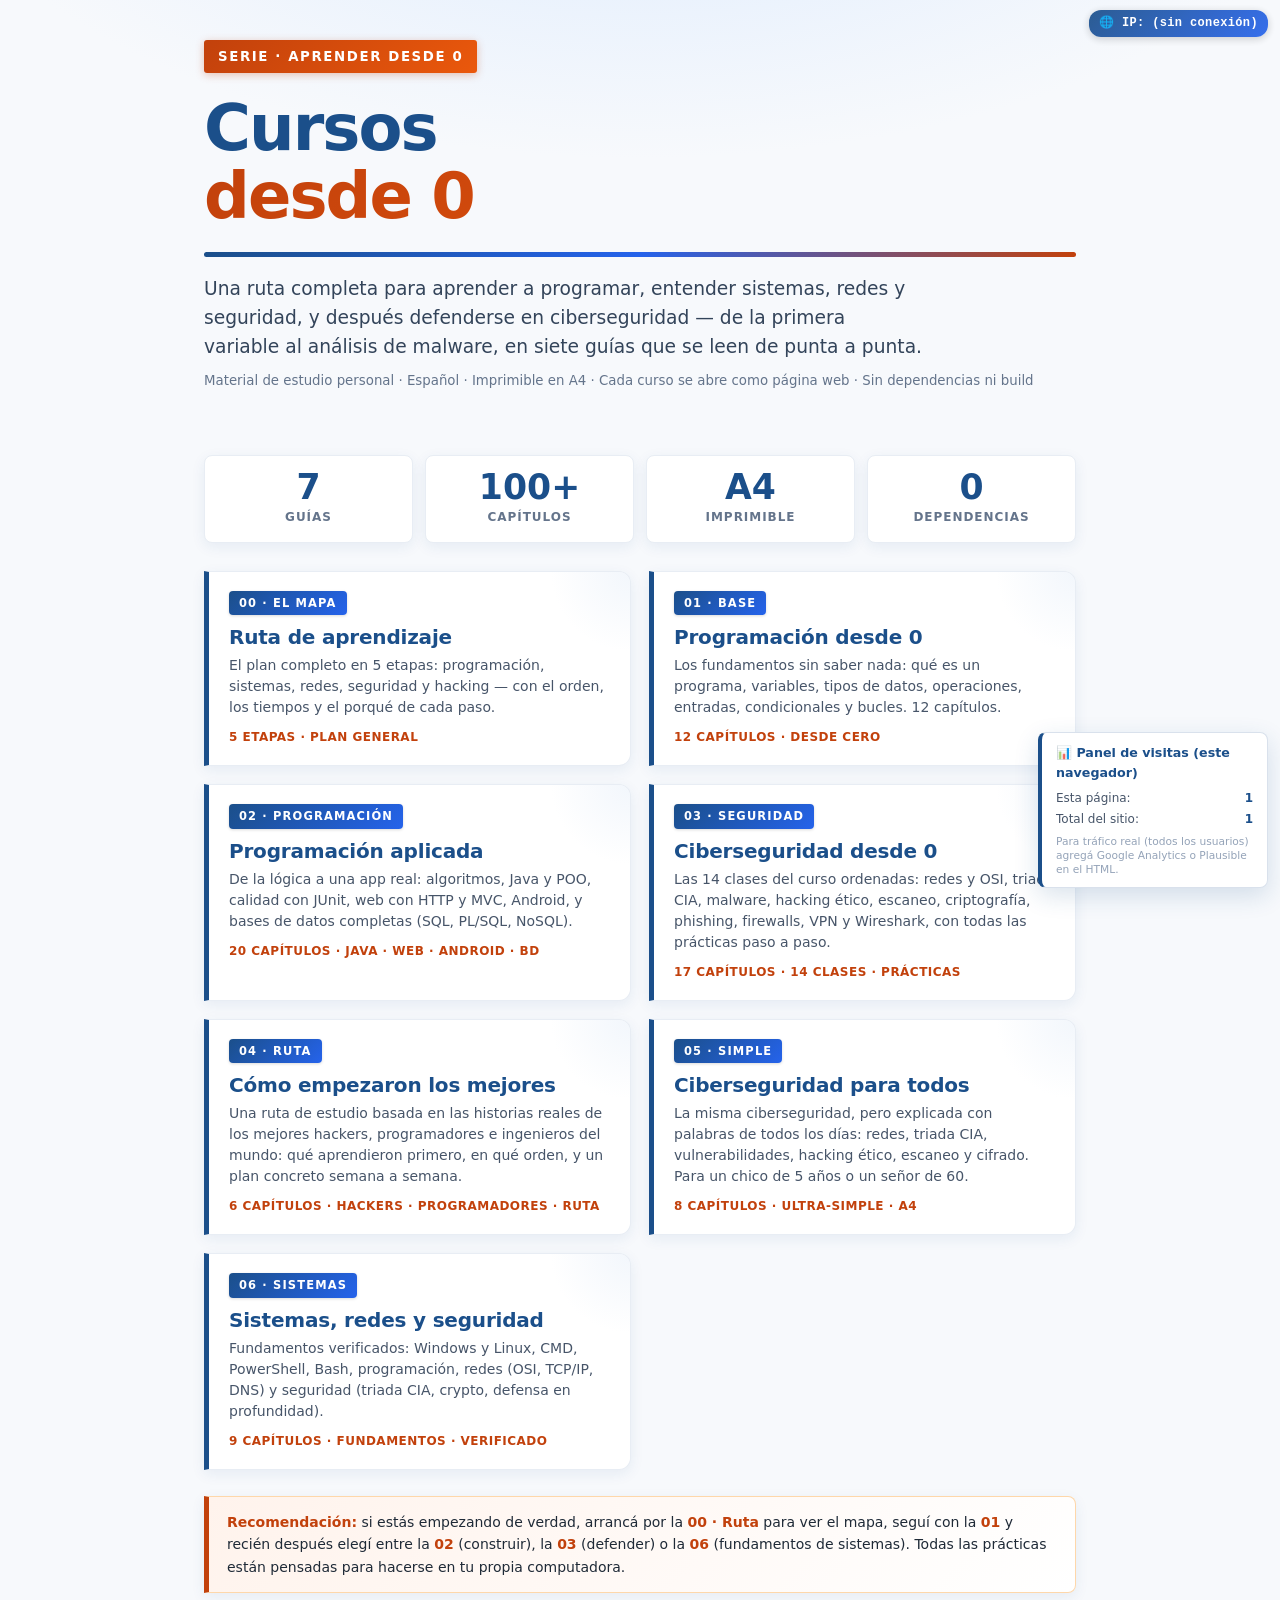
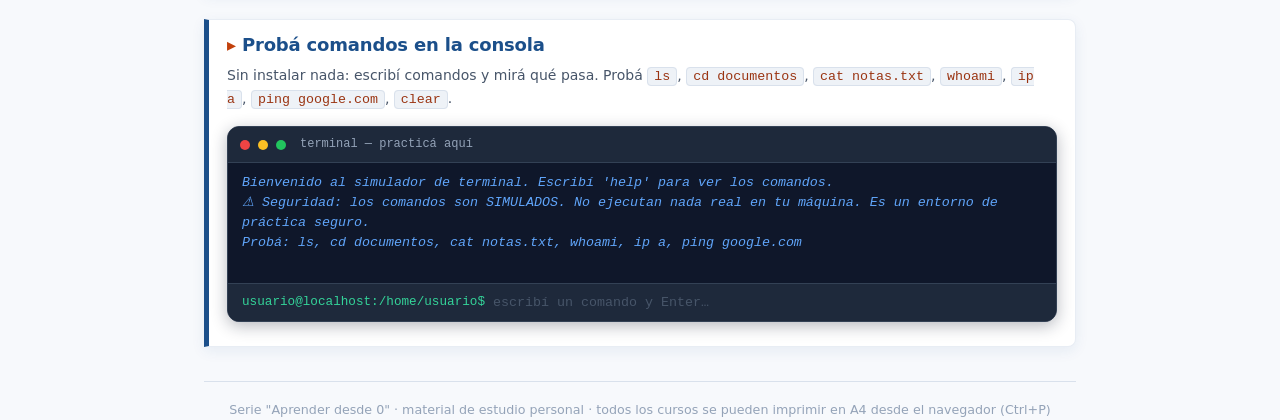
<file: index.html>
<!DOCTYPE html>
<html lang="es">
<head>
<meta charset="utf-8">
<meta http-equiv="Content-Security-Policy" content="default-src 'self'; script-src 'self'; style-src 'self' 'unsafe-inline'; img-src 'self' data:; connect-src 'self' https://api.ipify.org; font-src 'self' data:;">
<meta name="viewport" content="width=device-width, initial-scale=1">
<title>Aprender desde 0 — Cursos</title>
<link rel="stylesheet" href="styles.css">
<style>
  /* ---------- Landing-specific ---------- */
  body { background: radial-gradient(1200px 600px at 50% -10%, #dbeafe 0%, #f7f9fc 60%); }

  .hero {
    text-align: left; padding: 40px 0 20px;
    position: relative;
  }
  .hero .serie {
    display: inline-block; background: linear-gradient(135deg, var(--naranja), var(--naranja-vivo));
    color: #fff; font-size: 10pt; font-weight: 700; letter-spacing: .12em; text-transform: uppercase;
    padding: 6px 14px; border-radius: 3px; box-shadow: 0 2px 8px rgba(194,65,12,.3);
  }
  .hero h1 { font-size: 48pt; letter-spacing: -.03em; margin: 22px 0 0 0; line-height: 1.05; }
  .hero h1 span { color: var(--naranja); display: block; background: linear-gradient(135deg, var(--naranja), var(--naranja-vivo)); -webkit-background-clip: text; background-clip: text; -webkit-text-fill-color: transparent; }
  .hero .regla { height: 5px; background: linear-gradient(90deg, var(--azul), var(--azul-vivo), var(--naranja)); width: 100%; margin: 22px 0 18px 0; border-radius: 3px; }
  .hero .sub { font-size: 14pt; color: #33445a; line-height: 1.55; margin: 0 0 8px 0; max-width: 720px; }
  .hero .meta { font-size: 10pt; color: #64748b; margin: 0 0 26px 0; }

  .stats {
    display: grid; grid-template-columns: repeat(auto-fit, minmax(140px, 1fr));
    gap: 12px; margin: 18px 0 28px;
  }
  .stat {
    background: #fff; border: 1px solid var(--borde-suave); border-radius: var(--radio);
    padding: 14px 16px; text-align: center; box-shadow: var(--sombra);
    transition: transform .15s ease, box-shadow .15s ease;
  }
  .stat:hover { transform: translateY(-3px); box-shadow: var(--sombra-hover); }
  .stat .n { font-size: 26pt; font-weight: 800; color: var(--azul); line-height: 1; }
  .stat .l { font-size: 9pt; color: #64748b; text-transform: uppercase; letter-spacing: .08em; margin-top: 4px; font-weight: 600; }

  .grilla {
    display: grid; grid-template-columns: repeat(auto-fit, minmax(300px, 1fr));
    gap: 18px; margin-top: 10px;
  }
  .curso {
    display: block; text-decoration: none; background: #fff;
    border: 1px solid var(--borde-suave); border-left: 5px solid var(--azul);
    border-radius: 0 var(--radio-lg) var(--radio-lg) 0; padding: 18px 20px;
    box-shadow: var(--sombra);
    transition: transform .15s ease, box-shadow .15s ease, border-left-color .15s ease;
    position: relative; overflow: hidden;
  }
  .curso::before {
    content: ""; position: absolute; top: 0; right: 0; width: 80px; height: 80px;
    background: radial-gradient(circle at top right, var(--azul-humo), transparent 70%);
    opacity: .6; pointer-events: none;
  }
  .curso:hover { transform: translateY(-4px); box-shadow: var(--sombra-hover); border-left-color: var(--naranja); }
  .curso:hover .num { background: linear-gradient(135deg, var(--naranja), var(--naranja-vivo)); }
  .num {
    display: inline-block; font-size: 8.6pt; font-weight: 700; letter-spacing: .1em;
    text-transform: uppercase; color: #fff; background: linear-gradient(135deg, var(--azul), var(--azul-vivo));
    padding: 3px 10px; border-radius: 4px; margin-bottom: 10px; box-shadow: 0 1px 3px rgba(0,0,0,.15);
  }
  .curso h3 { font-size: 15pt; margin-bottom: 6px; color: var(--azul); }
  .curso p { font-size: 10.5pt; color: #475569; margin: 0 0 10px 0; line-height: 1.5; }
  .tags { font-size: 9pt; color: var(--naranja); font-weight: 700; letter-spacing: .04em; }

  .nota {
    background: linear-gradient(135deg, var(--naranja-humo), #fff);
    border: 1px solid #fed7aa; border-left: 5px solid var(--naranja);
    border-radius: 0 var(--radio) var(--radio) 0; padding: 14px 18px; margin-top: 26px;
    font-size: 10.5pt; box-shadow: var(--sombra);
  }
  .nota b { color: var(--naranja); }
  footer { font-size: 9.5pt; color: #94a3b8; text-align: center; margin-top: 34px; padding-top: 18px; border-top: 1px solid var(--borde); }

  @media (max-width: 600px) {
    .hero h1 { font-size: 32pt; }
    .hero .sub { font-size: 12.5pt; }
    .stats { grid-template-columns: repeat(2, 1fr); }
    .grilla { grid-template-columns: 1fr; }
  }
</style>
</head>
<body>
<div class="envoltura">

  <div class="hero">
    <div class="serie">Serie · Aprender desde 0</div>
    <h1>Cursos <span>desde 0</span></h1>
    <div class="regla"></div>
    <p class="sub">Una ruta completa para aprender a programar, entender sistemas, redes y seguridad, y después defenderse en ciberseguridad — de la primera variable al análisis de malware, en siete guías que se leen de punta a punta.</p>
    <p class="meta">Material de estudio personal · Español · Imprimible en A4 · Cada curso se abre como página web · Sin dependencias ni build</p>
  </div>

  <div class="stats">
    <div class="stat"><div class="n">7</div><div class="l">Guías</div></div>
    <div class="stat"><div class="n">100+</div><div class="l">Capítulos</div></div>
    <div class="stat"><div class="n">A4</div><div class="l">Imprimible</div></div>
    <div class="stat"><div class="n">0</div><div class="l">Dependencias</div></div>
  </div>

  <div class="grilla">
    <a class="curso" href="00-ruta-aprendizaje.html">
      <span class="num">00 · El mapa</span>
      <h3>Ruta de aprendizaje</h3>
      <p>El plan completo en 5 etapas: programación, sistemas, redes, seguridad y hacking — con el orden, los tiempos y el porqué de cada paso.</p>
      <div class="tags">5 ETAPAS · PLAN GENERAL</div>
    </a>

    <a class="curso" href="01-programacion-desde-0.html">
      <span class="num">01 · Base</span>
      <h3>Programación desde 0</h3>
      <p>Los fundamentos sin saber nada: qué es un programa, variables, tipos de datos, operaciones, entradas, condicionales y bucles. 12 capítulos.</p>
      <div class="tags">12 CAPÍTULOS · DESDE CERO</div>
    </a>

    <a class="curso" href="02-programacion-teclab.html">
      <span class="num">02 · Programación</span>
      <h3>Programación aplicada</h3>
      <p>De la lógica a una app real: algoritmos, Java y POO, calidad con JUnit, web con HTTP y MVC, Android, y bases de datos completas (SQL, PL/SQL, NoSQL).</p>
      <div class="tags">20 CAPÍTULOS · JAVA · WEB · ANDROID · BD</div>
    </a>

    <a class="curso" href="03-ciberseguridad-desde-0.html">
      <span class="num">03 · Seguridad</span>
      <h3>Ciberseguridad desde 0</h3>
      <p>Las 14 clases del curso ordenadas: redes y OSI, triada CIA, malware, hacking ético, escaneo, criptografía, phishing, firewalls, VPN y Wireshark, con todas las prácticas paso a paso.</p>
      <div class="tags">17 CAPÍTULOS · 14 CLASES · PRÁCTICAS</div>
    </a>

    <a class="curso" href="04-ruta-como-los-mejores.html">
      <span class="num">04 · Ruta</span>
      <h3>Cómo empezaron los mejores</h3>
      <p>Una ruta de estudio basada en las historias reales de los mejores hackers, programadores e ingenieros del mundo: qué aprendieron primero, en qué orden, y un plan concreto semana a semana.</p>
      <div class="tags">6 CAPÍTULOS · HACKERS · PROGRAMADORES · RUTA</div>
    </a>

    <a class="curso" href="05-ciberseguridad-para-todos.html">
      <span class="num">05 · Simple</span>
      <h3>Ciberseguridad para todos</h3>
      <p>La misma ciberseguridad, pero explicada con palabras de todos los días: redes, triada CIA, vulnerabilidades, hacking ético, escaneo y cifrado. Para un chico de 5 años o un señor de 60.</p>
      <div class="tags">8 CAPÍTULOS · ULTRA-SIMPLE · A4</div>
    </a>

    <a class="curso" href="06-sistemas-redes-seguridad.html">
      <span class="num">06 · Sistemas</span>
      <h3>Sistemas, redes y seguridad</h3>
      <p>Fundamentos verificados: Windows y Linux, CMD, PowerShell, Bash, programación, redes (OSI, TCP/IP, DNS) y seguridad (triada CIA, crypto, defensa en profundidad).</p>
      <div class="tags">9 CAPÍTULOS · FUNDAMENTOS · VERIFICADO</div>
    </a>
  </div>

  <div class="nota">
    <b>Recomendación:</b> si estás empezando de verdad, arrancá por la <b>00 · Ruta</b> para ver el mapa, seguí con la <b>01</b> y recién después elegí entre la <b>02</b> (construir), la <b>03</b> (defender) o la <b>06</b> (fundamentos de sistemas). Todas las prácticas están pensadas para hacerse en tu propia computadora.
  </div>

  <div class="bloque" style="margin-top:26px;">
    <h3>Probá comandos en la consola</h3>
    <p style="font-size:10.5pt; color:#475569;">Sin instalar nada: escribí comandos y mirá qué pasa. Probá <code>ls</code>, <code>cd documentos</code>, <code>cat notas.txt</code>, <code>whoami</code>, <code>ip a</code>, <code>ping google.com</code>, <code>clear</code>.</p>
    <div data-console id="console-index"></div>
  </div>

  <footer>Serie "Aprender desde 0" · material de estudio personal · todos los cursos se pueden imprimir en A4 desde el navegador (Ctrl+P)</footer>
</div>
<script src="script.js" defer></script>
</body>
</html>
</file>
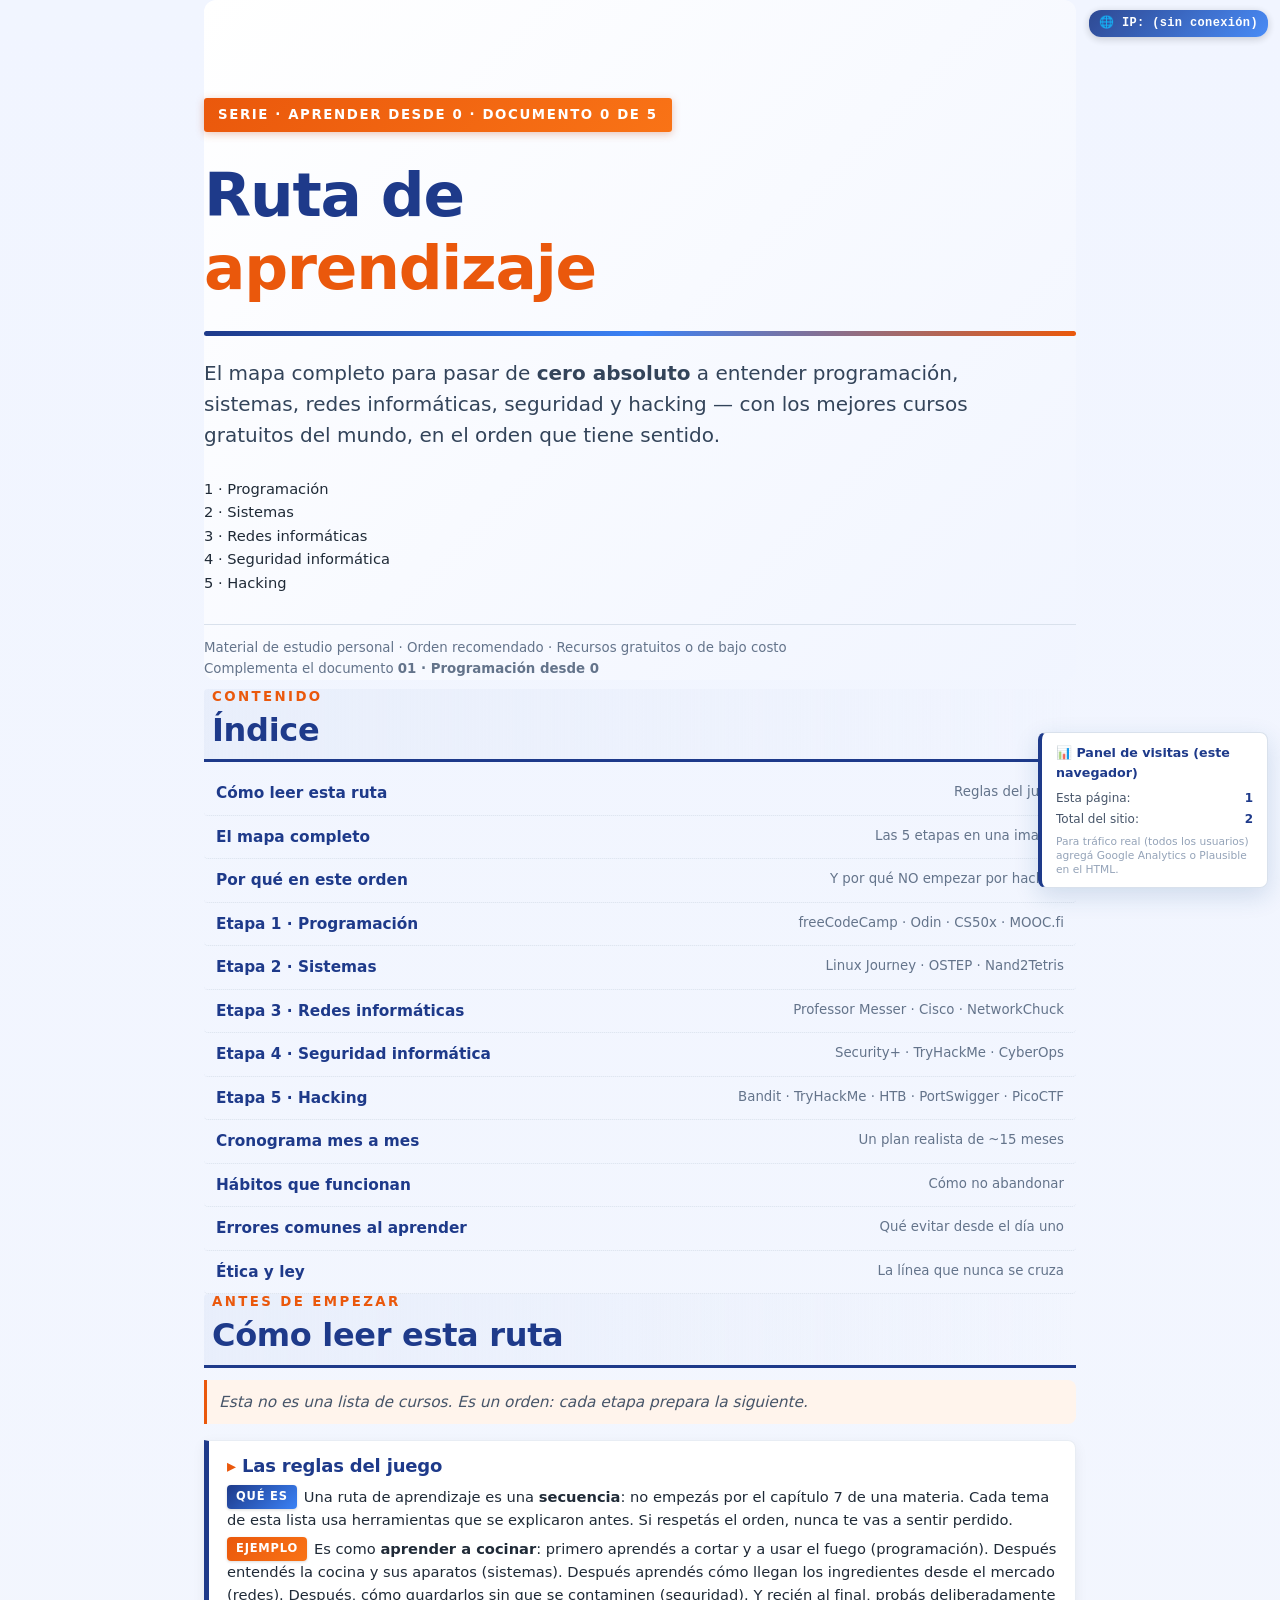
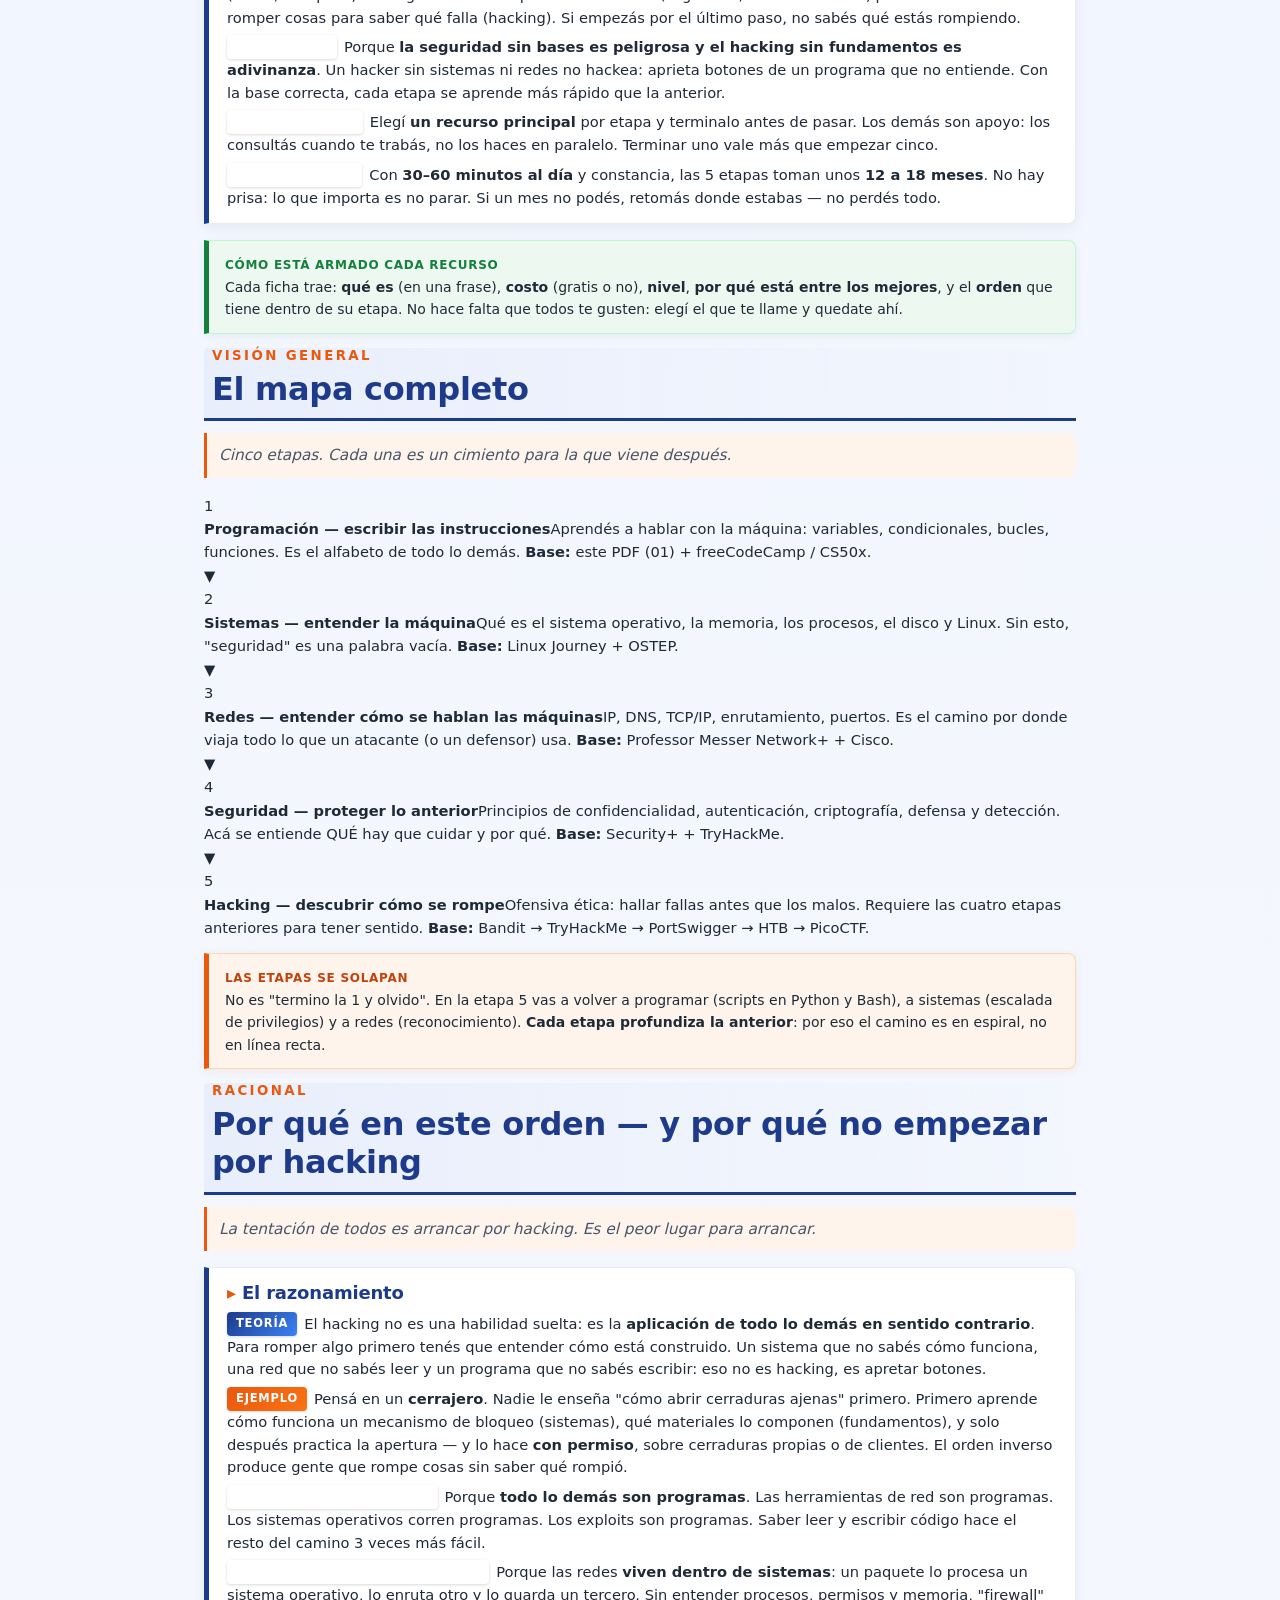
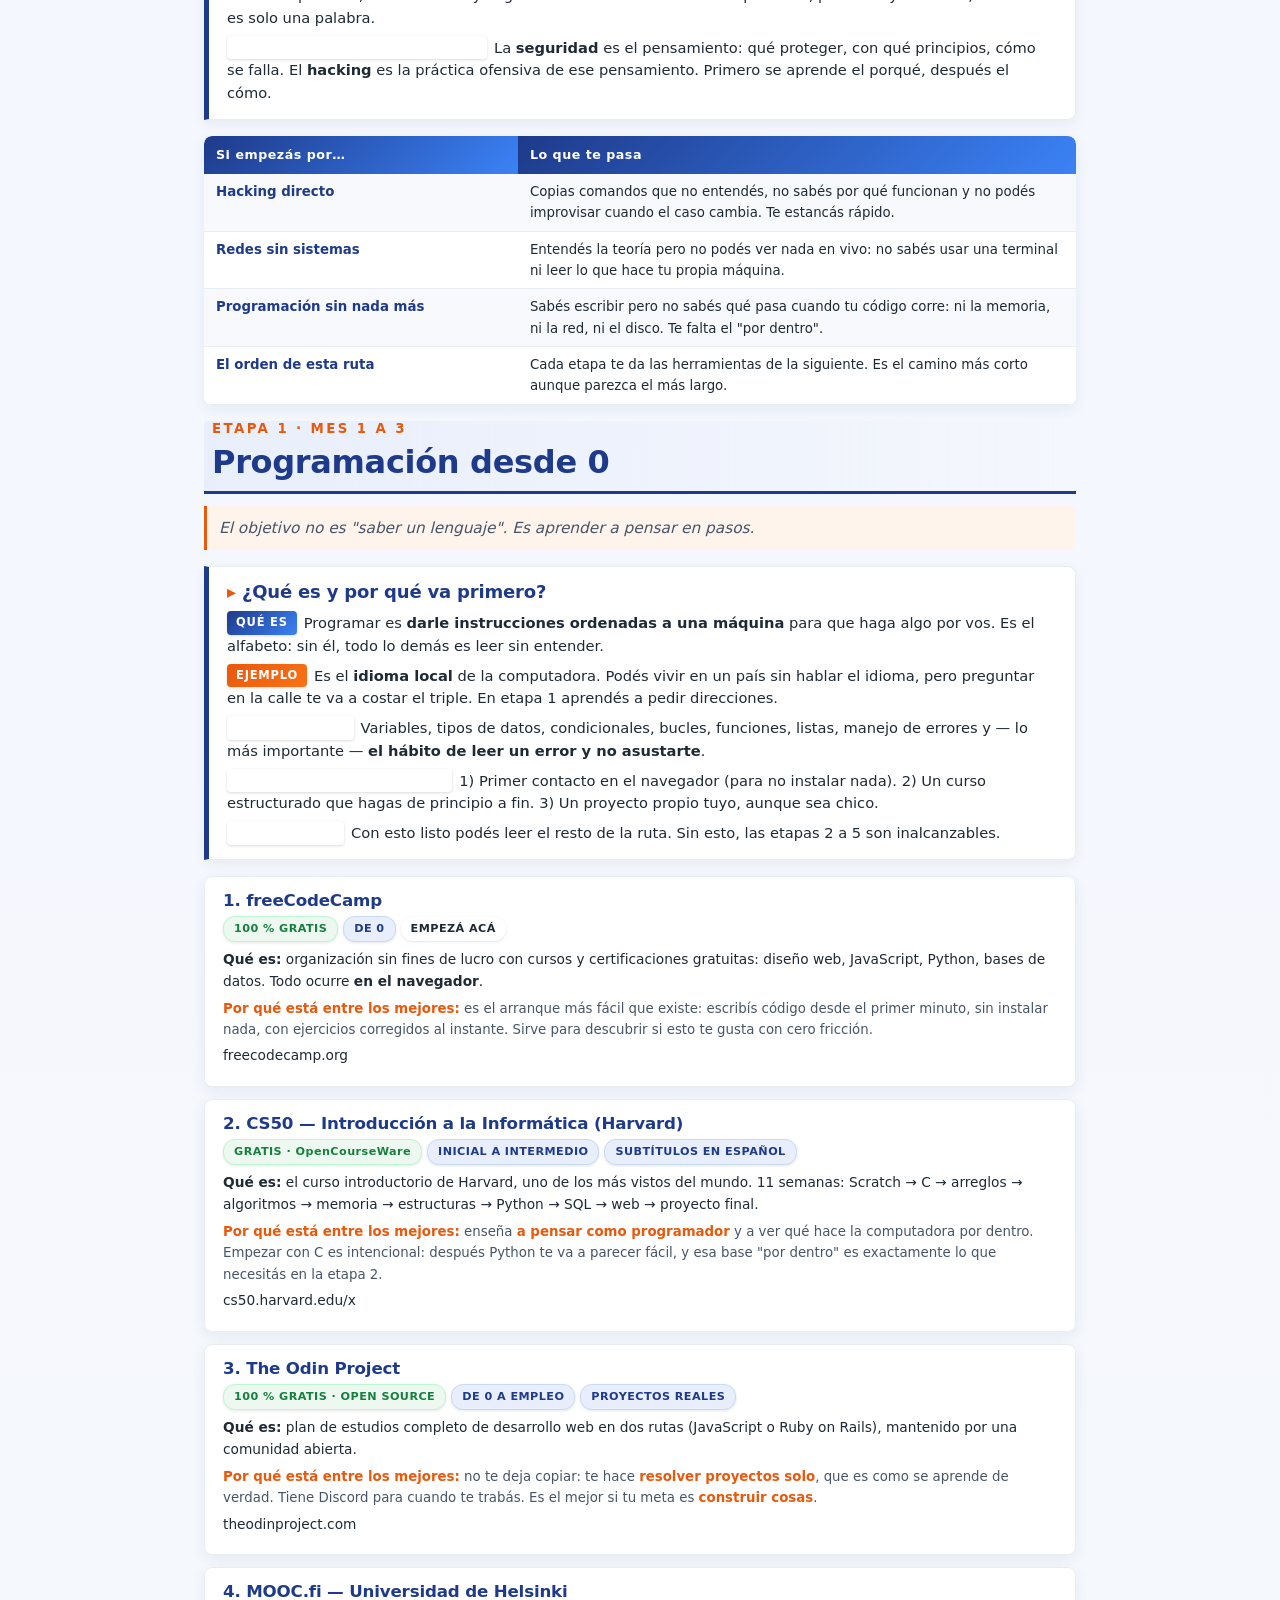
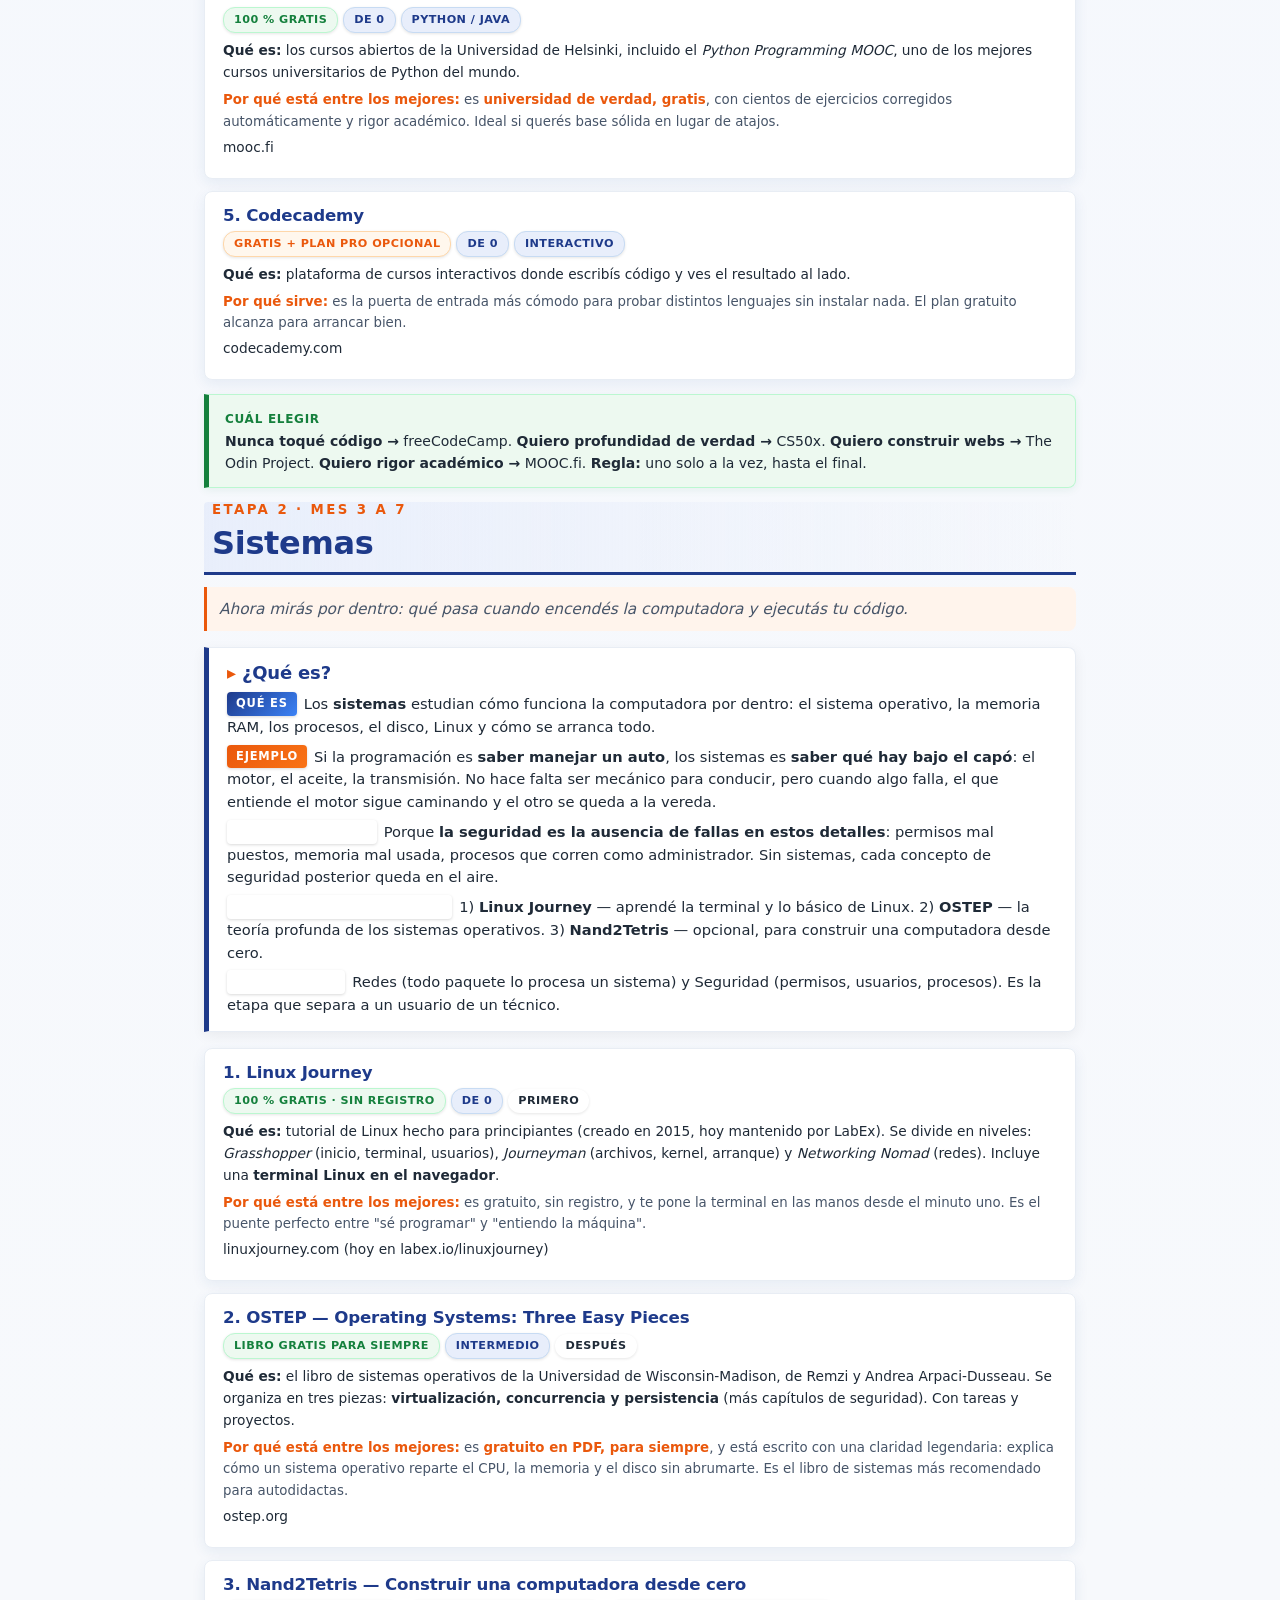
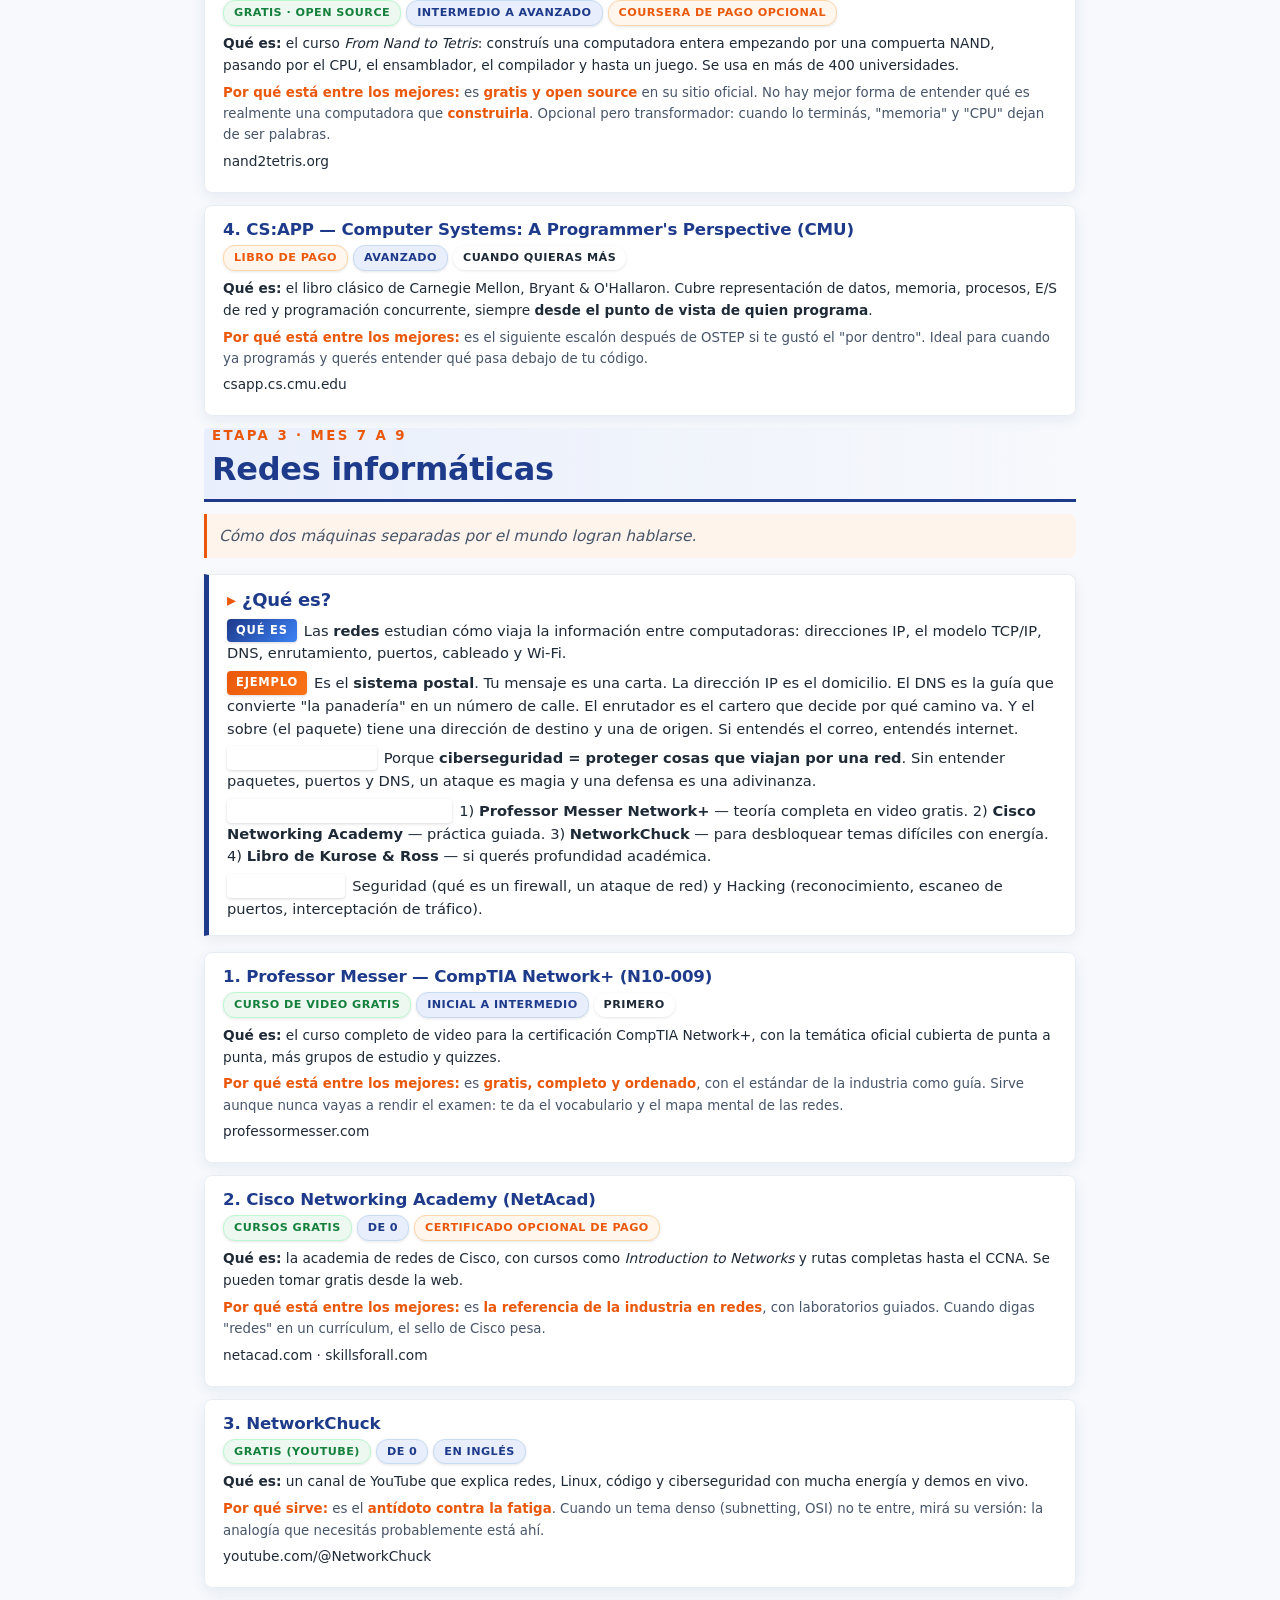
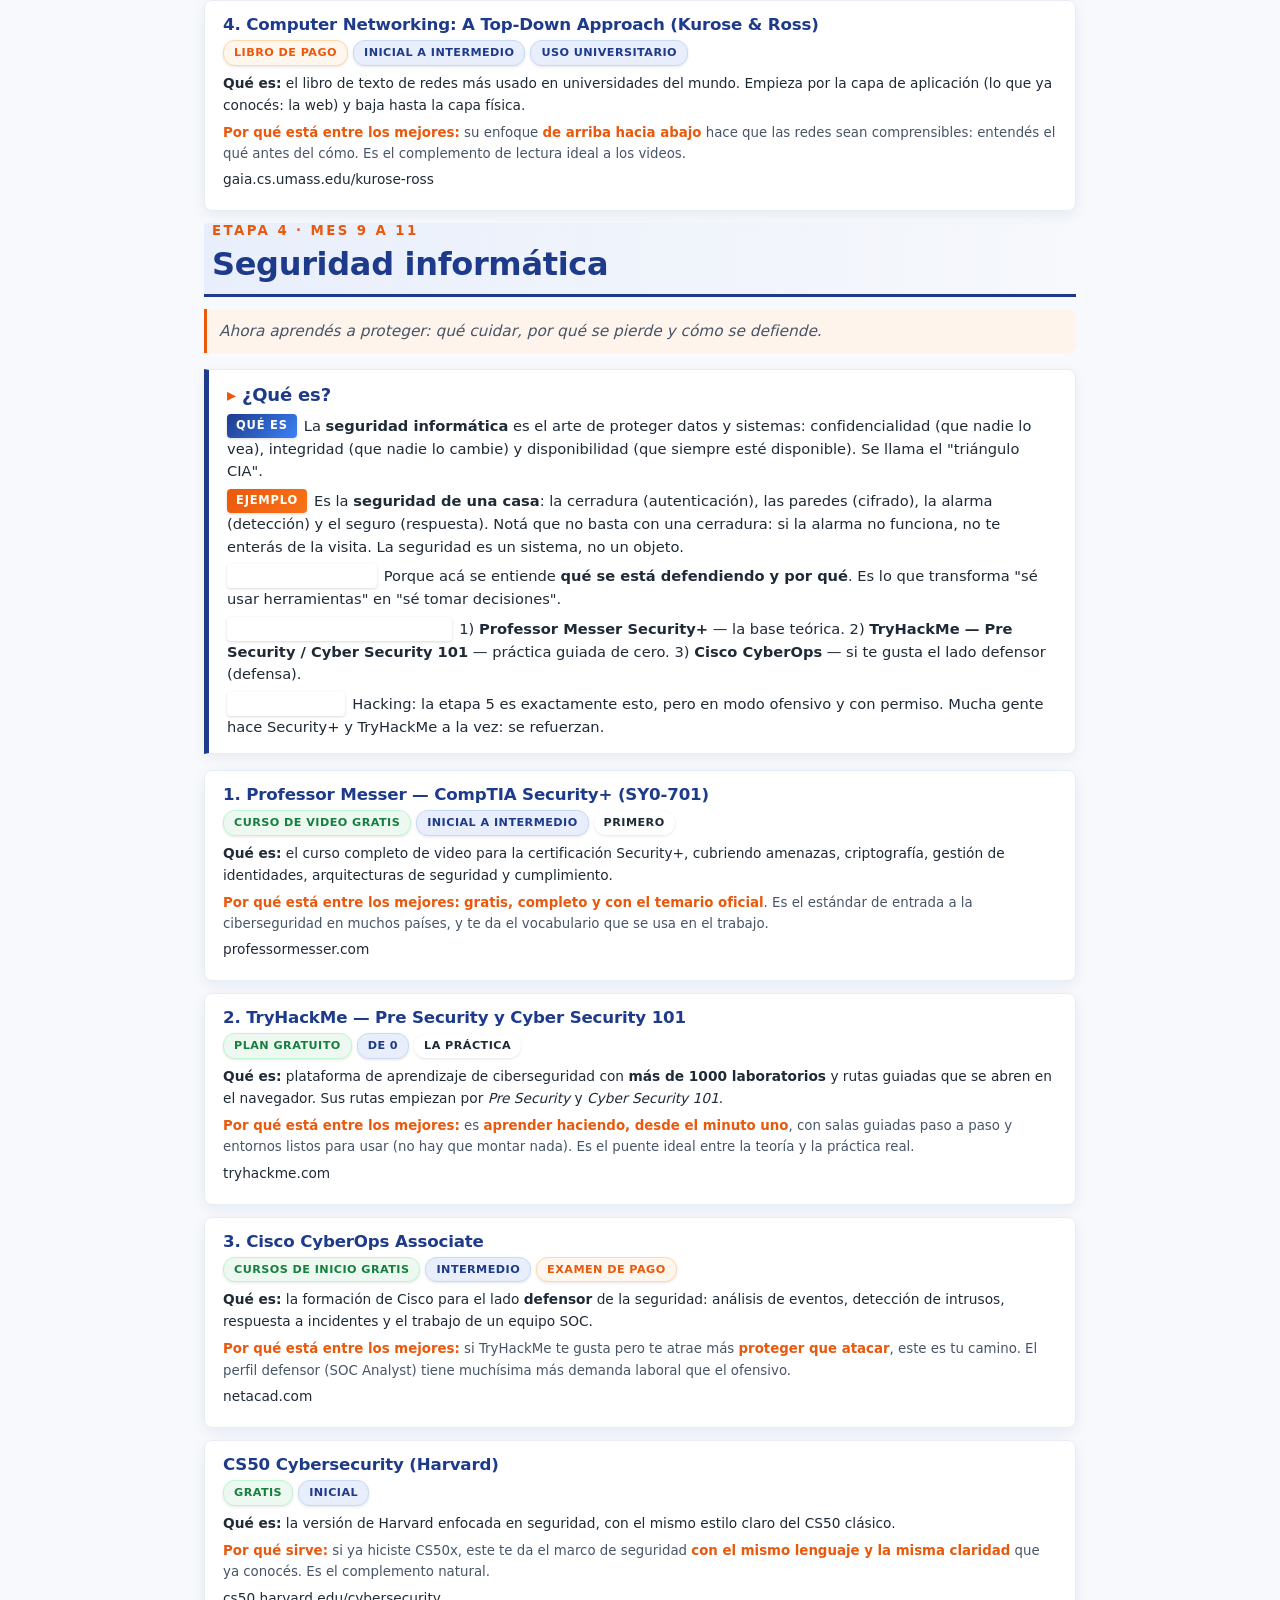
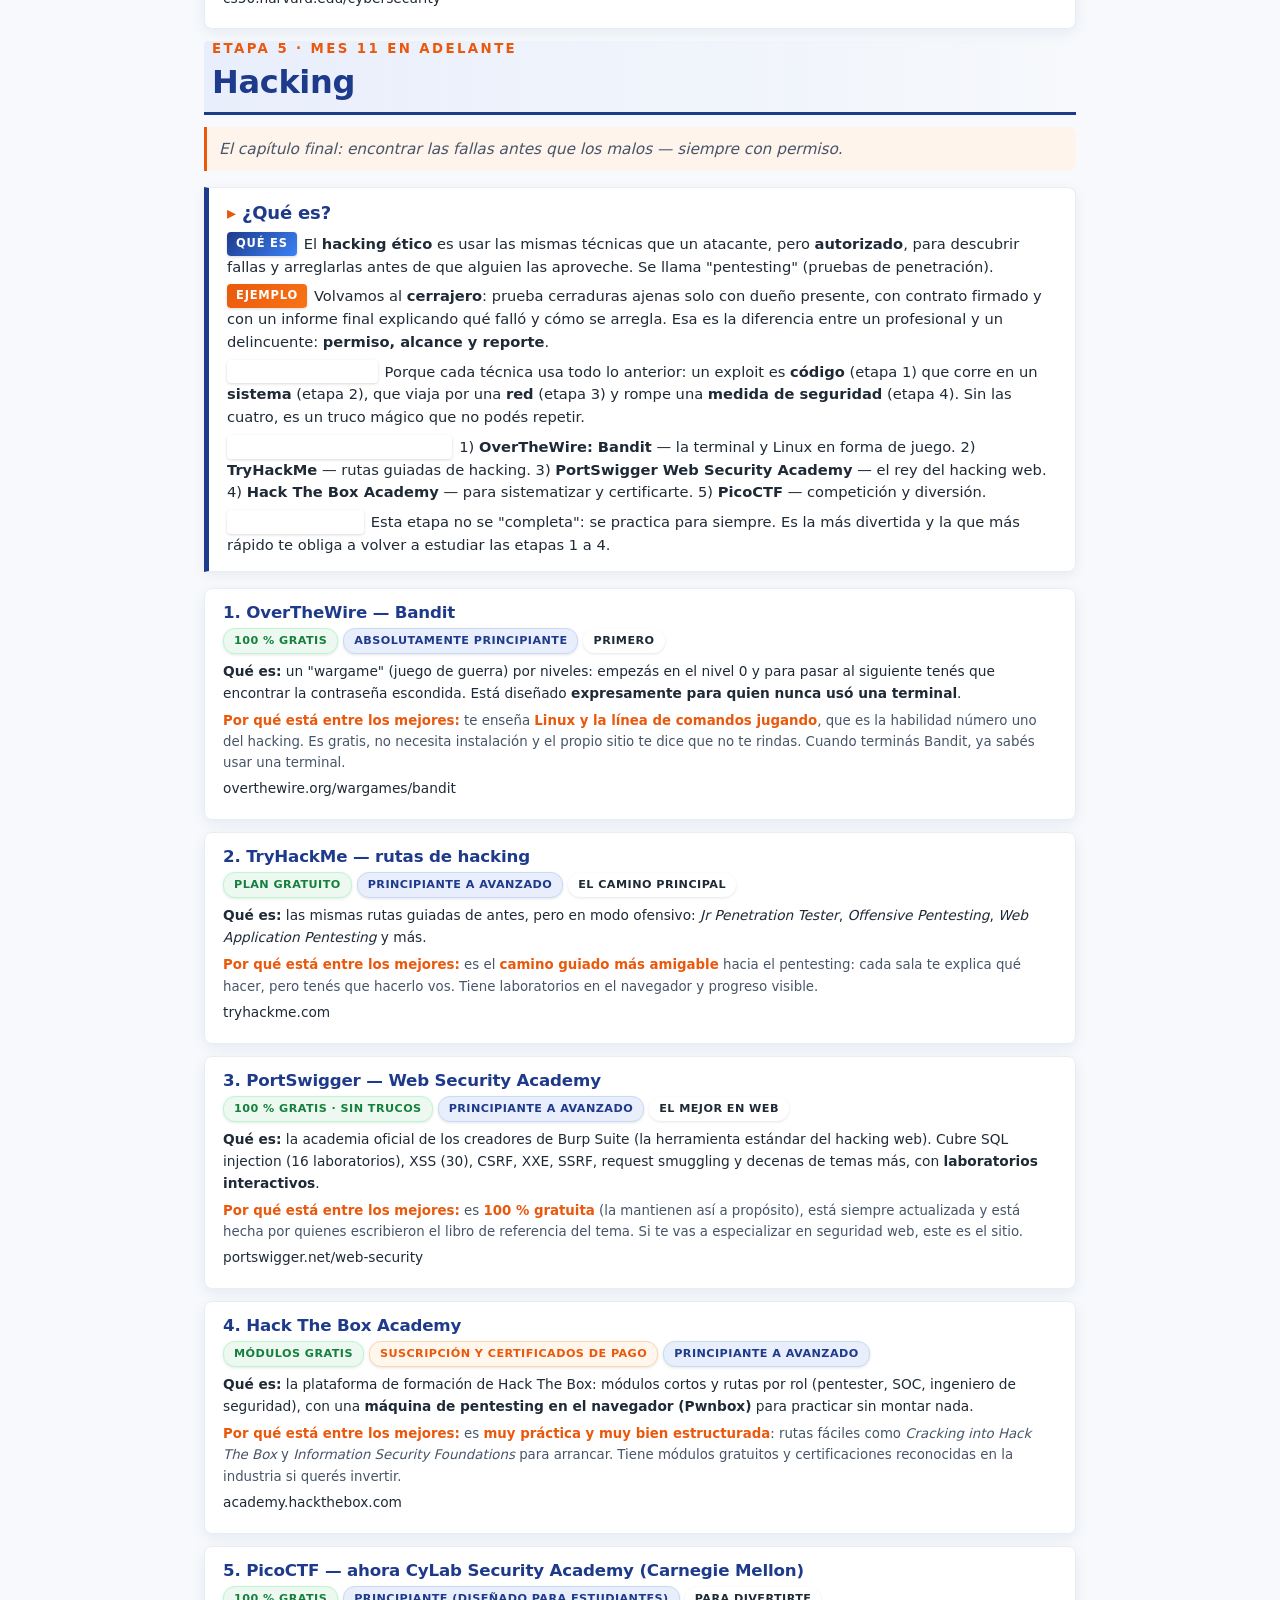
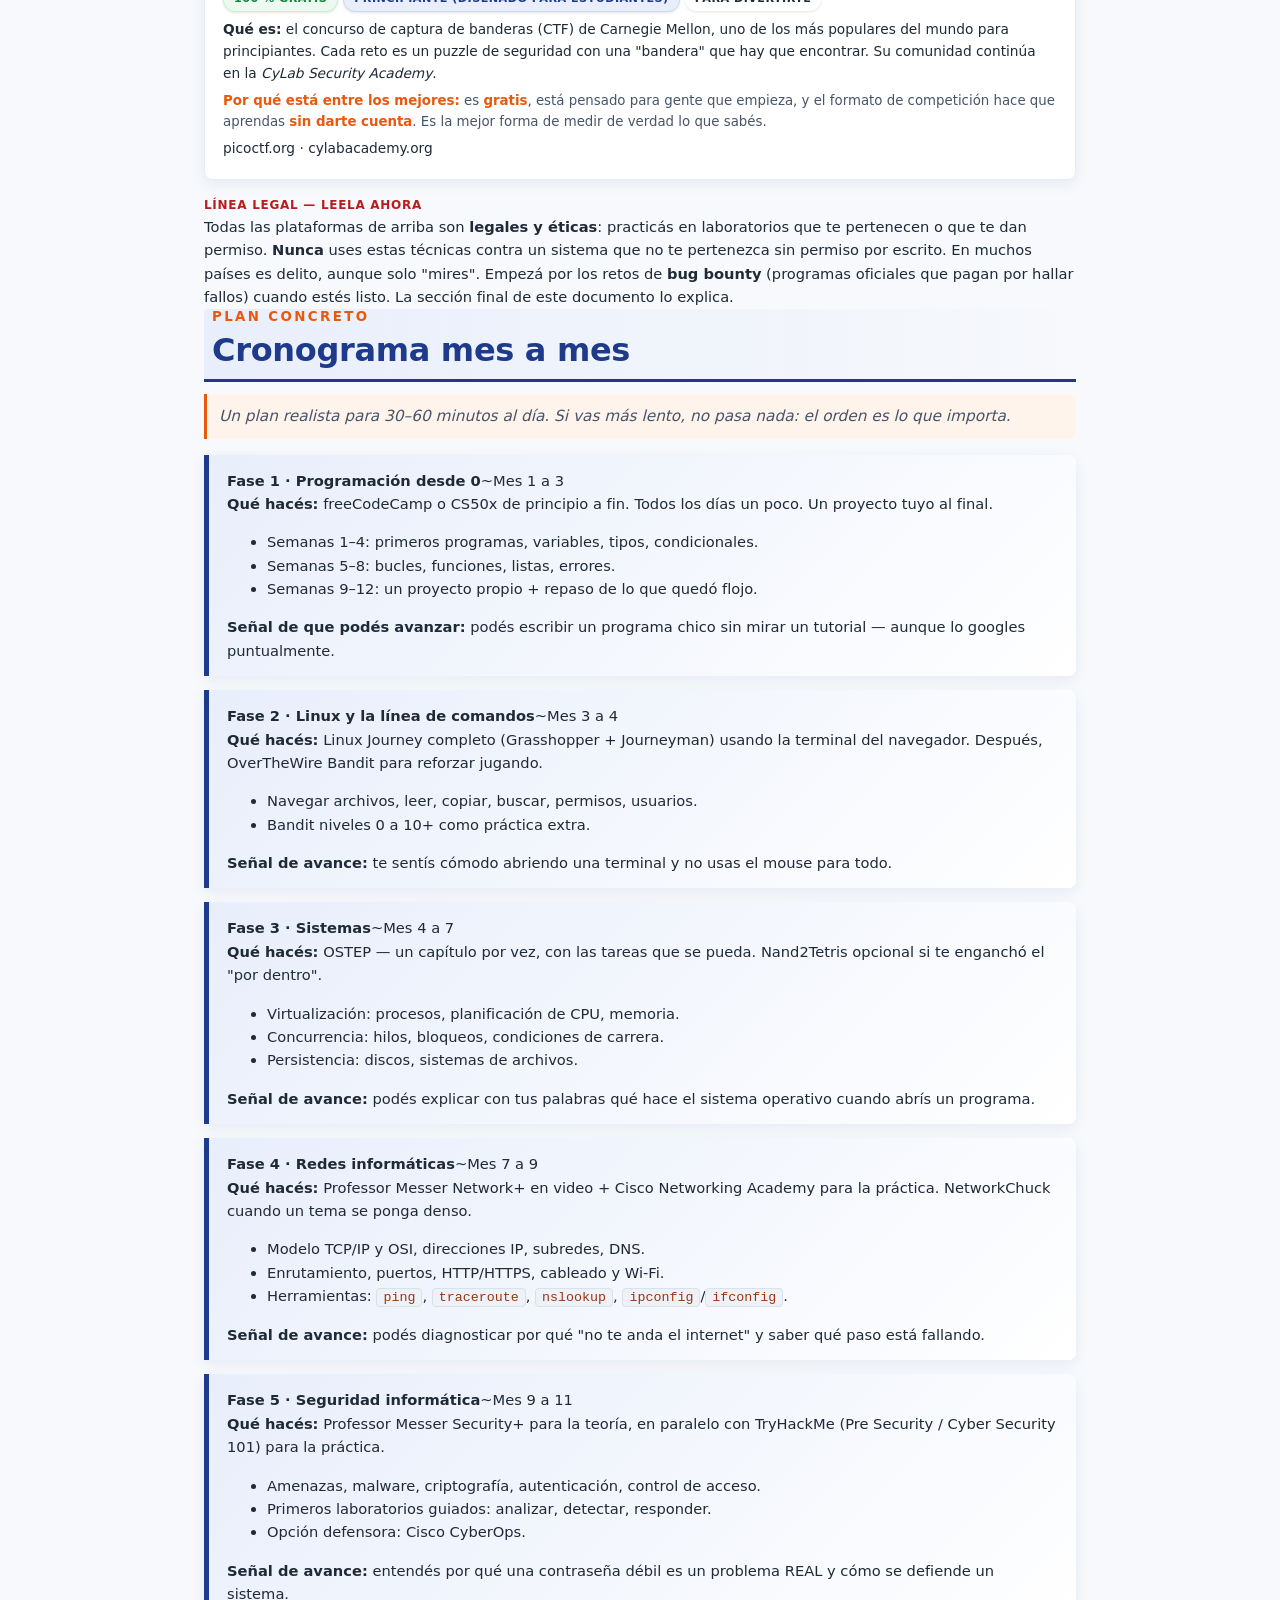
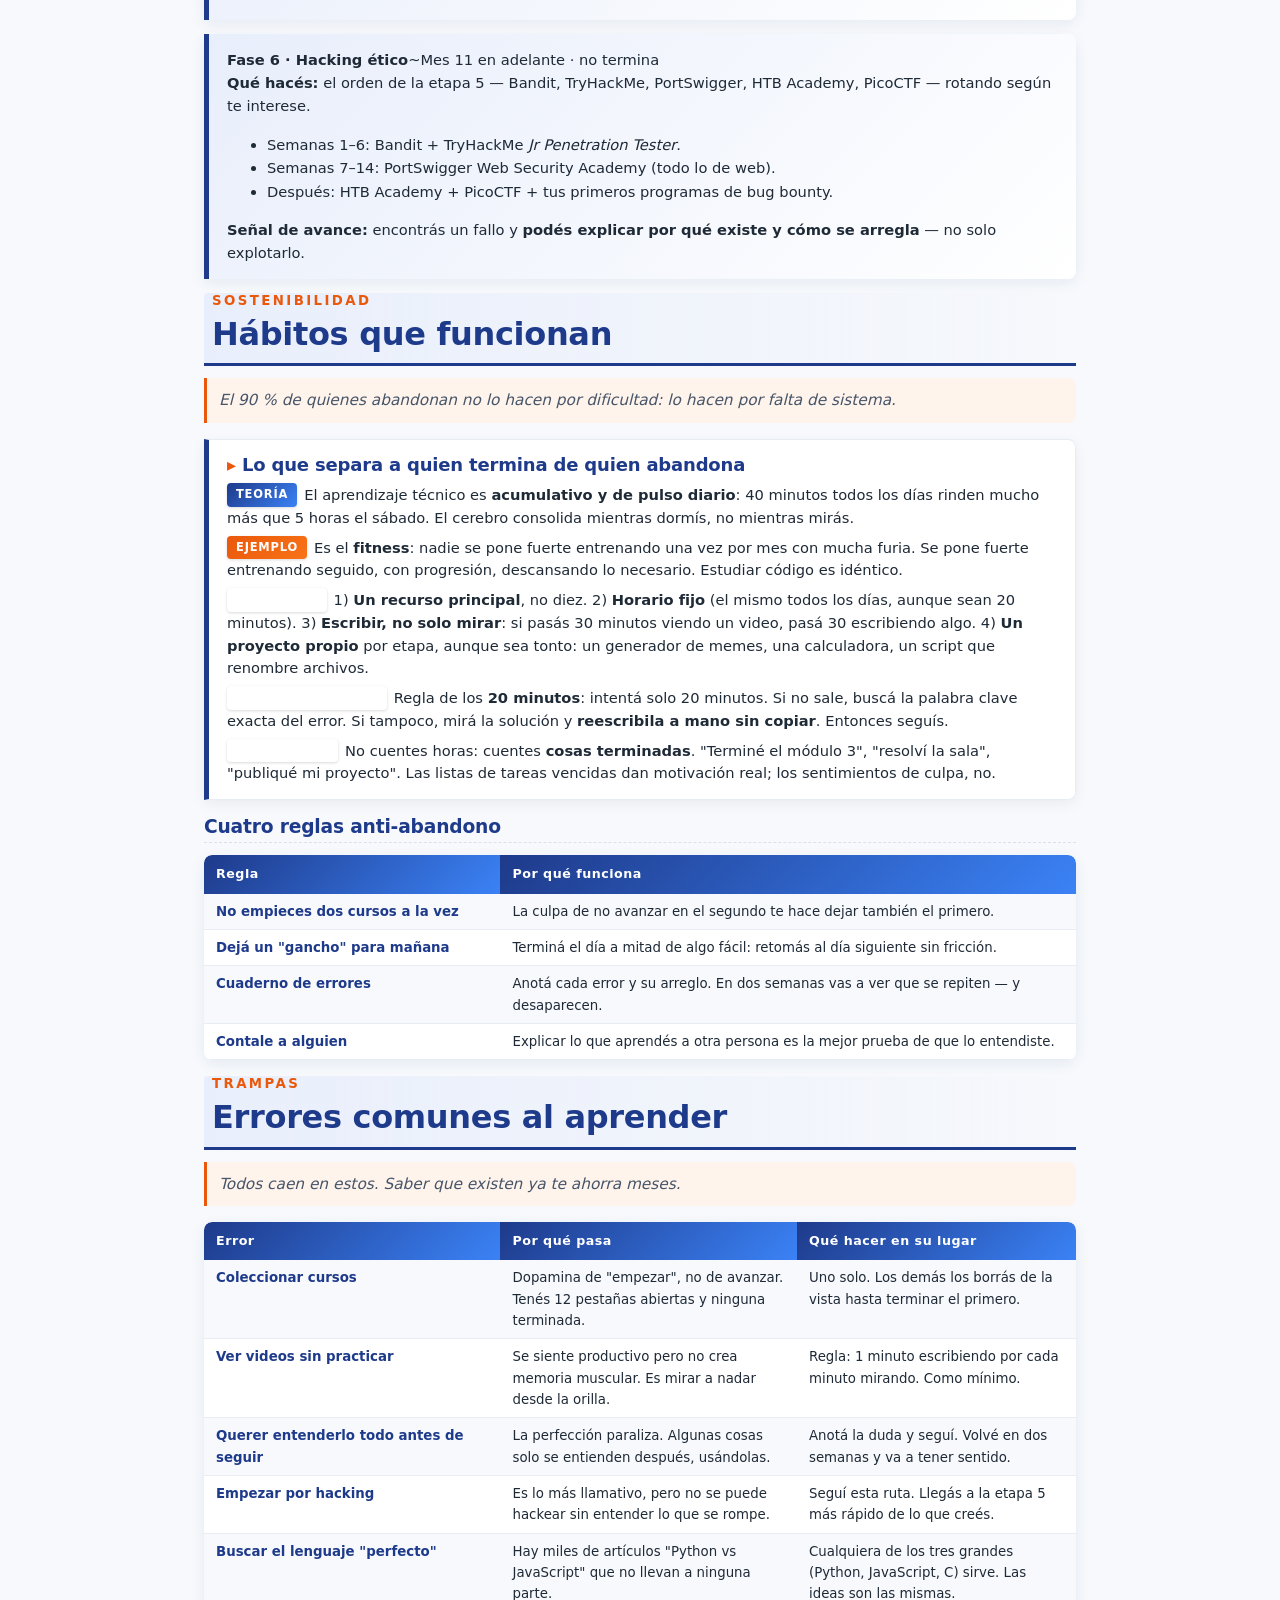
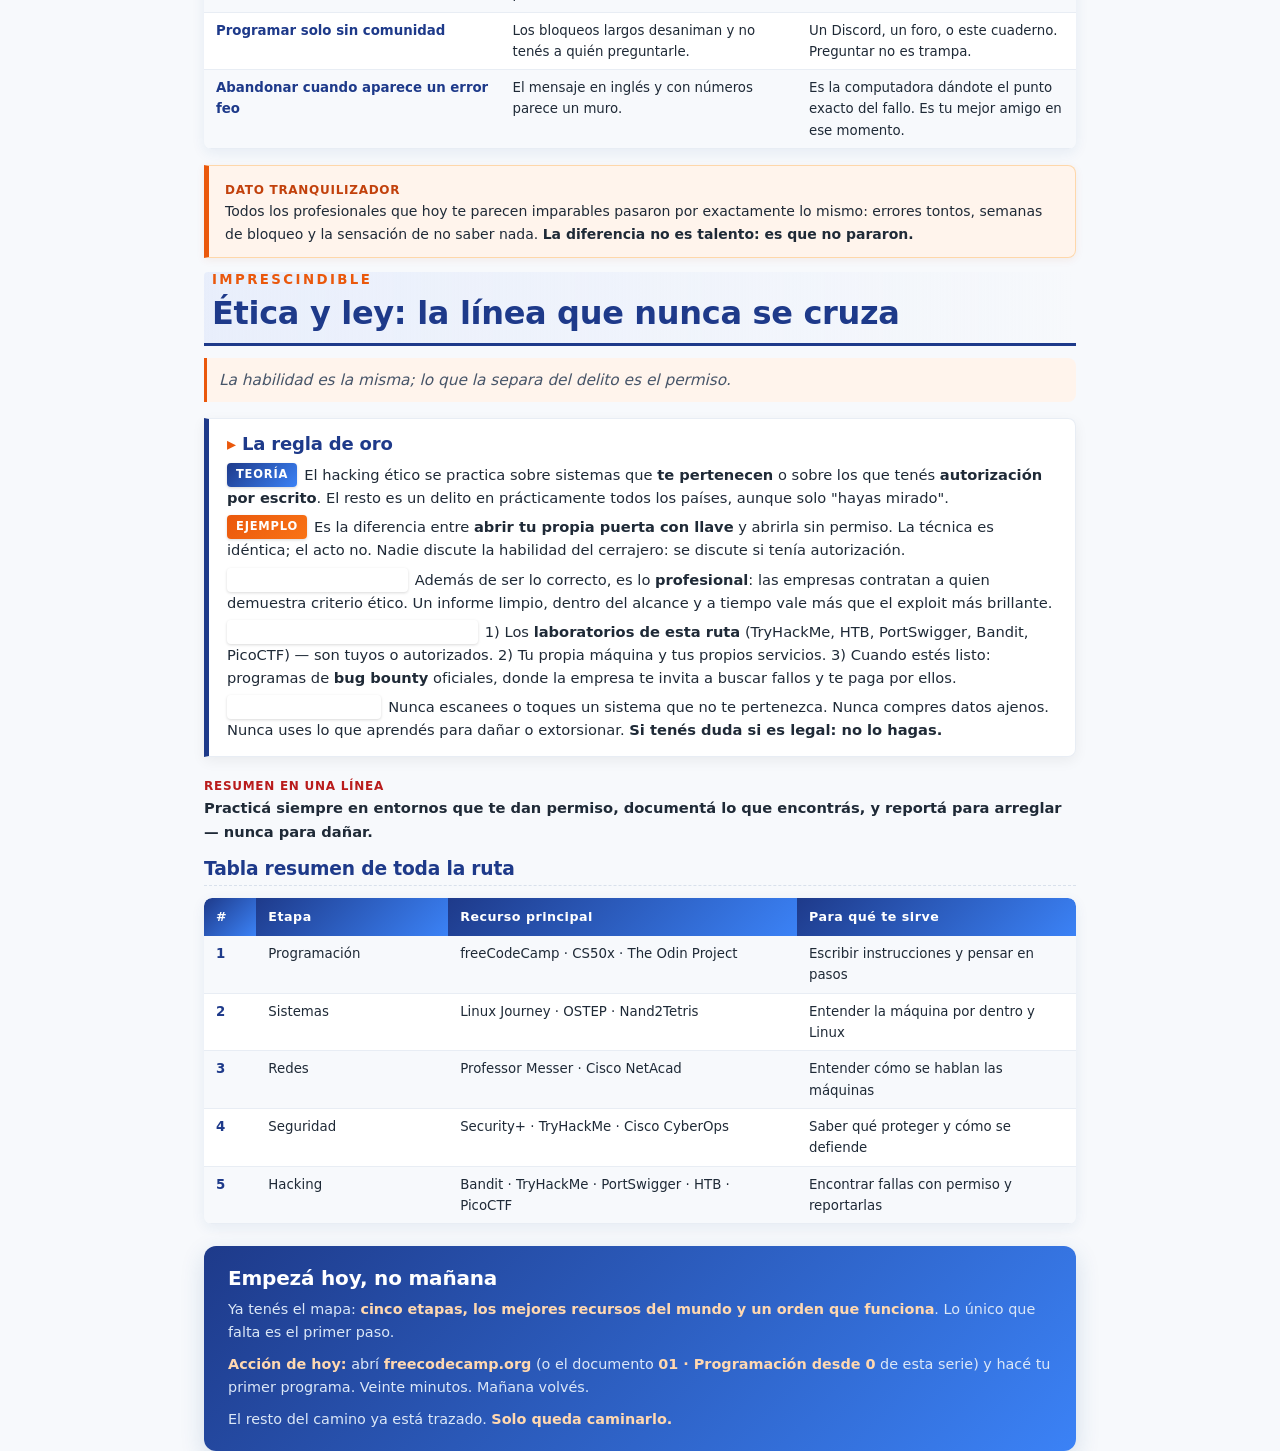
<file: 00-ruta-aprendizaje.html>
<!DOCTYPE html>
<html lang="es">
<head>
<meta charset="utf-8">
<title>Ruta de aprendizaje desde 0</title>
<link rel="stylesheet" href="styles.css">
</head>
<body class="theme-00">

<!-- ==================== PORTADA ==================== -->
<section class="portada">
  <div class="serie">Serie · Aprender desde 0 · Documento 0 de 5</div>
  <h1>Ruta de <span>aprendizaje</span></h1>
  <div class="regla"></div>
  <p class="sub">El mapa completo para pasar de <b>cero absoluto</b> a entender programación, sistemas, redes informáticas, seguridad y hacking — con los mejores cursos gratuitos del mundo, en el orden que tiene sentido.</p>

  <div class="temas">
    <div class="tema">1 · Programación</div>
    <div class="tema">2 · Sistemas</div>
    <div class="tema">3 · Redes informáticas</div>
    <div class="tema">4 · Seguridad informática</div>
    <div class="tema">5 · Hacking</div>
  </div>

  <p class="meta">Material de estudio personal · Orden recomendado · Recursos gratuitos o de bajo costo<br>Complementa el documento <b>01 · Programación desde 0</b></p>
</section>

<!-- ==================== ÍNDICE ==================== -->
<section class="cap indice">
  <h2><span class="num">Contenido</span>Índice</h2>
  <ul>
    <li><span class="t">Cómo leer esta ruta</span><span class="d">Reglas del juego</span></li>
    <li><span class="t">El mapa completo</span><span class="d">Las 5 etapas en una imagen</span></li>
    <li><span class="t">Por qué en este orden</span><span class="d">Y por qué NO empezar por hacking</span></li>
    <li><span class="t">Etapa 1 · Programación</span><span class="d">freeCodeCamp · Odin · CS50x · MOOC.fi</span></li>
    <li><span class="t">Etapa 2 · Sistemas</span><span class="d">Linux Journey · OSTEP · Nand2Tetris</span></li>
    <li><span class="t">Etapa 3 · Redes informáticas</span><span class="d">Professor Messer · Cisco · NetworkChuck</span></li>
    <li><span class="t">Etapa 4 · Seguridad informática</span><span class="d">Security+ · TryHackMe · CyberOps</span></li>
    <li><span class="t">Etapa 5 · Hacking</span><span class="d">Bandit · TryHackMe · HTB · PortSwigger · PicoCTF</span></li>
    <li><span class="t">Cronograma mes a mes</span><span class="d">Un plan realista de ~15 meses</span></li>
    <li><span class="t">Hábitos que funcionan</span><span class="d">Cómo no abandonar</span></li>
    <li><span class="t">Errores comunes al aprender</span><span class="d">Qué evitar desde el día uno</span></li>
    <li><span class="t">Ética y ley</span><span class="d">La línea que nunca se cruza</span></li>
  </ul>
</section>

<!-- ==================== CÓMO LEER ==================== -->
<section class="cap">
  <h2><span class="num">Antes de empezar</span>Cómo leer esta ruta</h2>
  <p class="promesa">Esta no es una lista de cursos. Es un orden: cada etapa prepara la siguiente.</p>

  <div class="bloque">
    <h3>Las reglas del juego</h3>
    <div class="fila"><span class="lbl teoria">Qué es</span>Una ruta de aprendizaje es una <b>secuencia</b>: no empezás por el capítulo 7 de una materia. Cada tema de esta lista usa herramientas que se explicaron antes. Si respetás el orden, nunca te vas a sentir perdido.</div>
    <div class="fila"><span class="lbl ejemplo">Ejemplo</span>Es como <b>aprender a cocinar</b>: primero aprendés a cortar y a usar el fuego (programación). Después entendés la cocina y sus aparatos (sistemas). Después aprendés cómo llegan los ingredientes desde el mercado (redes). Después, cómo guardarlos sin que se contaminen (seguridad). Y recién al final, probás deliberadamente romper cosas para saber qué falla (hacking). Si empezás por el último paso, no sabés qué estás rompiendo.</div>
    <div class="fila"><span class="lbl porque">Por qué así</span>Porque <b>la seguridad sin bases es peligrosa y el hacking sin fundamentos es adivinanza</b>. Un hacker sin sistemas ni redes no hackea: aprieta botones de un programa que no entiende. Con la base correcta, cada etapa se aprende más rápido que la anterior.</div>
    <div class="fila"><span class="lbl orden">Cómo seguirla</span>Elegí <b>un recurso principal</b> por etapa y terminalo antes de pasar. Los demás son apoyo: los consultás cuando te trabás, no los haces en paralelo. Terminar uno vale más que empezar cinco.</div>
    <div class="fila"><span class="lbl conecta">Cuánto tiempo</span>Con <b>30–60 minutos al día</b> y constancia, las 5 etapas toman unos <b>12 a 18 meses</b>. No hay prisa: lo que importa es no parar. Si un mes no podés, retomás donde estabas — no perdés todo.</div>
  </div>

  <div class="aviso">
    <span class="b t" style="color:#15803d;font-weight:700;text-transform:uppercase;letter-spacing:.06em;font-size:9pt;">Cómo está armado cada recurso</span><br>
    Cada ficha trae: <b>qué es</b> (en una frase), <b>costo</b> (gratis o no), <b>nivel</b>, <b>por qué está entre los mejores</b>, y el <b>orden</b> que tiene dentro de su etapa. No hace falta que todos te gusten: elegí el que te llame y quedate ahí.
  </div>
</section>

<!-- ==================== MAPA ==================== -->
<section class="cap">
  <h2><span class="num">Visión general</span>El mapa completo</h2>
  <p class="promesa">Cinco etapas. Cada una es un cimiento para la que viene después.</p>

  <div class="mapa">
    <div class="paso">
      <div class="nro">1</div>
      <div class="txt"><b>Programación — escribir las instrucciones</b><span>Aprendés a hablar con la máquina: variables, condicionales, bucles, funciones. Es el alfabeto de todo lo demás. <b>Base:</b> este PDF (01) + freeCodeCamp / CS50x.</span></div>
    </div>
    <div class="flecha">▼</div>
    <div class="paso">
      <div class="nro">2</div>
      <div class="txt"><b>Sistemas — entender la máquina</b><span>Qué es el sistema operativo, la memoria, los procesos, el disco y Linux. Sin esto, "seguridad" es una palabra vacía. <b>Base:</b> Linux Journey + OSTEP.</span></div>
    </div>
    <div class="flecha">▼</div>
    <div class="paso">
      <div class="nro">3</div>
      <div class="txt"><b>Redes — entender cómo se hablan las máquinas</b><span>IP, DNS, TCP/IP, enrutamiento, puertos. Es el camino por donde viaja todo lo que un atacante (o un defensor) usa. <b>Base:</b> Professor Messer Network+ + Cisco.</span></div>
    </div>
    <div class="flecha">▼</div>
    <div class="paso">
      <div class="nro">4</div>
      <div class="txt"><b>Seguridad — proteger lo anterior</b><span>Principios de confidencialidad, autenticación, criptografía, defensa y detección. Acá se entiende QUÉ hay que cuidar y por qué. <b>Base:</b> Security+ + TryHackMe.</span></div>
    </div>
    <div class="flecha">▼</div>
    <div class="paso">
      <div class="nro">5</div>
      <div class="txt"><b>Hacking — descubrir cómo se rompe</b><span>Ofensiva ética: hallar fallas antes que los malos. Requiere las cuatro etapas anteriores para tener sentido. <b>Base:</b> Bandit → TryHackMe → PortSwigger → HTB → PicoCTF.</span></div>
    </div>
  </div>

  <div class="nota">
    <span class="b t" style="color:#c2410c;font-weight:700;text-transform:uppercase;letter-spacing:.06em;font-size:9pt;">Las etapas se solapan</span><br>
    No es "termino la 1 y olvido". En la etapa 5 vas a volver a programar (scripts en Python y Bash), a sistemas (escalada de privilegios) y a redes (reconocimiento). <b>Cada etapa profundiza la anterior</b>: por eso el camino es en espiral, no en línea recta.
  </div>
</section>

<!-- ==================== POR QUÉ ESTE ORDEN ==================== -->
<section class="cap">
  <h2><span class="num">Racional</span>Por qué en este orden — y por qué no empezar por hacking</h2>
  <p class="promesa">La tentación de todos es arrancar por hacking. Es el peor lugar para arrancar.</p>

  <div class="bloque">
    <h3>El razonamiento</h3>
    <div class="fila"><span class="lbl teoria">Teoría</span>El hacking no es una habilidad suelta: es la <b>aplicación de todo lo demás en sentido contrario</b>. Para romper algo primero tenés que entender cómo está construido. Un sistema que no sabés cómo funciona, una red que no sabés leer y un programa que no sabés escribir: eso no es hacking, es apretar botones.</div>
    <div class="fila"><span class="lbl ejemplo">Ejemplo</span>Pensá en un <b>cerrajero</b>. Nadie le enseña "cómo abrir cerraduras ajenas" primero. Primero aprende cómo funciona un mecanismo de bloqueo (sistemas), qué materiales lo componen (fundamentos), y solo después practica la apertura — y lo hace <b>con permiso</b>, sobre cerraduras propias o de clientes. El orden inverso produce gente que rompe cosas sin saber qué rompió.</div>
    <div class="fila"><span class="lbl porque">Por qué la 1 va primero</span>Porque <b>todo lo demás son programas</b>. Las herramientas de red son programas. Los sistemas operativos corren programas. Los exploits son programas. Saber leer y escribir código hace el resto del camino 3 veces más fácil.</div>
    <div class="fila"><span class="lbl orden">Por qué la 2 va antes que la 3</span>Porque las redes <b>viven dentro de sistemas</b>: un paquete lo procesa un sistema operativo, lo enruta otro y lo guarda un tercero. Sin entender procesos, permisos y memoria, "firewall" es solo una palabra.</div>
    <div class="fila"><span class="lbl conecta">Por qué la 4 y la 5 se separan</span>La <b>seguridad</b> es el pensamiento: qué proteger, con qué principios, cómo se falla. El <b>hacking</b> es la práctica ofensiva de ese pensamiento. Primero se aprende el porqué, después el cómo.</div>
  </div>

  <table>
    <tr><th style="width:36%">Si empezás por…</th><th>Lo que te pasa</th></tr>
    <tr><td><b>Hacking directo</b></td><td>Copias comandos que no entendés, no sabés por qué funcionan y no podés improvisar cuando el caso cambia. Te estancás rápido.</td></tr>
    <tr><td><b>Redes sin sistemas</b></td><td>Entendés la teoría pero no podés ver nada en vivo: no sabés usar una terminal ni leer lo que hace tu propia máquina.</td></tr>
    <tr><td><b>Programación sin nada más</b></td><td>Sabés escribir pero no sabés qué pasa cuando tu código corre: ni la memoria, ni la red, ni el disco. Te falta el "por dentro".</td></tr>
    <tr><td><b>El orden de esta ruta</b></td><td>Cada etapa te da las herramientas de la siguiente. Es el camino más corto aunque parezca el más largo.</td></tr>
  </table>
</section>

<!-- ==================== ETAPA 1 ==================== -->
<section class="cap">
  <h2><span class="num">Etapa 1 · Mes 1 a 3</span>Programación desde 0</h2>
  <p class="promesa">El objetivo no es "saber un lenguaje". Es aprender a pensar en pasos.</p>

  <div class="bloque">
    <h3>¿Qué es y por qué va primero?</h3>
    <div class="fila"><span class="lbl teoria">Qué es</span>Programar es <b>darle instrucciones ordenadas a una máquina</b> para que haga algo por vos. Es el alfabeto: sin él, todo lo demás es leer sin entender.</div>
    <div class="fila"><span class="lbl ejemplo">Ejemplo</span>Es el <b>idioma local</b> de la computadora. Podés vivir en un país sin hablar el idioma, pero preguntar en la calle te va a costar el triple. En etapa 1 aprendés a pedir direcciones.</div>
    <div class="fila"><span class="lbl porque">Qué te llevás</span>Variables, tipos de datos, condicionales, bucles, funciones, listas, manejo de errores y — lo más importante — <b>el hábito de leer un error y no asustarte</b>.</div>
    <div class="fila"><span class="lbl orden">Orden dentro de la etapa</span>1) Primer contacto en el navegador (para no instalar nada). 2) Un curso estructurado que hagas de principio a fin. 3) Un proyecto propio tuyo, aunque sea chico.</div>
    <div class="fila"><span class="lbl conecta">Después qué</span>Con esto listo podés leer el resto de la ruta. Sin esto, las etapas 2 a 5 son inalcanzables.</div>
  </div>

  <div class="recurso">
    <h4>1. freeCodeCamp</h4>
    <div class="pills"><span class="pill gratis">100 % GRATIS</span><span class="pill nivel">DE 0</span><span class="pill orden">EMPEZÁ ACÁ</span></div>
    <p><b>Qué es:</b> organización sin fines de lucro con cursos y certificaciones gratuitas: diseño web, JavaScript, Python, bases de datos. Todo ocurre <b>en el navegador</b>.</p>
    <p class="porque"><b>Por qué está entre los mejores:</b> es el arranque más fácil que existe: escribís código desde el primer minuto, sin instalar nada, con ejercicios corregidos al instante. Sirve para descubrir si esto te gusta con cero fricción.</p>
    <p class="url">freecodecamp.org</p>
  </div>

  <div class="recurso">
    <h4>2. CS50 — Introducción a la Informática (Harvard)</h4>
    <div class="pills"><span class="pill gratis">GRATIS · OpenCourseWare</span><span class="pill nivel">INICIAL A INTERMEDIO</span><span class="pill nivel">SUBTÍTULOS EN ESPAÑOL</span></div>
    <p><b>Qué es:</b> el curso introductorio de Harvard, uno de los más vistos del mundo. 11 semanas: Scratch → C → arreglos → algoritmos → memoria → estructuras → Python → SQL → web → proyecto final.</p>
    <p class="porque"><b>Por qué está entre los mejores:</b> enseña <b>a pensar como programador</b> y a ver qué hace la computadora por dentro. Empezar con C es intencional: después Python te va a parecer fácil, y esa base "por dentro" es exactamente lo que necesitás en la etapa 2.</p>
    <p class="url">cs50.harvard.edu/x</p>
  </div>

  <div class="recurso">
    <h4>3. The Odin Project</h4>
    <div class="pills"><span class="pill gratis">100 % GRATIS · OPEN SOURCE</span><span class="pill nivel">DE 0 A EMPLEO</span><span class="pill nivel">PROYECTOS REALES</span></div>
    <p><b>Qué es:</b> plan de estudios completo de desarrollo web en dos rutas (JavaScript o Ruby on Rails), mantenido por una comunidad abierta.</p>
    <p class="porque"><b>Por qué está entre los mejores:</b> no te deja copiar: te hace <b>resolver proyectos solo</b>, que es como se aprende de verdad. Tiene Discord para cuando te trabás. Es el mejor si tu meta es <b>construir cosas</b>.</p>
    <p class="url">theodinproject.com</p>
  </div>

  <div class="recurso">
    <h4>4. MOOC.fi — Universidad de Helsinki</h4>
    <div class="pills"><span class="pill gratis">100 % GRATIS</span><span class="pill nivel">DE 0</span><span class="pill nivel">PYTHON / JAVA</span></div>
    <p><b>Qué es:</b> los cursos abiertos de la Universidad de Helsinki, incluido el <em>Python Programming MOOC</em>, uno de los mejores cursos universitarios de Python del mundo.</p>
    <p class="porque"><b>Por qué está entre los mejores:</b> es <b>universidad de verdad, gratis</b>, con cientos de ejercicios corregidos automáticamente y rigor académico. Ideal si querés base sólida en lugar de atajos.</p>
    <p class="url">mooc.fi</p>
  </div>

  <div class="recurso">
    <h4>5. Codecademy</h4>
    <div class="pills"><span class="pill mixto">GRATIS + PLAN PRO OPCIONAL</span><span class="pill nivel">DE 0</span><span class="pill nivel">INTERACTIVO</span></div>
    <p><b>Qué es:</b> plataforma de cursos interactivos donde escribís código y ves el resultado al lado.</p>
    <p class="porque"><b>Por qué sirve:</b> es la puerta de entrada más cómodo para probar distintos lenguajes sin instalar nada. El plan gratuito alcanza para arrancar bien.</p>
    <p class="url">codecademy.com</p>
  </div>

  <div class="aviso">
    <span class="b t" style="color:#15803d;font-weight:700;text-transform:uppercase;letter-spacing:.06em;font-size:9pt;">Cuál elegir</span><br>
    <b>Nunca toqué código →</b> freeCodeCamp. <b>Quiero profundidad de verdad →</b> CS50x. <b>Quiero construir webs →</b> The Odin Project. <b>Quiero rigor académico →</b> MOOC.fi. <b>Regla:</b> uno solo a la vez, hasta el final.
  </div>
</section>

<!-- ==================== ETAPA 2 ==================== -->
<section class="cap">
  <h2><span class="num">Etapa 2 · Mes 3 a 7</span>Sistemas</h2>
  <p class="promesa">Ahora mirás por dentro: qué pasa cuando encendés la computadora y ejecutás tu código.</p>

  <div class="bloque">
    <h3>¿Qué es?</h3>
    <div class="fila"><span class="lbl teoria">Qué es</span>Los <b>sistemas</b> estudian cómo funciona la computadora por dentro: el sistema operativo, la memoria RAM, los procesos, el disco, Linux y cómo se arranca todo.</div>
    <div class="fila"><span class="lbl ejemplo">Ejemplo</span>Si la programación es <b>saber manejar un auto</b>, los sistemas es <b>saber qué hay bajo el capó</b>: el motor, el aceite, la transmisión. No hace falta ser mecánico para conducir, pero cuando algo falla, el que entiende el motor sigue caminando y el otro se queda a la vereda.</div>
    <div class="fila"><span class="lbl porque">Por qué importa</span>Porque <b>la seguridad es la ausencia de fallas en estos detalles</b>: permisos mal puestos, memoria mal usada, procesos que corren como administrador. Sin sistemas, cada concepto de seguridad posterior queda en el aire.</div>
    <div class="fila"><span class="lbl orden">Orden dentro de la etapa</span>1) <b>Linux Journey</b> — aprendé la terminal y lo básico de Linux. 2) <b>OSTEP</b> — la teoría profunda de los sistemas operativos. 3) <b>Nand2Tetris</b> — opcional, para construir una computadora desde cero.</div>
    <div class="fila"><span class="lbl conecta">Conecta con</span>Redes (todo paquete lo procesa un sistema) y Seguridad (permisos, usuarios, procesos). Es la etapa que separa a un usuario de un técnico.</div>
  </div>

  <div class="recurso">
    <h4>1. Linux Journey</h4>
    <div class="pills"><span class="pill gratis">100 % GRATIS · SIN REGISTRO</span><span class="pill nivel">DE 0</span><span class="pill orden">PRIMERO</span></div>
    <p><b>Qué es:</b> tutorial de Linux hecho para principiantes (creado en 2015, hoy mantenido por LabEx). Se divide en niveles: <em>Grasshopper</em> (inicio, terminal, usuarios), <em>Journeyman</em> (archivos, kernel, arranque) y <em>Networking Nomad</em> (redes). Incluye una <b>terminal Linux en el navegador</b>.</p>
    <p class="porque"><b>Por qué está entre los mejores:</b> es gratuito, sin registro, y te pone la terminal en las manos desde el minuto uno. Es el puente perfecto entre "sé programar" y "entiendo la máquina".</p>
    <p class="url">linuxjourney.com (hoy en labex.io/linuxjourney)</p>
  </div>

  <div class="recurso">
    <h4>2. OSTEP — Operating Systems: Three Easy Pieces</h4>
    <div class="pills"><span class="pill gratis">LIBRO GRATIS PARA SIEMPRE</span><span class="pill nivel">INTERMEDIO</span><span class="pill orden">DESPUÉS</span></div>
    <p><b>Qué es:</b> el libro de sistemas operativos de la Universidad de Wisconsin-Madison, de Remzi y Andrea Arpaci-Dusseau. Se organiza en tres piezas: <b>virtualización, concurrencia y persistencia</b> (más capítulos de seguridad). Con tareas y proyectos.</p>
    <p class="porque"><b>Por qué está entre los mejores:</b> es <b>gratuito en PDF, para siempre</b>, y está escrito con una claridad legendaria: explica cómo un sistema operativo reparte el CPU, la memoria y el disco sin abrumarte. Es el libro de sistemas más recomendado para autodidactas.</p>
    <p class="url">ostep.org</p>
  </div>

  <div class="recurso">
    <h4>3. Nand2Tetris — Construir una computadora desde cero</h4>
    <div class="pills"><span class="pill gratis">GRATIS · OPEN SOURCE</span><span class="pill nivel">INTERMEDIO A AVANZADO</span><span class="pill mixto">COURSERA DE PAGO OPCIONAL</span></div>
    <p><b>Qué es:</b> el curso <em>From Nand to Tetris</em>: construís una computadora entera empezando por una compuerta NAND, pasando por el CPU, el ensamblador, el compilador y hasta un juego. Se usa en más de 400 universidades.</p>
    <p class="porque"><b>Por qué está entre los mejores:</b> es <b>gratis y open source</b> en su sitio oficial. No hay mejor forma de entender qué es realmente una computadora que <b>construirla</b>. Opcional pero transformador: cuando lo terminás, "memoria" y "CPU" dejan de ser palabras.</p>
    <p class="url">nand2tetris.org</p>
  </div>

  <div class="recurso">
    <h4>4. CS:APP — Computer Systems: A Programmer's Perspective (CMU)</h4>
    <div class="pills"><span class="pill mixto">LIBRO DE PAGO</span><span class="pill nivel">AVANZADO</span><span class="pill orden">CUANDO QUIERAS MÁS</span></div>
    <p><b>Qué es:</b> el libro clásico de Carnegie Mellon, Bryant &amp; O'Hallaron. Cubre representación de datos, memoria, procesos, E/S de red y programación concurrente, siempre <b>desde el punto de vista de quien programa</b>.</p>
    <p class="porque"><b>Por qué está entre los mejores:</b> es el siguiente escalón después de OSTEP si te gustó el "por dentro". Ideal para cuando ya programás y querés entender qué pasa debajo de tu código.</p>
    <p class="url">csapp.cs.cmu.edu</p>
  </div>
</section>

<!-- ==================== ETAPA 3 ==================== -->
<section class="cap">
  <h2><span class="num">Etapa 3 · Mes 7 a 9</span>Redes informáticas</h2>
  <p class="promesa">Cómo dos máquinas separadas por el mundo logran hablarse.</p>

  <div class="bloque">
    <h3>¿Qué es?</h3>
    <div class="fila"><span class="lbl teoria">Qué es</span>Las <b>redes</b> estudian cómo viaja la información entre computadoras: direcciones IP, el modelo TCP/IP, DNS, enrutamiento, puertos, cableado y Wi-Fi.</div>
    <div class="fila"><span class="lbl ejemplo">Ejemplo</span>Es el <b>sistema postal</b>. Tu mensaje es una carta. La dirección IP es el domicilio. El DNS es la guía que convierte "la panadería" en un número de calle. El enrutador es el cartero que decide por qué camino va. Y el sobre (el paquete) tiene una dirección de destino y una de origen. Si entendés el correo, entendés internet.</div>
    <div class="fila"><span class="lbl porque">Por qué importa</span>Porque <b>ciberseguridad = proteger cosas que viajan por una red</b>. Sin entender paquetes, puertos y DNS, un ataque es magia y una defensa es una adivinanza.</div>
    <div class="fila"><span class="lbl orden">Orden dentro de la etapa</span>1) <b>Professor Messer Network+</b> — teoría completa en video gratis. 2) <b>Cisco Networking Academy</b> — práctica guiada. 3) <b>NetworkChuck</b> — para desbloquear temas difíciles con energía. 4) <b>Libro de Kurose &amp; Ross</b> — si querés profundidad académica.</div>
    <div class="fila"><span class="lbl conecta">Conecta con</span>Seguridad (qué es un firewall, un ataque de red) y Hacking (reconocimiento, escaneo de puertos, interceptación de tráfico).</div>
  </div>

  <div class="recurso">
    <h4>1. Professor Messer — CompTIA Network+ (N10-009)</h4>
    <div class="pills"><span class="pill gratis">CURSO DE VIDEO GRATIS</span><span class="pill nivel">INICIAL A INTERMEDIO</span><span class="pill orden">PRIMERO</span></div>
    <p><b>Qué es:</b> el curso completo de video para la certificación CompTIA Network+, con la temática oficial cubierta de punta a punta, más grupos de estudio y quizzes.</p>
    <p class="porque"><b>Por qué está entre los mejores:</b> es <b>gratis, completo y ordenado</b>, con el estándar de la industria como guía. Sirve aunque nunca vayas a rendir el examen: te da el vocabulario y el mapa mental de las redes.</p>
    <p class="url">professormesser.com</p>
  </div>

  <div class="recurso">
    <h4>2. Cisco Networking Academy (NetAcad)</h4>
    <div class="pills"><span class="pill gratis">CURSOS GRATIS</span><span class="pill nivel">DE 0</span><span class="pill mixto">CERTIFICADO OPCIONAL DE PAGO</span></div>
    <p><b>Qué es:</b> la academia de redes de Cisco, con cursos como <em>Introduction to Networks</em> y rutas completas hasta el CCNA. Se pueden tomar gratis desde la web.</p>
    <p class="porque"><b>Por qué está entre los mejores:</b> es <b>la referencia de la industria en redes</b>, con laboratorios guiados. Cuando digas "redes" en un currículum, el sello de Cisco pesa.</p>
    <p class="url">netacad.com · skillsforall.com</p>
  </div>

  <div class="recurso">
    <h4>3. NetworkChuck</h4>
    <div class="pills"><span class="pill gratis">GRATIS (YOUTUBE)</span><span class="pill nivel">DE 0</span><span class="pill nivel">EN INGLÉS</span></div>
    <p><b>Qué es:</b> un canal de YouTube que explica redes, Linux, código y ciberseguridad con mucha energía y demos en vivo.</p>
    <p class="porque"><b>Por qué sirve:</b> es el <b>antídoto contra la fatiga</b>. Cuando un tema denso (subnetting, OSI) no te entre, mirá su versión: la analogía que necesitás probablemente está ahí.</p>
    <p class="url">youtube.com/@NetworkChuck</p>
  </div>

  <div class="recurso">
    <h4>4. Computer Networking: A Top-Down Approach (Kurose &amp; Ross)</h4>
    <div class="pills"><span class="pill mixto">LIBRO DE PAGO</span><span class="pill nivel">INICIAL A INTERMEDIO</span><span class="pill nivel">USO UNIVERSITARIO</span></div>
    <p><b>Qué es:</b> el libro de texto de redes más usado en universidades del mundo. Empieza por la capa de aplicación (lo que ya conocés: la web) y baja hasta la capa física.</p>
    <p class="porque"><b>Por qué está entre los mejores:</b> su enfoque <b>de arriba hacia abajo</b> hace que las redes sean comprensibles: entendés el qué antes del cómo. Es el complemento de lectura ideal a los videos.</p>
    <p class="url">gaia.cs.umass.edu/kurose-ross</p>
  </div>
</section>

<!-- ==================== ETAPA 4 ==================== -->
<section class="cap">
  <h2><span class="num">Etapa 4 · Mes 9 a 11</span>Seguridad informática</h2>
  <p class="promesa">Ahora aprendés a proteger: qué cuidar, por qué se pierde y cómo se defiende.</p>

  <div class="bloque">
    <h3>¿Qué es?</h3>
    <div class="fila"><span class="lbl teoria">Qué es</span>La <b>seguridad informática</b> es el arte de proteger datos y sistemas: confidencialidad (que nadie lo vea), integridad (que nadie lo cambie) y disponibilidad (que siempre esté disponible). Se llama el "triángulo CIA".</div>
    <div class="fila"><span class="lbl ejemplo">Ejemplo</span>Es la <b>seguridad de una casa</b>: la cerradura (autenticación), las paredes (cifrado), la alarma (detección) y el seguro (respuesta). Notá que no basta con una cerradura: si la alarma no funciona, no te enterás de la visita. La seguridad es un sistema, no un objeto.</div>
    <div class="fila"><span class="lbl porque">Por qué importa</span>Porque acá se entiende <b>qué se está defendiendo y por qué</b>. Es lo que transforma "sé usar herramientas" en "sé tomar decisiones".</div>
    <div class="fila"><span class="lbl orden">Orden dentro de la etapa</span>1) <b>Professor Messer Security+</b> — la base teórica. 2) <b>TryHackMe — Pre Security / Cyber Security 101</b> — práctica guiada de cero. 3) <b>Cisco CyberOps</b> — si te gusta el lado defensor (defensa).</div>
    <div class="fila"><span class="lbl conecta">Conecta con</span>Hacking: la etapa 5 es exactamente esto, pero en modo ofensivo y con permiso. Mucha gente hace Security+ y TryHackMe a la vez: se refuerzan.</div>
  </div>

  <div class="recurso">
    <h4>1. Professor Messer — CompTIA Security+ (SY0-701)</h4>
    <div class="pills"><span class="pill gratis">CURSO DE VIDEO GRATIS</span><span class="pill nivel">INICIAL A INTERMEDIO</span><span class="pill orden">PRIMERO</span></div>
    <p><b>Qué es:</b> el curso completo de video para la certificación Security+, cubriendo amenazas, criptografía, gestión de identidades, arquitecturas de seguridad y cumplimiento.</p>
    <p class="porque"><b>Por qué está entre los mejores:</b> <b>gratis, completo y con el temario oficial</b>. Es el estándar de entrada a la ciberseguridad en muchos países, y te da el vocabulario que se usa en el trabajo.</p>
    <p class="url">professormesser.com</p>
  </div>

  <div class="recurso">
    <h4>2. TryHackMe — Pre Security y Cyber Security 101</h4>
    <div class="pills"><span class="pill gratis">PLAN GRATUITO</span><span class="pill nivel">DE 0</span><span class="pill orden">LA PRÁCTICA</span></div>
    <p><b>Qué es:</b> plataforma de aprendizaje de ciberseguridad con <b>más de 1000 laboratorios</b> y rutas guiadas que se abren en el navegador. Sus rutas empiezan por <em>Pre Security</em> y <em>Cyber Security 101</em>.</p>
    <p class="porque"><b>Por qué está entre los mejores:</b> es <b>aprender haciendo, desde el minuto uno</b>, con salas guiadas paso a paso y entornos listos para usar (no hay que montar nada). Es el puente ideal entre la teoría y la práctica real.</p>
    <p class="url">tryhackme.com</p>
  </div>

  <div class="recurso">
    <h4>3. Cisco CyberOps Associate</h4>
    <div class="pills"><span class="pill gratis">CURSOS DE INICIO GRATIS</span><span class="pill nivel">INTERMEDIO</span><span class="pill mixto">EXAMEN DE PAGO</span></div>
    <p><b>Qué es:</b> la formación de Cisco para el lado <b>defensor</b> de la seguridad: análisis de eventos, detección de intrusos, respuesta a incidentes y el trabajo de un equipo SOC.</p>
    <p class="porque"><b>Por qué está entre los mejores:</b> si TryHackMe te gusta pero te atrae más <b>proteger que atacar</b>, este es tu camino. El perfil defensor (SOC Analyst) tiene muchísima más demanda laboral que el ofensivo.</p>
    <p class="url">netacad.com</p>
  </div>

  <div class="recurso">
    <h4>CS50 Cybersecurity (Harvard)</h4>
    <div class="pills"><span class="pill gratis">GRATIS</span><span class="pill nivel">INICIAL</span></div>
    <p><b>Qué es:</b> la versión de Harvard enfocada en seguridad, con el mismo estilo claro del CS50 clásico.</p>
    <p class="porque"><b>Por qué sirve:</b> si ya hiciste CS50x, este te da el marco de seguridad <b>con el mismo lenguaje y la misma claridad</b> que ya conocés. Es el complemento natural.</p>
    <p class="url">cs50.harvard.edu/cybersecurity</p>
  </div>
</section>

<!-- ==================== ETAPA 5 ==================== -->
<section class="cap">
  <h2><span class="num">Etapa 5 · Mes 11 en adelante</span>Hacking</h2>
  <p class="promesa">El capítulo final: encontrar las fallas antes que los malos — siempre con permiso.</p>

  <div class="bloque">
    <h3>¿Qué es?</h3>
    <div class="fila"><span class="lbl teoria">Qué es</span>El <b>hacking ético</b> es usar las mismas técnicas que un atacante, pero <b>autorizado</b>, para descubrir fallas y arreglarlas antes de que alguien las aproveche. Se llama "pentesting" (pruebas de penetración).</div>
    <div class="fila"><span class="lbl ejemplo">Ejemplo</span>Volvamos al <b>cerrajero</b>: prueba cerraduras ajenas solo con dueño presente, con contrato firmado y con un informe final explicando qué falló y cómo se arregla. Esa es la diferencia entre un profesional y un delincuente: <b>permiso, alcance y reporte</b>.</div>
    <div class="fila"><span class="lbl porque">Por qué al final</span>Porque cada técnica usa todo lo anterior: un exploit es <b>código</b> (etapa 1) que corre en un <b>sistema</b> (etapa 2), que viaja por una <b>red</b> (etapa 3) y rompe una <b>medida de seguridad</b> (etapa 4). Sin las cuatro, es un truco mágico que no podés repetir.</div>
    <div class="fila"><span class="lbl orden">Orden dentro de la etapa</span>1) <b>OverTheWire: Bandit</b> — la terminal y Linux en forma de juego. 2) <b>TryHackMe</b> — rutas guiadas de hacking. 3) <b>PortSwigger Web Security Academy</b> — el rey del hacking web. 4) <b>Hack The Box Academy</b> — para sistematizar y certificarte. 5) <b>PicoCTF</b> — competición y diversión.</div>
    <div class="fila"><span class="lbl conecta">Nunca termina</span>Esta etapa no se "completa": se practica para siempre. Es la más divertida y la que más rápido te obliga a volver a estudiar las etapas 1 a 4.</div>
  </div>

  <div class="recurso">
    <h4>1. OverTheWire — Bandit</h4>
    <div class="pills"><span class="pill gratis">100 % GRATIS</span><span class="pill nivel">ABSOLUTAMENTE PRINCIPIANTE</span><span class="pill orden">PRIMERO</span></div>
    <p><b>Qué es:</b> un "wargame" (juego de guerra) por niveles: empezás en el nivel 0 y para pasar al siguiente tenés que encontrar la contraseña escondida. Está diseñado <b>expresamente para quien nunca usó una terminal</b>.</p>
    <p class="porque"><b>Por qué está entre los mejores:</b> te enseña <b>Linux y la línea de comandos jugando</b>, que es la habilidad número uno del hacking. Es gratis, no necesita instalación y el propio sitio te dice que no te rindas. Cuando terminás Bandit, ya sabés usar una terminal.</p>
    <p class="url">overthewire.org/wargames/bandit</p>
  </div>

  <div class="recurso">
    <h4>2. TryHackMe — rutas de hacking</h4>
    <div class="pills"><span class="pill gratis">PLAN GRATUITO</span><span class="pill nivel">PRINCIPIANTE A AVANZADO</span><span class="pill orden">EL CAMINO PRINCIPAL</span></div>
    <p><b>Qué es:</b> las mismas rutas guiadas de antes, pero en modo ofensivo: <em>Jr Penetration Tester</em>, <em>Offensive Pentesting</em>, <em>Web Application Pentesting</em> y más.</p>
    <p class="porque"><b>Por qué está entre los mejores:</b> es el <b>camino guiado más amigable</b> hacia el pentesting: cada sala te explica qué hacer, pero tenés que hacerlo vos. Tiene laboratorios en el navegador y progreso visible.</p>
    <p class="url">tryhackme.com</p>
  </div>

  <div class="recurso">
    <h4>3. PortSwigger — Web Security Academy</h4>
    <div class="pills"><span class="pill gratis">100 % GRATIS · SIN TRUCOS</span><span class="pill nivel">PRINCIPIANTE A AVANZADO</span><span class="pill orden">EL MEJOR EN WEB</span></div>
    <p><b>Qué es:</b> la academia oficial de los creadores de Burp Suite (la herramienta estándar del hacking web). Cubre SQL injection (16 laboratorios), XSS (30), CSRF, XXE, SSRF, request smuggling y decenas de temas más, con <b>laboratorios interactivos</b>.</p>
    <p class="porque"><b>Por qué está entre los mejores:</b> es <b>100 % gratuita</b> (la mantienen así a propósito), está siempre actualizada y está hecha por quienes escribieron el libro de referencia del tema. Si te vas a especializar en seguridad web, este es el sitio.</p>
    <p class="url">portswigger.net/web-security</p>
  </div>

  <div class="recurso">
    <h4>4. Hack The Box Academy</h4>
    <div class="pills"><span class="pill gratis">MÓDULOS GRATIS</span><span class="pill mixto">SUSCRIPCIÓN Y CERTIFICADOS DE PAGO</span><span class="pill nivel">PRINCIPIANTE A AVANZADO</span></div>
    <p><b>Qué es:</b> la plataforma de formación de Hack The Box: módulos cortos y rutas por rol (pentester, SOC, ingeniero de seguridad), con una <b>máquina de pentesting en el navegador (Pwnbox)</b> para practicar sin montar nada.</p>
    <p class="porque"><b>Por qué está entre los mejores:</b> es <b>muy práctica y muy bien estructurada</b>: rutas fáciles como <em>Cracking into Hack The Box</em> y <em>Information Security Foundations</em> para arrancar. Tiene módulos gratuitos y certificaciones reconocidas en la industria si querés invertir.</p>
    <p class="url">academy.hackthebox.com</p>
  </div>

  <div class="grupo">
  <div class="recurso">
    <h4>5. PicoCTF — ahora CyLab Security Academy (Carnegie Mellon)</h4>
    <div class="pills"><span class="pill gratis">100 % GRATIS</span><span class="pill nivel">PRINCIPIANTE (DISEÑADO PARA ESTUDIANTES)</span><span class="pill orden">PARA DIVERTIRTE</span></div>
    <p><b>Qué es:</b> el concurso de captura de banderas (CTF) de Carnegie Mellon, uno de los más populares del mundo para principiantes. Cada reto es un puzzle de seguridad con una "bandera" que hay que encontrar. Su comunidad continúa en la <em>CyLab Security Academy</em>.</p>
    <p class="porque"><b>Por qué está entre los mejores:</b> es <b>gratis</b>, está pensado para gente que empieza, y el formato de competición hace que aprendas <b>sin darte cuenta</b>. Es la mejor forma de medir de verdad lo que sabés.</p>
    <p class="url">picoctf.org · cylabacademy.org</p>
  </div>

  <div class="peligro">
    <span class="b t" style="color:#b91c1c;font-weight:700;text-transform:uppercase;letter-spacing:.06em;font-size:9pt;">Línea legal — leela ahora</span><br>
    Todas las plataformas de arriba son <b>legales y éticas</b>: practicás en laboratorios que te pertenecen o que te dan permiso. <b>Nunca</b> uses estas técnicas contra un sistema que no te pertenezca sin permiso por escrito. En muchos países es delito, aunque solo "mires". Empezá por los retos de <b>bug bounty</b> (programas oficiales que pagan por hallar fallos) cuando estés listo. La sección final de este documento lo explica.
  </div>
  </div>
</section>

<!-- ==================== CRONOGRAMA ==================== -->
<section class="cap">
  <h2><span class="num">Plan concreto</span>Cronograma mes a mes</h2>
  <p class="promesa">Un plan realista para 30–60 minutos al día. Si vas más lento, no pasa nada: el orden es lo que importa.</p>

  <div class="fase">
    <div class="cab"><b>Fase 1 · Programación desde 0</b><span>~Mes 1 a 3</span></div>
    <div class="cuerpo">
      <p><b>Qué hacés:</b> freeCodeCamp o CS50x de principio a fin. Todos los días un poco. Un proyecto tuyo al final.</p>
      <ul>
        <li>Semanas 1–4: primeros programas, variables, tipos, condicionales.</li>
        <li>Semanas 5–8: bucles, funciones, listas, errores.</li>
        <li>Semanas 9–12: un proyecto propio + repaso de lo que quedó flojo.</li>
      </ul>
      <div class="hito"><b>Señal de que podés avanzar:</b> podés escribir un programa chico sin mirar un tutorial — aunque lo googles puntualmente.</div>
    </div>
  </div>

  <div class="fase">
    <div class="cab"><b>Fase 2 · Linux y la línea de comandos</b><span>~Mes 3 a 4</span></div>
    <div class="cuerpo">
      <p><b>Qué hacés:</b> Linux Journey completo (Grasshopper + Journeyman) usando la terminal del navegador. Después, OverTheWire Bandit para reforzar jugando.</p>
      <ul>
        <li>Navegar archivos, leer, copiar, buscar, permisos, usuarios.</li>
        <li>Bandit niveles 0 a 10+ como práctica extra.</li>
      </ul>
      <div class="hito"><b>Señal de avance:</b> te sentís cómodo abriendo una terminal y no usas el mouse para todo.</div>
    </div>
  </div>

  <div class="fase">
    <div class="cab"><b>Fase 3 · Sistemas</b><span>~Mes 4 a 7</span></div>
    <div class="cuerpo">
      <p><b>Qué hacés:</b> OSTEP — un capítulo por vez, con las tareas que se pueda. Nand2Tetris opcional si te enganchó el "por dentro".</p>
      <ul>
        <li>Virtualización: procesos, planificación de CPU, memoria.</li>
        <li>Concurrencia: hilos, bloqueos, condiciones de carrera.</li>
        <li>Persistencia: discos, sistemas de archivos.</li>
      </ul>
      <div class="hito"><b>Señal de avance:</b> podés explicar con tus palabras qué hace el sistema operativo cuando abrís un programa.</div>
    </div>
  </div>

  <div class="fase">
    <div class="cab"><b>Fase 4 · Redes informáticas</b><span>~Mes 7 a 9</span></div>
    <div class="cuerpo">
      <p><b>Qué hacés:</b> Professor Messer Network+ en video + Cisco Networking Academy para la práctica. NetworkChuck cuando un tema se ponga denso.</p>
      <ul>
        <li>Modelo TCP/IP y OSI, direcciones IP, subredes, DNS.</li>
        <li>Enrutamiento, puertos, HTTP/HTTPS, cableado y Wi-Fi.</li>
        <li>Herramientas: <code>ping</code>, <code>traceroute</code>, <code>nslookup</code>, <code>ipconfig</code>/<code>ifconfig</code>.</li>
      </ul>
      <div class="hito"><b>Señal de avance:</b> podés diagnosticar por qué "no te anda el internet" y saber qué paso está fallando.</div>
    </div>
  </div>

  <div class="fase">
    <div class="cab"><b>Fase 5 · Seguridad informática</b><span>~Mes 9 a 11</span></div>
    <div class="cuerpo">
      <p><b>Qué hacés:</b> Professor Messer Security+ para la teoría, en paralelo con TryHackMe (Pre Security / Cyber Security 101) para la práctica.</p>
      <ul>
        <li>Amenazas, malware, criptografía, autenticación, control de acceso.</li>
        <li>Primeros laboratorios guiados: analizar, detectar, responder.</li>
        <li>Opción defensora: Cisco CyberOps.</li>
      </ul>
      <div class="hito"><b>Señal de avance:</b> entendés por qué una contraseña débil es un problema REAL y cómo se defiende un sistema.</div>
    </div>
  </div>

  <div class="fase">
    <div class="cab"><b>Fase 6 · Hacking ético</b><span>~Mes 11 en adelante · no termina</span></div>
    <div class="cuerpo">
      <p><b>Qué hacés:</b> el orden de la etapa 5 — Bandit, TryHackMe, PortSwigger, HTB Academy, PicoCTF — rotando según te interese.</p>
      <ul>
        <li>Semanas 1–6: Bandit + TryHackMe <em>Jr Penetration Tester</em>.</li>
        <li>Semanas 7–14: PortSwigger Web Security Academy (todo lo de web).</li>
        <li>Después: HTB Academy + PicoCTF + tus primeros programas de bug bounty.</li>
      </ul>
      <div class="hito"><b>Señal de avance:</b> encontrás un fallo y <b>podés explicar por qué existe y cómo se arregla</b> — no solo explotarlo.</div>
    </div>
  </div>
</section>

<!-- ==================== HÁBITOS ==================== -->
<section class="cap">
  <h2><span class="num">Sostenibilidad</span>Hábitos que funcionan</h2>
  <p class="promesa">El 90 % de quienes abandonan no lo hacen por dificultad: lo hacen por falta de sistema.</p>

  <div class="bloque">
    <h3>Lo que separa a quien termina de quien abandona</h3>
    <div class="fila"><span class="lbl teoria">Teoría</span>El aprendizaje técnico es <b>acumulativo y de pulso diario</b>: 40 minutos todos los días rinden mucho más que 5 horas el sábado. El cerebro consolida mientras dormís, no mientras mirás.</div>
    <div class="fila"><span class="lbl ejemplo">Ejemplo</span>Es el <b>fitness</b>: nadie se pone fuerte entrenando una vez por mes con mucha furia. Se pone fuerte entrenando seguido, con progresión, descansando lo necesario. Estudiar código es idéntico.</div>
    <div class="fila"><span class="lbl porque">Qué hacer</span>1) <b>Un recurso principal</b>, no diez. 2) <b>Horario fijo</b> (el mismo todos los días, aunque sean 20 minutos). 3) <b>Escribir, no solo mirar</b>: si pasás 30 minutos viendo un video, pasá 30 escribiendo algo. 4) <b>Un proyecto propio</b> por etapa, aunque sea tonto: un generador de memes, una calculadora, un script que renombre archivos.</div>
    <div class="fila"><span class="lbl orden">Cuando te trabés</span>Regla de los <b>20 minutos</b>: intentá solo 20 minutos. Si no sale, buscá la palabra clave exacta del error. Si tampoco, mirá la solución y <b>reescribila a mano sin copiar</b>. Entonces seguís.</div>
    <div class="fila"><span class="lbl conecta">Cómo medir</span>No cuentes horas: cuentes <b>cosas terminadas</b>. "Terminé el módulo 3", "resolví la sala", "publiqué mi proyecto". Las listas de tareas vencidas dan motivación real; los sentimientos de culpa, no.</div>
  </div>

  <h3 class="sub">Cuatro reglas anti-abandono</h3>
  <table>
    <tr><th style="width:34%">Regla</th><th>Por qué funciona</th></tr>
    <tr><td><b>No empieces dos cursos a la vez</b></td><td>La culpa de no avanzar en el segundo te hace dejar también el primero.</td></tr>
    <tr><td><b>Dejá un "gancho" para mañana</b></td><td>Terminá el día a mitad de algo fácil: retomás al día siguiente sin fricción.</td></tr>
    <tr><td><b>Cuaderno de errores</b></td><td>Anotá cada error y su arreglo. En dos semanas vas a ver que se repiten — y desaparecen.</td></tr>
    <tr><td><b>Contale a alguien</b></td><td>Explicar lo que aprendés a otra persona es la mejor prueba de que lo entendiste.</td></tr>
  </table>
</section>

<!-- ==================== ERRORES COMUNES ==================== -->
<section class="cap">
  <h2><span class="num">Trampas</span>Errores comunes al aprender</h2>
  <p class="promesa">Todos caen en estos. Saber que existen ya te ahorra meses.</p>

  <table>
    <tr><th style="width:34%">Error</th><th>Por qué pasa</th><th style="width:32%">Qué hacer en su lugar</th></tr>
    <tr><td><b>Coleccionar cursos</b></td><td>Dopamina de "empezar", no de avanzar. Tenés 12 pestañas abiertas y ninguna terminada.</td><td>Uno solo. Los demás los borrás de la vista hasta terminar el primero.</td></tr>
    <tr><td><b>Ver videos sin practicar</b></td><td>Se siente productivo pero no crea memoria muscular. Es mirar a nadar desde la orilla.</td><td>Regla: 1 minuto escribiendo por cada minuto mirando. Como mínimo.</td></tr>
    <tr><td><b>Querer entenderlo todo antes de seguir</b></td><td>La perfección paraliza. Algunas cosas solo se entienden después, usándolas.</td><td>Anotá la duda y seguí. Volvé en dos semanas y va a tener sentido.</td></tr>
    <tr><td><b>Empezar por hacking</b></td><td>Es lo más llamativo, pero no se puede hackear sin entender lo que se rompe.</td><td>Seguí esta ruta. Llegás a la etapa 5 más rápido de lo que creés.</td></tr>
    <tr><td><b>Buscar el lenguaje "perfecto"</b></td><td>Hay miles de artículos "Python vs JavaScript" que no llevan a ninguna parte.</td><td>Cualquiera de los tres grandes (Python, JavaScript, C) sirve. Las ideas son las mismas.</td></tr>
    <tr><td><b>Programar solo sin comunidad</b></td><td>Los bloqueos largos desaniman y no tenés a quién preguntarle.</td><td>Un Discord, un foro, o este cuaderno. Preguntar no es trampa.</td></tr>
    <tr><td><b>Abandonar cuando aparece un error feo</b></td><td>El mensaje en inglés y con números parece un muro.</td><td>Es la computadora dándote el punto exacto del fallo. Es tu mejor amigo en ese momento.</td></tr>
  </table>

  <div class="nota">
    <span class="b t" style="color:#c2410c;font-weight:700;text-transform:uppercase;letter-spacing:.06em;font-size:9pt;">Dato tranquilizador</span><br>
    Todos los profesionales que hoy te parecen imparables pasaron por exactamente lo mismo: errores tontos, semanas de bloqueo y la sensación de no saber nada. <b>La diferencia no es talento: es que no pararon.</b>
  </div>
</section>

<!-- ==================== ÉTICA ==================== -->
<section class="cap">
  <h2><span class="num">Imprescindible</span>Ética y ley: la línea que nunca se cruza</h2>
  <p class="promesa">La habilidad es la misma; lo que la separa del delito es el permiso.</p>

  <div class="bloque">
    <h3>La regla de oro</h3>
    <div class="fila"><span class="lbl teoria">Teoría</span>El hacking ético se practica sobre sistemas que <b>te pertenecen</b> o sobre los que tenés <b>autorización por escrito</b>. El resto es un delito en prácticamente todos los países, aunque solo "hayas mirado".</div>
    <div class="fila"><span class="lbl ejemplo">Ejemplo</span>Es la diferencia entre <b>abrir tu propia puerta con llave</b> y abrirla sin permiso. La técnica es idéntica; el acto no. Nadie discute la habilidad del cerrajero: se discute si tenía autorización.</div>
    <div class="fila"><span class="lbl porque">Por qué te conviene</span>Además de ser lo correcto, es lo <b>profesional</b>: las empresas contratan a quien demuestra criterio ético. Un informe limpio, dentro del alcance y a tiempo vale más que el exploit más brillante.</div>
    <div class="fila"><span class="lbl orden">Dónde practicar legalmente</span>1) Los <b>laboratorios de esta ruta</b> (TryHackMe, HTB, PortSwigger, Bandit, PicoCTF) — son tuyos o autorizados. 2) Tu propia máquina y tus propios servicios. 3) Cuando estés listo: programas de <b>bug bounty</b> oficiales, donde la empresa te invita a buscar fallos y te paga por ellos.</div>
    <div class="fila"><span class="lbl conecta">Qué nunca hacer</span>Nunca escanees o toques un sistema que no te pertenezca. Nunca compres datos ajenos. Nunca uses lo que aprendés para dañar o extorsionar. <b>Si tenés duda si es legal: no lo hagas.</b></div>
  </div>

  <div class="peligro">
    <span class="b t" style="color:#b91c1c;font-weight:700;text-transform:uppercase;letter-spacing:.06em;font-size:9pt;">Resumen en una línea</span><br>
    <b>Practicá siempre en entornos que te dan permiso, documentá lo que encontrás, y reportá para arreglar — nunca para dañar.</b>
  </div>

  <h3 class="sub">Tabla resumen de toda la ruta</h3>
  <table>
    <tr><th style="width:6%">#</th><th style="width:22%">Etapa</th><th style="width:40%">Recurso principal</th><th>Para qué te sirve</th></tr>
    <tr><td><b>1</b></td><td>Programación</td><td>freeCodeCamp · CS50x · The Odin Project</td><td>Escribir instrucciones y pensar en pasos</td></tr>
    <tr><td><b>2</b></td><td>Sistemas</td><td>Linux Journey · OSTEP · Nand2Tetris</td><td>Entender la máquina por dentro y Linux</td></tr>
    <tr><td><b>3</b></td><td>Redes</td><td>Professor Messer · Cisco NetAcad</td><td>Entender cómo se hablan las máquinas</td></tr>
    <tr><td><b>4</b></td><td>Seguridad</td><td>Security+ · TryHackMe · Cisco CyberOps</td><td>Saber qué proteger y cómo se defiende</td></tr>
    <tr><td><b>5</b></td><td>Hacking</td><td>Bandit · TryHackMe · PortSwigger · HTB · PicoCTF</td><td>Encontrar fallas con permiso y reportarlas</td></tr>
  </table>

  <div class="cierre">
    <h3>Empezá hoy, no mañana</h3>
    <p>Ya tenés el mapa: <b>cinco etapas, los mejores recursos del mundo y un orden que funciona</b>. Lo único que falta es el primer paso.</p>
    <p><b>Acción de hoy:</b> abrí <b>freecodecamp.org</b> (o el documento <b>01 · Programación desde 0</b> de esta serie) y hacé tu primer programa. Veinte minutos. Mañana volvés.</p>
    <p style="margin-bottom:0">El resto del camino ya está trazado. <b>Solo queda caminarlo.</b></p>
  </div>
</section>

<script src="script.js" defer></script>
</body>
</html>
</file>
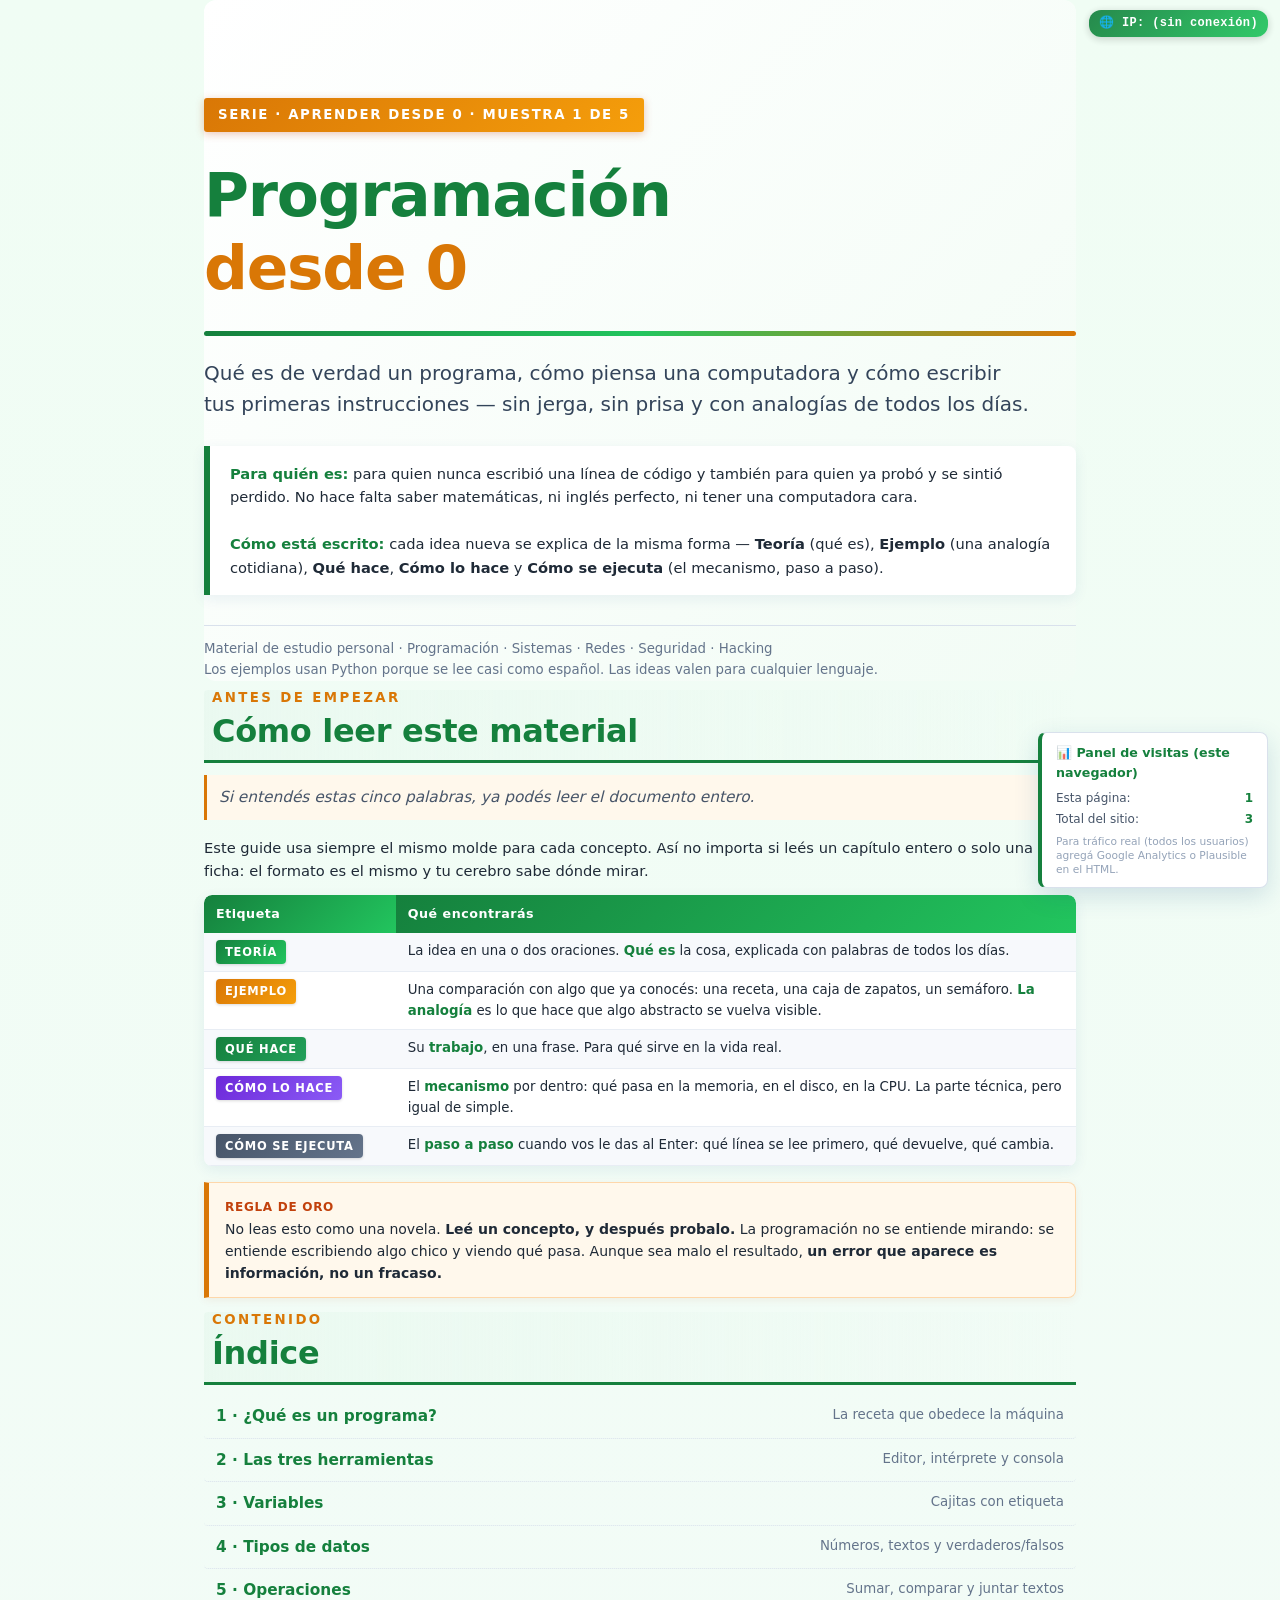
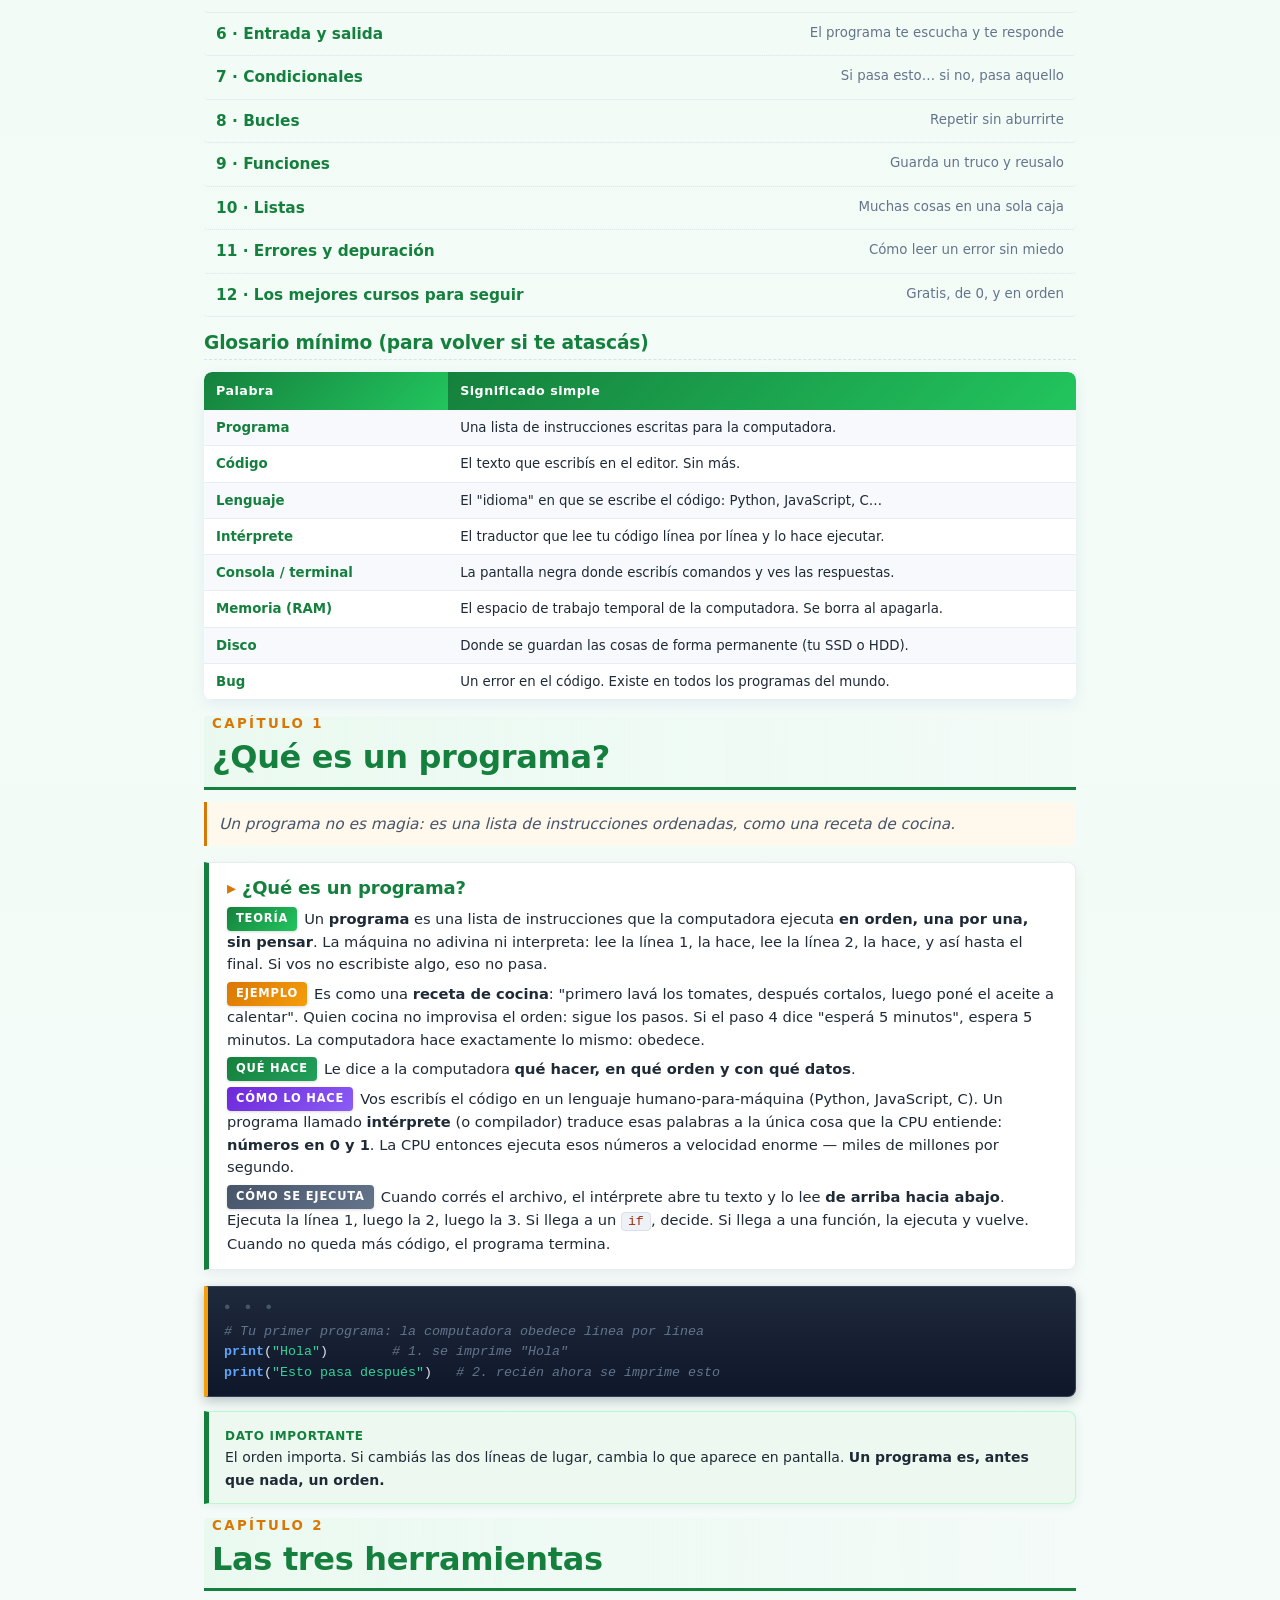
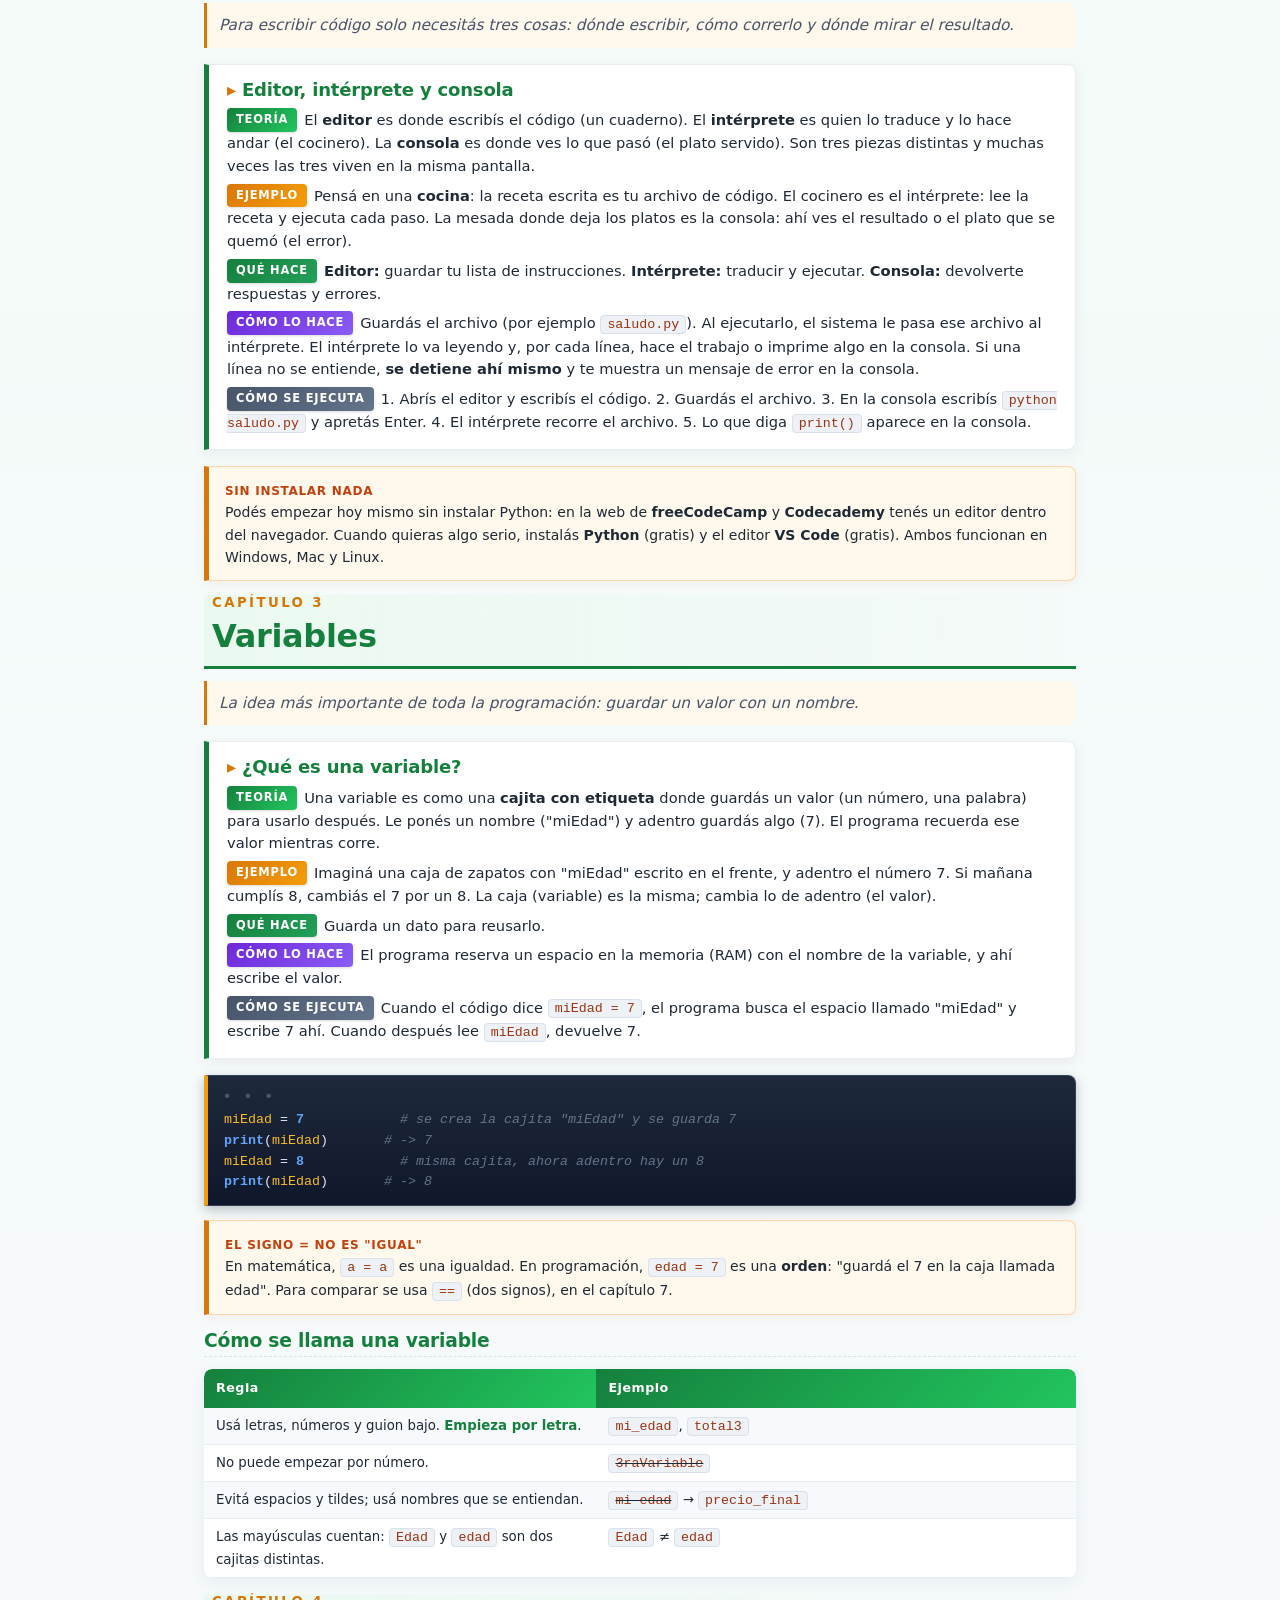
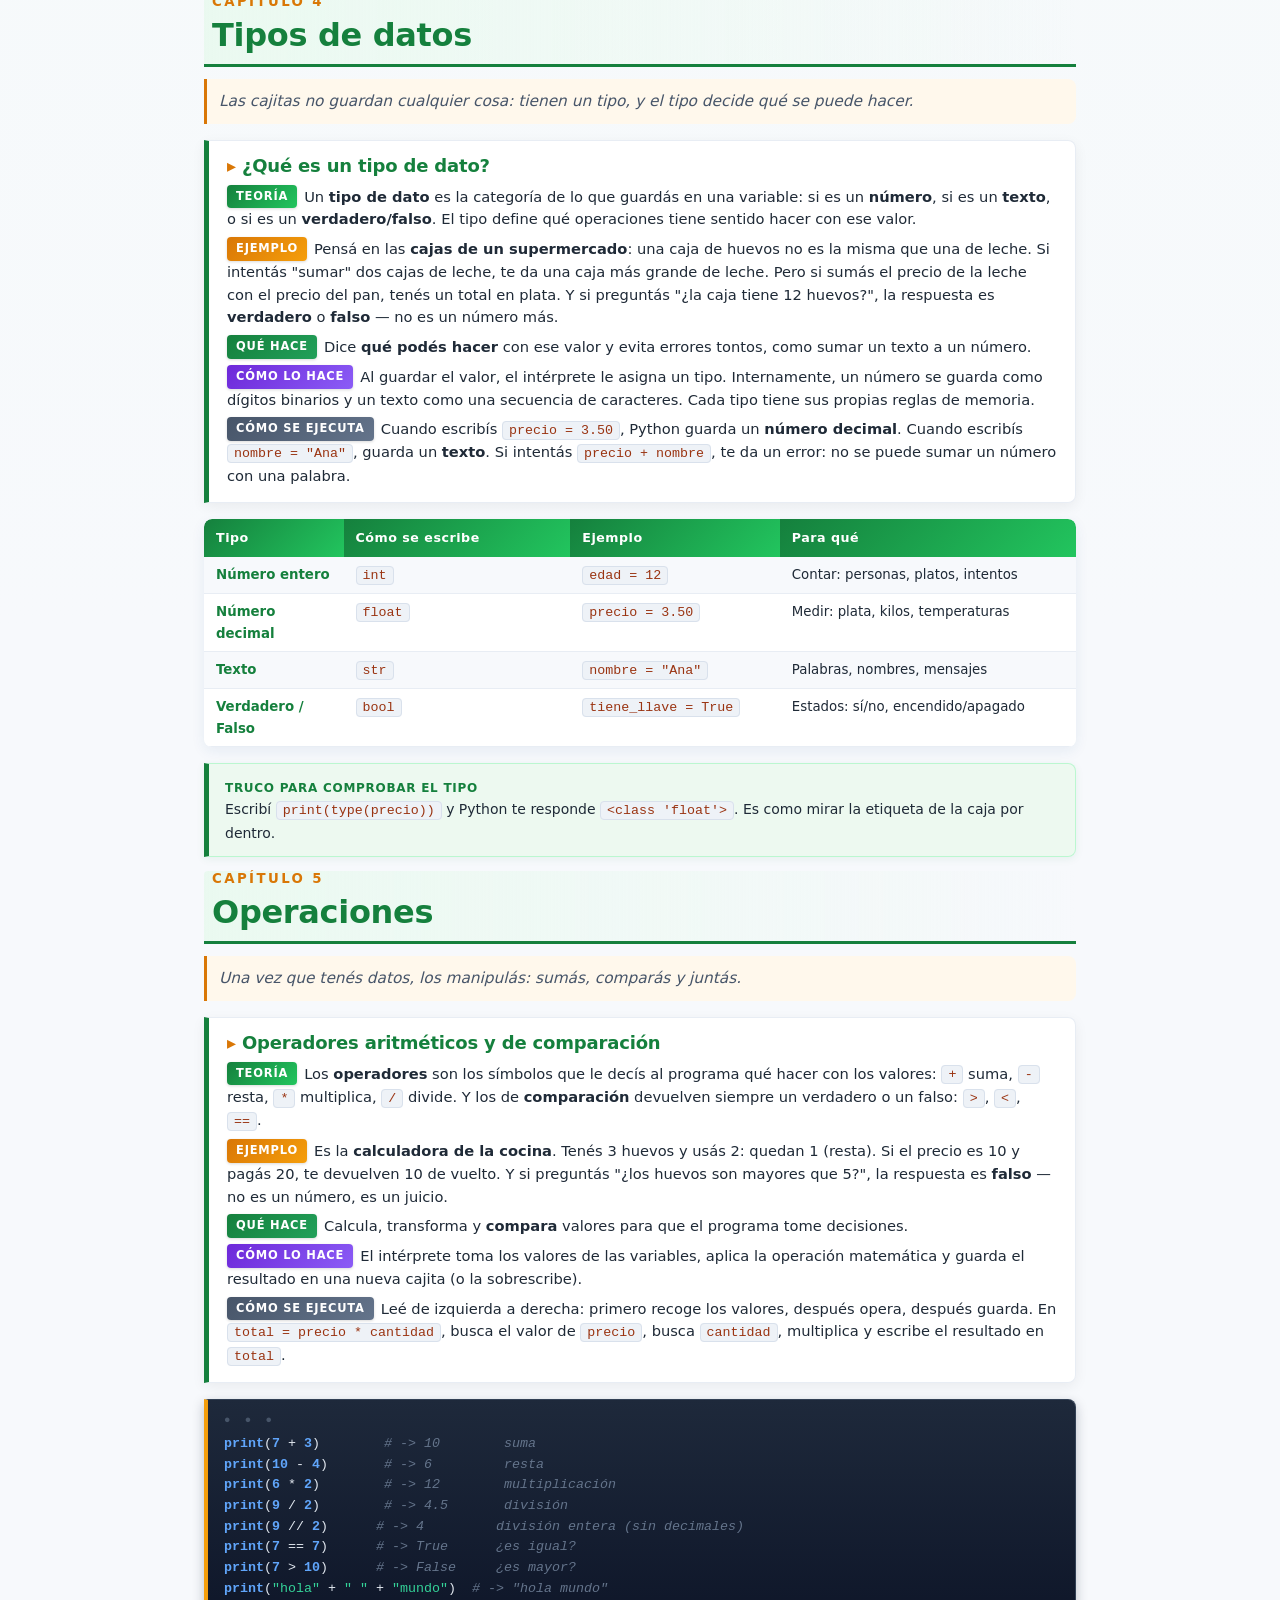
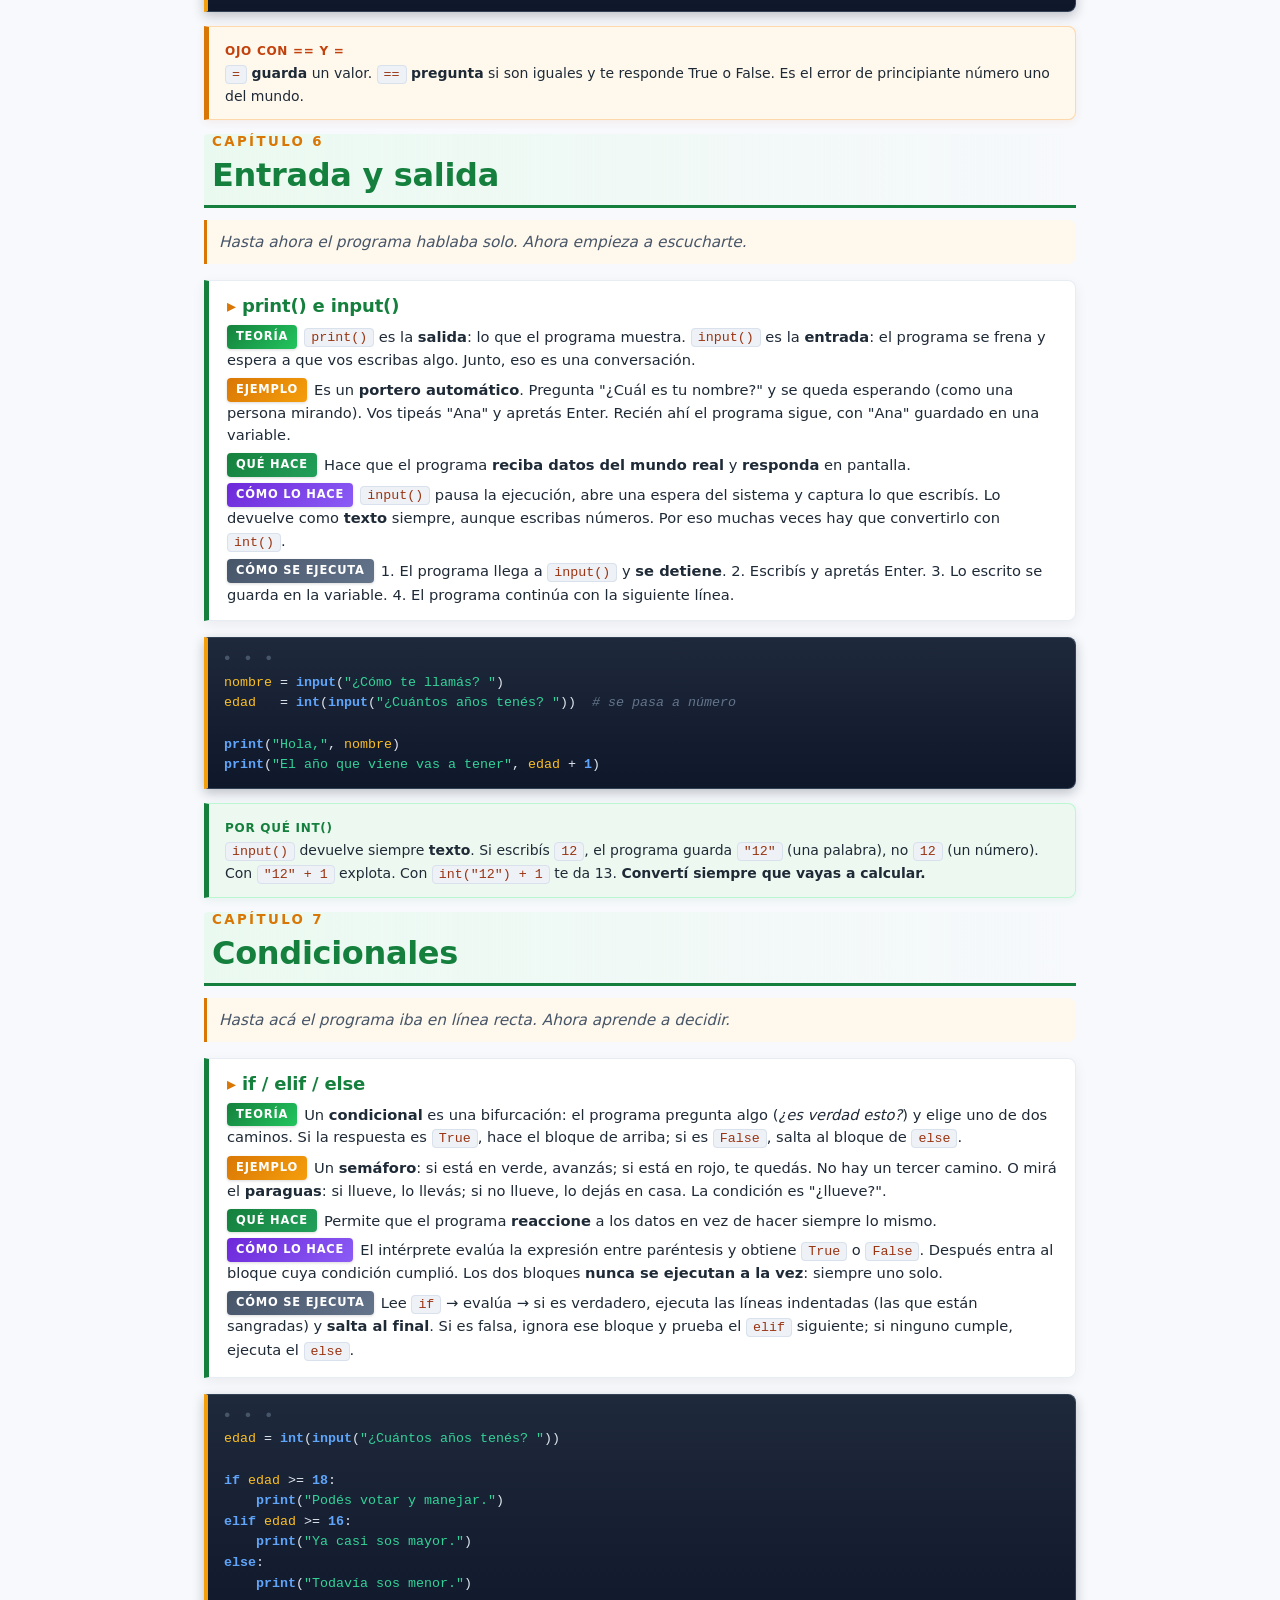
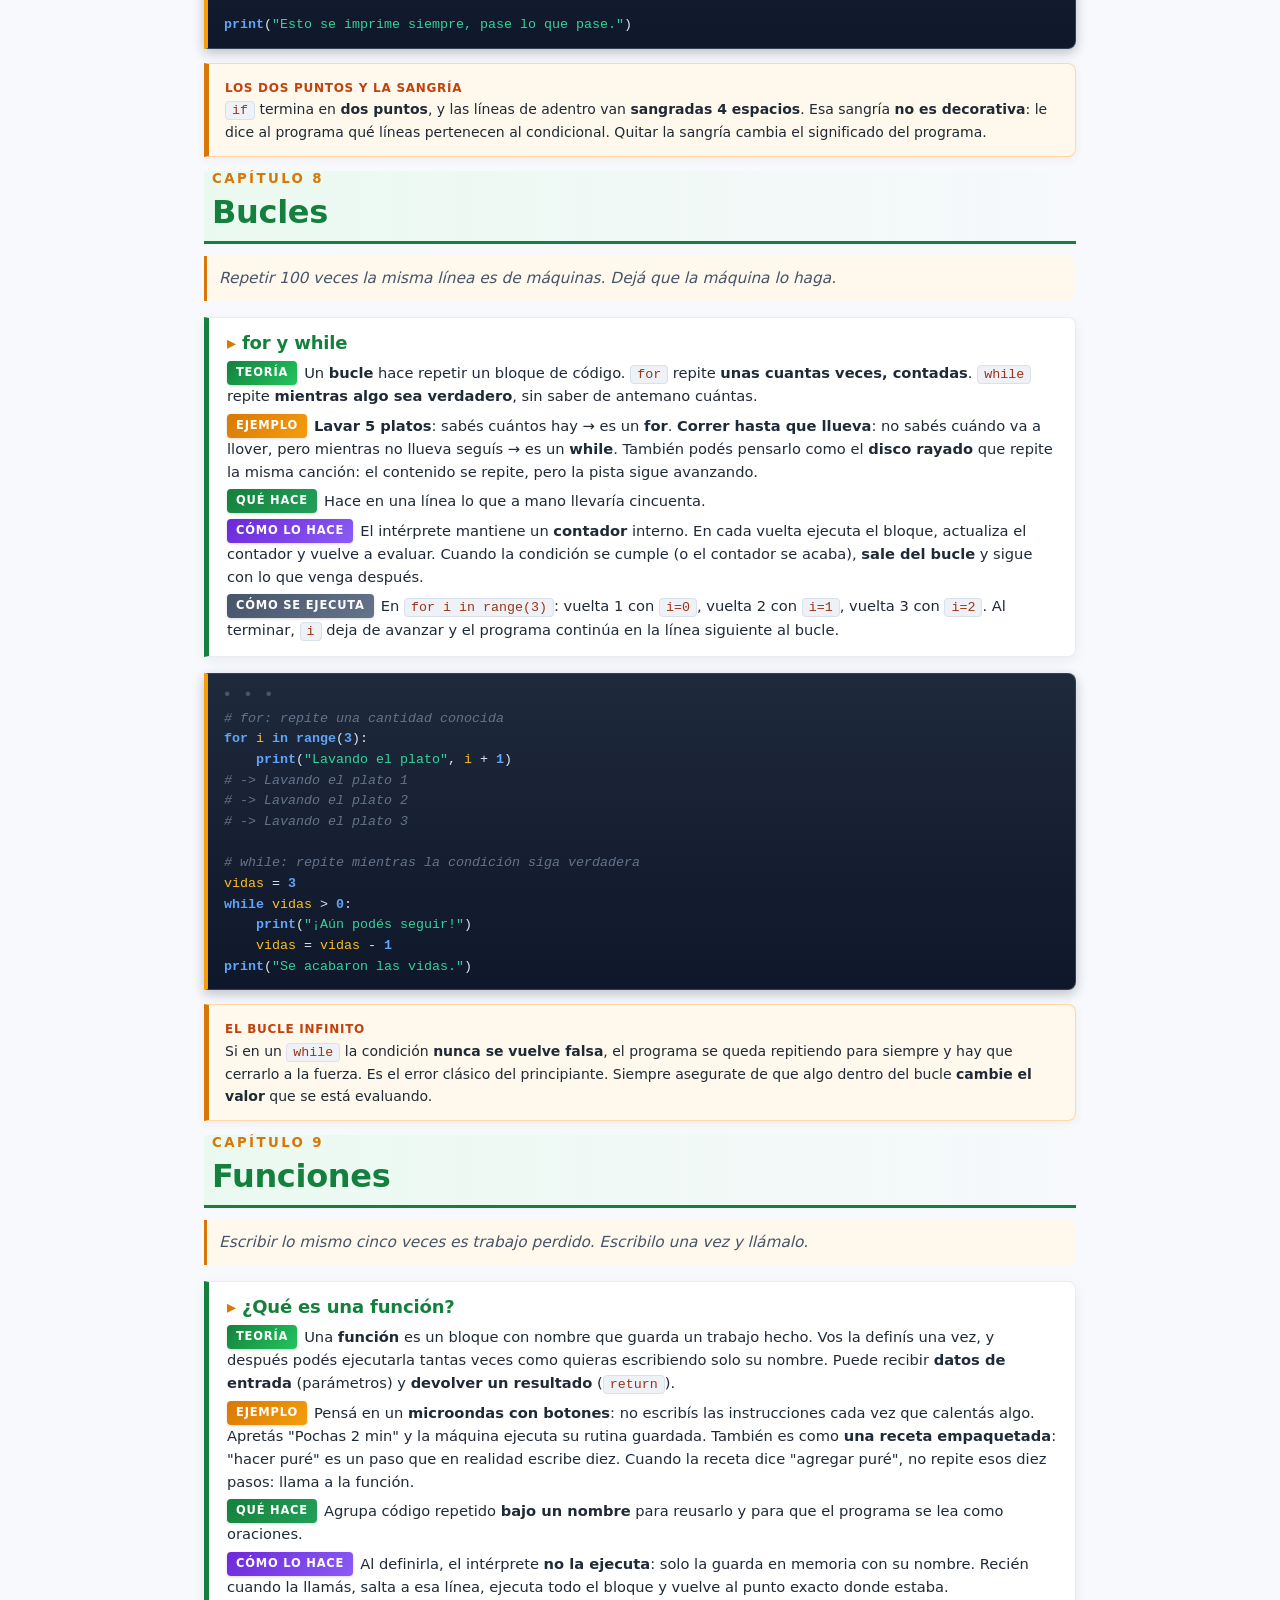
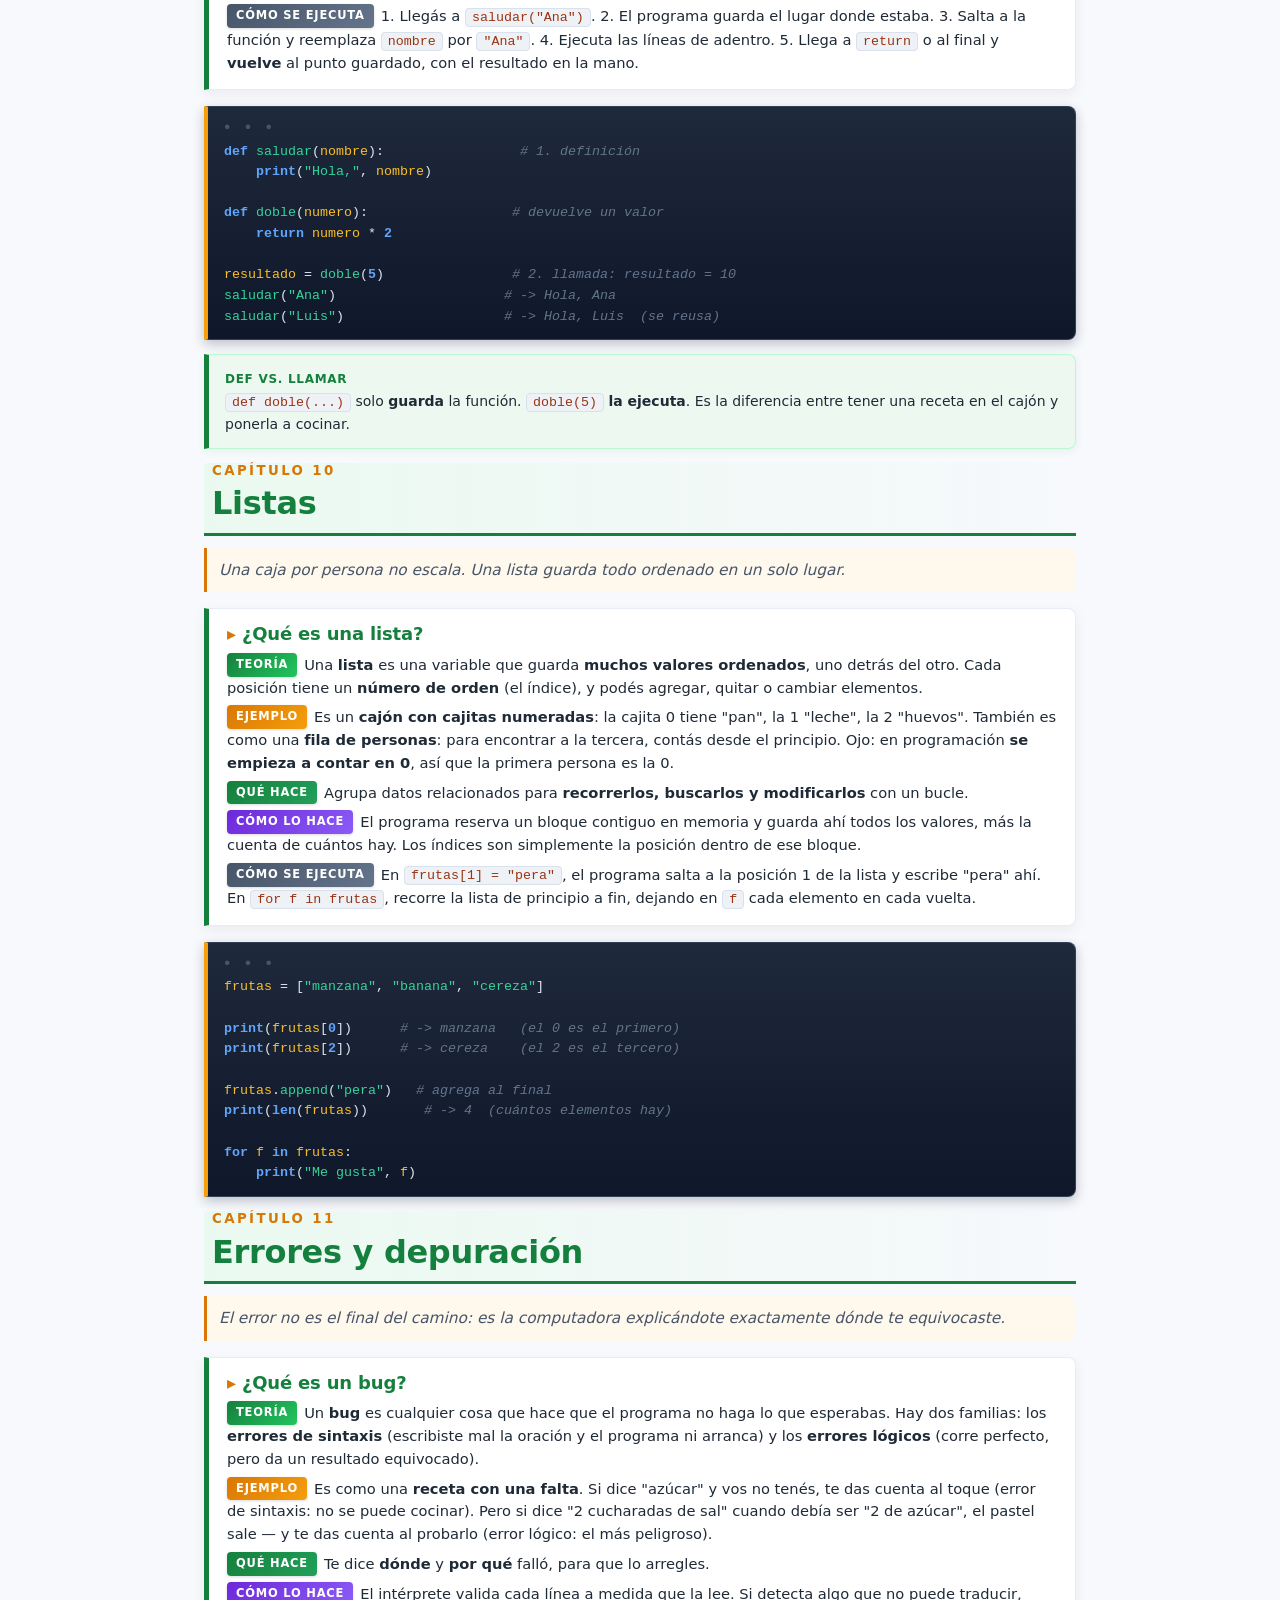
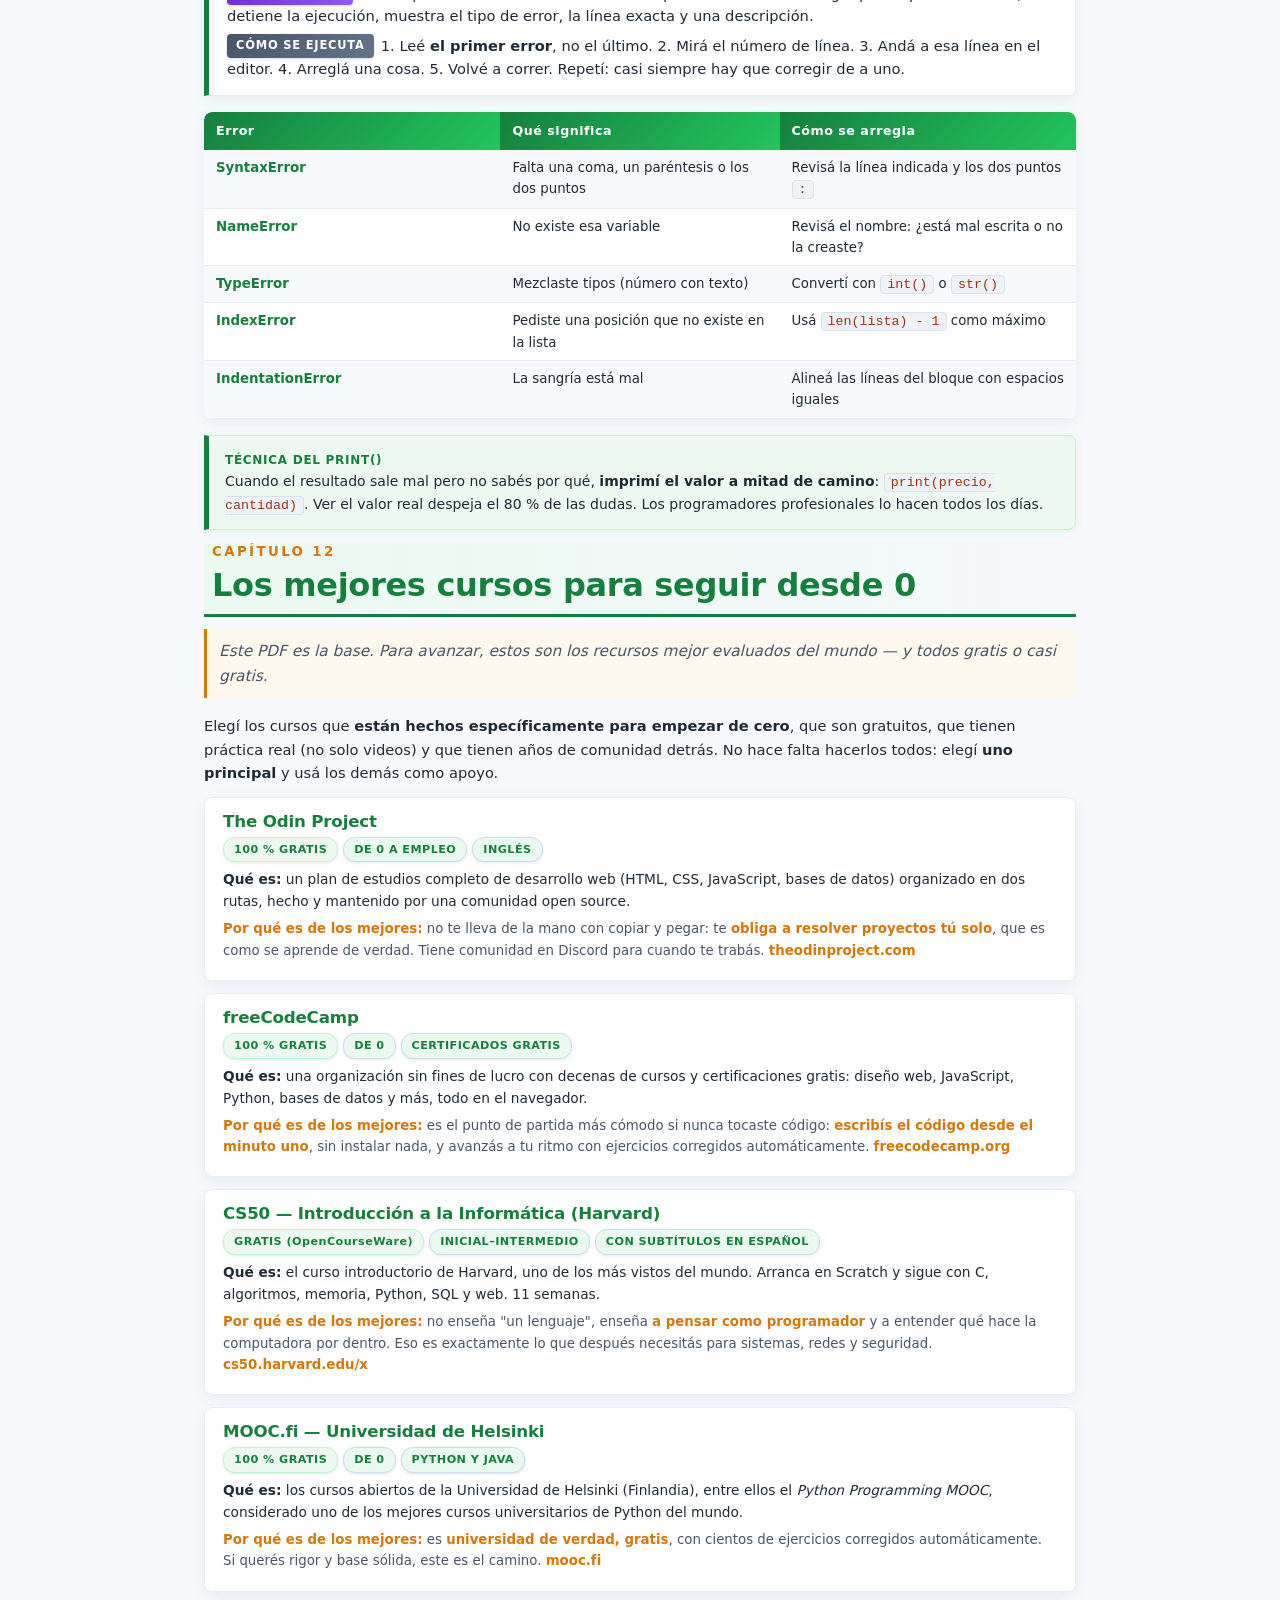
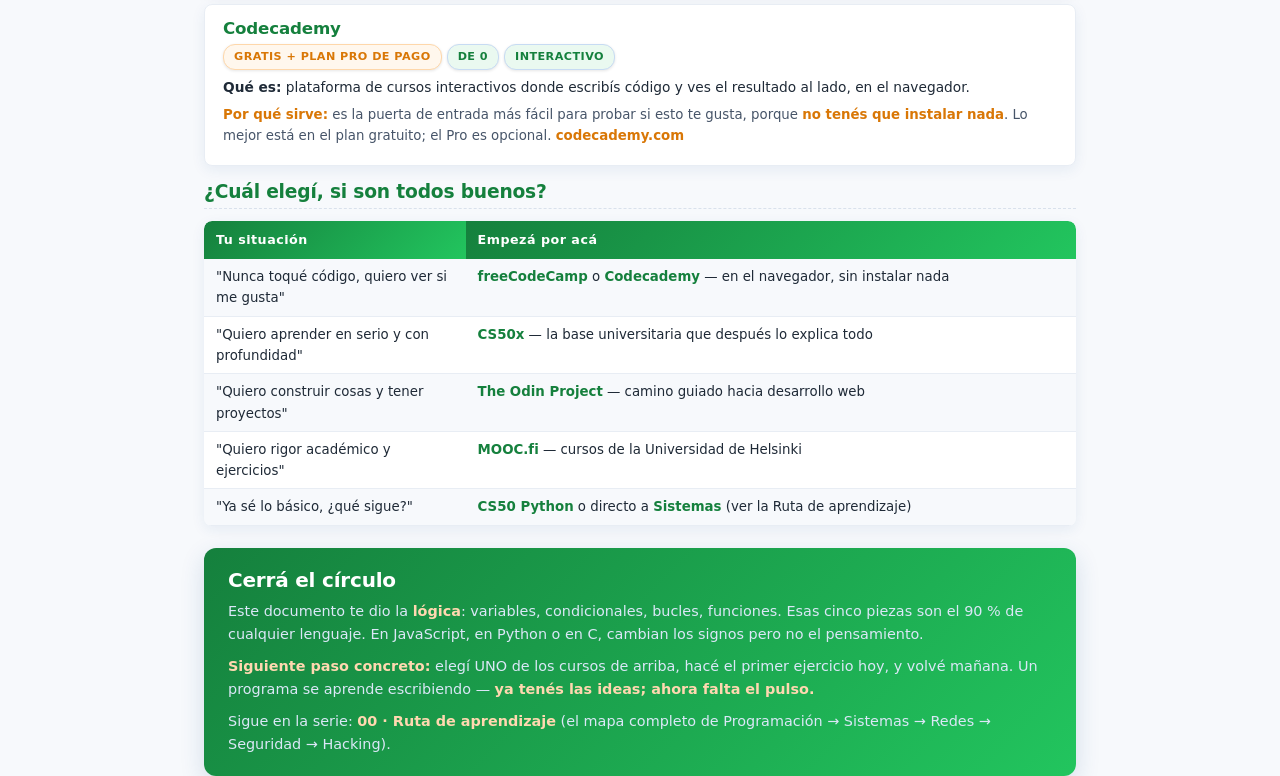
<file: 01-programacion-desde-0.html>
<!DOCTYPE html>
<html lang="es">
<head>
<meta charset="utf-8">
<title>Programación desde 0</title>
<link rel="stylesheet" href="styles.css">
</head>
<body class="theme-01">

<!-- ==================== PORTADA ==================== -->
<section class="portada">
  <div class="serie">Serie · Aprender desde 0 · Muestra 1 de 5</div>
  <h1>Programación <span>desde 0</span></h1>
  <div class="regla"></div>
  <p class="sub">Qué es de verdad un programa, cómo piensa una computadora y cómo escribir tus primeras instrucciones — sin jerga, sin prisa y con analogías de todos los días.</p>

  <div class="caja-que">
    <strong>Para quién es:</strong> para quien nunca escribió una línea de código y también para quien ya probó y se sintió perdido. No hace falta saber matemáticas, ni inglés perfecto, ni tener una computadora cara.<br><br>
    <strong>Cómo está escrito:</strong> cada idea nueva se explica de la misma forma — <b>Teoría</b> (qué es), <b>Ejemplo</b> (una analogía cotidiana), <b>Qué hace</b>, <b>Cómo lo hace</b> y <b>Cómo se ejecuta</b> (el mecanismo, paso a paso).
  </div>

  <p class="meta">Material de estudio personal · Programación · Sistemas · Redes · Seguridad · Hacking<br>Los ejemplos usan Python porque se lee casi como español. Las ideas valen para cualquier lenguaje.</p>
</section>

<!-- ==================== CÓMO LEER ==================== -->
<section class="cap">
  <h2><span class="num">Antes de empezar</span>Cómo leer este material</h2>
  <p class="promesa">Si entendés estas cinco palabras, ya podés leer el documento entero.</p>

  <p>Este guide usa siempre el mismo molde para cada concepto. Así no importa si leés un capítulo entero o solo una ficha: el formato es el mismo y tu cerebro sabe dónde mirar.</p>

  <table>
    <tr><th style="width:22%">Etiqueta</th><th>Qué encontrarás</th></tr>
    <tr><td><span class="lbl teoria">Teoría</span></td><td>La idea en una o dos oraciones. <b>Qué es</b> la cosa, explicada con palabras de todos los días.</td></tr>
    <tr><td><span class="lbl ejemplo">Ejemplo</span></td><td>Una comparación con algo que ya conocés: una receta, una caja de zapatos, un semáforo. <b>La analogía</b> es lo que hace que algo abstracto se vuelva visible.</td></tr>
    <tr><td><span class="lbl quehace">Qué hace</span></td><td>Su <b>trabajo</b>, en una frase. Para qué sirve en la vida real.</td></tr>
    <tr><td><span class="lbl como">Cómo lo hace</span></td><td>El <b>mecanismo</b> por dentro: qué pasa en la memoria, en el disco, en la CPU. La parte técnica, pero igual de simple.</td></tr>
    <tr><td><span class="lbl ejecuta">Cómo se ejecuta</span></td><td>El <b>paso a paso</b> cuando vos le das al Enter: qué línea se lee primero, qué devuelve, qué cambia.</td></tr>
  </table>

  <div class="nota">
    <span class="b t" style="color:#c2410c;font-weight:700;text-transform:uppercase;letter-spacing:.06em;font-size:9pt;">Regla de oro</span><br>
    No leas esto como una novela. <b>Leé un concepto, y después probalo.</b> La programación no se entiende mirando: se entiende escribiendo algo chico y viendo qué pasa. Aunque sea malo el resultado, <b>un error que aparece es información, no un fracaso.</b>
  </div>
</section>

<section class="cap indice">
  <h2><span class="num">Contenido</span>Índice</h2>
  <ul>
    <li><span class="t">1 · ¿Qué es un programa?</span><span class="d">La receta que obedece la máquina</span></li>
    <li><span class="t">2 · Las tres herramientas</span><span class="d">Editor, intérprete y consola</span></li>
    <li><span class="t">3 · Variables</span><span class="d">Cajitas con etiqueta</span></li>
    <li><span class="t">4 · Tipos de datos</span><span class="d">Números, textos y verdaderos/falsos</span></li>
    <li><span class="t">5 · Operaciones</span><span class="d">Sumar, comparar y juntar textos</span></li>
    <li><span class="t">6 · Entrada y salida</span><span class="d">El programa te escucha y te responde</span></li>
    <li><span class="t">7 · Condicionales</span><span class="d">Si pasa esto… si no, pasa aquello</span></li>
    <li><span class="t">8 · Bucles</span><span class="d">Repetir sin aburrirte</span></li>
    <li><span class="t">9 · Funciones</span><span class="d">Guarda un truco y reusalo</span></li>
    <li><span class="t">10 · Listas</span><span class="d">Muchas cosas en una sola caja</span></li>
    <li><span class="t">11 · Errores y depuración</span><span class="d">Cómo leer un error sin miedo</span></li>
    <li><span class="t">12 · Los mejores cursos para seguir</span><span class="d">Gratis, de 0, y en orden</span></li>
  </ul>

  <h3 class="sub">Glosario mínimo (para volver si te atascás)</h3>
  <table>
    <tr><th style="width:28%">Palabra</th><th>Significado simple</th></tr>
    <tr><td><b>Programa</b></td><td>Una lista de instrucciones escritas para la computadora.</td></tr>
    <tr><td><b>Código</b></td><td>El texto que escribís en el editor. Sin más.</td></tr>
    <tr><td><b>Lenguaje</b></td><td>El "idioma" en que se escribe el código: Python, JavaScript, C…</td></tr>
    <tr><td><b>Intérprete</b></td><td>El traductor que lee tu código línea por línea y lo hace ejecutar.</td></tr>
    <tr><td><b>Consola / terminal</b></td><td>La pantalla negra donde escribís comandos y ves las respuestas.</td></tr>
    <tr><td><b>Memoria (RAM)</b></td><td>El espacio de trabajo temporal de la computadora. Se borra al apagarla.</td></tr>
    <tr><td><b>Disco</b></td><td>Donde se guardan las cosas de forma permanente (tu SSD o HDD).</td></tr>
    <tr><td><b>Bug</b></td><td>Un error en el código. Existe en todos los programas del mundo.</td></tr>
  </table>
</section>

<!-- ==================== CAP 1 ==================== -->
<section class="cap">
  <h2><span class="num">Capítulo 1</span>¿Qué es un programa?</h2>
  <p class="promesa">Un programa no es magia: es una lista de instrucciones ordenadas, como una receta de cocina.</p>

  <div class="bloque">
    <h3>¿Qué es un programa?</h3>
    <div class="fila"><span class="lbl teoria">Teoría</span>Un <b>programa</b> es una lista de instrucciones que la computadora ejecuta <b>en orden, una por una, sin pensar</b>. La máquina no adivina ni interpreta: lee la línea 1, la hace, lee la línea 2, la hace, y así hasta el final. Si vos no escribiste algo, eso no pasa.</div>
    <div class="fila"><span class="lbl ejemplo">Ejemplo</span>Es como una <b>receta de cocina</b>: "primero lavá los tomates, después cortalos, luego poné el aceite a calentar". Quien cocina no improvisa el orden: sigue los pasos. Si el paso 4 dice "esperá 5 minutos", espera 5 minutos. La computadora hace exactamente lo mismo: obedece.</div>
    <div class="fila"><span class="lbl quehace">Qué hace</span>Le dice a la computadora <b>qué hacer, en qué orden y con qué datos</b>.</div>
    <div class="fila"><span class="lbl como">Cómo lo hace</span>Vos escribís el código en un lenguaje humano-para-máquina (Python, JavaScript, C). Un programa llamado <b>intérprete</b> (o compilador) traduce esas palabras a la única cosa que la CPU entiende: <b>números en 0 y 1</b>. La CPU entonces ejecuta esos números a velocidad enorme — miles de millones por segundo.</div>
    <div class="fila"><span class="lbl ejecuta">Cómo se ejecuta</span>Cuando corrés el archivo, el intérprete abre tu texto y lo lee <b>de arriba hacia abajo</b>. Ejecuta la línea 1, luego la 2, luego la 3. Si llega a un <code>if</code>, decide. Si llega a una función, la ejecuta y vuelve. Cuando no queda más código, el programa termina.</div>
  </div>

  <pre><span class="c"># Tu primer programa: la computadora obedece línea por línea</span>
<span class="k">print</span>(<span class="s">"Hola"</span>)        <span class="c"># 1. se imprime "Hola"</span>
<span class="k">print</span>(<span class="s">"Esto pasa después"</span>)   <span class="c"># 2. recién ahora se imprime esto</span></pre>

  <div class="aviso">
    <span class="b t" style="color:#15803d;font-weight:700;text-transform:uppercase;letter-spacing:.06em;font-size:9pt;">Dato importante</span><br>
    El orden importa. Si cambiás las dos líneas de lugar, cambia lo que aparece en pantalla. <b>Un programa es, antes que nada, un orden.</b>
  </div>
</section>

<!-- ==================== CAP 2 ==================== -->
<section class="cap">
  <h2><span class="num">Capítulo 2</span>Las tres herramientas</h2>
  <p class="promesa">Para escribir código solo necesitás tres cosas: dónde escribir, cómo correrlo y dónde mirar el resultado.</p>

  <div class="bloque">
    <h3>Editor, intérprete y consola</h3>
    <div class="fila"><span class="lbl teoria">Teoría</span>El <b>editor</b> es donde escribís el código (un cuaderno). El <b>intérprete</b> es quien lo traduce y lo hace andar (el cocinero). La <b>consola</b> es donde ves lo que pasó (el plato servido). Son tres piezas distintas y muchas veces las tres viven en la misma pantalla.</div>
    <div class="fila"><span class="lbl ejemplo">Ejemplo</span>Pensá en una <b>cocina</b>: la receta escrita es tu archivo de código. El cocinero es el intérprete: lee la receta y ejecuta cada paso. La mesada donde deja los platos es la consola: ahí ves el resultado o el plato que se quemó (el error).</div>
    <div class="fila"><span class="lbl quehace">Qué hace</span><b>Editor:</b> guardar tu lista de instrucciones. <b>Intérprete:</b> traducir y ejecutar. <b>Consola:</b> devolverte respuestas y errores.</div>
    <div class="fila"><span class="lbl como">Cómo lo hace</span>Guardás el archivo (por ejemplo <code>saludo.py</code>). Al ejecutarlo, el sistema le pasa ese archivo al intérprete. El intérprete lo va leyendo y, por cada línea, hace el trabajo o imprime algo en la consola. Si una línea no se entiende, <b>se detiene ahí mismo</b> y te muestra un mensaje de error en la consola.</div>
    <div class="fila"><span class="lbl ejecuta">Cómo se ejecuta</span>1. Abrís el editor y escribís el código. 2. Guardás el archivo. 3. En la consola escribís <code>python saludo.py</code> y apretás Enter. 4. El intérprete recorre el archivo. 5. Lo que diga <code>print()</code> aparece en la consola.</div>
  </div>

  <div class="nota">
    <span class="b t" style="color:#c2410c;font-weight:700;text-transform:uppercase;letter-spacing:.06em;font-size:9pt;">Sin instalar nada</span><br>
    Podés empezar hoy mismo sin instalar Python: en la web de <b>freeCodeCamp</b> y <b>Codecademy</b> tenés un editor dentro del navegador. Cuando quieras algo serio, instalás <b>Python</b> (gratis) y el editor <b>VS Code</b> (gratis). Ambos funcionan en Windows, Mac y Linux.
  </div>
</section>

<!-- ==================== CAP 3 ==================== -->
<section class="cap">
  <h2><span class="num">Capítulo 3</span>Variables</h2>
  <p class="promesa">La idea más importante de toda la programación: guardar un valor con un nombre.</p>

  <div class="bloque">
    <h3>¿Qué es una variable?</h3>
    <div class="fila"><span class="lbl teoria">Teoría</span>Una variable es como una <b>cajita con etiqueta</b> donde guardás un valor (un número, una palabra) para usarlo después. Le ponés un nombre ("miEdad") y adentro guardás algo (7). El programa recuerda ese valor mientras corre.</div>
    <div class="fila"><span class="lbl ejemplo">Ejemplo</span>Imaginá una caja de zapatos con "miEdad" escrito en el frente, y adentro el número 7. Si mañana cumplís 8, cambiás el 7 por un 8. La caja (variable) es la misma; cambia lo de adentro (el valor).</div>
    <div class="fila"><span class="lbl quehace">Qué hace</span>Guarda un dato para reusarlo.</div>
    <div class="fila"><span class="lbl como">Cómo lo hace</span>El programa reserva un espacio en la memoria (RAM) con el nombre de la variable, y ahí escribe el valor.</div>
    <div class="fila"><span class="lbl ejecuta">Cómo se ejecuta</span>Cuando el código dice <code>miEdad = 7</code>, el programa busca el espacio llamado "miEdad" y escribe 7 ahí. Cuando después lee <code>miEdad</code>, devuelve 7.</div>
  </div>

  <pre><span class="n">miEdad</span> = <span class="k">7</span>            <span class="c"># se crea la cajita "miEdad" y se guarda 7</span>
<span class="k">print</span>(<span class="n">miEdad</span>)       <span class="c"># -> 7</span>
<span class="n">miEdad</span> = <span class="k">8</span>            <span class="c"># misma cajita, ahora adentro hay un 8</span>
<span class="k">print</span>(<span class="n">miEdad</span>)       <span class="c"># -> 8</span></pre>

  <div class="nota">
    <span class="b t" style="color:#c2410c;font-weight:700;text-transform:uppercase;letter-spacing:.06em;font-size:9pt;">El signo = no es "igual"</span><br>
    En matemática, <code>a = a</code> es una igualdad. En programación, <code>edad = 7</code> es una <b>orden</b>: "guardá el 7 en la caja llamada edad". Para comparar se usa <code>==</code> (dos signos), en el capítulo 7.
  </div>

  <div class="grupo">
  <h3 class="sub">Cómo se llama una variable</h3>
  <table>
    <tr><th style="width:45%">Regla</th><th>Ejemplo</th></tr>
    <tr><td>Usá letras, números y guion bajo. <b>Empieza por letra</b>.</td><td><code>mi_edad</code>, <code>total3</code></td></tr>
    <tr><td>No puede empezar por número.</td><td><del><code>3raVariable</code></del></td></tr>
    <tr><td>Evitá espacios y tildes; usá nombres que se entiendan.</td><td><del><code>mi edad</code></del> → <code>precio_final</code></td></tr>
    <tr><td>Las mayúsculas cuentan: <code>Edad</code> y <code>edad</code> son dos cajitas distintas.</td><td><code>Edad</code> ≠ <code>edad</code></td></tr>
  </table>
  </div>
</section>

<!-- ==================== CAP 4 ==================== -->
<section class="cap">
  <h2><span class="num">Capítulo 4</span>Tipos de datos</h2>
  <p class="promesa">Las cajitas no guardan cualquier cosa: tienen un tipo, y el tipo decide qué se puede hacer.</p>

  <div class="bloque">
    <h3>¿Qué es un tipo de dato?</h3>
    <div class="fila"><span class="lbl teoria">Teoría</span>Un <b>tipo de dato</b> es la categoría de lo que guardás en una variable: si es un <b>número</b>, si es un <b>texto</b>, o si es un <b>verdadero/falso</b>. El tipo define qué operaciones tiene sentido hacer con ese valor.</div>
    <div class="fila"><span class="lbl ejemplo">Ejemplo</span>Pensá en las <b>cajas de un supermercado</b>: una caja de huevos no es la misma que una de leche. Si intentás "sumar" dos cajas de leche, te da una caja más grande de leche. Pero si sumás el precio de la leche con el precio del pan, tenés un total en plata. Y si preguntás "¿la caja tiene 12 huevos?", la respuesta es <b>verdadero</b> o <b>falso</b> — no es un número más.</div>
    <div class="fila"><span class="lbl quehace">Qué hace</span>Dice <b>qué podés hacer</b> con ese valor y evita errores tontos, como sumar un texto a un número.</div>
    <div class="fila"><span class="lbl como">Cómo lo hace</span>Al guardar el valor, el intérprete le asigna un tipo. Internamente, un número se guarda como dígitos binarios y un texto como una secuencia de caracteres. Cada tipo tiene sus propias reglas de memoria.</div>
    <div class="fila"><span class="lbl ejecuta">Cómo se ejecuta</span>Cuando escribís <code>precio = 3.50</code>, Python guarda un <b>número decimal</b>. Cuando escribís <code>nombre = "Ana"</code>, guarda un <b>texto</b>. Si intentás <code>precio + nombre</code>, te da un error: no se puede sumar un número con una palabra.</div>
  </div>

  <table>
    <tr><th style="width:16%">Tipo</th><th style="width:26%">Cómo se escribe</th><th>Ejemplo</th><th>Para qué</th></tr>
    <tr><td><b>Número entero</b></td><td><code>int</code></td><td><code>edad = 12</code></td><td>Contar: personas, platos, intentos</td></tr>
    <tr><td><b>Número decimal</b></td><td><code>float</code></td><td><code>precio = 3.50</code></td><td>Medir: plata, kilos, temperaturas</td></tr>
    <tr><td><b>Texto</b></td><td><code>str</code></td><td><code>nombre = "Ana"</code></td><td>Palabras, nombres, mensajes</td></tr>
    <tr><td><b>Verdadero / Falso</b></td><td><code>bool</code></td><td><code>tiene_llave = True</code></td><td>Estados: sí/no, encendido/apagado</td></tr>
  </table>

  <div class="aviso">
    <span class="b t" style="color:#15803d;font-weight:700;text-transform:uppercase;letter-spacing:.06em;font-size:9pt;">Truco para comprobar el tipo</span><br>
    Escribí <code>print(type(precio))</code> y Python te responde <code>&lt;class 'float'&gt;</code>. Es como mirar la etiqueta de la caja por dentro.
  </div>
</section>

<!-- ==================== CAP 5 ==================== -->
<section class="cap">
  <h2><span class="num">Capítulo 5</span>Operaciones</h2>
  <p class="promesa">Una vez que tenés datos, los manipulás: sumás, comparás y juntás.</p>

  <div class="bloque">
    <h3>Operadores aritméticos y de comparación</h3>
    <div class="fila"><span class="lbl teoria">Teoría</span>Los <b>operadores</b> son los símbolos que le decís al programa qué hacer con los valores: <code>+</code> suma, <code>-</code> resta, <code>*</code> multiplica, <code>/</code> divide. Y los de <b>comparación</b> devuelven siempre un verdadero o un falso: <code>&gt;</code>, <code>&lt;</code>, <code>==</code>.</div>
    <div class="fila"><span class="lbl ejemplo">Ejemplo</span>Es la <b>calculadora de la cocina</b>. Tenés 3 huevos y usás 2: quedan 1 (resta). Si el precio es 10 y pagás 20, te devuelven 10 de vuelto. Y si preguntás "¿los huevos son mayores que 5?", la respuesta es <b>falso</b> — no es un número, es un juicio.</div>
    <div class="fila"><span class="lbl quehace">Qué hace</span>Calcula, transforma y <b>compara</b> valores para que el programa tome decisiones.</div>
    <div class="fila"><span class="lbl como">Cómo lo hace</span>El intérprete toma los valores de las variables, aplica la operación matemática y guarda el resultado en una nueva cajita (o la sobrescribe).</div>
    <div class="fila"><span class="lbl ejecuta">Cómo se ejecuta</span>Leé de izquierda a derecha: primero recoge los valores, después opera, después guarda. En <code>total = precio * cantidad</code>, busca el valor de <code>precio</code>, busca <code>cantidad</code>, multiplica y escribe el resultado en <code>total</code>.</div>
  </div>

  <pre><span class="k">print</span>(<span class="k">7</span> + <span class="k">3</span>)        <span class="c"># -> 10        suma</span>
<span class="k">print</span>(<span class="k">10</span> - <span class="k">4</span>)       <span class="c"># -> 6         resta</span>
<span class="k">print</span>(<span class="k">6</span> * <span class="k">2</span>)        <span class="c"># -> 12        multiplicación</span>
<span class="k">print</span>(<span class="k">9</span> / <span class="k">2</span>)        <span class="c"># -> 4.5       división</span>
<span class="k">print</span>(<span class="k">9</span> // <span class="k">2</span>)      <span class="c"># -> 4         división entera (sin decimales)</span>
<span class="k">print</span>(<span class="k">7</span> == <span class="k">7</span>)      <span class="c"># -> True      ¿es igual?</span>
<span class="k">print</span>(<span class="k">7</span> &gt; <span class="k">10</span>)      <span class="c"># -> False     ¿es mayor?</span>
<span class="k">print</span>(<span class="s">"hola"</span> + <span class="s">" "</span> + <span class="s">"mundo"</span>)  <span class="c"># -> "hola mundo"</span></pre>

  <div class="nota">
    <span class="b t" style="color:#c2410c;font-weight:700;text-transform:uppercase;letter-spacing:.06em;font-size:9pt;">Ojo con == y =</span><br>
    <code>=</code> <b>guarda</b> un valor. <code>==</code> <b>pregunta</b> si son iguales y te responde True o False. Es el error de principiante número uno del mundo.
  </div>
</section>

<!-- ==================== CAP 6 ==================== -->
<section class="cap">
  <h2><span class="num">Capítulo 6</span>Entrada y salida</h2>
  <p class="promesa">Hasta ahora el programa hablaba solo. Ahora empieza a escucharte.</p>

  <div class="bloque">
    <h3>print() e input()</h3>
    <div class="fila"><span class="lbl teoria">Teoría</span><code>print()</code> es la <b>salida</b>: lo que el programa muestra. <code>input()</code> es la <b>entrada</b>: el programa se frena y espera a que vos escribas algo. Junto, eso es una conversación.</div>
    <div class="fila"><span class="lbl ejemplo">Ejemplo</span>Es un <b>portero automático</b>. Pregunta "¿Cuál es tu nombre?" y se queda esperando (como una persona mirando). Vos tipeás "Ana" y apretás Enter. Recién ahí el programa sigue, con "Ana" guardado en una variable.</div>
    <div class="fila"><span class="lbl quehace">Qué hace</span>Hace que el programa <b>reciba datos del mundo real</b> y <b>responda</b> en pantalla.</div>
    <div class="fila"><span class="lbl como">Cómo lo hace</span><code>input()</code> pausa la ejecución, abre una espera del sistema y captura lo que escribís. Lo devuelve como <b>texto</b> siempre, aunque escribas números. Por eso muchas veces hay que convertirlo con <code>int()</code>.</div>
    <div class="fila"><span class="lbl ejecuta">Cómo se ejecuta</span>1. El programa llega a <code>input()</code> y <b>se detiene</b>. 2. Escribís y apretás Enter. 3. Lo escrito se guarda en la variable. 4. El programa continúa con la siguiente línea.</div>
  </div>

  <pre><span class="n">nombre</span> = <span class="k">input</span>(<span class="s">"¿Cómo te llamás? "</span>)
<span class="n">edad</span>   = <span class="k">int</span>(<span class="k">input</span>(<span class="s">"¿Cuántos años tenés? "</span>))  <span class="c"># se pasa a número</span>

<span class="k">print</span>(<span class="s">"Hola,"</span>, <span class="n">nombre</span>)
<span class="k">print</span>(<span class="s">"El año que viene vas a tener"</span>, <span class="n">edad</span> + <span class="k">1</span>)</pre>

  <div class="aviso">
    <span class="b t" style="color:#15803d;font-weight:700;text-transform:uppercase;letter-spacing:.06em;font-size:9pt;">Por qué int()</span><br>
    <code>input()</code> devuelve siempre <b>texto</b>. Si escribís <code>12</code>, el programa guarda <code>"12"</code> (una palabra), no <code>12</code> (un número). Con <code>"12" + 1</code> explota. Con <code>int("12") + 1</code> te da 13. <b>Convertí siempre que vayas a calcular.</b>
  </div>
</section>

<!-- ==================== CAP 7 ==================== -->
<section class="cap">
  <h2><span class="num">Capítulo 7</span>Condicionales</h2>
  <p class="promesa">Hasta acá el programa iba en línea recta. Ahora aprende a decidir.</p>

  <div class="bloque">
    <h3>if / elif / else</h3>
    <div class="fila"><span class="lbl teoria">Teoría</span>Un <b>condicional</b> es una bifurcación: el programa pregunta algo (<em>¿es verdad esto?</em>) y elige uno de dos caminos. Si la respuesta es <code>True</code>, hace el bloque de arriba; si es <code>False</code>, salta al bloque de <code>else</code>.</div>
    <div class="fila"><span class="lbl ejemplo">Ejemplo</span>Un <b>semáforo</b>: si está en verde, avanzás; si está en rojo, te quedás. No hay un tercer camino. O mirá el <b>paraguas</b>: si llueve, lo llevás; si no llueve, lo dejás en casa. La condición es "¿llueve?".</div>
    <div class="fila"><span class="lbl quehace">Qué hace</span>Permite que el programa <b>reaccione</b> a los datos en vez de hacer siempre lo mismo.</div>
    <div class="fila"><span class="lbl como">Cómo lo hace</span>El intérprete evalúa la expresión entre paréntesis y obtiene <code>True</code> o <code>False</code>. Después entra al bloque cuya condición cumplió. Los dos bloques <b>nunca se ejecutan a la vez</b>: siempre uno solo.</div>
    <div class="fila"><span class="lbl ejecuta">Cómo se ejecuta</span>Lee <code>if</code> → evalúa → si es verdadero, ejecuta las líneas indentadas (las que están sangradas) y <b>salta al final</b>. Si es falsa, ignora ese bloque y prueba el <code>elif</code> siguiente; si ninguno cumple, ejecuta el <code>else</code>.</div>
  </div>

  <pre><span class="n">edad</span> = <span class="k">int</span>(<span class="k">input</span>(<span class="s">"¿Cuántos años tenés? "</span>))

<span class="k">if</span> <span class="n">edad</span> &gt;= <span class="k">18</span>:
    <span class="k">print</span>(<span class="s">"Podés votar y manejar."</span>)
<span class="k">elif</span> <span class="n">edad</span> &gt;= <span class="k">16</span>:
    <span class="k">print</span>(<span class="s">"Ya casi sos mayor."</span>)
<span class="k">else</span>:
    <span class="k">print</span>(<span class="s">"Todavía sos menor."</span>)

<span class="k">print</span>(<span class="s">"Esto se imprime siempre, pase lo que pase."</span>)</pre>

  <div class="nota">
    <span class="b t" style="color:#c2410c;font-weight:700;text-transform:uppercase;letter-spacing:.06em;font-size:9pt;">Los dos puntos y la sangría</span><br>
    <code>if</code> termina en <b>dos puntos</b>, y las líneas de adentro van <b>sangradas 4 espacios</b>. Esa sangría <b>no es decorativa</b>: le dice al programa qué líneas pertenecen al condicional. Quitar la sangría cambia el significado del programa.
  </div>
</section>

<!-- ==================== CAP 8 ==================== -->
<section class="cap">
  <h2><span class="num">Capítulo 8</span>Bucles</h2>
  <p class="promesa">Repetir 100 veces la misma línea es de máquinas. Dejá que la máquina lo haga.</p>

  <div class="bloque">
    <h3>for y while</h3>
    <div class="fila"><span class="lbl teoria">Teoría</span>Un <b>bucle</b> hace repetir un bloque de código. <code>for</code> repite <b>unas cuantas veces, contadas</b>. <code>while</code> repite <b>mientras algo sea verdadero</b>, sin saber de antemano cuántas.</div>
    <div class="fila"><span class="lbl ejemplo">Ejemplo</span><b>Lavar 5 platos</b>: sabés cuántos hay → es un <b>for</b>. <b>Correr hasta que llueva</b>: no sabés cuándo va a llover, pero mientras no llueva seguís → es un <b>while</b>. También podés pensarlo como el <b>disco rayado</b> que repite la misma canción: el contenido se repite, pero la pista sigue avanzando.</div>
    <div class="fila"><span class="lbl quehace">Qué hace</span>Hace en una línea lo que a mano llevaría cincuenta.</div>
    <div class="fila"><span class="lbl como">Cómo lo hace</span>El intérprete mantiene un <b>contador</b> interno. En cada vuelta ejecuta el bloque, actualiza el contador y vuelve a evaluar. Cuando la condición se cumple (o el contador se acaba), <b>sale del bucle</b> y sigue con lo que venga después.</div>
    <div class="fila"><span class="lbl ejecuta">Cómo se ejecuta</span>En <code>for i in range(3)</code>: vuelta 1 con <code>i=0</code>, vuelta 2 con <code>i=1</code>, vuelta 3 con <code>i=2</code>. Al terminar, <code>i</code> deja de avanzar y el programa continúa en la línea siguiente al bucle.</div>
  </div>

  <pre><span class="c"># for: repite una cantidad conocida</span>
<span class="k">for</span> <span class="n">i</span> <span class="k">in</span> <span class="k">range</span>(<span class="k">3</span>):
    <span class="k">print</span>(<span class="s">"Lavando el plato"</span>, <span class="n">i</span> + <span class="k">1</span>)
<span class="c"># -> Lavando el plato 1</span>
<span class="c"># -> Lavando el plato 2</span>
<span class="c"># -> Lavando el plato 3</span>

<span class="c"># while: repite mientras la condición siga verdadera</span>
<span class="n">vidas</span> = <span class="k">3</span>
<span class="k">while</span> <span class="n">vidas</span> &gt; <span class="k">0</span>:
    <span class="k">print</span>(<span class="s">"¡Aún podés seguir!"</span>)
    <span class="n">vidas</span> = <span class="n">vidas</span> - <span class="k">1</span>
<span class="k">print</span>(<span class="s">"Se acabaron las vidas."</span>)</pre>

  <div class="nota">
    <span class="b t" style="color:#c2410c;font-weight:700;text-transform:uppercase;letter-spacing:.06em;font-size:9pt;">El bucle infinito</span><br>
    Si en un <code>while</code> la condición <b>nunca se vuelve falsa</b>, el programa se queda repitiendo para siempre y hay que cerrarlo a la fuerza. Es el error clásico del principiante. Siempre asegurate de que algo dentro del bucle <b>cambie el valor</b> que se está evaluando.
  </div>
</section>

<!-- ==================== CAP 9 ==================== -->
<section class="cap">
  <h2><span class="num">Capítulo 9</span>Funciones</h2>
  <p class="promesa">Escribir lo mismo cinco veces es trabajo perdido. Escribilo una vez y llámalo.</p>

  <div class="bloque">
    <h3>¿Qué es una función?</h3>
    <div class="fila"><span class="lbl teoria">Teoría</span>Una <b>función</b> es un bloque con nombre que guarda un trabajo hecho. Vos la definís una vez, y después podés ejecutarla tantas veces como quieras escribiendo solo su nombre. Puede recibir <b>datos de entrada</b> (parámetros) y <b>devolver un resultado</b> (<code>return</code>).</div>
    <div class="fila"><span class="lbl ejemplo">Ejemplo</span>Pensá en un <b>microondas con botones</b>: no escribís las instrucciones cada vez que calentás algo. Apretás "Pochas 2 min" y la máquina ejecuta su rutina guardada. También es como <b>una receta empaquetada</b>: "hacer puré" es un paso que en realidad escribe diez. Cuando la receta dice "agregar puré", no repite esos diez pasos: llama a la función.</div>
    <div class="fila"><span class="lbl quehace">Qué hace</span>Agrupa código repetido <b>bajo un nombre</b> para reusarlo y para que el programa se lea como oraciones.</div>
    <div class="fila"><span class="lbl como">Cómo lo hace</span>Al definirla, el intérprete <b>no la ejecuta</b>: solo la guarda en memoria con su nombre. Recién cuando la llamás, salta a esa línea, ejecuta todo el bloque y vuelve al punto exacto donde estaba.</div>
    <div class="fila"><span class="lbl ejecuta">Cómo se ejecuta</span>1. Llegás a <code>saludar("Ana")</code>. 2. El programa guarda el lugar donde estaba. 3. Salta a la función y reemplaza <code>nombre</code> por <code>"Ana"</code>. 4. Ejecuta las líneas de adentro. 5. Llega a <code>return</code> o al final y <b>vuelve</b> al punto guardado, con el resultado en la mano.</div>
  </div>

  <pre><span class="k">def</span> <span class="s">saludar</span>(<span class="n">nombre</span>):                 <span class="c"># 1. definición</span>
    <span class="k">print</span>(<span class="s">"Hola,"</span>, <span class="n">nombre</span>)

<span class="k">def</span> <span class="s">doble</span>(<span class="n">numero</span>):                  <span class="c"># devuelve un valor</span>
    <span class="k">return</span> <span class="n">numero</span> * <span class="k">2</span>

<span class="n">resultado</span> = <span class="s">doble</span>(<span class="k">5</span>)                <span class="c"># 2. llamada: resultado = 10</span>
<span class="s">saludar</span>(<span class="s">"Ana"</span>)                     <span class="c"># -> Hola, Ana</span>
<span class="s">saludar</span>(<span class="s">"Luis"</span>)                    <span class="c"># -> Hola, Luis  (se reusa)</span></pre>

  <div class="aviso">
    <span class="b t" style="color:#15803d;font-weight:700;text-transform:uppercase;letter-spacing:.06em;font-size:9pt;">def vs. llamar</span><br>
    <code>def doble(...)</code> solo <b>guarda</b> la función. <code>doble(5)</code> <b>la ejecuta</b>. Es la diferencia entre tener una receta en el cajón y ponerla a cocinar.
  </div>
</section>

<!-- ==================== CAP 10 ==================== -->
<section class="cap">
  <h2><span class="num">Capítulo 10</span>Listas</h2>
  <p class="promesa">Una caja por persona no escala. Una lista guarda todo ordenado en un solo lugar.</p>

  <div class="bloque">
    <h3>¿Qué es una lista?</h3>
    <div class="fila"><span class="lbl teoria">Teoría</span>Una <b>lista</b> es una variable que guarda <b>muchos valores ordenados</b>, uno detrás del otro. Cada posición tiene un <b>número de orden</b> (el índice), y podés agregar, quitar o cambiar elementos.</div>
    <div class="fila"><span class="lbl ejemplo">Ejemplo</span>Es un <b>cajón con cajitas numeradas</b>: la cajita 0 tiene "pan", la 1 "leche", la 2 "huevos". También es como una <b>fila de personas</b>: para encontrar a la tercera, contás desde el principio. Ojo: en programación <b>se empieza a contar en 0</b>, así que la primera persona es la 0.</div>
    <div class="fila"><span class="lbl quehace">Qué hace</span>Agrupa datos relacionados para <b>recorrerlos, buscarlos y modificarlos</b> con un bucle.</div>
    <div class="fila"><span class="lbl como">Cómo lo hace</span>El programa reserva un bloque contiguo en memoria y guarda ahí todos los valores, más la cuenta de cuántos hay. Los índices son simplemente la posición dentro de ese bloque.</div>
    <div class="fila"><span class="lbl ejecuta">Cómo se ejecuta</span>En <code>frutas[1] = "pera"</code>, el programa salta a la posición 1 de la lista y escribe "pera" ahí. En <code>for f in frutas</code>, recorre la lista de principio a fin, dejando en <code>f</code> cada elemento en cada vuelta.</div>
  </div>

  <pre><span class="n">frutas</span> = [<span class="s">"manzana"</span>, <span class="s">"banana"</span>, <span class="s">"cereza"</span>]

<span class="k">print</span>(<span class="n">frutas</span>[<span class="k">0</span>])      <span class="c"># -> manzana   (el 0 es el primero)</span>
<span class="k">print</span>(<span class="n">frutas</span>[<span class="k">2</span>])      <span class="c"># -> cereza    (el 2 es el tercero)</span>

<span class="n">frutas</span>.<span class="s">append</span>(<span class="s">"pera"</span>)   <span class="c"># agrega al final</span>
<span class="k">print</span>(<span class="k">len</span>(<span class="n">frutas</span>))       <span class="c"># -> 4  (cuántos elementos hay)</span>

<span class="k">for</span> <span class="n">f</span> <span class="k">in</span> <span class="n">frutas</span>:
    <span class="k">print</span>(<span class="s">"Me gusta"</span>, <span class="n">f</span>)</pre>
</section>

<!-- ==================== CAP 11 ==================== -->
<section class="cap">
  <h2><span class="num">Capítulo 11</span>Errores y depuración</h2>
  <p class="promesa">El error no es el final del camino: es la computadora explicándote exactamente dónde te equivocaste.</p>

  <div class="bloque">
    <h3>¿Qué es un bug?</h3>
    <div class="fila"><span class="lbl teoria">Teoría</span>Un <b>bug</b> es cualquier cosa que hace que el programa no haga lo que esperabas. Hay dos familias: los <b>errores de sintaxis</b> (escribiste mal la oración y el programa ni arranca) y los <b>errores lógicos</b> (corre perfecto, pero da un resultado equivocado).</div>
    <div class="fila"><span class="lbl ejemplo">Ejemplo</span>Es como una <b>receta con una falta</b>. Si dice "azúcar" y vos no tenés, te das cuenta al toque (error de sintaxis: no se puede cocinar). Pero si dice "2 cucharadas de sal" cuando debía ser "2 de azúcar", el pastel sale — y te das cuenta al probarlo (error lógico: el más peligroso).</div>
    <div class="fila"><span class="lbl quehace">Qué hace</span>Te dice <b>dónde</b> y <b>por qué</b> falló, para que lo arregles.</div>
    <div class="fila"><span class="lbl como">Cómo lo hace</span>El intérprete valida cada línea a medida que la lee. Si detecta algo que no puede traducir, detiene la ejecución, muestra el tipo de error, la línea exacta y una descripción.</div>
    <div class="fila"><span class="lbl ejecuta">Cómo se ejecuta</span>1. Leé <b>el primer error</b>, no el último. 2. Mirá el número de línea. 3. Andá a esa línea en el editor. 4. Arreglá una cosa. 5. Volvé a correr. Repetí: casi siempre hay que corregir de a uno.</div>
  </div>

  <div class="grupo">
  <table>
    <tr><th style="width:34%">Error</th><th style="width:32%">Qué significa</th><th>Cómo se arregla</th></tr>
    <tr><td><b>SyntaxError</b></td><td>Falta una coma, un paréntesis o los dos puntos</td><td>Revisá la línea indicada y los dos puntos <code>:</code></td></tr>
    <tr><td><b>NameError</b></td><td>No existe esa variable</td><td>Revisá el nombre: ¿está mal escrita o no la creaste?</td></tr>
    <tr><td><b>TypeError</b></td><td>Mezclaste tipos (número con texto)</td><td>Convertí con <code>int()</code> o <code>str()</code></td></tr>
    <tr><td><b>IndexError</b></td><td>Pediste una posición que no existe en la lista</td><td>Usá <code>len(lista) - 1</code> como máximo</td></tr>
    <tr><td><b>IndentationError</b></td><td>La sangría está mal</td><td>Alineá las líneas del bloque con espacios iguales</td></tr>
  </table>

  <div class="aviso">
    <span class="b t" style="color:#15803d;font-weight:700;text-transform:uppercase;letter-spacing:.06em;font-size:9pt;">Técnica del print()</span><br>
    Cuando el resultado sale mal pero no sabés por qué, <b>imprimí el valor a mitad de camino</b>: <code>print(precio, cantidad)</code>. Ver el valor real despeja el 80 % de las dudas. Los programadores profesionales lo hacen todos los días.
  </div>
  </div>
</section>

<!-- ==================== CAP 12 ==================== -->
<section class="cap">
  <h2><span class="num">Capítulo 12</span>Los mejores cursos para seguir desde 0</h2>
  <p class="promesa">Este PDF es la base. Para avanzar, estos son los recursos mejor evaluados del mundo — y todos gratis o casi gratis.</p>

  <p>Elegí los cursos que <b>están hechos específicamente para empezar de cero</b>, que son gratuitos, que tienen práctica real (no solo videos) y que tienen años de comunidad detrás. No hace falta hacerlos todos: elegí <b>uno principal</b> y usá los demás como apoyo.</p>

  <div class="recurso">
    <h4>The Odin Project</h4>
    <div class="pills"><span class="pill gratis">100 % GRATIS</span><span class="pill nivel">DE 0 A EMPLEO</span><span class="pill nivel">INGLÉS</span></div>
    <p><b>Qué es:</b> un plan de estudios completo de desarrollo web (HTML, CSS, JavaScript, bases de datos) organizado en dos rutas, hecho y mantenido por una comunidad open source.</p>
    <p class="porque"><b>Por qué es de los mejores:</b> no te lleva de la mano con copiar y pegar: te <b>obliga a resolver proyectos tú solo</b>, que es como se aprende de verdad. Tiene comunidad en Discord para cuando te trabás. <b>theodinproject.com</b></p>
  </div>

  <div class="recurso">
    <h4>freeCodeCamp</h4>
    <div class="pills"><span class="pill gratis">100 % GRATIS</span><span class="pill nivel">DE 0</span><span class="pill nivel">CERTIFICADOS GRATIS</span></div>
    <p><b>Qué es:</b> una organización sin fines de lucro con decenas de cursos y certificaciones gratis: diseño web, JavaScript, Python, bases de datos y más, todo en el navegador.</p>
    <p class="porque"><b>Por qué es de los mejores:</b> es el punto de partida más cómodo si nunca tocaste código: <b>escribís el código desde el minuto uno</b>, sin instalar nada, y avanzás a tu ritmo con ejercicios corregidos automáticamente. <b>freecodecamp.org</b></p>
  </div>

  <div class="recurso">
    <h4>CS50 — Introducción a la Informática (Harvard)</h4>
    <div class="pills"><span class="pill gratis">GRATIS (OpenCourseWare)</span><span class="pill nivel">INICIAL–INTERMEDIO</span><span class="pill nivel">CON SUBTÍTULOS EN ESPAÑOL</span></div>
    <p><b>Qué es:</b> el curso introductorio de Harvard, uno de los más vistos del mundo. Arranca en Scratch y sigue con C, algoritmos, memoria, Python, SQL y web. 11 semanas.</p>
    <p class="porque"><b>Por qué es de los mejores:</b> no enseña "un lenguaje", enseña <b>a pensar como programador</b> y a entender qué hace la computadora por dentro. Eso es exactamente lo que después necesitás para sistemas, redes y seguridad. <b>cs50.harvard.edu/x</b></p>
  </div>

  <div class="recurso">
    <h4>MOOC.fi — Universidad de Helsinki</h4>
    <div class="pills"><span class="pill gratis">100 % GRATIS</span><span class="pill nivel">DE 0</span><span class="pill nivel">PYTHON Y JAVA</span></div>
    <p><b>Qué es:</b> los cursos abiertos de la Universidad de Helsinki (Finlandia), entre ellos el <em>Python Programming MOOC</em>, considerado uno de los mejores cursos universitarios de Python del mundo.</p>
    <p class="porque"><b>Por qué es de los mejores:</b> es <b>universidad de verdad, gratis</b>, con cientos de ejercicios corregidos automáticamente. Si querés rigor y base sólida, este es el camino. <b>mooc.fi</b></p>
  </div>

  <div class="recurso">
    <h4>Codecademy</h4>
    <div class="pills"><span class="pill mixto">GRATIS + PLAN PRO DE PAGO</span><span class="pill nivel">DE 0</span><span class="pill nivel">INTERACTIVO</span></div>
    <p><b>Qué es:</b> plataforma de cursos interactivos donde escribís código y ves el resultado al lado, en el navegador.</p>
    <p class="porque"><b>Por qué sirve:</b> es la puerta de entrada más fácil para probar si esto te gusta, porque <b>no tenés que instalar nada</b>. Lo mejor está en el plan gratuito; el Pro es opcional. <b>codecademy.com</b></p>
  </div>

  <h3 class="sub">¿Cuál elegí, si son todos buenos?</h3>
  <table>
    <tr><th style="width:30%">Tu situación</th><th>Empezá por acá</th></tr>
    <tr><td>"Nunca toqué código, quiero ver si me gusta"</td><td><b>freeCodeCamp</b> o <b>Codecademy</b> — en el navegador, sin instalar nada</td></tr>
    <tr><td>"Quiero aprender en serio y con profundidad"</td><td><b>CS50x</b> — la base universitaria que después lo explica todo</td></tr>
    <tr><td>"Quiero construir cosas y tener proyectos"</td><td><b>The Odin Project</b> — camino guiado hacia desarrollo web</td></tr>
    <tr><td>"Quiero rigor académico y ejercicios"</td><td><b>MOOC.fi</b> — cursos de la Universidad de Helsinki</td></tr>
    <tr><td>"Ya sé lo básico, ¿qué sigue?"</td><td><b>CS50 Python</b> o directo a <b>Sistemas</b> (ver la Ruta de aprendizaje)</td></tr>
  </table>

  <div class="cierre">
    <h3>Cerrá el círculo</h3>
    <p>Este documento te dio la <b>lógica</b>: variables, condicionales, bucles, funciones. Esas cinco piezas son el 90 % de cualquier lenguaje. En JavaScript, en Python o en C, cambian los signos pero no el pensamiento.</p>
    <p><b>Siguiente paso concreto:</b> elegí UNO de los cursos de arriba, hacé el primer ejercicio hoy, y volvé mañana. Un programa se aprende escribiendo — <b>ya tenés las ideas; ahora falta el pulso.</b></p>
    <p style="margin-bottom:0">Sigue en la serie: <b>00 · Ruta de aprendizaje</b> (el mapa completo de Programación → Sistemas → Redes → Seguridad → Hacking).</p>
  </div>
</section>

<script src="script.js" defer></script>
</body>
</html>
</file>
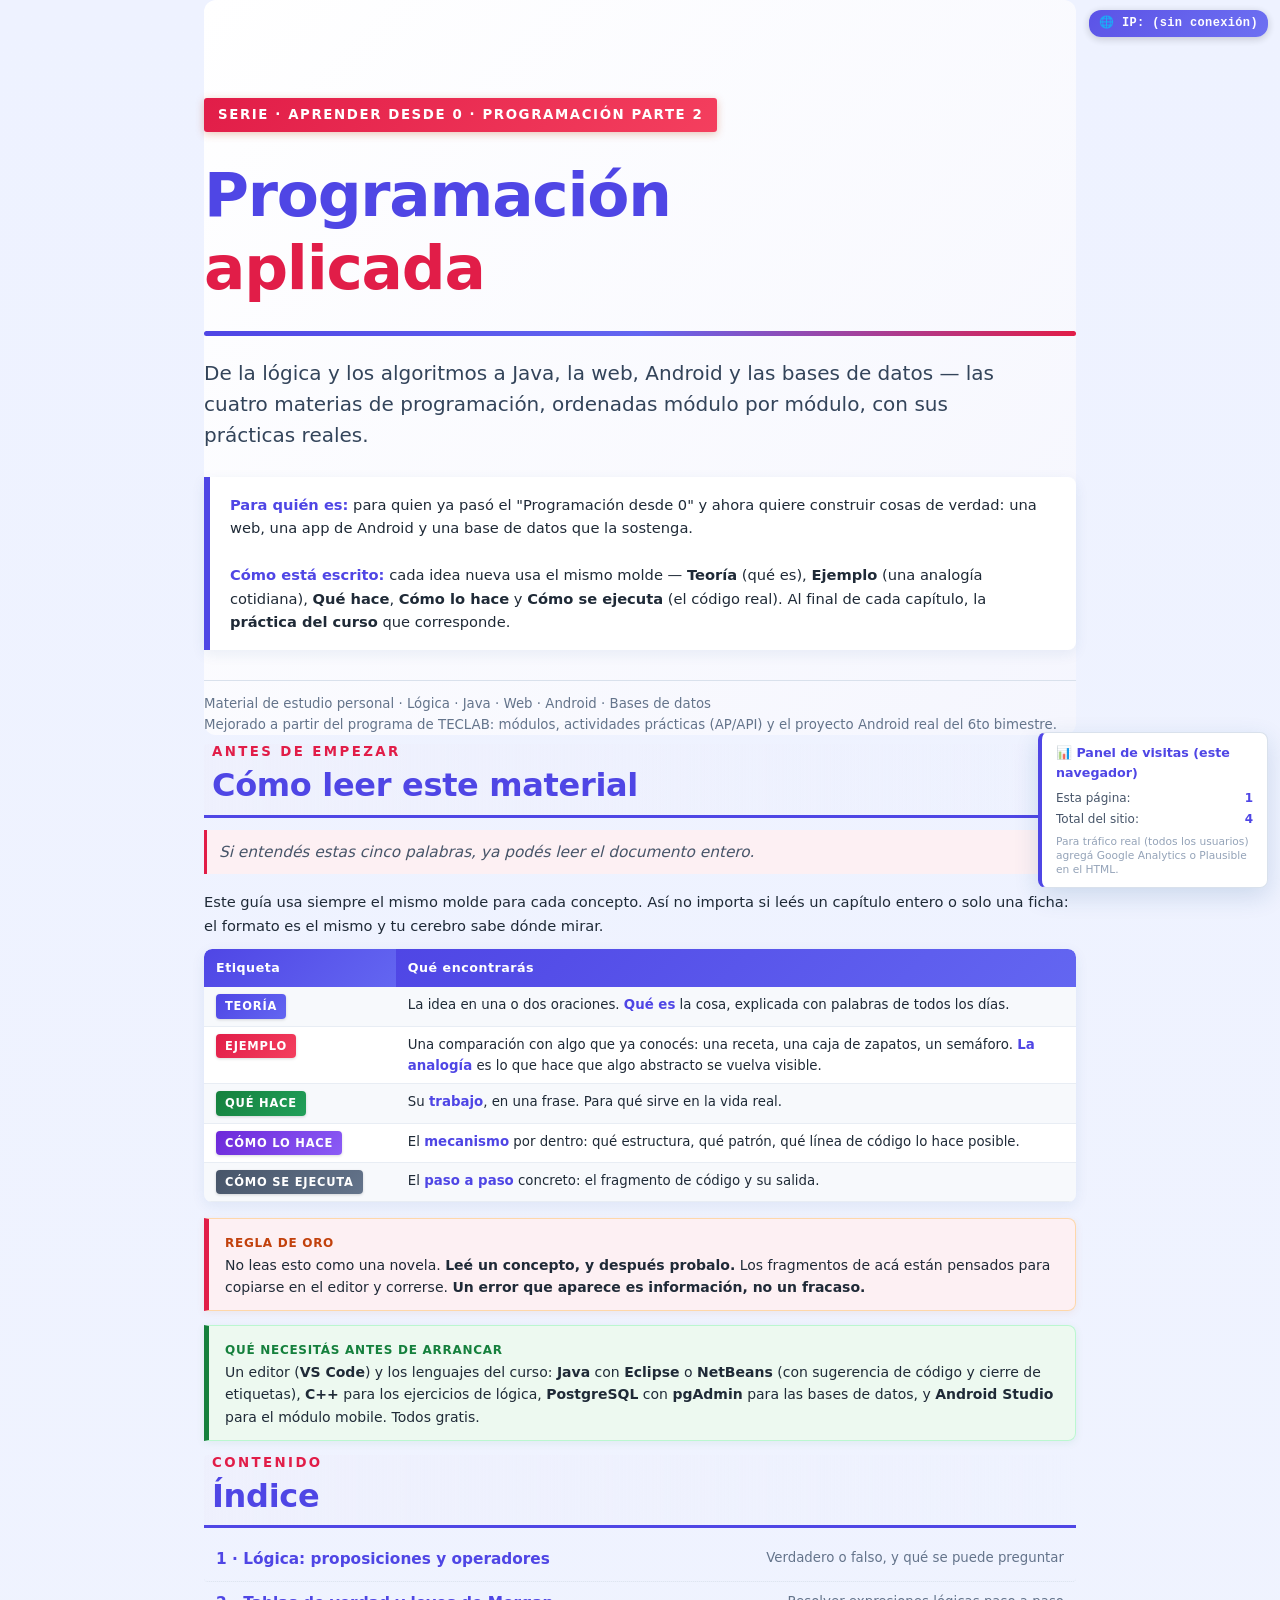
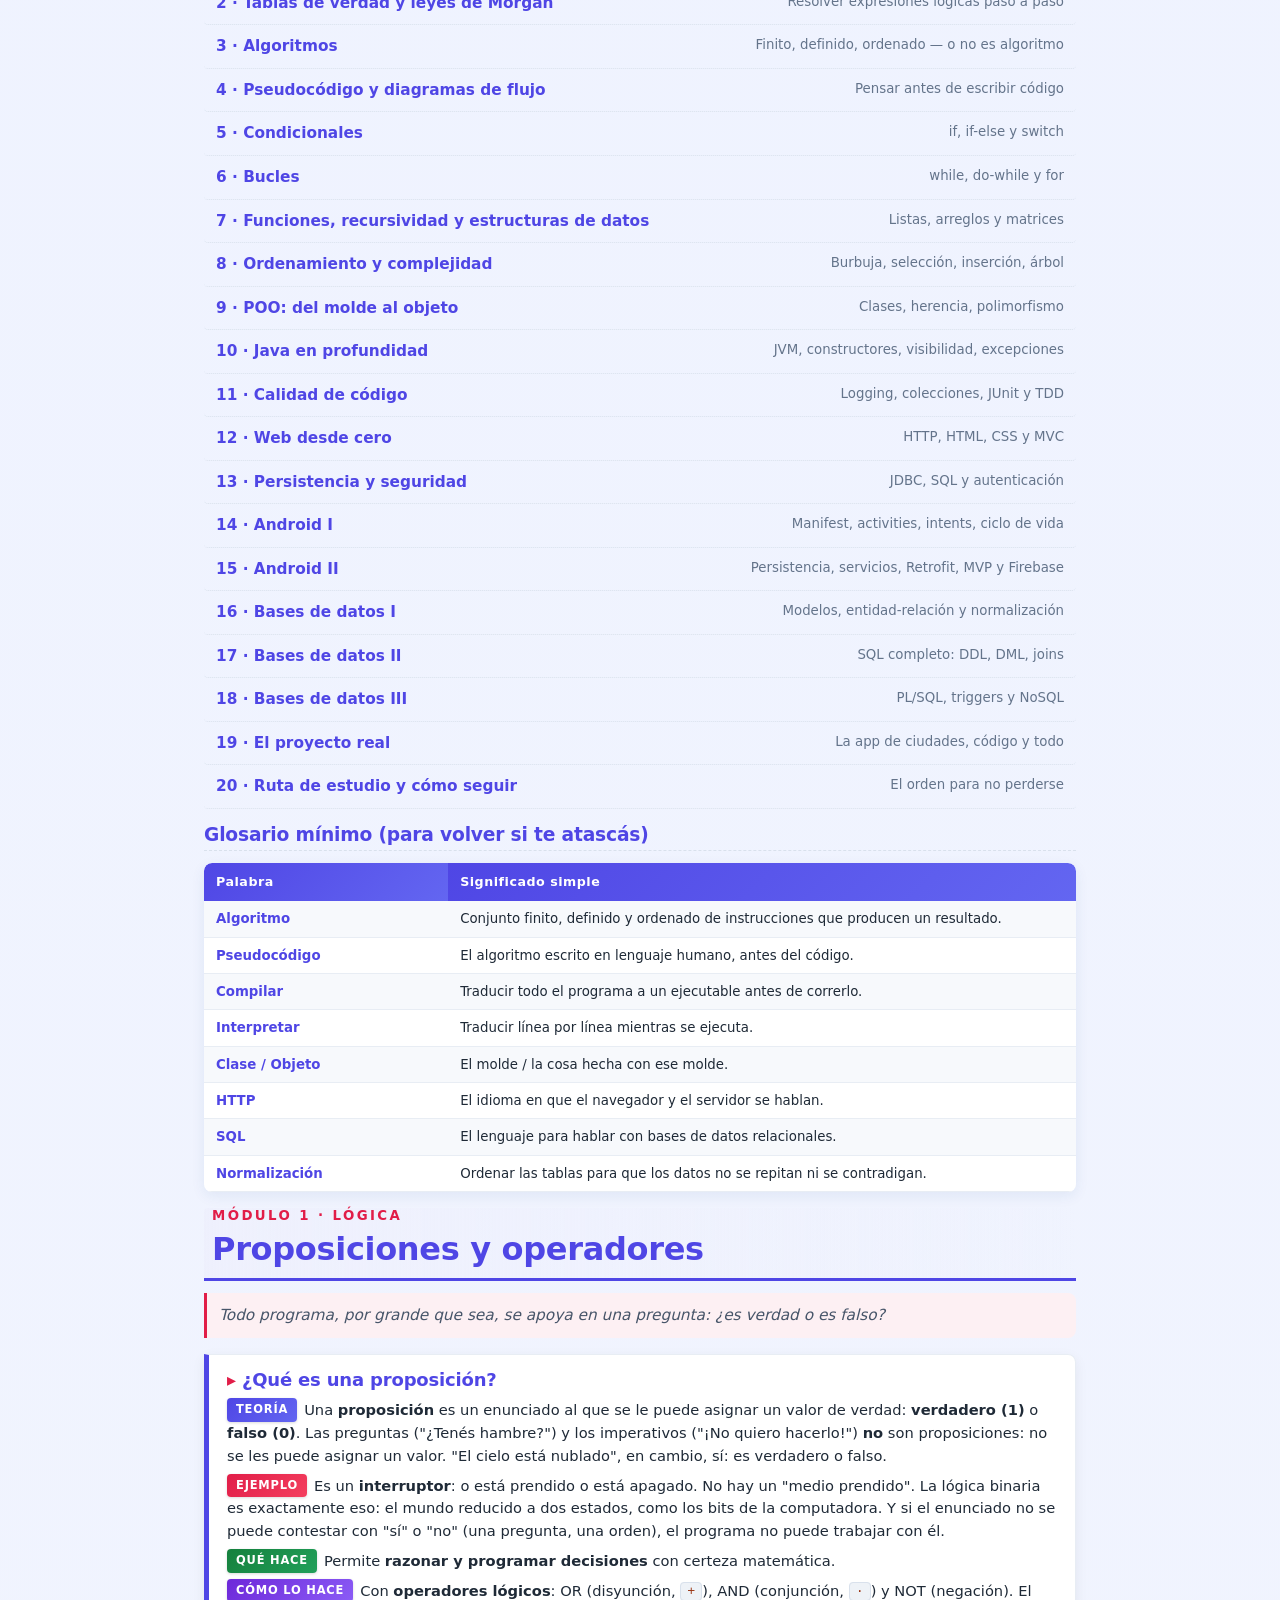
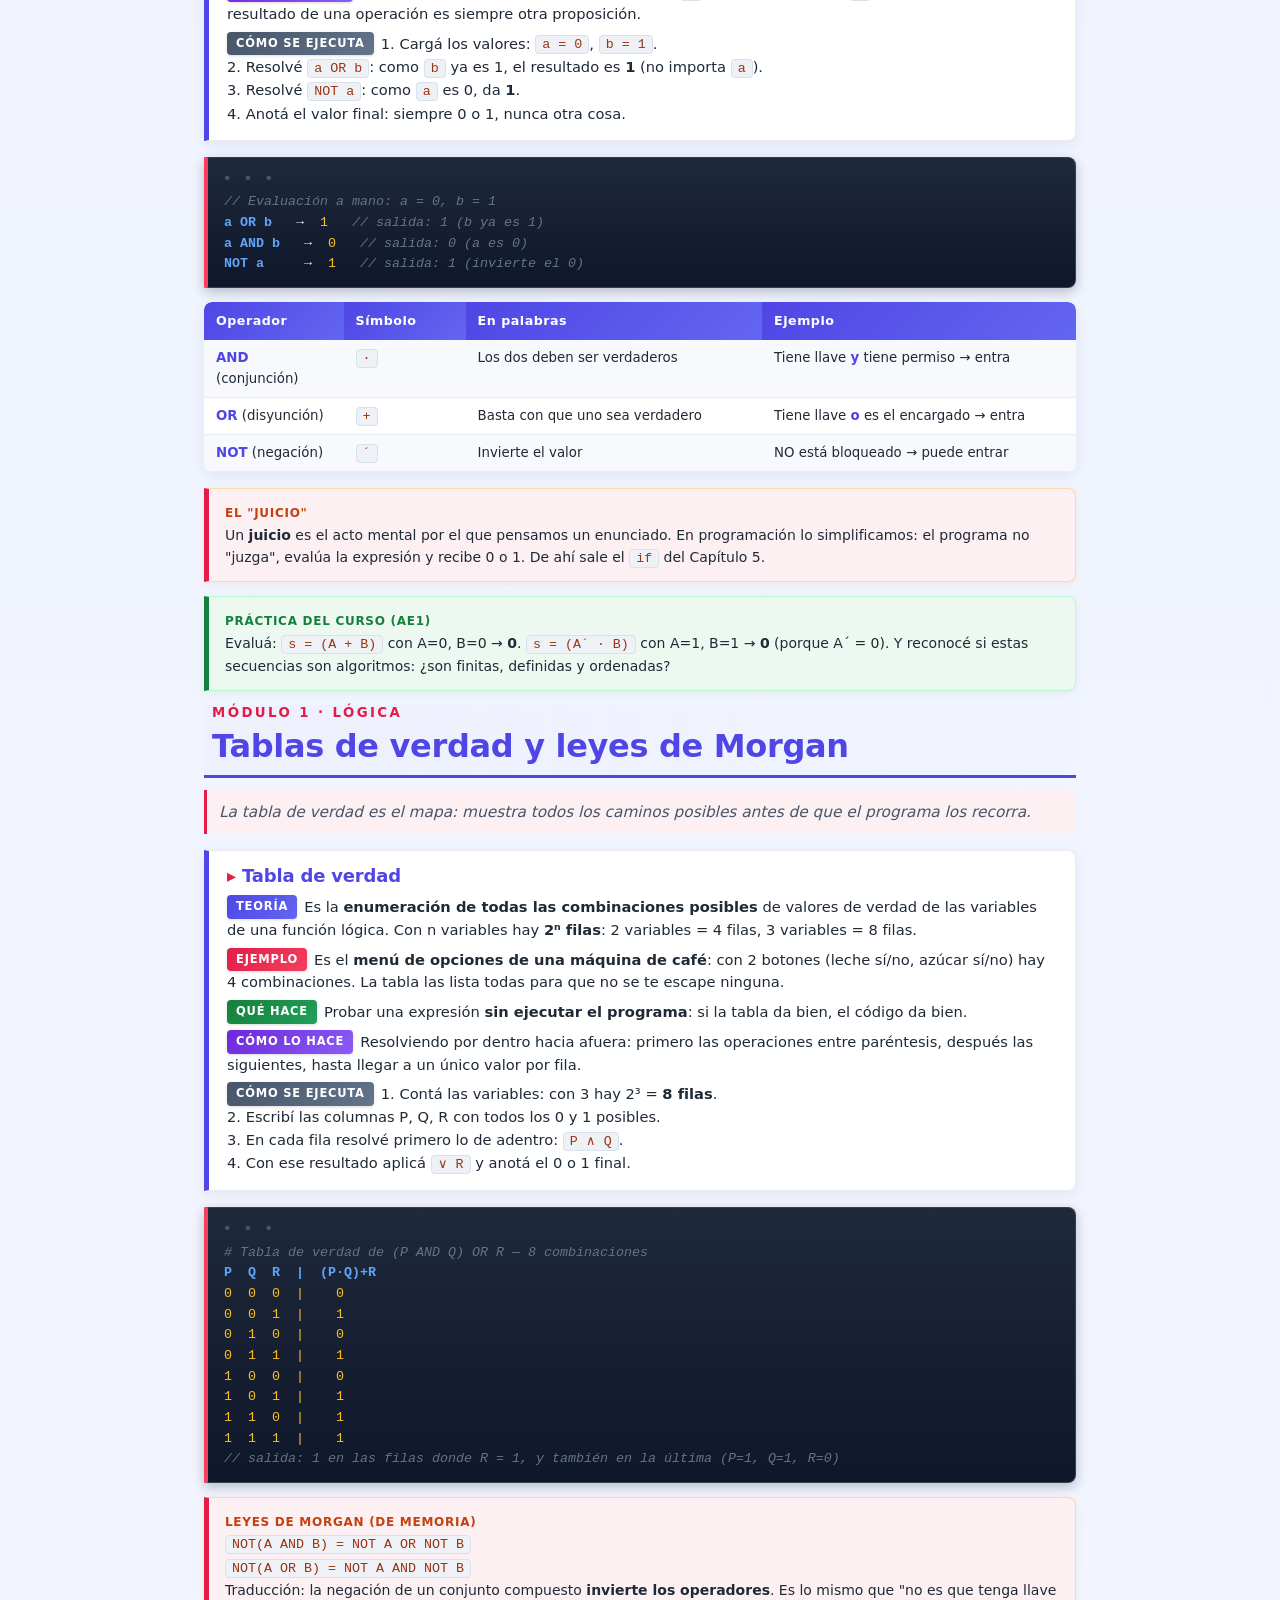
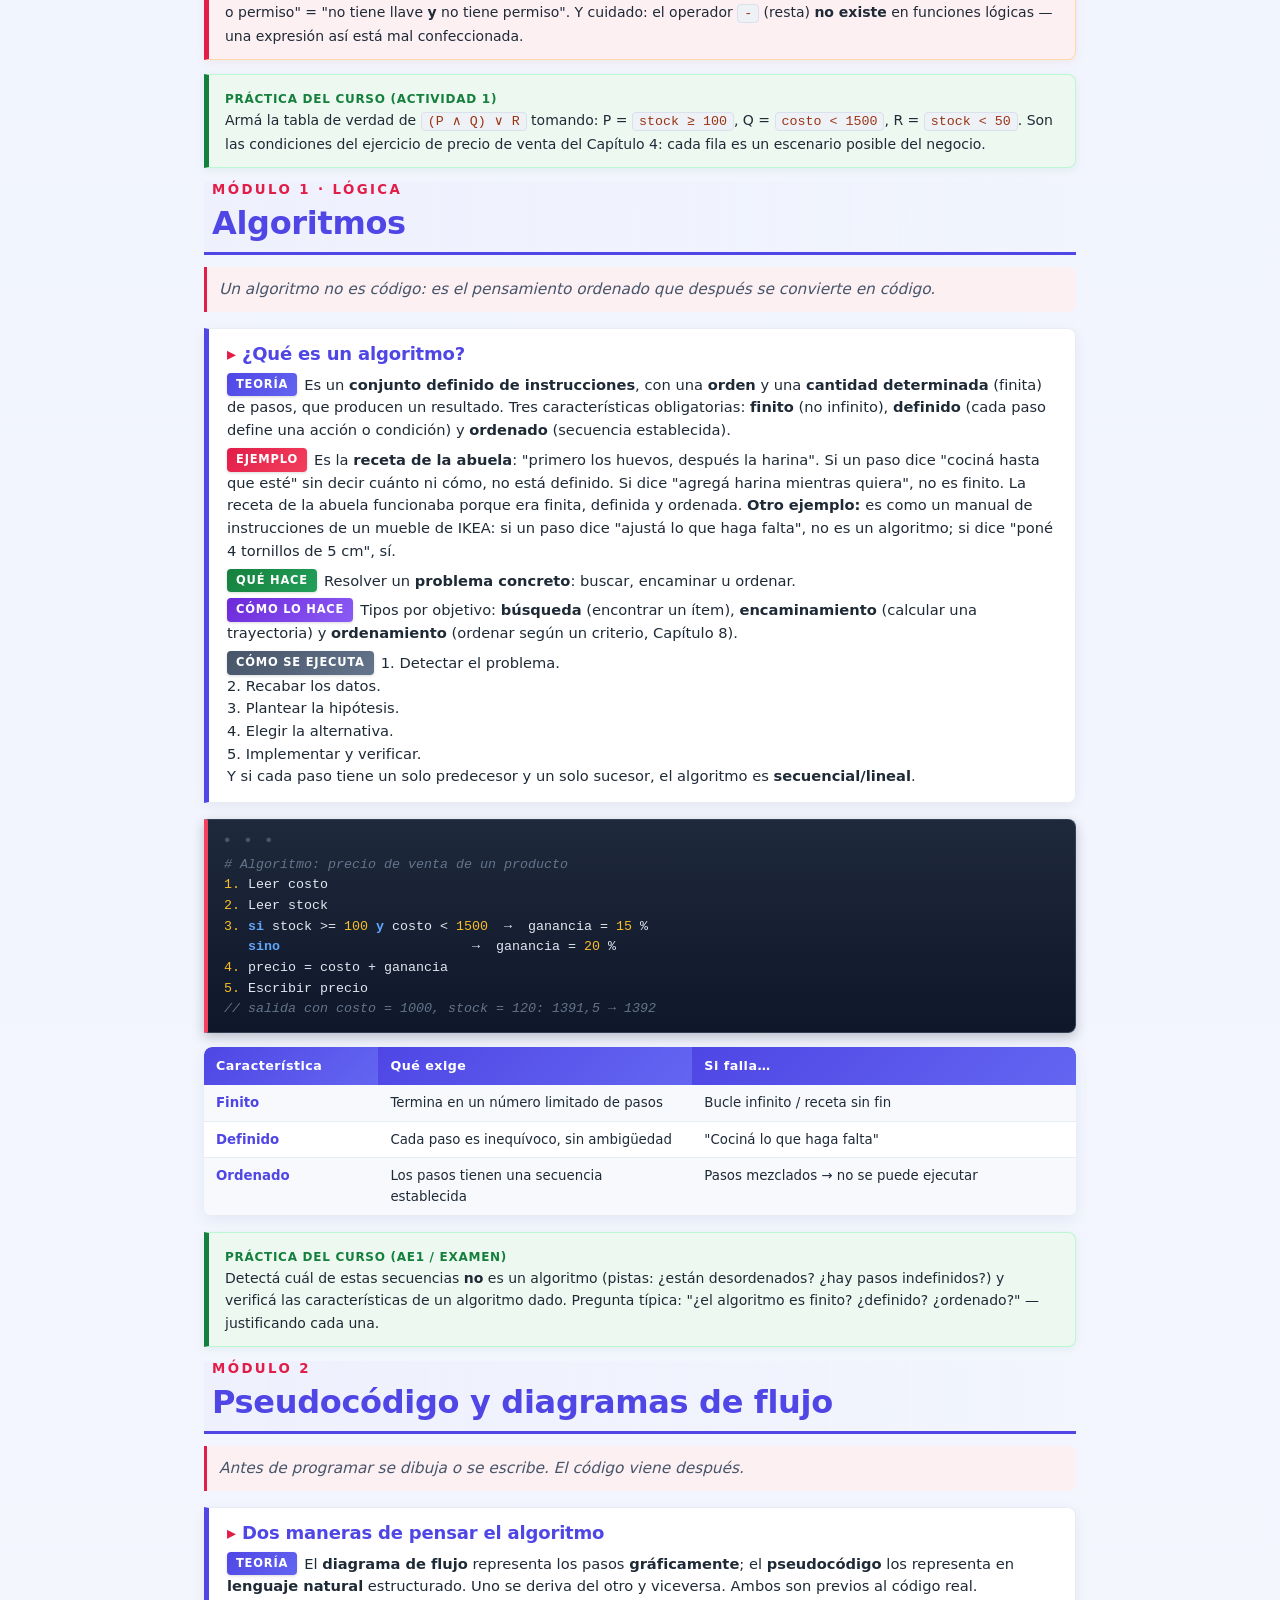
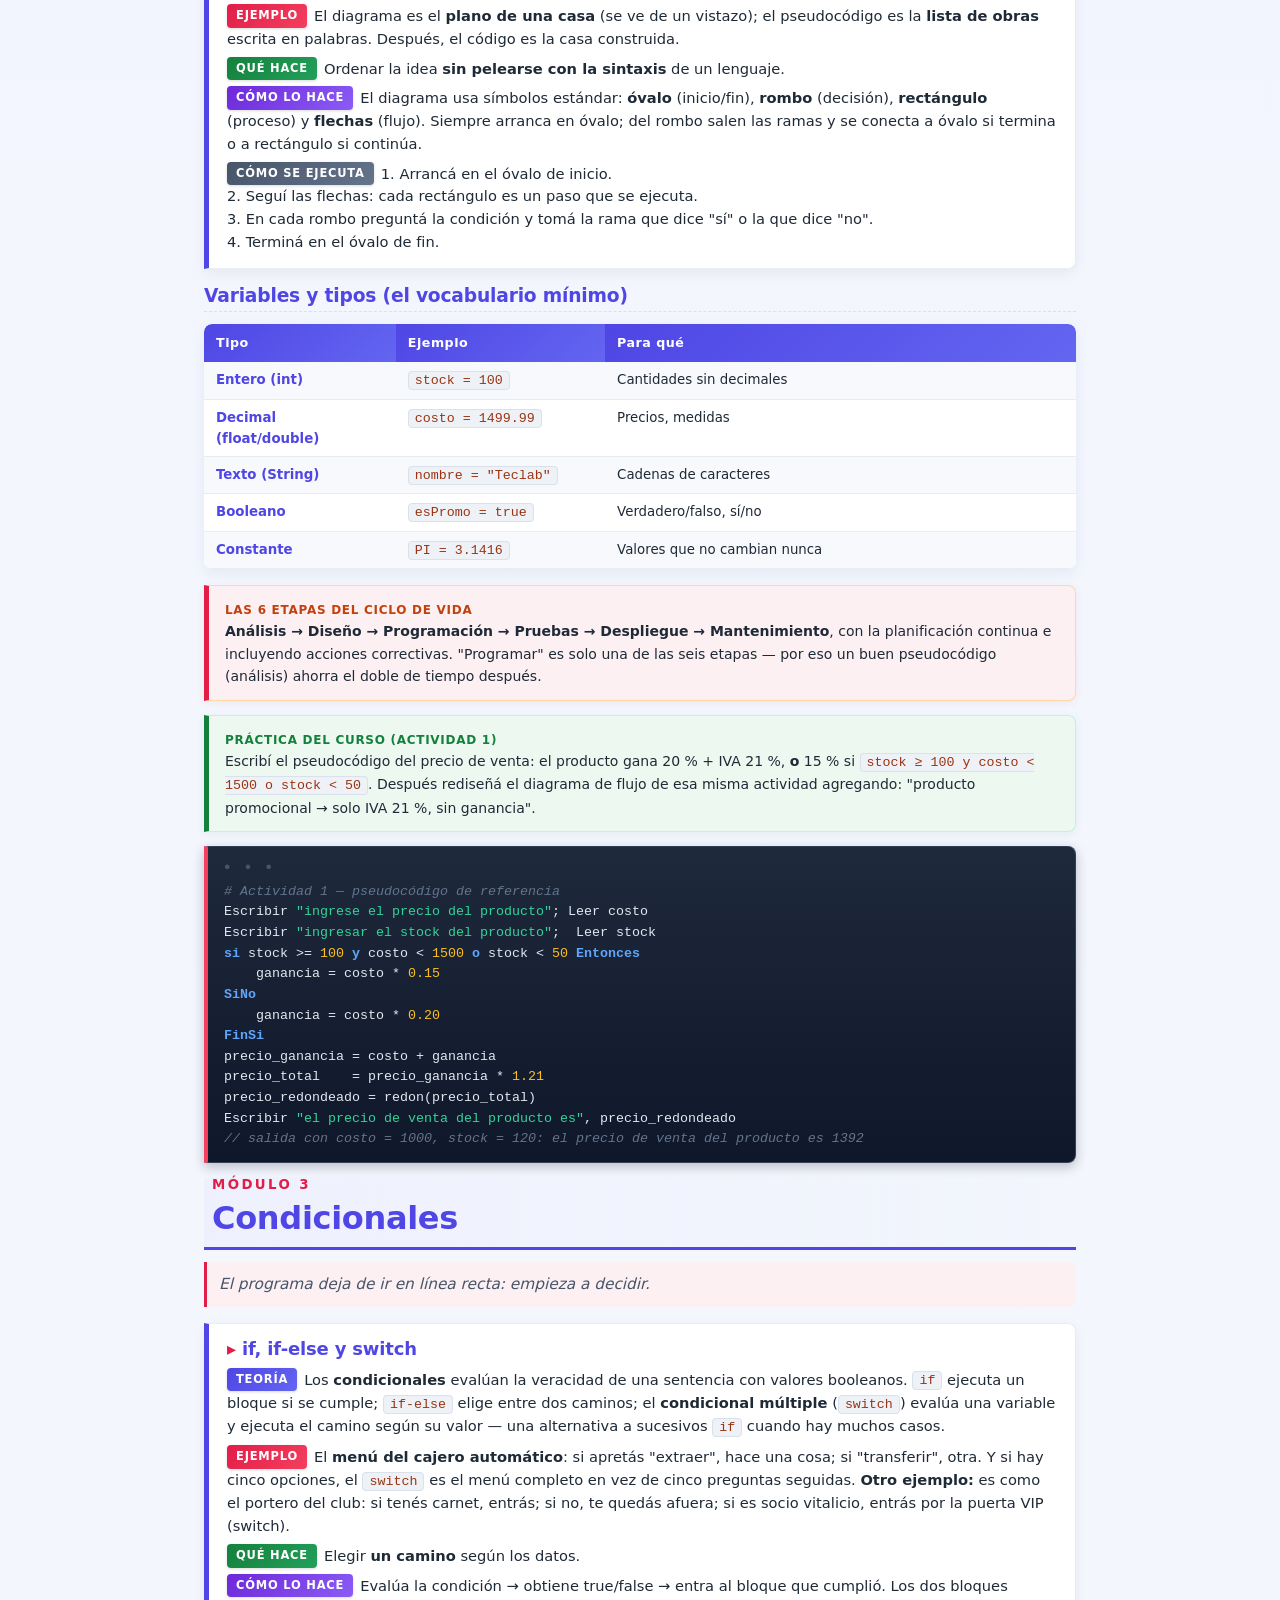
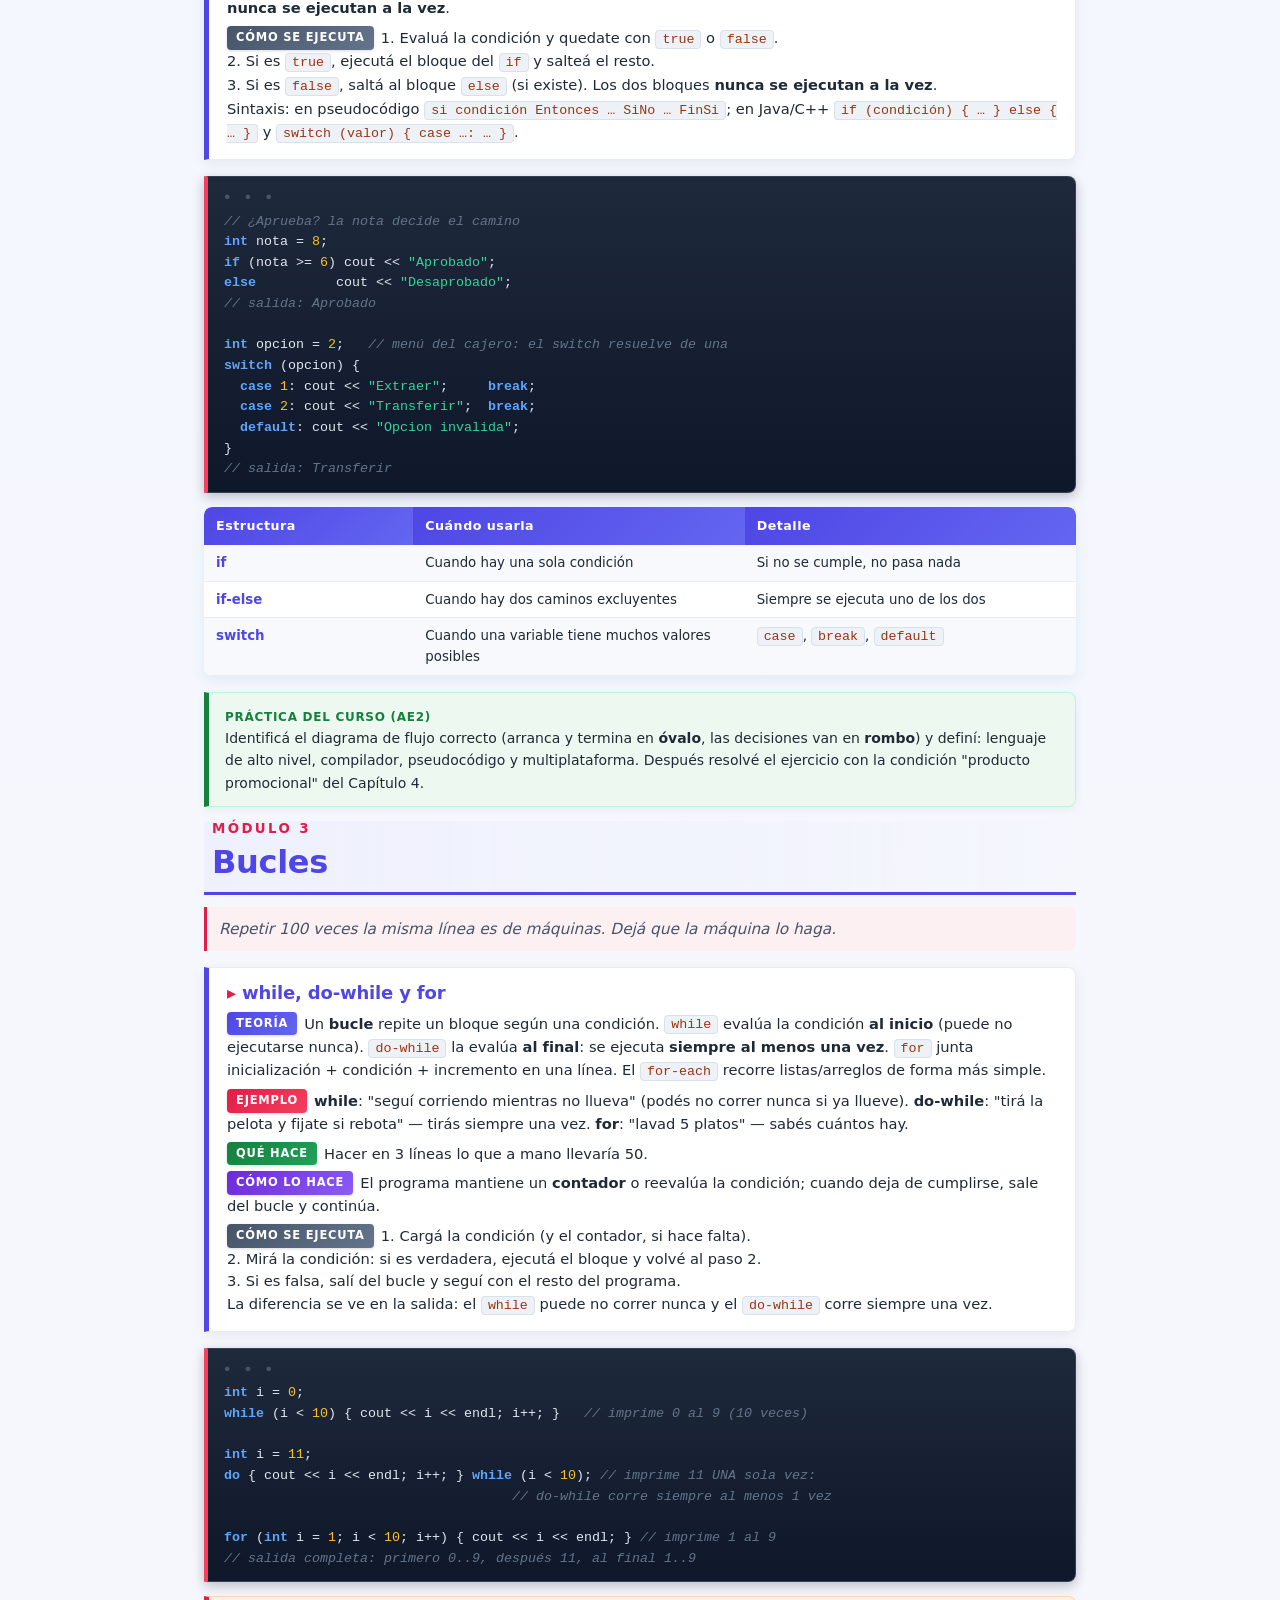
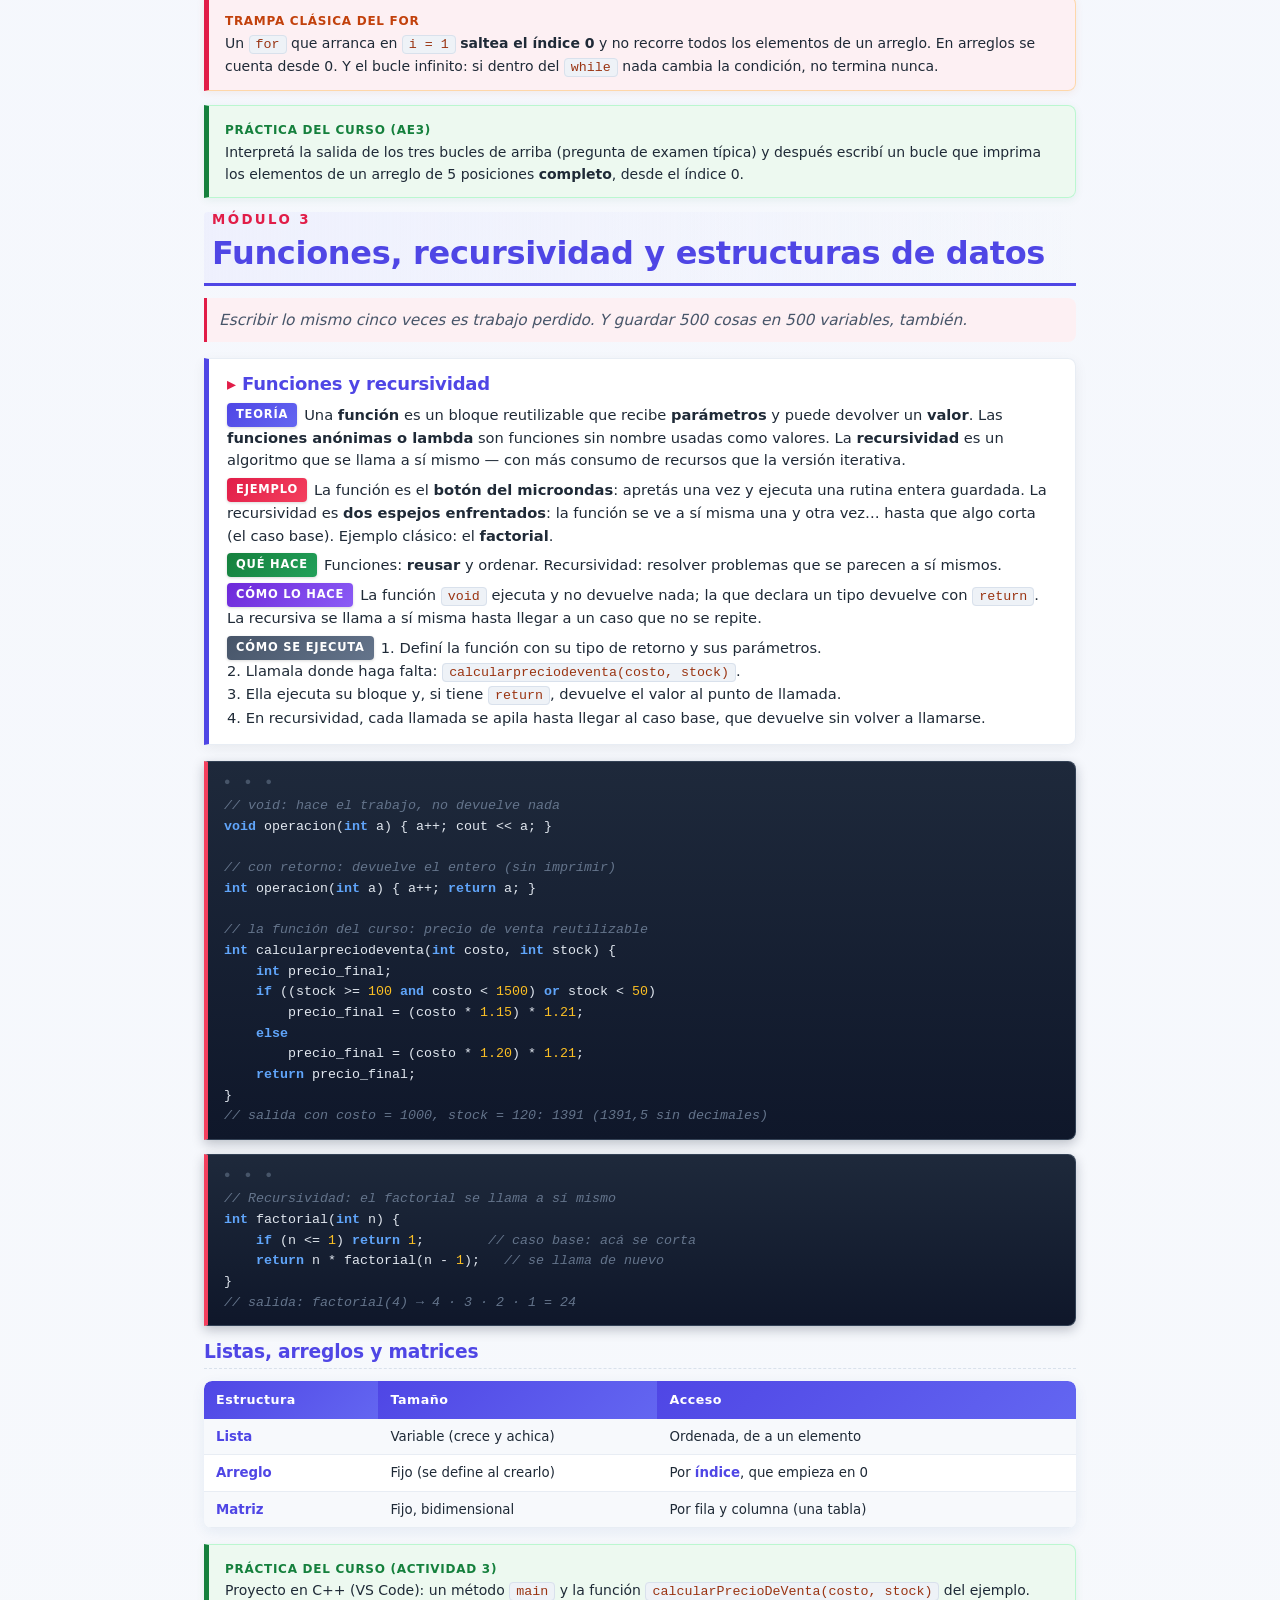
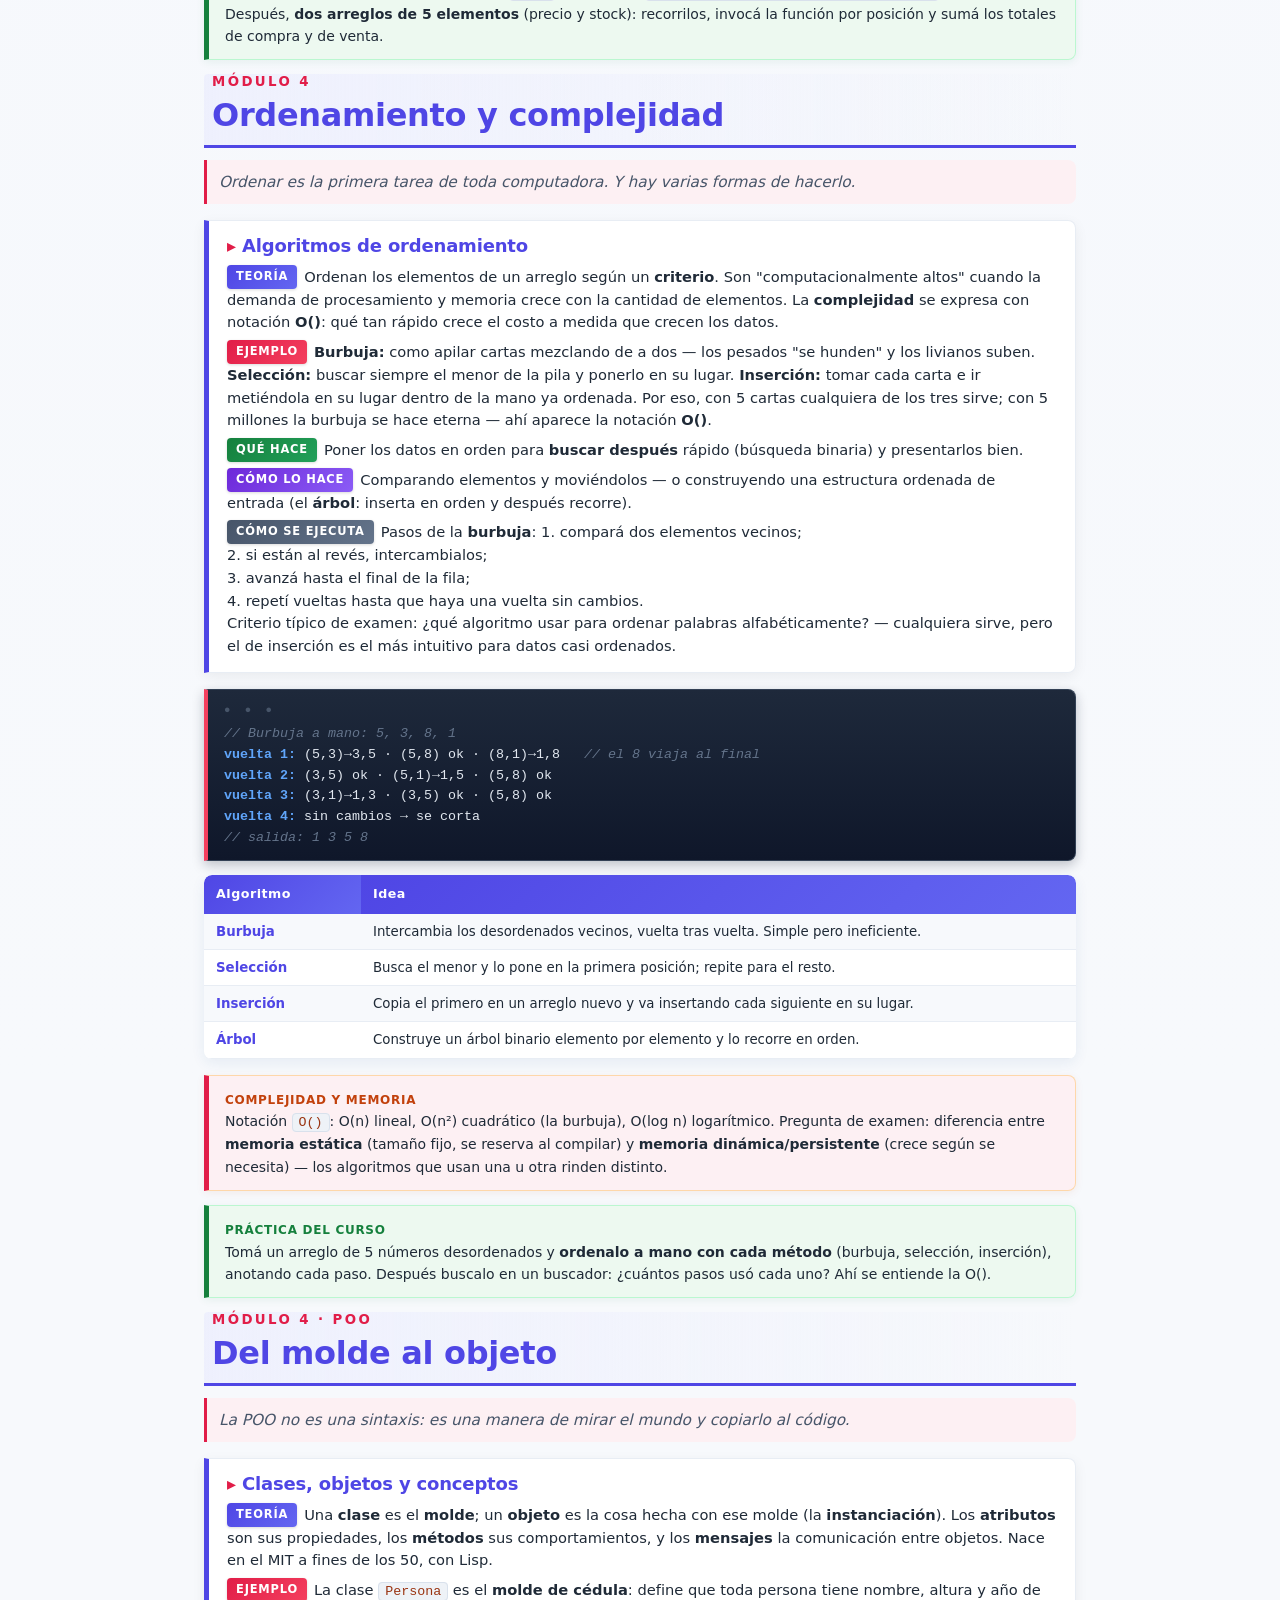
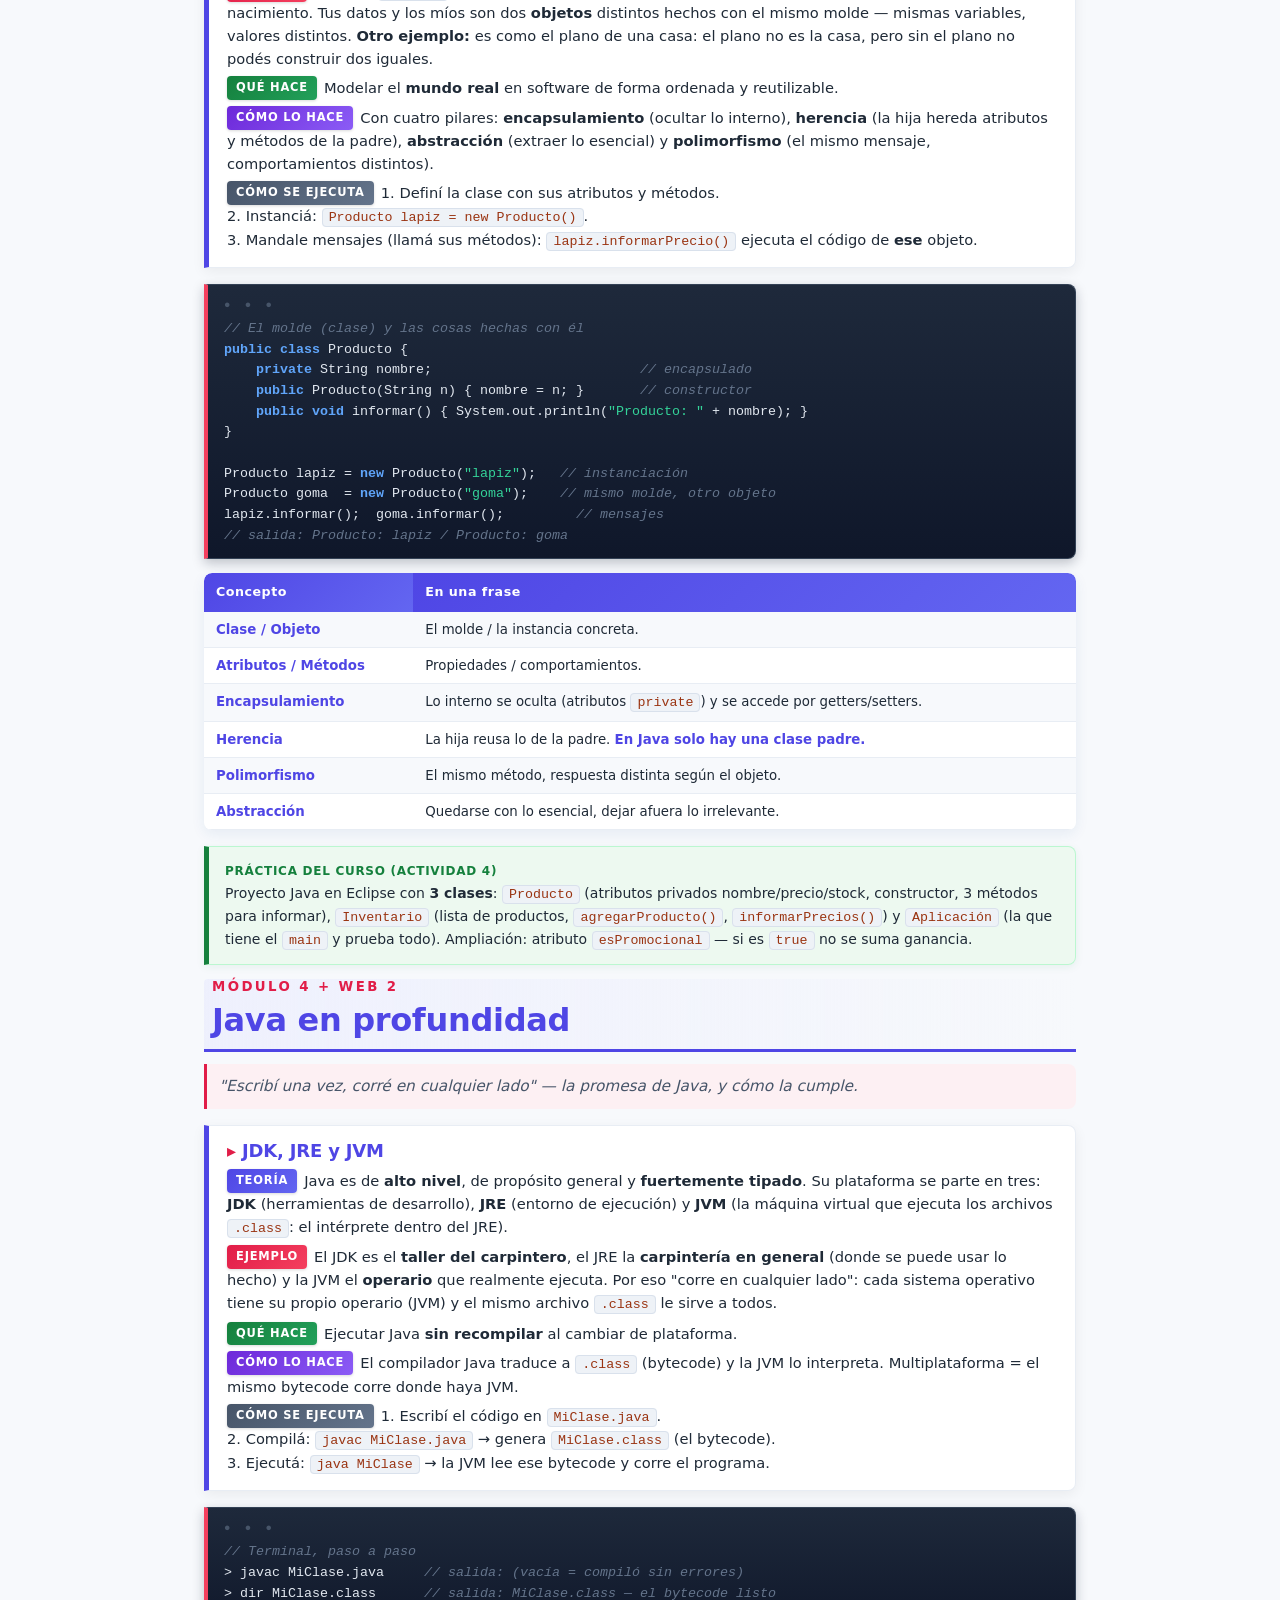
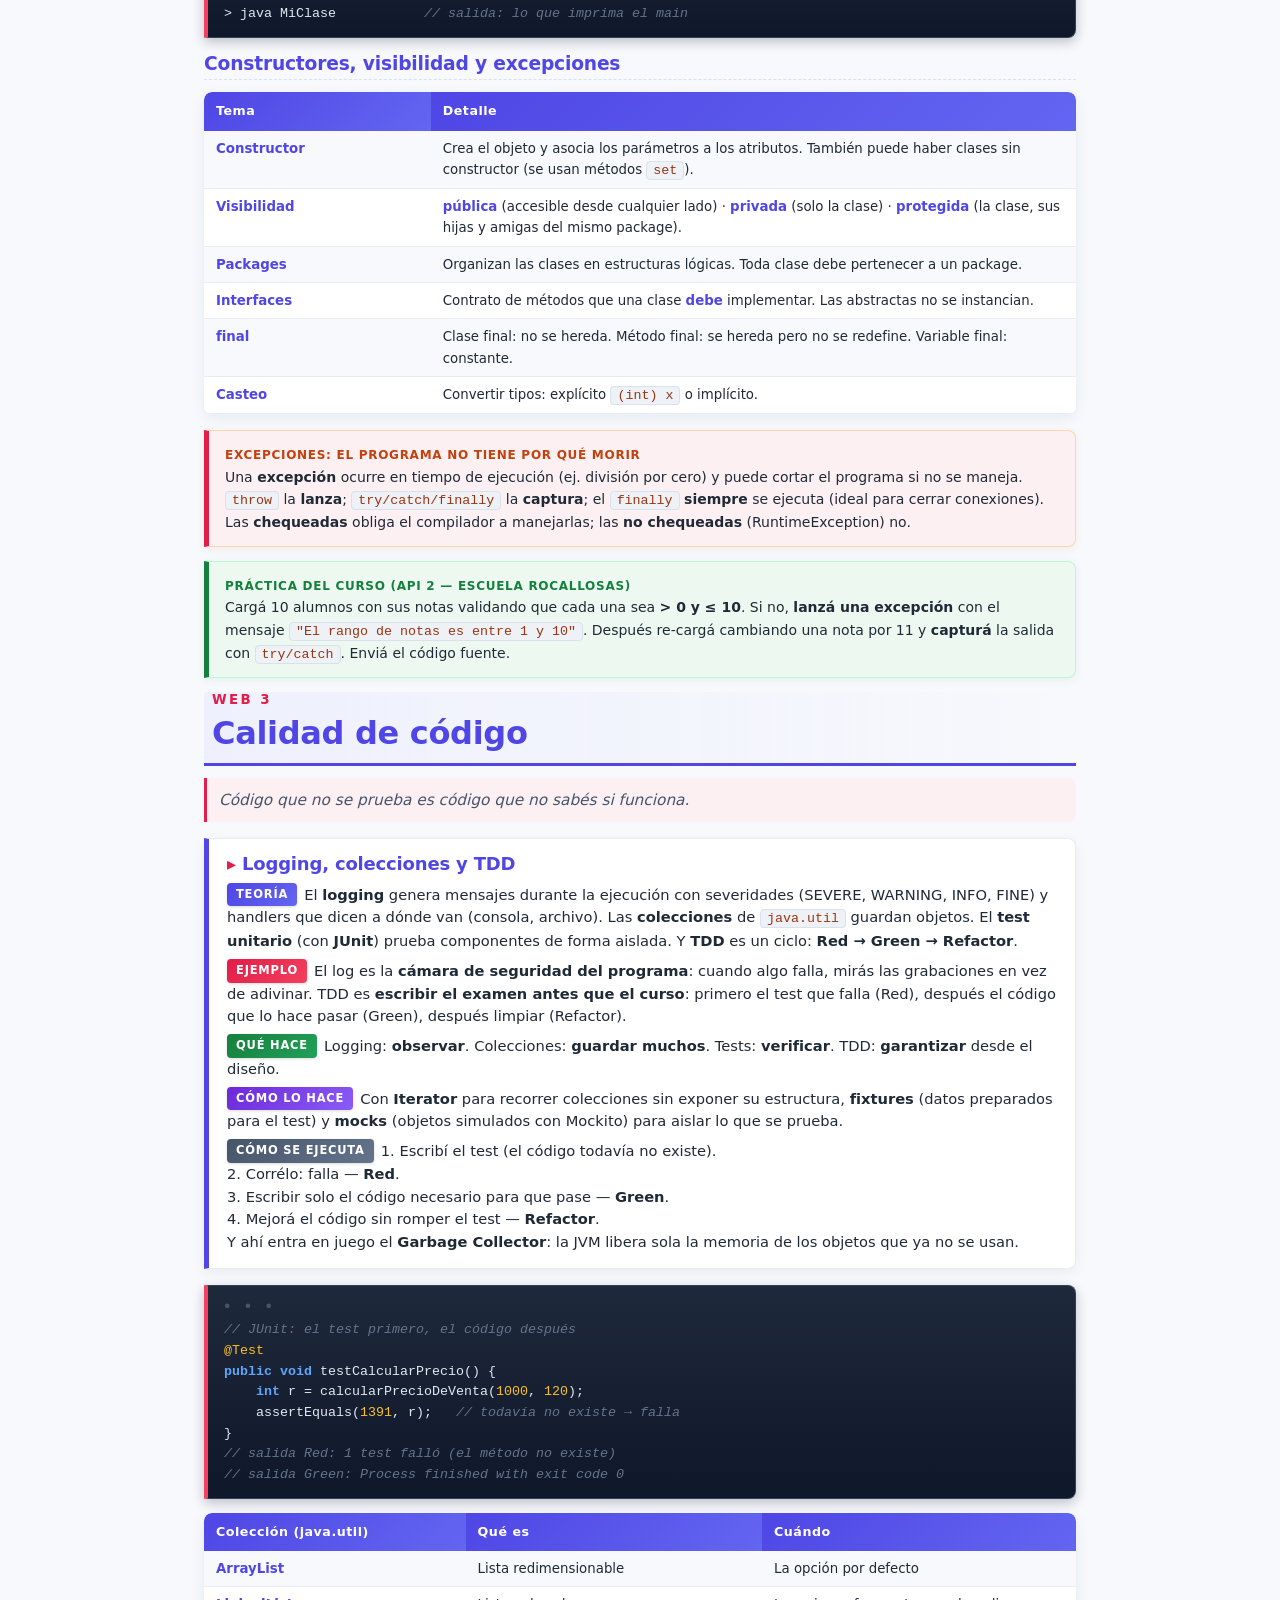
<file: 02-programacion-teclab.html>
<!DOCTYPE html>
<html lang="es">
<head>
<meta charset="utf-8">
<title>Programación aplicada</title>
<link rel="stylesheet" href="styles.css">
</head>
<body class="theme-02">

<!-- ==================== PORTADA ==================== -->
<section class="portada">
  <div class="serie">Serie · Aprender desde 0 · Programación parte 2</div>
  <h1>Programación <span>aplicada</span></h1>
  <div class="regla"></div>
  <p class="sub">De la lógica y los algoritmos a Java, la web, Android y las bases de datos — las cuatro materias de programación, ordenadas módulo por módulo, con sus prácticas reales.</p>

  <div class="caja-que">
    <strong>Para quién es:</strong> para quien ya pasó el "Programación desde 0" y ahora quiere construir cosas de verdad: una web, una app de Android y una base de datos que la sostenga.<br><br>
    <strong>Cómo está escrito:</strong> cada idea nueva usa el mismo molde — <b>Teoría</b> (qué es), <b>Ejemplo</b> (una analogía cotidiana), <b>Qué hace</b>, <b>Cómo lo hace</b> y <b>Cómo se ejecuta</b> (el código real). Al final de cada capítulo, la <b>práctica del curso</b> que corresponde.
  </div>

  <p class="meta">Material de estudio personal · Lógica · Java · Web · Android · Bases de datos<br>Mejorado a partir del programa de TECLAB: módulos, actividades prácticas (AP/API) y el proyecto Android real del 6to bimestre.</p>
</section>

<!-- ==================== CÓMO LEER ==================== -->
<section class="cap">
  <h2><span class="num">Antes de empezar</span>Cómo leer este material</h2>
  <p class="promesa">Si entendés estas cinco palabras, ya podés leer el documento entero.</p>

  <p>Este guía usa siempre el mismo molde para cada concepto. Así no importa si leés un capítulo entero o solo una ficha: el formato es el mismo y tu cerebro sabe dónde mirar.</p>

  <table>
    <tr><th style="width:22%">Etiqueta</th><th>Qué encontrarás</th></tr>
    <tr><td><span class="lbl teoria">Teoría</span></td><td>La idea en una o dos oraciones. <b>Qué es</b> la cosa, explicada con palabras de todos los días.</td></tr>
    <tr><td><span class="lbl ejemplo">Ejemplo</span></td><td>Una comparación con algo que ya conocés: una receta, una caja de zapatos, un semáforo. <b>La analogía</b> es lo que hace que algo abstracto se vuelva visible.</td></tr>
    <tr><td><span class="lbl quehace">Qué hace</span></td><td>Su <b>trabajo</b>, en una frase. Para qué sirve en la vida real.</td></tr>
    <tr><td><span class="lbl como">Cómo lo hace</span></td><td>El <b>mecanismo</b> por dentro: qué estructura, qué patrón, qué línea de código lo hace posible.</td></tr>
    <tr><td><span class="lbl ejecuta">Cómo se ejecuta</span></td><td>El <b>paso a paso</b> concreto: el fragmento de código y su salida.</td></tr>
  </table>

  <div class="nota">
    <span class="b t" style="color:#c2410c;font-weight:700;text-transform:uppercase;letter-spacing:.06em;font-size:9pt;">Regla de oro</span><br>
    No leas esto como una novela. <b>Leé un concepto, y después probalo.</b> Los fragmentos de acá están pensados para copiarse en el editor y correrse. <b>Un error que aparece es información, no un fracaso.</b>
  </div>

  <div class="aviso">
    <span class="b t" style="color:#15803d;font-weight:700;text-transform:uppercase;letter-spacing:.06em;font-size:9pt;">Qué necesitás antes de arrancar</span><br>
    Un editor (<b>VS Code</b>) y los lenguajes del curso: <b>Java</b> con <b>Eclipse</b> o <b>NetBeans</b> (con sugerencia de código y cierre de etiquetas), <b>C++</b> para los ejercicios de lógica, <b>PostgreSQL</b> con <b>pgAdmin</b> para las bases de datos, y <b>Android Studio</b> para el módulo mobile. Todos gratis.
  </div>
</section>

<section class="cap indice">
  <h2><span class="num">Contenido</span>Índice</h2>
  <ul>
    <li><span class="t">1 · Lógica: proposiciones y operadores</span><span class="d">Verdadero o falso, y qué se puede preguntar</span></li>
    <li><span class="t">2 · Tablas de verdad y leyes de Morgan</span><span class="d">Resolver expresiones lógicas paso a paso</span></li>
    <li><span class="t">3 · Algoritmos</span><span class="d">Finito, definido, ordenado — o no es algoritmo</span></li>
    <li><span class="t">4 · Pseudocódigo y diagramas de flujo</span><span class="d">Pensar antes de escribir código</span></li>
    <li><span class="t">5 · Condicionales</span><span class="d">if, if-else y switch</span></li>
    <li><span class="t">6 · Bucles</span><span class="d">while, do-while y for</span></li>
    <li><span class="t">7 · Funciones, recursividad y estructuras de datos</span><span class="d">Listas, arreglos y matrices</span></li>
    <li><span class="t">8 · Ordenamiento y complejidad</span><span class="d">Burbuja, selección, inserción, árbol</span></li>
    <li><span class="t">9 · POO: del molde al objeto</span><span class="d">Clases, herencia, polimorfismo</span></li>
    <li><span class="t">10 · Java en profundidad</span><span class="d">JVM, constructores, visibilidad, excepciones</span></li>
    <li><span class="t">11 · Calidad de código</span><span class="d">Logging, colecciones, JUnit y TDD</span></li>
    <li><span class="t">12 · Web desde cero</span><span class="d">HTTP, HTML, CSS y MVC</span></li>
    <li><span class="t">13 · Persistencia y seguridad</span><span class="d">JDBC, SQL y autenticación</span></li>
    <li><span class="t">14 · Android I</span><span class="d">Manifest, activities, intents, ciclo de vida</span></li>
    <li><span class="t">15 · Android II</span><span class="d">Persistencia, servicios, Retrofit, MVP y Firebase</span></li>
    <li><span class="t">16 · Bases de datos I</span><span class="d">Modelos, entidad-relación y normalización</span></li>
    <li><span class="t">17 · Bases de datos II</span><span class="d">SQL completo: DDL, DML, joins</span></li>
    <li><span class="t">18 · Bases de datos III</span><span class="d">PL/SQL, triggers y NoSQL</span></li>
    <li><span class="t">19 · El proyecto real</span><span class="d">La app de ciudades, código y todo</span></li>
    <li><span class="t">20 · Ruta de estudio y cómo seguir</span><span class="d">El orden para no perderse</span></li>
  </ul>

  <h3 class="sub">Glosario mínimo (para volver si te atascás)</h3>
  <table>
    <tr><th style="width:28%">Palabra</th><th>Significado simple</th></tr>
    <tr><td><b>Algoritmo</b></td><td>Conjunto finito, definido y ordenado de instrucciones que producen un resultado.</td></tr>
    <tr><td><b>Pseudocódigo</b></td><td>El algoritmo escrito en lenguaje humano, antes del código.</td></tr>
    <tr><td><b>Compilar</b></td><td>Traducir todo el programa a un ejecutable antes de correrlo.</td></tr>
    <tr><td><b>Interpretar</b></td><td>Traducir línea por línea mientras se ejecuta.</td></tr>
    <tr><td><b>Clase / Objeto</b></td><td>El molde / la cosa hecha con ese molde.</td></tr>
    <tr><td><b>HTTP</b></td><td>El idioma en que el navegador y el servidor se hablan.</td></tr>
    <tr><td><b>SQL</b></td><td>El lenguaje para hablar con bases de datos relacionales.</td></tr>
    <tr><td><b>Normalización</b></td><td>Ordenar las tablas para que los datos no se repitan ni se contradigan.</td></tr>
  </table>
</section>

<!-- ==================== CAP 1 ==================== -->
<section class="cap">
  <h2><span class="num">Módulo 1 · Lógica</span>Proposiciones y operadores</h2>
  <p class="promesa">Todo programa, por grande que sea, se apoya en una pregunta: ¿es verdad o es falso?</p>

  <div class="bloque">
    <h3>¿Qué es una proposición?</h3>
    <div class="fila"><span class="lbl teoria">Teoría</span>Una <b>proposición</b> es un enunciado al que se le puede asignar un valor de verdad: <b>verdadero (1)</b> o <b>falso (0)</b>. Las preguntas ("¿Tenés hambre?") y los imperativos ("¡No quiero hacerlo!") <b>no</b> son proposiciones: no se les puede asignar un valor. "El cielo está nublado", en cambio, sí: es verdadero o falso.</div>
    <div class="fila"><span class="lbl ejemplo">Ejemplo</span>Es un <b>interruptor</b>: o está prendido o está apagado. No hay un "medio prendido". La lógica binaria es exactamente eso: el mundo reducido a dos estados, como los bits de la computadora. Y si el enunciado no se puede contestar con "sí" o "no" (una pregunta, una orden), el programa no puede trabajar con él.</div>
    <div class="fila"><span class="lbl quehace">Qué hace</span>Permite <b>razonar y programar decisiones</b> con certeza matemática.</div>
    <div class="fila"><span class="lbl como">Cómo lo hace</span>Con <b>operadores lógicos</b>: OR (disyunción, <code>+</code>), AND (conjunción, <code>·</code>) y NOT (negación). El resultado de una operación es siempre otra proposición.</div>
    <div class="fila"><span class="lbl ejecuta">Cómo se ejecuta</span>1. Cargá los valores: <code>a = 0</code>, <code>b = 1</code>.<br>2. Resolvé <code>a OR b</code>: como <code>b</code> ya es 1, el resultado es <b>1</b> (no importa <code>a</code>).<br>3. Resolvé <code>NOT a</code>: como <code>a</code> es 0, da <b>1</b>.<br>4. Anotá el valor final: siempre 0 o 1, nunca otra cosa.</div>
  </div>

  <pre><span class="c">// Evaluación a mano: a = 0, b = 1</span>
<span class="k">a OR b</span>   →  <span class="n">1</span>   <span class="c">// salida: 1 (b ya es 1)</span>
<span class="k">a AND b</span>   →  <span class="n">0</span>   <span class="c">// salida: 0 (a es 0)</span>
<span class="k">NOT a</span>     →  <span class="n">1</span>   <span class="c">// salida: 1 (invierte el 0)</span></pre>

  <table>
    <tr><th style="width:16%">Operador</th><th style="width:14%">Símbolo</th><th style="width:34%">En palabras</th><th>Ejemplo</th></tr>
    <tr><td><b>AND</b> (conjunción)</td><td><code>·</code></td><td>Los dos deben ser verdaderos</td><td>Tiene llave <b>y</b> tiene permiso → entra</td></tr>
    <tr><td><b>OR</b> (disyunción)</td><td><code>+</code></td><td>Basta con que uno sea verdadero</td><td>Tiene llave <b>o</b> es el encargado → entra</td></tr>
    <tr><td><b>NOT</b> (negación)</td><td><code>´</code></td><td>Invierte el valor</td><td>NO está bloqueado → puede entrar</td></tr>
  </table>

  <div class="nota">
    <span class="b t" style="color:#c2410c;font-weight:700;text-transform:uppercase;letter-spacing:.06em;font-size:9pt;">El "juicio"</span><br>
    Un <b>juicio</b> es el acto mental por el que pensamos un enunciado. En programación lo simplificamos: el programa no "juzga", evalúa la expresión y recibe 0 o 1. De ahí sale el <code>if</code> del Capítulo 5.
  </div>

  <div class="aviso">
    <span class="b t" style="color:#15803d;font-weight:700;text-transform:uppercase;letter-spacing:.06em;font-size:9pt;">Práctica del curso (AE1)</span><br>
    Evaluá: <code>s = (A + B)</code> con A=0, B=0 → <b>0</b>. <code>s = (A´ · B)</code> con A=1, B=1 → <b>0</b> (porque A´ = 0). Y reconocé si estas secuencias son algoritmos: ¿son finitas, definidas y ordenadas?
  </div>
</section>

<!-- ==================== CAP 2 ==================== -->
<section class="cap">
  <h2><span class="num">Módulo 1 · Lógica</span>Tablas de verdad y leyes de Morgan</h2>
  <p class="promesa">La tabla de verdad es el mapa: muestra todos los caminos posibles antes de que el programa los recorra.</p>

  <div class="bloque">
    <h3>Tabla de verdad</h3>
    <div class="fila"><span class="lbl teoria">Teoría</span>Es la <b>enumeración de todas las combinaciones posibles</b> de valores de verdad de las variables de una función lógica. Con n variables hay <b>2ⁿ filas</b>: 2 variables = 4 filas, 3 variables = 8 filas.</div>
    <div class="fila"><span class="lbl ejemplo">Ejemplo</span>Es el <b>menú de opciones de una máquina de café</b>: con 2 botones (leche sí/no, azúcar sí/no) hay 4 combinaciones. La tabla las lista todas para que no se te escape ninguna.</div>
    <div class="fila"><span class="lbl quehace">Qué hace</span>Probar una expresión <b>sin ejecutar el programa</b>: si la tabla da bien, el código da bien.</div>
    <div class="fila"><span class="lbl como">Cómo lo hace</span>Resolviendo por dentro hacia afuera: primero las operaciones entre paréntesis, después las siguientes, hasta llegar a un único valor por fila.</div>
    <div class="fila"><span class="lbl ejecuta">Cómo se ejecuta</span>1. Contá las variables: con 3 hay 2³ = <b>8 filas</b>.<br>2. Escribí las columnas P, Q, R con todos los 0 y 1 posibles.<br>3. En cada fila resolvé primero lo de adentro: <code>P ∧ Q</code>.<br>4. Con ese resultado aplicá <code>∨ R</code> y anotá el 0 o 1 final.</div>
  </div>

  <pre><span class="c"># Tabla de verdad de (P AND Q) OR R — 8 combinaciones</span>
<span class="k">P  Q  R  |  (P·Q)+R</span>
<span class="n">0  0  0  |    0</span>
<span class="n">0  0  1  |    1</span>
<span class="n">0  1  0  |    0</span>
<span class="n">0  1  1  |    1</span>
<span class="n">1  0  0  |    0</span>
<span class="n">1  0  1  |    1</span>
<span class="n">1  1  0  |    1</span>
<span class="n">1  1  1  |    1</span>
<span class="c">// salida: 1 en las filas donde R = 1, y también en la última (P=1, Q=1, R=0)</span></pre>

  <div class="nota">
    <span class="b t" style="color:#c2410c;font-weight:700;text-transform:uppercase;letter-spacing:.06em;font-size:9pt;">Leyes de Morgan (de memoria)</span><br>
    <code>NOT(A AND B) = NOT A OR NOT B</code><br>
    <code>NOT(A OR B) = NOT A AND NOT B</code><br>
    Traducción: la negación de un conjunto compuesto <b>invierte los operadores</b>. Es lo mismo que "no es que tenga llave o permiso" = "no tiene llave <b>y</b> no tiene permiso". Y cuidado: el operador <code>-</code> (resta) <b>no existe</b> en funciones lógicas — una expresión así está mal confeccionada.
  </div>

  <div class="aviso">
    <span class="b t" style="color:#15803d;font-weight:700;text-transform:uppercase;letter-spacing:.06em;font-size:9pt;">Práctica del curso (Actividad 1)</span><br>
    Armá la tabla de verdad de <code>(P ∧ Q) ∨ R</code> tomando: P = <code>stock ≥ 100</code>, Q = <code>costo &lt; 1500</code>, R = <code>stock &lt; 50</code>. Son las condiciones del ejercicio de precio de venta del Capítulo 4: cada fila es un escenario posible del negocio.
  </div>
</section>

<!-- ==================== CAP 3 ==================== -->
<section class="cap">
  <h2><span class="num">Módulo 1 · Lógica</span>Algoritmos</h2>
  <p class="promesa">Un algoritmo no es código: es el pensamiento ordenado que después se convierte en código.</p>

  <div class="bloque">
    <h3>¿Qué es un algoritmo?</h3>
    <div class="fila"><span class="lbl teoria">Teoría</span>Es un <b>conjunto definido de instrucciones</b>, con una <b>orden</b> y una <b>cantidad determinada</b> (finita) de pasos, que producen un resultado. Tres características obligatorias: <b>finito</b> (no infinito), <b>definido</b> (cada paso define una acción o condición) y <b>ordenado</b> (secuencia establecida).</div>
    <div class="fila"><span class="lbl ejemplo">Ejemplo</span>Es la <b>receta de la abuela</b>: "primero los huevos, después la harina". Si un paso dice "cociná hasta que esté" sin decir cuánto ni cómo, no está definido. Si dice "agregá harina mientras quiera", no es finito. La receta de la abuela funcionaba porque era finita, definida y ordenada. <b>Otro ejemplo:</b> es como un manual de instrucciones de un mueble de IKEA: si un paso dice "ajustá lo que haga falta", no es un algoritmo; si dice "poné 4 tornillos de 5 cm", sí.</div>
    <div class="fila"><span class="lbl quehace">Qué hace</span>Resolver un <b>problema concreto</b>: buscar, encaminar u ordenar.</div>
    <div class="fila"><span class="lbl como">Cómo lo hace</span>Tipos por objetivo: <b>búsqueda</b> (encontrar un ítem), <b>encaminamiento</b> (calcular una trayectoria) y <b>ordenamiento</b> (ordenar según un criterio, Capítulo 8).</div>
    <div class="fila"><span class="lbl ejecuta">Cómo se ejecuta</span>1. Detectar el problema.<br>2. Recabar los datos.<br>3. Plantear la hipótesis.<br>4. Elegir la alternativa.<br>5. Implementar y verificar.<br>Y si cada paso tiene un solo predecesor y un solo sucesor, el algoritmo es <b>secuencial/lineal</b>.</div>
  </div>

  <pre><span class="c"># Algoritmo: precio de venta de un producto</span>
<span class="n">1.</span> Leer costo
<span class="n">2.</span> Leer stock
<span class="n">3.</span> <span class="k">si</span> stock &gt;= <span class="n">100</span> <span class="k">y</span> costo &lt; <span class="n">1500</span>  →  ganancia = <span class="n">15</span> %
   <span class="k">sino</span>                        →  ganancia = <span class="n">20</span> %
<span class="n">4.</span> precio = costo + ganancia
<span class="n">5.</span> Escribir precio
<span class="c">// salida con costo = 1000, stock = 120: 1391,5 → 1392</span></pre>

  <table>
    <tr><th style="width:20%">Característica</th><th style="width:36%">Qué exige</th><th>Si falla…</th></tr>
    <tr><td><b>Finito</b></td><td>Termina en un número limitado de pasos</td><td>Bucle infinito / receta sin fin</td></tr>
    <tr><td><b>Definido</b></td><td>Cada paso es inequívoco, sin ambigüedad</td><td>"Cociná lo que haga falta"</td></tr>
    <tr><td><b>Ordenado</b></td><td>Los pasos tienen una secuencia establecida</td><td>Pasos mezclados → no se puede ejecutar</td></tr>
  </table>

  <div class="aviso">
    <span class="b t" style="color:#15803d;font-weight:700;text-transform:uppercase;letter-spacing:.06em;font-size:9pt;">Práctica del curso (AE1 / Examen)</span><br>
    Detectá cuál de estas secuencias <b>no</b> es un algoritmo (pistas: ¿están desordenados? ¿hay pasos indefinidos?) y verificá las características de un algoritmo dado. Pregunta típica: "¿el algoritmo es finito? ¿definido? ¿ordenado?" — justificando cada una.
  </div>
</section>

<!-- ==================== CAP 4 ==================== -->
<section class="cap">
  <h2><span class="num">Módulo 2</span>Pseudocódigo y diagramas de flujo</h2>
  <p class="promesa">Antes de programar se dibuja o se escribe. El código viene después.</p>

  <div class="bloque">
    <h3>Dos maneras de pensar el algoritmo</h3>
    <div class="fila"><span class="lbl teoria">Teoría</span>El <b>diagrama de flujo</b> representa los pasos <b>gráficamente</b>; el <b>pseudocódigo</b> los representa en <b>lenguaje natural</b> estructurado. Uno se deriva del otro y viceversa. Ambos son previos al código real.</div>
    <div class="fila"><span class="lbl ejemplo">Ejemplo</span>El diagrama es el <b>plano de una casa</b> (se ve de un vistazo); el pseudocódigo es la <b>lista de obras</b> escrita en palabras. Después, el código es la casa construida.</div>
    <div class="fila"><span class="lbl quehace">Qué hace</span>Ordenar la idea <b>sin pelearse con la sintaxis</b> de un lenguaje.</div>
    <div class="fila"><span class="lbl como">Cómo lo hace</span>El diagrama usa símbolos estándar: <b>óvalo</b> (inicio/fin), <b>rombo</b> (decisión), <b>rectángulo</b> (proceso) y <b>flechas</b> (flujo). Siempre arranca en óvalo; del rombo salen las ramas y se conecta a óvalo si termina o a rectángulo si continúa.</div>
    <div class="fila"><span class="lbl ejecuta">Cómo se ejecuta</span>1. Arrancá en el óvalo de inicio.<br>2. Seguí las flechas: cada rectángulo es un paso que se ejecuta.<br>3. En cada rombo preguntá la condición y tomá la rama que dice "sí" o la que dice "no".<br>4. Terminá en el óvalo de fin.</div>
  </div>

  <h3 class="sub">Variables y tipos (el vocabulario mínimo)</h3>
  <table>
    <tr><th style="width:22%">Tipo</th><th style="width:24%">Ejemplo</th><th>Para qué</th></tr>
    <tr><td><b>Entero (int)</b></td><td><code>stock = 100</code></td><td>Cantidades sin decimales</td></tr>
    <tr><td><b>Decimal (float/double)</b></td><td><code>costo = 1499.99</code></td><td>Precios, medidas</td></tr>
    <tr><td><b>Texto (String)</b></td><td><code>nombre = "Teclab"</code></td><td>Cadenas de caracteres</td></tr>
    <tr><td><b>Booleano</b></td><td><code>esPromo = true</code></td><td>Verdadero/falso, sí/no</td></tr>
    <tr><td><b>Constante</b></td><td><code>PI = 3.1416</code></td><td>Valores que no cambian nunca</td></tr>
  </table>

  <div class="nota">
    <span class="b t" style="color:#c2410c;font-weight:700;text-transform:uppercase;letter-spacing:.06em;font-size:9pt;">Las 6 etapas del ciclo de vida</span><br>
    <b>Análisis → Diseño → Programación → Pruebas → Despliegue → Mantenimiento</b>, con la planificación continua e incluyendo acciones correctivas. "Programar" es solo una de las seis etapas — por eso un buen pseudocódigo (análisis) ahorra el doble de tiempo después.
  </div>

  <div class="aviso">
    <span class="b t" style="color:#15803d;font-weight:700;text-transform:uppercase;letter-spacing:.06em;font-size:9pt;">Práctica del curso (Actividad 1)</span><br>
    Escribí el pseudocódigo del precio de venta: el producto gana 20 % + IVA 21 %, <b>o</b> 15 % si <code>stock ≥ 100 y costo &lt; 1500 o stock &lt; 50</code>. Después rediseñá el diagrama de flujo de esa misma actividad agregando: "producto promocional → solo IVA 21 %, sin ganancia".
  </div>

  <pre><span class="c"># Actividad 1 — pseudocódigo de referencia</span>
Escribir <span class="s">"ingrese el precio del producto"</span>; Leer costo
Escribir <span class="s">"ingresar el stock del producto"</span>;  Leer stock
<span class="k">si</span> stock &gt;= <span class="n">100</span> <span class="k">y</span> costo &lt; <span class="n">1500</span> <span class="k">o</span> stock &lt; <span class="n">50</span> <span class="k">Entonces</span>
    ganancia = costo * <span class="n">0.15</span>
<span class="k">SiNo</span>
    ganancia = costo * <span class="n">0.20</span>
<span class="k">FinSi</span>
precio_ganancia = costo + ganancia
precio_total    = precio_ganancia * <span class="n">1.21</span>
precio_redondeado = redon(precio_total)
Escribir <span class="s">"el precio de venta del producto es"</span>, precio_redondeado
<span class="c">// salida con costo = 1000, stock = 120: el precio de venta del producto es 1392</span></pre>
</section>

<!-- ==================== CAP 5 ==================== -->
<section class="cap">
  <h2><span class="num">Módulo 3</span>Condicionales</h2>
  <p class="promesa">El programa deja de ir en línea recta: empieza a decidir.</p>

  <div class="bloque">
    <h3>if, if-else y switch</h3>
    <div class="fila"><span class="lbl teoria">Teoría</span>Los <b>condicionales</b> evalúan la veracidad de una sentencia con valores booleanos. <code>if</code> ejecuta un bloque si se cumple; <code>if-else</code> elige entre dos caminos; el <b>condicional múltiple</b> (<code>switch</code>) evalúa una variable y ejecuta el camino según su valor — una alternativa a sucesivos <code>if</code> cuando hay muchos casos.</div>
    <div class="fila"><span class="lbl ejemplo">Ejemplo</span>El <b>menú del cajero automático</b>: si apretás "extraer", hace una cosa; si "transferir", otra. Y si hay cinco opciones, el <code>switch</code> es el menú completo en vez de cinco preguntas seguidas. <b>Otro ejemplo:</b> es como el portero del club: si tenés carnet, entrás; si no, te quedás afuera; si es socio vitalicio, entrás por la puerta VIP (switch).</div>
    <div class="fila"><span class="lbl quehace">Qué hace</span>Elegir <b>un camino</b> según los datos.</div>
    <div class="fila"><span class="lbl como">Cómo lo hace</span>Evalúa la condición → obtiene true/false → entra al bloque que cumplió. Los dos bloques <b>nunca se ejecutan a la vez</b>.</div>
    <div class="fila"><span class="lbl ejecuta">Cómo se ejecuta</span>1. Evaluá la condición y quedate con <code>true</code> o <code>false</code>.<br>2. Si es <code>true</code>, ejecutá el bloque del <code>if</code> y salteá el resto.<br>3. Si es <code>false</code>, saltá al bloque <code>else</code> (si existe). Los dos bloques <b>nunca se ejecutan a la vez</b>.<br>Sintaxis: en pseudocódigo <code>si condición Entonces … SiNo … FinSi</code>; en Java/C++ <code>if (condición) { … } else { … }</code> y <code>switch (valor) { case …: … }</code>.</div>
  </div>

  <pre><span class="c">// ¿Aprueba? la nota decide el camino</span>
<span class="k">int</span> nota = <span class="n">8</span>;
<span class="k">if</span> (nota &gt;= <span class="n">6</span>) cout &lt;&lt; <span class="s">"Aprobado"</span>;
<span class="k">else</span>          cout &lt;&lt; <span class="s">"Desaprobado"</span>;
<span class="c">// salida: Aprobado</span>

<span class="k">int</span> opcion = <span class="n">2</span>;   <span class="c">// menú del cajero: el switch resuelve de una</span>
<span class="k">switch</span> (opcion) {
  <span class="k">case</span> <span class="n">1</span>: cout &lt;&lt; <span class="s">"Extraer"</span>;     <span class="k">break</span>;
  <span class="k">case</span> <span class="n">2</span>: cout &lt;&lt; <span class="s">"Transferir"</span>;  <span class="k">break</span>;
  <span class="k">default</span>: cout &lt;&lt; <span class="s">"Opcion invalida"</span>;
}
<span class="c">// salida: Transferir</span></pre>

  <table>
    <tr><th style="width:24%">Estructura</th><th style="width:38%">Cuándo usarla</th><th>Detalle</th></tr>
    <tr><td><b>if</b></td><td>Cuando hay una sola condición</td><td>Si no se cumple, no pasa nada</td></tr>
    <tr><td><b>if-else</b></td><td>Cuando hay dos caminos excluyentes</td><td>Siempre se ejecuta uno de los dos</td></tr>
    <tr><td><b>switch</b></td><td>Cuando una variable tiene muchos valores posibles</td><td><code>case</code>, <code>break</code>, <code>default</code></td></tr>
  </table>

  <div class="aviso">
    <span class="b t" style="color:#15803d;font-weight:700;text-transform:uppercase;letter-spacing:.06em;font-size:9pt;">Práctica del curso (AE2)</span><br>
    Identificá el diagrama de flujo correcto (arranca y termina en <b>óvalo</b>, las decisiones van en <b>rombo</b>) y definí: lenguaje de alto nivel, compilador, pseudocódigo y multiplataforma. Después resolvé el ejercicio con la condición "producto promocional" del Capítulo 4.
  </div>
</section>

<!-- ==================== CAP 6 ==================== -->
<section class="cap">
  <h2><span class="num">Módulo 3</span>Bucles</h2>
  <p class="promesa">Repetir 100 veces la misma línea es de máquinas. Dejá que la máquina lo haga.</p>

  <div class="bloque">
    <h3>while, do-while y for</h3>
    <div class="fila"><span class="lbl teoria">Teoría</span>Un <b>bucle</b> repite un bloque según una condición. <code>while</code> evalúa la condición <b>al inicio</b> (puede no ejecutarse nunca). <code>do-while</code> la evalúa <b>al final</b>: se ejecuta <b>siempre al menos una vez</b>. <code>for</code> junta inicialización + condición + incremento en una línea. El <code>for-each</code> recorre listas/arreglos de forma más simple.</div>
    <div class="fila"><span class="lbl ejemplo">Ejemplo</span><b>while</b>: "seguí corriendo mientras no llueva" (podés no correr nunca si ya llueve). <b>do-while</b>: "tirá la pelota y fijate si rebota" — tirás siempre una vez. <b>for</b>: "lavad 5 platos" — sabés cuántos hay.</div>
    <div class="fila"><span class="lbl quehace">Qué hace</span>Hacer en 3 líneas lo que a mano llevaría 50.</div>
    <div class="fila"><span class="lbl como">Cómo lo hace</span>El programa mantiene un <b>contador</b> o reevalúa la condición; cuando deja de cumplirse, sale del bucle y continúa.</div>
    <div class="fila"><span class="lbl ejecuta">Cómo se ejecuta</span>1. Cargá la condición (y el contador, si hace falta).<br>2. Mirá la condición: si es verdadera, ejecutá el bloque y volvé al paso 2.<br>3. Si es falsa, salí del bucle y seguí con el resto del programa.<br>La diferencia se ve en la salida: el <code>while</code> puede no correr nunca y el <code>do-while</code> corre siempre una vez.</div>
  </div>

  <pre><span class="k">int</span> i = <span class="n">0</span>;
<span class="k">while</span> (i &lt; <span class="n">10</span>) { cout &lt;&lt; i &lt;&lt; endl; i++; }   <span class="c">// imprime 0 al 9 (10 veces)</span>

<span class="k">int</span> i = <span class="n">11</span>;
<span class="k">do</span> { cout &lt;&lt; i &lt;&lt; endl; i++; } <span class="k">while</span> (i &lt; <span class="n">10</span>); <span class="c">// imprime 11 UNA sola vez:</span>
                                    <span class="c">// do-while corre siempre al menos 1 vez</span>

<span class="k">for</span> (<span class="k">int</span> i = <span class="n">1</span>; i &lt; <span class="n">10</span>; i++) { cout &lt;&lt; i &lt;&lt; endl; } <span class="c">// imprime 1 al 9</span>
<span class="c">// salida completa: primero 0..9, después 11, al final 1..9</span></pre>

  <div class="nota">
    <span class="b t" style="color:#c2410c;font-weight:700;text-transform:uppercase;letter-spacing:.06em;font-size:9pt;">Trampa clásica del for</span><br>
    Un <code>for</code> que arranca en <code>i = 1</code> <b>saltea el índice 0</b> y no recorre todos los elementos de un arreglo. En arreglos se cuenta desde 0. Y el bucle infinito: si dentro del <code>while</code> nada cambia la condición, no termina nunca.
  </div>

  <div class="aviso">
    <span class="b t" style="color:#15803d;font-weight:700;text-transform:uppercase;letter-spacing:.06em;font-size:9pt;">Práctica del curso (AE3)</span><br>
    Interpretá la salida de los tres bucles de arriba (pregunta de examen típica) y después escribí un bucle que imprima los elementos de un arreglo de 5 posiciones <b>completo</b>, desde el índice 0.
  </div>
</section>

<!-- ==================== CAP 7 ==================== -->
<section class="cap">
  <h2><span class="num">Módulo 3</span>Funciones, recursividad y estructuras de datos</h2>
  <p class="promesa">Escribir lo mismo cinco veces es trabajo perdido. Y guardar 500 cosas en 500 variables, también.</p>

  <div class="bloque">
    <h3>Funciones y recursividad</h3>
    <div class="fila"><span class="lbl teoria">Teoría</span>Una <b>función</b> es un bloque reutilizable que recibe <b>parámetros</b> y puede devolver un <b>valor</b>. Las <b>funciones anónimas o lambda</b> son funciones sin nombre usadas como valores. La <b>recursividad</b> es un algoritmo que se llama a sí mismo — con más consumo de recursos que la versión iterativa.</div>
    <div class="fila"><span class="lbl ejemplo">Ejemplo</span>La función es el <b>botón del microondas</b>: apretás una vez y ejecuta una rutina entera guardada. La recursividad es <b>dos espejos enfrentados</b>: la función se ve a sí misma una y otra vez… hasta que algo corta (el caso base). Ejemplo clásico: el <b>factorial</b>.</div>
    <div class="fila"><span class="lbl quehace">Qué hace</span>Funciones: <b>reusar</b> y ordenar. Recursividad: resolver problemas que se parecen a sí mismos.</div>
    <div class="fila"><span class="lbl como">Cómo lo hace</span>La función <code>void</code> ejecuta y no devuelve nada; la que declara un tipo devuelve con <code>return</code>. La recursiva se llama a sí misma hasta llegar a un caso que no se repite.</div>
    <div class="fila"><span class="lbl ejecuta">Cómo se ejecuta</span>1. Definí la función con su tipo de retorno y sus parámetros.<br>2. Llamala donde haga falta: <code>calcularpreciodeventa(costo, stock)</code>.<br>3. Ella ejecuta su bloque y, si tiene <code>return</code>, devuelve el valor al punto de llamada.<br>4. En recursividad, cada llamada se apila hasta llegar al caso base, que devuelve sin volver a llamarse.</div>
  </div>

  <pre><span class="c">// void: hace el trabajo, no devuelve nada</span>
<span class="k">void</span> operacion(<span class="k">int</span> a) { a++; cout &lt;&lt; a; }

<span class="c">// con retorno: devuelve el entero (sin imprimir)</span>
<span class="k">int</span> operacion(<span class="k">int</span> a) { a++; <span class="k">return</span> a; }

<span class="c">// la función del curso: precio de venta reutilizable</span>
<span class="k">int</span> calcularpreciodeventa(<span class="k">int</span> costo, <span class="k">int</span> stock) {
    <span class="k">int</span> precio_final;
    <span class="k">if</span> ((stock &gt;= <span class="n">100</span> <span class="k">and</span> costo &lt; <span class="n">1500</span>) <span class="k">or</span> stock &lt; <span class="n">50</span>)
        precio_final = (costo * <span class="n">1.15</span>) * <span class="n">1.21</span>;
    <span class="k">else</span>
        precio_final = (costo * <span class="n">1.20</span>) * <span class="n">1.21</span>;
    <span class="k">return</span> precio_final;
}
<span class="c">// salida con costo = 1000, stock = 120: 1391 (1391,5 sin decimales)</span></pre>

  <pre><span class="c">// Recursividad: el factorial se llama a sí mismo</span>
<span class="k">int</span> factorial(<span class="k">int</span> n) {
    <span class="k">if</span> (n &lt;= <span class="n">1</span>) <span class="k">return</span> <span class="n">1</span>;        <span class="c">// caso base: acá se corta</span>
    <span class="k">return</span> n * factorial(n - <span class="n">1</span>);   <span class="c">// se llama de nuevo</span>
}
<span class="c">// salida: factorial(4) → 4 · 3 · 2 · 1 = 24</span></pre>

  <div class="grupo">
  <h3 class="sub">Listas, arreglos y matrices</h3>
  <table>
    <tr><th style="width:20%">Estructura</th><th style="width:32%">Tamaño</th><th>Acceso</th></tr>
    <tr><td><b>Lista</b></td><td>Variable (crece y achica)</td><td>Ordenada, de a un elemento</td></tr>
    <tr><td><b>Arreglo</b></td><td>Fijo (se define al crearlo)</td><td>Por <b>índice</b>, que empieza en 0</td></tr>
    <tr><td><b>Matriz</b></td><td>Fijo, bidimensional</td><td>Por fila y columna (una tabla)</td></tr>
  </table>
  </div>

  <div class="aviso">
    <span class="b t" style="color:#15803d;font-weight:700;text-transform:uppercase;letter-spacing:.06em;font-size:9pt;">Práctica del curso (Actividad 3)</span><br>
    Proyecto en C++ (VS Code): un método <code>main</code> y la función <code>calcularPrecioDeVenta(costo, stock)</code> del ejemplo. Después, <b>dos arreglos de 5 elementos</b> (precio y stock): recorrilos, invocá la función por posición y sumá los totales de compra y de venta.
  </div>
</section>

<!-- ==================== CAP 8 ==================== -->
<section class="cap">
  <h2><span class="num">Módulo 4</span>Ordenamiento y complejidad</h2>
  <p class="promesa">Ordenar es la primera tarea de toda computadora. Y hay varias formas de hacerlo.</p>

  <div class="bloque">
    <h3>Algoritmos de ordenamiento</h3>
    <div class="fila"><span class="lbl teoria">Teoría</span>Ordenan los elementos de un arreglo según un <b>criterio</b>. Son "computacionalmente altos" cuando la demanda de procesamiento y memoria crece con la cantidad de elementos. La <b>complejidad</b> se expresa con notación <b>O()</b>: qué tan rápido crece el costo a medida que crecen los datos.</div>
    <div class="fila"><span class="lbl ejemplo">Ejemplo</span><b>Burbuja:</b> como apilar cartas mezclando de a dos — los pesados "se hunden" y los livianos suben. <b>Selección:</b> buscar siempre el menor de la pila y ponerlo en su lugar. <b>Inserción:</b> tomar cada carta e ir metiéndola en su lugar dentro de la mano ya ordenada. Por eso, con 5 cartas cualquiera de los tres sirve; con 5 millones la burbuja se hace eterna — ahí aparece la notación <b>O()</b>.</div>
    <div class="fila"><span class="lbl quehace">Qué hace</span>Poner los datos en orden para <b>buscar después</b> rápido (búsqueda binaria) y presentarlos bien.</div>
    <div class="fila"><span class="lbl como">Cómo lo hace</span>Comparando elementos y moviéndolos — o construyendo una estructura ordenada de entrada (el <b>árbol</b>: inserta en orden y después recorre).</div>
    <div class="fila"><span class="lbl ejecuta">Cómo se ejecuta</span>Pasos de la <b>burbuja</b>: 1. compará dos elementos vecinos;<br>2. si están al revés, intercambialos;<br>3. avanzá hasta el final de la fila;<br>4. repetí vueltas hasta que haya una vuelta sin cambios.<br>Criterio típico de examen: ¿qué algoritmo usar para ordenar palabras alfabéticamente? — cualquiera sirve, pero el de inserción es el más intuitivo para datos casi ordenados.</div>
  </div>

  <pre><span class="c">// Burbuja a mano: 5, 3, 8, 1</span>
<span class="k">vuelta 1:</span> (5,3)→3,5 · (5,8) ok · (8,1)→1,8   <span class="c">// el 8 viaja al final</span>
<span class="k">vuelta 2:</span> (3,5) ok · (5,1)→1,5 · (5,8) ok
<span class="k">vuelta 3:</span> (3,1)→1,3 · (3,5) ok · (5,8) ok
<span class="k">vuelta 4:</span> sin cambios → se corta
<span class="c">// salida: 1 3 5 8</span></pre>

  <table>
    <tr><th style="width:18%">Algoritmo</th><th>Idea</th></tr>
    <tr><td><b>Burbuja</b></td><td>Intercambia los desordenados vecinos, vuelta tras vuelta. Simple pero ineficiente.</td></tr>
    <tr><td><b>Selección</b></td><td>Busca el menor y lo pone en la primera posición; repite para el resto.</td></tr>
    <tr><td><b>Inserción</b></td><td>Copia el primero en un arreglo nuevo y va insertando cada siguiente en su lugar.</td></tr>
    <tr><td><b>Árbol</b></td><td>Construye un árbol binario elemento por elemento y lo recorre en orden.</td></tr>
  </table>

  <div class="nota">
    <span class="b t" style="color:#c2410c;font-weight:700;text-transform:uppercase;letter-spacing:.06em;font-size:9pt;">Complejidad y memoria</span><br>
    Notación <code>O()</code>: O(n) lineal, O(n²) cuadrático (la burbuja), O(log n) logarítmico. Pregunta de examen: diferencia entre <b>memoria estática</b> (tamaño fijo, se reserva al compilar) y <b>memoria dinámica/persistente</b> (crece según se necesita) — los algoritmos que usan una u otra rinden distinto.
  </div>

  <div class="aviso">
    <span class="b t" style="color:#15803d;font-weight:700;text-transform:uppercase;letter-spacing:.06em;font-size:9pt;">Práctica del curso</span><br>
    Tomá un arreglo de 5 números desordenados y <b>ordenalo a mano con cada método</b> (burbuja, selección, inserción), anotando cada paso. Después buscalo en un buscador: ¿cuántos pasos usó cada uno? Ahí se entiende la O().
  </div>
</section>

<!-- ==================== CAP 9 ==================== -->
<section class="cap">
  <h2><span class="num">Módulo 4 · POO</span>Del molde al objeto</h2>
  <p class="promesa">La POO no es una sintaxis: es una manera de mirar el mundo y copiarlo al código.</p>

  <div class="bloque">
    <h3>Clases, objetos y conceptos</h3>
    <div class="fila"><span class="lbl teoria">Teoría</span>Una <b>clase</b> es el <b>molde</b>; un <b>objeto</b> es la cosa hecha con ese molde (la <b>instanciación</b>). Los <b>atributos</b> son sus propiedades, los <b>métodos</b> sus comportamientos, y los <b>mensajes</b> la comunicación entre objetos. Nace en el MIT a fines de los 50, con Lisp.</div>
    <div class="fila"><span class="lbl ejemplo">Ejemplo</span>La clase <code>Persona</code> es el <b>molde de cédula</b>: define que toda persona tiene nombre, altura y año de nacimiento. Tus datos y los míos son dos <b>objetos</b> distintos hechos con el mismo molde — mismas variables, valores distintos. <b>Otro ejemplo:</b> es como el plano de una casa: el plano no es la casa, pero sin el plano no podés construir dos iguales.</div>
    <div class="fila"><span class="lbl quehace">Qué hace</span>Modelar el <b>mundo real</b> en software de forma ordenada y reutilizable.</div>
    <div class="fila"><span class="lbl como">Cómo lo hace</span>Con cuatro pilares: <b>encapsulamiento</b> (ocultar lo interno), <b>herencia</b> (la hija hereda atributos y métodos de la padre), <b>abstracción</b> (extraer lo esencial) y <b>polimorfismo</b> (el mismo mensaje, comportamientos distintos).</div>
    <div class="fila"><span class="lbl ejecuta">Cómo se ejecuta</span>1. Definí la clase con sus atributos y métodos.<br>2. Instanciá: <code>Producto lapiz = new Producto()</code>.<br>3. Mandale mensajes (llamá sus métodos): <code>lapiz.informarPrecio()</code> ejecuta el código de <b>ese</b> objeto.</div>
  </div>

  <pre><span class="c">// El molde (clase) y las cosas hechas con él</span>
<span class="k">public class</span> Producto {
    <span class="k">private</span> String nombre;                          <span class="c">// encapsulado</span>
    <span class="k">public</span> Producto(String n) { nombre = n; }       <span class="c">// constructor</span>
    <span class="k">public void</span> informar() { System.out.println(<span class="s">"Producto: "</span> + nombre); }
}

Producto lapiz = <span class="k">new</span> Producto(<span class="s">"lapiz"</span>);   <span class="c">// instanciación</span>
Producto goma  = <span class="k">new</span> Producto(<span class="s">"goma"</span>);    <span class="c">// mismo molde, otro objeto</span>
lapiz.informar();  goma.informar();         <span class="c">// mensajes</span>
<span class="c">// salida: Producto: lapiz / Producto: goma</span></pre>

  <table>
    <tr><th style="width:24%">Concepto</th><th>En una frase</th></tr>
    <tr><td><b>Clase / Objeto</b></td><td>El molde / la instancia concreta.</td></tr>
    <tr><td><b>Atributos / Métodos</b></td><td>Propiedades / comportamientos.</td></tr>
    <tr><td><b>Encapsulamiento</b></td><td>Lo interno se oculta (atributos <code>private</code>) y se accede por getters/setters.</td></tr>
    <tr><td><b>Herencia</b></td><td>La hija reusa lo de la padre. <b>En Java solo hay una clase padre.</b></td></tr>
    <tr><td><b>Polimorfismo</b></td><td>El mismo método, respuesta distinta según el objeto.</td></tr>
    <tr><td><b>Abstracción</b></td><td>Quedarse con lo esencial, dejar afuera lo irrelevante.</td></tr>
  </table>

  <div class="aviso">
    <span class="b t" style="color:#15803d;font-weight:700;text-transform:uppercase;letter-spacing:.06em;font-size:9pt;">Práctica del curso (Actividad 4)</span><br>
    Proyecto Java en Eclipse con <b>3 clases</b>: <code>Producto</code> (atributos privados nombre/precio/stock, constructor, 3 métodos para informar), <code>Inventario</code> (lista de productos, <code>agregarProducto()</code>, <code>informarPrecios()</code>) y <code>Aplicación</code> (la que tiene el <code>main</code> y prueba todo). Ampliación: atributo <code>esPromocional</code> — si es <code>true</code> no se suma ganancia.
  </div>
</section>

<!-- ==================== CAP 10 ==================== -->
<section class="cap">
  <h2><span class="num">Módulo 4 + Web 2</span>Java en profundidad</h2>
  <p class="promesa">"Escribí una vez, corré en cualquier lado" — la promesa de Java, y cómo la cumple.</p>

  <div class="bloque">
    <h3>JDK, JRE y JVM</h3>
    <div class="fila"><span class="lbl teoria">Teoría</span>Java es de <b>alto nivel</b>, de propósito general y <b>fuertemente tipado</b>. Su plataforma se parte en tres: <b>JDK</b> (herramientas de desarrollo), <b>JRE</b> (entorno de ejecución) y <b>JVM</b> (la máquina virtual que ejecuta los archivos <code>.class</code>: el intérprete dentro del JRE).</div>
    <div class="fila"><span class="lbl ejemplo">Ejemplo</span>El JDK es el <b>taller del carpintero</b>, el JRE la <b>carpintería en general</b> (donde se puede usar lo hecho) y la JVM el <b>operario</b> que realmente ejecuta. Por eso "corre en cualquier lado": cada sistema operativo tiene su propio operario (JVM) y el mismo archivo <code>.class</code> le sirve a todos.</div>
    <div class="fila"><span class="lbl quehace">Qué hace</span>Ejecutar Java <b>sin recompilar</b> al cambiar de plataforma.</div>
    <div class="fila"><span class="lbl como">Cómo lo hace</span>El compilador Java traduce a <code>.class</code> (bytecode) y la JVM lo interpreta. Multiplataforma = el mismo bytecode corre donde haya JVM.</div>
    <div class="fila"><span class="lbl ejecuta">Cómo se ejecuta</span>1. Escribí el código en <code>MiClase.java</code>.<br>2. Compilá: <code>javac MiClase.java</code> → genera <code>MiClase.class</code> (el bytecode).<br>3. Ejecutá: <code>java MiClase</code> → la JVM lee ese bytecode y corre el programa.</div>
  </div>

  <pre><span class="c">// Terminal, paso a paso</span>
&gt; javac MiClase.java     <span class="c">// salida: (vacía = compiló sin errores)</span>
&gt; dir MiClase.class      <span class="c">// salida: MiClase.class — el bytecode listo</span>
&gt; java MiClase           <span class="c">// salida: lo que imprima el main</span></pre>

  <h3 class="sub">Constructores, visibilidad y excepciones</h3>
  <table>
    <tr><th style="width:26%">Tema</th><th>Detalle</th></tr>
    <tr><td><b>Constructor</b></td><td>Crea el objeto y asocia los parámetros a los atributos. También puede haber clases sin constructor (se usan métodos <code>set</code>).</td></tr>
    <tr><td><b>Visibilidad</b></td><td><b>pública</b> (accesible desde cualquier lado) · <b>privada</b> (solo la clase) · <b>protegida</b> (la clase, sus hijas y amigas del mismo package).</td></tr>
    <tr><td><b>Packages</b></td><td>Organizan las clases en estructuras lógicas. Toda clase debe pertenecer a un package.</td></tr>
    <tr><td><b>Interfaces</b></td><td>Contrato de métodos que una clase <b>debe</b> implementar. Las abstractas no se instancian.</td></tr>
    <tr><td><b>final</b></td><td>Clase final: no se hereda. Método final: se hereda pero no se redefine. Variable final: constante.</td></tr>
    <tr><td><b>Casteo</b></td><td>Convertir tipos: explícito <code>(int) x</code> o implícito.</td></tr>
  </table>

  <div class="nota">
    <span class="b t" style="color:#c2410c;font-weight:700;text-transform:uppercase;letter-spacing:.06em;font-size:9pt;">Excepciones: el programa no tiene por qué morir</span><br>
    Una <b>excepción</b> ocurre en tiempo de ejecución (ej. división por cero) y puede cortar el programa si no se maneja. <code>throw</code> la <b>lanza</b>; <code>try/catch/finally</code> la <b>captura</b>; el <code>finally</code> <b>siempre</b> se ejecuta (ideal para cerrar conexiones). Las <b>chequeadas</b> obliga el compilador a manejarlas; las <b>no chequeadas</b> (RuntimeException) no.
  </div>

  <div class="aviso">
    <span class="b t" style="color:#15803d;font-weight:700;text-transform:uppercase;letter-spacing:.06em;font-size:9pt;">Práctica del curso (API 2 — escuela Rocallosas)</span><br>
    Cargá 10 alumnos con sus notas validando que cada una sea <b>&gt; 0 y ≤ 10</b>. Si no, <b>lanzá una excepción</b> con el mensaje <code>"El rango de notas es entre 1 y 10"</code>. Después re-cargá cambiando una nota por 11 y <b>capturá</b> la salida con <code>try/catch</code>. Enviá el código fuente.
  </div>
</section>

<!-- ==================== CAP 11 ==================== -->
<section class="cap">
  <h2><span class="num">Web 3</span>Calidad de código</h2>
  <p class="promesa">Código que no se prueba es código que no sabés si funciona.</p>

  <div class="bloque">
    <h3>Logging, colecciones y TDD</h3>
    <div class="fila"><span class="lbl teoria">Teoría</span>El <b>logging</b> genera mensajes durante la ejecución con severidades (SEVERE, WARNING, INFO, FINE) y handlers que dicen a dónde van (consola, archivo). Las <b>colecciones</b> de <code>java.util</code> guardan objetos. El <b>test unitario</b> (con <b>JUnit</b>) prueba componentes de forma aislada. Y <b>TDD</b> es un ciclo: <b>Red → Green → Refactor</b>.</div>
    <div class="fila"><span class="lbl ejemplo">Ejemplo</span>El log es la <b>cámara de seguridad del programa</b>: cuando algo falla, mirás las grabaciones en vez de adivinar. TDD es <b>escribir el examen antes que el curso</b>: primero el test que falla (Red), después el código que lo hace pasar (Green), después limpiar (Refactor).</div>
    <div class="fila"><span class="lbl quehace">Qué hace</span>Logging: <b>observar</b>. Colecciones: <b>guardar muchos</b>. Tests: <b>verificar</b>. TDD: <b>garantizar</b> desde el diseño.</div>
    <div class="fila"><span class="lbl como">Cómo lo hace</span>Con <b>Iterator</b> para recorrer colecciones sin exponer su estructura, <b>fixtures</b> (datos preparados para el test) y <b>mocks</b> (objetos simulados con Mockito) para aislar lo que se prueba.</div>
    <div class="fila"><span class="lbl ejecuta">Cómo se ejecuta</span>1. Escribí el test (el código todavía no existe).<br>2. Corrélo: falla — <b>Red</b>.<br>3. Escribir solo el código necesario para que pase — <b>Green</b>.<br>4. Mejorá el código sin romper el test — <b>Refactor</b>.<br>Y ahí entra en juego el <b>Garbage Collector</b>: la JVM libera sola la memoria de los objetos que ya no se usan.</div>
  </div>

  <pre><span class="c">// JUnit: el test primero, el código después</span>
<span class="n">@Test</span>
<span class="k">public void</span> testCalcularPrecio() {
    <span class="k">int</span> r = calcularPrecioDeVenta(<span class="n">1000</span>, <span class="n">120</span>);
    assertEquals(<span class="n">1391</span>, r);   <span class="c">// todavía no existe → falla</span>
}
<span class="c">// salida Red: 1 test falló (el método no existe)</span>
<span class="c">// salida Green: Process finished with exit code 0</span></pre>

  <table>
    <tr><th style="width:30%">Colección (java.util)</th><th style="width:34%">Qué es</th><th>Cuándo</th></tr>
    <tr><td><b>ArrayList</b></td><td>Lista redimensionable</td><td>La opción por defecto</td></tr>
    <tr><td><b>LinkedList</b></td><td>Lista enlazada</td><td>Inserciones frecuentes en el medio</td></tr>
    <tr><td><b>TreeSet</b></td><td>Conjunto ordenado, sin duplicados</td><td>Orden + unicidad</td></tr>
    <tr><td><b>Stack</b></td><td>Pila (LIFO)</td><td>Último en entrar, primero en salir</td></tr>
    <tr><td><b>PriorityQueue</b></td><td>Cola por prioridad</td><td>Atender lo urgente primero</td></tr>
  </table>

  <div class="nota">
    <span class="b t" style="color:#c2410c;font-weight:700;text-transform:uppercase;letter-spacing:.06em;font-size:9pt;">Fecha y hora también son utilería</span><br>
    Java trae <code>Date</code>, <code>Calendar</code> y <code>SimpleDateFormat</code> en <code>java.util</code>. Y acordate de la lección del curso: las clases de utilidad son <b>código reutilizable ya escrito</b> — logs, colecciones y fechas no se reinventan.
  </div>

  <div class="aviso">
    <span class="b t" style="color:#15803d;font-weight:700;text-transform:uppercase;letter-spacing:.06em;font-size:9pt;">Práctica del curso</span><br>
    Escribí tests unitarios con <b>JUnit</b> para métodos propios, usá <b>colecciones</b> para almacenar los datos de prueba y registrá el resultado con el <b>logger</b>. Si el método falla, el test tiene que fallar primero.
  </div>
</section>

<!-- ==================== CAP 12 ==================== -->
<section class="cap">
  <h2><span class="num">Web 1</span>Web desde cero</h2>
  <p class="promesa">Una web no es magia: es un cliente pidiendo y un servidor respondiendo. En ese idioma, HTTP.</p>

  <div class="bloque">
    <h3>Cliente-servidor y HTTP</h3>
    <div class="fila"><span class="lbl teoria">Teoría</span>Toda web es una aplicación <b>cliente-servidor</b> que usa <b>HTTP</b>: el cliente (tu navegador) <b>siempre inicia</b> la comunicación con una petición; el servidor responde. <b>HTTPS</b> es la misma cosa cifrada. Las páginas se escriben con <b>HTML</b> (estructura), <b>CSS</b> (estilo) y <b>JavaScript</b> (comportamiento).</div>
    <div class="fila"><span class="lbl ejemplo">Ejemplo</span>Es un <b>restaurante</b>: el comensal (cliente) pide, el mozo (HTTP) lleva el pedido, la cocina (servidor) responde con el plato. Si pedís algo que no está en la carta → <b>404</b>. Si el pedido salió bien → <b>200 OK</b>.</div>
    <div class="fila"><span class="lbl quehace">Qué hace</span>HTTP: <b>transportar</b> peticiones y respuestas. HTML/CSS: <b>maquetar</b> lo que se ve.</div>
    <div class="fila"><span class="lbl como">Cómo lo hace</span>Con <b>verbos</b>: <code>GET</code> (traer), <code>POST</code> (crear), <code>PUT</code> (actualizar), <code>DELETE</code> (eliminar). Y <b>códigos de estado</b>: 200 OK, 404 no encontrado, 500 error del servidor.</div>
    <div class="fila"><span class="lbl ejecuta">Cómo se ejecuta</span>1. Creá <code>index.html</code> con la estructura y <code>estilo.css</code> con los estilos.<br>2. Hacé doble clic en <code>index.html</code>: el navegador lo abre desde <code>file://</code>, sin servidor.<br>3. El navegador lee las etiquetas y pinta la página en pantalla.<br>Si querés un servidor en tu propia máquina, usá <code>localhost</code>.</div>
  </div>

  <table>
    <tr><th style="width:20%">Pieza</th><th style="width:30%">Tecnología</th><th>Trabajo</th></tr>
    <tr><td><b>Estructura</b></td><td>HTML (etiquetas <code>&lt;head&gt;</code> y <code>&lt;body&gt;</code>)</td><td>Contenido y semántica</td></tr>
    <tr><td><b>Estilo</b></td><td>CSS (externo <code>&lt;link&gt;</code>, interno <code>&lt;style&gt;</code>, en línea <code>style=</code>)</td><td>Colores, tipografía, efectos</td></tr>
    <tr><td><b>Datos</b></td><td>XML (etiquetas definidas por vos)</td><td>Estructurar y transportar</td></tr>
    <tr><td><b>Patrón</b></td><td><b>MVC</b>: Modelo (datos) · Vista (interfaz) · Controlador (lógica)</td><td>Separar responsabilidades</td></tr>
  </table>

  <div class="nota">
    <span class="b t" style="color:#c2410c;font-weight:700;text-transform:uppercase;letter-spacing:.06em;font-size:9pt;">Entorno de desarrollo</span><br>
    Para Java el curso usa <b>NetBeans</b> (sugerencia de código, cierre de etiquetas, marcado de errores). Y las convenciones importan: nombres descriptivos, mayúsculas/minúsculas consistentes, variables primitivas conocidas (<code>int</code>, <code>float</code>, <code>double</code>, <code>boolean</code>, <code>String</code>).
  </div>

  <div class="aviso">
    <span class="b t" style="color:#15803d;font-weight:700;text-transform:uppercase;letter-spacing:.06em;font-size:9pt;">Práctica del curso (API 1 — empresa Puls-ar)</span><br>
    Creá <code>index.html</code> (header rojo con logo, título PULS-AR, párrafo 14px, lista Misión/Visión/Valor a 16px, footer con links a <code>contactos.html</code> y <code>registrarse.html</code>), más esas dos páginas con formularios: campos <code>required</code>, botón Enviar verde con letras blancas. Todo con los estilos en <code>estilo.css</code>.
  </div>

  <pre><span class="c">&lt;!-- Fragmento real de la entrega --&gt;</span>
&lt;<span class="k">header</span> style=<span class="s">"background-color: red; color: white;"</span>&gt;
  &lt;<span class="k">img</span> src=<span class="s">"logo.png"</span>&gt; Puls-ar
&lt;/<span class="k">header</span>&gt;

&lt;<span class="k">form</span>&gt;
  &lt;<span class="k">label</span> for=<span class="s">"nombre"</span>&gt;Nombre y Apellido:*&lt;/<span class="k">label</span>&gt;
  &lt;<span class="k">input</span> type=<span class="s">"text"</span> id=<span class="s">"nombre"</span> name=<span class="s">"nombre"</span> <span class="n">required</span>&gt;
  &lt;<span class="k">input</span> type=<span class="s">"submit"</span> value=<span class="s">"Enviar"</span>
         style=<span class="s">"background-color: green; color: white;"</span>&gt;
&lt;/<span class="k">form</span>&gt;
<span class="c">// salida: el navegador muestra el header rojo con el logo y el formulario con el botón Enviar verde</span></pre>
</section>

<!-- ==================== CAP 13 ==================== -->
<section class="cap">
  <h2><span class="num">Web 4</span>Persistencia y seguridad</h2>
  <p class="promesa">Una web sin base de datos es un folleto. Y una con usuarios sin permisos, un desastre.</p>

  <div class="bloque">
    <h3>JDBC: cómo Java habla con la base</h3>
    <div class="fila"><span class="lbl teoria">Teoría</span>Una <b>base de datos</b> guarda y da acceso controlado a los datos. Las <b>relacionales</b> los organizan en tablas con SQL y claves (MySQL, PostgreSQL, SQLite3). Las <b>NoSQL</b> no usan tablas definidas (documentos, grafos, clave-valor; ej. MongoDB). <b>JDBC</b> es la API de Java para conectarse: Driver → DriverManager → Connection → Statement → ResultSet.</div>
    <div class="fila"><span class="lbl ejemplo">Ejemplo</span>JDBC es el <b>mozo entre vos y la cocina de datos</b>: le pedís (SQL), él lleva el pedido y te devuelve el plato (<code>ResultSet</code>). URL típica: <code>jdbc:mysql://localhost:3306/test</code>. Y como en el restaurante: si no cerrás la puerta de la cocina al terminar (el <code>close()</code>), las conexiones se acumulan y el resto no consigue entrar. <b>Otro ejemplo:</b> es como el traductor entre vos y el chef: vos hablás en Java, la base habla en SQL, y el traductor (JDBC) evita que se confundan.</div>
    <div class="fila"><span class="lbl quehace">Qué hace</span>Consultar, insertar, modificar y borrar datos <b>desde el programa</b>.</div>
    <div class="fila"><span class="lbl como">Cómo lo hace</span>Con SQL: <code>SELECT</code>, <code>INSERT</code>, <code>UPDATE</code>, <code>DELETE</code>, <code>CREATE TABLE</code>, <code>DROP</code>. Restricciones: <code>NOT NULL</code>, <code>PRIMARY KEY</code>.</div>
    <div class="fila"><span class="lbl ejecuta">Cómo se ejecuta</span>1. Cargá el driver: <code>Class.forName("org.postgresql.Driver")</code>.<br>2. Abrí la conexión: <code>DriverManager.getConnection(url, usuario, clave)</code>.<br>3. Creá el <code>Statement</code> y pasale el SQL.<br>4. Recorré el <code>ResultSet</code> con <code>while (rs.next())</code>.<br>5. Cerrá todo en <code>finally</code>: <code>connection.close()</code> — una conexión abierta es una puerta abierta.</div>
  </div>

  <pre><span class="k">Class</span>.forName(<span class="s">"org.postgresql.Driver"</span>);
connection = <span class="k">DriverManager</span>.getConnection(
    <span class="s">"jdbc:postgresql://localhost/Notas_alumnos"</span>, <span class="s">"postgres"</span>, <span class="s">"postgres"</span>);

<span class="k">String</span> SQL = <span class="s">"SELECT * FROM notas"</span>;
<span class="k">Statement</span> stmt = connection.createStatement();
<span class="k">ResultSet</span> rs = stmt.executeQuery(SQL);
<span class="k">while</span> (rs.next()) {
    System.out.println(<span class="s">"Nombre: "</span> + rs.getString(<span class="n">2</span>));
    <span class="k">int</span> prom = (rs.getInt(<span class="n">3</span>) + rs.getInt(<span class="n">4</span>) + rs.getInt(<span class="n">5</span>)) / <span class="n">3</span>;
    System.out.println(prom &gt;= <span class="n">6</span> ? <span class="s">"Aprobado"</span> : <span class="s">"Desaprobado"</span>);
}
<span class="c">// finally: connection.close();  → "Conexión cerrada"</span>
<span class="c">// salida con 2 filas: Nombre: López / Aprobado / Nombre: Ruiz / Desaprobado</span></pre>

  <div class="nota">
    <span class="b t" style="color:#c2410c;font-weight:700;text-transform:uppercase;letter-spacing:.06em;font-size:9pt;">Autenticar ≠ autorizar</span><br>
    <b>Autenticación:</b> verificar quién sos (login). <b>Autorización:</b> qué podés hacer (permisos). El framework del curso es <b>Apache Shiro</b>: <b>subject</b> (quien actúa), <b>principals</b> (identidad), <b>credentials</b> (contraseña) y <b>realm</b> (donde Shiro busca los datos). Modelo: users, roles, permissions. Para directorios centralizados: <b>LDAP / Active Directory</b>.
  </div>

  <div class="aviso">
    <span class="b t" style="color:#15803d;font-weight:700;text-transform:uppercase;letter-spacing:.06em;font-size:9pt;">Práctica del curso (API 4)</span><br>
    Conexión JDBC real a <b>PostgreSQL</b>: inserción y consulta como en el código de arriba — crear la base <code>Notas_alumnos</code>, insertar una fila, consultar todo, calcular el promedio y cerrar la conexión. (Vas a usar lo del Capítulo 17, así que si la base te queda rara, volvé ahí.)
  </div>
</section>

<!-- ==================== CAP 14 ==================== -->
<section class="cap">
  <h2><span class="num">Mobile 1</span>Android I</h2>
  <p class="promesa">Cada pantalla de una app es una Activity. Y cada Activity tiene un ciclo de vida que respetar.</p>

  <div class="bloque">
    <h3>Estructura de un proyecto Android</h3>
    <div class="fila"><span class="lbl teoria">Teoría</span>Android nace en 2008 con código abierto (licencia Apache); cada versión se nombra con postres (Android 12 "S"). El IDE oficial es <b>Android Studio</b> (basado en IntelliJ) y el <b>AVD</b> es un emulador para probar sin celular. Las apps del curso se escriben en <b>Java</b>.</div>
    <div class="fila"><span class="lbl ejemplo">Ejemplo</span>El proyecto es una <b>casa con planta</b>: el <code>AndroidManifest.xml</code> es la <b>puerta de entrada</b> (declara qué habitaciones hay y qué permisos se necesitan), <code>/res/layout</code> son los <b>planos de cada cuarto</code>, y <code>/java</code> es el <b>mobiliario</b> que hace que las cosas funcionen. <b>Otro ejemplo:</b> es como el director de orquesta: cada músico (activity) toca su parte, y el manifest es el programa del concierto.</div>
    <div class="fila"><span class="lbl quehace">Qué hace</span>Organizar el código, las pantallas y los recursos de forma que el sistema los encuentre.</div>
    <div class="fila"><span class="lbl como">Cómo lo hace</span>Con la estructura de carpetas: el <code>AndroidManifest.xml</code> declara activities y permisos, <code>/res/layout</code> guarda los XML de las pantallas y <code>/java</code> el código que las mueve. Android Studio genera la clase <b>R.java</b> con un id por cada recurso.</div>
    <div class="fila"><span class="lbl ejecuta">Cómo se ejecuta</span>1. Definí el recurso: un id en el XML o un texto en <code>strings.xml</code>.<br>2. Android Studio lo registra en <code>R.java</code> al compilar.<br>3. Usalo desde Java: <code>R.id.x</code>, <code>R.layout.x</code>, <code>R.string.x</code>.<br>Si el recurso no existe, el programa ni compila.</div>
  </div>

  <pre><span class="c">// Android Studio → Terminal del proyecto (Windows)</span>
&gt; .\gradlew assembleDebug
<span class="c">// salida: BUILD SUCCESSFUL in 12s</span>
&gt; .\gradlew installDebug
<span class="c">// salida: Installed on emulator-5554 — ya podés tocar el ícono</span></pre>

  <table>
    <tr><th style="width:34%">Ruta</th><th>Contenido</th></tr>
    <tr><td><code>/app/src/main/java</code></td><td>El código Java</td></tr>
    <tr><td><code>/res/layout</code></td><td>XML de las pantallas</td></tr>
    <tr><td><code>/res/values</code></td><td>strings, colores, temas (¡sin hardcodear textos!)</td></tr>
    <tr><td><code>AndroidManifest.xml</code></td><td>Paquete, componentes, permisos y hardware requerido</td></tr>
    <tr><td><code>build.gradle</code></td><td>Configuración y dependencias</td></tr>
  </table>

  <h3 class="sub">Activities, intents y ciclo de vida</h3>
  <table>
    <tr><th style="width:26%">Concepto</th><th>Detalle</th></tr>
    <tr><td><b>Activity</b></td><td>Cada pantalla de la app.</td></tr>
    <tr><td><b>Intent</b></td><td>Objeto que vincula componentes en tiempo de ejecución. <b>Explícito:</b> <code>new Intent(this, ListActivity.class)</code>. <b>Implícito:</b> declarás la acción y el sistema busca quién la resuelve.</td></tr>
    <tr><td><b>Broadcast</b></td><td>Mensaje que reciben los componentes con <code>BroadcastReceiver</code>/<code>onReceive()</code>.</td></tr>
    <tr><td><b>Fragment</b></td><td>Parte de interfaz o comportamiento dentro de una Activity; se reutiliza entre pantallas.</td></tr>
  </table>

  <div class="nota">
    <span class="b t" style="color:#c2410c;font-weight:700;text-transform:uppercase;letter-spacing:.06em;font-size:9pt;">El ciclo de vida (6 callbacks)</span><br>
    <code>onCreate()</code> → <code>onStart()</code> → <code>onResume()</code> → <code>onPause()</code> → <code>onStop()</code> → <code>onDestroy()</code> (más <code>onRestart()</code> y <code>onSaveInstanceState()</code>). El <b>sistema</b> invoca cada uno al cambiar de estado: si guardás datos en <code>onPause()</code>, sobreviven al cambio de pantalla; si los dejás en variables normales, se pierden.
  </div>

  <div class="aviso">
    <span class="b t" style="color:#15803d;font-weight:700;text-transform:uppercase;letter-spacing:.06em;font-size:9pt;">Práctica del curso (API 2 + Actividad M1)</span><br>
    1) Creá nuevas activities, listas desplegables y conectalas con intents mediante botones (<code>android:onClick</code> en el XML → método Java con <code>startActivity</code>). 2) <b>Weather App:</b> pantalla con "Bienvenido a la Aplicación del Clima", botón "Pronostico Actual" y botón "Listado de Ciudades" — todos los textos en <code>strings.xml</code>. Entrega en ZIP.
  </div>
</section>

<!-- ==================== CAP 15 ==================== -->
<section class="cap">
  <h2><span class="num">Mobile 2</span>Android II</h2>
  <p class="promesa">Una app seria guarda datos, corre en segundo plano y consume APIs. Acá se aprende cómo.</p>

  <div class="bloque">
    <h3>Persistencia local</h3>
    <div class="fila"><span class="lbl teoria">Teoría</span><b>Shared Preferences</b> guarda pares clave-valor simples (<code>getString</code>/<code>putString</code>/<code>commit</code>). <b>SQLite</b> es la base de datos local (<code>SQLiteOpenHelper</code> crea y versiona). <b>Room</b> es la capa oficial sobre SQLite con anotaciones: <code>@Entity</code> (tabla), <code>@Dao</code> (acceso), <code>@Query</code>, <code>@Insert</code>, <code>@Update</code>, <code>@Delete</code>. Y el <b>Content Provider</b> expone datos de tu app a otras (o consume los de otras) con permisos.</div>
    <div class="fila"><span class="lbl ejemplo">Ejemplo</span>Shared Preferences es la <b>libreta de notas del bolsillo</b> (tus preferencias: tema oscuro, último usuario). SQLite es el <b>archivador</b> con carpetas y fichas. Room es el <b>archivador con un buen encargado</b> que no te deja equivocarte al buscar.</div>
    <div class="fila"><span class="lbl quehace">Qué hace</span>Que los datos <b>sobrevivan</b> a cerrar la app.</div>
    <div class="fila"><span class="lbl como">Cómo lo hace</span>Guardando en el almacenamiento interno del dispositivo, con APIs que validan y versionan la estructura.</div>
    <div class="fila"><span class="lbl ejecuta">Cómo se ejecuta</span>Preferencias: 1. <code>getSharedPreferences()</code> para abrir la libreta;<br>2. <code>edit()</code> y <code>putString("clave", valor)</code> para escribir;<br>3. <code>commit()</code> para guardar (sin eso, no se guarda nada).<br>Room: 1. definir la entidad, 2. definir el DAO con <code>@Query</code>, 3. consultar desde el código.</div>
  </div>

  <pre><span class="c">// SharedPreferences: guardar la última ciudad vista</span>
SharedPreferences prefs = getSharedPreferences(<span class="s">"config"</span>, MODE_PRIVATE);
prefs.edit().putString(<span class="s">"ciudad"</span>, <span class="s">"Cordoba"</span>).commit();
String c = prefs.getString(<span class="s">"ciudad"</span>, <span class="s">""</span>);
System.out.println(c);
<span class="c">// salida: Cordoba — sigue ahí aunque cierres la app</span></pre>

  <div class="grupo">
  <h3 class="sub">Segundo plano, red y arquitectura</h3>
  <table>
    <tr><th style="width:24%">Pieza</th><th>Qué hace</th></tr>
    <tr><td><b>AsyncTask</b></td><td>Ejecuta en segundo plano: <code>onPreExecute</code> → <code>doInBackground</code> → <code>onProgressUpdate</code> → <code>onPostExecute</code>.</td></tr>
    <tr><td><b>Service</b></td><td>Trabajo en segundo plano que <b>sobrevive</b> a la Activity. Tipos: foreground (con notificación visible), background, bound.</td></tr>
    <tr><td><b>Thread vs Service</b></td><td>El thread muere con la Activity; el service sigue corriendo aunque la app pase a segundo plano.</td></tr>
    <tr><td><b>Retrofit</b></td><td>Librería que transforma llamadas HTTP en interfaces Java: consumir APIs REST.</td></tr>
    <tr><td><b>Gradle</b></td><td>Sistema de construcción: <code>compileSdk</code>, <code>minSdk</code>, <code>targetSdk</code>, <code>versionCode</code> y <code>dependencies</code>.</td></tr>
    <tr><td><b>MVP</b></td><td>Patrón que separa Vista · Presentador · Modelo con 4 interfaces (Required/Provided × View/Presenter, y Model).</td></tr>
    <tr><td><b>Firebase</b></td><td>Suite de Google: Analytics, FCM (notificaciones push), Auth (login con Google/Facebook/email), Realtime DB/Firestore, Storage.</td></tr>
  </table>
  </div>

  <div class="nota">
    <span class="b t" style="color:#c2410c;font-weight:700;text-transform:uppercase;letter-spacing:.06em;font-size:9pt;">Patrones de diseño (para el examen)</span><br>
    <b>Creacionales:</b> singleton, factory, builder. <b>Estructurales:</b> adapter, facade, composite. <b>De comportamiento:</b> observer, strategy, iterator. Y las APIs de Android se parte en <b>básicas</b> (widgets, layouts, intents) y <b>avanzadas</b> (servicios, content providers, multimedia).
  </div>

  <div class="aviso">
    <span class="b t" style="color:#15803d;font-weight:700;text-transform:uppercase;letter-spacing:.06em;font-size:9pt;">Práctica del curso</span><br>
    Persistí preferencias con <b>SharedPreferences</b>, consultá una API con <b>Retrofit</b> dentro de un servicio/AsyncTask, y después refactorizá la app con <b>MVP</b> y agregá funcionalidad con <b>Firebase</b> (Auth o notificaciones push).
  </div>
</section>

<!-- ==================== CAP 16 ==================== -->
<section class="cap">
  <h2><span class="num">BD 1</span>Bases de datos I</h2>
  <p class="promesa">Antes de escribir una tabla, hay que entender cómo se guarda un dato en un disco.</p>

  <div class="bloque">
    <h3>Almacenamiento e índices</h3>
    <div class="fila"><span class="lbl teoria">Teoría</span>El disco está organizado en <b>pistas, sectores y bloques</b>; la base guarda datos en archivos sobre ese espacio. Los <b>archivos secuenciales</b> van registro tras registro (rápidos para recorrer todo); los <b>archivos hash</b> dan <b>acceso directo por clave</b>: la función hash convierte la clave en una posición. Las <b>colisiones</b> (dos claves, misma posición) se resuelven por <b>encadenamiento</b> o <b>direccionamiento abierto</b>.</div>
    <div class="fila"><span class="lbl ejemplo">Ejemplo</span>El archivo secuencial es una <b>fila de cajones sin numerar</b>: para encontrar algo, abrís todos. El hash es un <b>cajón numerado</b>: calculás el número y vas directo. Los <b>índices</b> son el <b>índice del libro</b>: en vez de hojear todo, mirás la página indicada.</div>
    <div class="fila"><span class="lbl quehace">Qué hace</span>Encontrar datos <b>rápido sin barrer la tabla entera</b>.</div>
    <div class="fila"><span class="lbl como">Cómo lo hace</span>Con estructuras auxiliares: <b>primarios</b> (sobre la clave primaria), <b>secundarios</b> (otros atributos), <b>agrupados</b> (junto a los datos) y <b>multinivel</b> (árbol).</div>
    <div class="fila"><span class="lbl ejecuta">Cómo se ejecuta</span>1. La consulta trae una clave.<br>2. El motor baja por el árbol comparando: izquierda si es menor, derecha si es mayor.<br>3. Llega al dato sin barrer la tabla.<br>Tipos de árbol: <b>AVL</b> (balanceado por altura), <b>B</b> (orden m, pocas alturas), <b>B+</b> (hojas encadenadas) — el <b>B+ es el índice predeterminado de los SGBD</b>.</div>
  </div>

  <div class="bloque">
    <h3>Modelos de datos y el Entidad-Relación</h3>
    <div class="fila"><span class="lbl teoria">Teoría</span>Un <b>modelo de datos</b> describe datos, relaciones y restricciones de forma abstracta. El <b>SGBD</b> (DBMS) es el software que administra la base con arquitectura ANSI-SPARC en 3 niveles: <b>externo</b> (vistas), <b>conceptual</b> (modelo lógico global) e <b>interno</b> (almacenamiento físico). Se usa <b>DDL</b> para estructura y <b>DML</b> para manipulación.</div>
    <div class="fila"><span class="lbl ejemplo">Ejemplo</span>El modelo <b>jerárquico</b> es un árbol genealógico (padre/hijo, uno a muchos). El <b>de red</b> le agrega vínculos cruzados: los primos que están en ramas distintas. El <b>relacional</b> — el actual — son <b>planillas Excel con reglas</b>: columnas, filas y claves. Como una planilla: si cada cliente repite su dirección en cada fila, cuando se mude tenés que cambiarla en todas.</div>
    <div class="fila"><span class="lbl quehace">Qué hace</span>Organizar la realidad para que la base la guarde sin repetir ni contradecirse.</div>
    <div class="fila"><span class="lbl como">Cómo lo hace</span>Con el <b>diagrama Entidad-Relación</b>: entidades (los sustantivos), atributos (sus propiedades) y relaciones (los verbos). Las <b>12 reglas de Codd</b> definen qué SGBD es realmente relacional.</div>
    <div class="fila"><span class="lbl ejecuta">Cómo se ejecuta</span>El rol del <b>DBA</b>, paso a paso:<br>1. definir estructuras físicas (tablas, índices, espacios);<br>2. crear perfiles y seguridad: usuarios, roles y permisos;<br>3. cuidar la integridad de los datos;<br>4. hacer respaldo y recuperación;<br>5. monitorear el rendimiento.</div>
  </div>

  <div class="grupo">
  <h3 class="sub">Normalización: hasta la 3FN en la práctica</h3>
  <table>
    <tr><th style="width:16%">Forma</th><th style="width:44%">Qué exige</th><th>Problema que evita</th></tr>
    <tr><td><b>1FN</b></td><td>Dominios simples, valores atómicos y monovalentes (sin grupos repetitivos)</td><td>Columnas con "lista de cosas"</td></tr>
    <tr><td><b>2FN</b></td><td>Estar en 1FN y que los atributos no claves dependan <b>completamente</b> de la clave</td><td>Datos que dependen solo de una parte de la clave</td></tr>
    <tr><td><b>3FN</b></td><td>Estar en 2FN y sin dependencias transitivas entre atributos no primarios</td><td>Repetir datos en varias filas</td></tr>
    <tr><td><b>Boyce-Codd</b></td><td>Cada determinante es una llave candidata</td><td>Casos raros que la 3FN no cubre</td></tr>
    <tr><td><b>4FN / 5FN</b></td><td>Sin dependencias multivaluadas / de reunión</td><td>Casos avanzados (existen 6)</td></tr>
  </table>
  </div>

  <div class="aviso">
    <span class="b t" style="color:#15803d;font-weight:700;text-transform:uppercase;letter-spacing:.06em;font-size:9pt;">Práctica del curso · planilla de ventas → 3FN</span><br>
    Tomá una planilla de ventas de librería en Excel y separala en relaciones: quitá columnas compuestas, eliminá grupos repetitivos, declará la PK <code>(pto_venta, nro_comprobante)</code>, una FK hacia <code>productos</code>, y separe <code>clientes</code> y <code>pagos</code> por dependencia transitiva. Después instalá <b>PostgreSQL 10 + pgAdmin</b> y creá las tablas con SQL real.
  </div>

  <pre><span class="c">-- Sistema universidad: las 3 tablas de la práctica</span>
<span class="k">create table</span> alumnos (
  id      <span class="k">serial</span> <span class="k">NOT NULL PRIMARY KEY</span>,
  dni     <span class="k">varchar</span>(<span class="n">8</span>)  <span class="k">NOT NULL</span>,
  nombre  <span class="k">varchar</span>(<span class="n">50</span>) <span class="k">NOT NULL</span>,
  apellido <span class="k">varchar</span>(<span class="n">50</span>) <span class="k">NOT NULL</span>,
  email   <span class="k">varchar</span>(<span class="n">50</span>) <span class="k">NOT NULL</span>
);

<span class="k">create table</span> alumnos_materias (
  id_alumno  <span class="k">int</span>, id_materia <span class="k">int</span>,
  <span class="k">PRIMARY KEY</span>(id_alumno, id_materia),
  <span class="k">FOREIGN KEY</span> (id_alumno)  <span class="k">REFERENCES</span> alumnos(id),
  <span class="k">FOREIGN KEY</span> (id_materia) <span class="k">REFERENCES</span> materias(id)
);
<span class="c">// salida: CREATE TABLE — las tablas quedaron creadas en la base</span></pre>
</section>

<!-- ==================== CAP 17 ==================== -->
<section class="cap">
  <h2><span class="num">BD 2</span>SQL completo</h2>
  <p class="promesa">SELECT es la sentencia más poderosa que vas a escribir. Y su orden de lectura es fijo.</p>

  <div class="bloque">
    <h3>DDL, DML y el SELECT</h3>
    <div class="fila"><span class="lbl teoria">Teoría</span><b>SQL</b> (Structured Query Language) es el estándar de las relacionales; nace en IBM en los 70. <b>DDL</b> crea estructura (<code>CREATE</code>, <code>ALTER</code>, <code>DROP</code>); <b>DML</b> manipula datos (<code>SELECT</code>, <code>INSERT</code>, <code>UPDATE</code>, <code>DELETE</code>). La <b>clave primaria</b> identifica cada fila de forma única; la <b>foránea</b> referencia la PK de otra tabla.</div>
    <div class="fila"><span class="lbl ejemplo">Ejemplo</span>DDL es <b>armar la biblioteca</b> (estanterías, secciones). DML es <b>prestar, devolver y buscar libros</b>. Y una <b>vista</b> es una <b>puerta que da a un pasillo ya armado</b>: una consulta guardada con nombre, sin datos propios.</div>
    <div class="fila"><span class="lbl quehace">Qué hace</span>Preguntar y modificar los datos con precisión.</div>
    <div class="fila"><span class="lbl como">Cómo lo hace</span>El <code>SELECT</code> se lee en este <b>orden fijo</b>:</div>
    <div class="fila"><span class="lbl ejecuta">Cómo se ejecuta</span>1. Armá la consulta respetando el orden: <code>SELECT → FROM → WHERE → GROUP BY → HAVING → ORDER BY</code>.<br>2. Guardá la salida: el motor devuelve <b>filas</b>, no pantallas.<br>3. Correlá la consulta en pgAdmin y compará el resultado con lo que esperabas.</div>
  </div>

  <pre><span class="k">SELECT</span>   lista de columnas     <span class="c">-- proyección: QUÉ columnas</span>
<span class="k">FROM</span>     tablas                <span class="c">-- de DÓNDE salen</span>
<span class="k">WHERE</span>    condiciones           <span class="c">-- FILAS que cumplen</span>
<span class="k">GROUP BY</span> columnas              <span class="c">-- agrupa filas iguales</span>
<span class="k">HAVING</span>   condiciones           <span class="c">-- FILTRA GRUPOS (como WHERE, pero para grupos)</span>
<span class="k">ORDER BY</span> columnas              <span class="c">-- ordena (ASC por defecto, DESC para descender)</span></pre>

  <table>
    <tr><th style="width:26%">Familia</th><th>Herramientas</th></tr>
    <tr><td><b>Operadores lógicos</b></td><td><code>NOT</code>, <code>AND</code>, <code>OR</code> · comparación: <code>=</code>, <code>&lt;</code>, <code>&gt;</code>, <code>&lt;=</code>, <code>&gt;=</code>, <code>&lt;&gt;</code></td></tr>
    <tr><td><b>Operaciones de conjunto</b></td><td><code>UNION</code> (y <code>UNION ALL</code>), <code>INTERSECT</code>, <code>EXCEPT</code> — mismas columnas en ambos lados</td></tr>
    <tr><td><b>Joins</b></td><td><code>INNER JOIN</code> (solo coincidencias), <code>NATURAL</code> (columnas homónimas), <code>OUTER</code> (conserva todas). Con alias (<code>FROM persona p</code>) y <code>ON</code>.</td></tr>
    <tr><td><b>Agregación</b></td><td><code>COUNT(*)</code>, <code>SUM</code>, <code>MIN</code>, <code>MAX</code>, <code>AVG</code></td></tr>
    <tr><td><b>Restricciones</b></td><td><code>NOT NULL</code>, <code>UNIQUE</code>, <code>PRIMARY KEY</code>, <code>REFERENCES</code>, <code>CHECK</code></td></tr>
    <tr><td><b>Índices</b></td><td><code>CREATE INDEX … ON tabla(col)</code> · <code>DROP INDEX …</code> · evita barridos, ocupa disco y frena INSERT/UPDATE</td></tr>
  </table>

  <pre><span class="c">-- Contar inscriptos de una materia</span>
<span class="k">SELECT</span> COUNT(*) <span class="k">AS</span> cantidad <span class="k">FROM</span> alumnos_materias <span class="k">WHERE</span> id_materia = <span class="n">1</span>;

<span class="c">-- Listado por materia ordenado (JOIN + GROUP BY + ORDER BY)</span>
<span class="k">SELECT</span> materias.nombre, <span class="k">COUNT</span>(*) <span class="k">AS</span> cantidad
<span class="k">FROM</span> alumnos
<span class="k">INNER JOIN</span> alumnos_materias <span class="k">ON</span> id_alumno = alumnos.id
<span class="k">INNER JOIN</span> materias <span class="k">ON</span> id_materia = materias.id
<span class="k">GROUP BY</span> materias.id
<span class="k">ORDER BY</span> materias.nombre <span class="k">ASC</span>;

<span class="c">-- Vista guardada + función reutilizable</span>
<span class="k">CREATE OR REPLACE VIEW</span> alumnos_cantidad_materias <span class="k">AS</span> <span class="k">SELECT</span> … ;
<span class="k">SELECT</span> * <span class="k">FROM</span> alumnos_cantidad_materias <span class="k">WHERE</span> cantidad &gt; <span class="n">1</span>;
<span class="c">// salida 1º: cantidad = 4</span>
<span class="c">// salida 2º: una fila por materia con su cantidad, de la A a la Z</span></pre>

  <div class="aviso">
    <span class="b t" style="color:#15803d;font-weight:700;text-transform:uppercase;letter-spacing:.06em;font-size:9pt;">Práctica del curso · API 3 (biblioteca)</span><br>
    Diagrama E/R · cargar préstamos (4 lectores con 5 libros, 3 con 3, 2 con 1; un libro sin prestar y un lector sin libros) · consultas de conteo con <code>GROUP BY</code>/<code>ORDER BY</code> · promedio de edad y extremos con <code>AVG</code>/<code>MIN</code>/<code>MAX</code> · vista <code>libros_prestados</code>. Y para el examen: filtrar con <code>WHERE</code>, quitar duplicados con <code>DISTINCT</code>, ordenar con <code>ORDER BY</code>.
  </div>
</section>

<!-- ==================== CAP 18 ==================== -->
<section class="cap">
  <h2><span class="num">BD 3</span>PL/SQL, triggers y NoSQL</h2>
  <p class="promesa">Cuando la lógica vive dentro de la base, el programa se vuelve más corto… y más rápido.</p>

  <div class="bloque">
    <h3>Lógica dentro de la base</h3>
    <div class="fila"><span class="lbl teoria">Teoría</span>Tres herramientas meten lógica de aplicación en la propia BD: <b>procedimientos almacenados</b> (<code>CREATE PROCEDURE</code>, parámetros IN/OUT, se llaman con <code>EXECUTE</code>), <b>funciones</b> (<code>CREATE FUNCTION</code>, devuelven <b>un solo valor</b> y se usan como una columna) y <b>disparadores (triggers)</b>: se lanzan <b>solos</b> ante <code>INSERT</code>/<code>UPDATE</code>/<code>DELETE</code>, con <code>BEFORE</code> o <code>AFTER</code>, <code>FOR EACH ROW</code> y los valores <code>:NEW</code> y <code>:OLD</code>.</div>
    <div class="fila"><span class="lbl ejemplo">Ejemplo</span>El <b>procedimiento</b> es un <b>empleado</b> a quien le delegás "registrar esta devolución". La <b>función</b> es una <b>calculadora</b> que siempre devuelve un número. El <b>trigger</b> es el <b>alarma</b>: nadie la llama, se activa sola cuando pasás por la puerta.</div>
    <div class="fila"><span class="lbl quehace">Qué hace</span>Automatizar reglas de negocio <b>sin tocar el programa</b>.</div>
    <div class="fila"><span class="lbl como">Cómo lo hace</span>Con <b>PL/SQL/SPL</b>: extensión de SQL con <code>IF…THEN…ELSE</code>, bucles <code>WHILE</code>/<code>FOR</code> (sobre <b>cursores</b>: DECLARE/OPEN/FETCH/CLOSE) y variables nombradas. Manejo de errores con <b>SQLCODE</b>: 0 = éxito, negativo = error grave, +100 = "no hay más filas".</div>
    <div class="fila"><span class="lbl ejecuta">Cómo se ejecuta</span>1. Creá la función y el trigger (una sola vez).<br>2. Hacé un <code>UPDATE</code> normal sobre la tabla.<br>3. El trigger se dispara solo y llena <code>alumnos_logs</code>.<br>4. Verificá con <code>SELECT</code> después de cada sentencia.</div>
  </div>

  <pre><span class="c">-- Log automático: cada UPDATE en alumnos deja rastro</span>
<span class="k">CREATE OR REPLACE FUNCTION</span> alumnos_update_trigger_fnc() <span class="k">RETURNS</span> trigger
<span class="k">LANGUAGE</span> plpgsql <span class="k">AS</span> $BODY$
<span class="k">BEGIN</span>
  <span class="k">INSERT INTO</span> alumnos_logs (id, dni, nombre, apellido, email, fecha)
  <span class="k">VALUES</span>(NEW.id, NEW.dni, NEW.nombre, NEW.apellido, NEW.email, now());
  <span class="k">RETURN</span> NEW;
<span class="k">END</span>; $BODY$;

<span class="k">CREATE TRIGGER</span> alumnos_update_trigger
<span class="k">AFTER UPDATE ON</span> alumnos
<span class="k">FOR EACH ROW EXECUTE PROCEDURE</span> alumnos_update_trigger_fnc();

<span class="k">UPDATE</span> alumnos <span class="k">SET</span> dni = <span class="s">'1000000'</span> <span class="k">WHERE</span> id = <span class="n">1</span>;  <span class="c">-- dispara el log</span>
<span class="c">// salida: UPDATE 1 — y en alumnos_logs apareció una fila con la fecha</span></pre>

  <div class="nota">
    <span class="b t" style="color:#c2410c;font-weight:700;text-transform:uppercase;letter-spacing:.06em;font-size:9pt;">SQL dinámico (y su peligro)</span><br>
    La sentencia se construye como <b>cadena de texto</b> en tiempo de ejecución (<code>EXECUTE IMMEDIATE cadena</code>). Menos eficiente que el estático; sirve para DML y DDL pero no para <code>SELECT</code> directo (requiere cursores). <b>Regla de seguridad: nunca concatenar entrada del usuario sin validar → inyección de SQL.</b> (El ataque del Capítulo 3 nace exactamente ahí.)
  </div>

  <div class="grupo">
  <h3 class="sub">SQL vs NoSQL</h3>
  <table>
    <tr><th style="width:16%">Tipo NoSQL</th><th style="width:30%">Qué es</th><th>Ejemplos</th></tr>
    <tr><td><b>Clave-valor</b></td><td>Igual que tablas hash: recuperación rápida</td><td>Cassandra, BigTable, HBase</td></tr>
    <tr><td><b>Documental</b></td><td>JSON/XML con clave única</td><td><b>MongoDB</b>, CouchDB</td></tr>
    <tr><td><b>Grafo</b></td><td>Nodos y aristas: relaciones eficientes</td><td>Neo4j, Virtuoso</td></tr>
    <tr><td><b>Orientada a objetos</b></td><td>Objetos como en POO</td><td>Zope, Db4o</td></tr>
  </table>
  </div>

  <table>
    <tr><th style="width:50%">SQL (relacional)</th><th>NoSQL</th></tr>
    <tr><td>Integridad, atomicidad (rollback), estándares, perfiles conocidos</td><td>Escalabilidad horizontal, esquemas flexibles sin parar la BD</td></tr>
    <tr><td>Escalabilidad inferior</td><td>Consistencia eventual, sin estandarización</td></tr>
    <tr><td><b>Usalo cuando:</b> la consistencia y la integridad no pueden fallar</td><td><b>Usalo cuando:</b> estructuras variables, máquinas chicas, análisis masivo o captura de eventos</td></tr>
  </table>

  <pre><span class="c">-- MongoDB: no hay CREATE DATABASE; se crea al insertar</span>
use peliculas;
db.peliculas.save({titulo:<span class="s">'Batman el caballero oscuro'</span>});
db.peliculas.find();
show dbs;
<span class="c">// salida: find → el documento insertado; show dbs → peliculas en la lista</span></pre>

  <div class="aviso">
    <span class="b t" style="color:#15803d;font-weight:700;text-transform:uppercase;letter-spacing:.06em;font-size:9pt;">Práctica del curso · API 4 (biblioteca) + laboratorios</span><br>
    1) Función <code>cantidad_inscriptos(integer)</code> que devuelve el COUNT. 2) Tabla <code>alumnos_logs</code> + trigger de UPDATE (como el código de arriba). 3) Procedimiento para registrar la devolución de un libro. 4) Función <code>libros_prestados</code>. Laboratorios guiados: <code>LABORATORIO 1..4.mp4</code> en la carpeta de la materia.
  </div>
</section>

<!-- ==================== CAP 19 ==================== -->
<section class="cap">
  <h2><span class="num">Proyecto real</span>La app de ciudades</h2>
  <p class="promesa">Todo junto, en el proyecto real del curso: dos pantallas, una lista a medida y un intent que las conecta.</p>

  <div class="bloque">
    <h3>Qué hace la app</h3>
    <div class="fila"><span class="lbl teoria">Teoría</span>Proyecto <code>TerceraClase</code> (paquete <code>com.teclab.terceraclase</code>): pantalla principal con un botón que abre una segunda pantalla con una <b>lista de ciudades personalizada</b> — un adapter propio que muestra ícono + texto por fila.</div>
    <div class="fila"><span class="lbl ejemplo">Ejemplo</span>Es la <b>puerta y el pasillo</b>: apretás el botón (puerta) y caes en la lista de ciudades (pasillo), donde cada fila tiene su propia disposición gracias al <code>CustomAdapter</code>.</div>
    <div class="fila"><span class="lbl quehace">Qué hace</span>Enlazar dos activities con un intent y mostrar una lista con diseño propio.</div>
    <div class="fila"><span class="lbl como">Cómo lo hace</span>3 clases Java + 3 layouts + manifest + gradle. El <code>onClick</code> del botón apunta al método <code>goToListActivity()</code> que lanza el intent.</div>
    <div class="fila"><span class="lbl ejecuta">Cómo se ejecuta</span>1. Arrancás la app: <code>onCreate</code> infla <code>activity_main.xml</code>.<br>2. Tocás el botón: <code>goToListActivity()</code> arma el intent.<br>3. <code>startActivity(intent)</code> abre <code>ListActivity</code>.<br>4. Su <code>onCreate</code> infla <code>activity_list.xml</code>.<br>5. El adapter pinta cada fila con <code>item_list.xml</code>.</div>
  </div>

  <pre><span class="k">public class</span> <span class="s">MainActivity</span> <span class="k">extends</span> AppCompatActivity {
    @Override
    <span class="k">protected void</span> <span class="s">onCreate</span>(Bundle savedInstanceState) {
        <span class="k">super</span>.onCreate(savedInstanceState);
        setContentView(R.layout.activity_main);
    }
    <span class="c">// el botón del XML (android:onClick) llama a este método</span>
    <span class="k">public void</span> <span class="s">goToListActivity</span>(View view) {
        Intent myIntent = <span class="k">new</span> Intent(<span class="k">this</span>, ListActivity.<span class="k">class</span>);
        startActivity(myIntent);   <span class="c">// abre la segunda pantalla</span>
    }
}
<span class="c">// salida: al tocar el botón se abre la segunda pantalla</span></pre>

  <pre><span class="k">void</span> <span class="s">setupListView</span>() {
    listview = findViewById(R.id.listView);
    names = <span class="k">new</span> ArrayList&lt;String&gt;();
    names.add(<span class="s">"Londres"</span>); names.add(<span class="s">"Paris"</span>); names.add(<span class="s">"Buenos Aires"</span>);
    names.add(<span class="s">"New York"</span>); names.add(<span class="s">"Miami"</span>);
    <span class="c">// adapter propio: cada fila usa item_list.xml (ícono + texto)</span>
    CustomAdapter adapter = <span class="k">new</span> CustomAdapter(<span class="k">this</span>, R.layout.item_list, names);
    listview.setAdapter(adapter);
}
<span class="c">// salida: 5 filas (Londres, Paris, Buenos Aires, New York, Miami), cada una con su ícono</span></pre>

  <div class="nota">
    <span class="b t" style="color:#c2410c;font-weight:700;text-transform:uppercase;letter-spacing:.06em;font-size:9pt;">Las piezas que lo sostienen</span><br>
    <b>CustomAdapter</b> extiende <code>BaseAdapter</code> e implementa <code>getCount()</code>, <code>getItem()</code>, <code>getItemId()</code> y <code>getView()</code> — este último infla <code>item_list.xml</code> por cada fila. El <b>manifest</b> registra ambas activities (<code>MainActivity</code> con <code>intent-filter</code> MAIN/LAUNCHER y <code>ListActivity</code> como <code>exported="false"</code>). El <b>gradle</b> fija <code>minSdk 23</code>, <code>targetSdk 32</code> y las dependencias (appcompat, material, constraintlayout, junit).
  </div>

  <div class="aviso">
    <span class="b t" style="color:#15803d;font-weight:700;text-transform:uppercase;letter-spacing:.06em;font-size:9pt;">Cómo se conecta con todo lo anterior</span><br>
    Esta app es la <b>suma del curso</b>: intents y ciclo de vida (Cap. 14), adapter = patrón de diseño (Cap. 15), <code>strings.xml</code> sin hardcodear (Cap. 12) y la misma lógica de listas del Cap. 7. Si la entendés entera, entendiste las 4 materias.
  </div>
</section>

<!-- ==================== CAP 20 ==================== -->
<section class="cap">
  <h2><span class="num">Para seguir</span>Ruta de estudio y cómo seguir</h2>
  <p class="promesa">Ya tenés las 4 materias. Lo que falta es el orden y las horas.</p>

  <div class="grupo">
  <h3 class="sub">Ruta sugerida en 8 semanas</h3>
  <table>
    <tr><th style="width:16%">Semana</th><th style="width:36%">Capítulos</th><th>Hito</th></tr>
    <tr><td><b>1</b></td><td>1 y 2 — lógica y tablas de verdad</td><td>Tablas a mano, sin calculadora</td></tr>
    <tr><td><b>2</b></td><td>3 y 4 — algoritmos, pseudocódigo, diagramas</td><td>Actividad 1 resuelta</td></tr>
    <tr><td><b>3</b></td><td>5 y 6 — condicionales y bucles</td><td>AE3: los 3 bucles interpretados</td></tr>
    <tr><td><b>4</b></td><td>7 y 8 — funciones, datos y ordenamiento</td><td>Actividad 3 (C++) funcionando</td></tr>
    <tr><td><b>5</b></td><td>9 y 10 — POO y Java</td><td>Actividad 4 (3 clases en Eclipse)</td></tr>
    <tr><td><b>6</b></td><td>11 y 12 — calidad y web</td><td>API 1 (Puls-ar) + tests JUnit</td></tr>
    <tr><td><b>7</b></td><td>13 y 14 — JDBC y Android I</td><td>API 4 (PostgreSQL) + Weather App</td></tr>
    <tr><td><b>8</b></td><td>15 a 19 — Android II, BD completas y proyecto</td><td>App de ciudades + API 4 biblioteca</td></tr>
  </table>
  </div>

  <div class="recurso">
    <h4>Android Studio + Emulador (AVD)</h4>
    <div class="pills"><span class="pill gratis">GRATIS</span><span class="pill nivel">INTERMEDIO</span></div>
    <p><b>Qué es:</b> el IDE oficial de Android con emulador para probar sin celular físico.</p>
    <p class="porque"><b>Por qué importa:</b> es la forma real de trabajar en Android hoy. El proyecto del Capítulo 19 se abre directo ahí. <b>developer.android.com/studio</b></p>
  </div>

  <div class="recurso">
    <h4>PostgreSQL + pgAdmin</h4>
    <div class="pills"><span class="pill gratis">GRATIS / OPEN SOURCE</span><span class="pill nivel">DE 0 A BASE DE DATOS</span></div>
    <p><b>Qué es:</b> la base de datos relacional más usada en el mundo, con su gestor gráfico.</p>
    <p class="porque"><b>Por qué esta:</b> es la que usa el curso para todas las prácticas (universidad, biblioteca) y es la que más vas a encontrar en trabajos. <b>postgresql.org</b></p>
  </div>

  <div class="recurso">
    <h4>Eclipse o NetBeans + VS Code</h4>
    <div class="pills"><span class="pill gratis">GRATIS</span><span class="pill nivel">DESDE 0</span></div>
    <p><b>Qué son:</b> editores para Java (Eclipse/NetBeans, con sugerencias y cierre de etiquetas) y para todo lo demás (VS Code).</p>
    <p class="porque"><b>Por qué los dos:</b> el curso usa NetBeans para web y Eclipse para POO; VS Code te sirve para C++, HTML/CSS y todo lo que venga. <b>eclipse.org · netbeans.org · code.visualstudio.com</b></p>
  </div>

  <div class="recurso">
    <h4>El proyecto: de acá a tu portafolio</h4>
    <div class="pills"><span class="pill gratis">GRATIS</span><span class="pill nivel">PROYECTO PROPIO</span></div>
    <p><b>Qué es:</b> subir la app de ciudades (o la Weather App) a GitHub con un README y una captura.</p>
    <p class="porque"><b>Por qué ahora:</b> un portafolio con proyectos reales vale más que diez certificados. Ya tenés el código del Capítulo 19 como base — <b>copialo, mejoralo y publícalo.</b></p>
  </div>

  <div class="cierre">
    <h3>Cerrá el círculo</h3>
    <p>Recorriste las cuatro materias: <b>lógica</b> (pensar), <b>Java y POO</b> (estructurar), <b>web y Android</b> (construir) y <b>bases de datos</b> (guardar). Es exactamente el recorrido completo de un programador desde cero hasta una app funcional.</p>
    <p><b>Siguiente paso concreto:</b> elegí el capítulo 7 o el 19, abrí el editor y corré el código de hoy mismo. Programar se aprende programando — <b>ya tenés las ideas; ahora falta el pulso.</b></p>
    <p style="margin-bottom:0">Sigue en la serie: <b>01 · Programación desde 0</b> (si querés repasar las bases), <b>00 · Ruta de aprendizaje</b> (el mapa completo) y <b>03 · Ciberseguridad desde 0</b> (la etapa de seguridad).</p>
  </div>
</section>

<script src="script.js" defer></script>
</body>
</html>
</file>
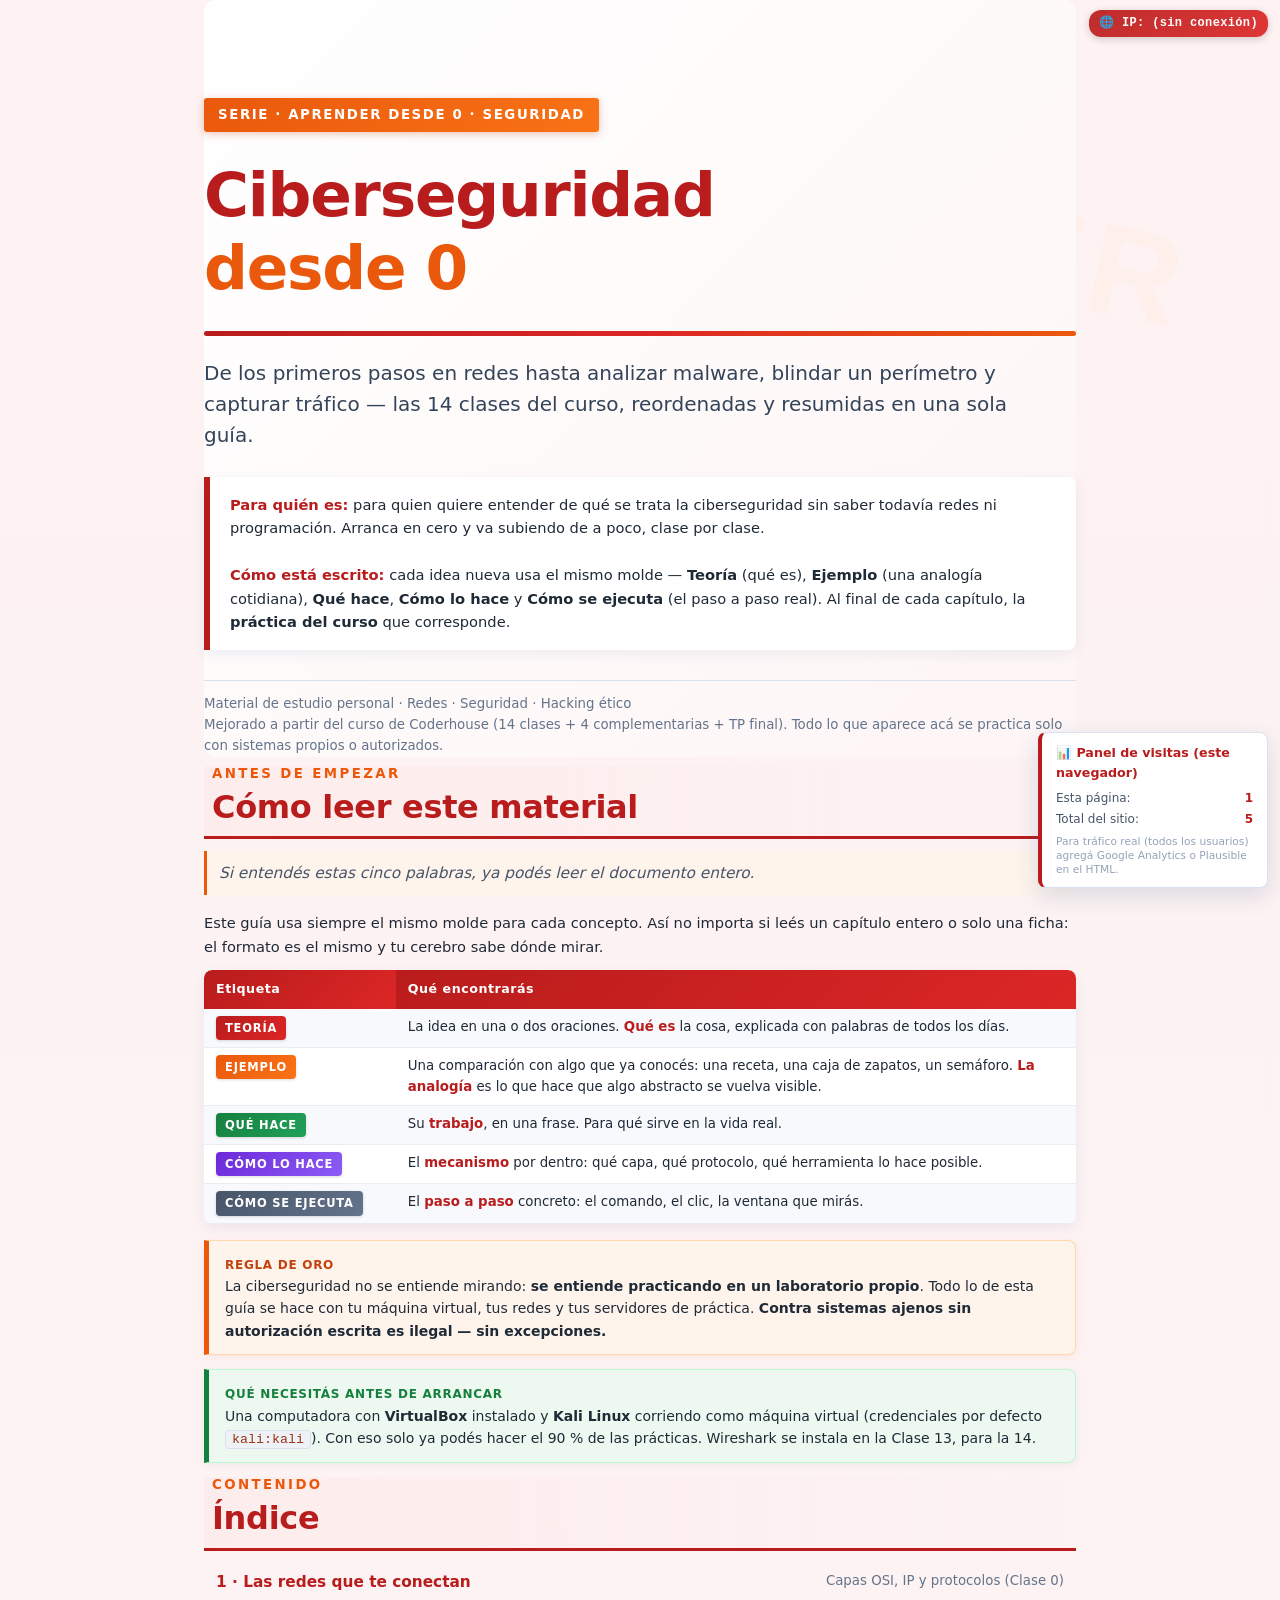
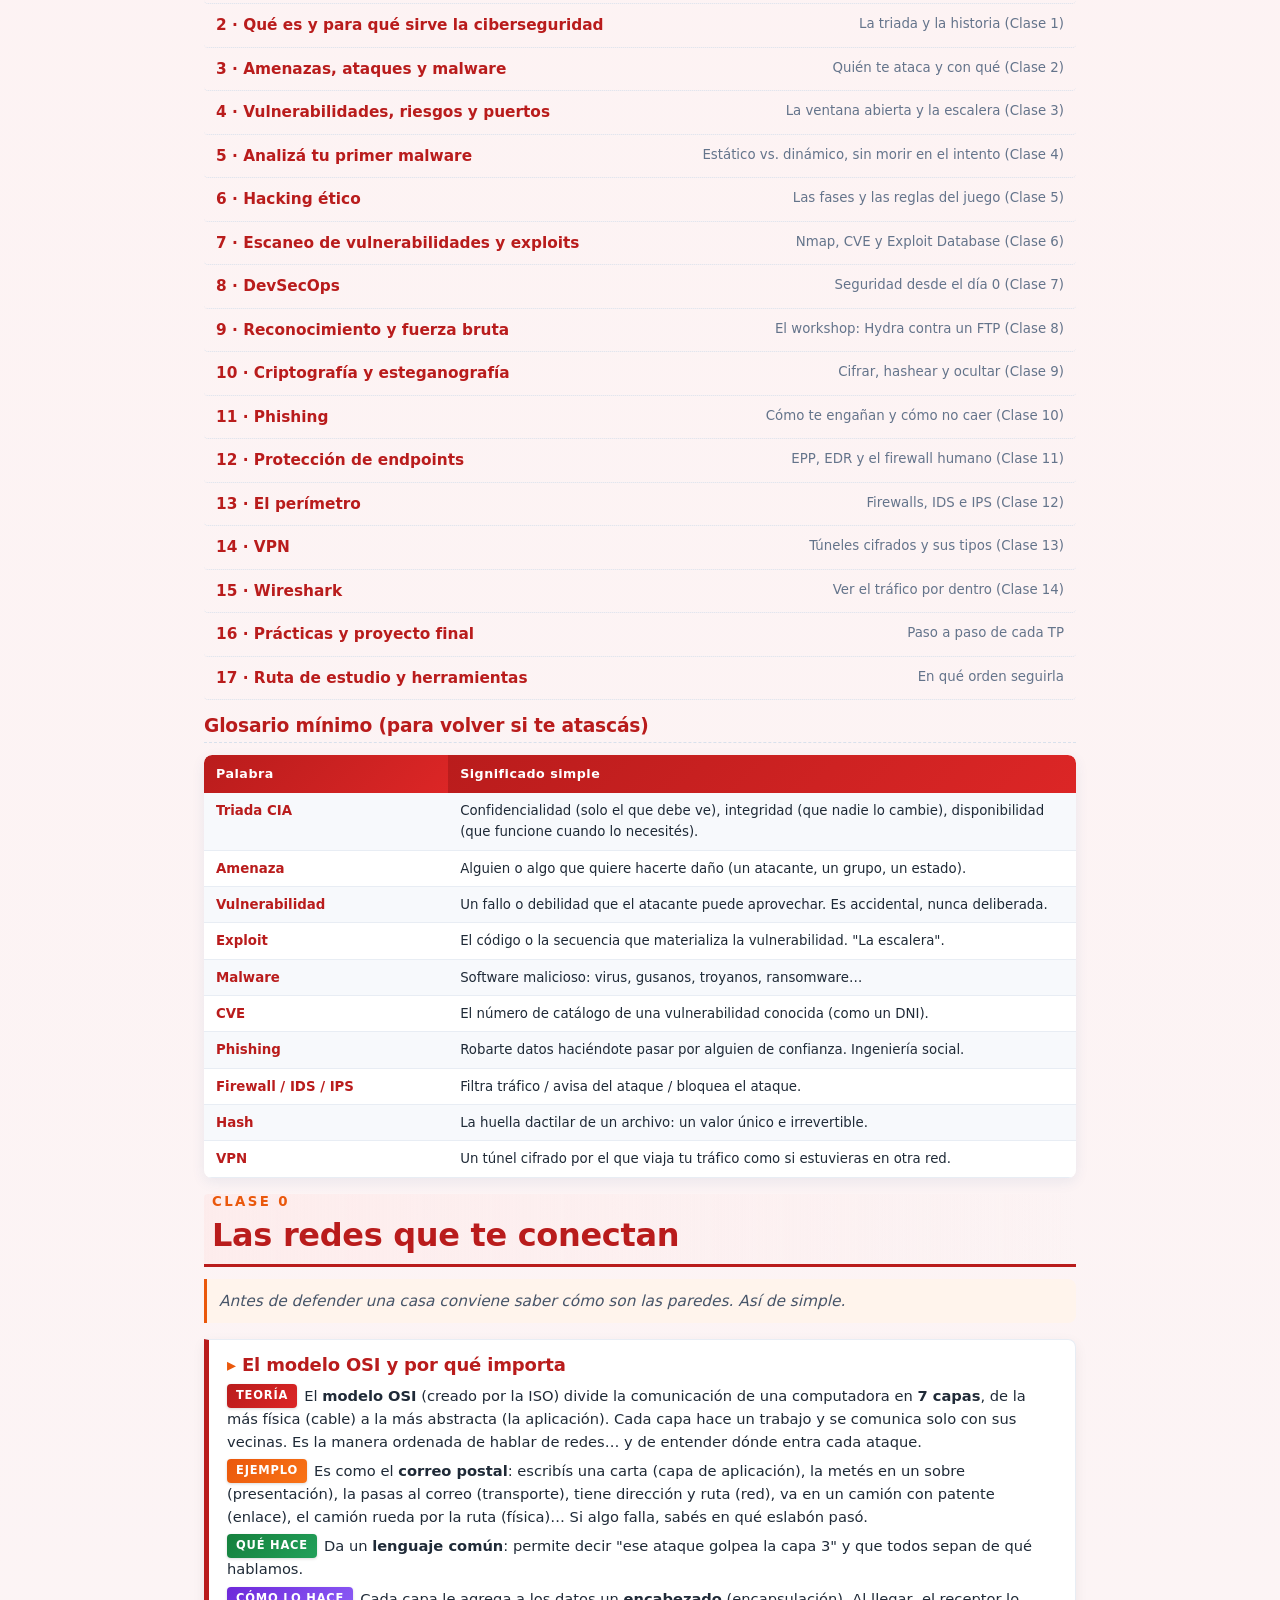
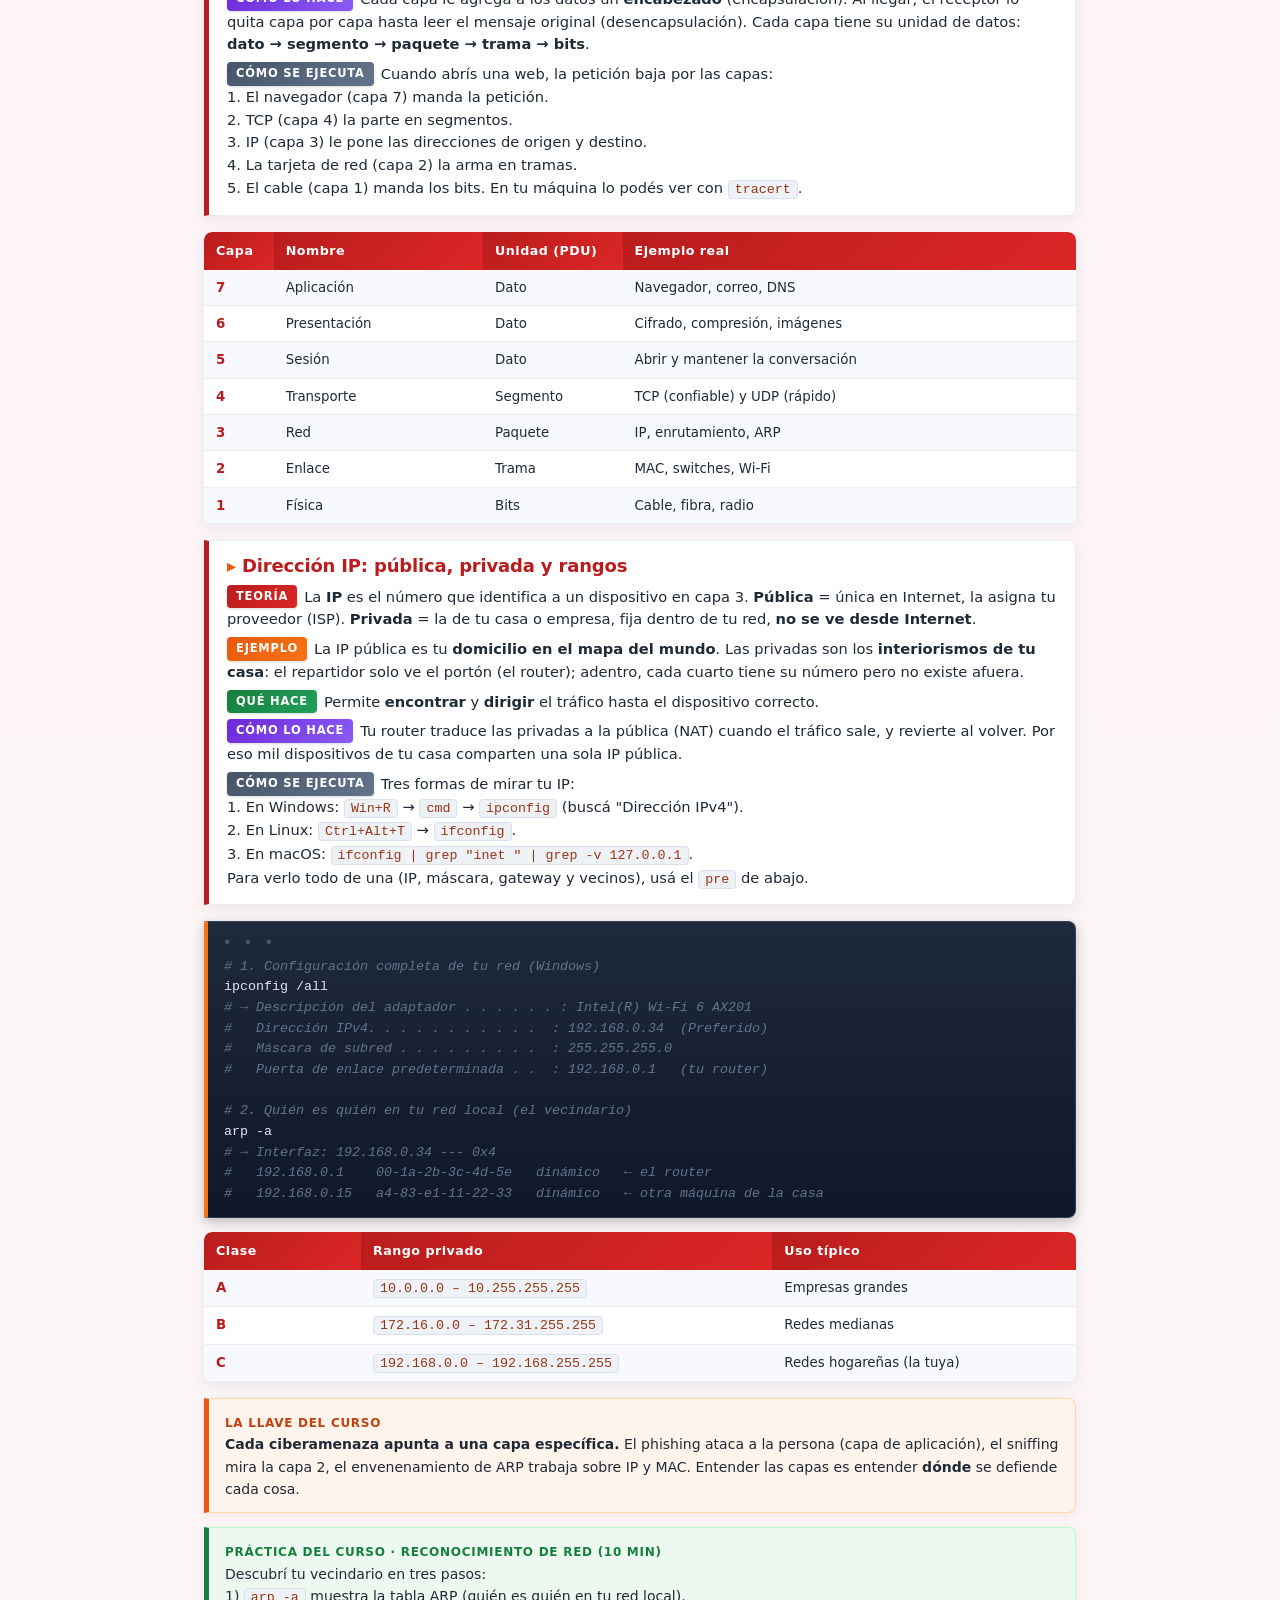
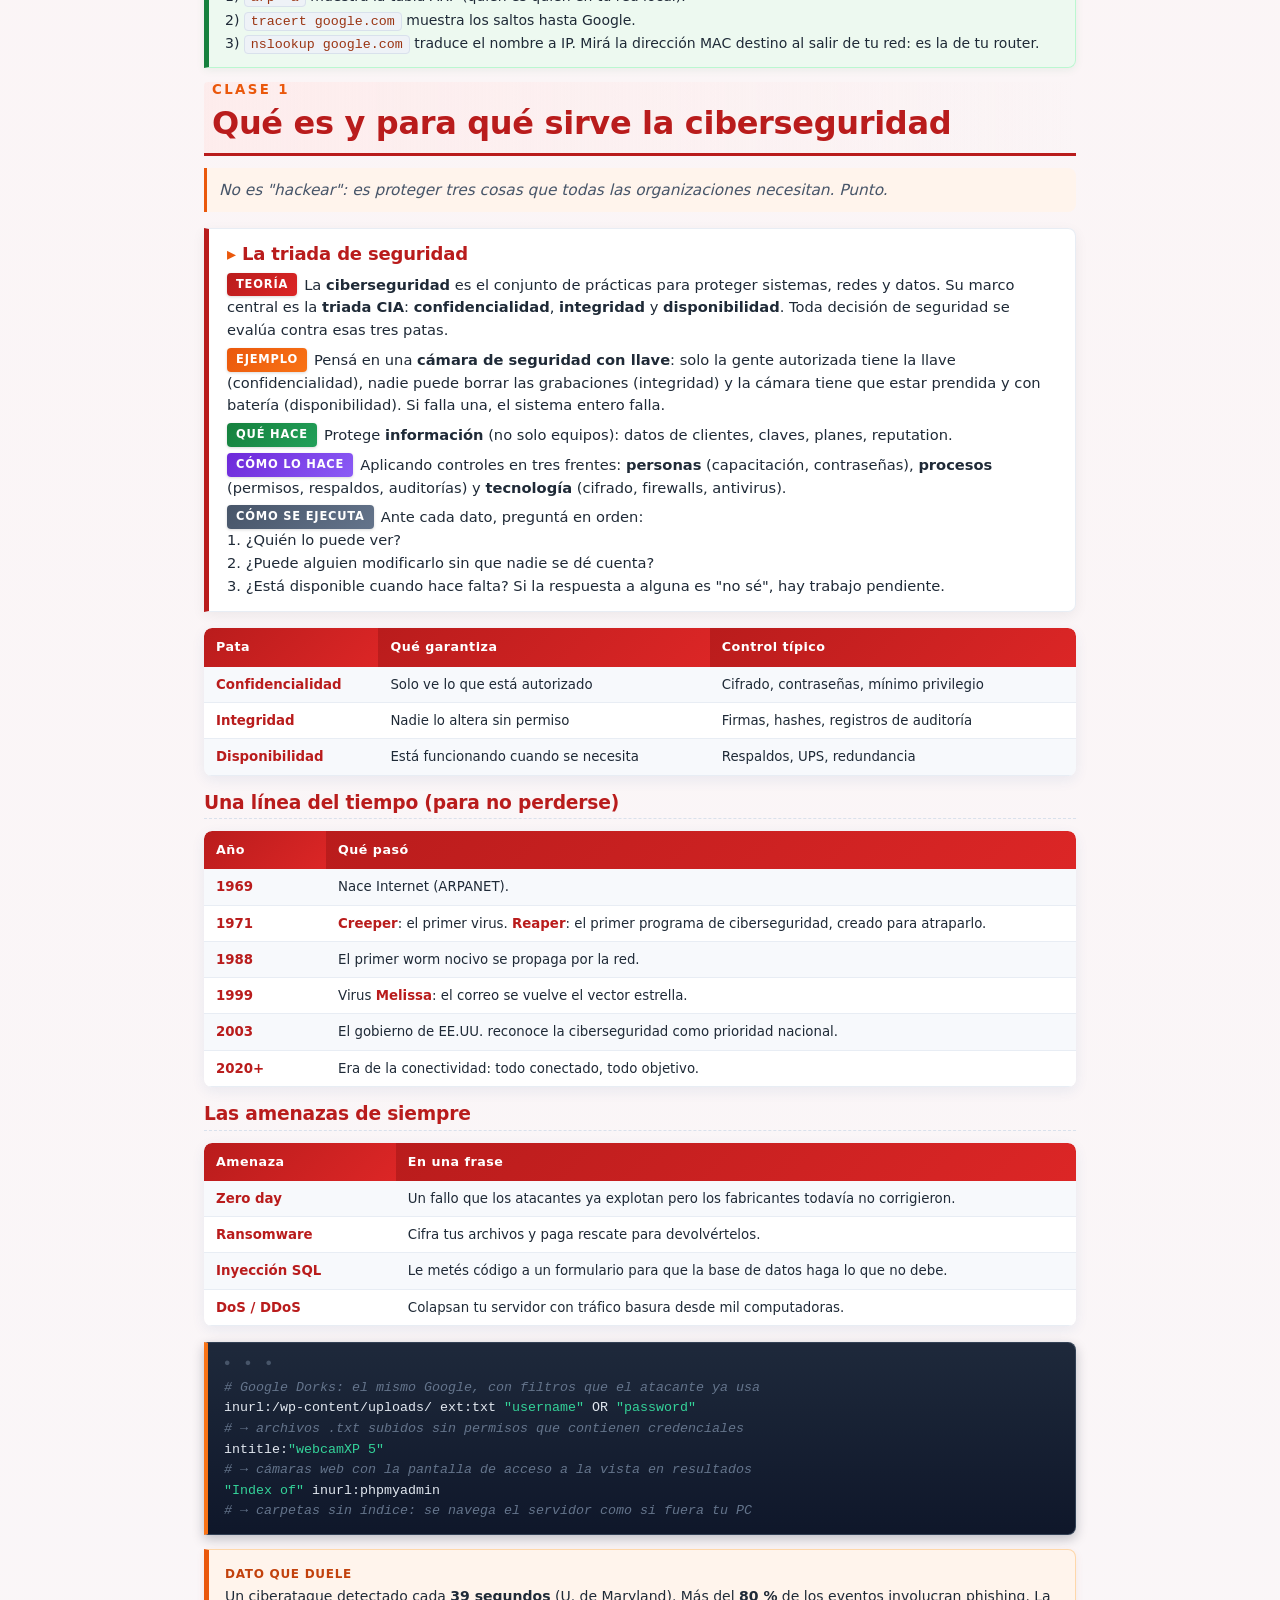
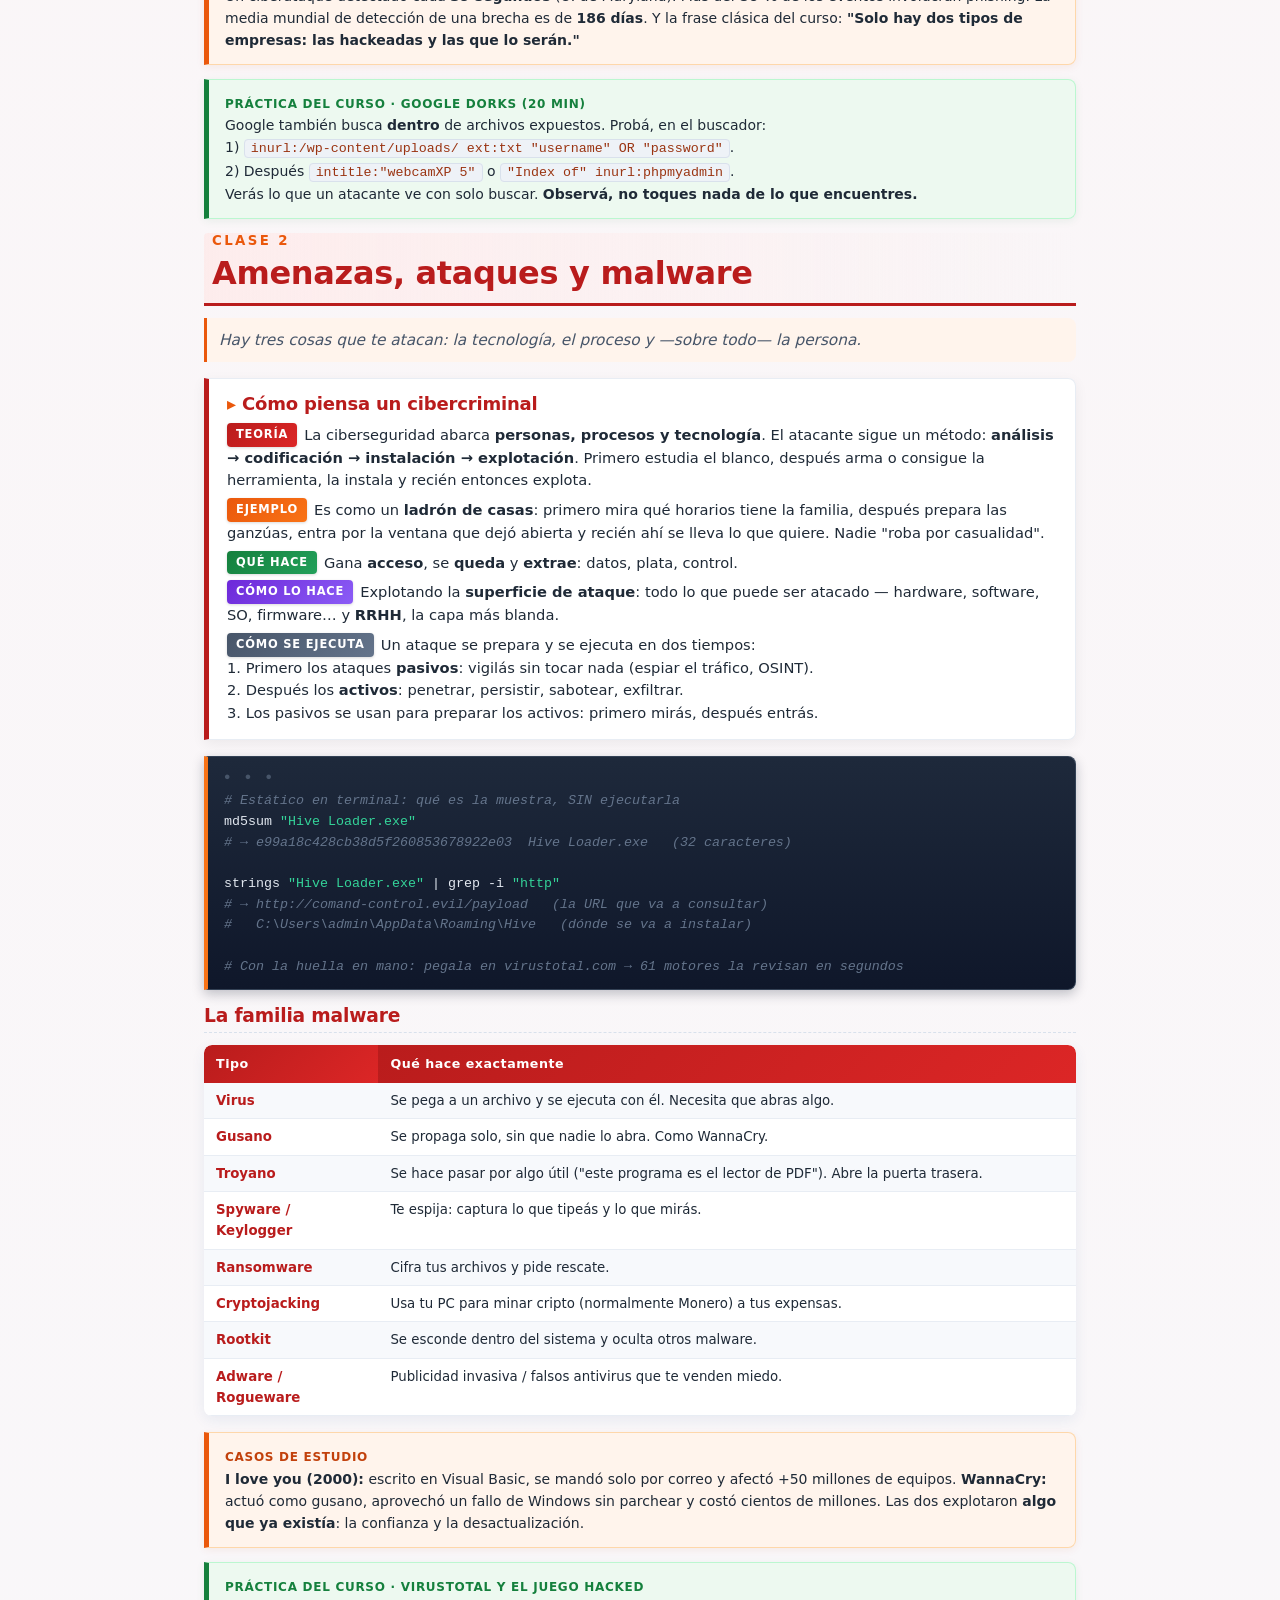
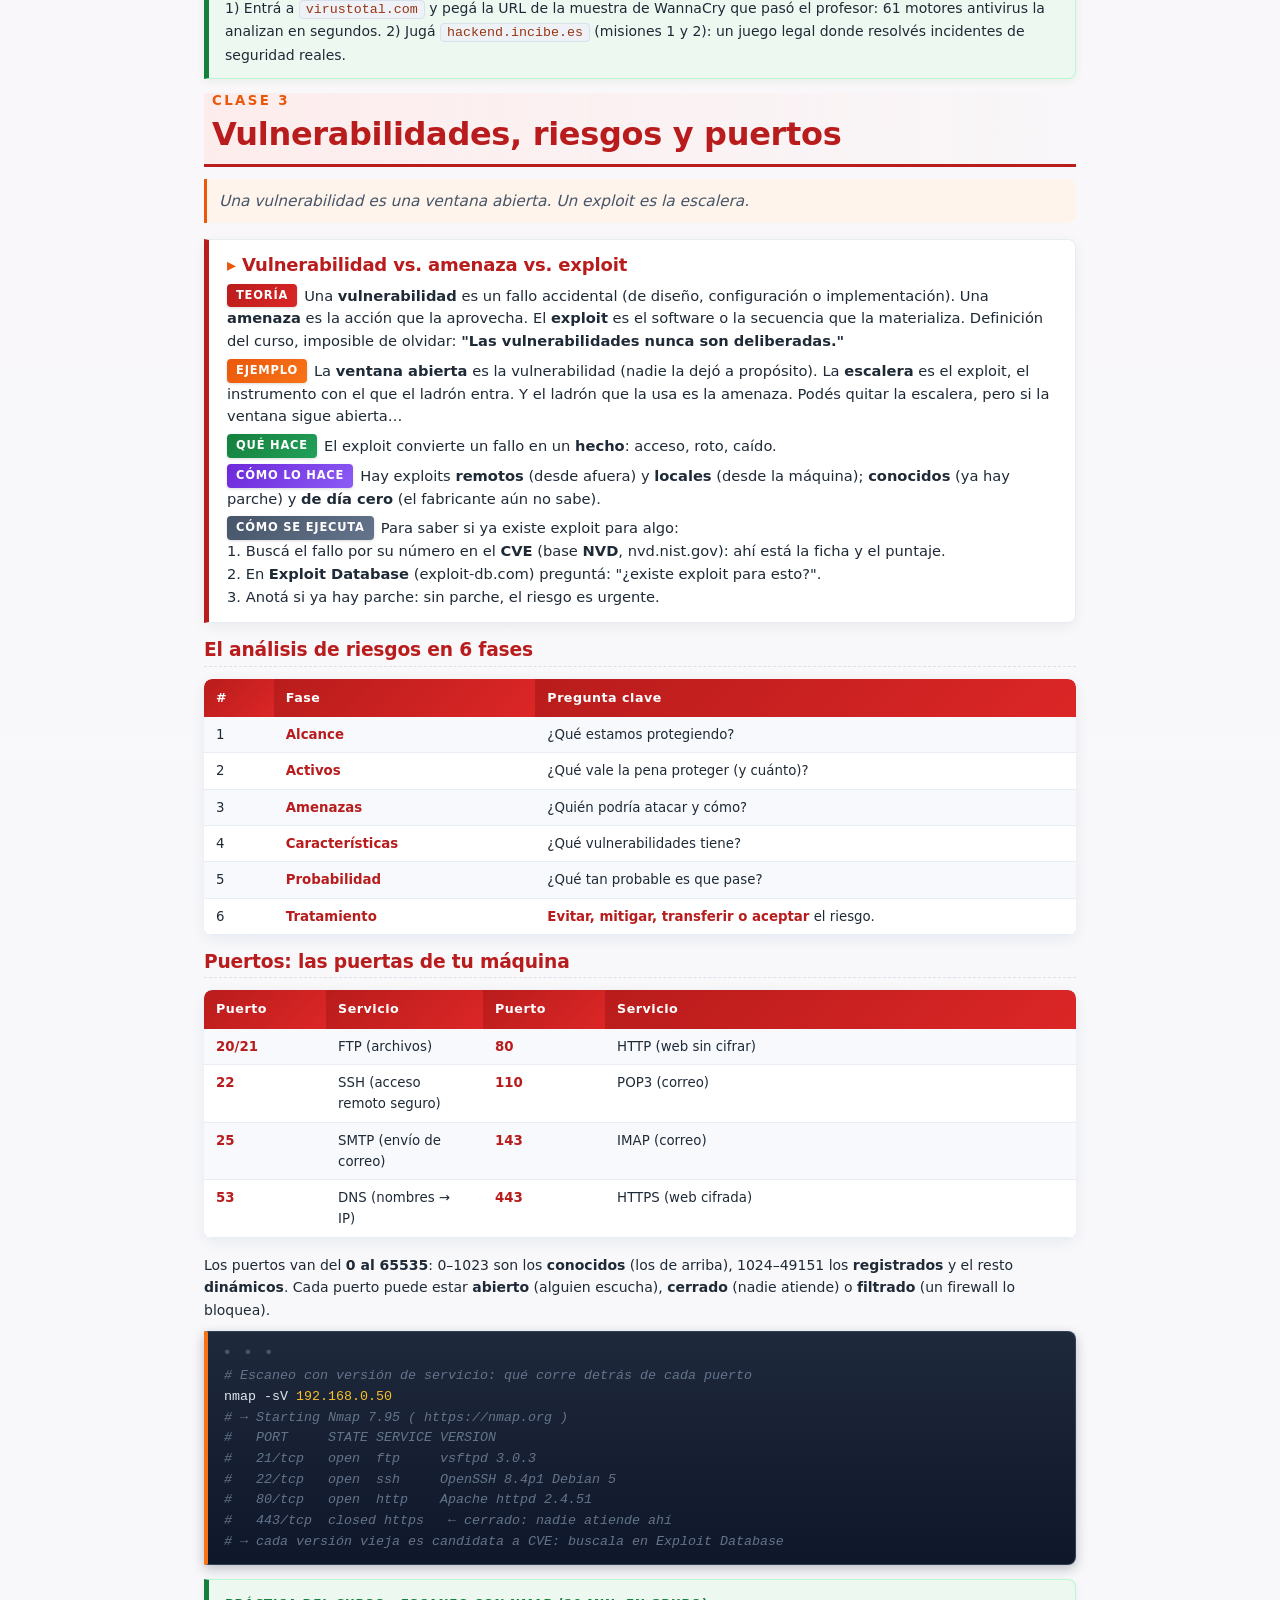
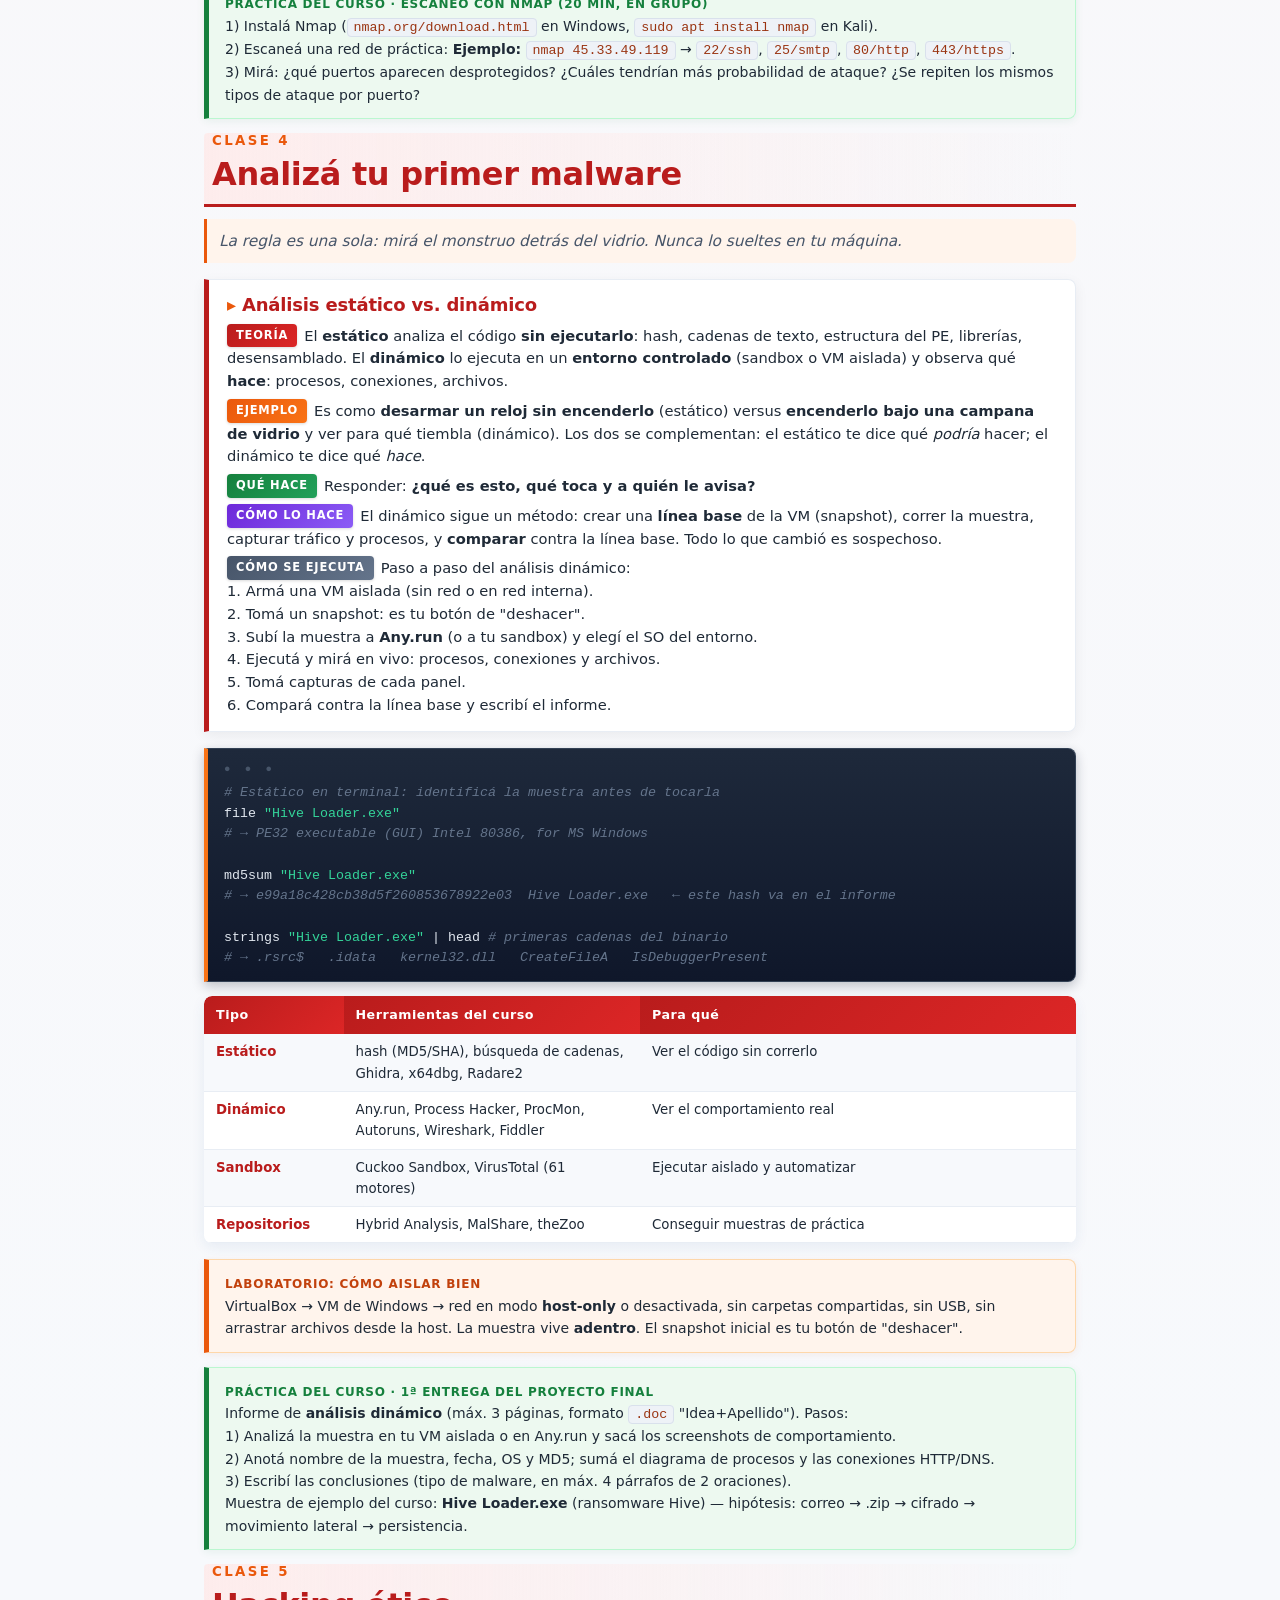
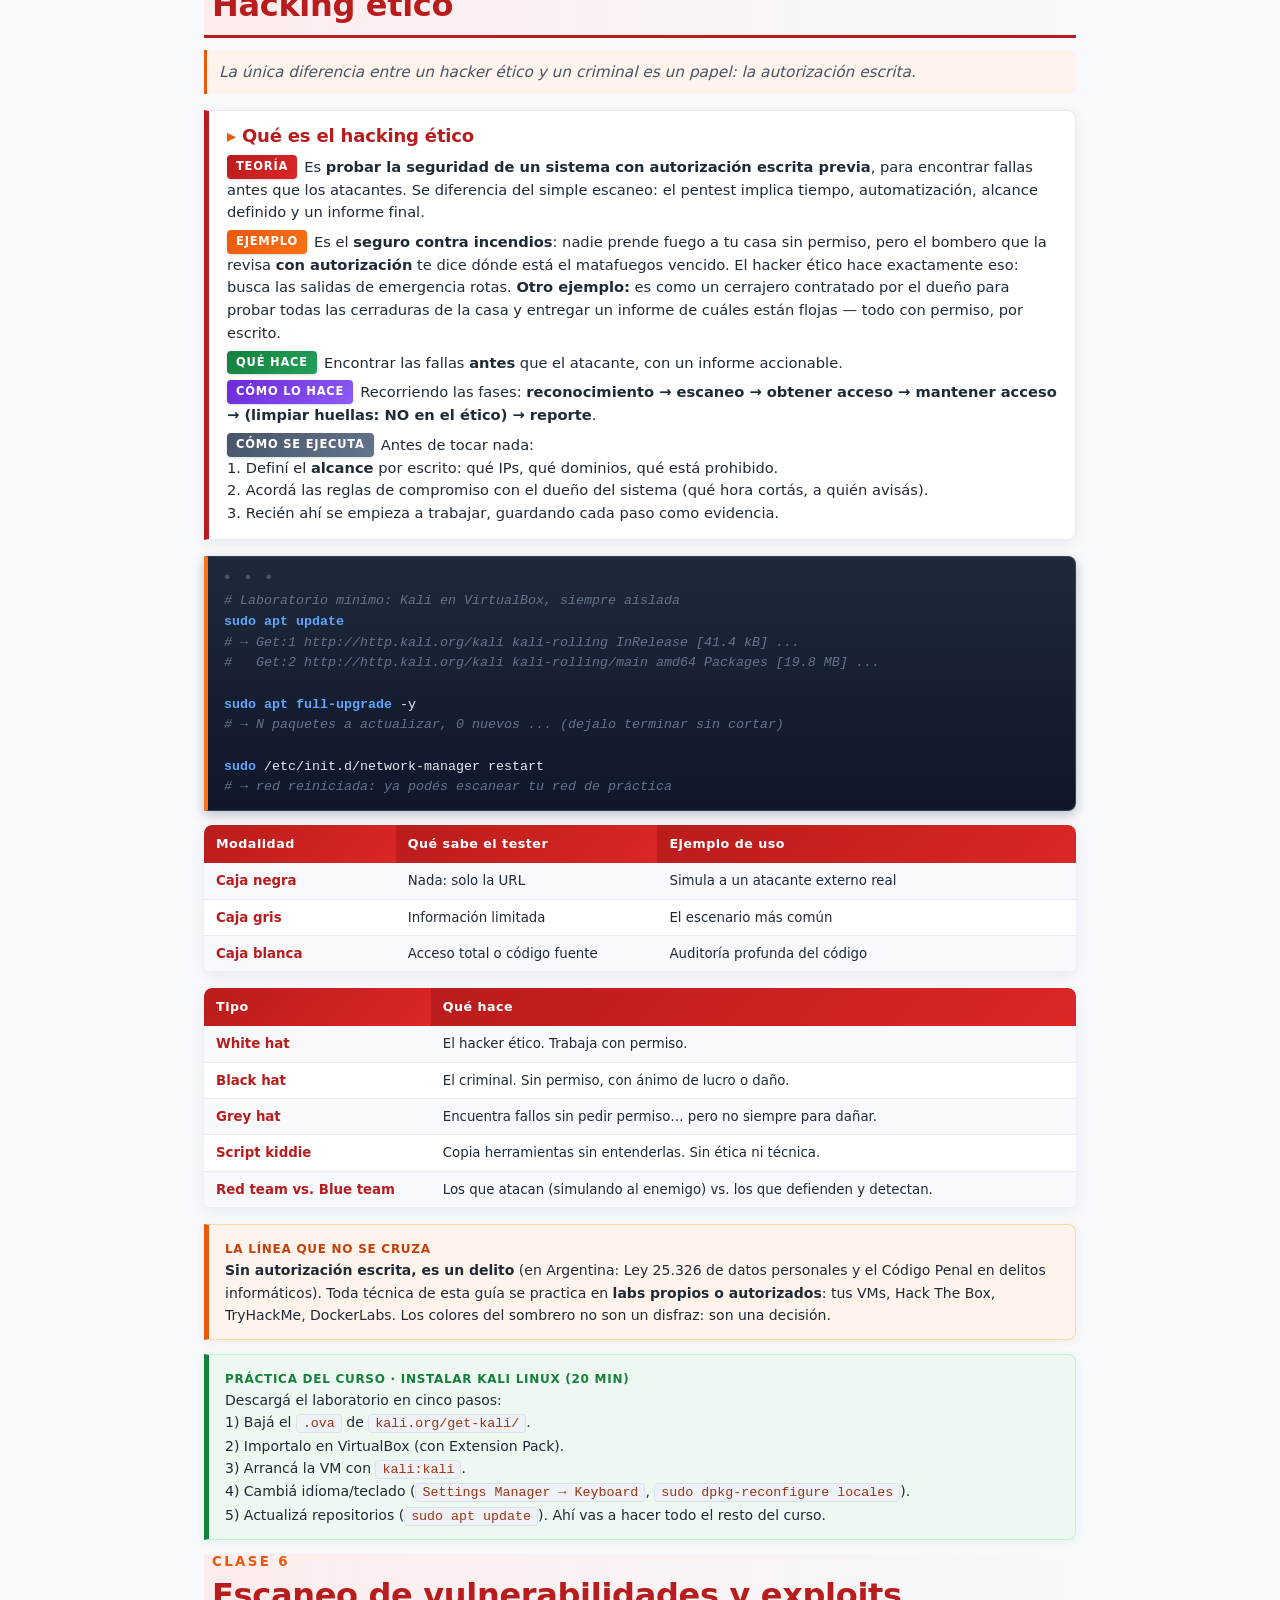
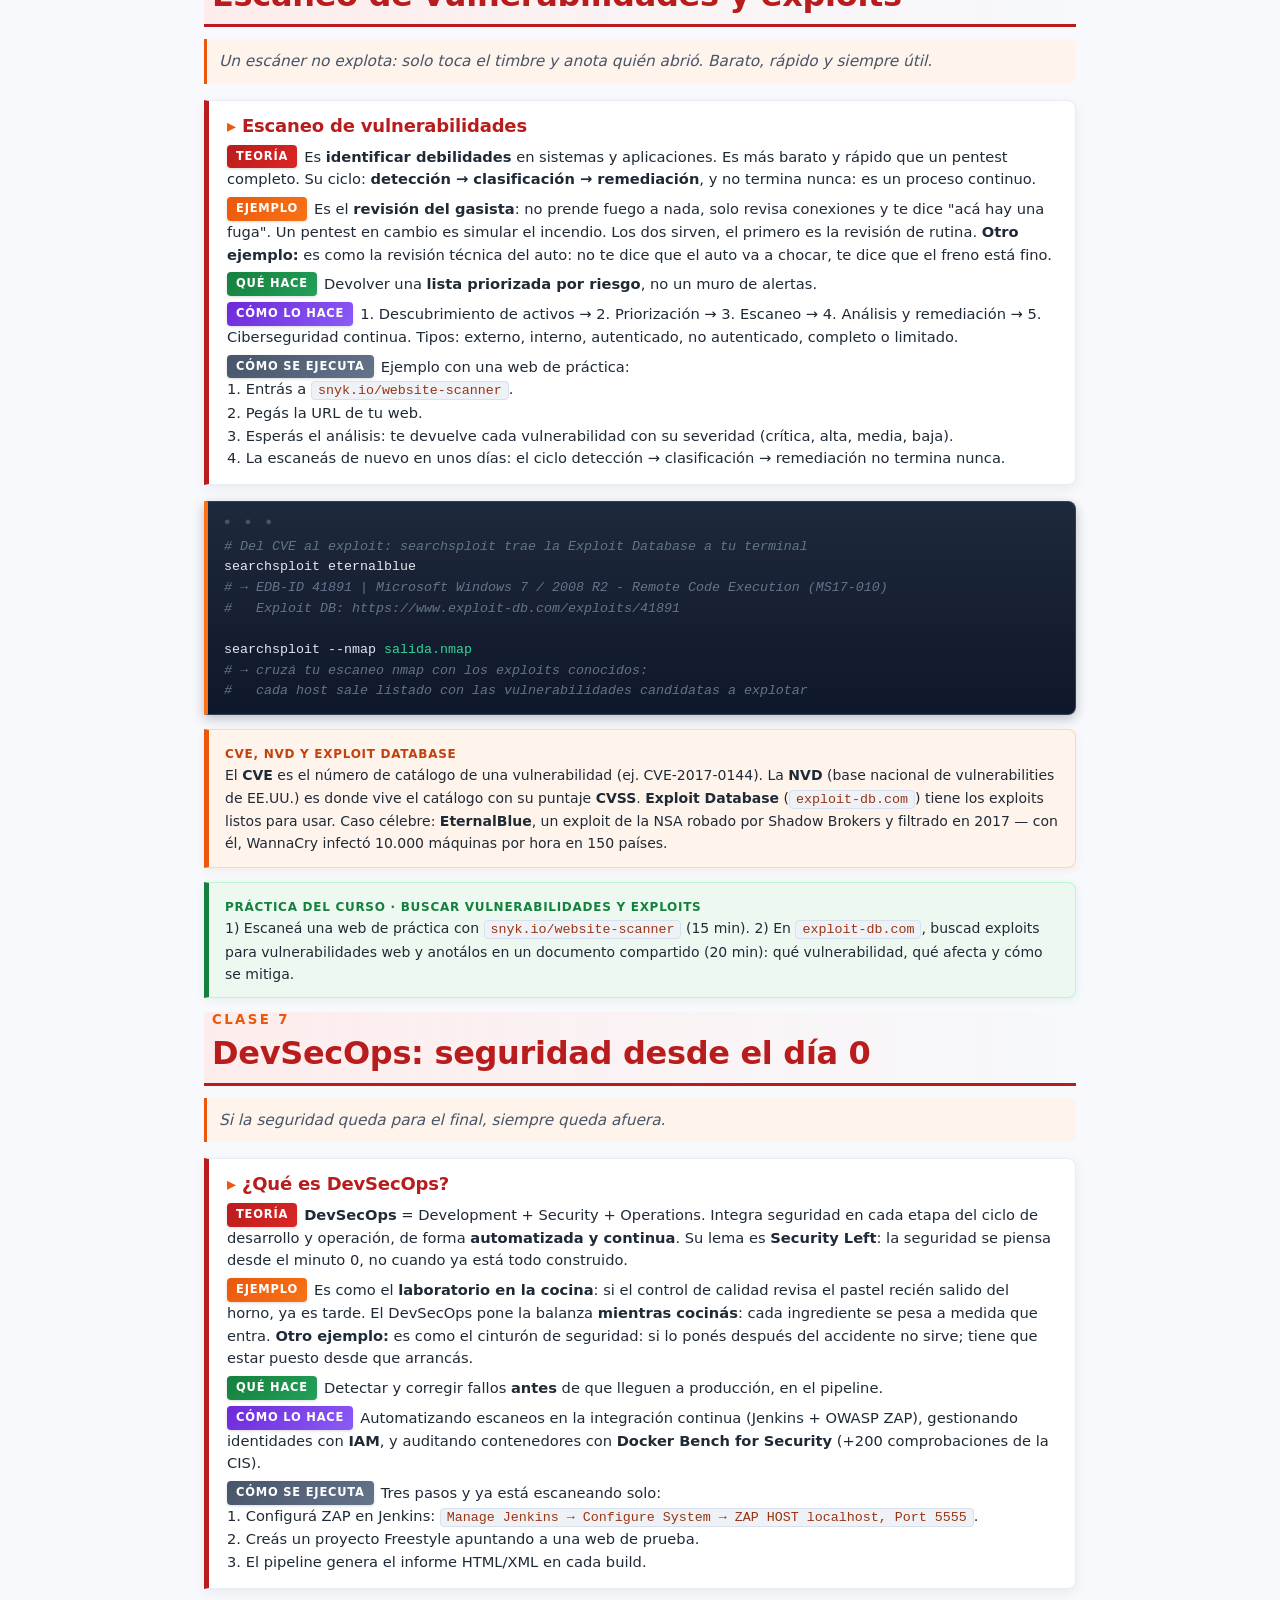
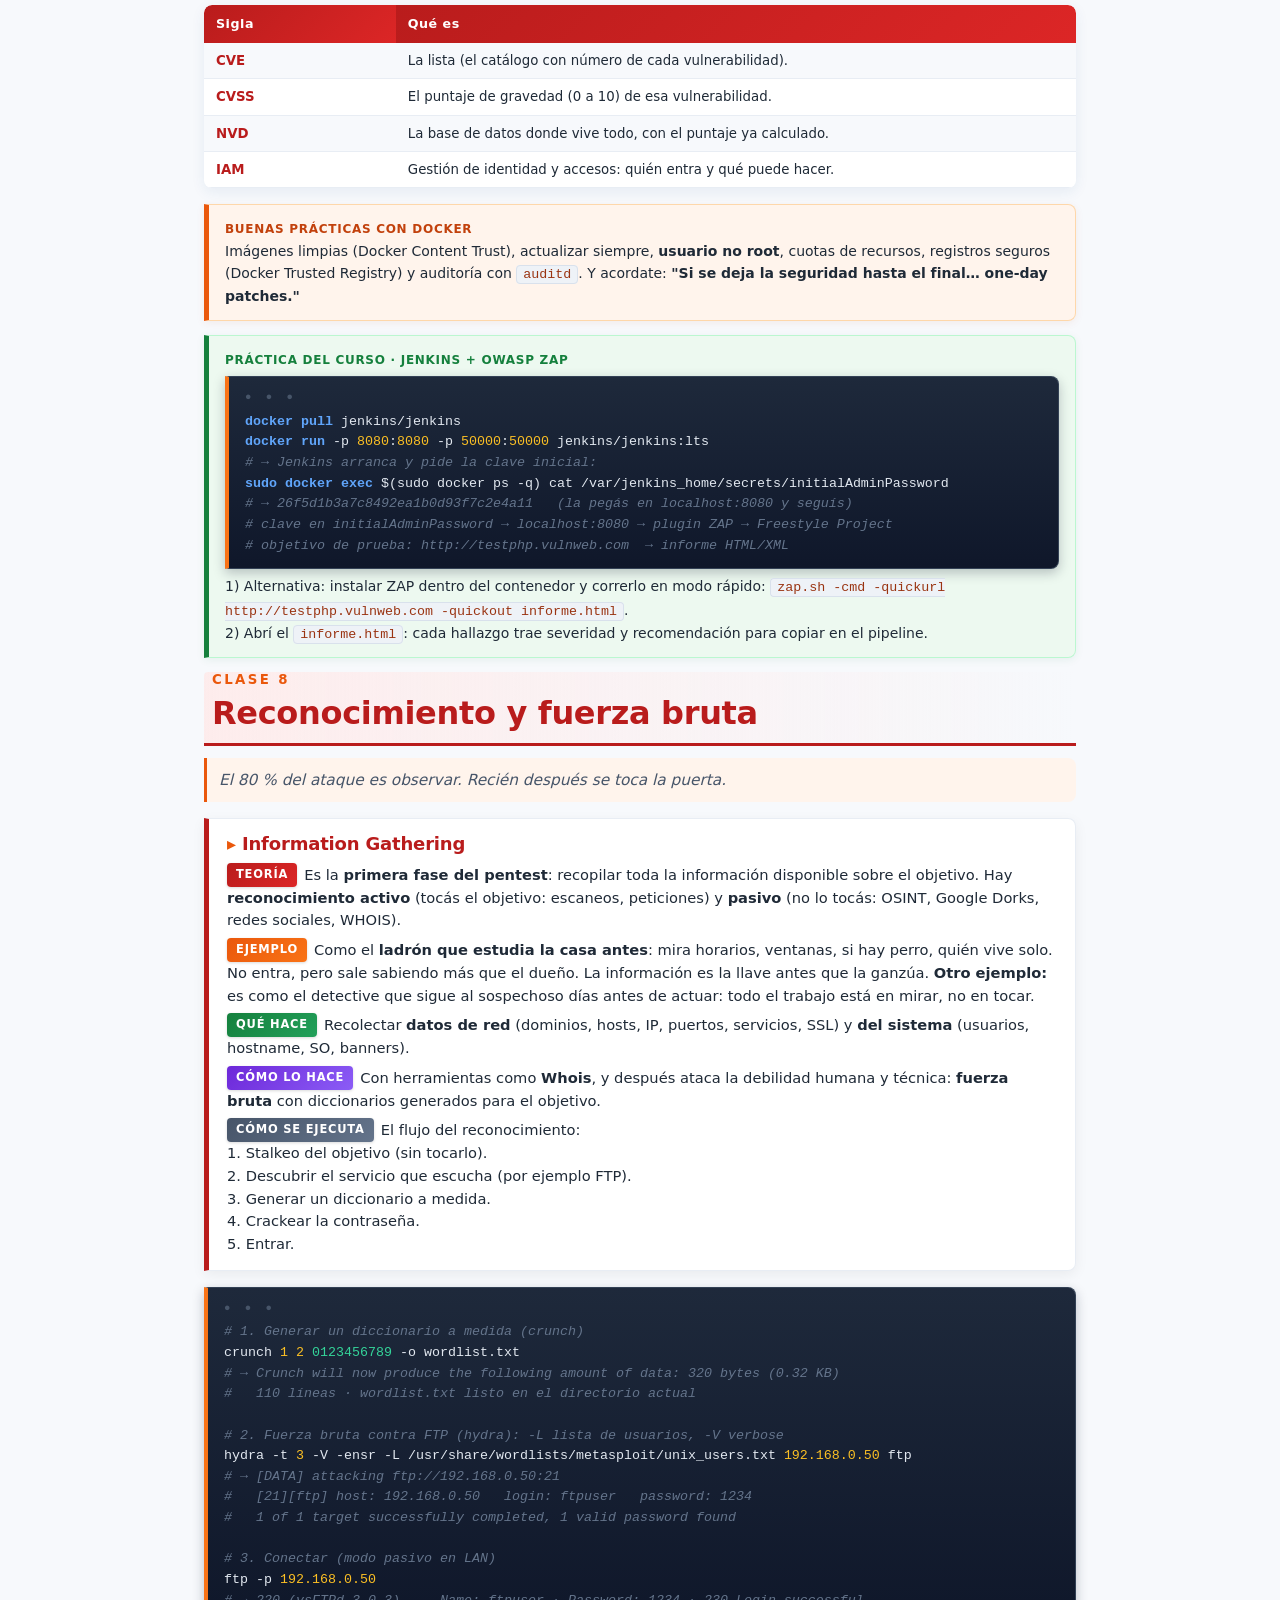
<file: 03-ciberseguridad-desde-0.html>
<!DOCTYPE html>
<html lang="es">
<head>
<meta charset="utf-8">
<title>Ciberseguridad desde 0</title>
<link rel="stylesheet" href="styles.css">
</head>
<body class="theme-03">

<!-- ==================== PORTADA ==================== -->
<section class="portada">
  <div class="serie">Serie · Aprender desde 0 · Seguridad</div>
  <h1>Ciberseguridad <span>desde 0</span></h1>
  <div class="regla"></div>
  <p class="sub">De los primeros pasos en redes hasta analizar malware, blindar un perímetro y capturar tráfico — las 14 clases del curso, reordenadas y resumidas en una sola guía.</p>

  <div class="caja-que">
    <strong>Para quién es:</strong> para quien quiere entender de qué se trata la ciberseguridad sin saber todavía redes ni programación. Arranca en cero y va subiendo de a poco, clase por clase.<br><br>
    <strong>Cómo está escrito:</strong> cada idea nueva usa el mismo molde — <b>Teoría</b> (qué es), <b>Ejemplo</b> (una analogía cotidiana), <b>Qué hace</b>, <b>Cómo lo hace</b> y <b>Cómo se ejecuta</b> (el paso a paso real). Al final de cada capítulo, la <b>práctica del curso</b> que corresponde.
  </div>

  <p class="meta">Material de estudio personal · Redes · Seguridad · Hacking ético<br>Mejorado a partir del curso de Coderhouse (14 clases + 4 complementarias + TP final). Todo lo que aparece acá se practica solo con sistemas propios o autorizados.</p>
</section>

<!-- ==================== CÓMO LEER ==================== -->
<section class="cap">
  <h2><span class="num">Antes de empezar</span>Cómo leer este material</h2>
  <p class="promesa">Si entendés estas cinco palabras, ya podés leer el documento entero.</p>

  <p>Este guía usa siempre el mismo molde para cada concepto. Así no importa si leés un capítulo entero o solo una ficha: el formato es el mismo y tu cerebro sabe dónde mirar.</p>

  <table>
    <tr><th style="width:22%">Etiqueta</th><th>Qué encontrarás</th></tr>
    <tr><td><span class="lbl teoria">Teoría</span></td><td>La idea en una o dos oraciones. <b>Qué es</b> la cosa, explicada con palabras de todos los días.</td></tr>
    <tr><td><span class="lbl ejemplo">Ejemplo</span></td><td>Una comparación con algo que ya conocés: una receta, una caja de zapatos, un semáforo. <b>La analogía</b> es lo que hace que algo abstracto se vuelva visible.</td></tr>
    <tr><td><span class="lbl quehace">Qué hace</span></td><td>Su <b>trabajo</b>, en una frase. Para qué sirve en la vida real.</td></tr>
    <tr><td><span class="lbl como">Cómo lo hace</span></td><td>El <b>mecanismo</b> por dentro: qué capa, qué protocolo, qué herramienta lo hace posible.</td></tr>
    <tr><td><span class="lbl ejecuta">Cómo se ejecuta</span></td><td>El <b>paso a paso</b> concreto: el comando, el clic, la ventana que mirás.</td></tr>
  </table>

  <div class="nota">
    <span class="b t" style="color:#c2410c;font-weight:700;text-transform:uppercase;letter-spacing:.06em;font-size:9pt;">Regla de oro</span><br>
    La ciberseguridad no se entiende mirando: <b>se entiende practicando en un laboratorio propio</b>. Todo lo de esta guía se hace con tu máquina virtual, tus redes y tus servidores de práctica. <b>Contra sistemas ajenos sin autorización escrita es ilegal — sin excepciones.</b>
  </div>

  <div class="aviso">
    <span class="b t" style="color:#15803d;font-weight:700;text-transform:uppercase;letter-spacing:.06em;font-size:9pt;">Qué necesitás antes de arrancar</span><br>
    Una computadora con <b>VirtualBox</b> instalado y <b>Kali Linux</b> corriendo como máquina virtual (credenciales por defecto <code>kali:kali</code>). Con eso solo ya podés hacer el 90 % de las prácticas. Wireshark se instala en la Clase 13, para la 14.
  </div>
</section>

<section class="cap indice">
  <h2><span class="num">Contenido</span>Índice</h2>
  <ul>
    <li><span class="t">1 · Las redes que te conectan</span><span class="d">Capas OSI, IP y protocolos (Clase 0)</span></li>
    <li><span class="t">2 · Qué es y para qué sirve la ciberseguridad</span><span class="d">La triada y la historia (Clase 1)</span></li>
    <li><span class="t">3 · Amenazas, ataques y malware</span><span class="d">Quién te ataca y con qué (Clase 2)</span></li>
    <li><span class="t">4 · Vulnerabilidades, riesgos y puertos</span><span class="d">La ventana abierta y la escalera (Clase 3)</span></li>
    <li><span class="t">5 · Analizá tu primer malware</span><span class="d">Estático vs. dinámico, sin morir en el intento (Clase 4)</span></li>
    <li><span class="t">6 · Hacking ético</span><span class="d">Las fases y las reglas del juego (Clase 5)</span></li>
    <li><span class="t">7 · Escaneo de vulnerabilidades y exploits</span><span class="d">Nmap, CVE y Exploit Database (Clase 6)</span></li>
    <li><span class="t">8 · DevSecOps</span><span class="d">Seguridad desde el día 0 (Clase 7)</span></li>
    <li><span class="t">9 · Reconocimiento y fuerza bruta</span><span class="d">El workshop: Hydra contra un FTP (Clase 8)</span></li>
    <li><span class="t">10 · Criptografía y esteganografía</span><span class="d">Cifrar, hashear y ocultar (Clase 9)</span></li>
    <li><span class="t">11 · Phishing</span><span class="d">Cómo te engañan y cómo no caer (Clase 10)</span></li>
    <li><span class="t">12 · Protección de endpoints</span><span class="d">EPP, EDR y el firewall humano (Clase 11)</span></li>
    <li><span class="t">13 · El perímetro</span><span class="d">Firewalls, IDS e IPS (Clase 12)</span></li>
    <li><span class="t">14 · VPN</span><span class="d">Túneles cifrados y sus tipos (Clase 13)</span></li>
    <li><span class="t">15 · Wireshark</span><span class="d">Ver el tráfico por dentro (Clase 14)</span></li>
    <li><span class="t">16 · Prácticas y proyecto final</span><span class="d">Paso a paso de cada TP</span></li>
    <li><span class="t">17 · Ruta de estudio y herramientas</span><span class="d">En qué orden seguirla</span></li>
  </ul>

  <h3 class="sub">Glosario mínimo (para volver si te atascás)</h3>
  <table>
    <tr><th style="width:28%">Palabra</th><th>Significado simple</th></tr>
    <tr><td><b>Triada CIA</b></td><td>Confidencialidad (solo el que debe ve), integridad (que nadie lo cambie), disponibilidad (que funcione cuando lo necesités).</td></tr>
    <tr><td><b>Amenaza</b></td><td>Alguien o algo que quiere hacerte daño (un atacante, un grupo, un estado).</td></tr>
    <tr><td><b>Vulnerabilidad</b></td><td>Un fallo o debilidad que el atacante puede aprovechar. Es accidental, nunca deliberada.</td></tr>
    <tr><td><b>Exploit</b></td><td>El código o la secuencia que materializa la vulnerabilidad. "La escalera".</td></tr>
    <tr><td><b>Malware</b></td><td>Software malicioso: virus, gusanos, troyanos, ransomware…</td></tr>
    <tr><td><b>CVE</b></td><td>El número de catálogo de una vulnerabilidad conocida (como un DNI).</td></tr>
    <tr><td><b>Phishing</b></td><td>Robarte datos haciéndote pasar por alguien de confianza. Ingeniería social.</td></tr>
    <tr><td><b>Firewall / IDS / IPS</b></td><td>Filtra tráfico / avisa del ataque / bloquea el ataque.</td></tr>
    <tr><td><b>Hash</b></td><td>La huella dactilar de un archivo: un valor único e irrevertible.</td></tr>
    <tr><td><b>VPN</b></td><td>Un túnel cifrado por el que viaja tu tráfico como si estuvieras en otra red.</td></tr>
  </table>
</section>

<!-- ==================== CAP 1 ==================== -->
<section class="cap">
  <h2><span class="num">Clase 0</span>Las redes que te conectan</h2>
  <p class="promesa">Antes de defender una casa conviene saber cómo son las paredes. Así de simple.</p>

  <div class="bloque">
    <h3>El modelo OSI y por qué importa</h3>
    <div class="fila"><span class="lbl teoria">Teoría</span>El <b>modelo OSI</b> (creado por la ISO) divide la comunicación de una computadora en <b>7 capas</b>, de la más física (cable) a la más abstracta (la aplicación). Cada capa hace un trabajo y se comunica solo con sus vecinas. Es la manera ordenada de hablar de redes… y de entender dónde entra cada ataque.</div>
    <div class="fila"><span class="lbl ejemplo">Ejemplo</span>Es como el <b>correo postal</b>: escribís una carta (capa de aplicación), la metés en un sobre (presentación), la pasas al correo (transporte), tiene dirección y ruta (red), va en un camión con patente (enlace), el camión rueda por la ruta (física)… Si algo falla, sabés en qué eslabón pasó.</div>
    <div class="fila"><span class="lbl quehace">Qué hace</span>Da un <b>lenguaje común</b>: permite decir "ese ataque golpea la capa 3" y que todos sepan de qué hablamos.</div>
    <div class="fila"><span class="lbl como">Cómo lo hace</span>Cada capa le agrega a los datos un <b>encabezado</b> (encapsulación). Al llegar, el receptor lo quita capa por capa hasta leer el mensaje original (desencapsulación). Cada capa tiene su unidad de datos: <b>dato → segmento → paquete → trama → bits</b>.</div>
    <div class="fila"><span class="lbl ejecuta">Cómo se ejecuta</span>Cuando abrís una web, la petición baja por las capas:<br>1. El navegador (capa 7) manda la petición.<br>2. TCP (capa 4) la parte en segmentos.<br>3. IP (capa 3) le pone las direcciones de origen y destino.<br>4. La tarjeta de red (capa 2) la arma en tramas.<br>5. El cable (capa 1) manda los bits. En tu máquina lo podés ver con <code>tracert</code>.</div>
  </div>

  <div class="grupo">
  <table>
    <tr><th style="width:8%">Capa</th><th style="width:24%">Nombre</th><th style="width:16%">Unidad (PDU)</th><th>Ejemplo real</th></tr>
    <tr><td><b>7</b></td><td>Aplicación</td><td>Dato</td><td>Navegador, correo, DNS</td></tr>
    <tr><td><b>6</b></td><td>Presentación</td><td>Dato</td><td>Cifrado, compresión, imágenes</td></tr>
    <tr><td><b>5</b></td><td>Sesión</td><td>Dato</td><td>Abrir y mantener la conversación</td></tr>
    <tr><td><b>4</b></td><td>Transporte</td><td>Segmento</td><td>TCP (confiable) y UDP (rápido)</td></tr>
    <tr><td><b>3</b></td><td>Red</td><td>Paquete</td><td>IP, enrutamiento, ARP</td></tr>
    <tr><td><b>2</b></td><td>Enlace</td><td>Trama</td><td>MAC, switches, Wi-Fi</td></tr>
    <tr><td><b>1</b></td><td>Física</td><td>Bits</td><td>Cable, fibra, radio</td></tr>
  </table>
  </div>

  <div class="bloque">
    <h3>Dirección IP: pública, privada y rangos</h3>
    <div class="fila"><span class="lbl teoria">Teoría</span>La <b>IP</b> es el número que identifica a un dispositivo en capa 3. <b>Pública</b> = única en Internet, la asigna tu proveedor (ISP). <b>Privada</b> = la de tu casa o empresa, fija dentro de tu red, <b>no se ve desde Internet</b>.</div>
    <div class="fila"><span class="lbl ejemplo">Ejemplo</span>La IP pública es tu <b>domicilio en el mapa del mundo</b>. Las privadas son los <b>interiorismos de tu casa</b>: el repartidor solo ve el portón (el router); adentro, cada cuarto tiene su número pero no existe afuera.</div>
    <div class="fila"><span class="lbl quehace">Qué hace</span>Permite <b>encontrar</b> y <b>dirigir</b> el tráfico hasta el dispositivo correcto.</div>
    <div class="fila"><span class="lbl como">Cómo lo hace</span>Tu router traduce las privadas a la pública (NAT) cuando el tráfico sale, y revierte al volver. Por eso mil dispositivos de tu casa comparten una sola IP pública.</div>
    <div class="fila"><span class="lbl ejecuta">Cómo se ejecuta</span>Tres formas de mirar tu IP:<br>1. En Windows: <code>Win+R</code> → <code>cmd</code> → <code>ipconfig</code> (buscá "Dirección IPv4").<br>2. En Linux: <code>Ctrl+Alt+T</code> → <code>ifconfig</code>.<br>3. En macOS: <code>ifconfig | grep "inet " | grep -v 127.0.0.1</code>.<br>Para verlo todo de una (IP, máscara, gateway y vecinos), usá el <code>pre</code> de abajo.</div>
  </div>

  <pre><span class="c"># 1. Configuración completa de tu red (Windows)</span>
ipconfig /all
<span class="c"># → Descripción del adaptador . . . . . . : Intel(R) Wi-Fi 6 AX201</span>
<span class="c">#   Dirección IPv4. . . . . . . . . . .  : 192.168.0.34  (Preferido)</span>
<span class="c">#   Máscara de subred . . . . . . . . .  : 255.255.255.0</span>
<span class="c">#   Puerta de enlace predeterminada . .  : 192.168.0.1   (tu router)</span>

<span class="c"># 2. Quién es quién en tu red local (el vecindario)</span>
arp -a
<span class="c"># → Interfaz: 192.168.0.34 --- 0x4</span>
<span class="c">#   192.168.0.1    00-1a-2b-3c-4d-5e   dinámico   ← el router</span>
<span class="c">#   192.168.0.15   a4-83-e1-11-22-33   dinámico   ← otra máquina de la casa</span></pre>

  <table>
    <tr><th style="width:18%">Clase</th><th>Rango privado</th><th>Uso típico</th></tr>
    <tr><td><b>A</b></td><td><code>10.0.0.0 – 10.255.255.255</code></td><td>Empresas grandes</td></tr>
    <tr><td><b>B</b></td><td><code>172.16.0.0 – 172.31.255.255</code></td><td>Redes medianas</td></tr>
    <tr><td><b>C</b></td><td><code>192.168.0.0 – 192.168.255.255</code></td><td>Redes hogareñas (la tuya)</td></tr>
  </table>

  <div class="nota">
    <span class="b t" style="color:#c2410c;font-weight:700;text-transform:uppercase;letter-spacing:.06em;font-size:9pt;">La llave del curso</span><br>
    <b>Cada ciberamenaza apunta a una capa específica.</b> El phishing ataca a la persona (capa de aplicación), el sniffing mira la capa 2, el envenenamiento de ARP trabaja sobre IP y MAC. Entender las capas es entender <b>dónde</b> se defiende cada cosa.
  </div>

  <div class="aviso">
    <span class="b t" style="color:#15803d;font-weight:700;text-transform:uppercase;letter-spacing:.06em;font-size:9pt;">Práctica del curso · Reconocimiento de red (10 min)</span><br>
    Descubrí tu vecindario en tres pasos:<br>1) <code>arp -a</code> muestra la tabla ARP (quién es quién en tu red local).<br>2) <code>tracert google.com</code> muestra los saltos hasta Google.<br>3) <code>nslookup google.com</code> traduce el nombre a IP. Mirá la dirección MAC destino al salir de tu red: es la de tu router.
  </div>
</section>

<!-- ==================== CAP 2 ==================== -->
<section class="cap">
  <h2><span class="num">Clase 1</span>Qué es y para qué sirve la ciberseguridad</h2>
  <p class="promesa">No es "hackear": es proteger tres cosas que todas las organizaciones necesitan. Punto.</p>

  <div class="bloque">
    <h3>La triada de seguridad</h3>
    <div class="fila"><span class="lbl teoria">Teoría</span>La <b>ciberseguridad</b> es el conjunto de prácticas para proteger sistemas, redes y datos. Su marco central es la <b>triada CIA</b>: <b>confidencialidad</b>, <b>integridad</b> y <b>disponibilidad</b>. Toda decisión de seguridad se evalúa contra esas tres patas.</div>
    <div class="fila"><span class="lbl ejemplo">Ejemplo</span>Pensá en una <b>cámara de seguridad con llave</b>: solo la gente autorizada tiene la llave (confidencialidad), nadie puede borrar las grabaciones (integridad) y la cámara tiene que estar prendida y con batería (disponibilidad). Si falla una, el sistema entero falla.</div>
    <div class="fila"><span class="lbl quehace">Qué hace</span>Protege <b>información</b> (no solo equipos): datos de clientes, claves, planes, reputation.</div>
    <div class="fila"><span class="lbl como">Cómo lo hace</span>Aplicando controles en tres frentes: <b>personas</b> (capacitación, contraseñas), <b>procesos</b> (permisos, respaldos, auditorías) y <b>tecnología</b> (cifrado, firewalls, antivirus).</div>
    <div class="fila"><span class="lbl ejecuta">Cómo se ejecuta</span>Ante cada dato, preguntá en orden:<br>1. ¿Quién lo puede ver?<br>2. ¿Puede alguien modificarlo sin que nadie se dé cuenta?<br>3. ¿Está disponible cuando hace falta? Si la respuesta a alguna es "no sé", hay trabajo pendiente.</div>
  </div>

  <table>
    <tr><th style="width:20%">Pata</th><th style="width:38%">Qué garantiza</th><th>Control típico</th></tr>
    <tr><td><b>Confidencialidad</b></td><td>Solo ve lo que está autorizado</td><td>Cifrado, contraseñas, mínimo privilegio</td></tr>
    <tr><td><b>Integridad</b></td><td>Nadie lo altera sin permiso</td><td>Firmas, hashes, registros de auditoría</td></tr>
    <tr><td><b>Disponibilidad</b></td><td>Está funcionando cuando se necesita</td><td>Respaldos, UPS, redundancia</td></tr>
  </table>

  <div class="grupo">
  <h3 class="sub">Una línea del tiempo (para no perderse)</h3>
  <table>
    <tr><th style="width:14%">Año</th><th>Qué pasó</th></tr>
    <tr><td><b>1969</b></td><td>Nace Internet (ARPANET).</td></tr>
    <tr><td><b>1971</b></td><td><b>Creeper</b>: el primer virus. <b>Reaper</b>: el primer programa de ciberseguridad, creado para atraparlo.</td></tr>
    <tr><td><b>1988</b></td><td>El primer worm nocivo se propaga por la red.</td></tr>
    <tr><td><b>1999</b></td><td>Virus <b>Melissa</b>: el correo se vuelve el vector estrella.</td></tr>
    <tr><td><b>2003</b></td><td>El gobierno de EE.UU. reconoce la ciberseguridad como prioridad nacional.</td></tr>
    <tr><td><b>2020+</b></td><td>Era de la conectividad: todo conectado, todo objetivo.</td></tr>
  </table>
  </div>

  <h3 class="sub">Las amenazas de siempre</h3>
  <table>
    <tr><th style="width:22%">Amenaza</th><th>En una frase</th></tr>
    <tr><td><b>Zero day</b></td><td>Un fallo que los atacantes ya explotan pero los fabricantes todavía no corrigieron.</td></tr>
    <tr><td><b>Ransomware</b></td><td>Cifra tus archivos y paga rescate para devolvértelos.</td></tr>
    <tr><td><b>Inyección SQL</b></td><td>Le metés código a un formulario para que la base de datos haga lo que no debe.</td></tr>
    <tr><td><b>DoS / DDoS</b></td><td>Colapsan tu servidor con tráfico basura desde mil computadoras.</td></tr>
  </table>

  <pre><span class="c"># Google Dorks: el mismo Google, con filtros que el atacante ya usa</span>
inurl:/wp-content/uploads/ ext:txt <span class="s">"username"</span> OR <span class="s">"password"</span>
<span class="c"># → archivos .txt subidos sin permisos que contienen credenciales</span>
intitle:<span class="s">"webcamXP 5"</span>
<span class="c"># → cámaras web con la pantalla de acceso a la vista en resultados</span>
<span class="s">"Index of"</span> inurl:phpmyadmin
<span class="c"># → carpetas sin índice: se navega el servidor como si fuera tu PC</span></pre>

  <div class="nota">
    <span class="b t" style="color:#c2410c;font-weight:700;text-transform:uppercase;letter-spacing:.06em;font-size:9pt;">Dato que duele</span><br>
    Un ciberataque detectado cada <b>39 segundos</b> (U. de Maryland). Más del <b>80 %</b> de los eventos involucran phishing. La media mundial de detección de una brecha es de <b>186 días</b>. Y la frase clásica del curso: <b>"Solo hay dos tipos de empresas: las hackeadas y las que lo serán."</b>
  </div>

  <div class="aviso">
    <span class="b t" style="color:#15803d;font-weight:700;text-transform:uppercase;letter-spacing:.06em;font-size:9pt;">Práctica del curso · Google Dorks (20 min)</span><br>
    Google también busca <b>dentro</b> de archivos expuestos. Probá, en el buscador:<br>1) <code>inurl:/wp-content/uploads/ ext:txt "username" OR "password"</code>.<br>2) Después <code>intitle:"webcamXP 5"</code> o <code>"Index of" inurl:phpmyadmin</code>.<br>Verás lo que un atacante ve con solo buscar. <b>Observá, no toques nada de lo que encuentres.</b>
  </div>
</section>

<!-- ==================== CAP 3 ==================== -->
<section class="cap">
  <h2><span class="num">Clase 2</span>Amenazas, ataques y malware</h2>
  <p class="promesa">Hay tres cosas que te atacan: la tecnología, el proceso y —sobre todo— la persona.</p>

  <div class="bloque">
    <h3>Cómo piensa un cibercriminal</h3>
    <div class="fila"><span class="lbl teoria">Teoría</span>La ciberseguridad abarca <b>personas, procesos y tecnología</b>. El atacante sigue un método: <b>análisis → codificación → instalación → explotación</b>. Primero estudia el blanco, después arma o consigue la herramienta, la instala y recién entonces explota.</div>
    <div class="fila"><span class="lbl ejemplo">Ejemplo</span>Es como un <b>ladrón de casas</b>: primero mira qué horarios tiene la familia, después prepara las ganzúas, entra por la ventana que dejó abierta y recién ahí se lleva lo que quiere. Nadie "roba por casualidad".</div>
    <div class="fila"><span class="lbl quehace">Qué hace</span>Gana <b>acceso</b>, se <b>queda</b> y <b>extrae</b>: datos, plata, control.</div>
    <div class="fila"><span class="lbl como">Cómo lo hace</span>Explotando la <b>superficie de ataque</b>: todo lo que puede ser atacado — hardware, software, SO, firmware… y <b>RRHH</b>, la capa más blanda.</div>
    <div class="fila"><span class="lbl ejecuta">Cómo se ejecuta</span>Un ataque se prepara y se ejecuta en dos tiempos:<br>1. Primero los ataques <b>pasivos</b>: vigilás sin tocar nada (espiar el tráfico, OSINT).<br>2. Después los <b>activos</b>: penetrar, persistir, sabotear, exfiltrar.<br>3. Los pasivos se usan para preparar los activos: primero mirás, después entrás.</div>
  </div>

  <pre><span class="c"># Estático en terminal: qué es la muestra, SIN ejecutarla</span>
md5sum <span class="s">"Hive Loader.exe"</span>
<span class="c"># → e99a18c428cb38d5f260853678922e03  Hive Loader.exe   (32 caracteres)</span>

strings <span class="s">"Hive Loader.exe"</span> | grep -i <span class="s">"http"</span>
<span class="c"># → http://comand-control.evil/payload   (la URL que va a consultar)</span>
<span class="c">#   C:\Users\admin\AppData\Roaming\Hive   (dónde se va a instalar)</span>

<span class="c"># Con la huella en mano: pegala en virustotal.com → 61 motores la revisan en segundos</span></pre>

  <div class="grupo">
  <h3 class="sub">La familia malware</h3>
  <table>
    <tr><th style="width:20%">Tipo</th><th>Qué hace exactamente</th></tr>
    <tr><td><b>Virus</b></td><td>Se pega a un archivo y se ejecuta con él. Necesita que abras algo.</td></tr>
    <tr><td><b>Gusano</b></td><td>Se propaga solo, sin que nadie lo abra. Como WannaCry.</td></tr>
    <tr><td><b>Troyano</b></td><td>Se hace pasar por algo útil ("este programa es el lector de PDF"). Abre la puerta trasera.</td></tr>
    <tr><td><b>Spyware / Keylogger</b></td><td>Te espija: captura lo que tipeás y lo que mirás.</td></tr>
    <tr><td><b>Ransomware</b></td><td>Cifra tus archivos y pide rescate.</td></tr>
    <tr><td><b>Cryptojacking</b></td><td>Usa tu PC para minar cripto (normalmente Monero) a tus expensas.</td></tr>
    <tr><td><b>Rootkit</b></td><td>Se esconde dentro del sistema y oculta otros malware.</td></tr>
    <tr><td><b>Adware / Rogueware</b></td><td>Publicidad invasiva / falsos antivirus que te venden miedo.</td></tr>
  </table>
  </div>

  <div class="nota">
    <span class="b t" style="color:#c2410c;font-weight:700;text-transform:uppercase;letter-spacing:.06em;font-size:9pt;">Casos de estudio</span><br>
    <b>I love you (2000):</b> escrito en Visual Basic, se mandó solo por correo y afectó +50 millones de equipos. <b>WannaCry:</b> actuó como gusano, aprovechó un fallo de Windows sin parchear y costó cientos de millones. Las dos explotaron <b>algo que ya existía</b>: la confianza y la desactualización.
  </div>

  <div class="aviso">
    <span class="b t" style="color:#15803d;font-weight:700;text-transform:uppercase;letter-spacing:.06em;font-size:9pt;">Práctica del curso · VirusTotal y el juego Hacked</span><br>
    1) Entrá a <code>virustotal.com</code> y pegá la URL de la muestra de WannaCry que pasó el profesor: 61 motores antivirus la analizan en segundos. 2) Jugá <code>hackend.incibe.es</code> (misiones 1 y 2): un juego legal donde resolvés incidentes de seguridad reales.
  </div>
</section>

<!-- ==================== CAP 4 ==================== -->
<section class="cap">
  <h2><span class="num">Clase 3</span>Vulnerabilidades, riesgos y puertos</h2>
  <p class="promesa">Una vulnerabilidad es una ventana abierta. Un exploit es la escalera.</p>

  <div class="bloque">
    <h3>Vulnerabilidad vs. amenaza vs. exploit</h3>
    <div class="fila"><span class="lbl teoria">Teoría</span>Una <b>vulnerabilidad</b> es un fallo accidental (de diseño, configuración o implementación). Una <b>amenaza</b> es la acción que la aprovecha. El <b>exploit</b> es el software o la secuencia que la materializa. Definición del curso, imposible de olvidar: <b>"Las vulnerabilidades nunca son deliberadas."</b></div>
    <div class="fila"><span class="lbl ejemplo">Ejemplo</span>La <b>ventana abierta</b> es la vulnerabilidad (nadie la dejó a propósito). La <b>escalera</b> es el exploit, el instrumento con el que el ladrón entra. Y el ladrón que la usa es la amenaza. Podés quitar la escalera, pero si la ventana sigue abierta…</div>
    <div class="fila"><span class="lbl quehace">Qué hace</span>El exploit convierte un fallo en un <b>hecho</b>: acceso, roto, caído.</div>
    <div class="fila"><span class="lbl como">Cómo lo hace</span>Hay exploits <b>remotos</b> (desde afuera) y <b>locales</b> (desde la máquina); <b>conocidos</b> (ya hay parche) y <b>de día cero</b> (el fabricante aún no sabe).</div>
    <div class="fila"><span class="lbl ejecuta">Cómo se ejecuta</span>Para saber si ya existe exploit para algo:<br>1. Buscá el fallo por su número en el <b>CVE</b> (base <b>NVD</b>, nvd.nist.gov): ahí está la ficha y el puntaje.<br>2. En <b>Exploit Database</b> (exploit-db.com) preguntá: "¿existe exploit para esto?".<br>3. Anotá si ya hay parche: sin parche, el riesgo es urgente.</div>
  </div>

  <h3 class="sub">El análisis de riesgos en 6 fases</h3>
  <table>
    <tr><th style="width:8%">#</th><th style="width:30%">Fase</th><th>Pregunta clave</th></tr>
    <tr><td>1</td><td><b>Alcance</b></td><td>¿Qué estamos protegiendo?</td></tr>
    <tr><td>2</td><td><b>Activos</b></td><td>¿Qué vale la pena proteger (y cuánto)?</td></tr>
    <tr><td>3</td><td><b>Amenazas</b></td><td>¿Quién podría atacar y cómo?</td></tr>
    <tr><td>4</td><td><b>Características</b></td><td>¿Qué vulnerabilidades tiene?</td></tr>
    <tr><td>5</td><td><b>Probabilidad</b></td><td>¿Qué tan probable es que pase?</td></tr>
    <tr><td>6</td><td><b>Tratamiento</b></td><td><b>Evitar, mitigar, transferir o aceptar</b> el riesgo.</td></tr>
  </table>

  <div class="grupo">
  <h3 class="sub">Puertos: las puertas de tu máquina</h3>
  <table>
    <tr><th style="width:14%">Puerto</th><th style="width:18%">Servicio</th><th style="width:14%">Puerto</th><th>Servicio</th></tr>
    <tr><td><b>20/21</b></td><td>FTP (archivos)</td><td><b>80</b></td><td>HTTP (web sin cifrar)</td></tr>
    <tr><td><b>22</b></td><td>SSH (acceso remoto seguro)</td><td><b>110</b></td><td>POP3 (correo)</td></tr>
    <tr><td><b>25</b></td><td>SMTP (envío de correo)</td><td><b>143</b></td><td>IMAP (correo)</td></tr>
    <tr><td><b>53</b></td><td>DNS (nombres → IP)</td><td><b>443</b></td><td>HTTPS (web cifrada)</td></tr>
  </table>
  <p style="font-size:10.5pt">Los puertos van del <b>0 al 65535</b>: 0–1023 son los <b>conocidos</b> (los de arriba), 1024–49151 los <b>registrados</b> y el resto <b>dinámicos</b>. Cada puerto puede estar <b>abierto</b> (alguien escucha), <b>cerrado</b> (nadie atiende) o <b>filtrado</b> (un firewall lo bloquea).</p>
  </div>

  <pre><span class="c"># Escaneo con versión de servicio: qué corre detrás de cada puerto</span>
nmap -sV <span class="n">192.168.0.50</span>
<span class="c"># → Starting Nmap 7.95 ( https://nmap.org )</span>
<span class="c">#   PORT     STATE SERVICE VERSION</span>
<span class="c">#   21/tcp   open  ftp     vsftpd 3.0.3</span>
<span class="c">#   22/tcp   open  ssh     OpenSSH 8.4p1 Debian 5</span>
<span class="c">#   80/tcp   open  http    Apache httpd 2.4.51</span>
<span class="c">#   443/tcp  closed https   ← cerrado: nadie atiende ahí</span>
<span class="c"># → cada versión vieja es candidata a CVE: buscala en Exploit Database</span></pre>

  <div class="aviso">
    <span class="b t" style="color:#15803d;font-weight:700;text-transform:uppercase;letter-spacing:.06em;font-size:9pt;">Práctica del curso · Escaneo con Nmap (20 min, en grupo)</span><br>
    1) Instalá Nmap (<code>nmap.org/download.html</code> en Windows, <code>sudo apt install nmap</code> en Kali).<br>2) Escaneá una red de práctica: <b>Ejemplo:</b> <code>nmap 45.33.49.119</code> → <code>22/ssh</code>, <code>25/smtp</code>, <code>80/http</code>, <code>443/https</code>.<br>3) Mirá: ¿qué puertos aparecen desprotegidos? ¿Cuáles tendrían más probabilidad de ataque? ¿Se repiten los mismos tipos de ataque por puerto?
  </div>
</section>

<!-- ==================== CAP 5 ==================== -->
<section class="cap">
  <h2><span class="num">Clase 4</span>Analizá tu primer malware</h2>
  <p class="promesa">La regla es una sola: mirá el monstruo detrás del vidrio. Nunca lo sueltes en tu máquina.</p>

  <div class="bloque">
    <h3>Análisis estático vs. dinámico</h3>
    <div class="fila"><span class="lbl teoria">Teoría</span>El <b>estático</b> analiza el código <b>sin ejecutarlo</b>: hash, cadenas de texto, estructura del PE, librerías, desensamblado. El <b>dinámico</b> lo ejecuta en un <b>entorno controlado</b> (sandbox o VM aislada) y observa qué <b>hace</b>: procesos, conexiones, archivos.</div>
    <div class="fila"><span class="lbl ejemplo">Ejemplo</span>Es como <b>desarmar un reloj sin encenderlo</b> (estático) versus <b>encenderlo bajo una campana de vidrio</b> y ver para qué tiembla (dinámico). Los dos se complementan: el estático te dice qué <em>podría</em> hacer; el dinámico te dice qué <em>hace</em>.</div>
    <div class="fila"><span class="lbl quehace">Qué hace</span>Responder: <b>¿qué es esto, qué toca y a quién le avisa?</b></div>
    <div class="fila"><span class="lbl como">Cómo lo hace</span>El dinámico sigue un método: crear una <b>línea base</b> de la VM (snapshot), correr la muestra, capturar tráfico y procesos, y <b>comparar</b> contra la línea base. Todo lo que cambió es sospechoso.</div>
    <div class="fila"><span class="lbl ejecuta">Cómo se ejecuta</span>Paso a paso del análisis dinámico:<br>1. Armá una VM aislada (sin red o en red interna).<br>2. Tomá un snapshot: es tu botón de "deshacer".<br>3. Subí la muestra a <b>Any.run</b> (o a tu sandbox) y elegí el SO del entorno.<br>4. Ejecutá y mirá en vivo: procesos, conexiones y archivos.<br>5. Tomá capturas de cada panel.<br>6. Compará contra la línea base y escribí el informe.</div>
  </div>

  <pre><span class="c"># Estático en terminal: identificá la muestra antes de tocarla</span>
file <span class="s">"Hive Loader.exe"</span>
<span class="c"># → PE32 executable (GUI) Intel 80386, for MS Windows</span>

md5sum <span class="s">"Hive Loader.exe"</span>
<span class="c"># → e99a18c428cb38d5f260853678922e03  Hive Loader.exe   ← este hash va en el informe</span>

strings <span class="s">"Hive Loader.exe"</span> | head <span class="c"># primeras cadenas del binario</span>
<span class="c"># → .rsrc$   .idata   kernel32.dll   CreateFileA   IsDebuggerPresent</span></pre>

  <table>
    <tr><th style="width:16%">Tipo</th><th style="width:34%">Herramientas del curso</th><th>Para qué</th></tr>
    <tr><td><b>Estático</b></td><td>hash (MD5/SHA), búsqueda de cadenas, Ghidra, x64dbg, Radare2</td><td>Ver el código sin correrlo</td></tr>
    <tr><td><b>Dinámico</b></td><td>Any.run, Process Hacker, ProcMon, Autoruns, Wireshark, Fiddler</td><td>Ver el comportamiento real</td></tr>
    <tr><td><b>Sandbox</b></td><td>Cuckoo Sandbox, VirusTotal (61 motores)</td><td>Ejecutar aislado y automatizar</td></tr>
    <tr><td><b>Repositorios</b></td><td>Hybrid Analysis, MalShare, theZoo</td><td>Conseguir muestras de práctica</td></tr>
  </table>

  <div class="nota">
    <span class="b t" style="color:#c2410c;font-weight:700;text-transform:uppercase;letter-spacing:.06em;font-size:9pt;">Laboratorio: cómo aislar bien</span><br>
    VirtualBox → VM de Windows → red en modo <b>host-only</b> o desactivada, sin carpetas compartidas, sin USB, sin arrastrar archivos desde la host. La muestra vive <b>adentro</b>. El snapshot inicial es tu botón de "deshacer".
  </div>

  <div class="aviso">
    <span class="b t" style="color:#15803d;font-weight:700;text-transform:uppercase;letter-spacing:.06em;font-size:9pt;">Práctica del curso · 1ª entrega del Proyecto Final</span><br>
    Informe de <b>análisis dinámico</b> (máx. 3 páginas, formato <code>.doc</code> "Idea+Apellido"). Pasos:<br>1) Analizá la muestra en tu VM aislada o en Any.run y sacá los screenshots de comportamiento.<br>2) Anotá nombre de la muestra, fecha, OS y MD5; sumá el diagrama de procesos y las conexiones HTTP/DNS.<br>3) Escribí las conclusiones (tipo de malware, en máx. 4 párrafos de 2 oraciones).<br>Muestra de ejemplo del curso: <b>Hive Loader.exe</b> (ransomware Hive) — hipótesis: correo → .zip → cifrado → movimiento lateral → persistencia.
  </div>
</section>

<!-- ==================== CAP 6 ==================== -->
<section class="cap">
  <h2><span class="num">Clase 5</span>Hacking ético</h2>
  <p class="promesa">La única diferencia entre un hacker ético y un criminal es un papel: la autorización escrita.</p>

  <div class="bloque">
    <h3>Qué es el hacking ético</h3>
    <div class="fila"><span class="lbl teoria">Teoría</span>Es <b>probar la seguridad de un sistema con autorización escrita previa</b>, para encontrar fallas antes que los atacantes. Se diferencia del simple escaneo: el pentest implica tiempo, automatización, alcance definido y un informe final.</div>
    <div class="fila"><span class="lbl ejemplo">Ejemplo</span>Es el <b>seguro contra incendios</b>: nadie prende fuego a tu casa sin permiso, pero el bombero que la revisa <b>con autorización</b> te dice dónde está el matafuegos vencido. El hacker ético hace exactamente eso: busca las salidas de emergencia rotas. <b>Otro ejemplo:</b> es como un cerrajero contratado por el dueño para probar todas las cerraduras de la casa y entregar un informe de cuáles están flojas — todo con permiso, por escrito.</div>
    <div class="fila"><span class="lbl quehace">Qué hace</span>Encontrar las fallas <b>antes</b> que el atacante, con un informe accionable.</div>
    <div class="fila"><span class="lbl como">Cómo lo hace</span>Recorriendo las fases: <b>reconocimiento → escaneo → obtener acceso → mantener acceso → (limpiar huellas: NO en el ético) → reporte</b>.</div>
    <div class="fila"><span class="lbl ejecuta">Cómo se ejecuta</span>Antes de tocar nada:<br>1. Definí el <b>alcance</b> por escrito: qué IPs, qué dominios, qué está prohibido.<br>2. Acordá las reglas de compromiso con el dueño del sistema (qué hora cortás, a quién avisás).<br>3. Recién ahí se empieza a trabajar, guardando cada paso como evidencia.</div>
  </div>

  <pre><span class="c"># Laboratorio mínimo: Kali en VirtualBox, siempre aislada</span>
<span class="k">sudo apt update</span>
<span class="c"># → Get:1 http://http.kali.org/kali kali-rolling InRelease [41.4 kB] ...</span>
<span class="c">#   Get:2 http://http.kali.org/kali kali-rolling/main amd64 Packages [19.8 MB] ...</span>

<span class="k">sudo apt full-upgrade</span> -y
<span class="c"># → N paquetes a actualizar, 0 nuevos ... (dejalo terminar sin cortar)</span>

<span class="k">sudo</span> /etc/init.d/network-manager restart
<span class="c"># → red reiniciada: ya podés escanear tu red de práctica</span></pre>

  <table>
    <tr><th style="width:22%">Modalidad</th><th style="width:30%">Qué sabe el tester</th><th>Ejemplo de uso</th></tr>
    <tr><td><b>Caja negra</b></td><td>Nada: solo la URL</td><td>Simula a un atacante externo real</td></tr>
    <tr><td><b>Caja gris</b></td><td>Información limitada</td><td>El escenario más común</td></tr>
    <tr><td><b>Caja blanca</b></td><td>Acceso total o código fuente</td><td>Auditoría profunda del código</td></tr>
  </table>

  <table>
    <tr><th style="width:26%">Tipo</th><th>Qué hace</th></tr>
    <tr><td><b>White hat</b></td><td>El hacker ético. Trabaja con permiso.</td></tr>
    <tr><td><b>Black hat</b></td><td>El criminal. Sin permiso, con ánimo de lucro o daño.</td></tr>
    <tr><td><b>Grey hat</b></td><td>Encuentra fallos sin pedir permiso… pero no siempre para dañar.</td></tr>
    <tr><td><b>Script kiddie</b></td><td>Copia herramientas sin entenderlas. Sin ética ni técnica.</td></tr>
    <tr><td><b>Red team vs. Blue team</b></td><td>Los que atacan (simulando al enemigo) vs. los que defienden y detectan.</td></tr>
  </table>

  <div class="nota">
    <span class="b t" style="color:#c2410c;font-weight:700;text-transform:uppercase;letter-spacing:.06em;font-size:9pt;">La línea que no se cruza</span><br>
    <b>Sin autorización escrita, es un delito</b> (en Argentina: Ley 25.326 de datos personales y el Código Penal en delitos informáticos). Toda técnica de esta guía se practica en <b>labs propios o autorizados</b>: tus VMs, Hack The Box, TryHackMe, DockerLabs. Los colores del sombrero no son un disfraz: son una decisión.
  </div>

  <div class="aviso">
    <span class="b t" style="color:#15803d;font-weight:700;text-transform:uppercase;letter-spacing:.06em;font-size:9pt;">Práctica del curso · Instalar Kali Linux (20 min)</span><br>
    Descargá el laboratorio en cinco pasos:<br>1) Bajá el <code>.ova</code> de <code>kali.org/get-kali/</code>.<br>2) Importalo en VirtualBox (con Extension Pack).<br>3) Arrancá la VM con <code>kali:kali</code>.<br>4) Cambiá idioma/teclado (<code>Settings Manager → Keyboard</code>, <code>sudo dpkg-reconfigure locales</code>).<br>5) Actualizá repositorios (<code>sudo apt update</code>). Ahí vas a hacer todo el resto del curso.
  </div>
</section>

<!-- ==================== CAP 7 ==================== -->
<section class="cap">
  <h2><span class="num">Clase 6</span>Escaneo de vulnerabilidades y exploits</h2>
  <p class="promesa">Un escáner no explota: solo toca el timbre y anota quién abrió. Barato, rápido y siempre útil.</p>

  <div class="bloque">
    <h3>Escaneo de vulnerabilidades</h3>
    <div class="fila"><span class="lbl teoria">Teoría</span>Es <b>identificar debilidades</b> en sistemas y aplicaciones. Es más barato y rápido que un pentest completo. Su ciclo: <b>detección → clasificación → remediación</b>, y no termina nunca: es un proceso continuo.</div>
    <div class="fila"><span class="lbl ejemplo">Ejemplo</span>Es el <b>revisión del gasista</b>: no prende fuego a nada, solo revisa conexiones y te dice "acá hay una fuga". Un pentest en cambio es simular el incendio. Los dos sirven, el primero es la revisión de rutina. <b>Otro ejemplo:</b> es como la revisión técnica del auto: no te dice que el auto va a chocar, te dice que el freno está fino.</div>
    <div class="fila"><span class="lbl quehace">Qué hace</span>Devolver una <b>lista priorizada por riesgo</b>, no un muro de alertas.</div>
    <div class="fila"><span class="lbl como">Cómo lo hace</span>1. Descubrimiento de activos → 2. Priorización → 3. Escaneo → 4. Análisis y remediación → 5. Ciberseguridad continua. Tipos: externo, interno, autenticado, no autenticado, completo o limitado.</div>
    <div class="fila"><span class="lbl ejecuta">Cómo se ejecuta</span>Ejemplo con una web de práctica:<br>1. Entrás a <code>snyk.io/website-scanner</code>.<br>2. Pegás la URL de tu web.<br>3. Esperás el análisis: te devuelve cada vulnerabilidad con su severidad (crítica, alta, media, baja).<br>4. La escaneás de nuevo en unos días: el ciclo detección → clasificación → remediación no termina nunca.</div>
  </div>

  <pre><span class="c"># Del CVE al exploit: searchsploit trae la Exploit Database a tu terminal</span>
searchsploit eternalblue
<span class="c"># → EDB-ID 41891 | Microsoft Windows 7 / 2008 R2 - Remote Code Execution (MS17-010)</span>
<span class="c">#   Exploit DB: https://www.exploit-db.com/exploits/41891</span>

searchsploit --nmap <span class="s">salida.nmap</span>
<span class="c"># → cruzá tu escaneo nmap con los exploits conocidos:</span>
<span class="c">#   cada host sale listado con las vulnerabilidades candidatas a explotar</span></pre>

  <div class="nota">
    <span class="b t" style="color:#c2410c;font-weight:700;text-transform:uppercase;letter-spacing:.06em;font-size:9pt;">CVE, NVD y Exploit Database</span><br>
    El <b>CVE</b> es el número de catálogo de una vulnerabilidad (ej. CVE-2017-0144). La <b>NVD</b> (base nacional de vulnerabilities de EE.UU.) es donde vive el catálogo con su puntaje <b>CVSS</b>. <b>Exploit Database</b> (<code>exploit-db.com</code>) tiene los exploits listos para usar. Caso célebre: <b>EternalBlue</b>, un exploit de la NSA robado por Shadow Brokers y filtrado en 2017 — con él, WannaCry infectó 10.000 máquinas por hora en 150 países.
  </div>

  <div class="aviso">
    <span class="b t" style="color:#15803d;font-weight:700;text-transform:uppercase;letter-spacing:.06em;font-size:9pt;">Práctica del curso · Buscar vulnerabilidades y exploits</span><br>
    1) Escaneá una web de práctica con <code>snyk.io/website-scanner</code> (15 min). 2) En <code>exploit-db.com</code>, buscad exploits para vulnerabilidades web y anotálos en un documento compartido (20 min): qué vulnerabilidad, qué afecta y cómo se mitiga.
  </div>
</section>

<!-- ==================== CAP 8 ==================== -->
<section class="cap">
  <h2><span class="num">Clase 7</span>DevSecOps: seguridad desde el día 0</h2>
  <p class="promesa">Si la seguridad queda para el final, siempre queda afuera.</p>

  <div class="bloque">
    <h3>¿Qué es DevSecOps?</h3>
    <div class="fila"><span class="lbl teoria">Teoría</span><b>DevSecOps</b> = Development + Security + Operations. Integra seguridad en cada etapa del ciclo de desarrollo y operación, de forma <b>automatizada y continua</b>. Su lema es <b>Security Left</b>: la seguridad se piensa desde el minuto 0, no cuando ya está todo construido.</div>
    <div class="fila"><span class="lbl ejemplo">Ejemplo</span>Es como el <b>laboratorio en la cocina</b>: si el control de calidad revisa el pastel recién salido del horno, ya es tarde. El DevSecOps pone la balanza <b>mientras cocinás</b>: cada ingrediente se pesa a medida que entra. <b>Otro ejemplo:</b> es como el cinturón de seguridad: si lo ponés después del accidente no sirve; tiene que estar puesto desde que arrancás.</div>
    <div class="fila"><span class="lbl quehace">Qué hace</span>Detectar y corregir fallos <b>antes</b> de que lleguen a producción, en el pipeline.</div>
    <div class="fila"><span class="lbl como">Cómo lo hace</span>Automatizando escaneos en la integración continua (Jenkins + OWASP ZAP), gestionando identidades con <b>IAM</b>, y auditando contenedores con <b>Docker Bench for Security</b> (+200 comprobaciones de la CIS).</div>
    <div class="fila"><span class="lbl ejecuta">Cómo se ejecuta</span>Tres pasos y ya está escaneando solo:<br>1. Configurá ZAP en Jenkins: <code>Manage Jenkins → Configure System → ZAP HOST localhost, Port 5555</code>.<br>2. Creás un proyecto Freestyle apuntando a una web de prueba.<br>3. El pipeline genera el informe HTML/XML en cada build.</div>
  </div>

  <table>
    <tr><th style="width:22%">Sigla</th><th>Qué es</th></tr>
    <tr><td><b>CVE</b></td><td>La lista (el catálogo con número de cada vulnerabilidad).</td></tr>
    <tr><td><b>CVSS</b></td><td>El puntaje de gravedad (0 a 10) de esa vulnerabilidad.</td></tr>
    <tr><td><b>NVD</b></td><td>La base de datos donde vive todo, con el puntaje ya calculado.</td></tr>
    <tr><td><b>IAM</b></td><td>Gestión de identidad y accesos: quién entra y qué puede hacer.</td></tr>
  </table>

  <div class="nota">
    <span class="b t" style="color:#c2410c;font-weight:700;text-transform:uppercase;letter-spacing:.06em;font-size:9pt;">Buenas prácticas con Docker</span><br>
    Imágenes limpias (Docker Content Trust), actualizar siempre, <b>usuario no root</b>, cuotas de recursos, registros seguros (Docker Trusted Registry) y auditoría con <code>auditd</code>. Y acordate: <b>"Si se deja la seguridad hasta el final… one-day patches."</b>
  </div>

  <div class="aviso">
    <span class="b t" style="color:#15803d;font-weight:700;text-transform:uppercase;letter-spacing:.06em;font-size:9pt;">Práctica del curso · Jenkins + OWASP ZAP</span><br>
    <pre style="margin:6px 0"><span class="k">docker pull</span> jenkins/jenkins
<span class="k">docker run</span> -p <span class="n">8080</span>:<span class="n">8080</span> -p <span class="n">50000</span>:<span class="n">50000</span> jenkins/jenkins:lts
<span class="c"># → Jenkins arranca y pide la clave inicial:</span>
<span class="k">sudo docker exec</span> $(sudo docker ps -q) cat /var/jenkins_home/secrets/initialAdminPassword
<span class="c"># → 26f5d1b3a7c8492ea1b0d93f7c2e4a11   (la pegás en localhost:8080 y seguís)</span>
<span class="c"># clave en initialAdminPassword → localhost:8080 → plugin ZAP → Freestyle Project</span>
<span class="c"># objetivo de prueba: http://testphp.vulnweb.com  → informe HTML/XML</span></pre>
    1) Alternativa: instalar ZAP dentro del contenedor y correrlo en modo rápido: <code>zap.sh -cmd -quickurl http://testphp.vulnweb.com -quickout informe.html</code>.<br>2) Abrí el <code>informe.html</code>: cada hallazgo trae severidad y recomendación para copiar en el pipeline.
  </div>
</section>

<!-- ==================== CAP 9 ==================== -->
<section class="cap">
  <h2><span class="num">Clase 8</span>Reconocimiento y fuerza bruta</h2>
  <p class="promesa">El 80 % del ataque es observar. Recién después se toca la puerta.</p>

  <div class="bloque">
    <h3>Information Gathering</h3>
    <div class="fila"><span class="lbl teoria">Teoría</span>Es la <b>primera fase del pentest</b>: recopilar toda la información disponible sobre el objetivo. Hay <b>reconocimiento activo</b> (tocás el objetivo: escaneos, peticiones) y <b>pasivo</b> (no lo tocás: OSINT, Google Dorks, redes sociales, WHOIS).</div>
    <div class="fila"><span class="lbl ejemplo">Ejemplo</span>Como el <b>ladrón que estudia la casa antes</b>: mira horarios, ventanas, si hay perro, quién vive solo. No entra, pero sale sabiendo más que el dueño. La información es la llave antes que la ganzúa. <b>Otro ejemplo:</b> es como el detective que sigue al sospechoso días antes de actuar: todo el trabajo está en mirar, no en tocar.</div>
    <div class="fila"><span class="lbl quehace">Qué hace</span>Recolectar <b>datos de red</b> (dominios, hosts, IP, puertos, servicios, SSL) y <b>del sistema</b> (usuarios, hostname, SO, banners).</div>
    <div class="fila"><span class="lbl como">Cómo lo hace</span>Con herramientas como <b>Whois</b>, y después ataca la debilidad humana y técnica: <b>fuerza bruta</b> con diccionarios generados para el objetivo.</div>
    <div class="fila"><span class="lbl ejecuta">Cómo se ejecuta</span>El flujo del reconocimiento:<br>1. Stalkeo del objetivo (sin tocarlo).<br>2. Descubrir el servicio que escucha (por ejemplo FTP).<br>3. Generar un diccionario a medida.<br>4. Crackear la contraseña.<br>5. Entrar.</div>
  </div>

  <pre><span class="c"># 1. Generar un diccionario a medida (crunch)</span>
crunch <span class="n">1</span> <span class="n">2</span> <span class="s">0123456789</span> -o wordlist.txt
<span class="c"># → Crunch will now produce the following amount of data: 320 bytes (0.32 KB)</span>
<span class="c">#   110 líneas · wordlist.txt listo en el directorio actual</span>

<span class="c"># 2. Fuerza bruta contra FTP (hydra): -L lista de usuarios, -V verbose</span>
hydra -t <span class="n">3</span> -V -ensr -L /usr/share/wordlists/metasploit/unix_users.txt <span class="n">192.168.0.50</span> ftp
<span class="c"># → [DATA] attacking ftp://192.168.0.50:21</span>
<span class="c">#   [21][ftp] host: 192.168.0.50   login: ftpuser   password: 1234</span>
<span class="c">#   1 of 1 target successfully completed, 1 valid password found</span>

<span class="c"># 3. Conectar (modo pasivo en LAN)</span>
ftp -p <span class="n">192.168.0.50</span>
<span class="c"># → 220 (vsFTPd 3.0.3) ... Name: ftpuser · Password: 1234 · 230 Login successful</span></pre>

  <div class="nota">
    <span class="b t" style="color:#c2410c;font-weight:700;text-transform:uppercase;letter-spacing:.06em;font-size:9pt;">Herramientas del workshop</span><br>
    <b>Hydra</b> (<code>github.com/vanhauser-thc/thc-hydra</code>): cracking multi-servicio; sintaxis <code>hydra [opciones] [servicio]://[IP]</code>. <b>Crunch</b> (<code>sudo apt-get install crunch</code>): genera wordlists. <b>Whois</b>: dueño del dominio. Wordlists ya instaladas: <code>/usr/share/wordlists/metasploit/unix_users.txt</code>.
  </div>

  <div class="aviso">
    <span class="b t" style="color:#15803d;font-weight:700;text-transform:uppercase;letter-spacing:.06em;font-size:9pt;">Práctica del curso · Reto "Hora de hackear" (60 min, grupos de 4)</span><br>
    Objetivo: comprometer un servidor FTP de la hacklab para obtener el diseño de un prototipo. Pasos:<br>1) Stalkeá al admin y encontrá su usuario y su política de contraseñas.<br>2) Generá el diccionario y crackeá el FTP con Hydra.<br>3) Entrá y dejá la evidencia en un <code>.txt</code> con tu nick.<br><b>Reglas:</b> prohibido DoS/DDoS, no se publica el método. El paso a paso completo está en el <b>Capítulo 16</b> (Prácticas).
  </div>
</section>

<!-- ==================== CAP 10 ==================== -->
<section class="cap">
  <h2><span class="num">Clase 9</span>Criptografía y esteganografía</h2>
  <p class="promesa">Cifrar es poner el mensaje en un idioma que nadie entiende. Ocultarlo es fingir que no existe.</p>

  <div class="bloque">
    <h3>Cifrar, codificar y ocultar</h3>
    <div class="fila"><span class="lbl teoria">Teoría</span>La <b>criptografía</b> cifra y descifra mensajes con <b>clave</b>. Hay <b>hash</b> (función sin clave, unidireccional), <b>clave simétrica</b> (la misma clave cifra y descifra) y <b>clave asimétrica</b> (pública cifra, privada descifra). La <b>esteganografía</b> es otra cosa: <b>ocultar</b> un mensaje dentro de un archivo para que <b>ni se note que existe</b>.</div>
    <div class="fila"><span class="lbl ejemplo">Ejemplo</span>Cifrar es escribir una carta en un idioma que nadie habla (el cartero la ve pero no entiende). Codificar es cambiar A por 65 (se entiende con una tabla). La esteganografía es <b>esconder la carta dentro de una foto de familia</b>: nadie busca lo que no sabe que está ahí. <b>Otro ejemplo:</b> es como un candado de bicicleta: cualquiera lo ve (está ahí), pero solo quien tiene la llave lo abre.</div>
    <div class="fila"><span class="lbl quehace">Qué hace</span>Criptografía: <b>confidencialidad</b> e <b>integridad</b>. Esteganografía: <b>ocultamiento</b>.</div>
    <div class="fila"><span class="lbl como">Cómo lo hace</span>El hash convierte cualquier archivo en una huella única e irreversible (MD5, SHA256). El simétrico usa AES/Rijndael (128/192/256 bits). El asimétrico usa un par de claves matemáticamente enlazadas (RSA).</div>
    <div class="fila"><span class="lbl ejecuta">Cómo se ejecuta</span>En Kali, paso a paso:<br>1. Instalá Ccrypt: <code>sudo apt install ccrypt</code>.<br>2. Cifrá: <code>ccrypt -e archivo</code> → queda <code>archivo.cpt</code>.<br>3. Descifrá: <code>ccrypt -d archivo.cpt</code> (te pide la clave).<br>4. Sacá tu propio hash: <code>echo -n "texto" | md5sum</code>.</div>
  </div>

  <pre><span class="c"># 1. Tu huella dactilar digital: el mismo texto, siempre el mismo hash</span>
echo -n <span class="s">"ciberseguridad"</span> | md5sum
<span class="c"># → 7d2ce74f4315609cd18878c920625ee9   -</span>
<span class="c">#   cambiá UNA sola letra y el hash cambia por completo (efecto de difusión)</span>

<span class="c"># 2. Cifrar un archivo (queda .cpt: ilegible sin la clave)</span>
ccrypt -e notas.txt
<span class="c"># → encrypting notas.txt to notas.txt.cpt ... enter passphrase: ****</span>

<span class="c"># 3. Descifrarlo</span>
ccrypt -d notas.txt.cpt
<span class="c"># → decrypting notas.txt.cpt to notas.txt ... done</span></pre>

  <table>
    <tr><th style="width:22%">Tipo</th><th style="width:30%">Clave</th><th>Para qué</th></tr>
    <tr><td><b>Hash</b></td><td>Ninguna</td><td>Integridad, contraseñas, firmas. No se revierte.</td></tr>
    <tr><td><b>Simétrico</b></td><td>Una compartida</td><td>Cifrar archivos rápido (AES, Ccrypt).</td></tr>
    <tr><td><b>Asimétrico</b></td><td>Pública + privada</td><td>Mensajería, firmas, HTTPS (RSA).</td></tr>
    <tr><td><b>Esteganografía</b></td><td>Ocultamiento</td><td>Esconder un mensaje en una imagen.</td></tr>
  </table>

  <div class="nota">
    <span class="b t" style="color:#c2410c;font-weight:700;text-transform:uppercase;letter-spacing:.06em;font-size:9pt;">WhatsApp y las propiedades del hash</span><br>
    WhatsApp usa cifrado <b>extremo a extremo</b> (tu mensaje se cifra en tu teléfono y solo se descifra en el de quien lo recibe). El hash, en cambio, tiene cinco propiedades: es <b>determinista</b>, <b>imprevisible</b>, <b>no reversible</b>, <b>resistente a colisiones</b> (dos archivos distintos no pueden dar el mismo hash) y tiene <b>efecto de difusión</b> (un bit cambiado cambia todo el hash).
  </div>

  <div class="aviso">
    <span class="b t" style="color:#15803d;font-weight:700;text-transform:uppercase;letter-spacing:.06em;font-size:9pt;">Práctica del curso · TP "El espía oculto" (20 min)</span><br>
    1) Descifrá el hash <code>0c51bf55a8dcf0529ebfb47b1dce32d7</code> en <code>crackstation.net</code> (10 min). 2) Cifrá/descifrá con Ccrypt y RSA online (<code>devglan.com/online-tools/rsa-encryption-decryption</code>). 3) Desafío entregable: descubrí el mensaje secreto y el nombre del espía escondidos en una imagen (con análisis hexadecimal) usando <b>OpenStego</b> (ocultar) y <b>VSL</b> (detectar: Input → Analysers LSB-RS → Report). Entrega: documento "Idea+Apellido".
  </div>
</section>

<!-- ==================== CAP 11 ==================== -->
<section class="cap">
  <h2><span class="num">Clase 10</span>Phishing</h2>
  <p class="promesa">El ataque más efectivo del mundo no usa código: usa a una persona apurada.</p>

  <div class="bloque">
    <h3>Qué es el phishing</h3>
    <div class="fila"><span class="lbl teoria">Teoría</span>Es <b>ingeniería social</b>: el atacante estudia un escenario creíble (tu banco, tu jefe, un concurso) y te pide datos o que abras algo. Su mecánica es siempre la misma: <b>correo de una entidad de confianza → solicitud de datos → vos los introducís</b>.</div>
    <div class="fila"><span class="lbl ejemplo">Ejemplo</span>Es el <b>vendedor ambulante que se hace pasar por el encargado del edificio</b>: tiene el uniforme correcto, habla con seguridad, y mientras vos mirás el teléfono, entra. La confianza es la vulnerabilidad; el uniforme, el exploit.</div>
    <div class="fila"><span class="lbl quehace">Qué hace</span>Robarte <b>contraseñas, datos bancarios o acceso</b> hacéndote creer que estás donde debés.</div>
    <div class="fila"><span class="lbl como">Cómo lo hace</span>Personalizando el mensaje: nombre propio, logo, firma, urgencia. Mientras más creíble, menor es la resistencia.</div>
    <div class="fila"><span class="lbl ejecuta">Cómo se ejecuta</span>Detectalo así, en tres pasos:<br>1. <b>Pasá el cursor sobre el enlace</b>: la URL real aparece en la esquina inferior izquierda del navegador.<br>2. Revisá el remitente letra por letra (un "rn" cambiado por "m" pasa desapercibido).<br>3. Desconfiá de toda urgencia: apurar es su arma.</div>
  </div>

  <pre><span class="c"># Antes de creerle a un correo, mirá cuánto tiene el dominio</span>
whois seguridad-verificacion.xyz
<span class="c"># → Creation Date: 2026-10-30    ← creado hace pocos días</span>
<span class="c">#   Registrar: NameCheap · Organization: Privacy Guard  ← todo oculto</span>
<span class="c"># banco-real.com.ar, en cambio, tiene 15 años y datos a la vista: otro cantar.</span></pre>

  <table>
    <tr><th style="width:24%">Tipo</th><th style="width:36%">A quién apunta</th><th>Canal</th></tr>
    <tr><td><b>Spear phishing</b></td><td>A un grupo o persona concreta (personalizado)</td><td>Correo</td></tr>
    <tr><td><b>Whaling</b></td><td>A los "grandes": directivos, CEOs</td><td>Correo</td></tr>
    <tr><td><b>Smishing</b></td><td>A cualquiera</td><td>SMS</td></tr>
    <tr><td><b>Vishing</b></td><td>A cualquiera</td><td>Llamada telefónica</td></tr>
  </table>

  <div class="nota">
    <span class="b t" style="color:#c2410c;font-weight:700;text-transform:uppercase;letter-spacing:.06em;font-size:9pt;">Señales de alarma</span><br>
    Remitente desconocido o que no coincide · sentido de urgencia ("tu cuenta se bloquea en 24 h") · adjunto inesperado · "demasiado bueno para ser verdad". Y dos frases del curso que hay que tatuar: <b>"Jamás el banco pedirá por correo cambiar la contraseña de home banking."</b> y <b>"HTTPS ya no es garantía de seguridad."</b> — los atacantes también tienen certificados.
  </div>

  <div class="aviso">
    <span class="b t" style="color:#15803d;font-weight:700;text-transform:uppercase;letter-spacing:.06em;font-size:9pt;">Práctica del curso · Phishing Quiz + Escape Room</span><br>
    1) <code>phishingquiz.withgoogle.com</code>: detectá cuándo te están engañando (15 min). 2) Escape Room "Atrapando al Hacker" de INCIBE (20 min): 3 fases de 5 preguntas, 15 minutos, penalización por errores — compartí el screenshot final.
  </div>
</section>

<!-- ==================== CAP 12 ==================== -->
<section class="cap">
  <h2><span class="num">Clase 11</span>Protección de endpoints</h2>
  <p class="promesa">Un endpoint es cada equipo que tenés. Y el malware entra por ahí.</p>

  <div class="bloque">
    <h3>EPP vs. EDR</h3>
    <div class="fila"><span class="lbl teoria">Teoría</span>Un <b>endpoint</b> es cualquier dispositivo conectado: PC, notebook, servidor, impresora, celular, tablet, IoT. La <b>EPP</b> (Endpoint Protection Platform) <b>previene</b>: malware conocido y avanzado (sin archivos, ransomware, día cero). La <b>EDR</b> (Endpoint Detection and Response) <b>detecta y responde</b>: anomalías en tiempo real, forense y remediación. Lo ideal es usar <b>las dos</b>.</div>
    <div class="fila"><span class="lbl ejemplo">Ejemplo</span>La EPP es el <b>cerrojo y el vigilante en la puerta</b> (no deja entrar). La EDR es la <b>alarma y las cámaras con analista</b> (detecta al que ya entró y te dice cómo salió). Un cerrojo sin cámaras no te cuenta qué pasó adentro.</div>
    <div class="fila"><span class="lbl quehace">Qué hace</span>EPP: <b>bloquear</b> lo conocido y lo sospechoso. EDR: <b>ver</b> lo que pasó, cuándo y cómo, y ayudar a contenerlo.</div>
    <div class="fila"><span class="lbl como">Cómo lo hace</span>EPP detecta con firmas, análisis estático de machine learning, sandboxing, listas negras/blancas y análisis de comportamiento. EDR con 3 componentes: <b>recopilación de datos → motor de detección → motor de análisis</b>.</div>
    <div class="fila"><span class="lbl ejecuta">Cómo se ejecuta</span>Así se despliega en una empresa:<br>1. Se instalan como <b>agente</b> en cada endpoint (PC, servidor, notebook).<br>2. Se administran desde una consola central: una sola vista para todo el parque.<br>3. Marcas del curso: CrowdStrike Falcon, Palo Alto Cortex XDR, Kaspersky EDR, Trend Micro Apex One (EPP+EDR), F-Secure RDR.</div>
  </div>

  <pre><span class="c"># En PowerShell: ¿la protección de tu endpoint (EPP) está realmente activa?</span>
Get-MpComputerStatus | Select-Object AMRunningMode, RealTimeProtectionEnabled
<span class="c"># → AMRunningMode : Real Time Protection</span>
<span class="c">#   RealTimeProtectionEnabled : True    ← si dice False, tu EPP no está trabajando</span>

<span class="c"># El EDR, en cambio, te mostraría esto en su consola (el caso RanSim):</span>
<span class="c"># → detección: "Comportamiento tipo ransomware en C:\Users\...\document.docx"</span></pre>

  <div class="nota">
    <span class="b t" style="color:#c2410c;font-weight:700;text-transform:uppercase;letter-spacing:.06em;font-size:9pt;">El antivirus solo no alcanza</span><br>
    +100 millones de malware nuevos por año. El <b>94 %</b> del malware se entrega por correo (Verizon DBIR). 1 de cada 3 brechas empieza con ingeniería social. Por eso el curso lo dice claro: <b>"Los usuarios deben ser el firewall humano."</b> La contraseña sólida: mínimo 8–12 caracteres con números, símbolos, mayúsculas y minúsculas.
  </div>

  <div class="aviso">
    <span class="b t" style="color:#15803d;font-weight:700;text-transform:uppercase;letter-spacing:.06em;font-size:9pt;">Práctica del curso · RanSim (40 min, en equipo)</span><br>
    <b>RanSim</b> es un simulador de ransomware <b>inofensivo</b>: no daña tu sistema, solo prueba si tus defensas lo detectarían. Pasos:<br>1) Instalalo en Windows.<br>2) Corré la simulación.<br>3) Compará los resultados con los de tu equipo: si lo bloquea, bien; si no, sabés qué falta.
  </div>
</section>

<!-- ==================== CAP 13 ==================== -->
<section class="cap">
  <h2><span class="num">Clase 12</span>El perímetro</h2>
  <p class="promesa">El firewall examina cada paquete que entra o sale. Cada uno.</p>

  <div class="bloque">
    <h3>Seguridad perimetral</h3>
    <div class="fila"><span class="lbl teoria">Teoría</span>Son las <b>barreras artificiales</b> alrededor de la red: primera línea de defensa. Objetivos: soportar ataques externos, <b>detectar/identificar/alertar</b>, <b>segmentar</b> la red y <b>filtrar o bloquear</b> tráfico ilegítimo. Elementos: firewalls, IDS, IPS, UTM, honeypots y controles de acceso (autenticación + autorización).</div>
    <div class="fila"><span class="lbl ejemplo">Ejemplo</span>Es el <b>portón, el timbre y el vigilante</b> de un edificio: el portón deja pasar a los que tienen permiso (firewall), el vigilante anota a los raros (IDS) y el que viene con palanca lo echa antes de que entre (IPS).</div>
    <div class="fila"><span class="lbl quehace">Qué hace</span>Controlar <b>quién entra, quién sale y con qué</b>.</div>
    <div class="fila"><span class="lbl como">Cómo lo hace</span>Aplicando <b>reglas de filtrado</b> sobre el tráfico, por dirección IP, puerto y protocolo. Un firewall bien configurado es aburrido: solo deja pasar lo acordado.</div>
    <div class="fila"><span class="lbl ejecuta">Cómo se ejecuta</span>Dónde se toca el fuego:<br>1. En Windows: <code>SECPOL.MSC</code> → políticas de seguridad de firewall.<br>2. En Linux: <code>iptables</code> o <code>nftables</code>.<br>3. En la práctica del curso: configurá el firewall de tu SO y probá qué bloquea (desde otra VM, para verlo en serio).</div>
  </div>

  <pre><span class="c"># Reglas actuales de tu firewall Linux, con contador de paquetes</span>
sudo iptables -L -n -v
<span class="c"># → Chain INPUT (policy DROP)</span>
<span class="c">#   pkts bytes target    prot opt in   out  destination</span>
<span class="c">#   1243  98K  ACCEPT    tcp  --  *    *    0.0.0.0/0  0.0.0.0/0  tcp dpt:22</span>
<span class="c">#      0     0  DROP      tcp  --  *    *    0.0.0.0/0  0.0.0.0/0  tcp dpt:3389</span>
<span class="c"># → policy DROP: por defecto se rechaza todo; solo pasa lo que está en la lista</span>
<span class="c"># → el contador 0 0 del DROP significa que nadie intentó ese puerto (o que ya cortó)</span></pre>

  <table>
    <tr><th style="width:34%">Tipo de firewall</th><th style="width:14%">Capa OSI</th><th>Qué mira</th></tr>
    <tr><td>Filtrado de paquetes (estático)</td><td><b>3</b></td><td>Cabeceras IP/puerto</td></tr>
    <tr><td>Puerta de enlace de circuito</td><td><b>4</b></td><td>La sesión que se abre</td></tr>
    <tr><td>Inspección con estado</td><td>3–4</td><td>El historial de la conversación</td></tr>
    <tr><td>Proxy (con inspección profunda DPI)</td><td><b>7</b></td><td>El contenido real del tráfico</td></tr>
    <tr><td><b>NGFW</b> (firewall de nueva generación)</td><td>3–7</td><td>Firewall + IPS + aplicación</td></tr>
  </table>

  <table>
    <tr><th style="width:16%">Herramienta</th><th style="width:30%">Qué hace</th><th>Diferencia clave</th></tr>
    <tr><td><b>IDS</b></td><td>Detecta y alerta</td><td><b>Avisa</b>, no bloquea (ej. Snort, Suricata)</td></tr>
    <tr><td><b>IPS</b></td><td>Previene en tiempo real</td><td><b>Corta</b> el ataque (ej. Ossec)</td></tr>
    <tr><td><b>WAF</b></td><td>Protege webs</td><td>Filtra HTTP (ModSecurity, Cloudflare)</td></tr>
    <tr><td><b>UTM</b></td><td>Todo-en-uno</td><td>Firewall + antivirus + más en un equipo</td></tr>
  </table>

  <div class="nota">
    <span class="b t" style="color:#c2410c;font-weight:700;text-transform:uppercase;letter-spacing:.06em;font-size:9pt;">Dato de clase</span><br>
    ¿De qué ataque protege un firewall? → <b>DoS</b> (no phishing, ni dumpster diving, ni shoulder surfing). Y un caso real: en 2020 una agencia federal de EE.UU. fue comprometida por un <b>firewall mal configurado</b>. La herramienta es buena; la configuración manda.
  </div>

  <div class="aviso">
    <span class="b t" style="color:#15803d;font-weight:700;text-transform:uppercase;letter-spacing:.06em;font-size:9pt;">Práctica del curso · Firewall + Desafío entregable</span><br>
    1) Configurá el firewall de tu Windows o Linux (40 min, breakout): abrí/cerrá puertos y comprobá con un escaneo desde otra VM. 2) Desafío: escribí un <code>.doc</code> ("Idea+Apellido") con <b>mejores prácticas para asegurar el perímetro</b> de una empresa — red estrecha para controlar el flujo, controles de acceso y reglas, NGFW, IDS/IPS, WAF y UTM.
  </div>
</section>

<!-- ==================== CAP 14 ==================== -->
<section class="cap">
  <h2><span class="num">Clase 13</span>VPN</h2>
  <p class="promesa">Un túnel cifrado por el que tu tráfico viaja como si estuviera en tu casa. Donde sea.</p>

  <div class="bloque">
    <h3>Qué es una VPN</h3>
    <div class="fila"><span class="lbl teoria">Teoría</span>Una <b>VPN</b> (Red Privada Virtual) conecta tus dispositivos a una red privada <b>usando Internet como medio</b>, con un túnel cifrado. Desde afuera, parecés estar dentro de esa red.</div>
    <div class="fila"><span class="lbl ejemplo">Ejemplo</span>Es el <b>túnel secreto entre dos casas</b>: por encima hay una vereda pública (Internet), pero vos transitás por abajo, tapado y cifrado. Nadie de afuera ve por dónde vas ni qué llevás.</div>
    <div class="fila"><span class="lbl quehace">Qué hace</span>Dificultar la interceptación, dar seguridad en redes públicas, ocultar tu IP/país y acceder a contenido geobloqueado.</div>
    <div class="fila"><span class="lbl como">Cómo lo hace</span>Estableciendo un <b>túnel cifrado</b> entre tu equipo (cliente) y un servidor VPN; todo el tráfico pasa por ahí y llega cifrado a destino.</div>
    <div class="fila"><span class="lbl ejecuta">Cómo se ejecuta</span>En Kali, en tres pasos:<br>1. Instalás los paquetes de red y reiniciás el gestor (el comando de abajo).<br>2. Cargás la configuración de tu VPN (archivo <code>.ovpn</code> o los datos del proveedor) en Network Manager.<br>3. Conectás y validás que tu IP pública haya cambiado (mirá el <code>pre</code> de validación).</div>
  </div>

  <pre><span class="k">sudo apt install</span> network-manager-openvpn-gnome network-manager-pptp \
     network-manager-strongswan network-manager-vpnc
<span class="k">sudo</span> /etc/init.d/network-manager restart   <span class="c"># reiniciás el gestor y listo</span></pre>

  <pre><span class="c"># Validación: tu IP pública antes y después de conectar</span>
curl -s ifconfig.me
<span class="c"># antes:    190.24.10.55    ← la que te asignó tu ISP</span>
<span class="c"># después:  185.66.10.20    ← la del servidor VPN: ya salís por el túnel</span>
<span class="c"># si sigue siendo la misma, el túnel NO se levantó: revisá la conexión</span></pre>

  <table>
    <tr><th style="width:18%">Protocolo</th><th>Característica</th></tr>
    <tr><td><b>PPTP</b></td><td>Máxima compatibilidad… y viejo. <b>No recomendado.</b></td></tr>
    <tr><td><b>L2TP</b></td><td>Estándar, más seguro que PPTP (suele ir con IPsec).</td></tr>
    <tr><td><b>IPSec</b></td><td>Protege toda la capa IP. Potente, implementación compleja.</td></tr>
    <tr><td><b>SSL</b></td><td>Sitio-a-sitio o sitio-a-cliente, desde el navegador.</td></tr>
  </table>

  <table>
    <tr><th style="width:26%">Tipo de VPN</th><th>Conexión</th></tr>
    <tr><td><b>Acceso remoto</b></td><td>Usuario → red privada de la empresa</td></tr>
    <tr><td><b>Personal</b></td><td>Usuario → servidor de terceros (la app que instalás)</td></tr>
    <tr><td><b>Móvil</b></td><td>Conexión persistente al cambiar de red (Wi-Fi → datos)</td></tr>
    <tr><td><b>Sitio a sitio</b></td><td>Red → red (intranet con sucursales, extranet con partners)</td></tr>
  </table>

  <div class="nota">
    <span class="b t" style="color:#c2410c;font-weight:700;text-transform:uppercase;letter-spacing:.06em;font-size:9pt;">Privacidad sin confusiones</span><br>
    <b>Tor</b> (The Onion Router) enruta tu tráfico por 3 capas anónimas y accede a la darknet: <b>no es una VPN</b>, es otra cosa. Para buscar sin rastro usá <b>DuckDuckGo</b>, y <b>Google Takeout</b> te devuelve todos los datos que Google tiene de vos. VPNs gratuitas de confianza: Opera, Proton VPN, HIDE.me.
  </div>

  <div class="aviso">
    <span class="b t" style="color:#15803d;font-weight:700;text-transform:uppercase;letter-spacing:.06em;font-size:9pt;">Práctica del curso · Configurar y validar una VPN (40 min)</span><br>
    Siguiendo el documento "Requisitos previos — Instalación de una VPN" del curso:<br>1) Instalá los paquetes y configurá la conexión en Kali.<br>2) Conectate al servidor.<br>3) <b>Validá</b> que el tráfico salga por el túnel: mirá tu IP pública antes y después (el <code>pre</code> de arriba).<br><b>Pregunta trampa del curso:</b> "Todas las VPN transmiten texto claro de forma segura a través de Internet" → <b>Falso</b>: transmiten <b>cifrado</b>.
  </div>
</section>

<!-- ==================== CAP 15 ==================== -->
<section class="cap">
  <h2><span class="num">Clase 14</span>Wireshark: ver el tráfico</h2>
  <p class="promesa">Si la red habla, Wireshark la escucha. Herramienta de seguridad nº1 según sectools.org.</p>

  <div class="bloque">
    <h3>Qué es y cómo se mira</h3>
    <div class="fila"><span class="lbl teoria">Teoría</span>Wireshark es un <b>analizador de protocolos</b>: captura, presenta y analiza el tráfico de red, convirtiendo datos binarios en información legible. Lo usan seguridad y operaciones para optimizar, resolver fallas y detectar ataques. 500.000 descargas por mes.</div>
    <div class="fila"><span class="lbl ejemplo">Ejemplo</span>Es un <b>traductor en tiempo real de lo que dicen las máquinas</b>: como poner micrófonos en las paredes de tu casa y escuchar "¿me pasás el archivo?" "¿cuál?" "el .zip". No atacas nada: solo escuchas la conversación.</div>
    <div class="fila"><span class="lbl quehace">Qué hace</span>Responder <b>qué pasó en la red</b>: quién habló con quién, qué envió, qué falló.</div>
    <div class="fila"><span class="lbl como">Cómo lo hace</span>Capturando cada paquete con 3 paneles: <b>1)</b> lista de paquetes, <b>2)</b> detalle por capas, <b>3)</b> bytes en hex/ASCII. Para interpretar conviene saber TCP/IP (el Capítulo 1 te da la base).</div>
    <div class="fila"><span class="lbl ejecuta">Cómo se ejecuta</span>Arrancá la captura en la interfaz (mirá el "aleta de tiburón azul"), filtrá lo que te interese, y exportá el <code>.pcap</code> para analizarlo después.</div>
  </div>

  <div class="nota">
    <span class="b t" style="color:#c2410c;font-weight:700;text-transform:uppercase;letter-spacing:.06em;font-size:9pt;">Dos filtros, dos momentos</span><br>
    <b>Capture Filter (BPF)</b>: decide qué se <b>guarda</b> (antes de capturar). <b>Display Filter</b>: decide qué se <b>muestra</b> (después, sobre lo ya capturado). Sintaxis BPF: <code>tipo dirección [proto]</code> — tipos <code>host</code>, <code>net</code>, <code>port</code>, <code>portrange</code>; direcciones <code>src</code>, <code>dst</code>, <code>src or dst</code>; protocolos <code>ip</code>, <code>arp</code>, <code>tcp</code>, <code>udp</code>.
  </div>

  <pre><span class="c"># Filtro de captura (BPF): solo el tráfico cifrado de tu máquina a la web</span>
ether host <span class="n">XX:XX:XX:XX:XX:XX</span> and tcp port <span class="n">443</span>

<span class="c"># Filtros de aplicación comunes</span>
port <span class="n">80</span>            <span class="c"># solo tráfico web</span>
icmp              <span class="c"># solo los ping</span>
src <span class="n">192.168.0.1</span>    <span class="c"># solo lo que viene del router</span>
tcp or udp        <span class="c"># ambos protocolos de transporte</span></pre>

  <div class="nota">
    <span class="b t" style="color:#c2410c;font-weight:700;text-transform:uppercase;letter-spacing:.06em;font-size:9pt;">Técnicas de captura</span><br>
    <b>Ring buffer</b>: captura en anillo (guarda los últimos N MB para no llenar el disco). <b>Detención automática</b>: corta la captura al llegar a un tamaño o tiempo. Y una trampa clásica: si "no ves nada", quizá el tráfico supera la capacidad de tu interfaz o del puerto SPAN del switch.
  </div>

  <div class="aviso">
    <span class="b t" style="color:#15803d;font-weight:700;text-transform:uppercase;letter-spacing:.06em;font-size:9pt;">Práctica del curso · Actividad "EvilCorp" (40 min)</span><br>
    Analizá el archivo <code>Muestra_Actividad.pcap</code> y encontrá las credenciales escondidas en el tráfico. Pistas: filtrá <code>ether host … and tcp port 443</code> tras un ping a <code>8.8.8.8</code> y a <code>www.wireshark.org</code>, guardá <code>minavegacion.pcap</code>, y usá el filtro <code>icmp</code> para <code>miping.pcap</code>. El usuario sale en claro: <b>james / 007BOND</b> — y hay un <code>pwdump.txt</code> con un hash para crackear en <code>crackstation.net</code>. Pasos completos en el <b>Capítulo 16</b>.
  </div>
</section>

<!-- ==================== CAP 16 ==================== -->
<section class="cap">
  <h2><span class="num">Todo junto</span>Prácticas y proyecto final</h2>
  <p class="promesa">El curso se aprueba haciendo. Acá está el mapa de cada TP y cómo se resuelve.</p>

  <div class="grupo">
  <h3 class="sub">Mapa de prácticas por clase</h3>
  <table>
    <tr><th style="width:12%">Clase</th><th style="width:34%">Práctica</th><th>Qué practica</th></tr>
    <tr><td>0</td><td>Reconocimiento de red</td><td><code>ipconfig</code>, <code>arp -a</code>, <code>tracert</code>, <code>nslookup</code></td></tr>
    <tr><td>1</td><td>Google Dorks</td><td>OSINT: buscar lo que no debería verse</td></tr>
    <tr><td>2</td><td>VirusTotal + juego Hacked</td><td>Analizar malware sin ejecutarlo</td></tr>
    <tr><td>3</td><td>Escaneo con Nmap</td><td>Puertos, estados y qué se expone</td></tr>
    <tr><td>4</td><td>Análisis dinámico en Any.run</td><td>Comportamiento real del malware (1ª entrega PF)</td></tr>
    <tr><td>5</td><td>Instalar Kali Linux</td><td>Tu laboratorio para todo el curso</td></tr>
    <tr><td>6</td><td>Snyk + Exploit Database</td><td>Encontrar y clasificar vulnerabilidades</td></tr>
    <tr><td>7</td><td>Jenkins + OWASP ZAP</td><td>Escaneo automatizado en el pipeline</td></tr>
    <tr><td>8</td><td>Reto FTP (hacklab)</td><td>Recon + fuerza bruta con Hydra</td></tr>
    <tr><td>9</td><td>Hash + esteganografía</td><td>Crackstation, Ccrypt, OpenStego, VSL</td></tr>
    <tr><td>10</td><td>Phishing Quiz + Escape Room</td><td>Detección de engaños</td></tr>
    <tr><td>11</td><td>RanSim</td><td>Simulación de ransomware</td></tr>
    <tr><td>12</td><td>Firewall del SO</td><td>Reglas de filtrado (desafío entregable)</td></tr>
    <tr><td>13</td><td>VPN en Kali</td><td>Túnel cifrado y validación</td></tr>
    <tr><td>14</td><td>EvilCorp (.pcap)</td><td>Wireshark: encontrar credenciales</td></tr>
  </table>
  </div>

  <div class="bloque">
    <h3>Proyecto Final: "Protegiendo una organización"</h3>
    <div class="fila"><span class="lbl teoria">Teoría</span>Escenario: una empresa sufrió <b>ransomware</b> y te contrata como especialista. El proyecto se construye con los desafíos de cada clase: <b>1ª entrega en la Clase 4</b> (informe de análisis dinámico) y <b>entrega final en la Clase 14</b> (presentación PPT "PF+Apellido"). Se sube hasta 7 días después de cada clase.</div>
    <div class="fila"><span class="lbl como">Cómo lo hace</span>El informe (máx. 3 páginas) incluye: muestra, fecha, OS, MD5; info estática; capturas de comportamiento; diagrama de procesos; eventos; peticiones HTTP; conexiones; peticiones DNS; amenazas. Las conclusiones: comportamiento, nombre general, investigación y tipo de malware (máx. 4 párrafos de 2 oraciones).</div>
    <div class="fila"><span class="lbl ejecuta">Cómo se ejecuta</span>La entrega final suma: acciones correctas/incorrectas del área de soporte (justificadas), resumen de la hipótesis y una <b>propuesta de mejora con 4 puntos</b>: implementar solución · revisión de perímetro con ≥3 buenas prácticas · implementar programa/s · ejecutar ese programa/s.</div>
  </div>

  <h3 class="sub">Reto Clase 8 — paso a paso (hacklab GF0S)</h3>
  <table>
    <tr><th style="width:8%">#</th><th>Paso</th><th style="width:34%">Herramienta</th></tr>
    <tr><td>1</td><td>Stalkear el perfil del admin ("Alejandro Quero")</td><td>OSINT / Google Dorks</td></tr>
    <tr><td>2</td><td>Capturar acceso al FTP con el usuario <code>aquero</code></td><td>netkit-ftp</td></tr>
    <tr><td>3</td><td>Leer la política de contraseñas en el mail: <b>7 dígitos numéricos</b></td><td>lectura del buzón</td></tr>
    <tr><td>4</td><td>Generar el diccionario de 7 dígitos</td><td><code>crunch 7 7 0123456789 -o pass.txt</code></td></tr>
    <tr><td>5</td><td>Crackear la contraseña</td><td><code>hydra -L users.txt -P pass.txt ftp://IP</code> → <code>0019808</code></td></tr>
    <tr><td>6</td><td>Entrar y dejar la evidencia <code>.txt</code> con tu nick</td><td><code>ftp -p</code></td></tr>
    <tr><td>7</td><td>Inspeccionar el directorio "privado" vía web y bajar <code>PrototipoPrivado6.zip</code></td><td>navegador</td></tr>
  </table>

  <h3 class="sub">Otras prácticas clave, en orden</h3>
  <table>
    <tr><th style="width:24%">Práctica</th><th>Pasos</th></tr>
    <tr><td><b>Esteganografía (Clase 9)</b></td><td>OpenStego: Message File + Cover File + Output + AES256 + contraseña. Detectar con VSL: Input → Analysers LSB-RS → Report ("Estimated message size").</td></tr>
    <tr><td><b>EvilCorp (Clase 14)</b></td><td>Cargar el <code>.pcap</code> → filtrar <code>ether host … and tcp port 443</code> tras ping a 8.8.8.8 → guardar <code>minavegacion.pcap</code> → filtrar <code>icmp</code> → <code>miping.pcap</code> → buscar credenciales (<code>james / 007BOND</code>) → crackear el hash en Crackstation.</td></tr>
    <tr><td><b>Jenkins + ZAP (Clase 7)</b></td><td><code>docker run -p 8080:8080 … jenkins/jenkins:lts</code> → clave en <code>initialAdminPassword</code> → plugin ZAP (localhost:5555) → Freestyle Project → objetivo <code>testphp.vulnweb.com</code> → informe HTML/XML.</td></tr>
    <tr><td><b>Kali Linux (Clase 4)</b></td><td>VirtualBox + Extension Pack → importar <code>.ova</code> → <code>kali:kali</code> → teclado/idioma español → actualizar repos.</td></tr>
  </table>
</section>

<!-- ==================== CAP 17 ==================== -->
<section class="cap">
  <h2><span class="num">Para seguir</span>Ruta de estudio y herramientas</h2>
  <p class="promesa">Ya tenés el material entero. Lo que falta es el orden y el hábito.</p>

  <div class="grupo">
  <h3 class="sub">Ruta sugerida en 6 semanas</h3>
  <table>
    <tr><th style="width:16%">Semana</th><th style="width:34%">Capítulos</th><th>Hito</th></tr>
    <tr><td><b>1</b></td><td>1 a 3 — redes, triada, amenazas</td><td>Kali instalado y VM aislada andando</td></tr>
    <tr><td><b>2</b></td><td>4 y 5 — vulnerabilidades y análisis de malware</td><td>1ª entrega del PF (informe de 3 páginas)</td></tr>
    <tr><td><b>3</b></td><td>6 y 7 — hacking ético y escaneo</td><td>Nmap y Snyk dominados</td></tr>
    <tr><td><b>4</b></td><td>8 y 9 — DevSecOps y fuerza bruta</td><td>Reto FTP resuelto + Jenkins+ZAP</td></tr>
    <tr><td><b>5</b></td><td>10 y 11 — criptografía y phishing</td><td>TP esteganografía entregado</td></tr>
    <tr><td><b>6</b></td><td>12 a 15 — endpoints, perímetro, VPN, Wireshark</td><td>EvilCorp resuelto + entrega final PF</td></tr>
  </table>
  </div>

  <div class="recurso">
    <h4>Kali Linux + VirtualBox</h4>
    <div class="pills"><span class="pill gratis">GRATIS</span><span class="pill nivel">LABORATORIO PROPIO</span></div>
    <p><b>Qué es:</b> tu estación de trabajo: Debian con +600 herramientas de seguridad preinstaladas, corriendo aislada en una VM.</p>
    <p class="porque"><b>Por qué primero:</b> sin un laboratorio propio y aislado, no se practica nada de esto. <b>kali.org/get-kali</b></p>
  </div>

  <div class="recurso">
    <h4>Hack The Box y TryHackMe</h4>
    <div class="pills"><span class="pill gratis">GRATIS (con tiers de pago)</span><span class="pill nivel">DE 0 A INTERMEDIO</span></div>
    <p><b>Qué es:</b> máquinas y labs de práctica <b>legales</b> para pentearlas cuando quieras, con guía para principiantes.</p>
    <p class="porque"><b>Por qué sirve:</b> es la continuación natural del curso: lo que viste acá se practica ahí contra máquinas diseñadas para que las rompas. <b>tryhackme.com</b> arranca más suave.</p>
  </div>

  <div class="recurso">
    <h4>Wireshark, Nmap y Hydra</h4>
    <div class="pills"><span class="pill gratis">GRATIS / OPEN SOURCE</span><span class="pill nivel">IMPRESCINDIBLES</span></div>
    <p><b>Qué son:</b> las tres herramientas que más vas a usar: ver el tráfico, escanear redes y testear credenciales.</p>
    <p class="porque"><b>Por qué las tres:</b> cubren las tres fases del trabajo real — <b>ver, medir y probar</b>. Documentación oficial: <b>wireshark.org</b>, <b>nmap.org</b>.</p>
  </div>

  <div class="recurso">
    <h4>VirusTotal y Any.run</h4>
    <div class="pills"><span class="pill gratis">GRATIS</span><span class="pill nivel">ANÁLISIS DE MALWARE</span></div>
    <p><b>Qué son:</b> análisis de archivos y ejecución de muestras en la nube, sin tocar tu máquina.</p>
    <p class="porque"><b>Por qué los dos:</b> VirusTotal te dice qué dicen 61 motores; Any.run te muestra el comportamiento en vivo. <b>virustotal.com · any.run</b></p>
  </div>

  <div class="recurso">
    <h4>Exploit Database y MITRE ATT&CK</h4>
    <div class="pills"><span class="pill gratis">100 % GRATIS</span><span class="pill nivel">REFERENCIA</span></div>
    <p><b>Qué son:</b> el catálogo de exploits usables (con CVE) y el mapa de tácticas y técnicas que usan los atacantes reales.</p>
    <p class="porque"><b>Por qué importan:</b> cuando analizás malware o reportás un hallazgo, estas dos bases son el <b>estándar de la industria</b>. <b>exploit-db.com · attack.mitre.org</b></p>
  </div>

  <div class="cierre">
    <h3>Cerrá el círculo</h3>
    <p>Recorriste las 14 clases completas: desde qué es una capa OSI hasta capturar un ataque en Wireshark. Ya sabés <b>qué protegen</b>, <b>con qué se ataca</b> y <b>cómo se defiende</b> — que exactamente lo que busca un analista de seguridad el primer día del trabajo.</p>
    <p><b>Siguiente paso concreto:</b> instalá VirtualBox + Kali esta semana, hacé la práctica de la Clase 0 y volvé mañana. La ciberseguridad se aprende practicando — <b>en tu laboratorio, siempre con autorización.</b></p>
    <p style="margin-bottom:0">Sigue en la serie: <b>00 · Ruta de aprendizaje</b> (el mapa completo) y <b>01 · Programación desde 0</b> (la base técnica que sostiene todo esto).</p>
  </div>
</section>

<script src="script.js" defer></script>
</body>
</html>
</file>
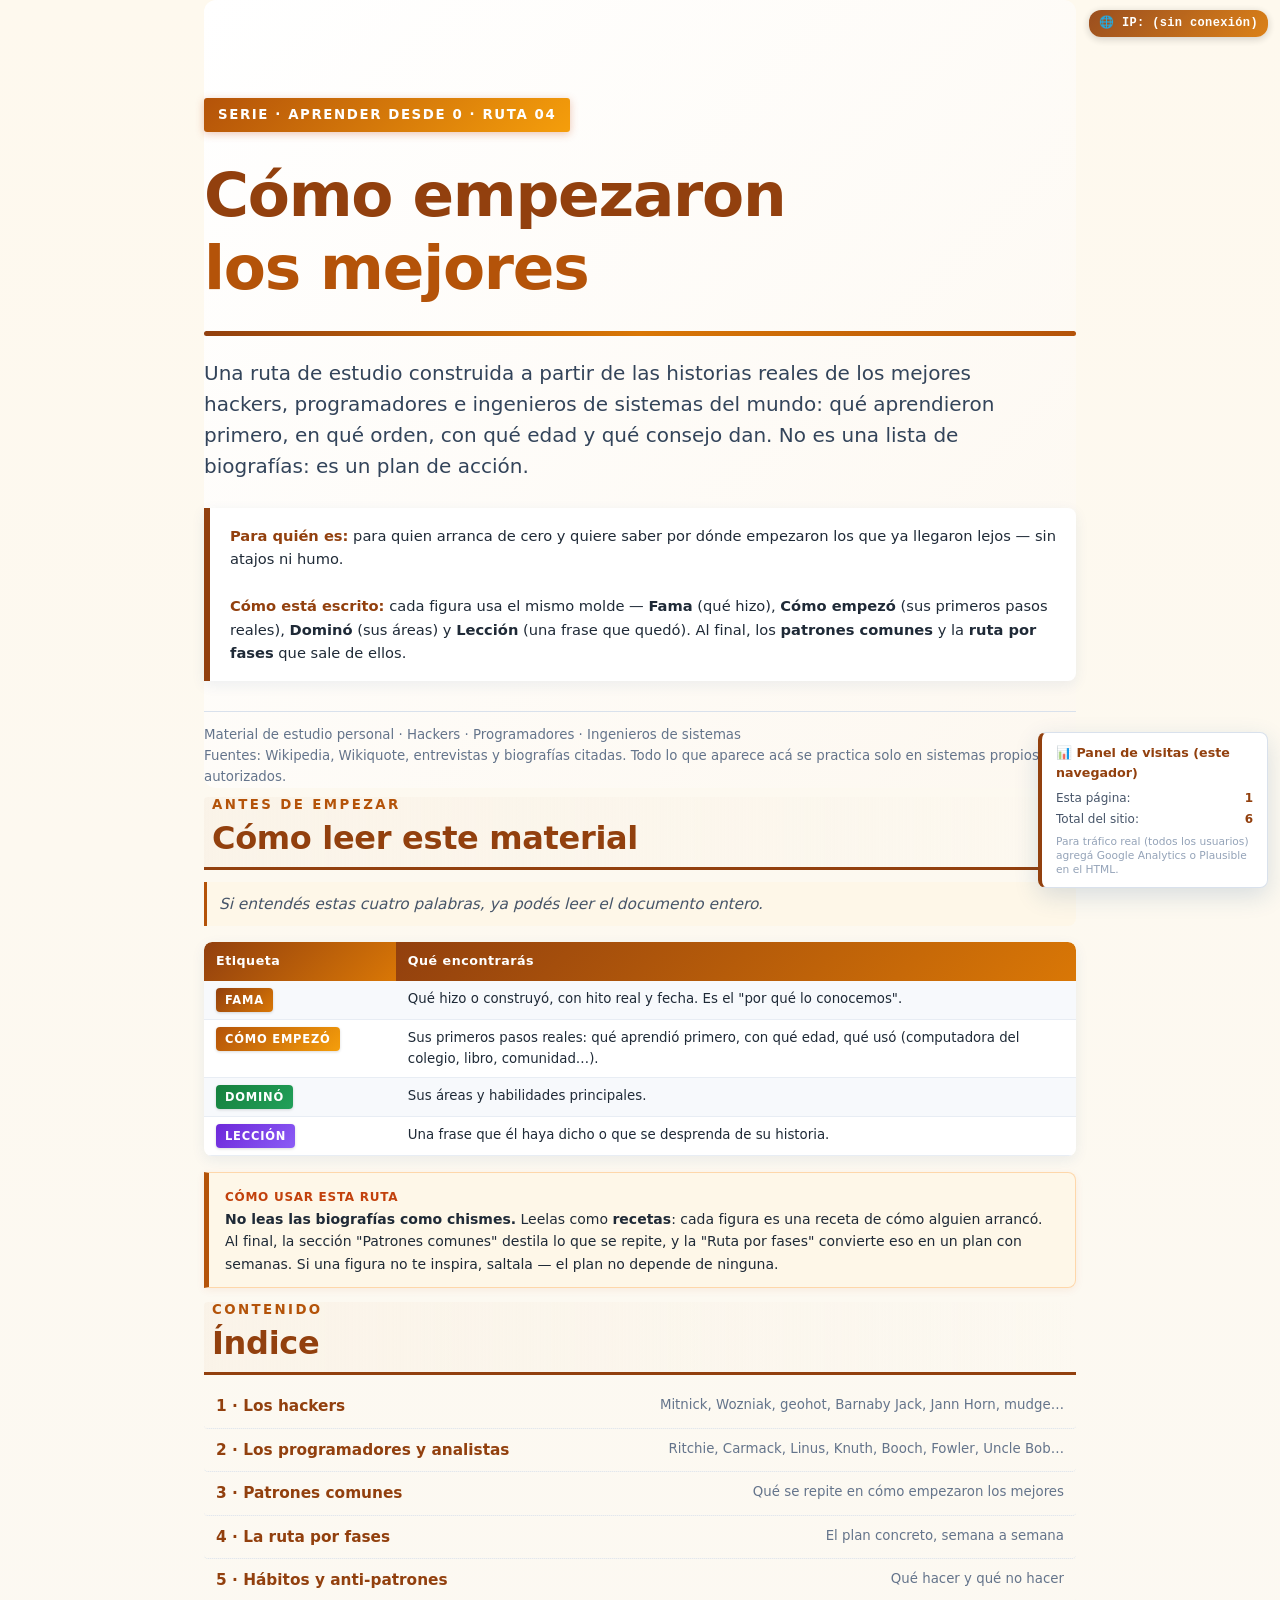
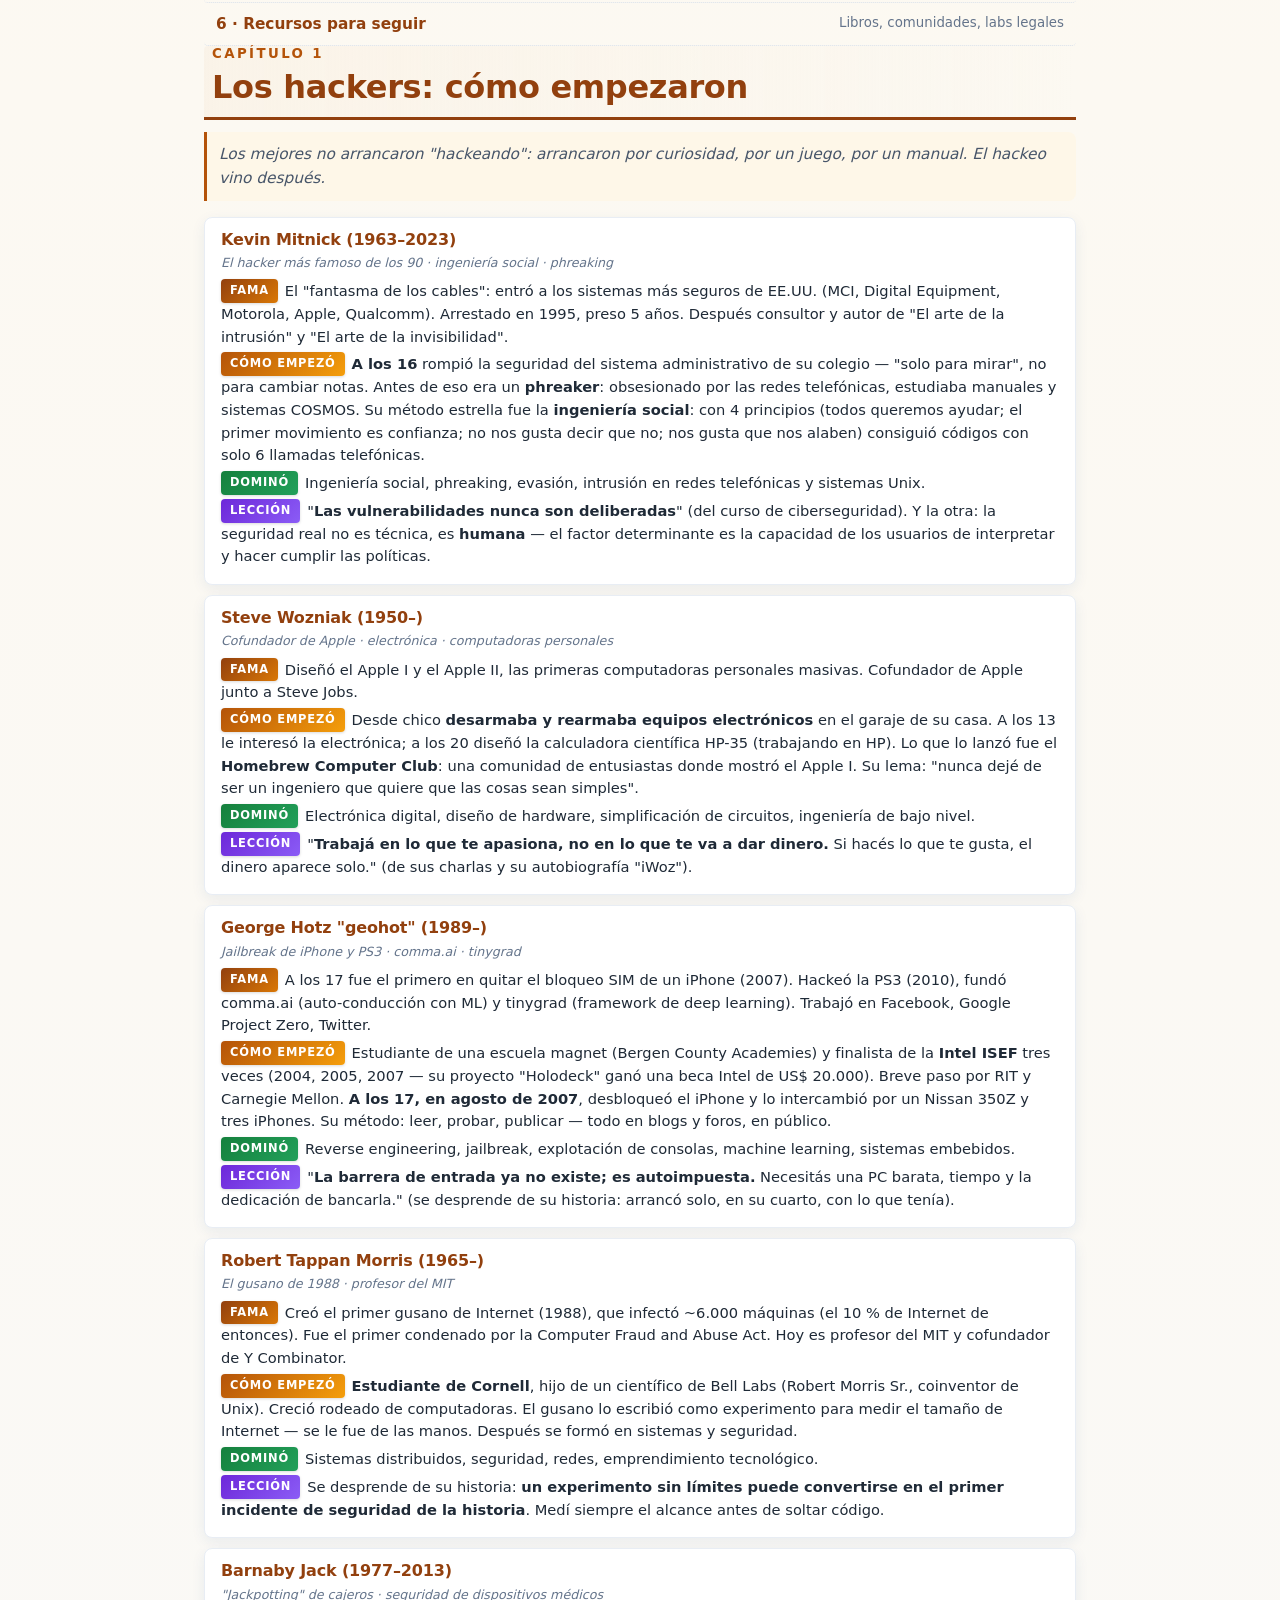
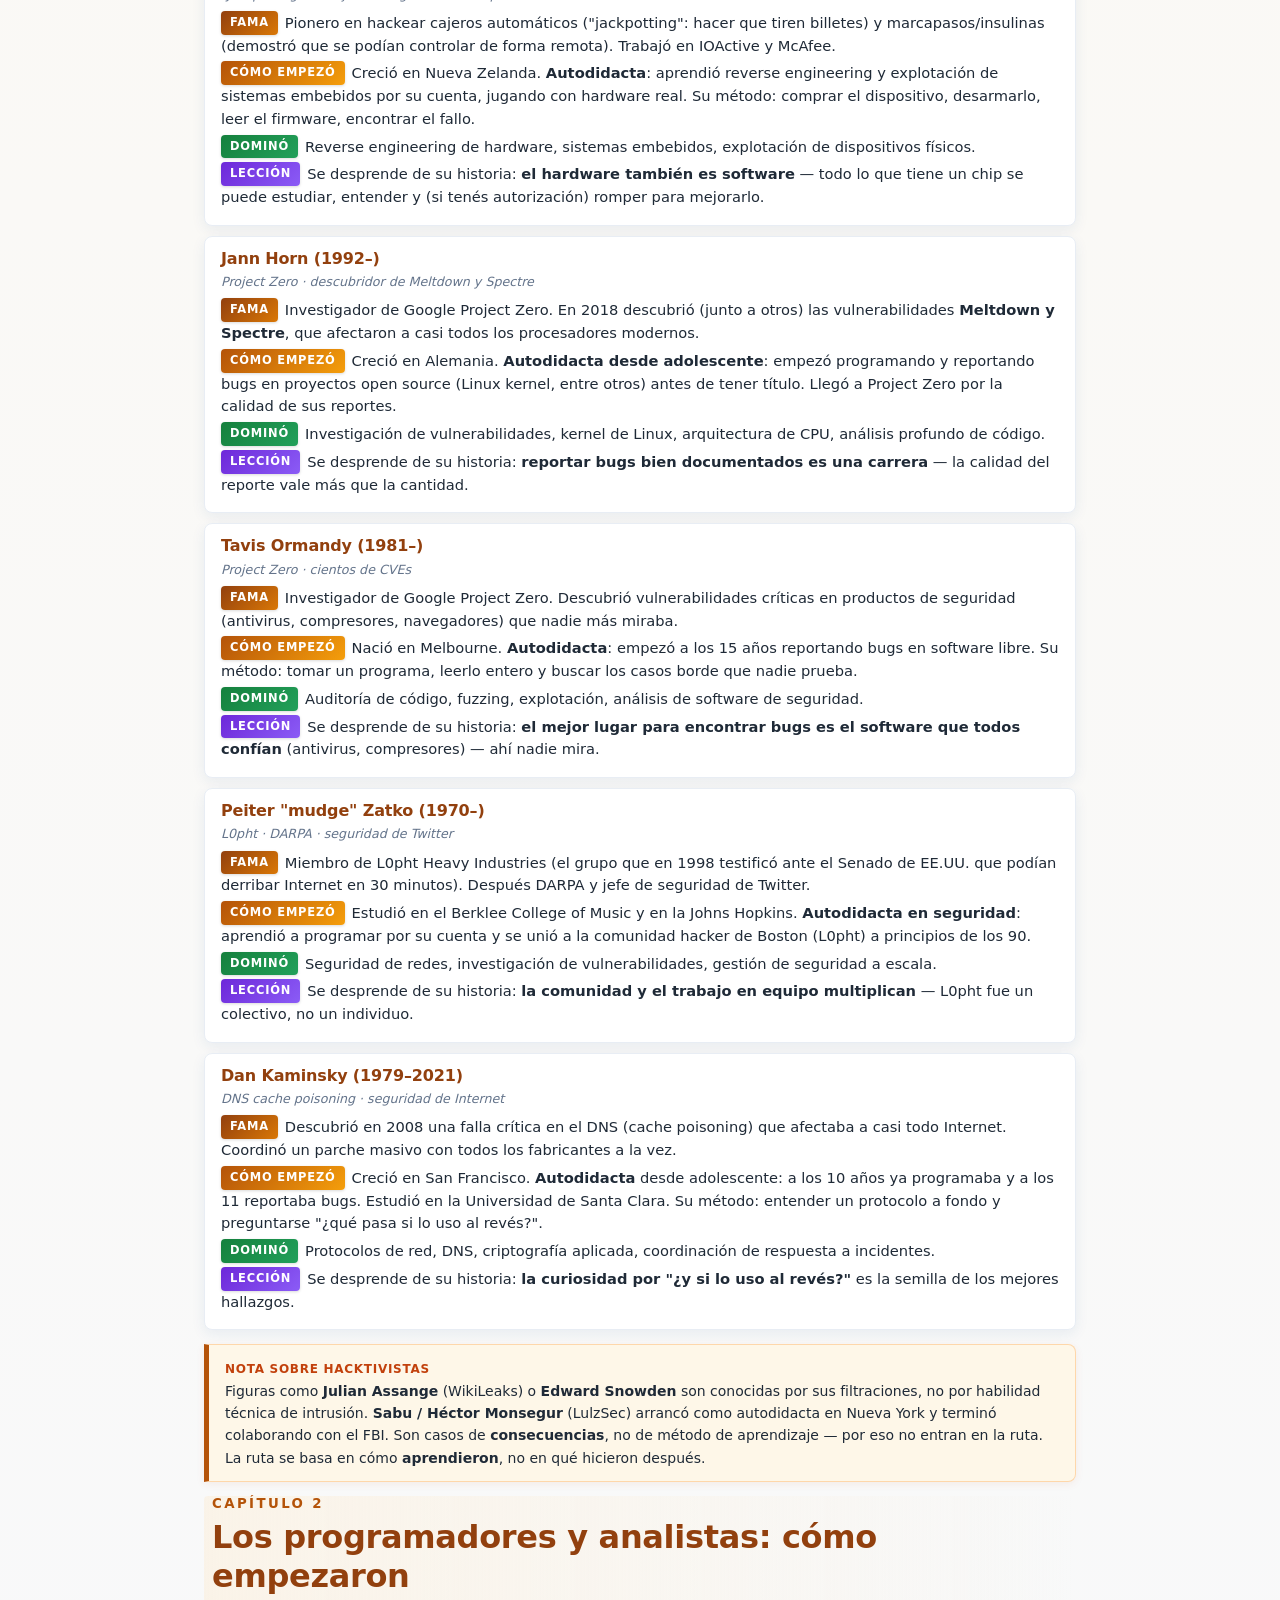
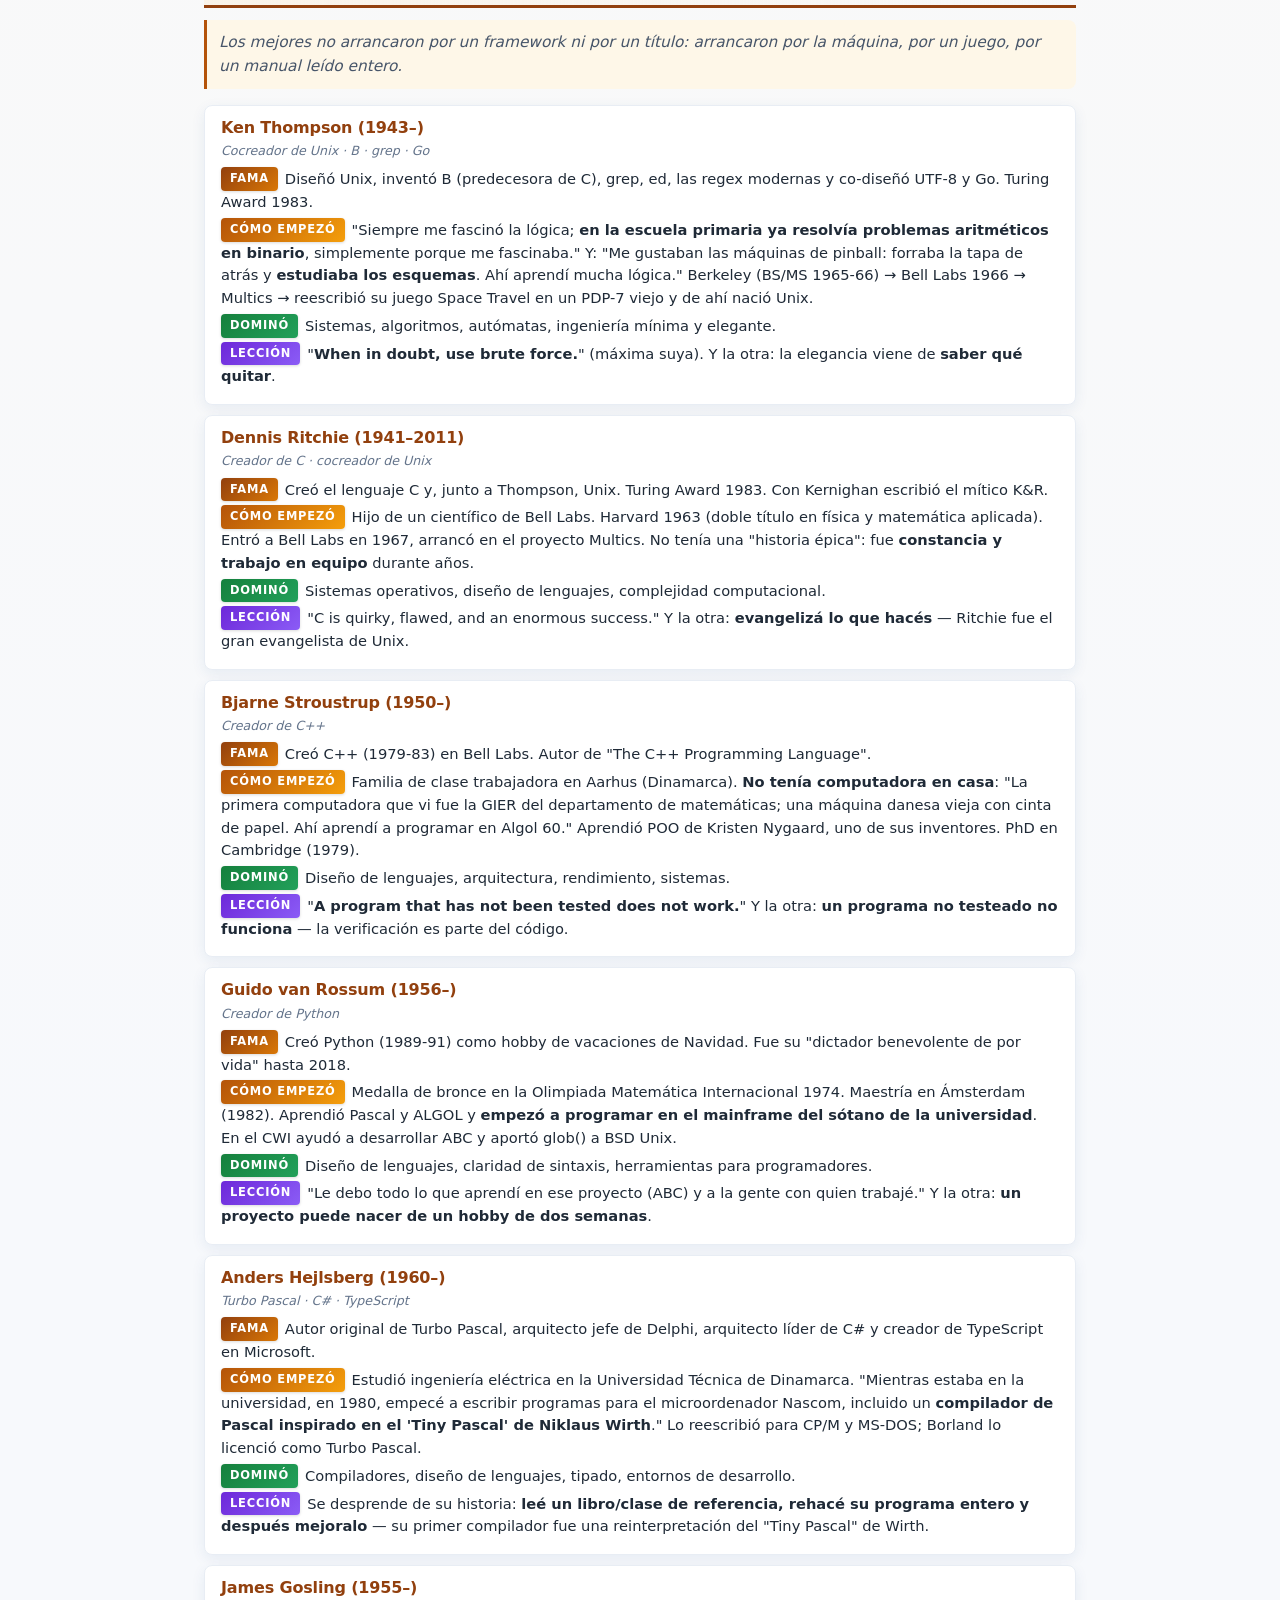
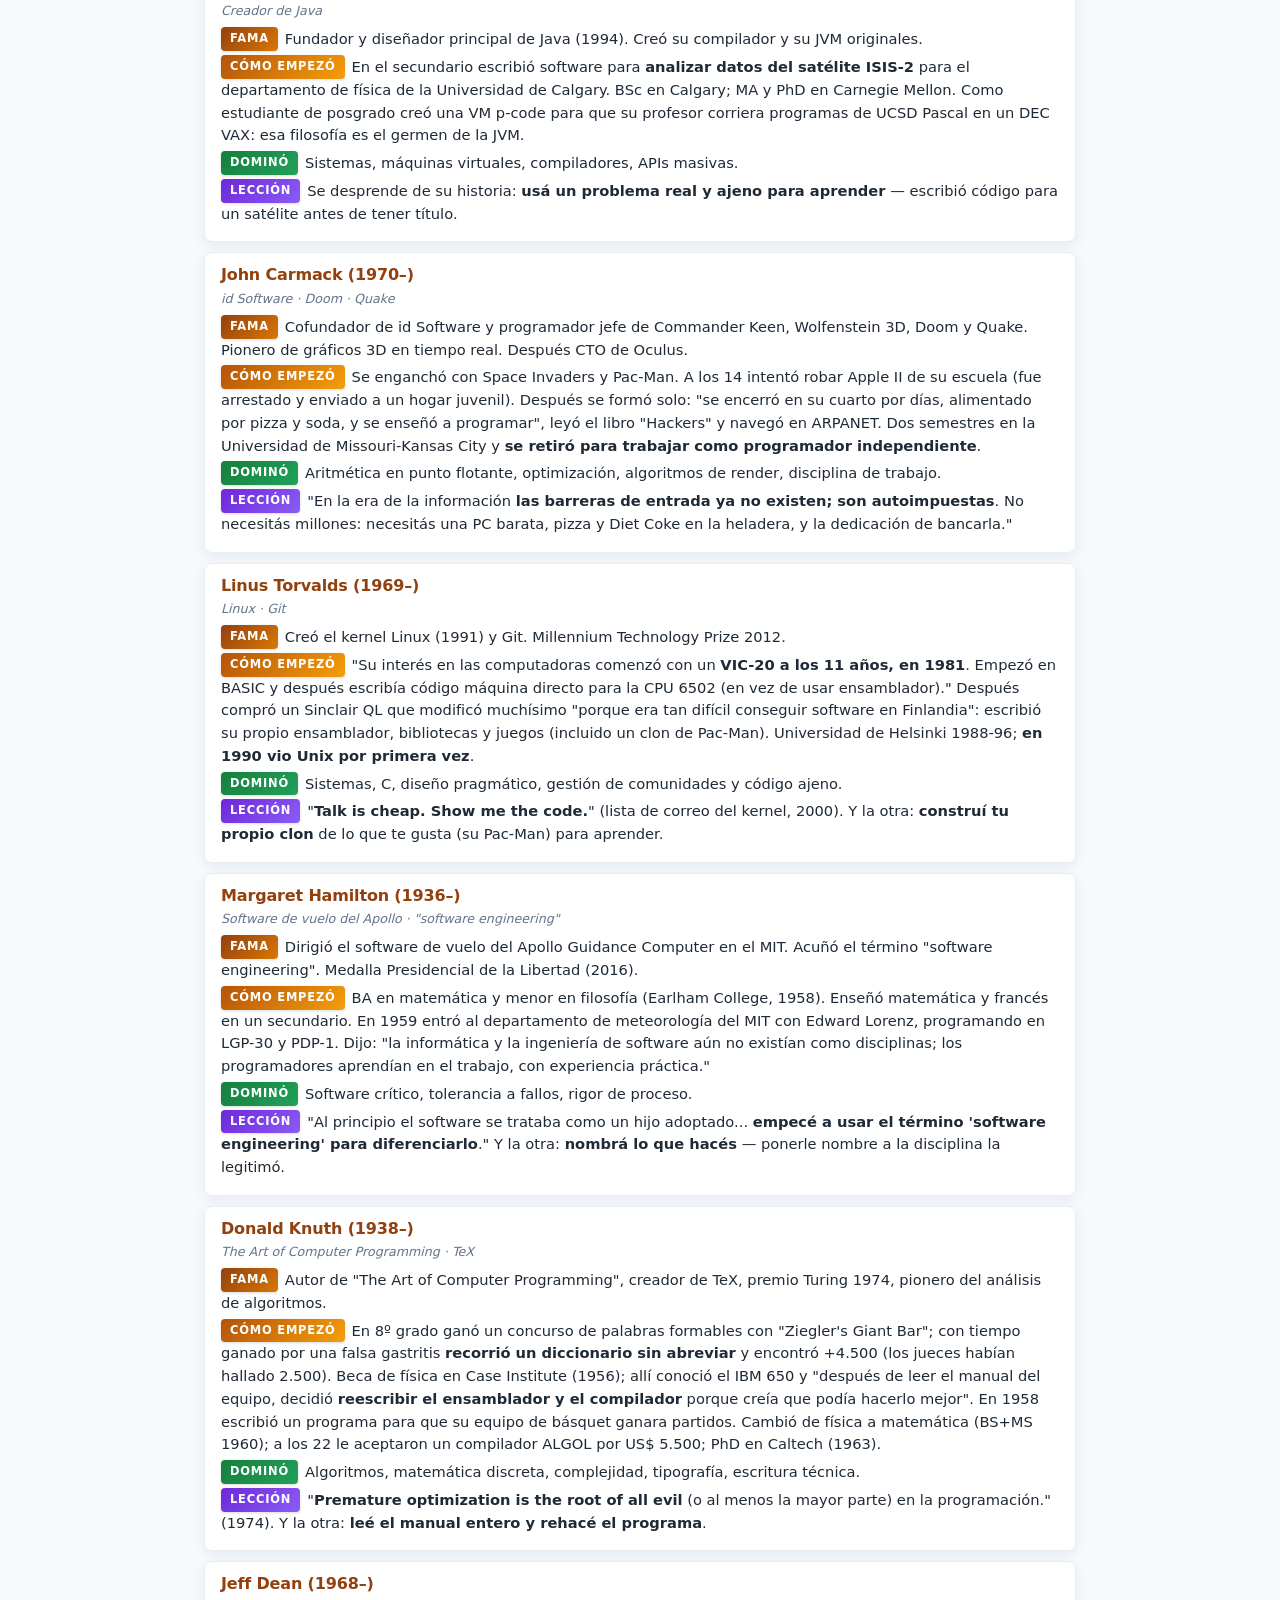
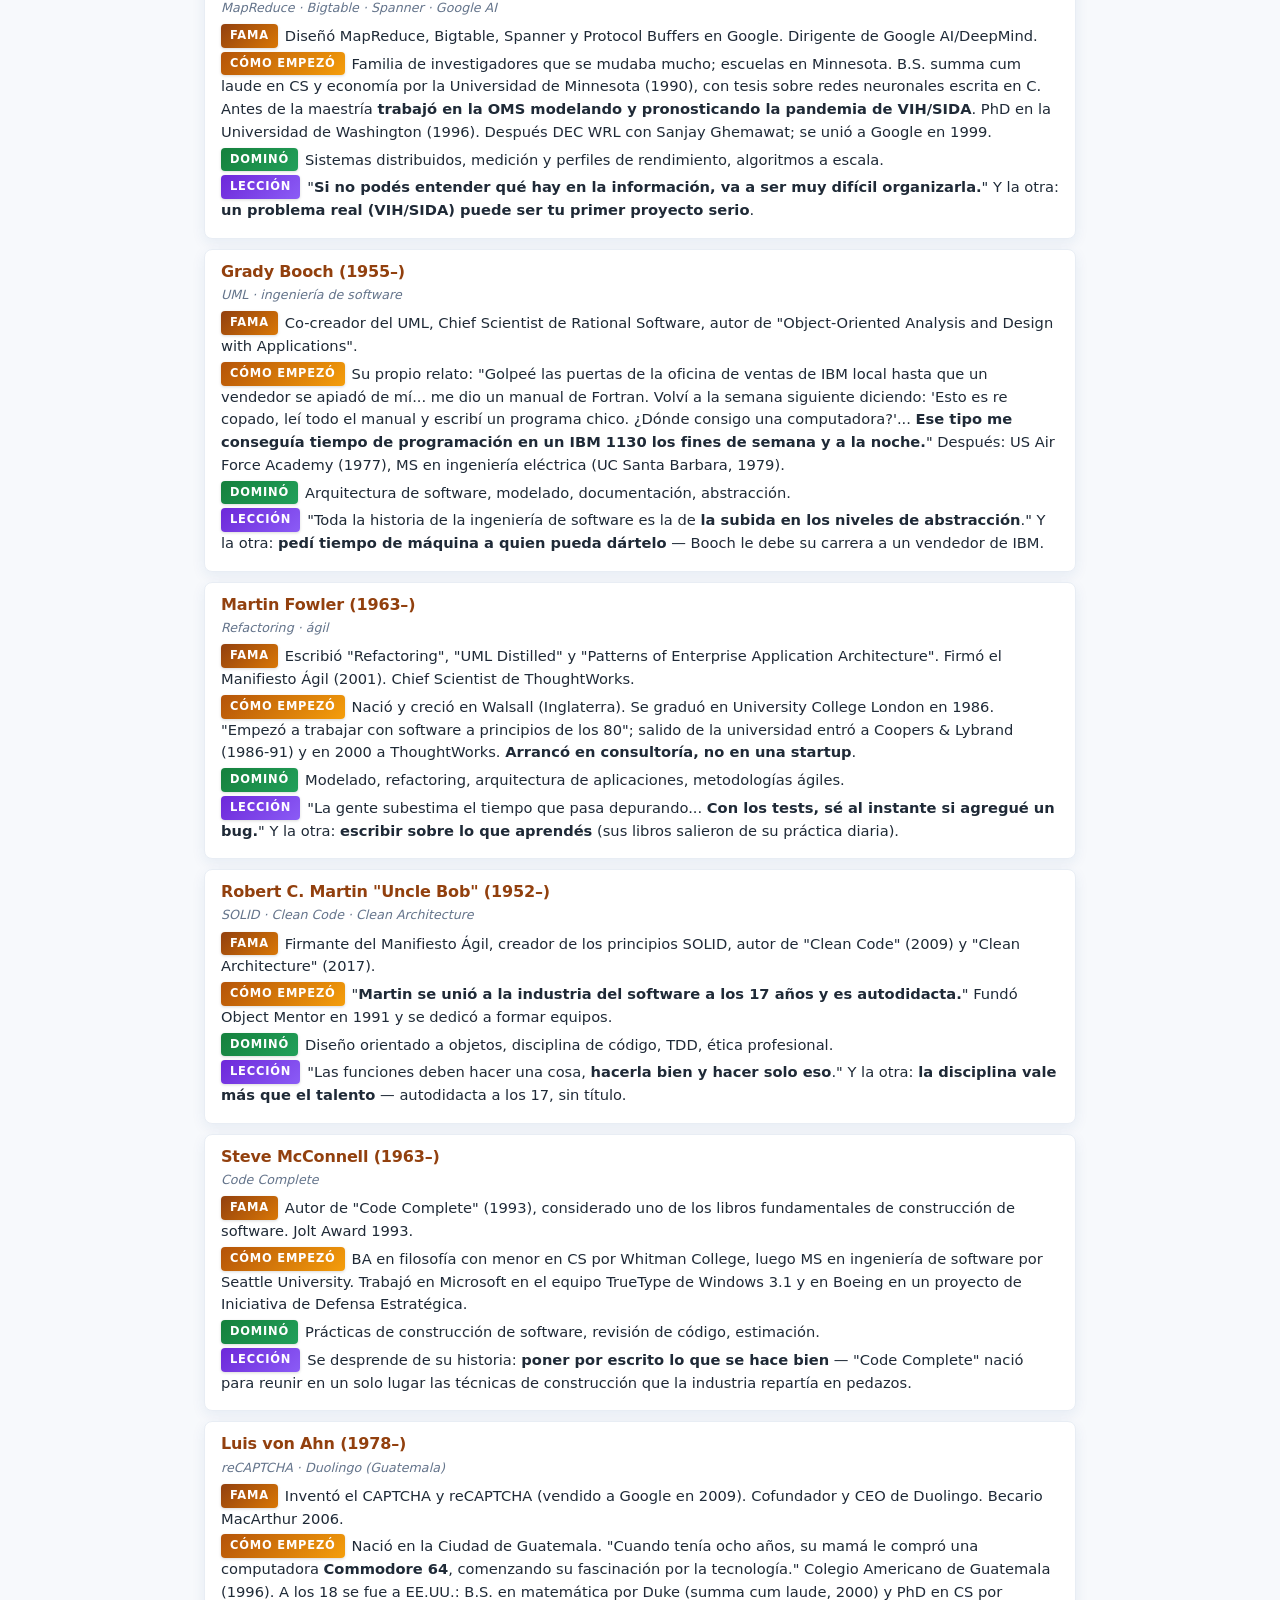
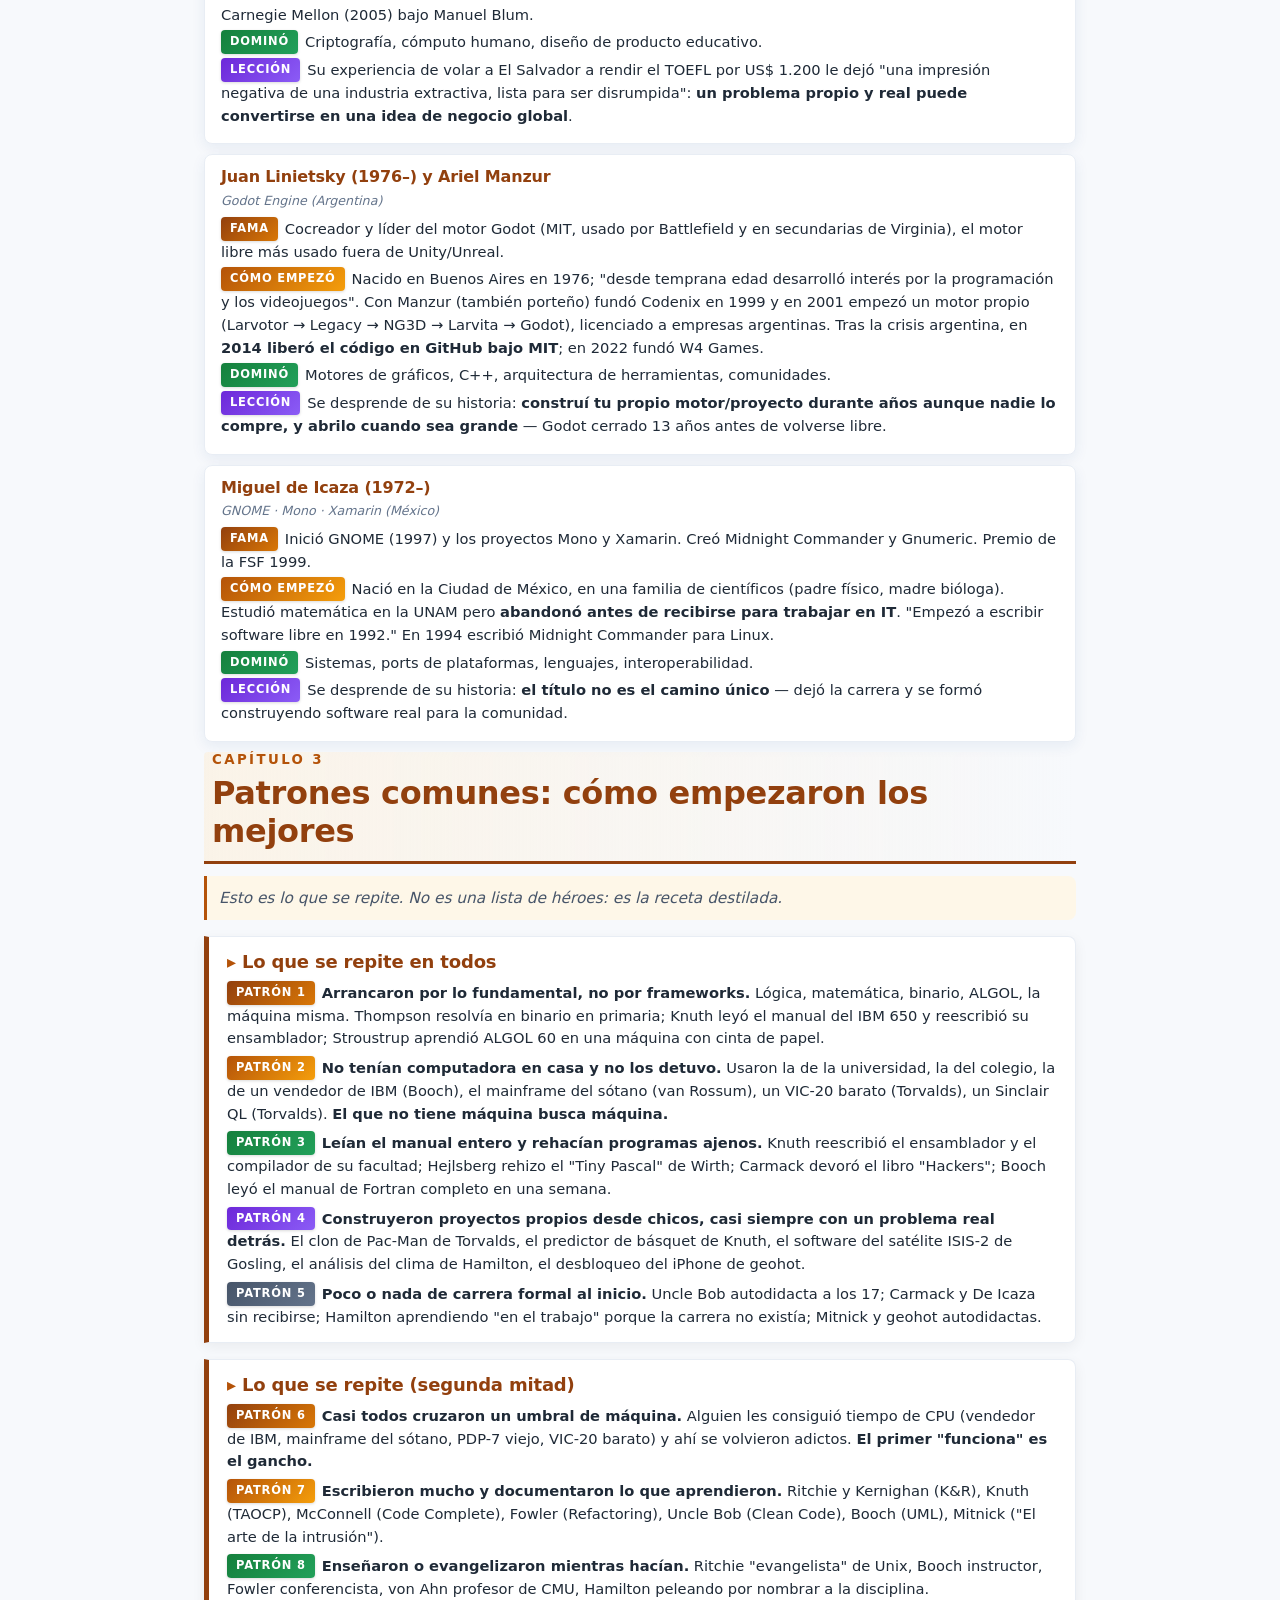
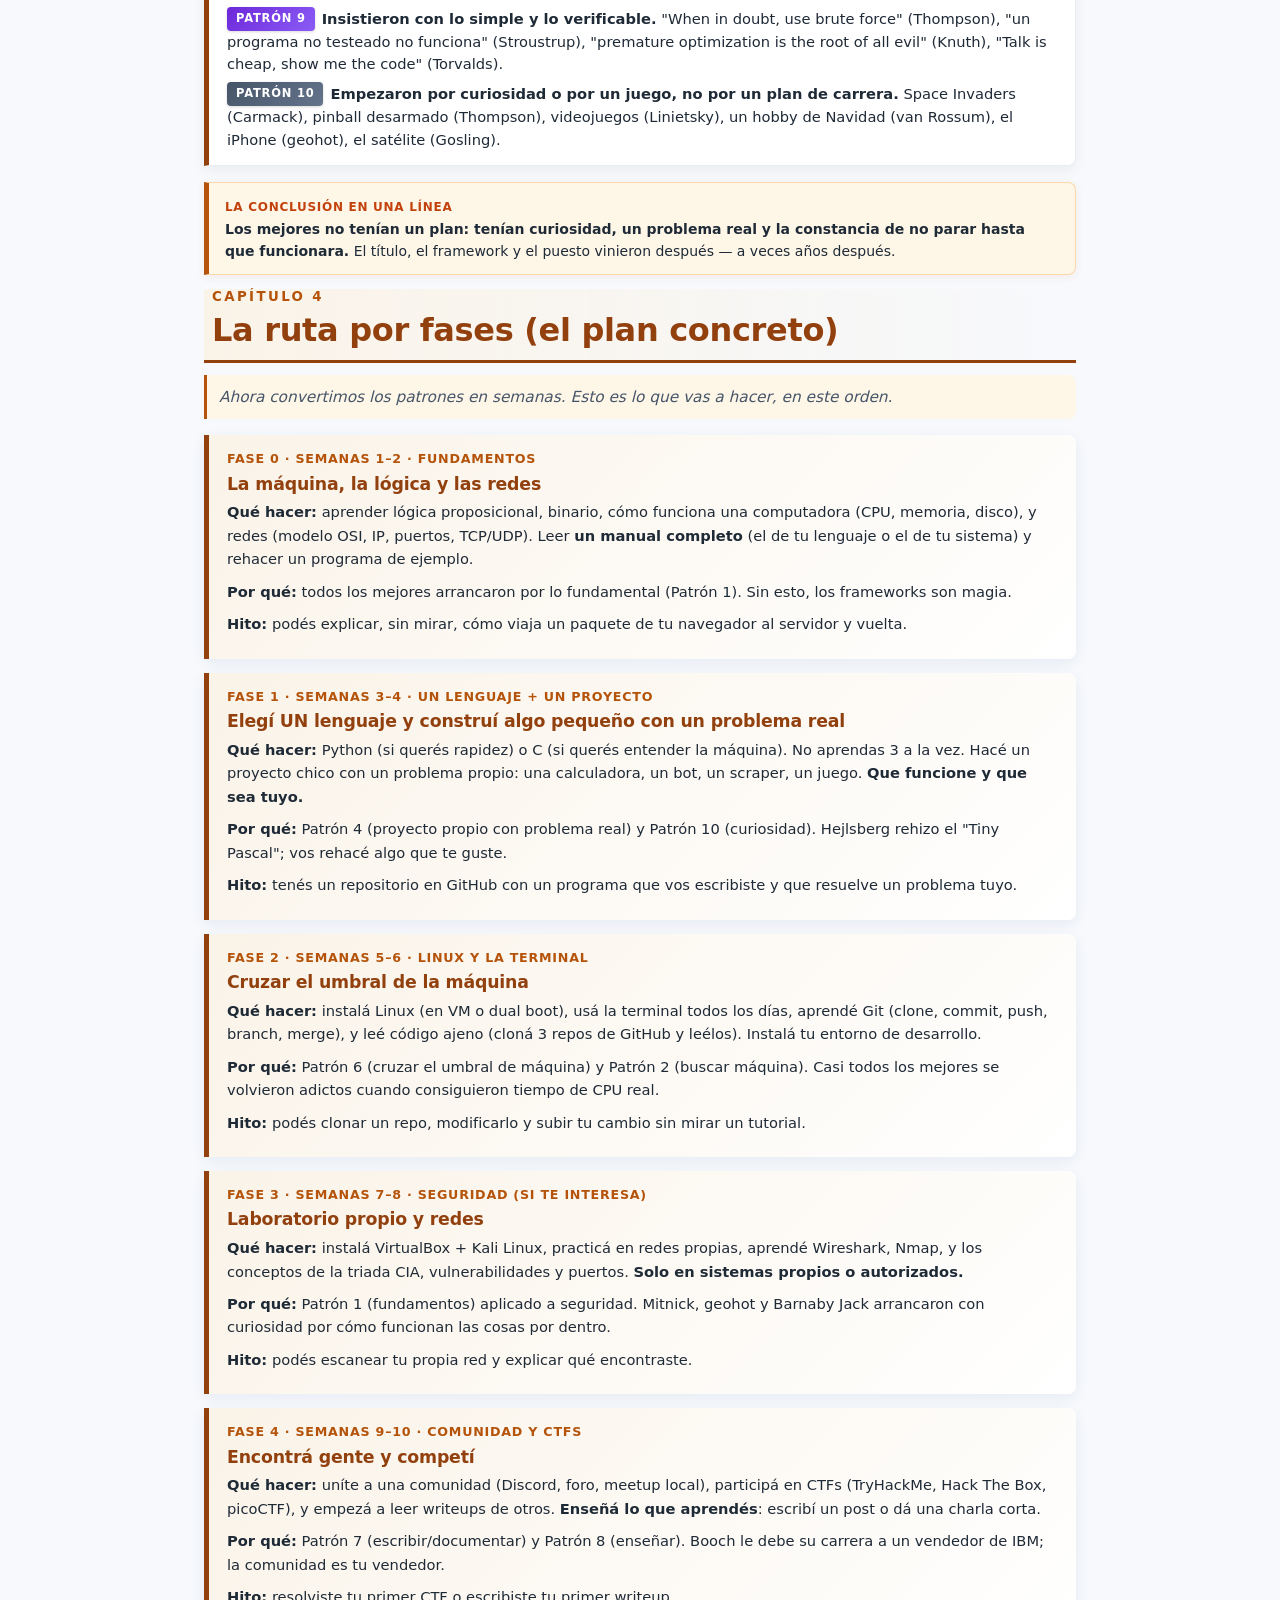
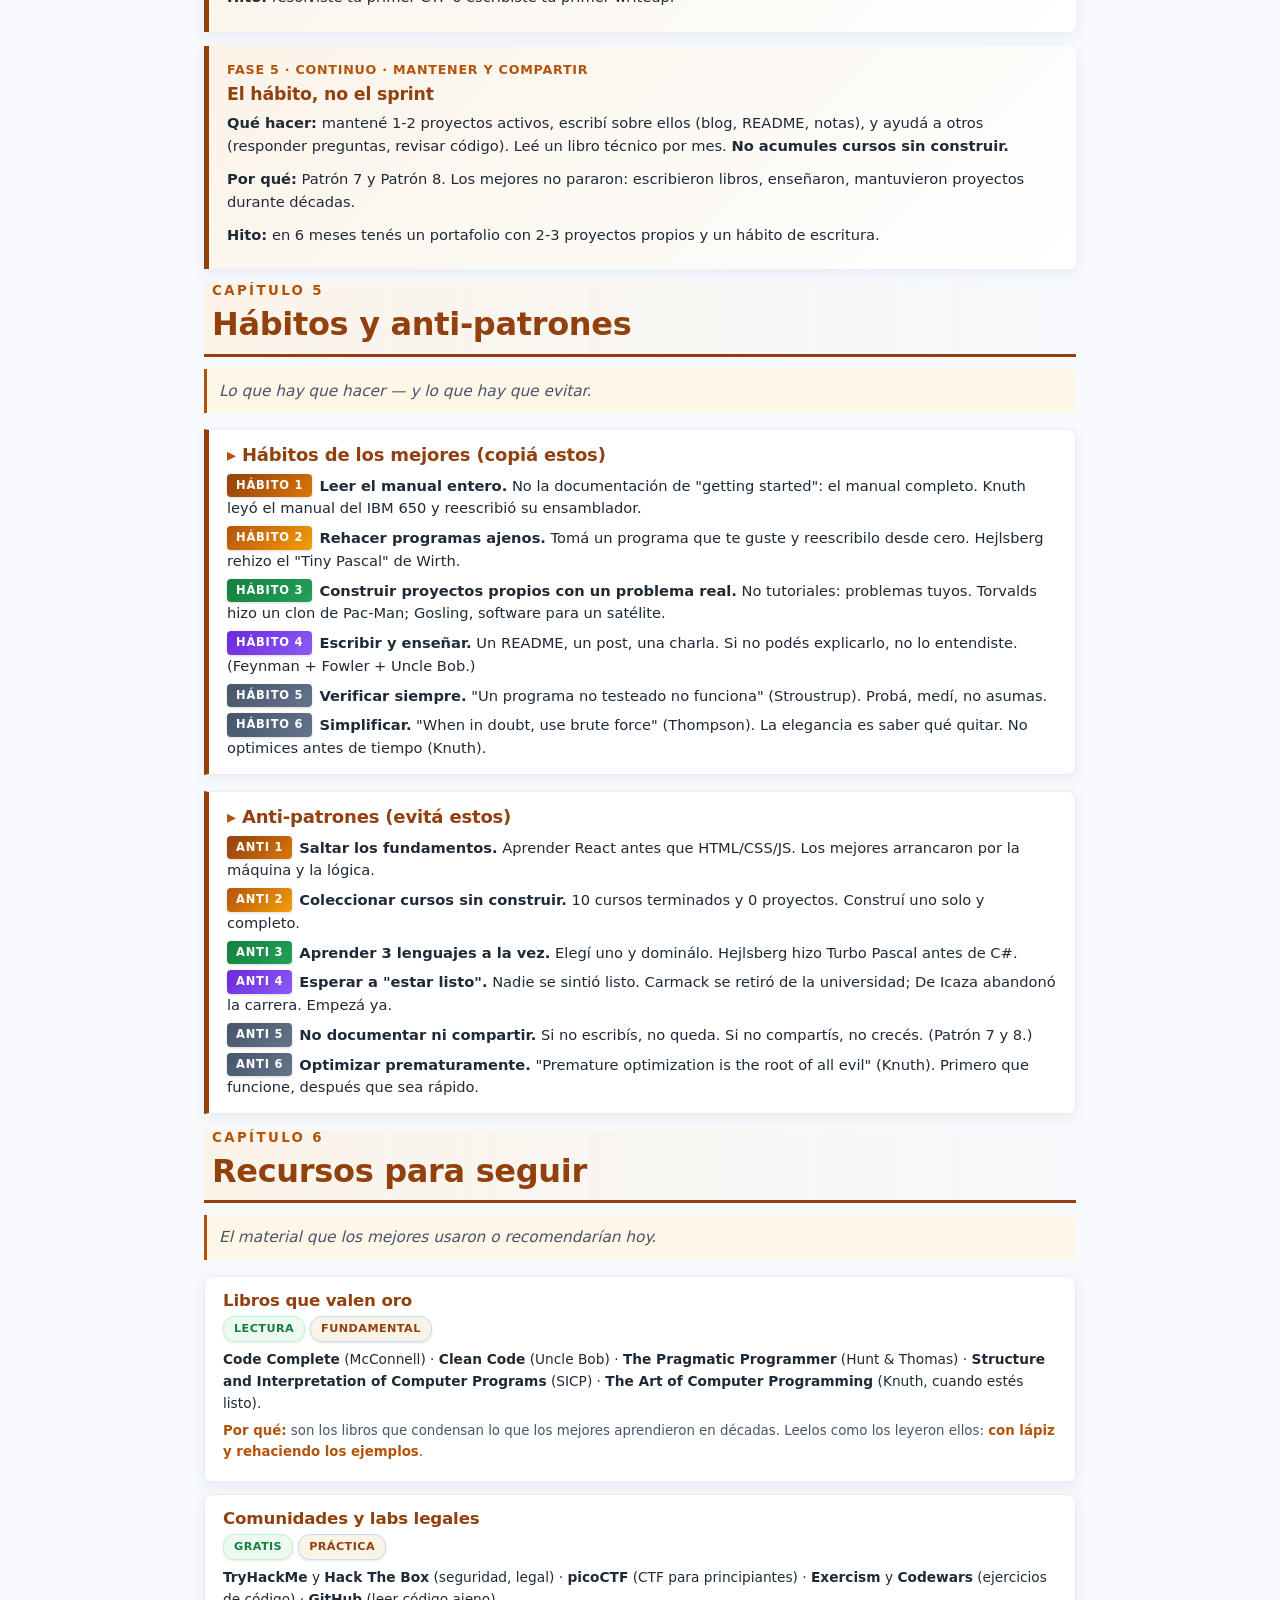
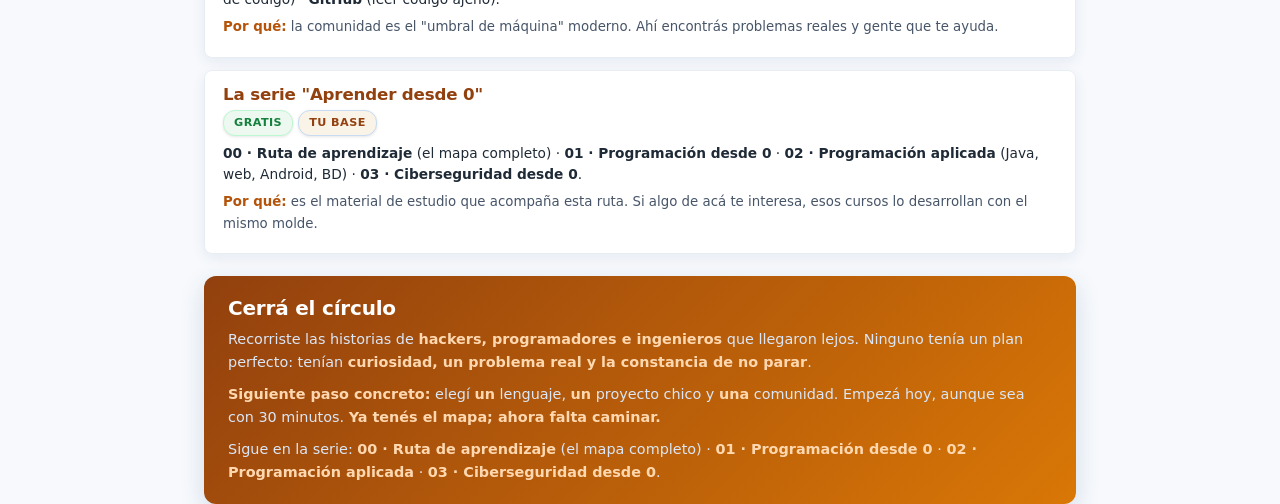
<file: 04-ruta-como-los-mejores.html>
<!DOCTYPE html>
<html lang="es">
<head>
<meta charset="utf-8">
<title>Ruta: cómo empezaron los mejores</title>
<link rel="stylesheet" href="styles.css">
</head>
<body class="theme-04">

<!-- ==================== PORTADA ==================== -->
<section class="portada">
  <div class="serie">Serie · Aprender desde 0 · Ruta 04</div>
  <h1>Cómo empezaron <span>los mejores</span></h1>
  <div class="regla"></div>
  <p class="sub">Una ruta de estudio construida a partir de las historias reales de los mejores hackers, programadores e ingenieros de sistemas del mundo: qué aprendieron primero, en qué orden, con qué edad y qué consejo dan. No es una lista de biografías: es un plan de acción.</p>
  <div class="caja-que">
    <strong>Para quién es:</strong> para quien arranca de cero y quiere saber por dónde empezaron los que ya llegaron lejos — sin atajos ni humo.<br><br>
    <strong>Cómo está escrito:</strong> cada figura usa el mismo molde — <b>Fama</b> (qué hizo), <b>Cómo empezó</b> (sus primeros pasos reales), <b>Dominó</b> (sus áreas) y <b>Lección</b> (una frase que quedó). Al final, los <b>patrones comunes</b> y la <b>ruta por fases</b> que sale de ellos.
  </div>
  <p class="meta">Material de estudio personal · Hackers · Programadores · Ingenieros de sistemas<br>Fuentes: Wikipedia, Wikiquote, entrevistas y biografías citadas. Todo lo que aparece acá se practica solo en sistemas propios o autorizados.</p>
</section>

<!-- ==================== CÓMO LEER ==================== -->
<section class="cap">
  <h2><span class="num">Antes de empezar</span>Cómo leer este material</h2>
  <p class="promesa">Si entendés estas cuatro palabras, ya podés leer el documento entero.</p>
  <table>
    <tr><th style="width:22%">Etiqueta</th><th>Qué encontrarás</th></tr>
    <tr><td><span class="lbl teoria">Fama</span></td><td>Qué hizo o construyó, con hito real y fecha. Es el "por qué lo conocemos".</td></tr>
    <tr><td><span class="lbl ejemplo">Cómo empezó</span></td><td>Sus primeros pasos reales: qué aprendió primero, con qué edad, qué usó (computadora del colegio, libro, comunidad…).</td></tr>
    <tr><td><span class="lbl quehace">Dominó</span></td><td>Sus áreas y habilidades principales.</td></tr>
    <tr><td><span class="lbl como">Lección</span></td><td>Una frase que él haya dicho o que se desprenda de su historia.</td></tr>
  </table>
  <div class="nota">
    <span class="b t" style="color:#c2410c;font-weight:700;text-transform:uppercase;letter-spacing:.06em;font-size:9pt;">Cómo usar esta ruta</span><br>
    <b>No leas las biografías como chismes.</b> Leelas como <b>recetas</b>: cada figura es una receta de cómo alguien arrancó. Al final, la sección "Patrones comunes" destila lo que se repite, y la "Ruta por fases" convierte eso en un plan con semanas. Si una figura no te inspira, saltala — el plan no depende de ninguna.
  </div>
</section>

<!-- ==================== ÍNDICE ==================== -->
<section class="cap indice">
  <h2><span class="num">Contenido</span>Índice</h2>
  <ul>
    <li><span class="t">1 · Los hackers</span><span class="d">Mitnick, Wozniak, geohot, Barnaby Jack, Jann Horn, mudge…</span></li>
    <li><span class="t">2 · Los programadores y analistas</span><span class="d">Ritchie, Carmack, Linus, Knuth, Booch, Fowler, Uncle Bob…</span></li>
    <li><span class="t">3 · Patrones comunes</span><span class="d">Qué se repite en cómo empezaron los mejores</span></li>
    <li><span class="t">4 · La ruta por fases</span><span class="d">El plan concreto, semana a semana</span></li>
    <li><span class="t">5 · Hábitos y anti-patrones</span><span class="d">Qué hacer y qué no hacer</span></li>
    <li><span class="t">6 · Recursos para seguir</span><span class="d">Libros, comunidades, labs legales</span></li>
  </ul>
</section>

<!-- ==================== CAP 1: HACKERS ==================== -->
<section class="cap">
  <h2><span class="num">Capítulo 1</span>Los hackers: cómo empezaron</h2>
  <p class="promesa">Los mejores no arrancaron "hackeando": arrancaron por curiosidad, por un juego, por un manual. El hackeo vino después.</p>

  <div class="persona">
    <h4>Kevin Mitnick (1963–2023)</h4>
    <div class="rol">El hacker más famoso de los 90 · ingeniería social · phreaking</div>
    <div class="fila"><span class="lbl teoria">Fama</span>El "fantasma de los cables": entró a los sistemas más seguros de EE.UU. (MCI, Digital Equipment, Motorola, Apple, Qualcomm). Arrestado en 1995, preso 5 años. Después consultor y autor de "El arte de la intrusión" y "El arte de la invisibilidad".</div>
    <div class="fila"><span class="lbl ejemplo">Cómo empezó</span><b>A los 16</b> rompió la seguridad del sistema administrativo de su colegio — "solo para mirar", no para cambiar notas. Antes de eso era un <b>phreaker</b>: obsesionado por las redes telefónicas, estudiaba manuales y sistemas COSMOS. Su método estrella fue la <b>ingeniería social</b>: con 4 principios (todos queremos ayudar; el primer movimiento es confianza; no nos gusta decir que no; nos gusta que nos alaben) consiguió códigos con solo 6 llamadas telefónicas.</div>
    <div class="fila"><span class="lbl quehace">Dominó</span>Ingeniería social, phreaking, evasión, intrusión en redes telefónicas y sistemas Unix.</div>
    <div class="fila"><span class="lbl como">Lección</span>"<b>Las vulnerabilidades nunca son deliberadas</b>" (del curso de ciberseguridad). Y la otra: la seguridad real no es técnica, es <b>humana</b> — el factor determinante es la capacidad de los usuarios de interpretar y hacer cumplir las políticas.</div>
  </div>

  <div class="persona">
    <h4>Steve Wozniak (1950–)</h4>
    <div class="rol">Cofundador de Apple · electrónica · computadoras personales</div>
    <div class="fila"><span class="lbl teoria">Fama</span>Diseñó el Apple I y el Apple II, las primeras computadoras personales masivas. Cofundador de Apple junto a Steve Jobs.</div>
    <div class="fila"><span class="lbl ejemplo">Cómo empezó</span>Desde chico <b>desarmaba y rearmaba equipos electrónicos</b> en el garaje de su casa. A los 13 le interesó la electrónica; a los 20 diseñó la calculadora científica HP-35 (trabajando en HP). Lo que lo lanzó fue el <b>Homebrew Computer Club</b>: una comunidad de entusiastas donde mostró el Apple I. Su lema: "nunca dejé de ser un ingeniero que quiere que las cosas sean simples".</div>
    <div class="fila"><span class="lbl quehace">Dominó</span>Electrónica digital, diseño de hardware, simplificación de circuitos, ingeniería de bajo nivel.</div>
    <div class="fila"><span class="lbl como">Lección</span>"<b>Trabajá en lo que te apasiona, no en lo que te va a dar dinero.</b> Si hacés lo que te gusta, el dinero aparece solo." (de sus charlas y su autobiografía "iWoz").</div>
  </div>

  <div class="persona">
    <h4>George Hotz "geohot" (1989–)</h4>
    <div class="rol">Jailbreak de iPhone y PS3 · comma.ai · tinygrad</div>
    <div class="fila"><span class="lbl teoria">Fama</span>A los 17 fue el primero en quitar el bloqueo SIM de un iPhone (2007). Hackeó la PS3 (2010), fundó comma.ai (auto-conducción con ML) y tinygrad (framework de deep learning). Trabajó en Facebook, Google Project Zero, Twitter.</div>
    <div class="fila"><span class="lbl ejemplo">Cómo empezó</span>Estudiante de una escuela magnet (Bergen County Academies) y finalista de la <b>Intel ISEF</b> tres veces (2004, 2005, 2007 — su proyecto "Holodeck" ganó una beca Intel de US$ 20.000). Breve paso por RIT y Carnegie Mellon. <b>A los 17, en agosto de 2007</b>, desbloqueó el iPhone y lo intercambió por un Nissan 350Z y tres iPhones. Su método: leer, probar, publicar — todo en blogs y foros, en público.</div>
    <div class="fila"><span class="lbl quehace">Dominó</span>Reverse engineering, jailbreak, explotación de consolas, machine learning, sistemas embebidos.</div>
    <div class="fila"><span class="lbl como">Lección</span>"<b>La barrera de entrada ya no existe; es autoimpuesta.</b> Necesitás una PC barata, tiempo y la dedicación de bancarla." (se desprende de su historia: arrancó solo, en su cuarto, con lo que tenía).</div>
  </div>

  <div class="persona">
    <h4>Robert Tappan Morris (1965–)</h4>
    <div class="rol">El gusano de 1988 · profesor del MIT</div>
    <div class="fila"><span class="lbl teoria">Fama</span>Creó el primer gusano de Internet (1988), que infectó ~6.000 máquinas (el 10 % de Internet de entonces). Fue el primer condenado por la Computer Fraud and Abuse Act. Hoy es profesor del MIT y cofundador de Y Combinator.</div>
    <div class="fila"><span class="lbl ejemplo">Cómo empezó</span><b>Estudiante de Cornell</b>, hijo de un científico de Bell Labs (Robert Morris Sr., coinventor de Unix). Creció rodeado de computadoras. El gusano lo escribió como experimento para medir el tamaño de Internet — se le fue de las manos. Después se formó en sistemas y seguridad.</div>
    <div class="fila"><span class="lbl quehace">Dominó</span>Sistemas distribuidos, seguridad, redes, emprendimiento tecnológico.</div>
    <div class="fila"><span class="lbl como">Lección</span>Se desprende de su historia: <b>un experimento sin límites puede convertirse en el primer incidente de seguridad de la historia</b>. Medí siempre el alcance antes de soltar código.</div>
  </div>

  <div class="persona">
    <h4>Barnaby Jack (1977–2013)</h4>
    <div class="rol">"Jackpotting" de cajeros · seguridad de dispositivos médicos</div>
    <div class="fila"><span class="lbl teoria">Fama</span>Pionero en hackear cajeros automáticos ("jackpotting": hacer que tiren billetes) y marcapasos/insulinas (demostró que se podían controlar de forma remota). Trabajó en IOActive y McAfee.</div>
    <div class="fila"><span class="lbl ejemplo">Cómo empezó</span>Creció en Nueva Zelanda. <b>Autodidacta</b>: aprendió reverse engineering y explotación de sistemas embebidos por su cuenta, jugando con hardware real. Su método: comprar el dispositivo, desarmarlo, leer el firmware, encontrar el fallo.</div>
    <div class="fila"><span class="lbl quehace">Dominó</span>Reverse engineering de hardware, sistemas embebidos, explotación de dispositivos físicos.</div>
    <div class="fila"><span class="lbl como">Lección</span>Se desprende de su historia: <b>el hardware también es software</b> — todo lo que tiene un chip se puede estudiar, entender y (si tenés autorización) romper para mejorarlo.</div>
  </div>

  <div class="persona">
    <h4>Jann Horn (1992–)</h4>
    <div class="rol">Project Zero · descubridor de Meltdown y Spectre</div>
    <div class="fila"><span class="lbl teoria">Fama</span>Investigador de Google Project Zero. En 2018 descubrió (junto a otros) las vulnerabilidades <b>Meltdown y Spectre</b>, que afectaron a casi todos los procesadores modernos.</div>
    <div class="fila"><span class="lbl ejemplo">Cómo empezó</span>Creció en Alemania. <b>Autodidacta desde adolescente</b>: empezó programando y reportando bugs en proyectos open source (Linux kernel, entre otros) antes de tener título. Llegó a Project Zero por la calidad de sus reportes.</div>
    <div class="fila"><span class="lbl quehace">Dominó</span>Investigación de vulnerabilidades, kernel de Linux, arquitectura de CPU, análisis profundo de código.</div>
    <div class="fila"><span class="lbl como">Lección</span>Se desprende de su historia: <b>reportar bugs bien documentados es una carrera</b> — la calidad del reporte vale más que la cantidad.</div>
  </div>

  <div class="persona">
    <h4>Tavis Ormandy (1981–)</h4>
    <div class="rol">Project Zero · cientos de CVEs</div>
    <div class="fila"><span class="lbl teoria">Fama</span>Investigador de Google Project Zero. Descubrió vulnerabilidades críticas en productos de seguridad (antivirus, compresores, navegadores) que nadie más miraba.</div>
    <div class="fila"><span class="lbl ejemplo">Cómo empezó</span>Nació en Melbourne. <b>Autodidacta</b>: empezó a los 15 años reportando bugs en software libre. Su método: tomar un programa, leerlo entero y buscar los casos borde que nadie prueba.</div>
    <div class="fila"><span class="lbl quehace">Dominó</span>Auditoría de código, fuzzing, explotación, análisis de software de seguridad.</div>
    <div class="fila"><span class="lbl como">Lección</span>Se desprende de su historia: <b>el mejor lugar para encontrar bugs es el software que todos confían</b> (antivirus, compresores) — ahí nadie mira.</div>
  </div>

  <div class="persona">
    <h4>Peiter "mudge" Zatko (1970–)</h4>
    <div class="rol">L0pht · DARPA · seguridad de Twitter</div>
    <div class="fila"><span class="lbl teoria">Fama</span>Miembro de L0pht Heavy Industries (el grupo que en 1998 testificó ante el Senado de EE.UU. que podían derribar Internet en 30 minutos). Después DARPA y jefe de seguridad de Twitter.</div>
    <div class="fila"><span class="lbl ejemplo">Cómo empezó</span>Estudió en el Berklee College of Music y en la Johns Hopkins. <b>Autodidacta en seguridad</b>: aprendió a programar por su cuenta y se unió a la comunidad hacker de Boston (L0pht) a principios de los 90.</div>
    <div class="fila"><span class="lbl quehace">Dominó</span>Seguridad de redes, investigación de vulnerabilidades, gestión de seguridad a escala.</div>
    <div class="fila"><span class="lbl como">Lección</span>Se desprende de su historia: <b>la comunidad y el trabajo en equipo multiplican</b> — L0pht fue un colectivo, no un individuo.</div>
  </div>

  <div class="persona">
    <h4>Dan Kaminsky (1979–2021)</h4>
    <div class="rol">DNS cache poisoning · seguridad de Internet</div>
    <div class="fila"><span class="lbl teoria">Fama</span>Descubrió en 2008 una falla crítica en el DNS (cache poisoning) que afectaba a casi todo Internet. Coordinó un parche masivo con todos los fabricantes a la vez.</div>
    <div class="fila"><span class="lbl ejemplo">Cómo empezó</span>Creció en San Francisco. <b>Autodidacta</b> desde adolescente: a los 10 años ya programaba y a los 11 reportaba bugs. Estudió en la Universidad de Santa Clara. Su método: entender un protocolo a fondo y preguntarse "¿qué pasa si lo uso al revés?".</div>
    <div class="fila"><span class="lbl quehace">Dominó</span>Protocolos de red, DNS, criptografía aplicada, coordinación de respuesta a incidentes.</div>
    <div class="fila"><span class="lbl como">Lección</span>Se desprende de su historia: <b>la curiosidad por "¿y si lo uso al revés?"</b> es la semilla de los mejores hallazgos.</div>
  </div>

  <div class="nota">
    <span class="b t" style="color:#c2410c;font-weight:700;text-transform:uppercase;letter-spacing:.06em;font-size:9pt;">Nota sobre hacktivistas</span><br>
    Figuras como <b>Julian Assange</b> (WikiLeaks) o <b>Edward Snowden</b> son conocidas por sus filtraciones, no por habilidad técnica de intrusión. <b>Sabu / Héctor Monsegur</b> (LulzSec) arrancó como autodidacta en Nueva York y terminó colaborando con el FBI. Son casos de <b>consecuencias</b>, no de método de aprendizaje — por eso no entran en la ruta. La ruta se basa en cómo <b>aprendieron</b>, no en qué hicieron después.
  </div>
</section>

<!-- ==================== CAP 2: PROGRAMADORES ==================== -->
<section class="cap">
  <h2><span class="num">Capítulo 2</span>Los programadores y analistas: cómo empezaron</h2>
  <p class="promesa">Los mejores no arrancaron por un framework ni por un título: arrancaron por la máquina, por un juego, por un manual leído entero.</p>

  <div class="persona">
    <h4>Ken Thompson (1943–)</h4>
    <div class="rol">Cocreador de Unix · B · grep · Go</div>
    <div class="fila"><span class="lbl teoria">Fama</span>Diseñó Unix, inventó B (predecesora de C), grep, ed, las regex modernas y co-diseñó UTF-8 y Go. Turing Award 1983.</div>
    <div class="fila"><span class="lbl ejemplo">Cómo empezó</span>"Siempre me fascinó la lógica; <b>en la escuela primaria ya resolvía problemas aritméticos en binario</b>, simplemente porque me fascinaba." Y: "Me gustaban las máquinas de pinball: forraba la tapa de atrás y <b>estudiaba los esquemas</b>. Ahí aprendí mucha lógica." Berkeley (BS/MS 1965-66) → Bell Labs 1966 → Multics → reescribió su juego Space Travel en un PDP-7 viejo y de ahí nació Unix.</div>
    <div class="fila"><span class="lbl quehace">Dominó</span>Sistemas, algoritmos, autómatas, ingeniería mínima y elegante.</div>
    <div class="fila"><span class="lbl como">Lección</span>"<b>When in doubt, use brute force.</b>" (máxima suya). Y la otra: la elegancia viene de <b>saber qué quitar</b>.</div>
  </div>

  <div class="persona">
    <h4>Dennis Ritchie (1941–2011)</h4>
    <div class="rol">Creador de C · cocreador de Unix</div>
    <div class="fila"><span class="lbl teoria">Fama</span>Creó el lenguaje C y, junto a Thompson, Unix. Turing Award 1983. Con Kernighan escribió el mítico K&R.</div>
    <div class="fila"><span class="lbl ejemplo">Cómo empezó</span>Hijo de un científico de Bell Labs. Harvard 1963 (doble título en física y matemática aplicada). Entró a Bell Labs en 1967, arrancó en el proyecto Multics. No tenía una "historia épica": fue <b>constancia y trabajo en equipo</b> durante años.</div>
    <div class="fila"><span class="lbl quehace">Dominó</span>Sistemas operativos, diseño de lenguajes, complejidad computacional.</div>
    <div class="fila"><span class="lbl como">Lección</span>"C is quirky, flawed, and an enormous success." Y la otra: <b>evangelizá lo que hacés</b> — Ritchie fue el gran evangelista de Unix.</div>
  </div>

  <div class="persona">
    <h4>Bjarne Stroustrup (1950–)</h4>
    <div class="rol">Creador de C++</div>
    <div class="fila"><span class="lbl teoria">Fama</span>Creó C++ (1979-83) en Bell Labs. Autor de "The C++ Programming Language".</div>
    <div class="fila"><span class="lbl ejemplo">Cómo empezó</span>Familia de clase trabajadora en Aarhus (Dinamarca). <b>No tenía computadora en casa</b>: "La primera computadora que vi fue la GIER del departamento de matemáticas; una máquina danesa vieja con cinta de papel. Ahí aprendí a programar en Algol 60." Aprendió POO de Kristen Nygaard, uno de sus inventores. PhD en Cambridge (1979).</div>
    <div class="fila"><span class="lbl quehace">Dominó</span>Diseño de lenguajes, arquitectura, rendimiento, sistemas.</div>
    <div class="fila"><span class="lbl como">Lección</span>"<b>A program that has not been tested does not work.</b>" Y la otra: <b>un programa no testeado no funciona</b> — la verificación es parte del código.</div>
  </div>

  <div class="persona">
    <h4>Guido van Rossum (1956–)</h4>
    <div class="rol">Creador de Python</div>
    <div class="fila"><span class="lbl teoria">Fama</span>Creó Python (1989-91) como hobby de vacaciones de Navidad. Fue su "dictador benevolente de por vida" hasta 2018.</div>
    <div class="fila"><span class="lbl ejemplo">Cómo empezó</span>Medalla de bronce en la Olimpiada Matemática Internacional 1974. Maestría en Ámsterdam (1982). Aprendió Pascal y ALGOL y <b>empezó a programar en el mainframe del sótano de la universidad</b>. En el CWI ayudó a desarrollar ABC y aportó glob() a BSD Unix.</div>
    <div class="fila"><span class="lbl quehace">Dominó</span>Diseño de lenguajes, claridad de sintaxis, herramientas para programadores.</div>
    <div class="fila"><span class="lbl como">Lección</span>"Le debo todo lo que aprendí en ese proyecto (ABC) y a la gente con quien trabajé." Y la otra: <b>un proyecto puede nacer de un hobby de dos semanas</b>.</div>
  </div>

  <div class="persona">
    <h4>Anders Hejlsberg (1960–)</h4>
    <div class="rol">Turbo Pascal · C# · TypeScript</div>
    <div class="fila"><span class="lbl teoria">Fama</span>Autor original de Turbo Pascal, arquitecto jefe de Delphi, arquitecto líder de C# y creador de TypeScript en Microsoft.</div>
    <div class="fila"><span class="lbl ejemplo">Cómo empezó</span>Estudió ingeniería eléctrica en la Universidad Técnica de Dinamarca. "Mientras estaba en la universidad, en 1980, empecé a escribir programas para el microordenador Nascom, incluido un <b>compilador de Pascal inspirado en el 'Tiny Pascal' de Niklaus Wirth</b>." Lo reescribió para CP/M y MS-DOS; Borland lo licenció como Turbo Pascal.</div>
    <div class="fila"><span class="lbl quehace">Dominó</span>Compiladores, diseño de lenguajes, tipado, entornos de desarrollo.</div>
    <div class="fila"><span class="lbl como">Lección</span>Se desprende de su historia: <b>leé un libro/clase de referencia, rehacé su programa entero y después mejoralo</b> — su primer compilador fue una reinterpretación del "Tiny Pascal" de Wirth.</div>
  </div>

  <div class="persona">
    <h4>James Gosling (1955–)</h4>
    <div class="rol">Creador de Java</div>
    <div class="fila"><span class="lbl teoria">Fama</span>Fundador y diseñador principal de Java (1994). Creó su compilador y su JVM originales.</div>
    <div class="fila"><span class="lbl ejemplo">Cómo empezó</span>En el secundario escribió software para <b>analizar datos del satélite ISIS-2</b> para el departamento de física de la Universidad de Calgary. BSc en Calgary; MA y PhD en Carnegie Mellon. Como estudiante de posgrado creó una VM p-code para que su profesor corriera programas de UCSD Pascal en un DEC VAX: esa filosofía es el germen de la JVM.</div>
    <div class="fila"><span class="lbl quehace">Dominó</span>Sistemas, máquinas virtuales, compiladores, APIs masivas.</div>
    <div class="fila"><span class="lbl como">Lección</span>Se desprende de su historia: <b>usá un problema real y ajeno para aprender</b> — escribió código para un satélite antes de tener título.</div>
  </div>

  <div class="persona">
    <h4>John Carmack (1970–)</h4>
    <div class="rol">id Software · Doom · Quake</div>
    <div class="fila"><span class="lbl teoria">Fama</span>Cofundador de id Software y programador jefe de Commander Keen, Wolfenstein 3D, Doom y Quake. Pionero de gráficos 3D en tiempo real. Después CTO de Oculus.</div>
    <div class="fila"><span class="lbl ejemplo">Cómo empezó</span>Se enganchó con Space Invaders y Pac-Man. A los 14 intentó robar Apple II de su escuela (fue arrestado y enviado a un hogar juvenil). Después se formó solo: "se encerró en su cuarto por días, alimentado por pizza y soda, y se enseñó a programar", leyó el libro "Hackers" y navegó en ARPANET. Dos semestres en la Universidad de Missouri-Kansas City y <b>se retiró para trabajar como programador independiente</b>.</div>
    <div class="fila"><span class="lbl quehace">Dominó</span>Aritmética en punto flotante, optimización, algoritmos de render, disciplina de trabajo.</div>
    <div class="fila"><span class="lbl como">Lección</span>"En la era de la información <b>las barreras de entrada ya no existen; son autoimpuestas</b>. No necesitás millones: necesitás una PC barata, pizza y Diet Coke en la heladera, y la dedicación de bancarla."</div>
  </div>

  <div class="persona">
    <h4>Linus Torvalds (1969–)</h4>
    <div class="rol">Linux · Git</div>
    <div class="fila"><span class="lbl teoria">Fama</span>Creó el kernel Linux (1991) y Git. Millennium Technology Prize 2012.</div>
    <div class="fila"><span class="lbl ejemplo">Cómo empezó</span>"Su interés en las computadoras comenzó con un <b>VIC-20 a los 11 años, en 1981</b>. Empezó en BASIC y después escribía código máquina directo para la CPU 6502 (en vez de usar ensamblador)." Después compró un Sinclair QL que modificó muchísimo "porque era tan difícil conseguir software en Finlandia": escribió su propio ensamblador, bibliotecas y juegos (incluido un clon de Pac-Man). Universidad de Helsinki 1988-96; <b>en 1990 vio Unix por primera vez</b>.</div>
    <div class="fila"><span class="lbl quehace">Dominó</span>Sistemas, C, diseño pragmático, gestión de comunidades y código ajeno.</div>
    <div class="fila"><span class="lbl como">Lección</span>"<b>Talk is cheap. Show me the code.</b>" (lista de correo del kernel, 2000). Y la otra: <b>construí tu propio clon</b> de lo que te gusta (su Pac-Man) para aprender.</div>
  </div>

  <div class="persona">
    <h4>Margaret Hamilton (1936–)</h4>
    <div class="rol">Software de vuelo del Apollo · "software engineering"</div>
    <div class="fila"><span class="lbl teoria">Fama</span>Dirigió el software de vuelo del Apollo Guidance Computer en el MIT. Acuñó el término "software engineering". Medalla Presidencial de la Libertad (2016).</div>
    <div class="fila"><span class="lbl ejemplo">Cómo empezó</span>BA en matemática y menor en filosofía (Earlham College, 1958). Enseñó matemática y francés en un secundario. En 1959 entró al departamento de meteorología del MIT con Edward Lorenz, programando en LGP-30 y PDP-1. Dijo: "la informática y la ingeniería de software aún no existían como disciplinas; los programadores aprendían en el trabajo, con experiencia práctica."</div>
    <div class="fila"><span class="lbl quehace">Dominó</span>Software crítico, tolerancia a fallos, rigor de proceso.</div>
    <div class="fila"><span class="lbl como">Lección</span>"Al principio el software se trataba como un hijo adoptado... <b>empecé a usar el término 'software engineering' para diferenciarlo</b>." Y la otra: <b>nombrá lo que hacés</b> — ponerle nombre a la disciplina la legitimó.</div>
  </div>

  <div class="persona">
    <h4>Donald Knuth (1938–)</h4>
    <div class="rol">The Art of Computer Programming · TeX</div>
    <div class="fila"><span class="lbl teoria">Fama</span>Autor de "The Art of Computer Programming", creador de TeX, premio Turing 1974, pionero del análisis de algoritmos.</div>
    <div class="fila"><span class="lbl ejemplo">Cómo empezó</span>En 8º grado ganó un concurso de palabras formables con "Ziegler's Giant Bar"; con tiempo ganado por una falsa gastritis <b>recorrió un diccionario sin abreviar</b> y encontró +4.500 (los jueces habían hallado 2.500). Beca de física en Case Institute (1956); allí conoció el IBM 650 y "después de leer el manual del equipo, decidió <b>reescribir el ensamblador y el compilador</b> porque creía que podía hacerlo mejor". En 1958 escribió un programa para que su equipo de básquet ganara partidos. Cambió de física a matemática (BS+MS 1960); a los 22 le aceptaron un compilador ALGOL por US$ 5.500; PhD en Caltech (1963).</div>
    <div class="fila"><span class="lbl quehace">Dominó</span>Algoritmos, matemática discreta, complejidad, tipografía, escritura técnica.</div>
    <div class="fila"><span class="lbl como">Lección</span>"<b>Premature optimization is the root of all evil</b> (o al menos la mayor parte) en la programación." (1974). Y la otra: <b>leé el manual entero y rehacé el programa</b>.</div>
  </div>

  <div class="persona">
    <h4>Jeff Dean (1968–)</h4>
    <div class="rol">MapReduce · Bigtable · Spanner · Google AI</div>
    <div class="fila"><span class="lbl teoria">Fama</span>Diseñó MapReduce, Bigtable, Spanner y Protocol Buffers en Google. Dirigente de Google AI/DeepMind.</div>
    <div class="fila"><span class="lbl ejemplo">Cómo empezó</span>Familia de investigadores que se mudaba mucho; escuelas en Minnesota. B.S. summa cum laude en CS y economía por la Universidad de Minnesota (1990), con tesis sobre redes neuronales escrita en C. Antes de la maestría <b>trabajó en la OMS modelando y pronosticando la pandemia de VIH/SIDA</b>. PhD en la Universidad de Washington (1996). Después DEC WRL con Sanjay Ghemawat; se unió a Google en 1999.</div>
    <div class="fila"><span class="lbl quehace">Dominó</span>Sistemas distribuidos, medición y perfiles de rendimiento, algoritmos a escala.</div>
    <div class="fila"><span class="lbl como">Lección</span>"<b>Si no podés entender qué hay en la información, va a ser muy difícil organizarla.</b>" Y la otra: <b>un problema real (VIH/SIDA) puede ser tu primer proyecto serio</b>.</div>
  </div>

  <div class="persona">
    <h4>Grady Booch (1955–)</h4>
    <div class="rol">UML · ingeniería de software</div>
    <div class="fila"><span class="lbl teoria">Fama</span>Co-creador del UML, Chief Scientist de Rational Software, autor de "Object-Oriented Analysis and Design with Applications".</div>
    <div class="fila"><span class="lbl ejemplo">Cómo empezó</span>Su propio relato: "Golpeé las puertas de la oficina de ventas de IBM local hasta que un vendedor se apiadó de mí... me dio un manual de Fortran. Volví a la semana siguiente diciendo: 'Esto es re copado, leí todo el manual y escribí un programa chico. ¿Dónde consigo una computadora?'... <b>Ese tipo me conseguía tiempo de programación en un IBM 1130 los fines de semana y a la noche.</b>" Después: US Air Force Academy (1977), MS en ingeniería eléctrica (UC Santa Barbara, 1979).</div>
    <div class="fila"><span class="lbl quehace">Dominó</span>Arquitectura de software, modelado, documentación, abstracción.</div>
    <div class="fila"><span class="lbl como">Lección</span>"Toda la historia de la ingeniería de software es la de <b>la subida en los niveles de abstracción</b>." Y la otra: <b>pedí tiempo de máquina a quien pueda dártelo</b> — Booch le debe su carrera a un vendedor de IBM.</div>
  </div>

  <div class="persona">
    <h4>Martin Fowler (1963–)</h4>
    <div class="rol">Refactoring · ágil</div>
    <div class="fila"><span class="lbl teoria">Fama</span>Escribió "Refactoring", "UML Distilled" y "Patterns of Enterprise Application Architecture". Firmó el Manifiesto Ágil (2001). Chief Scientist de ThoughtWorks.</div>
    <div class="fila"><span class="lbl ejemplo">Cómo empezó</span>Nació y creció en Walsall (Inglaterra). Se graduó en University College London en 1986. "Empezó a trabajar con software a principios de los 80"; salido de la universidad entró a Coopers & Lybrand (1986-91) y en 2000 a ThoughtWorks. <b>Arrancó en consultoría, no en una startup</b>.</div>
    <div class="fila"><span class="lbl quehace">Dominó</span>Modelado, refactoring, arquitectura de aplicaciones, metodologías ágiles.</div>
    <div class="fila"><span class="lbl como">Lección</span>"La gente subestima el tiempo que pasa depurando... <b>Con los tests, sé al instante si agregué un bug.</b>" Y la otra: <b>escribir sobre lo que aprendés</b> (sus libros salieron de su práctica diaria).</div>
  </div>

  <div class="persona">
    <h4>Robert C. Martin "Uncle Bob" (1952–)</h4>
    <div class="rol">SOLID · Clean Code · Clean Architecture</div>
    <div class="fila"><span class="lbl teoria">Fama</span>Firmante del Manifiesto Ágil, creador de los principios SOLID, autor de "Clean Code" (2009) y "Clean Architecture" (2017).</div>
    <div class="fila"><span class="lbl ejemplo">Cómo empezó</span>"<b>Martin se unió a la industria del software a los 17 años y es autodidacta.</b>" Fundó Object Mentor en 1991 y se dedicó a formar equipos.</div>
    <div class="fila"><span class="lbl quehace">Dominó</span>Diseño orientado a objetos, disciplina de código, TDD, ética profesional.</div>
    <div class="fila"><span class="lbl como">Lección</span>"Las funciones deben hacer una cosa, <b>hacerla bien y hacer solo eso</b>." Y la otra: <b>la disciplina vale más que el talento</b> — autodidacta a los 17, sin título.</div>
  </div>

  <div class="persona">
    <h4>Steve McConnell (1963–)</h4>
    <div class="rol">Code Complete</div>
    <div class="fila"><span class="lbl teoria">Fama</span>Autor de "Code Complete" (1993), considerado uno de los libros fundamentales de construcción de software. Jolt Award 1993.</div>
    <div class="fila"><span class="lbl ejemplo">Cómo empezó</span>BA en filosofía con menor en CS por Whitman College, luego MS en ingeniería de software por Seattle University. Trabajó en Microsoft en el equipo TrueType de Windows 3.1 y en Boeing en un proyecto de Iniciativa de Defensa Estratégica.</div>
    <div class="fila"><span class="lbl quehace">Dominó</span>Prácticas de construcción de software, revisión de código, estimación.</div>
    <div class="fila"><span class="lbl como">Lección</span>Se desprende de su historia: <b>poner por escrito lo que se hace bien</b> — "Code Complete" nació para reunir en un solo lugar las técnicas de construcción que la industria repartía en pedazos.</div>
  </div>

  <div class="persona">
    <h4>Luis von Ahn (1978–)</h4>
    <div class="rol">reCAPTCHA · Duolingo (Guatemala)</div>
    <div class="fila"><span class="lbl teoria">Fama</span>Inventó el CAPTCHA y reCAPTCHA (vendido a Google en 2009). Cofundador y CEO de Duolingo. Becario MacArthur 2006.</div>
    <div class="fila"><span class="lbl ejemplo">Cómo empezó</span>Nació en la Ciudad de Guatemala. "Cuando tenía ocho años, su mamá le compró una computadora <b>Commodore 64</b>, comenzando su fascinación por la tecnología." Colegio Americano de Guatemala (1996). A los 18 se fue a EE.UU.: B.S. en matemática por Duke (summa cum laude, 2000) y PhD en CS por Carnegie Mellon (2005) bajo Manuel Blum.</div>
    <div class="fila"><span class="lbl quehace">Dominó</span>Criptografía, cómputo humano, diseño de producto educativo.</div>
    <div class="fila"><span class="lbl como">Lección</span>Su experiencia de volar a El Salvador a rendir el TOEFL por US$ 1.200 le dejó "una impresión negativa de una industria extractiva, lista para ser disrumpida": <b>un problema propio y real puede convertirse en una idea de negocio global</b>.</div>
  </div>

  <div class="persona">
    <h4>Juan Linietsky (1976–) y Ariel Manzur</h4>
    <div class="rol">Godot Engine (Argentina)</div>
    <div class="fila"><span class="lbl teoria">Fama</span>Cocreador y líder del motor Godot (MIT, usado por Battlefield y en secundarias de Virginia), el motor libre más usado fuera de Unity/Unreal.</div>
    <div class="fila"><span class="lbl ejemplo">Cómo empezó</span>Nacido en Buenos Aires en 1976; "desde temprana edad desarrolló interés por la programación y los videojuegos". Con Manzur (también porteño) fundó Codenix en 1999 y en 2001 empezó un motor propio (Larvotor → Legacy → NG3D → Larvita → Godot), licenciado a empresas argentinas. Tras la crisis argentina, en <b>2014 liberó el código en GitHub bajo MIT</b>; en 2022 fundó W4 Games.</div>
    <div class="fila"><span class="lbl quehace">Dominó</span>Motores de gráficos, C++, arquitectura de herramientas, comunidades.</div>
    <div class="fila"><span class="lbl como">Lección</span>Se desprende de su historia: <b>construí tu propio motor/proyecto durante años aunque nadie lo compre, y abrilo cuando sea grande</b> — Godot cerrado 13 años antes de volverse libre.</div>
  </div>

  <div class="persona">
    <h4>Miguel de Icaza (1972–)</h4>
    <div class="rol">GNOME · Mono · Xamarin (México)</div>
    <div class="fila"><span class="lbl teoria">Fama</span>Inició GNOME (1997) y los proyectos Mono y Xamarin. Creó Midnight Commander y Gnumeric. Premio de la FSF 1999.</div>
    <div class="fila"><span class="lbl ejemplo">Cómo empezó</span>Nació en la Ciudad de México, en una familia de científicos (padre físico, madre bióloga). Estudió matemática en la UNAM pero <b>abandonó antes de recibirse para trabajar en IT</b>. "Empezó a escribir software libre en 1992." En 1994 escribió Midnight Commander para Linux.</div>
    <div class="fila"><span class="lbl quehace">Dominó</span>Sistemas, ports de plataformas, lenguajes, interoperabilidad.</div>
    <div class="fila"><span class="lbl como">Lección</span>Se desprende de su historia: <b>el título no es el camino único</b> — dejó la carrera y se formó construyendo software real para la comunidad.</div>
  </div>
</section>

<!-- ==================== CAP 3: PATRONES ==================== -->
<section class="cap">
  <h2><span class="num">Capítulo 3</span>Patrones comunes: cómo empezaron los mejores</h2>
  <p class="promesa">Esto es lo que se repite. No es una lista de héroes: es la receta destilada.</p>

  <div class="bloque">
    <h3>Lo que se repite en todos</h3>
    <div class="fila"><span class="lbl teoria">Patrón 1</span><b>Arrancaron por lo fundamental, no por frameworks.</b> Lógica, matemática, binario, ALGOL, la máquina misma. Thompson resolvía en binario en primaria; Knuth leyó el manual del IBM 650 y reescribió su ensamblador; Stroustrup aprendió ALGOL 60 en una máquina con cinta de papel.</div>
    <div class="fila"><span class="lbl ejemplo">Patrón 2</span><b>No tenían computadora en casa y no los detuvo.</b> Usaron la de la universidad, la del colegio, la de un vendedor de IBM (Booch), el mainframe del sótano (van Rossum), un VIC-20 barato (Torvalds), un Sinclair QL (Torvalds). <b>El que no tiene máquina busca máquina.</b></div>
    <div class="fila"><span class="lbl quehace">Patrón 3</span><b>Leían el manual entero y rehacían programas ajenos.</b> Knuth reescribió el ensamblador y el compilador de su facultad; Hejlsberg rehizo el "Tiny Pascal" de Wirth; Carmack devoró el libro "Hackers"; Booch leyó el manual de Fortran completo en una semana.</div>
    <div class="fila"><span class="lbl como">Patrón 4</span><b>Construyeron proyectos propios desde chicos, casi siempre con un problema real detrás.</b> El clon de Pac-Man de Torvalds, el predictor de básquet de Knuth, el software del satélite ISIS-2 de Gosling, el análisis del clima de Hamilton, el desbloqueo del iPhone de geohot.</div>
    <div class="fila"><span class="lbl ejecuta">Patrón 5</span><b>Poco o nada de carrera formal al inicio.</b> Uncle Bob autodidacta a los 17; Carmack y De Icaza sin recibirse; Hamilton aprendiendo "en el trabajo" porque la carrera no existía; Mitnick y geohot autodidactas.</div>
  </div>

  <div class="bloque">
    <h3>Lo que se repite (segunda mitad)</h3>
    <div class="fila"><span class="lbl teoria">Patrón 6</span><b>Casi todos cruzaron un umbral de máquina.</b> Alguien les consiguió tiempo de CPU (vendedor de IBM, mainframe del sótano, PDP-7 viejo, VIC-20 barato) y ahí se volvieron adictos. <b>El primer "funciona" es el gancho.</b></div>
    <div class="fila"><span class="lbl ejemplo">Patrón 7</span><b>Escribieron mucho y documentaron lo que aprendieron.</b> Ritchie y Kernighan (K&R), Knuth (TAOCP), McConnell (Code Complete), Fowler (Refactoring), Uncle Bob (Clean Code), Booch (UML), Mitnick ("El arte de la intrusión").</div>
    <div class="fila"><span class="lbl quehace">Patrón 8</span><b>Enseñaron o evangelizaron mientras hacían.</b> Ritchie "evangelista" de Unix, Booch instructor, Fowler conferencista, von Ahn profesor de CMU, Hamilton peleando por nombrar a la disciplina.</div>
    <div class="fila"><span class="lbl como">Patrón 9</span><b>Insistieron con lo simple y lo verificable.</b> "When in doubt, use brute force" (Thompson), "un programa no testeado no funciona" (Stroustrup), "premature optimization is the root of all evil" (Knuth), "Talk is cheap, show me the code" (Torvalds).</div>
    <div class="fila"><span class="lbl ejecuta">Patrón 10</span><b>Empezaron por curiosidad o por un juego, no por un plan de carrera.</b> Space Invaders (Carmack), pinball desarmado (Thompson), videojuegos (Linietsky), un hobby de Navidad (van Rossum), el iPhone (geohot), el satélite (Gosling).</div>
  </div>

  <div class="nota">
    <span class="b t" style="color:#c2410c;font-weight:700;text-transform:uppercase;letter-spacing:.06em;font-size:9pt;">La conclusión en una línea</span><br>
    <b>Los mejores no tenían un plan: tenían curiosidad, un problema real y la constancia de no parar hasta que funcionara.</b> El título, el framework y el puesto vinieron después — a veces años después.
  </div>
</section>

<!-- ==================== CAP 4: RUTA POR FASES ==================== -->
<section class="cap">
  <h2><span class="num">Capítulo 4</span>La ruta por fases (el plan concreto)</h2>
  <p class="promesa">Ahora convertimos los patrones en semanas. Esto es lo que vas a hacer, en este orden.</p>

  <div class="fase">
    <div class="semana">Fase 0 · Semanas 1–2 · Fundamentos</div>
    <h3>La máquina, la lógica y las redes</h3>
    <p><b>Qué hacer:</b> aprender lógica proposicional, binario, cómo funciona una computadora (CPU, memoria, disco), y redes (modelo OSI, IP, puertos, TCP/UDP). Leer <b>un manual completo</b> (el de tu lenguaje o el de tu sistema) y rehacer un programa de ejemplo.</p>
    <p><b>Por qué:</b> todos los mejores arrancaron por lo fundamental (Patrón 1). Sin esto, los frameworks son magia.</p>
    <p><b>Hito:</b> podés explicar, sin mirar, cómo viaja un paquete de tu navegador al servidor y vuelta.</p>
  </div>

  <div class="fase">
    <div class="semana">Fase 1 · Semanas 3–4 · Un lenguaje + un proyecto</div>
    <h3>Elegí UN lenguaje y construí algo pequeño con un problema real</h3>
    <p><b>Qué hacer:</b> Python (si querés rapidez) o C (si querés entender la máquina). No aprendas 3 a la vez. Hacé un proyecto chico con un problema propio: una calculadora, un bot, un scraper, un juego. <b>Que funcione y que sea tuyo.</b></p>
    <p><b>Por qué:</b> Patrón 4 (proyecto propio con problema real) y Patrón 10 (curiosidad). Hejlsberg rehizo el "Tiny Pascal"; vos rehacé algo que te guste.</p>
    <p><b>Hito:</b> tenés un repositorio en GitHub con un programa que vos escribiste y que resuelve un problema tuyo.</p>
  </div>

  <div class="fase">
    <div class="semana">Fase 2 · Semanas 5–6 · Linux y la terminal</div>
    <h3>Cruzar el umbral de la máquina</h3>
    <p><b>Qué hacer:</b> instalá Linux (en VM o dual boot), usá la terminal todos los días, aprendé Git (clone, commit, push, branch, merge), y leé código ajeno (cloná 3 repos de GitHub y leélos). Instalá tu entorno de desarrollo.</p>
    <p><b>Por qué:</b> Patrón 6 (cruzar el umbral de máquina) y Patrón 2 (buscar máquina). Casi todos los mejores se volvieron adictos cuando consiguieron tiempo de CPU real.</p>
    <p><b>Hito:</b> podés clonar un repo, modificarlo y subir tu cambio sin mirar un tutorial.</p>
  </div>

  <div class="fase">
    <div class="semana">Fase 3 · Semanas 7–8 · Seguridad (si te interesa)</div>
    <h3>Laboratorio propio y redes</h3>
    <p><b>Qué hacer:</b> instalá VirtualBox + Kali Linux, practicá en redes propias, aprendé Wireshark, Nmap, y los conceptos de la triada CIA, vulnerabilidades y puertos. <b>Solo en sistemas propios o autorizados.</b></p>
    <p><b>Por qué:</b> Patrón 1 (fundamentos) aplicado a seguridad. Mitnick, geohot y Barnaby Jack arrancaron con curiosidad por cómo funcionan las cosas por dentro.</p>
    <p><b>Hito:</b> podés escanear tu propia red y explicar qué encontraste.</p>
  </div>

  <div class="fase">
    <div class="semana">Fase 4 · Semanas 9–10 · Comunidad y CTFs</div>
    <h3>Encontrá gente y competí</h3>
    <p><b>Qué hacer:</b> uníte a una comunidad (Discord, foro, meetup local), participá en CTFs (TryHackMe, Hack The Box, picoCTF), y empezá a leer writeups de otros. <b>Enseñá lo que aprendés</b>: escribí un post o dá una charla corta.</p>
    <p><b>Por qué:</b> Patrón 7 (escribir/documentar) y Patrón 8 (enseñar). Booch le debe su carrera a un vendedor de IBM; la comunidad es tu vendedor.</p>
    <p><b>Hito:</b> resolviste tu primer CTF o escribiste tu primer writeup.</p>
  </div>

  <div class="fase">
    <div class="semana">Fase 5 · Continuo · Mantener y compartir</div>
    <h3>El hábito, no el sprint</h3>
    <p><b>Qué hacer:</b> mantené 1-2 proyectos activos, escribí sobre ellos (blog, README, notas), y ayudá a otros (responder preguntas, revisar código). Leé un libro técnico por mes. <b>No acumules cursos sin construir.</b></p>
    <p><b>Por qué:</b> Patrón 7 y Patrón 8. Los mejores no pararon: escribieron libros, enseñaron, mantuvieron proyectos durante décadas.</p>
    <p><b>Hito:</b> en 6 meses tenés un portafolio con 2-3 proyectos propios y un hábito de escritura.</p>
  </div>
</section>

<!-- ==================== CAP 5: HÁBITOS Y ANTI-PATRONES ==================== -->
<section class="cap">
  <h2><span class="num">Capítulo 5</span>Hábitos y anti-patrones</h2>
  <p class="promesa">Lo que hay que hacer — y lo que hay que evitar.</p>

  <div class="bloque">
    <h3>Hábitos de los mejores (copiá estos)</h3>
    <div class="fila"><span class="lbl teoria">Hábito 1</span><b>Leer el manual entero.</b> No la documentación de "getting started": el manual completo. Knuth leyó el manual del IBM 650 y reescribió su ensamblador.</div>
    <div class="fila"><span class="lbl ejemplo">Hábito 2</span><b>Rehacer programas ajenos.</b> Tomá un programa que te guste y reescribilo desde cero. Hejlsberg rehizo el "Tiny Pascal" de Wirth.</div>
    <div class="fila"><span class="lbl quehace">Hábito 3</span><b>Construir proyectos propios con un problema real.</b> No tutoriales: problemas tuyos. Torvalds hizo un clon de Pac-Man; Gosling, software para un satélite.</div>
    <div class="fila"><span class="lbl como">Hábito 4</span><b>Escribir y enseñar.</b> Un README, un post, una charla. Si no podés explicarlo, no lo entendiste. (Feynman + Fowler + Uncle Bob.)</div>
    <div class="fila"><span class="lbl ejecuta">Hábito 5</span><b>Verificar siempre.</b> "Un programa no testeado no funciona" (Stroustrup). Probá, medí, no asumas.</div>
    <div class="fila"><span class="lbl ejecuta">Hábito 6</span><b>Simplificar.</b> "When in doubt, use brute force" (Thompson). La elegancia es saber qué quitar. No optimices antes de tiempo (Knuth).</div>
  </div>

  <div class="bloque">
    <h3>Anti-patrones (evitá estos)</h3>
    <div class="fila"><span class="lbl teoria">Anti 1</span><b>Saltar los fundamentos.</b> Aprender React antes que HTML/CSS/JS. Los mejores arrancaron por la máquina y la lógica.</div>
    <div class="fila"><span class="lbl ejemplo">Anti 2</span><b>Coleccionar cursos sin construir.</b> 10 cursos terminados y 0 proyectos. Construí uno solo y completo.</div>
    <div class="fila"><span class="lbl quehace">Anti 3</span><b>Aprender 3 lenguajes a la vez.</b> Elegí uno y dominálo. Hejlsberg hizo Turbo Pascal antes de C#.</div>
    <div class="fila"><span class="lbl como">Anti 4</span><b>Esperar a "estar listo".</b> Nadie se sintió listo. Carmack se retiró de la universidad; De Icaza abandonó la carrera. Empezá ya.</div>
    <div class="fila"><span class="lbl ejecuta">Anti 5</span><b>No documentar ni compartir.</b> Si no escribís, no queda. Si no compartís, no crecés. (Patrón 7 y 8.)</div>
    <div class="fila"><span class="lbl ejecuta">Anti 6</span><b>Optimizar prematuramente.</b> "Premature optimization is the root of all evil" (Knuth). Primero que funcione, después que sea rápido.</div>
  </div>
</section>

<!-- ==================== CAP 6: RECURSOS ==================== -->
<section class="cap">
  <h2><span class="num">Capítulo 6</span>Recursos para seguir</h2>
  <p class="promesa">El material que los mejores usaron o recomendarían hoy.</p>

  <div class="recurso">
    <h4>Libros que valen oro</h4>
    <div class="pills"><span class="pill gratis">LECTURA</span><span class="pill nivel">FUNDAMENTAL</span></div>
    <p><b>Code Complete</b> (McConnell) · <b>Clean Code</b> (Uncle Bob) · <b>The Pragmatic Programmer</b> (Hunt & Thomas) · <b>Structure and Interpretation of Computer Programs</b> (SICP) · <b>The Art of Computer Programming</b> (Knuth, cuando estés listo).</p>
    <p class="porque"><b>Por qué:</b> son los libros que condensan lo que los mejores aprendieron en décadas. Leelos como los leyeron ellos: <b>con lápiz y rehaciendo los ejemplos</b>.</p>
  </div>

  <div class="recurso">
    <h4>Comunidades y labs legales</h4>
    <div class="pills"><span class="pill gratis">GRATIS</span><span class="pill nivel">PRÁCTICA</span></div>
    <p><b>TryHackMe</b> y <b>Hack The Box</b> (seguridad, legal) · <b>picoCTF</b> (CTF para principiantes) · <b>Exercism</b> y <b>Codewars</b> (ejercicios de código) · <b>GitHub</b> (leer código ajeno).</p>
    <p class="porque"><b>Por qué:</b> la comunidad es el "umbral de máquina" moderno. Ahí encontrás problemas reales y gente que te ayuda.</p>
  </div>

  <div class="recurso">
    <h4>La serie "Aprender desde 0"</h4>
    <div class="pills"><span class="pill gratis">GRATIS</span><span class="pill nivel">TU BASE</span></div>
    <p><b>00 · Ruta de aprendizaje</b> (el mapa completo) · <b>01 · Programación desde 0</b> · <b>02 · Programación aplicada</b> (Java, web, Android, BD) · <b>03 · Ciberseguridad desde 0</b>.</p>
    <p class="porque"><b>Por qué:</b> es el material de estudio que acompaña esta ruta. Si algo de acá te interesa, esos cursos lo desarrollan con el mismo molde.</p>
  </div>

  <div class="cierre">
    <h3>Cerrá el círculo</h3>
    <p>Recorriste las historias de <b>hackers, programadores e ingenieros</b> que llegaron lejos. Ninguno tenía un plan perfecto: tenían <b>curiosidad, un problema real y la constancia de no parar</b>.</p>
    <p><b>Siguiente paso concreto:</b> elegí <b>un</b> lenguaje, <b>un</b> proyecto chico y <b>una</b> comunidad. Empezá hoy, aunque sea con 30 minutos. <b>Ya tenés el mapa; ahora falta caminar.</b></p>
    <p style="margin-bottom:0">Sigue en la serie: <b>00 · Ruta de aprendizaje</b> (el mapa completo) · <b>01 · Programación desde 0</b> · <b>02 · Programación aplicada</b> · <b>03 · Ciberseguridad desde 0</b>.</p>
  </div>
</section>

<script src="script.js" defer></script>
</body>
</html>
</file>
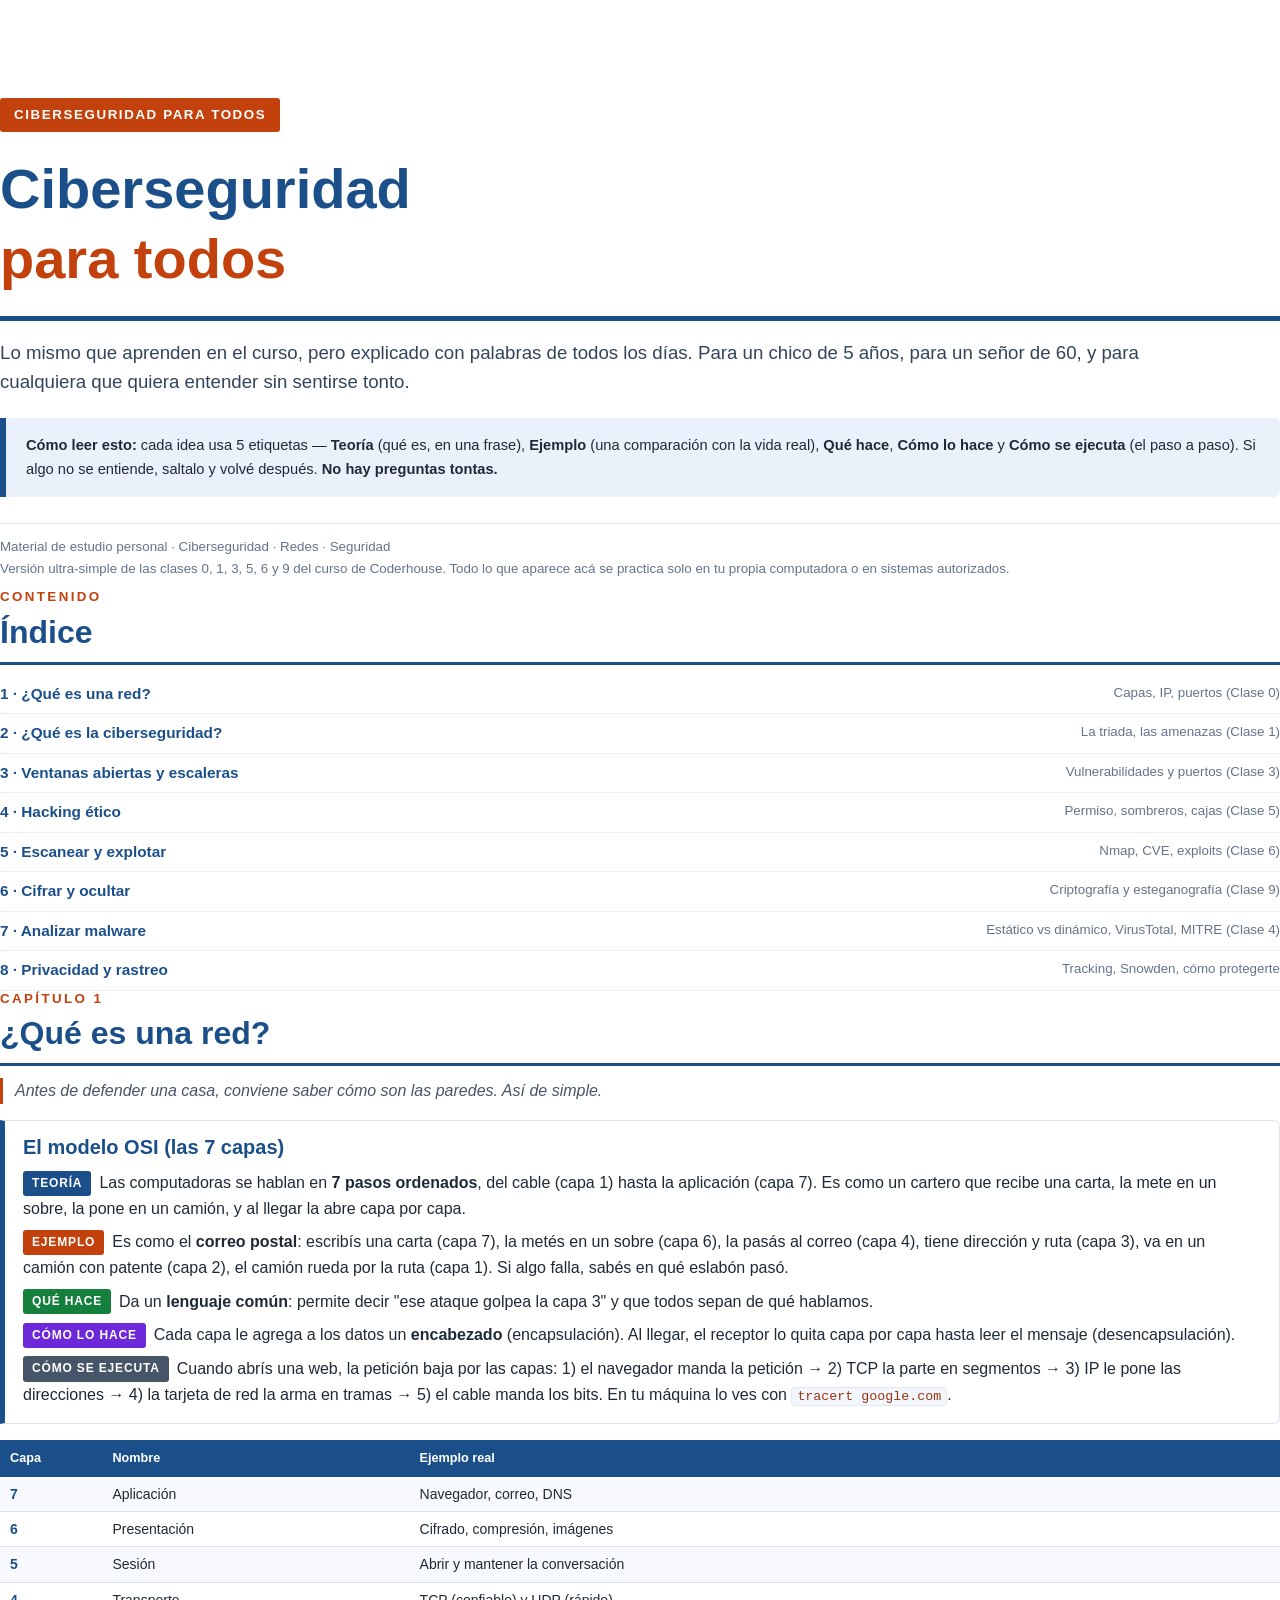
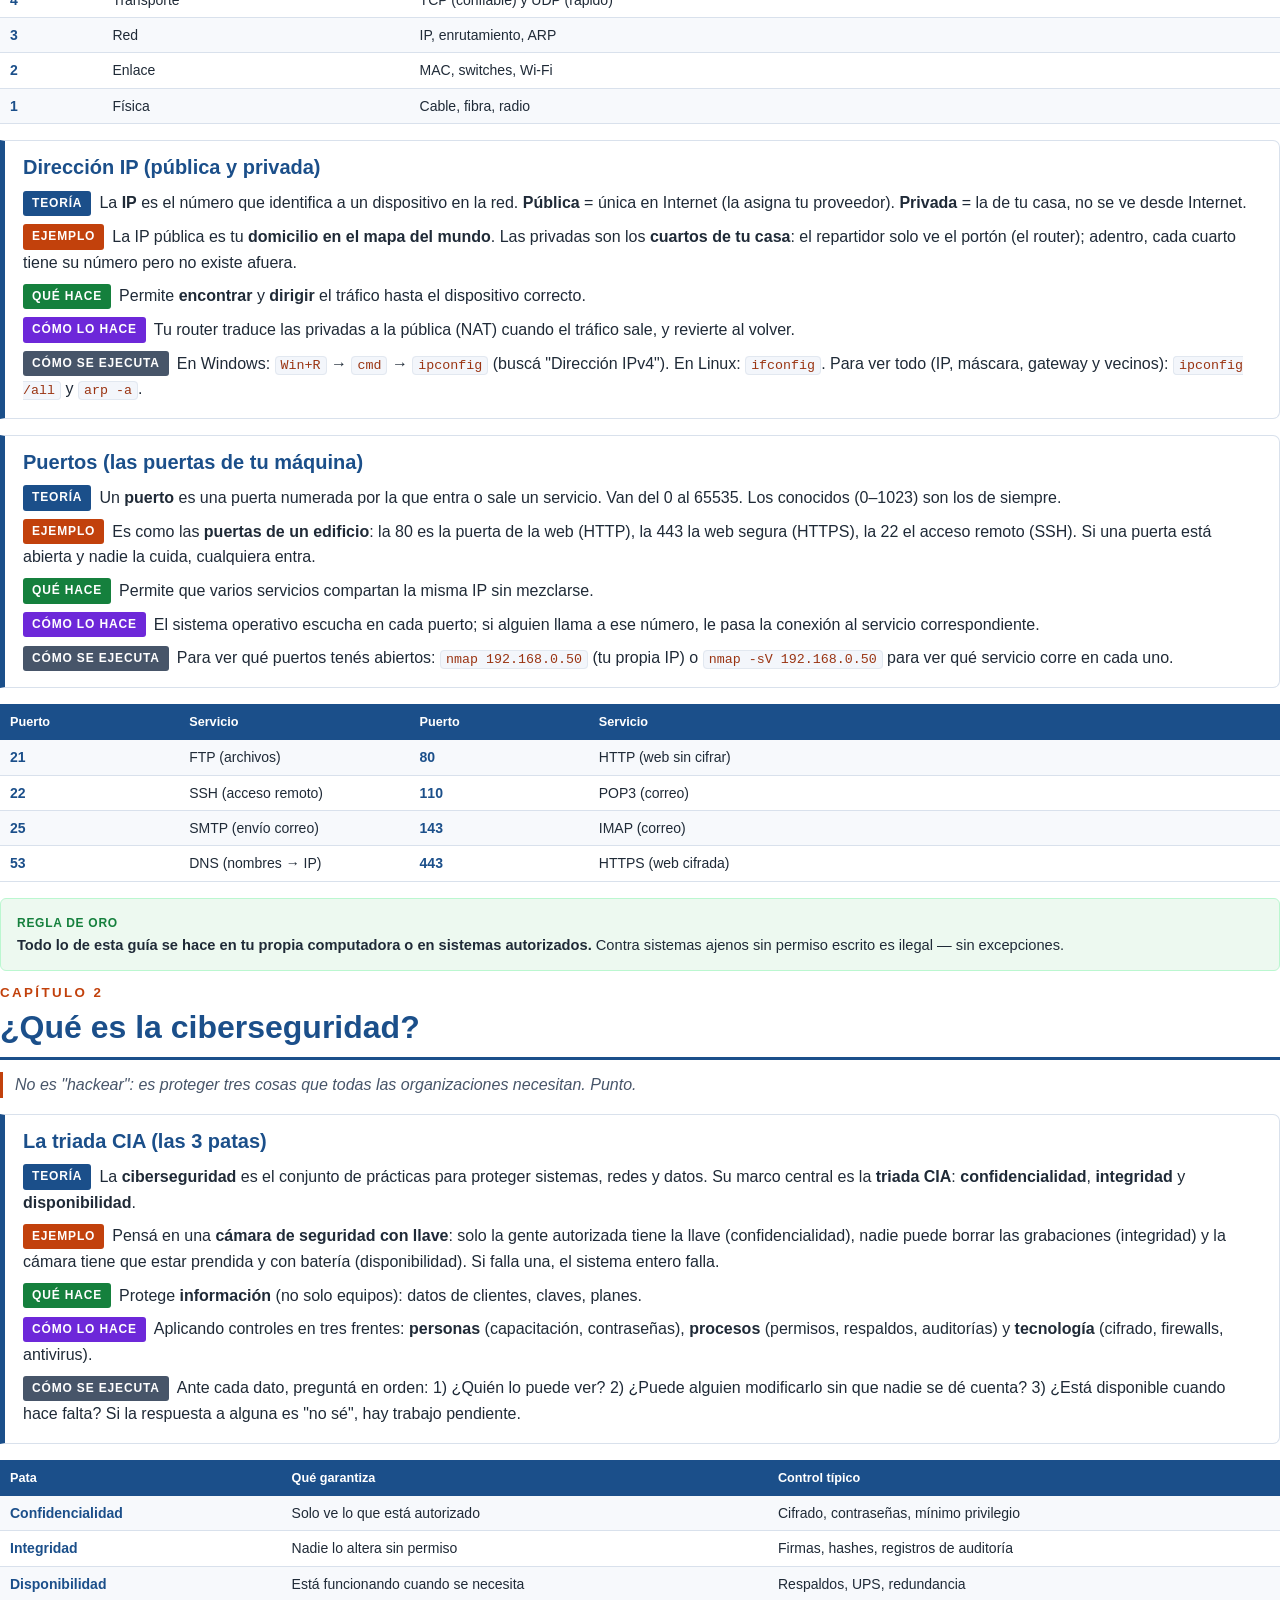
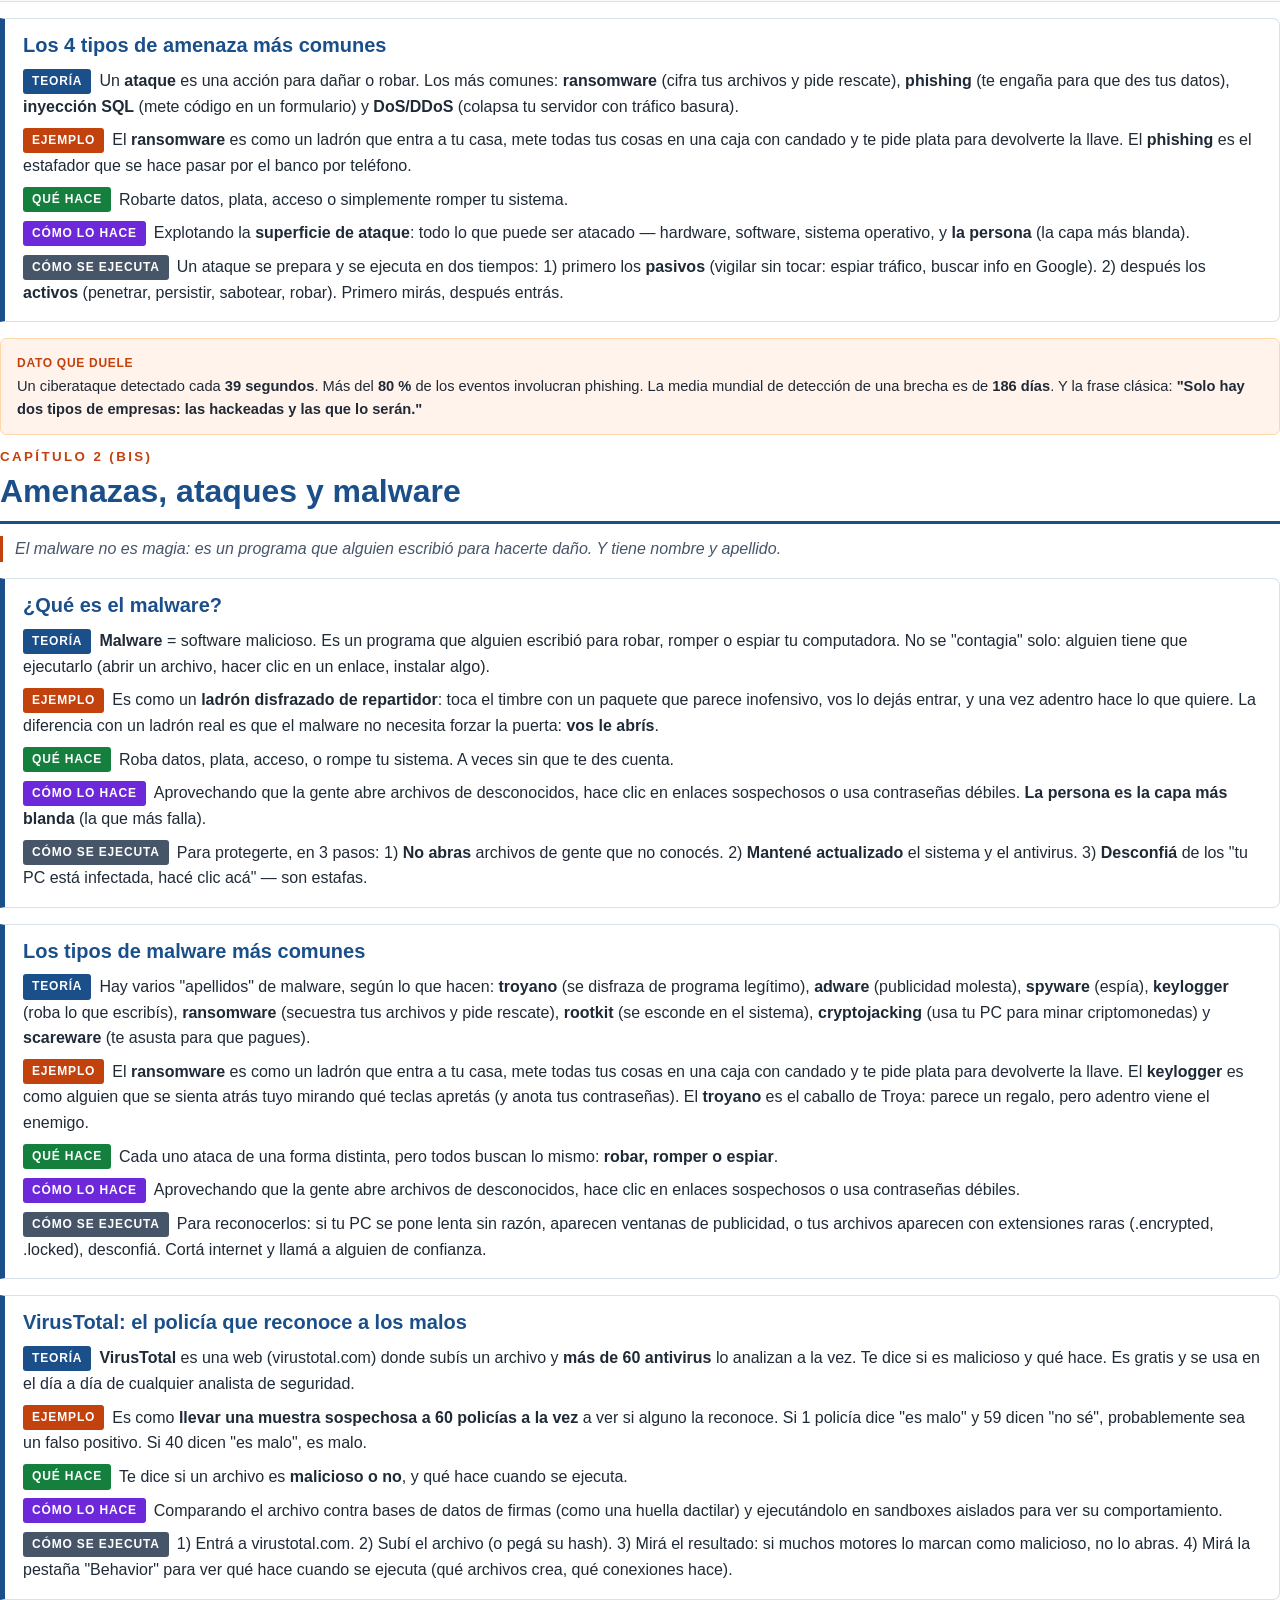
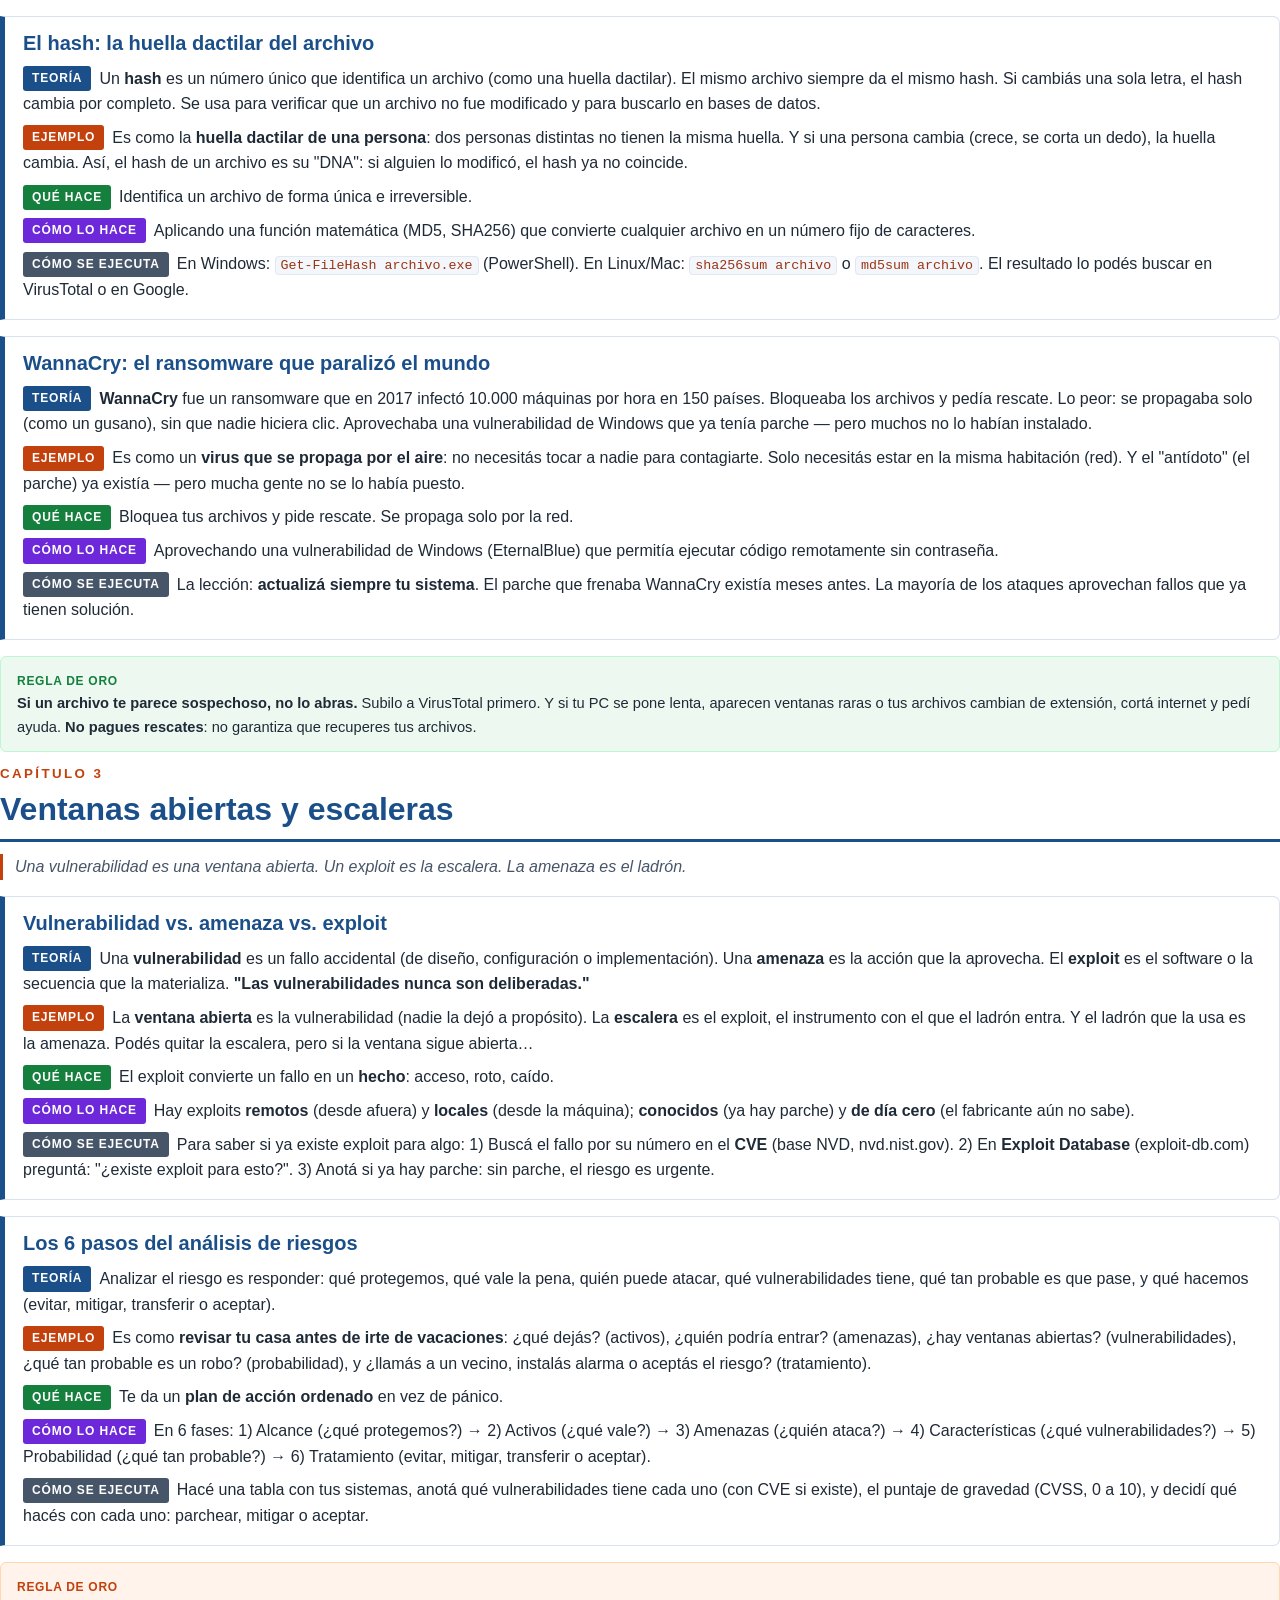
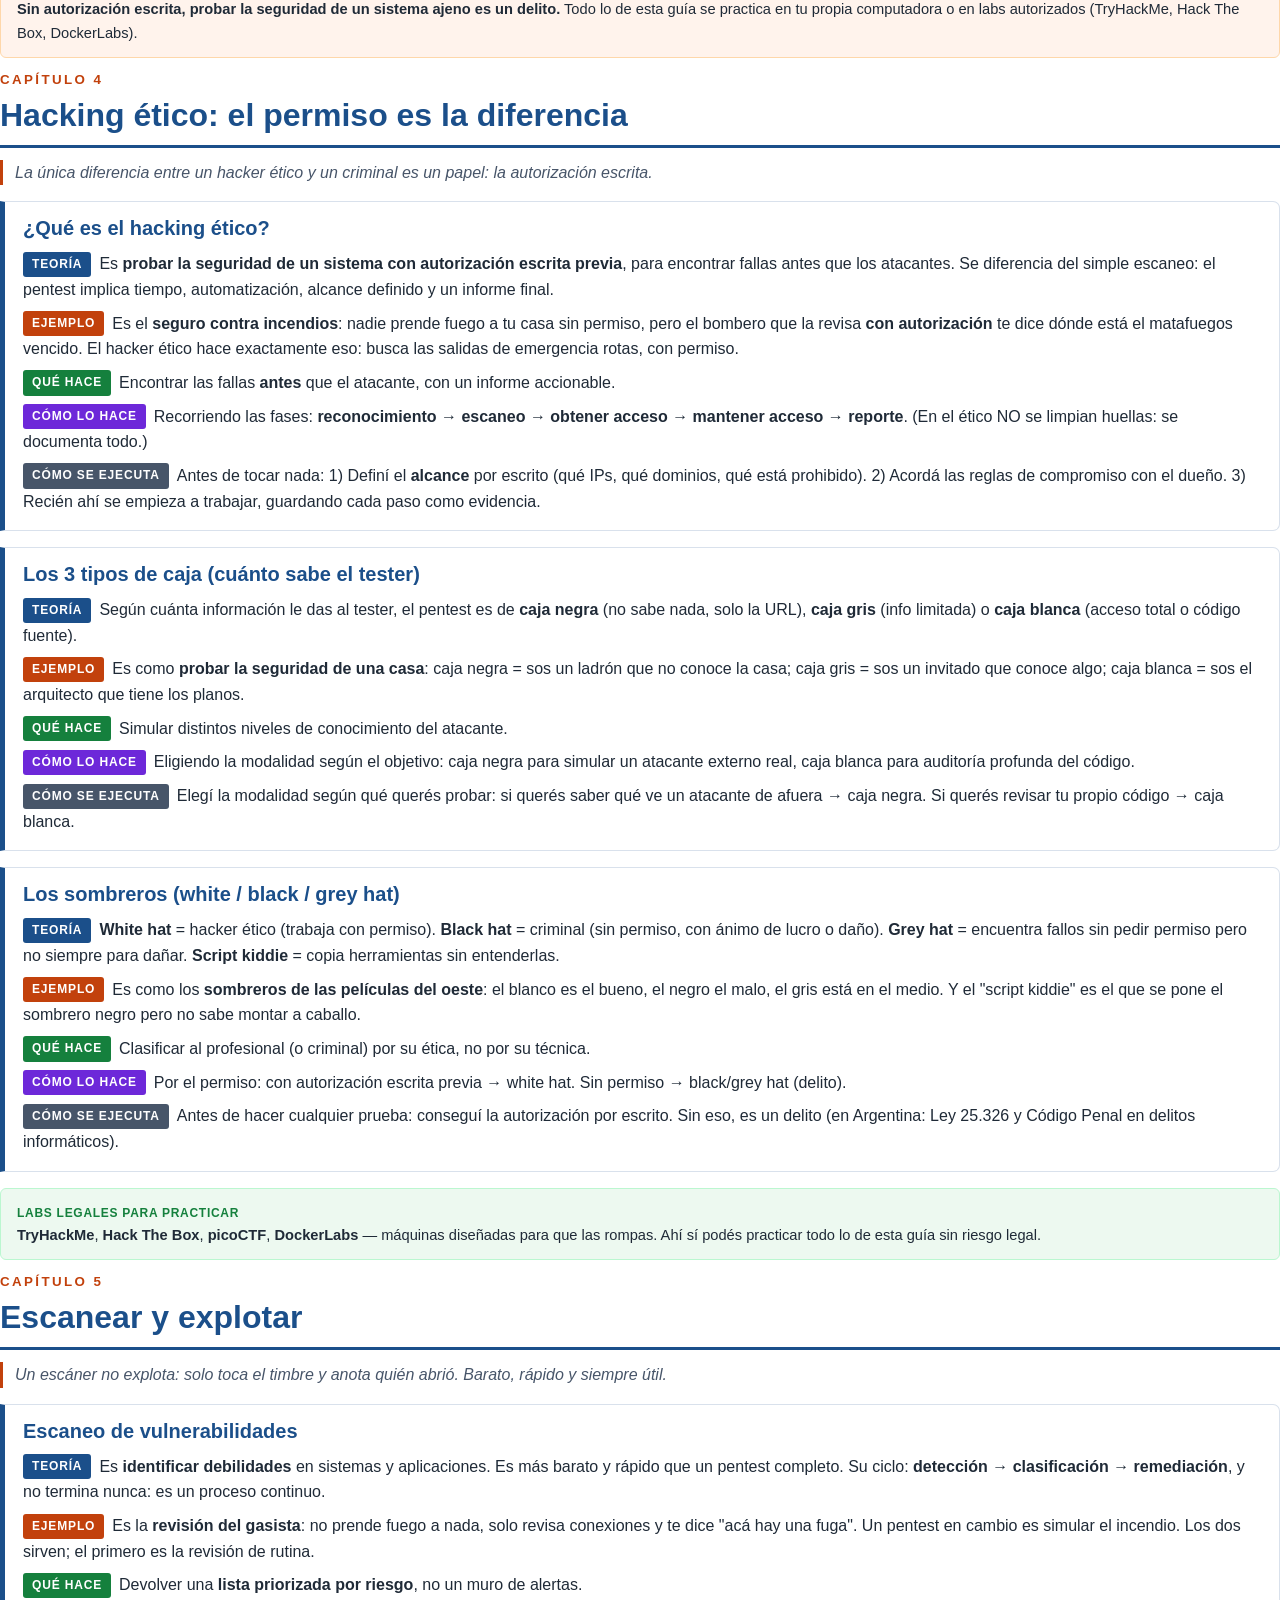
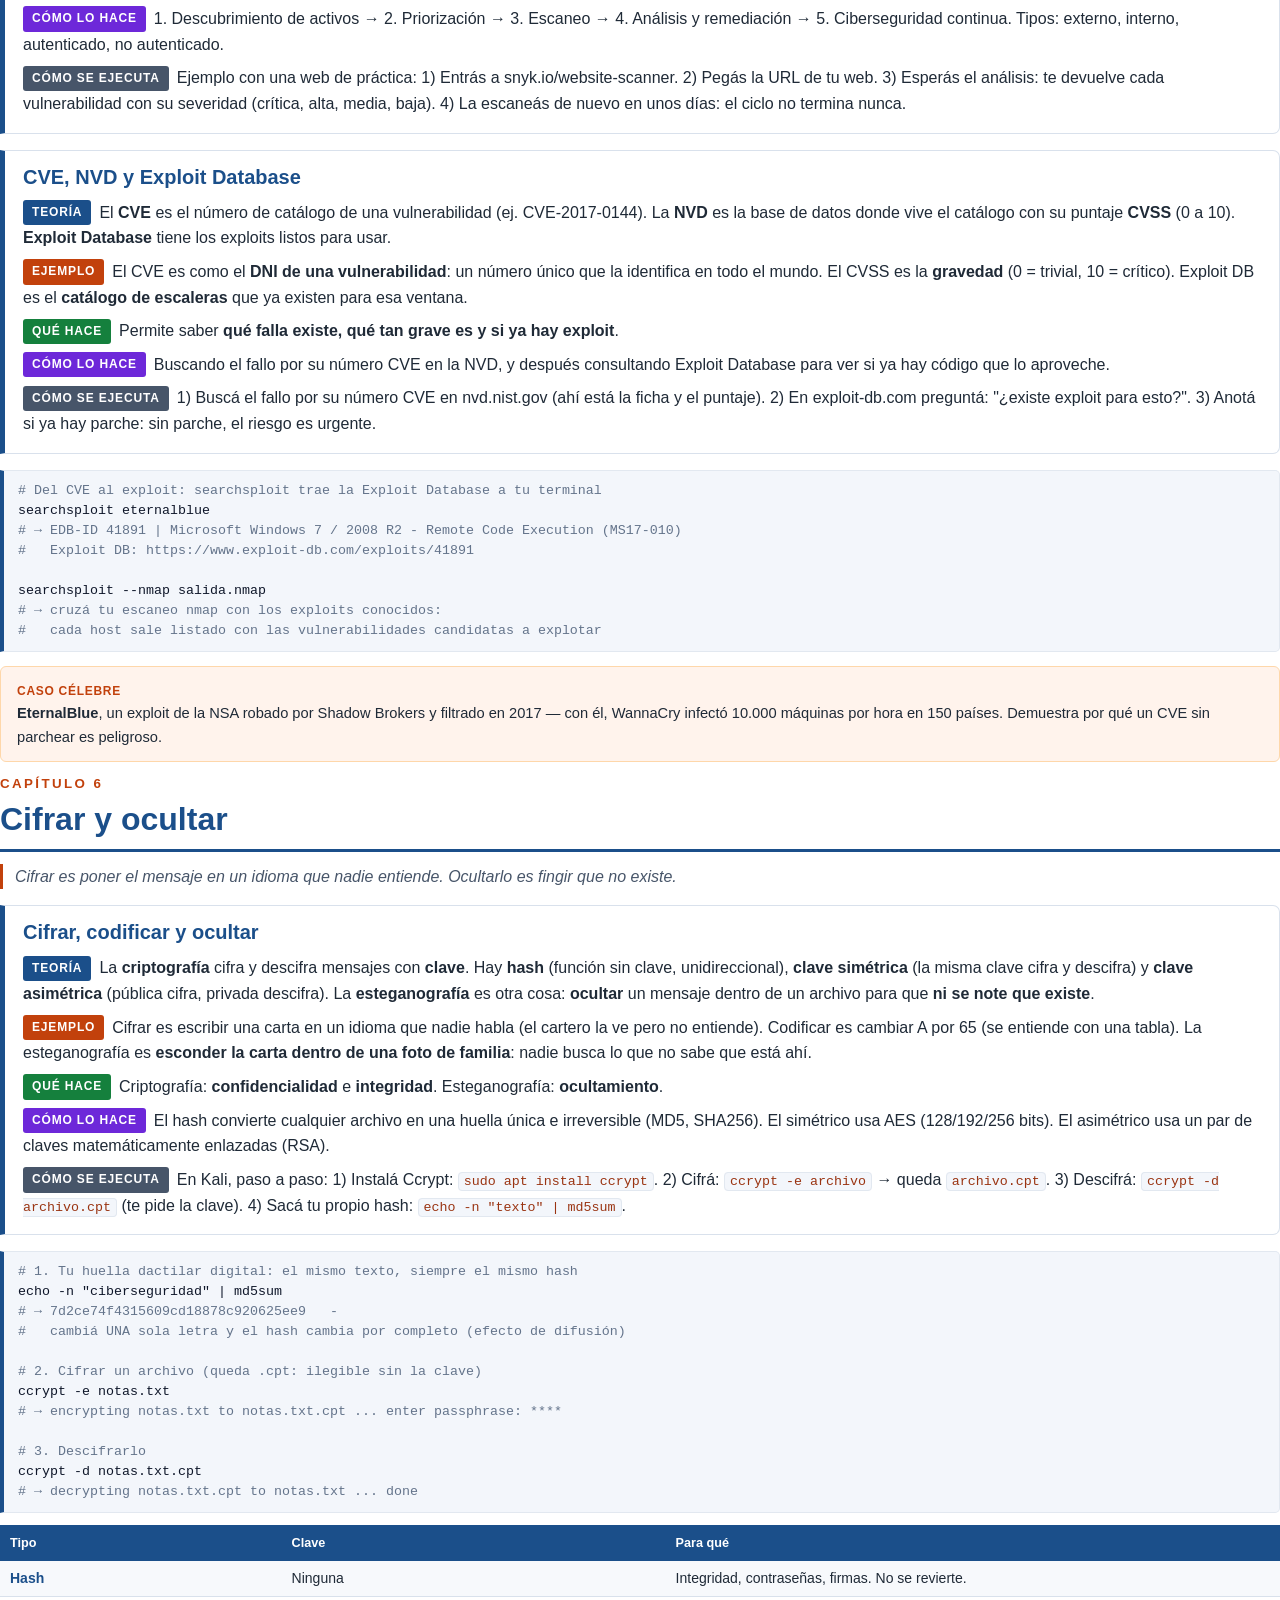
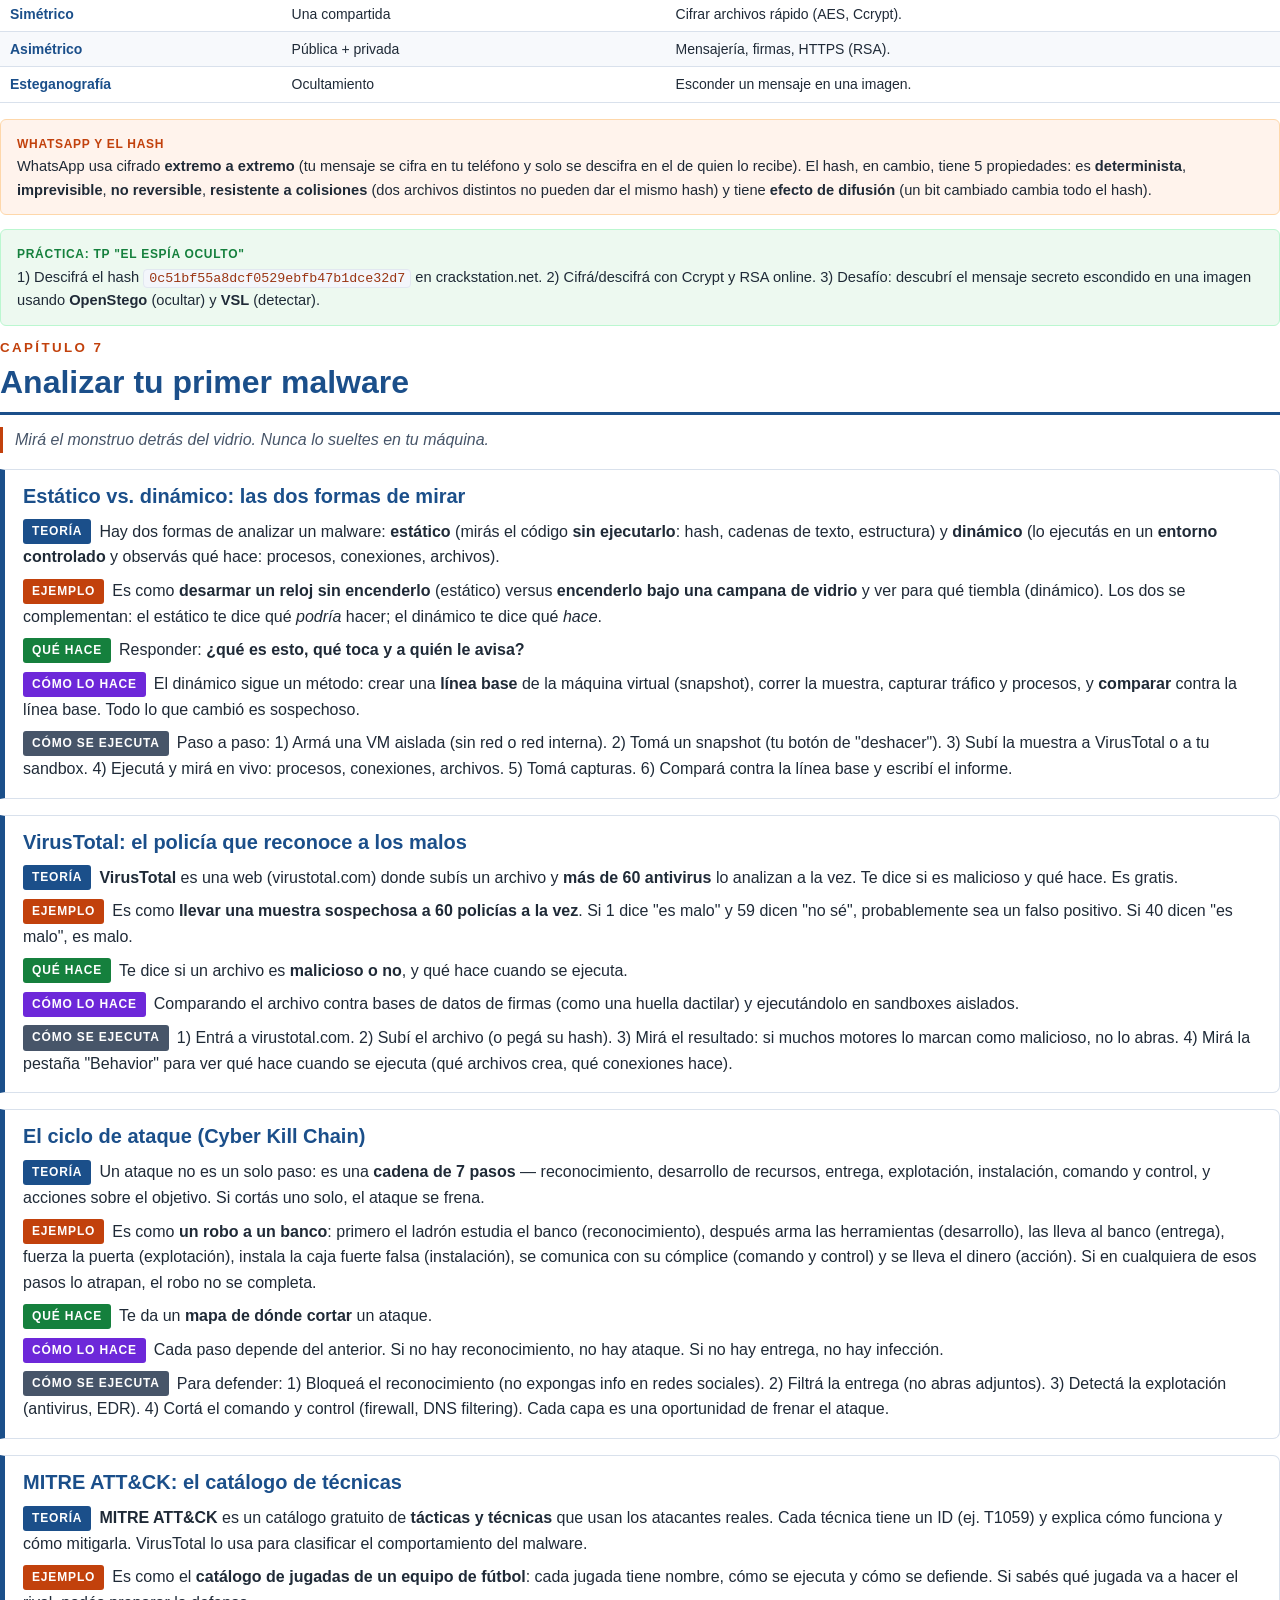
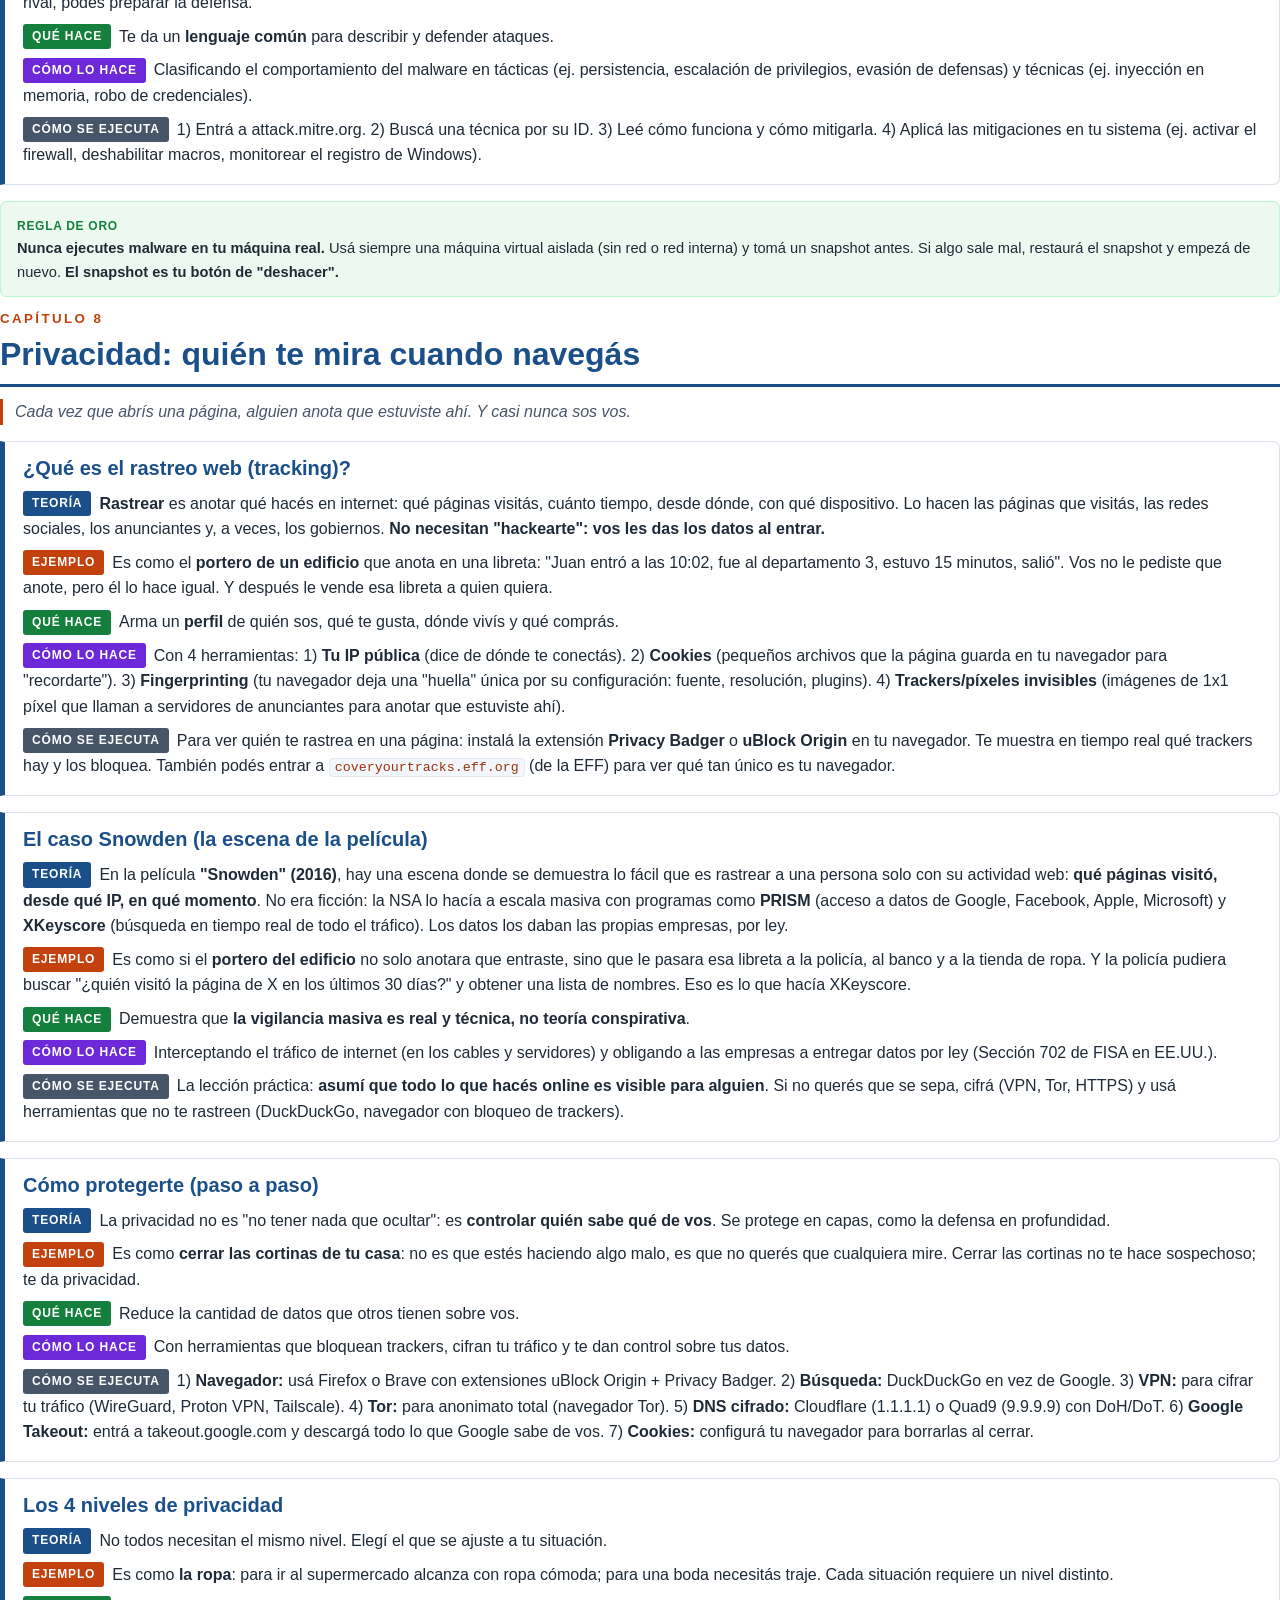
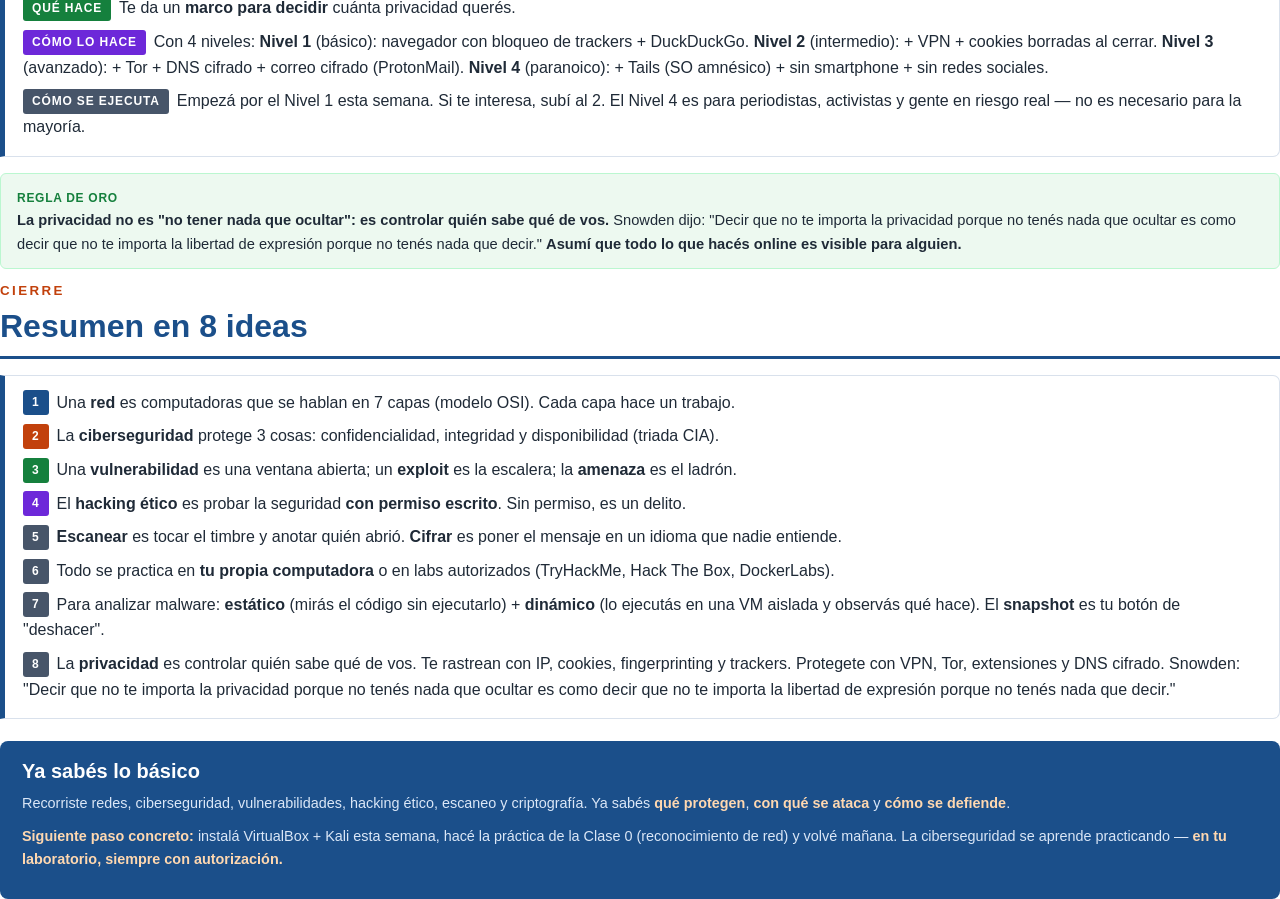
<file: 05-ciberseguridad-para-todos.html>
<!DOCTYPE html>
<html lang="es">
<head>
<meta charset="utf-8">
<title>Ciberseguridad para todos</title>
<style>
  @page { size: A4; margin: 17mm 16mm 16mm 16mm; }
  * { box-sizing: border-box; }
  html { -webkit-print-color-adjust: exact; print-color-adjust: exact; }
  body { font-family: "Segoe UI", Tahoma, sans-serif; font-size: 12pt; line-height: 1.6; color: #1f2a37; margin: 0; }
  :root { --azul:#1b4f8a; --azul-humo:#eaf1fa; --naranja:#c2410c; --naranja-humo:#fff3ec; --verde:#15803d; --verde-humo:#edf9f0; --morado:#6d28d9; --gris:#475569; --borde:#d9e1ec; }
  h1,h2,h3 { font-weight:700; color:var(--azul); line-height:1.25; margin:0; }
  p { margin:0 0 10px 0; }
  .portada { page-break-after:always; padding:26mm 0 0 0; }
  .portada .serie { display:inline-block; background:var(--naranja); color:#fff; font-size:10pt; font-weight:700; letter-spacing:.12em; text-transform:uppercase; padding:6px 14px; border-radius:3px; }
  .portada h1 { font-size:42pt; margin:22px 0 0 0; }
  .portada h1 span { color:var(--naranja); display:block; }
  .portada .regla { height:5px; background:var(--azul); width:100%; margin:22px 0 18px 0; }
  .portada .sub { font-size:14pt; color:#33445a; max-width:95%; line-height:1.55; margin:0 0 22px 0; }
  .portada .caja-que { background:var(--azul-humo); border-left:6px solid var(--azul); padding:16px 20px; border-radius:0 6px 6px 0; font-size:11pt; }
  .portada .meta { margin-top:26px; font-size:10pt; color:#64748b; border-top:1px solid var(--borde); padding-top:12px; }
  .bloque { background:#fff; border:1px solid var(--borde); border-left:5px solid var(--azul); border-radius:0 7px 7px 0; padding:14px 18px 8px 18px; margin:16px 0; page-break-inside:avoid; }
  .bloque > h3 { font-size:15pt; margin-bottom:10px; }
  .fila { margin:0 0 8px 0; }
  .lbl { display:inline-block; font-size:9pt; font-weight:700; letter-spacing:.07em; text-transform:uppercase; color:#fff; padding:3px 9px; border-radius:3px; margin-right:8px; vertical-align:1.5px; }
  .lbl.teoria  { background:var(--azul); }
  .lbl.ejemplo { background:var(--naranja); }
  .lbl.quehace { background:var(--verde); }
  .lbl.como    { background:var(--morado); }
  .lbl.ejecuta { background:var(--gris); }
  .cap { page-break-before:always; }
  .cap h2 { font-size:24pt; margin:0 0 4px 0; border-bottom:3px solid var(--azul); padding-bottom:10px; }
  .cap h2 .num { display:block; font-size:10pt; letter-spacing:.18em; text-transform:uppercase; color:var(--naranja); margin-bottom:6px; }
  .cap .promesa { font-size:12pt; color:#475569; font-style:italic; margin:12px 0 16px 0; border-left:3px solid var(--naranja); padding-left:12px; }
  h3.sub { font-size:14pt; margin:14px 0 6px 0; color:var(--azul); }
  .nota { background:var(--naranja-humo); border:1px solid #fed7aa; border-radius:6px; padding:12px 16px; margin:14px 0; page-break-inside:avoid; font-size:11pt; }
  .nota b.t { color:var(--naranja); text-transform:uppercase; letter-spacing:.06em; font-size:9pt; }
  .aviso { background:var(--verde-humo); border:1px solid #bbf7d0; border-radius:6px; padding:12px 16px; margin:14px 0; page-break-inside:avoid; font-size:11pt; }
  .aviso b.t { color:var(--verde); text-transform:uppercase; letter-spacing:.06em; font-size:9pt; }
  table { width:100%; border-collapse:collapse; margin:12px 0 16px 0; font-size:10.5pt; page-break-inside:avoid; }
  th { background:var(--azul); color:#fff; text-align:left; padding:8px 10px; font-weight:600; font-size:9.5pt; }
  td { border-bottom:1px solid var(--borde); padding:6px 10px; vertical-align:top; }
  tr:nth-child(even) td { background:#f7f9fc; }
  td b { color:var(--azul); }
  code { font-family:Consolas,monospace; font-size:10pt; background:#f3f6fb; border:1px solid #e2e8f0; border-radius:4px; padding:1px 5px; color:#9a3412; }
  pre { font-family:Consolas,monospace; font-size:10pt; line-height:1.5; background:#f3f6fb; border:1px solid #e2e8f0; border-left:4px solid var(--azul); border-radius:0 5px 5px 0; padding:10px 14px; margin:8px 0 12px 0; color:#0f172a; white-space:pre-wrap; page-break-inside:avoid; }
  pre .c { color:#64748b; } pre .k { color:var(--azul-vivo); font-weight:700; } pre .s { color:var(--verde); } pre .n { color:var(--naranja); }
  .cierre { background:var(--azul); color:#eaf1fa; padding:18px 22px; border-radius:8px; margin-top:22px; page-break-inside:avoid; }
  .cierre h3 { color:#fff; margin-bottom:8px; font-size:15pt; }
  .cierre p { color:#dbe7f7; font-size:10.8pt; }
  .cierre b { color:#ffd8b0; }
  .indice ul { list-style:none; padding:0; margin:10px 0 0 0; }
  .indice li { padding:7px 0; border-bottom:1px dotted var(--borde); font-size:11.5pt; display:flex; justify-content:space-between; }
  .indice li span.t { color:var(--azul); font-weight:600; }
  .indice li span.d { color:#64748b; font-size:10pt; }
</style>
</head>
<body>

<!-- ==================== PORTADA ==================== -->
<section class="portada">
  <div class="serie">Ciberseguridad para todos</div>
  <h1>Ciberseguridad <span>para todos</span></h1>
  <div class="regla"></div>
  <p class="sub">Lo mismo que aprenden en el curso, pero explicado con palabras de todos los días. Para un chico de 5 años, para un señor de 60, y para cualquiera que quiera entender sin sentirse tonto.</p>
  <div class="caja-que">
    <strong>Cómo leer esto:</strong> cada idea usa 5 etiquetas — <b>Teoría</b> (qué es, en una frase), <b>Ejemplo</b> (una comparación con la vida real), <b>Qué hace</b>, <b>Cómo lo hace</b> y <b>Cómo se ejecuta</b> (el paso a paso). Si algo no se entiende, saltalo y volvé después. <b>No hay preguntas tontas.</b>
  </div>
  <p class="meta">Material de estudio personal · Ciberseguridad · Redes · Seguridad<br>Versión ultra-simple de las clases 0, 1, 3, 5, 6 y 9 del curso de Coderhouse. Todo lo que aparece acá se practica solo en tu propia computadora o en sistemas autorizados.</p>
</section>

<!-- ==================== ÍNDICE ==================== -->
<section class="cap indice">
  <h2><span class="num">Contenido</span>Índice</h2>
  <ul>
    <li><span class="t">1 · ¿Qué es una red?</span><span class="d">Capas, IP, puertos (Clase 0)</span></li>
    <li><span class="t">2 · ¿Qué es la ciberseguridad?</span><span class="d">La triada, las amenazas (Clase 1)</span></li>
    <li><span class="t">3 · Ventanas abiertas y escaleras</span><span class="d">Vulnerabilidades y puertos (Clase 3)</span></li>
    <li><span class="t">4 · Hacking ético</span><span class="d">Permiso, sombreros, cajas (Clase 5)</span></li>
    <li><span class="t">5 · Escanear y explotar</span><span class="d">Nmap, CVE, exploits (Clase 6)</span></li>
    <li><span class="t">6 · Cifrar y ocultar</span><span class="d">Criptografía y esteganografía (Clase 9)</span></li>
    <li><span class="t">7 · Analizar malware</span><span class="d">Estático vs dinámico, VirusTotal, MITRE (Clase 4)</span></li>
    <li><span class="t">8 · Privacidad y rastreo</span><span class="d">Tracking, Snowden, cómo protegerte</span></li>
  </ul>
</section>

<!-- ==================== CAP 1: REDES ==================== -->
<section class="cap">
  <h2><span class="num">Capítulo 1</span>¿Qué es una red?</h2>
  <p class="promesa">Antes de defender una casa, conviene saber cómo son las paredes. Así de simple.</p>

  <div class="bloque">
    <h3>El modelo OSI (las 7 capas)</h3>
    <div class="fila"><span class="lbl teoria">Teoría</span>Las computadoras se hablan en <b>7 pasos ordenados</b>, del cable (capa 1) hasta la aplicación (capa 7). Es como un cartero que recibe una carta, la mete en un sobre, la pone en un camión, y al llegar la abre capa por capa.</div>
    <div class="fila"><span class="lbl ejemplo">Ejemplo</span>Es como el <b>correo postal</b>: escribís una carta (capa 7), la metés en un sobre (capa 6), la pasás al correo (capa 4), tiene dirección y ruta (capa 3), va en un camión con patente (capa 2), el camión rueda por la ruta (capa 1). Si algo falla, sabés en qué eslabón pasó.</div>
    <div class="fila"><span class="lbl quehace">Qué hace</span>Da un <b>lenguaje común</b>: permite decir "ese ataque golpea la capa 3" y que todos sepan de qué hablamos.</div>
    <div class="fila"><span class="lbl como">Cómo lo hace</span>Cada capa le agrega a los datos un <b>encabezado</b> (encapsulación). Al llegar, el receptor lo quita capa por capa hasta leer el mensaje (desencapsulación).</div>
    <div class="fila"><span class="lbl ejecuta">Cómo se ejecuta</span>Cuando abrís una web, la petición baja por las capas: 1) el navegador manda la petición → 2) TCP la parte en segmentos → 3) IP le pone las direcciones → 4) la tarjeta de red la arma en tramas → 5) el cable manda los bits. En tu máquina lo ves con <code>tracert google.com</code>.</div>
  </div>

  <table>
    <tr><th style="width:8%">Capa</th><th style="width:24%">Nombre</th><th>Ejemplo real</th></tr>
    <tr><td><b>7</b></td><td>Aplicación</td><td>Navegador, correo, DNS</td></tr>
    <tr><td><b>6</b></td><td>Presentación</td><td>Cifrado, compresión, imágenes</td></tr>
    <tr><td><b>5</b></td><td>Sesión</td><td>Abrir y mantener la conversación</td></tr>
    <tr><td><b>4</b></td><td>Transporte</td><td>TCP (confiable) y UDP (rápido)</td></tr>
    <tr><td><b>3</b></td><td>Red</td><td>IP, enrutamiento, ARP</td></tr>
    <tr><td><b>2</b></td><td>Enlace</td><td>MAC, switches, Wi-Fi</td></tr>
    <tr><td><b>1</b></td><td>Física</td><td>Cable, fibra, radio</td></tr>
  </table>

  <div class="bloque">
    <h3>Dirección IP (pública y privada)</h3>
    <div class="fila"><span class="lbl teoria">Teoría</span>La <b>IP</b> es el número que identifica a un dispositivo en la red. <b>Pública</b> = única en Internet (la asigna tu proveedor). <b>Privada</b> = la de tu casa, no se ve desde Internet.</div>
    <div class="fila"><span class="lbl ejemplo">Ejemplo</span>La IP pública es tu <b>domicilio en el mapa del mundo</b>. Las privadas son los <b>cuartos de tu casa</b>: el repartidor solo ve el portón (el router); adentro, cada cuarto tiene su número pero no existe afuera.</div>
    <div class="fila"><span class="lbl quehace">Qué hace</span>Permite <b>encontrar</b> y <b>dirigir</b> el tráfico hasta el dispositivo correcto.</div>
    <div class="fila"><span class="lbl como">Cómo lo hace</span>Tu router traduce las privadas a la pública (NAT) cuando el tráfico sale, y revierte al volver.</div>
    <div class="fila"><span class="lbl ejecuta">Cómo se ejecuta</span>En Windows: <code>Win+R</code> → <code>cmd</code> → <code>ipconfig</code> (buscá "Dirección IPv4"). En Linux: <code>ifconfig</code>. Para ver todo (IP, máscara, gateway y vecinos): <code>ipconfig /all</code> y <code>arp -a</code>.</div>
  </div>

  <div class="bloque">
    <h3>Puertos (las puertas de tu máquina)</h3>
    <div class="fila"><span class="lbl teoria">Teoría</span>Un <b>puerto</b> es una puerta numerada por la que entra o sale un servicio. Van del 0 al 65535. Los conocidos (0–1023) son los de siempre.</div>
    <div class="fila"><span class="lbl ejemplo">Ejemplo</span>Es como las <b>puertas de un edificio</b>: la 80 es la puerta de la web (HTTP), la 443 la web segura (HTTPS), la 22 el acceso remoto (SSH). Si una puerta está abierta y nadie la cuida, cualquiera entra.</div>
    <div class="fila"><span class="lbl quehace">Qué hace</span>Permite que varios servicios compartan la misma IP sin mezclarse.</div>
    <div class="fila"><span class="lbl como">Cómo lo hace</span>El sistema operativo escucha en cada puerto; si alguien llama a ese número, le pasa la conexión al servicio correspondiente.</div>
    <div class="fila"><span class="lbl ejecuta">Cómo se ejecuta</span>Para ver qué puertos tenés abiertos: <code>nmap 192.168.0.50</code> (tu propia IP) o <code>nmap -sV 192.168.0.50</code> para ver qué servicio corre en cada uno.</div>
  </div>

  <table>
    <tr><th style="width:14%">Puerto</th><th style="width:18%">Servicio</th><th style="width:14%">Puerto</th><th>Servicio</th></tr>
    <tr><td><b>21</b></td><td>FTP (archivos)</td><td><b>80</b></td><td>HTTP (web sin cifrar)</td></tr>
    <tr><td><b>22</b></td><td>SSH (acceso remoto)</td><td><b>110</b></td><td>POP3 (correo)</td></tr>
    <tr><td><b>25</b></td><td>SMTP (envío correo)</td><td><b>143</b></td><td>IMAP (correo)</td></tr>
    <tr><td><b>53</b></td><td>DNS (nombres → IP)</td><td><b>443</b></td><td>HTTPS (web cifrada)</td></tr>
  </table>

  <div class="aviso">
    <span class="b t" style="color:#15803d;font-weight:700;text-transform:uppercase;letter-spacing:.06em;font-size:9pt;">Regla de oro</span><br>
    <b>Todo lo de esta guía se hace en tu propia computadora o en sistemas autorizados.</b> Contra sistemas ajenos sin permiso escrito es ilegal — sin excepciones.
  </div>
</section>

<!-- ==================== CAP 2: CIBERSEGURIDAD ==================== -->
<section class="cap">
  <h2><span class="num">Capítulo 2</span>¿Qué es la ciberseguridad?</h2>
  <p class="promesa">No es "hackear": es proteger tres cosas que todas las organizaciones necesitan. Punto.</p>

  <div class="bloque">
    <h3>La triada CIA (las 3 patas)</h3>
    <div class="fila"><span class="lbl teoria">Teoría</span>La <b>ciberseguridad</b> es el conjunto de prácticas para proteger sistemas, redes y datos. Su marco central es la <b>triada CIA</b>: <b>confidencialidad</b>, <b>integridad</b> y <b>disponibilidad</b>.</div>
    <div class="fila"><span class="lbl ejemplo">Ejemplo</span>Pensá en una <b>cámara de seguridad con llave</b>: solo la gente autorizada tiene la llave (confidencialidad), nadie puede borrar las grabaciones (integridad) y la cámara tiene que estar prendida y con batería (disponibilidad). Si falla una, el sistema entero falla.</div>
    <div class="fila"><span class="lbl quehace">Qué hace</span>Protege <b>información</b> (no solo equipos): datos de clientes, claves, planes.</div>
    <div class="fila"><span class="lbl como">Cómo lo hace</span>Aplicando controles en tres frentes: <b>personas</b> (capacitación, contraseñas), <b>procesos</b> (permisos, respaldos, auditorías) y <b>tecnología</b> (cifrado, firewalls, antivirus).</div>
    <div class="fila"><span class="lbl ejecuta">Cómo se ejecuta</span>Ante cada dato, preguntá en orden: 1) ¿Quién lo puede ver? 2) ¿Puede alguien modificarlo sin que nadie se dé cuenta? 3) ¿Está disponible cuando hace falta? Si la respuesta a alguna es "no sé", hay trabajo pendiente.</div>
  </div>

  <table>
    <tr><th style="width:22%">Pata</th><th style="width:38%">Qué garantiza</th><th>Control típico</th></tr>
    <tr><td><b>Confidencialidad</b></td><td>Solo ve lo que está autorizado</td><td>Cifrado, contraseñas, mínimo privilegio</td></tr>
    <tr><td><b>Integridad</b></td><td>Nadie lo altera sin permiso</td><td>Firmas, hashes, registros de auditoría</td></tr>
    <tr><td><b>Disponibilidad</b></td><td>Está funcionando cuando se necesita</td><td>Respaldos, UPS, redundancia</td></tr>
  </table>

  <div class="bloque">
    <h3>Los 4 tipos de amenaza más comunes</h3>
    <div class="fila"><span class="lbl teoria">Teoría</span>Un <b>ataque</b> es una acción para dañar o robar. Los más comunes: <b>ransomware</b> (cifra tus archivos y pide rescate), <b>phishing</b> (te engaña para que des tus datos), <b>inyección SQL</b> (mete código en un formulario) y <b>DoS/DDoS</b> (colapsa tu servidor con tráfico basura).</div>
    <div class="fila"><span class="lbl ejemplo">Ejemplo</span>El <b>ransomware</b> es como un ladrón que entra a tu casa, mete todas tus cosas en una caja con candado y te pide plata para devolverte la llave. El <b>phishing</b> es el estafador que se hace pasar por el banco por teléfono.</div>
    <div class="fila"><span class="lbl quehace">Qué hace</span>Robarte datos, plata, acceso o simplemente romper tu sistema.</div>
    <div class="fila"><span class="lbl como">Cómo lo hace</span>Explotando la <b>superficie de ataque</b>: todo lo que puede ser atacado — hardware, software, sistema operativo, y <b>la persona</b> (la capa más blanda).</div>
    <div class="fila"><span class="lbl ejecuta">Cómo se ejecuta</span>Un ataque se prepara y se ejecuta en dos tiempos: 1) primero los <b>pasivos</b> (vigilar sin tocar: espiar tráfico, buscar info en Google). 2) después los <b>activos</b> (penetrar, persistir, sabotear, robar). Primero mirás, después entrás.</div>
  </div>

  <div class="nota">
    <span class="b t" style="color:#c2410c;font-weight:700;text-transform:uppercase;letter-spacing:.06em;font-size:9pt;">Dato que duele</span><br>
    Un ciberataque detectado cada <b>39 segundos</b>. Más del <b>80 %</b> de los eventos involucran phishing. La media mundial de detección de una brecha es de <b>186 días</b>. Y la frase clásica: <b>"Solo hay dos tipos de empresas: las hackeadas y las que lo serán."</b>
  </div>
</section>

<!-- ==================== CAP 2b: AMENAZAS Y MALWARE ==================== -->
<section class="cap">
  <h2><span class="num">Capítulo 2 (bis)</span>Amenazas, ataques y malware</h2>
  <p class="promesa">El malware no es magia: es un programa que alguien escribió para hacerte daño. Y tiene nombre y apellido.</p>

  <div class="bloque">
    <h3>¿Qué es el malware?</h3>
    <div class="fila"><span class="lbl teoria">Teoría</span><b>Malware</b> = software malicioso. Es un programa que alguien escribió para robar, romper o espiar tu computadora. No se "contagia" solo: alguien tiene que ejecutarlo (abrir un archivo, hacer clic en un enlace, instalar algo).</div>
    <div class="fila"><span class="lbl ejemplo">Ejemplo</span>Es como un <b>ladrón disfrazado de repartidor</b>: toca el timbre con un paquete que parece inofensivo, vos lo dejás entrar, y una vez adentro hace lo que quiere. La diferencia con un ladrón real es que el malware no necesita forzar la puerta: <b>vos le abrís</b>.</div>
    <div class="fila"><span class="lbl quehace">Qué hace</span>Roba datos, plata, acceso, o rompe tu sistema. A veces sin que te des cuenta.</div>
    <div class="fila"><span class="lbl como">Cómo lo hace</span>Aprovechando que la gente abre archivos de desconocidos, hace clic en enlaces sospechosos o usa contraseñas débiles. <b>La persona es la capa más blanda</b> (la que más falla).</div>
    <div class="fila"><span class="lbl ejecuta">Cómo se ejecuta</span>Para protegerte, en 3 pasos: 1) <b>No abras</b> archivos de gente que no conocés. 2) <b>Mantené actualizado</b> el sistema y el antivirus. 3) <b>Desconfiá</b> de los "tu PC está infectada, hacé clic acá" — son estafas.</div>
  </div>

  <div class="bloque">
    <h3>Los tipos de malware más comunes</h3>
    <div class="fila"><span class="lbl teoria">Teoría</span>Hay varios "apellidos" de malware, según lo que hacen: <b>troyano</b> (se disfraza de programa legítimo), <b>adware</b> (publicidad molesta), <b>spyware</b> (espía), <b>keylogger</b> (roba lo que escribís), <b>ransomware</b> (secuestra tus archivos y pide rescate), <b>rootkit</b> (se esconde en el sistema), <b>cryptojacking</b> (usa tu PC para minar criptomonedas) y <b>scareware</b> (te asusta para que pagues).</div>
    <div class="fila"><span class="lbl ejemplo">Ejemplo</span>El <b>ransomware</b> es como un ladrón que entra a tu casa, mete todas tus cosas en una caja con candado y te pide plata para devolverte la llave. El <b>keylogger</b> es como alguien que se sienta atrás tuyo mirando qué teclas apretás (y anota tus contraseñas). El <b>troyano</b> es el caballo de Troya: parece un regalo, pero adentro viene el enemigo.</div>
    <div class="fila"><span class="lbl quehace">Qué hace</span>Cada uno ataca de una forma distinta, pero todos buscan lo mismo: <b>robar, romper o espiar</b>.</div>
    <div class="fila"><span class="lbl como">Cómo lo hace</span>Aprovechando que la gente abre archivos de desconocidos, hace clic en enlaces sospechosos o usa contraseñas débiles.</div>
    <div class="fila"><span class="lbl ejecuta">Cómo se ejecuta</span>Para reconocerlos: si tu PC se pone lenta sin razón, aparecen ventanas de publicidad, o tus archivos aparecen con extensiones raras (.encrypted, .locked), desconfiá. Cortá internet y llamá a alguien de confianza.</div>
  </div>

  <div class="bloque">
    <h3>VirusTotal: el policía que reconoce a los malos</h3>
    <div class="fila"><span class="lbl teoria">Teoría</span><b>VirusTotal</b> es una web (virustotal.com) donde subís un archivo y <b>más de 60 antivirus</b> lo analizan a la vez. Te dice si es malicioso y qué hace. Es gratis y se usa en el día a día de cualquier analista de seguridad.</div>
    <div class="fila"><span class="lbl ejemplo">Ejemplo</span>Es como <b>llevar una muestra sospechosa a 60 policías a la vez</b> a ver si alguno la reconoce. Si 1 policía dice "es malo" y 59 dicen "no sé", probablemente sea un falso positivo. Si 40 dicen "es malo", es malo.</div>
    <div class="fila"><span class="lbl quehace">Qué hace</span>Te dice si un archivo es <b>malicioso o no</b>, y qué hace cuando se ejecuta.</div>
    <div class="fila"><span class="lbl como">Cómo lo hace</span>Comparando el archivo contra bases de datos de firmas (como una huella dactilar) y ejecutándolo en sandboxes aislados para ver su comportamiento.</div>
    <div class="fila"><span class="lbl ejecuta">Cómo se ejecuta</span>1) Entrá a virustotal.com. 2) Subí el archivo (o pegá su hash). 3) Mirá el resultado: si muchos motores lo marcan como malicioso, no lo abras. 4) Mirá la pestaña "Behavior" para ver qué hace cuando se ejecuta (qué archivos crea, qué conexiones hace).</div>
  </div>

  <div class="bloque">
    <h3>El hash: la huella dactilar del archivo</h3>
    <div class="fila"><span class="lbl teoria">Teoría</span>Un <b>hash</b> es un número único que identifica un archivo (como una huella dactilar). El mismo archivo siempre da el mismo hash. Si cambiás una sola letra, el hash cambia por completo. Se usa para verificar que un archivo no fue modificado y para buscarlo en bases de datos.</div>
    <div class="fila"><span class="lbl ejemplo">Ejemplo</span>Es como la <b>huella dactilar de una persona</b>: dos personas distintas no tienen la misma huella. Y si una persona cambia (crece, se corta un dedo), la huella cambia. Así, el hash de un archivo es su "DNA": si alguien lo modificó, el hash ya no coincide.</div>
    <div class="fila"><span class="lbl quehace">Qué hace</span>Identifica un archivo de forma única e irreversible.</div>
    <div class="fila"><span class="lbl como">Cómo lo hace</span>Aplicando una función matemática (MD5, SHA256) que convierte cualquier archivo en un número fijo de caracteres.</div>
    <div class="fila"><span class="lbl ejecuta">Cómo se ejecuta</span>En Windows: <code>Get-FileHash archivo.exe</code> (PowerShell). En Linux/Mac: <code>sha256sum archivo</code> o <code>md5sum archivo</code>. El resultado lo podés buscar en VirusTotal o en Google.</div>
  </div>

  <div class="bloque">
    <h3>WannaCry: el ransomware que paralizó el mundo</h3>
    <div class="fila"><span class="lbl teoria">Teoría</span><b>WannaCry</b> fue un ransomware que en 2017 infectó 10.000 máquinas por hora en 150 países. Bloqueaba los archivos y pedía rescate. Lo peor: se propagaba solo (como un gusano), sin que nadie hiciera clic. Aprovechaba una vulnerabilidad de Windows que ya tenía parche — pero muchos no lo habían instalado.</div>
    <div class="fila"><span class="lbl ejemplo">Ejemplo</span>Es como un <b>virus que se propaga por el aire</b>: no necesitás tocar a nadie para contagiarte. Solo necesitás estar en la misma habitación (red). Y el "antídoto" (el parche) ya existía — pero mucha gente no se lo había puesto.</div>
    <div class="fila"><span class="lbl quehace">Qué hace</span>Bloquea tus archivos y pide rescate. Se propaga solo por la red.</div>
    <div class="fila"><span class="lbl como">Cómo lo hace</span>Aprovechando una vulnerabilidad de Windows (EternalBlue) que permitía ejecutar código remotamente sin contraseña.</div>
    <div class="fila"><span class="lbl ejecuta">Cómo se ejecuta</span>La lección: <b>actualizá siempre tu sistema</b>. El parche que frenaba WannaCry existía meses antes. La mayoría de los ataques aprovechan fallos que ya tienen solución.</div>
  </div>

  <div class="aviso">
    <span class="b t" style="color:#15803d;font-weight:700;text-transform:uppercase;letter-spacing:.06em;font-size:9pt;">Regla de oro</span><br>
    <b>Si un archivo te parece sospechoso, no lo abras.</b> Subilo a VirusTotal primero. Y si tu PC se pone lenta, aparecen ventanas raras o tus archivos cambian de extensión, cortá internet y pedí ayuda. <b>No pagues rescates</b>: no garantiza que recuperes tus archivos.
  </div>

<!-- ==================== CAP 3: VULNERABILIDADES ==================== -->
<section class="cap">
  <h2><span class="num">Capítulo 3</span>Ventanas abiertas y escaleras</h2>
  <p class="promesa">Una vulnerabilidad es una ventana abierta. Un exploit es la escalera. La amenaza es el ladrón.</p>

  <div class="bloque">
    <h3>Vulnerabilidad vs. amenaza vs. exploit</h3>
    <div class="fila"><span class="lbl teoria">Teoría</span>Una <b>vulnerabilidad</b> es un fallo accidental (de diseño, configuración o implementación). Una <b>amenaza</b> es la acción que la aprovecha. El <b>exploit</b> es el software o la secuencia que la materializa. <b>"Las vulnerabilidades nunca son deliberadas."</b></div>
    <div class="fila"><span class="lbl ejemplo">Ejemplo</span>La <b>ventana abierta</b> es la vulnerabilidad (nadie la dejó a propósito). La <b>escalera</b> es el exploit, el instrumento con el que el ladrón entra. Y el ladrón que la usa es la amenaza. Podés quitar la escalera, pero si la ventana sigue abierta…</div>
    <div class="fila"><span class="lbl quehace">Qué hace</span>El exploit convierte un fallo en un <b>hecho</b>: acceso, roto, caído.</div>
    <div class="fila"><span class="lbl como">Cómo lo hace</span>Hay exploits <b>remotos</b> (desde afuera) y <b>locales</b> (desde la máquina); <b>conocidos</b> (ya hay parche) y <b>de día cero</b> (el fabricante aún no sabe).</div>
    <div class="fila"><span class="lbl ejecuta">Cómo se ejecuta</span>Para saber si ya existe exploit para algo: 1) Buscá el fallo por su número en el <b>CVE</b> (base NVD, nvd.nist.gov). 2) En <b>Exploit Database</b> (exploit-db.com) preguntá: "¿existe exploit para esto?". 3) Anotá si ya hay parche: sin parche, el riesgo es urgente.</div>
  </div>

  <div class="bloque">
    <h3>Los 6 pasos del análisis de riesgos</h3>
    <div class="fila"><span class="lbl teoria">Teoría</span>Analizar el riesgo es responder: qué protegemos, qué vale la pena, quién puede atacar, qué vulnerabilidades tiene, qué tan probable es que pase, y qué hacemos (evitar, mitigar, transferir o aceptar).</div>
    <div class="fila"><span class="lbl ejemplo">Ejemplo</span>Es como <b>revisar tu casa antes de irte de vacaciones</b>: ¿qué dejás? (activos), ¿quién podría entrar? (amenazas), ¿hay ventanas abiertas? (vulnerabilidades), ¿qué tan probable es un robo? (probabilidad), y ¿llamás a un vecino, instalás alarma o aceptás el riesgo? (tratamiento).</div>
    <div class="fila"><span class="lbl quehace">Qué hace</span>Te da un <b>plan de acción ordenado</b> en vez de pánico.</div>
    <div class="fila"><span class="lbl como">Cómo lo hace</span>En 6 fases: 1) Alcance (¿qué protegemos?) → 2) Activos (¿qué vale?) → 3) Amenazas (¿quién ataca?) → 4) Características (¿qué vulnerabilidades?) → 5) Probabilidad (¿qué tan probable?) → 6) Tratamiento (evitar, mitigar, transferir o aceptar).</div>
    <div class="fila"><span class="lbl ejecuta">Cómo se ejecuta</span>Hacé una tabla con tus sistemas, anotá qué vulnerabilidades tiene cada uno (con CVE si existe), el puntaje de gravedad (CVSS, 0 a 10), y decidí qué hacés con cada uno: parchear, mitigar o aceptar.</div>
  </div>

  <div class="nota">
    <span class="b t" style="color:#c2410c;font-weight:700;text-transform:uppercase;letter-spacing:.06em;font-size:9pt;">Regla de oro</span><br>
    <b>Sin autorización escrita, probar la seguridad de un sistema ajeno es un delito.</b> Todo lo de esta guía se practica en tu propia computadora o en labs autorizados (TryHackMe, Hack The Box, DockerLabs).
  </div>
</section>

<!-- ==================== CAP 4: HACKING ÉTICO ==================== -->
<section class="cap">
  <h2><span class="num">Capítulo 4</span>Hacking ético: el permiso es la diferencia</h2>
  <p class="promesa">La única diferencia entre un hacker ético y un criminal es un papel: la autorización escrita.</p>

  <div class="bloque">
    <h3>¿Qué es el hacking ético?</h3>
    <div class="fila"><span class="lbl teoria">Teoría</span>Es <b>probar la seguridad de un sistema con autorización escrita previa</b>, para encontrar fallas antes que los atacantes. Se diferencia del simple escaneo: el pentest implica tiempo, automatización, alcance definido y un informe final.</div>
    <div class="fila"><span class="lbl ejemplo">Ejemplo</span>Es el <b>seguro contra incendios</b>: nadie prende fuego a tu casa sin permiso, pero el bombero que la revisa <b>con autorización</b> te dice dónde está el matafuegos vencido. El hacker ético hace exactamente eso: busca las salidas de emergencia rotas, con permiso.</div>
    <div class="fila"><span class="lbl quehace">Qué hace</span>Encontrar las fallas <b>antes</b> que el atacante, con un informe accionable.</div>
    <div class="fila"><span class="lbl como">Cómo lo hace</span>Recorriendo las fases: <b>reconocimiento → escaneo → obtener acceso → mantener acceso → reporte</b>. (En el ético NO se limpian huellas: se documenta todo.)</div>
    <div class="fila"><span class="lbl ejecuta">Cómo se ejecuta</span>Antes de tocar nada: 1) Definí el <b>alcance</b> por escrito (qué IPs, qué dominios, qué está prohibido). 2) Acordá las reglas de compromiso con el dueño. 3) Recién ahí se empieza a trabajar, guardando cada paso como evidencia.</div>
  </div>

  <div class="bloque">
    <h3>Los 3 tipos de caja (cuánto sabe el tester)</h3>
    <div class="fila"><span class="lbl teoria">Teoría</span>Según cuánta información le das al tester, el pentest es de <b>caja negra</b> (no sabe nada, solo la URL), <b>caja gris</b> (info limitada) o <b>caja blanca</b> (acceso total o código fuente).</div>
    <div class="fila"><span class="lbl ejemplo">Ejemplo</span>Es como <b>probar la seguridad de una casa</b>: caja negra = sos un ladrón que no conoce la casa; caja gris = sos un invitado que conoce algo; caja blanca = sos el arquitecto que tiene los planos.</div>
    <div class="fila"><span class="lbl quehace">Qué hace</span>Simular distintos niveles de conocimiento del atacante.</div>
    <div class="fila"><span class="lbl como">Cómo lo hace</span>Eligiendo la modalidad según el objetivo: caja negra para simular un atacante externo real, caja blanca para auditoría profunda del código.</div>
    <div class="fila"><span class="lbl ejecuta">Cómo se ejecuta</span>Elegí la modalidad según qué querés probar: si querés saber qué ve un atacante de afuera → caja negra. Si querés revisar tu propio código → caja blanca.</div>
  </div>

  <div class="bloque">
    <h3>Los sombreros (white / black / grey hat)</h3>
    <div class="fila"><span class="lbl teoria">Teoría</span><b>White hat</b> = hacker ético (trabaja con permiso). <b>Black hat</b> = criminal (sin permiso, con ánimo de lucro o daño). <b>Grey hat</b> = encuentra fallos sin pedir permiso pero no siempre para dañar. <b>Script kiddie</b> = copia herramientas sin entenderlas.</div>
    <div class="fila"><span class="lbl ejemplo">Ejemplo</span>Es como los <b>sombreros de las películas del oeste</b>: el blanco es el bueno, el negro el malo, el gris está en el medio. Y el "script kiddie" es el que se pone el sombrero negro pero no sabe montar a caballo.</div>
    <div class="fila"><span class="lbl quehace">Qué hace</span>Clasificar al profesional (o criminal) por su ética, no por su técnica.</div>
    <div class="fila"><span class="lbl como">Cómo lo hace</span>Por el permiso: con autorización escrita previa → white hat. Sin permiso → black/grey hat (delito).</div>
    <div class="fila"><span class="lbl ejecuta">Cómo se ejecuta</span>Antes de hacer cualquier prueba: conseguí la autorización por escrito. Sin eso, es un delito (en Argentina: Ley 25.326 y Código Penal en delitos informáticos).</div>
  </div>

  <div class="aviso">
    <span class="b t" style="color:#15803d;font-weight:700;text-transform:uppercase;letter-spacing:.06em;font-size:9pt;">Labs legales para practicar</span><br>
    <b>TryHackMe</b>, <b>Hack The Box</b>, <b>picoCTF</b>, <b>DockerLabs</b> — máquinas diseñadas para que las rompas. Ahí sí podés practicar todo lo de esta guía sin riesgo legal.
  </div>
</section>

<!-- ==================== CAP 5: ESCANEO ==================== -->
<section class="cap">
  <h2><span class="num">Capítulo 5</span>Escanear y explotar</h2>
  <p class="promesa">Un escáner no explota: solo toca el timbre y anota quién abrió. Barato, rápido y siempre útil.</p>

  <div class="bloque">
    <h3>Escaneo de vulnerabilidades</h3>
    <div class="fila"><span class="lbl teoria">Teoría</span>Es <b>identificar debilidades</b> en sistemas y aplicaciones. Es más barato y rápido que un pentest completo. Su ciclo: <b>detección → clasificación → remediación</b>, y no termina nunca: es un proceso continuo.</div>
    <div class="fila"><span class="lbl ejemplo">Ejemplo</span>Es la <b>revisión del gasista</b>: no prende fuego a nada, solo revisa conexiones y te dice "acá hay una fuga". Un pentest en cambio es simular el incendio. Los dos sirven; el primero es la revisión de rutina.</div>
    <div class="fila"><span class="lbl quehace">Qué hace</span>Devolver una <b>lista priorizada por riesgo</b>, no un muro de alertas.</div>
    <div class="fila"><span class="lbl como">Cómo lo hace</span>1. Descubrimiento de activos → 2. Priorización → 3. Escaneo → 4. Análisis y remediación → 5. Ciberseguridad continua. Tipos: externo, interno, autenticado, no autenticado.</div>
    <div class="fila"><span class="lbl ejecuta">Cómo se ejecuta</span>Ejemplo con una web de práctica: 1) Entrás a snyk.io/website-scanner. 2) Pegás la URL de tu web. 3) Esperás el análisis: te devuelve cada vulnerabilidad con su severidad (crítica, alta, media, baja). 4) La escaneás de nuevo en unos días: el ciclo no termina nunca.</div>
  </div>

  <div class="bloque">
    <h3>CVE, NVD y Exploit Database</h3>
    <div class="fila"><span class="lbl teoria">Teoría</span>El <b>CVE</b> es el número de catálogo de una vulnerabilidad (ej. CVE-2017-0144). La <b>NVD</b> es la base de datos donde vive el catálogo con su puntaje <b>CVSS</b> (0 a 10). <b>Exploit Database</b> tiene los exploits listos para usar.</div>
    <div class="fila"><span class="lbl ejemplo">Ejemplo</span>El CVE es como el <b>DNI de una vulnerabilidad</b>: un número único que la identifica en todo el mundo. El CVSS es la <b>gravedad</b> (0 = trivial, 10 = crítico). Exploit DB es el <b>catálogo de escaleras</b> que ya existen para esa ventana.</div>
    <div class="fila"><span class="lbl quehace">Qué hace</span>Permite saber <b>qué falla existe, qué tan grave es y si ya hay exploit</b>.</div>
    <div class="fila"><span class="lbl como">Cómo lo hace</span>Buscando el fallo por su número CVE en la NVD, y después consultando Exploit Database para ver si ya hay código que lo aproveche.</div>
    <div class="fila"><span class="lbl ejecuta">Cómo se ejecuta</span>1) Buscá el fallo por su número CVE en nvd.nist.gov (ahí está la ficha y el puntaje). 2) En exploit-db.com preguntá: "¿existe exploit para esto?". 3) Anotá si ya hay parche: sin parche, el riesgo es urgente.</div>
  </div>

  <pre><span class="c"># Del CVE al exploit: searchsploit trae la Exploit Database a tu terminal</span>
searchsploit eternalblue
<span class="c"># → EDB-ID 41891 | Microsoft Windows 7 / 2008 R2 - Remote Code Execution (MS17-010)</span>
<span class="c">#   Exploit DB: https://www.exploit-db.com/exploits/41891</span>

searchsploit --nmap salida.nmap
<span class="c"># → cruzá tu escaneo nmap con los exploits conocidos:</span>
<span class="c">#   cada host sale listado con las vulnerabilidades candidatas a explotar</span></pre>

  <div class="nota">
    <span class="b t" style="color:#c2410c;font-weight:700;text-transform:uppercase;letter-spacing:.06em;font-size:9pt;">Caso célebre</span><br>
    <b>EternalBlue</b>, un exploit de la NSA robado por Shadow Brokers y filtrado en 2017 — con él, WannaCry infectó 10.000 máquinas por hora en 150 países. Demuestra por qué un CVE sin parchear es peligroso.
  </div>
</section>

<!-- ==================== CAP 6: CRIPTO ==================== -->
<section class="cap">
  <h2><span class="num">Capítulo 6</span>Cifrar y ocultar</h2>
  <p class="promesa">Cifrar es poner el mensaje en un idioma que nadie entiende. Ocultarlo es fingir que no existe.</p>

  <div class="bloque">
    <h3>Cifrar, codificar y ocultar</h3>
    <div class="fila"><span class="lbl teoria">Teoría</span>La <b>criptografía</b> cifra y descifra mensajes con <b>clave</b>. Hay <b>hash</b> (función sin clave, unidireccional), <b>clave simétrica</b> (la misma clave cifra y descifra) y <b>clave asimétrica</b> (pública cifra, privada descifra). La <b>esteganografía</b> es otra cosa: <b>ocultar</b> un mensaje dentro de un archivo para que <b>ni se note que existe</b>.</div>
    <div class="fila"><span class="lbl ejemplo">Ejemplo</span>Cifrar es escribir una carta en un idioma que nadie habla (el cartero la ve pero no entiende). Codificar es cambiar A por 65 (se entiende con una tabla). La esteganografía es <b>esconder la carta dentro de una foto de familia</b>: nadie busca lo que no sabe que está ahí.</div>
    <div class="fila"><span class="lbl quehace">Qué hace</span>Criptografía: <b>confidencialidad</b> e <b>integridad</b>. Esteganografía: <b>ocultamiento</b>.</div>
    <div class="fila"><span class="lbl como">Cómo lo hace</span>El hash convierte cualquier archivo en una huella única e irreversible (MD5, SHA256). El simétrico usa AES (128/192/256 bits). El asimétrico usa un par de claves matemáticamente enlazadas (RSA).</div>
    <div class="fila"><span class="lbl ejecuta">Cómo se ejecuta</span>En Kali, paso a paso: 1) Instalá Ccrypt: <code>sudo apt install ccrypt</code>. 2) Cifrá: <code>ccrypt -e archivo</code> → queda <code>archivo.cpt</code>. 3) Descifrá: <code>ccrypt -d archivo.cpt</code> (te pide la clave). 4) Sacá tu propio hash: <code>echo -n "texto" | md5sum</code>.</div>
  </div>

  <pre><span class="c"># 1. Tu huella dactilar digital: el mismo texto, siempre el mismo hash</span>
echo -n "ciberseguridad" | md5sum
<span class="c"># → 7d2ce74f4315609cd18878c920625ee9   -</span>
<span class="c">#   cambiá UNA sola letra y el hash cambia por completo (efecto de difusión)</span>

<span class="c"># 2. Cifrar un archivo (queda .cpt: ilegible sin la clave)</span>
ccrypt -e notas.txt
<span class="c"># → encrypting notas.txt to notas.txt.cpt ... enter passphrase: ****</span>

<span class="c"># 3. Descifrarlo</span>
ccrypt -d notas.txt.cpt
<span class="c"># → decrypting notas.txt.cpt to notas.txt ... done</span></pre>

  <table>
    <tr><th style="width:22%">Tipo</th><th style="width:30%">Clave</th><th>Para qué</th></tr>
    <tr><td><b>Hash</b></td><td>Ninguna</td><td>Integridad, contraseñas, firmas. No se revierte.</td></tr>
    <tr><td><b>Simétrico</b></td><td>Una compartida</td><td>Cifrar archivos rápido (AES, Ccrypt).</td></tr>
    <tr><td><b>Asimétrico</b></td><td>Pública + privada</td><td>Mensajería, firmas, HTTPS (RSA).</td></tr>
    <tr><td><b>Esteganografía</b></td><td>Ocultamiento</td><td>Esconder un mensaje en una imagen.</td></tr>
  </table>

  <div class="nota">
    <span class="b t" style="color:#c2410c;font-weight:700;text-transform:uppercase;letter-spacing:.06em;font-size:9pt;">WhatsApp y el hash</span><br>
    WhatsApp usa cifrado <b>extremo a extremo</b> (tu mensaje se cifra en tu teléfono y solo se descifra en el de quien lo recibe). El hash, en cambio, tiene 5 propiedades: es <b>determinista</b>, <b>imprevisible</b>, <b>no reversible</b>, <b>resistente a colisiones</b> (dos archivos distintos no pueden dar el mismo hash) y tiene <b>efecto de difusión</b> (un bit cambiado cambia todo el hash).
  </div>

  <div class="aviso">
    <span class="b t" style="color:#15803d;font-weight:700;text-transform:uppercase;letter-spacing:.06em;font-size:9pt;">Práctica: TP "El espía oculto"</span><br>
    1) Descifrá el hash <code>0c51bf55a8dcf0529ebfb47b1dce32d7</code> en crackstation.net. 2) Cifrá/descifrá con Ccrypt y RSA online. 3) Desafío: descubrí el mensaje secreto escondido en una imagen usando <b>OpenStego</b> (ocultar) y <b>VSL</b> (detectar).
  </div>
</section>

<!-- ==================== CAP: ANALIZAR MALWARE ==================== -->
<section class="cap">
  <h2><span class="num">Capítulo 7</span>Analizar tu primer malware</h2>
  <p class="promesa">Mirá el monstruo detrás del vidrio. Nunca lo sueltes en tu máquina.</p>

  <div class="bloque">
    <h3>Estático vs. dinámico: las dos formas de mirar</h3>
    <div class="fila"><span class="lbl teoria">Teoría</span>Hay dos formas de analizar un malware: <b>estático</b> (mirás el código <b>sin ejecutarlo</b>: hash, cadenas de texto, estructura) y <b>dinámico</b> (lo ejecutás en un <b>entorno controlado</b> y observás qué hace: procesos, conexiones, archivos).</div>
    <div class="fila"><span class="lbl ejemplo">Ejemplo</span>Es como <b>desarmar un reloj sin encenderlo</b> (estático) versus <b>encenderlo bajo una campana de vidrio</b> y ver para qué tiembla (dinámico). Los dos se complementan: el estático te dice qué <em>podría</em> hacer; el dinámico te dice qué <em>hace</em>.</div>
    <div class="fila"><span class="lbl quehace">Qué hace</span>Responder: <b>¿qué es esto, qué toca y a quién le avisa?</b></div>
    <div class="fila"><span class="lbl como">Cómo lo hace</span>El dinámico sigue un método: crear una <b>línea base</b> de la máquina virtual (snapshot), correr la muestra, capturar tráfico y procesos, y <b>comparar</b> contra la línea base. Todo lo que cambió es sospechoso.</div>
    <div class="fila"><span class="lbl ejecuta">Cómo se ejecuta</span>Paso a paso: 1) Armá una VM aislada (sin red o red interna). 2) Tomá un snapshot (tu botón de "deshacer"). 3) Subí la muestra a VirusTotal o a tu sandbox. 4) Ejecutá y mirá en vivo: procesos, conexiones, archivos. 5) Tomá capturas. 6) Compará contra la línea base y escribí el informe.</div>
  </div>

  <div class="bloque">
    <h3>VirusTotal: el policía que reconoce a los malos</h3>
    <div class="fila"><span class="lbl teoria">Teoría</span><b>VirusTotal</b> es una web (virustotal.com) donde subís un archivo y <b>más de 60 antivirus</b> lo analizan a la vez. Te dice si es malicioso y qué hace. Es gratis.</div>
    <div class="fila"><span class="lbl ejemplo">Ejemplo</span>Es como <b>llevar una muestra sospechosa a 60 policías a la vez</b>. Si 1 dice "es malo" y 59 dicen "no sé", probablemente sea un falso positivo. Si 40 dicen "es malo", es malo.</div>
    <div class="fila"><span class="lbl quehace">Qué hace</span>Te dice si un archivo es <b>malicioso o no</b>, y qué hace cuando se ejecuta.</div>
    <div class="fila"><span class="lbl como">Cómo lo hace</span>Comparando el archivo contra bases de datos de firmas (como una huella dactilar) y ejecutándolo en sandboxes aislados.</div>
    <div class="fila"><span class="lbl ejecuta">Cómo se ejecuta</span>1) Entrá a virustotal.com. 2) Subí el archivo (o pegá su hash). 3) Mirá el resultado: si muchos motores lo marcan como malicioso, no lo abras. 4) Mirá la pestaña "Behavior" para ver qué hace cuando se ejecuta (qué archivos crea, qué conexiones hace).</div>
  </div>

  <div class="bloque">
    <h3>El ciclo de ataque (Cyber Kill Chain)</h3>
    <div class="fila"><span class="lbl teoria">Teoría</span>Un ataque no es un solo paso: es una <b>cadena de 7 pasos</b> — reconocimiento, desarrollo de recursos, entrega, explotación, instalación, comando y control, y acciones sobre el objetivo. Si cortás uno solo, el ataque se frena.</div>
    <div class="fila"><span class="lbl ejemplo">Ejemplo</span>Es como <b>un robo a un banco</b>: primero el ladrón estudia el banco (reconocimiento), después arma las herramientas (desarrollo), las lleva al banco (entrega), fuerza la puerta (explotación), instala la caja fuerte falsa (instalación), se comunica con su cómplice (comando y control) y se lleva el dinero (acción). Si en cualquiera de esos pasos lo atrapan, el robo no se completa.</div>
    <div class="fila"><span class="lbl quehace">Qué hace</span>Te da un <b>mapa de dónde cortar</b> un ataque.</div>
    <div class="fila"><span class="lbl como">Cómo lo hace</span>Cada paso depende del anterior. Si no hay reconocimiento, no hay ataque. Si no hay entrega, no hay infección.</div>
    <div class="fila"><span class="lbl ejecuta">Cómo se ejecuta</span>Para defender: 1) Bloqueá el reconocimiento (no expongas info en redes sociales). 2) Filtrá la entrega (no abras adjuntos). 3) Detectá la explotación (antivirus, EDR). 4) Cortá el comando y control (firewall, DNS filtering). Cada capa es una oportunidad de frenar el ataque.</div>
  </div>

  <div class="bloque">
    <h3>MITRE ATT&CK: el catálogo de técnicas</h3>
    <div class="fila"><span class="lbl teoria">Teoría</span><b>MITRE ATT&CK</b> es un catálogo gratuito de <b>tácticas y técnicas</b> que usan los atacantes reales. Cada técnica tiene un ID (ej. T1059) y explica cómo funciona y cómo mitigarla. VirusTotal lo usa para clasificar el comportamiento del malware.</div>
    <div class="fila"><span class="lbl ejemplo">Ejemplo</span>Es como el <b>catálogo de jugadas de un equipo de fútbol</b>: cada jugada tiene nombre, cómo se ejecuta y cómo se defiende. Si sabés qué jugada va a hacer el rival, podés preparar la defensa.</div>
    <div class="fila"><span class="lbl quehace">Qué hace</span>Te da un <b>lenguaje común</b> para describir y defender ataques.</div>
    <div class="fila"><span class="lbl como">Cómo lo hace</span>Clasificando el comportamiento del malware en tácticas (ej. persistencia, escalación de privilegios, evasión de defensas) y técnicas (ej. inyección en memoria, robo de credenciales).</div>
    <div class="fila"><span class="lbl ejecuta">Cómo se ejecuta</span>1) Entrá a attack.mitre.org. 2) Buscá una técnica por su ID. 3) Leé cómo funciona y cómo mitigarla. 4) Aplicá las mitigaciones en tu sistema (ej. activar el firewall, deshabilitar macros, monitorear el registro de Windows).</div>
  </div>

  <div class="aviso">
    <span class="b t" style="color:#15803d;font-weight:700;text-transform:uppercase;letter-spacing:.06em;font-size:9pt;">Regla de oro</span><br>
    <b>Nunca ejecutes malware en tu máquina real.</b> Usá siempre una máquina virtual aislada (sin red o red interna) y tomá un snapshot antes. Si algo sale mal, restaurá el snapshot y empezá de nuevo. <b>El snapshot es tu botón de "deshacer".</b>
  </div>

<!-- ==================== CAP: PRIVACIDAD Y RASTREO ==================== -->
<section class="cap">
  <h2><span class="num">Capítulo 8</span>Privacidad: quién te mira cuando navegás</h2>
  <p class="promesa">Cada vez que abrís una página, alguien anota que estuviste ahí. Y casi nunca sos vos.</p>

  <div class="bloque">
    <h3>¿Qué es el rastreo web (tracking)?</h3>
    <div class="fila"><span class="lbl teoria">Teoría</span><b>Rastrear</b> es anotar qué hacés en internet: qué páginas visitás, cuánto tiempo, desde dónde, con qué dispositivo. Lo hacen las páginas que visitás, las redes sociales, los anunciantes y, a veces, los gobiernos. <b>No necesitan "hackearte": vos les das los datos al entrar.</b></div>
    <div class="fila"><span class="lbl ejemplo">Ejemplo</span>Es como el <b>portero de un edificio</b> que anota en una libreta: "Juan entró a las 10:02, fue al departamento 3, estuvo 15 minutos, salió". Vos no le pediste que anote, pero él lo hace igual. Y después le vende esa libreta a quien quiera.</div>
    <div class="fila"><span class="lbl quehace">Qué hace</span>Arma un <b>perfil</b> de quién sos, qué te gusta, dónde vivís y qué comprás.</div>
    <div class="fila"><span class="lbl como">Cómo lo hace</span>Con 4 herramientas: 1) <b>Tu IP pública</b> (dice de dónde te conectás). 2) <b>Cookies</b> (pequeños archivos que la página guarda en tu navegador para "recordarte"). 3) <b>Fingerprinting</b> (tu navegador deja una "huella" única por su configuración: fuente, resolución, plugins). 4) <b>Trackers/píxeles invisibles</b> (imágenes de 1x1 píxel que llaman a servidores de anunciantes para anotar que estuviste ahí).</div>
    <div class="fila"><span class="lbl ejecuta">Cómo se ejecuta</span>Para ver quién te rastrea en una página: instalá la extensión <b>Privacy Badger</b> o <b>uBlock Origin</b> en tu navegador. Te muestra en tiempo real qué trackers hay y los bloquea. También podés entrar a <code>coveryourtracks.eff.org</code> (de la EFF) para ver qué tan único es tu navegador.</div>
  </div>

  <div class="bloque">
    <h3>El caso Snowden (la escena de la película)</h3>
    <div class="fila"><span class="lbl teoria">Teoría</span>En la película <b>"Snowden" (2016)</b>, hay una escena donde se demuestra lo fácil que es rastrear a una persona solo con su actividad web: <b>qué páginas visitó, desde qué IP, en qué momento</b>. No era ficción: la NSA lo hacía a escala masiva con programas como <b>PRISM</b> (acceso a datos de Google, Facebook, Apple, Microsoft) y <b>XKeyscore</b> (búsqueda en tiempo real de todo el tráfico). Los datos los daban las propias empresas, por ley.</div>
    <div class="fila"><span class="lbl ejemplo">Ejemplo</span>Es como si el <b>portero del edificio</b> no solo anotara que entraste, sino que le pasara esa libreta a la policía, al banco y a la tienda de ropa. Y la policía pudiera buscar "¿quién visitó la página de X en los últimos 30 días?" y obtener una lista de nombres. Eso es lo que hacía XKeyscore.</div>
    <div class="fila"><span class="lbl quehace">Qué hace</span>Demuestra que <b>la vigilancia masiva es real y técnica, no teoría conspirativa</b>.</div>
    <div class="fila"><span class="lbl como">Cómo lo hace</span>Interceptando el tráfico de internet (en los cables y servidores) y obligando a las empresas a entregar datos por ley (Sección 702 de FISA en EE.UU.).</div>
    <div class="fila"><span class="lbl ejecuta">Cómo se ejecuta</span>La lección práctica: <b>asumí que todo lo que hacés online es visible para alguien</b>. Si no querés que se sepa, cifrá (VPN, Tor, HTTPS) y usá herramientas que no te rastreen (DuckDuckGo, navegador con bloqueo de trackers).</div>
  </div>

  <div class="bloque">
    <h3>Cómo protegerte (paso a paso)</h3>
    <div class="fila"><span class="lbl teoria">Teoría</span>La privacidad no es "no tener nada que ocultar": es <b>controlar quién sabe qué de vos</b>. Se protege en capas, como la defensa en profundidad.</div>
    <div class="fila"><span class="lbl ejemplo">Ejemplo</span>Es como <b>cerrar las cortinas de tu casa</b>: no es que estés haciendo algo malo, es que no querés que cualquiera mire. Cerrar las cortinas no te hace sospechoso; te da privacidad.</div>
    <div class="fila"><span class="lbl quehace">Qué hace</span>Reduce la cantidad de datos que otros tienen sobre vos.</div>
    <div class="fila"><span class="lbl como">Cómo lo hace</span>Con herramientas que bloquean trackers, cifran tu tráfico y te dan control sobre tus datos.</div>
    <div class="fila"><span class="lbl ejecuta">Cómo se ejecuta</span>1) <b>Navegador:</b> usá Firefox o Brave con extensiones uBlock Origin + Privacy Badger. 2) <b>Búsqueda:</b> DuckDuckGo en vez de Google. 3) <b>VPN:</b> para cifrar tu tráfico (WireGuard, Proton VPN, Tailscale). 4) <b>Tor:</b> para anonimato total (navegador Tor). 5) <b>DNS cifrado:</b> Cloudflare (1.1.1.1) o Quad9 (9.9.9.9) con DoH/DoT. 6) <b>Google Takeout:</b> entrá a takeout.google.com y descargá todo lo que Google sabe de vos. 7) <b>Cookies:</b> configurá tu navegador para borrarlas al cerrar.</div>
  </div>

  <div class="bloque">
    <h3>Los 4 niveles de privacidad</h3>
    <div class="fila"><span class="lbl teoria">Teoría</span>No todos necesitan el mismo nivel. Elegí el que se ajuste a tu situación.</div>
    <div class="fila"><span class="lbl ejemplo">Ejemplo</span>Es como <b>la ropa</b>: para ir al supermercado alcanza con ropa cómoda; para una boda necesitás traje. Cada situación requiere un nivel distinto.</div>
    <div class="fila"><span class="lbl quehace">Qué hace</span>Te da un <b>marco para decidir</b> cuánta privacidad querés.</div>
    <div class="fila"><span class="lbl como">Cómo lo hace</span>Con 4 niveles: <b>Nivel 1</b> (básico): navegador con bloqueo de trackers + DuckDuckGo. <b>Nivel 2</b> (intermedio): + VPN + cookies borradas al cerrar. <b>Nivel 3</b> (avanzado): + Tor + DNS cifrado + correo cifrado (ProtonMail). <b>Nivel 4</b> (paranoico): + Tails (SO amnésico) + sin smartphone + sin redes sociales.</div>
    <div class="fila"><span class="lbl ejecuta">Cómo se ejecuta</span>Empezá por el Nivel 1 esta semana. Si te interesa, subí al 2. El Nivel 4 es para periodistas, activistas y gente en riesgo real — no es necesario para la mayoría.</div>
  </div>

  <div class="aviso">
    <span class="b t" style="color:#15803d;font-weight:700;text-transform:uppercase;letter-spacing:.06em;font-size:9pt;">Regla de oro</span><br>
    <b>La privacidad no es "no tener nada que ocultar": es controlar quién sabe qué de vos.</b> Snowden dijo: "Decir que no te importa la privacidad porque no tenés nada que ocultar es como decir que no te importa la libertad de expresión porque no tenés nada que decir." <b>Asumí que todo lo que hacés online es visible para alguien.</b>
  </div>

<!-- ==================== CIERRE ==================== -->
<section class="cap">
  <h2><span class="num">Cierre</span>Resumen en 8 ideas</h2>
  <div class="bloque">
    <div class="fila"><span class="lbl teoria">1</span>Una <b>red</b> es computadoras que se hablan en 7 capas (modelo OSI). Cada capa hace un trabajo.</div>
    <div class="fila"><span class="lbl ejemplo">2</span>La <b>ciberseguridad</b> protege 3 cosas: confidencialidad, integridad y disponibilidad (triada CIA).</div>
    <div class="fila"><span class="lbl quehace">3</span>Una <b>vulnerabilidad</b> es una ventana abierta; un <b>exploit</b> es la escalera; la <b>amenaza</b> es el ladrón.</div>
    <div class="fila"><span class="lbl como">4</span>El <b>hacking ético</b> es probar la seguridad <b>con permiso escrito</b>. Sin permiso, es un delito.</div>
    <div class="fila"><span class="lbl ejecuta">5</span><b>Escanear</b> es tocar el timbre y anotar quién abrió. <b>Cifrar</b> es poner el mensaje en un idioma que nadie entiende.</div>
    <div class="fila"><span class="lbl ejecuta">6</span>Todo se practica en <b>tu propia computadora</b> o en labs autorizados (TryHackMe, Hack The Box, DockerLabs).</div>
    <div class="fila"><span class="lbl ejecuta">7</span>Para analizar malware: <b>estático</b> (mirás el código sin ejecutarlo) + <b>dinámico</b> (lo ejecutás en una VM aislada y observás qué hace). El <b>snapshot</b> es tu botón de "deshacer".</div>
    <div class="fila"><span class="lbl ejecuta">8</span>La <b>privacidad</b> es controlar quién sabe qué de vos. Te rastrean con IP, cookies, fingerprinting y trackers. Protegete con VPN, Tor, extensiones y DNS cifrado. Snowden: "Decir que no te importa la privacidad porque no tenés nada que ocultar es como decir que no te importa la libertad de expresión porque no tenés nada que decir."</div>
  </div>
  <div class="cierre">
    <h3>Ya sabés lo básico</h3>
    <p>Recorriste redes, ciberseguridad, vulnerabilidades, hacking ético, escaneo y criptografía. Ya sabés <b>qué protegen</b>, <b>con qué se ataca</b> y <b>cómo se defiende</b>.</p>
    <p><b>Siguiente paso concreto:</b> instalá VirtualBox + Kali esta semana, hacé la práctica de la Clase 0 (reconocimiento de red) y volvé mañana. La ciberseguridad se aprende practicando — <b>en tu laboratorio, siempre con autorización.</b></p>
  </div>
</section>

</body>
</html>
</file>
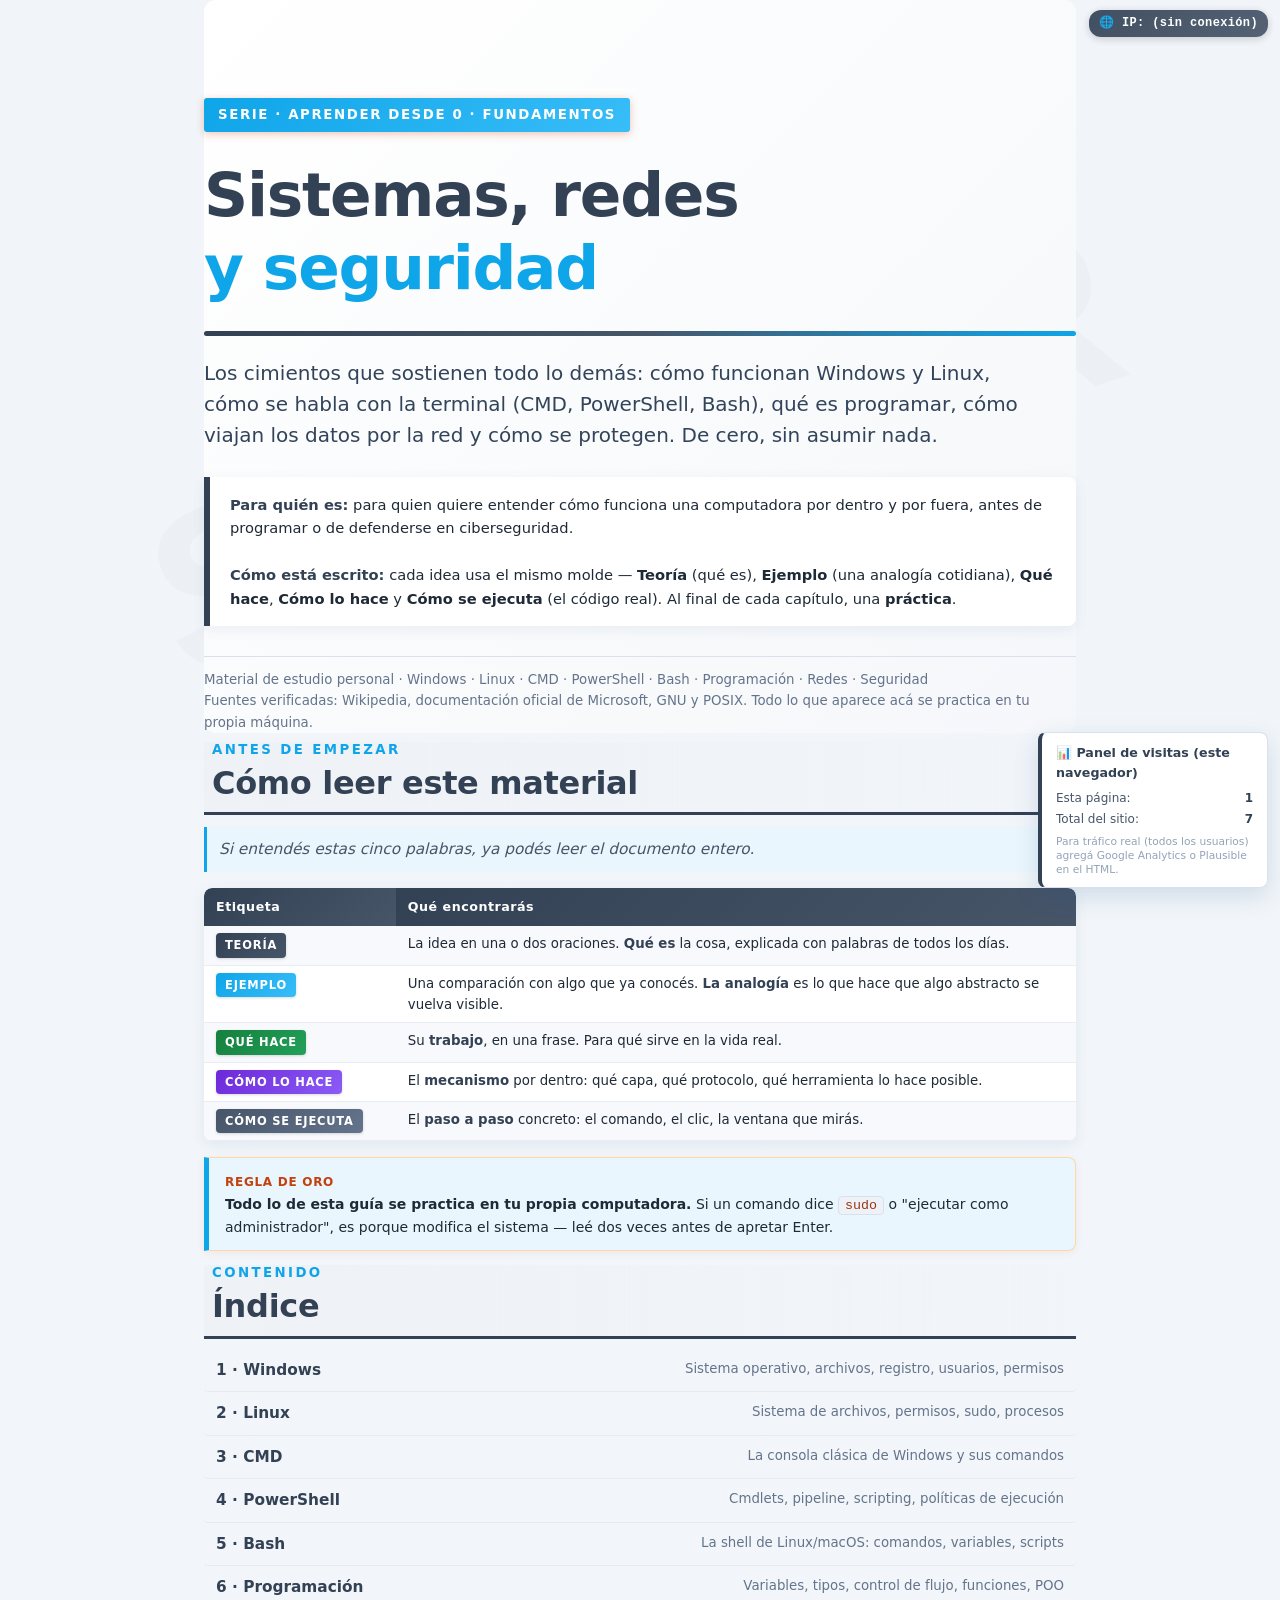
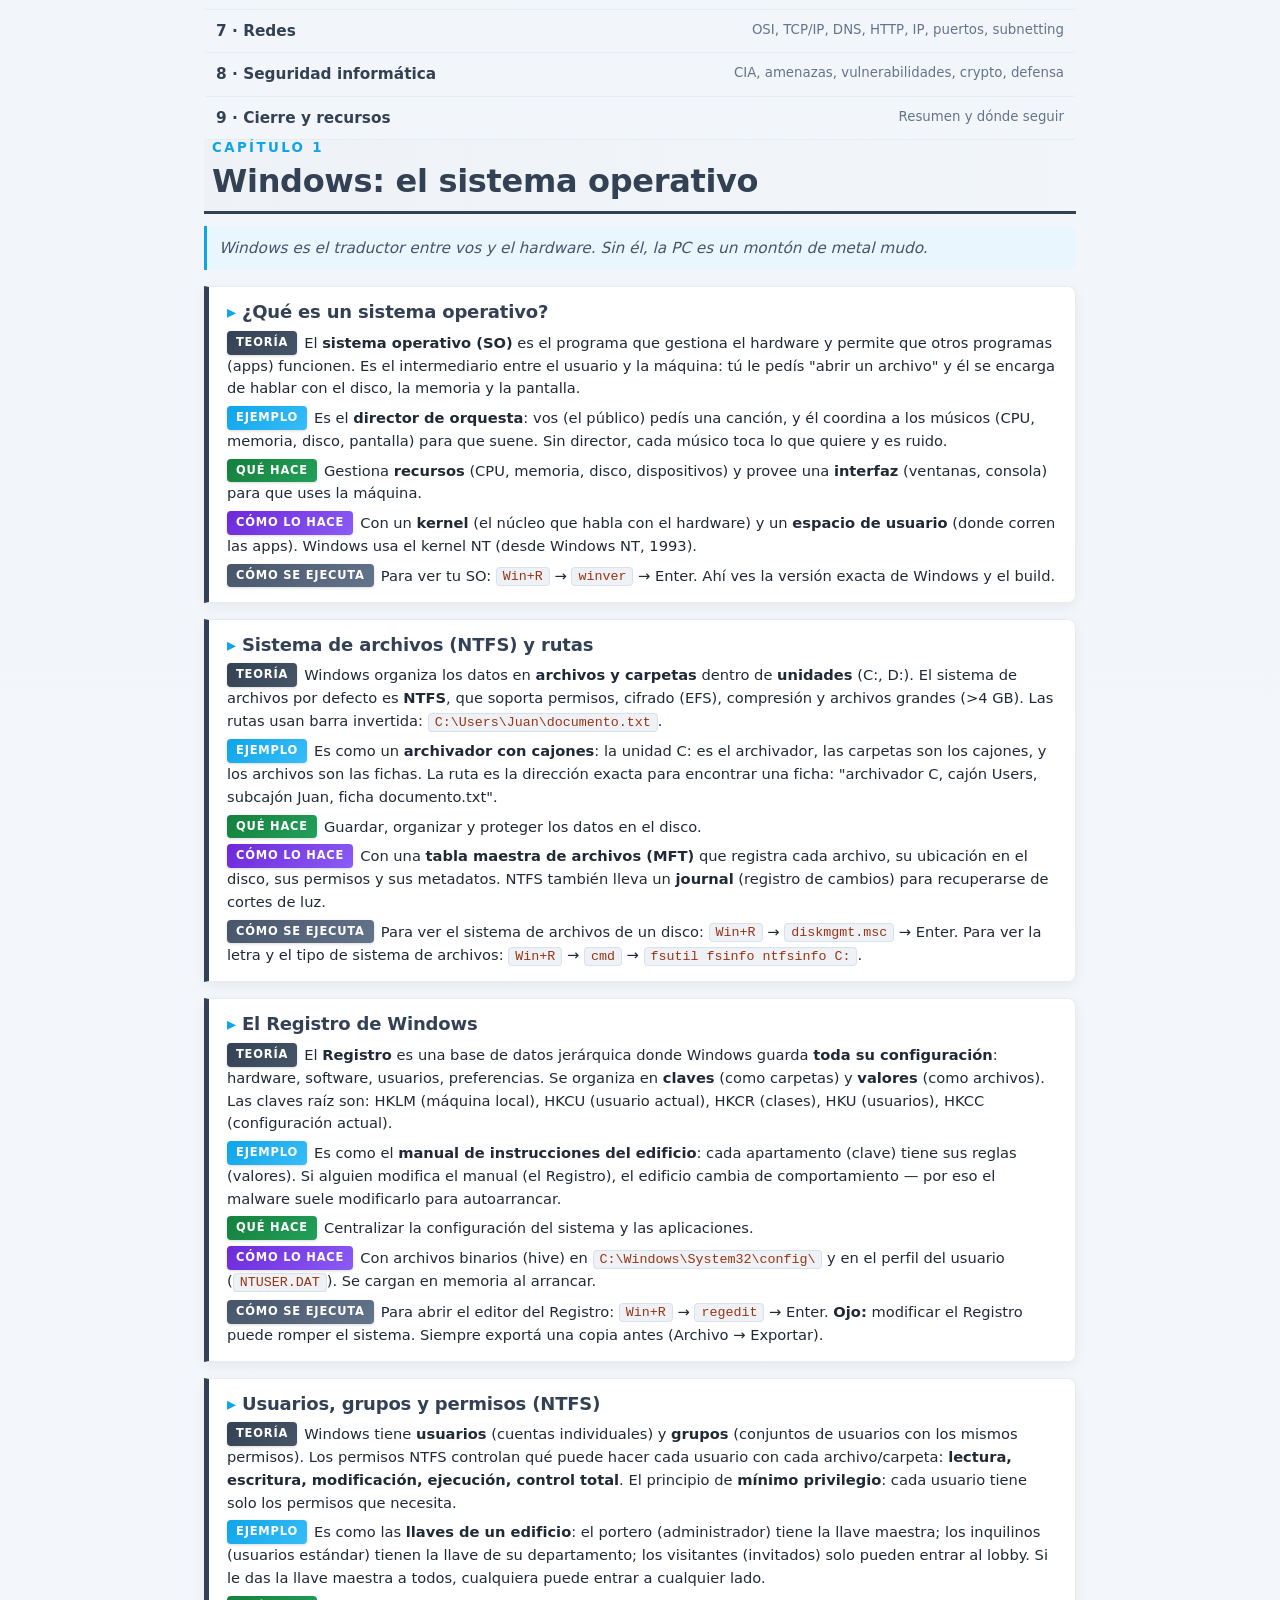
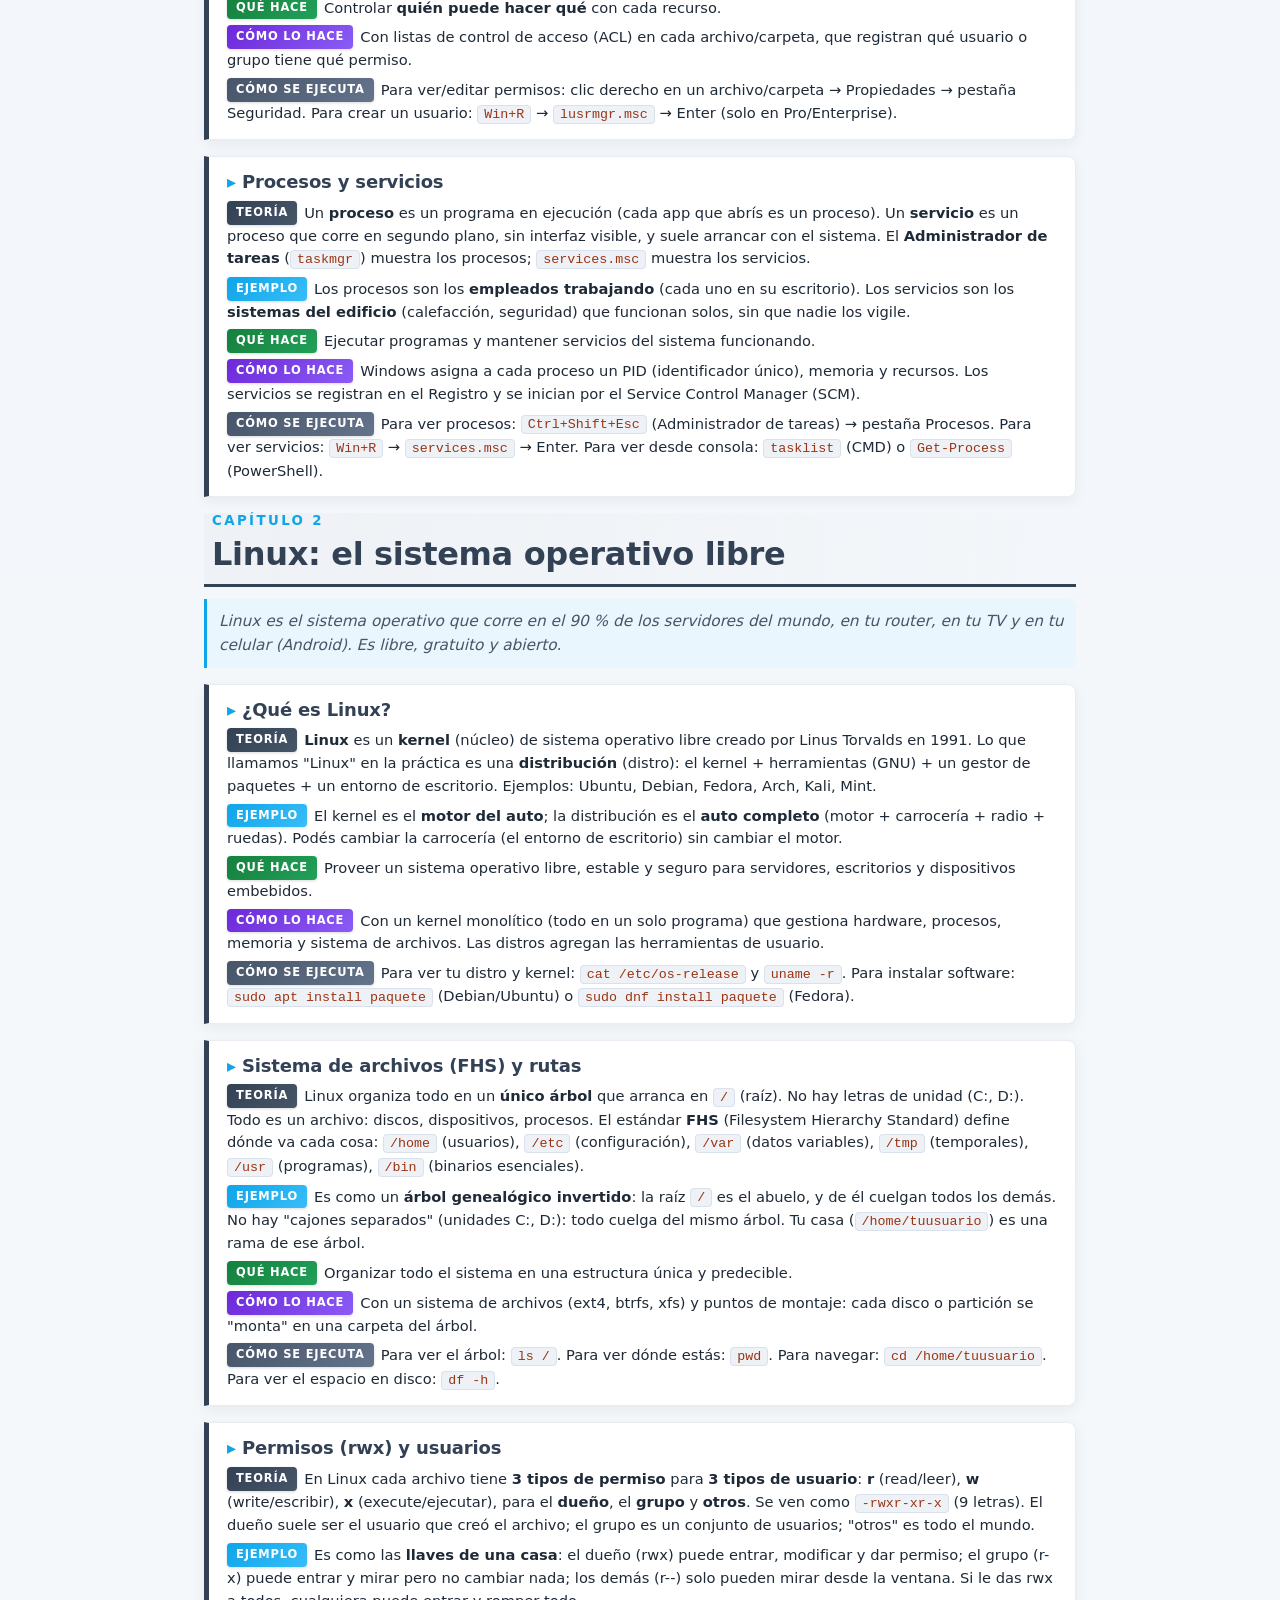
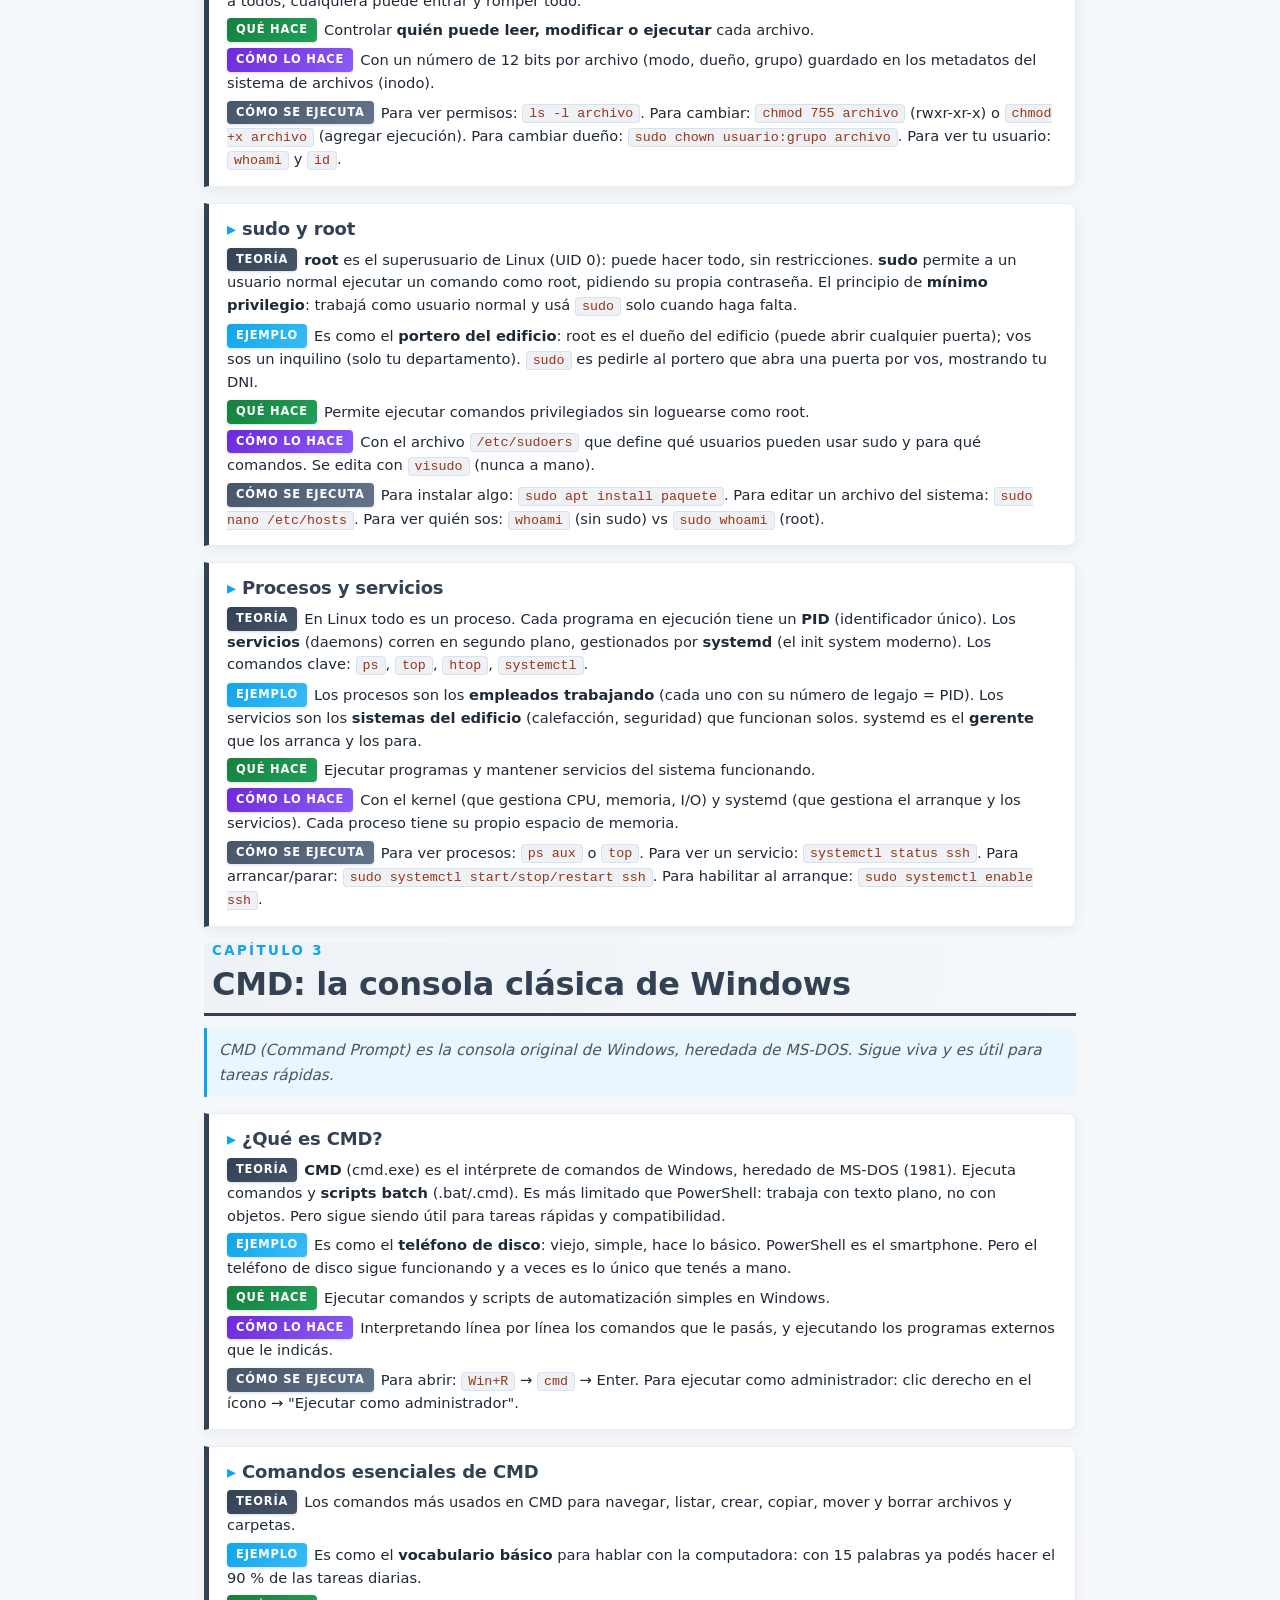
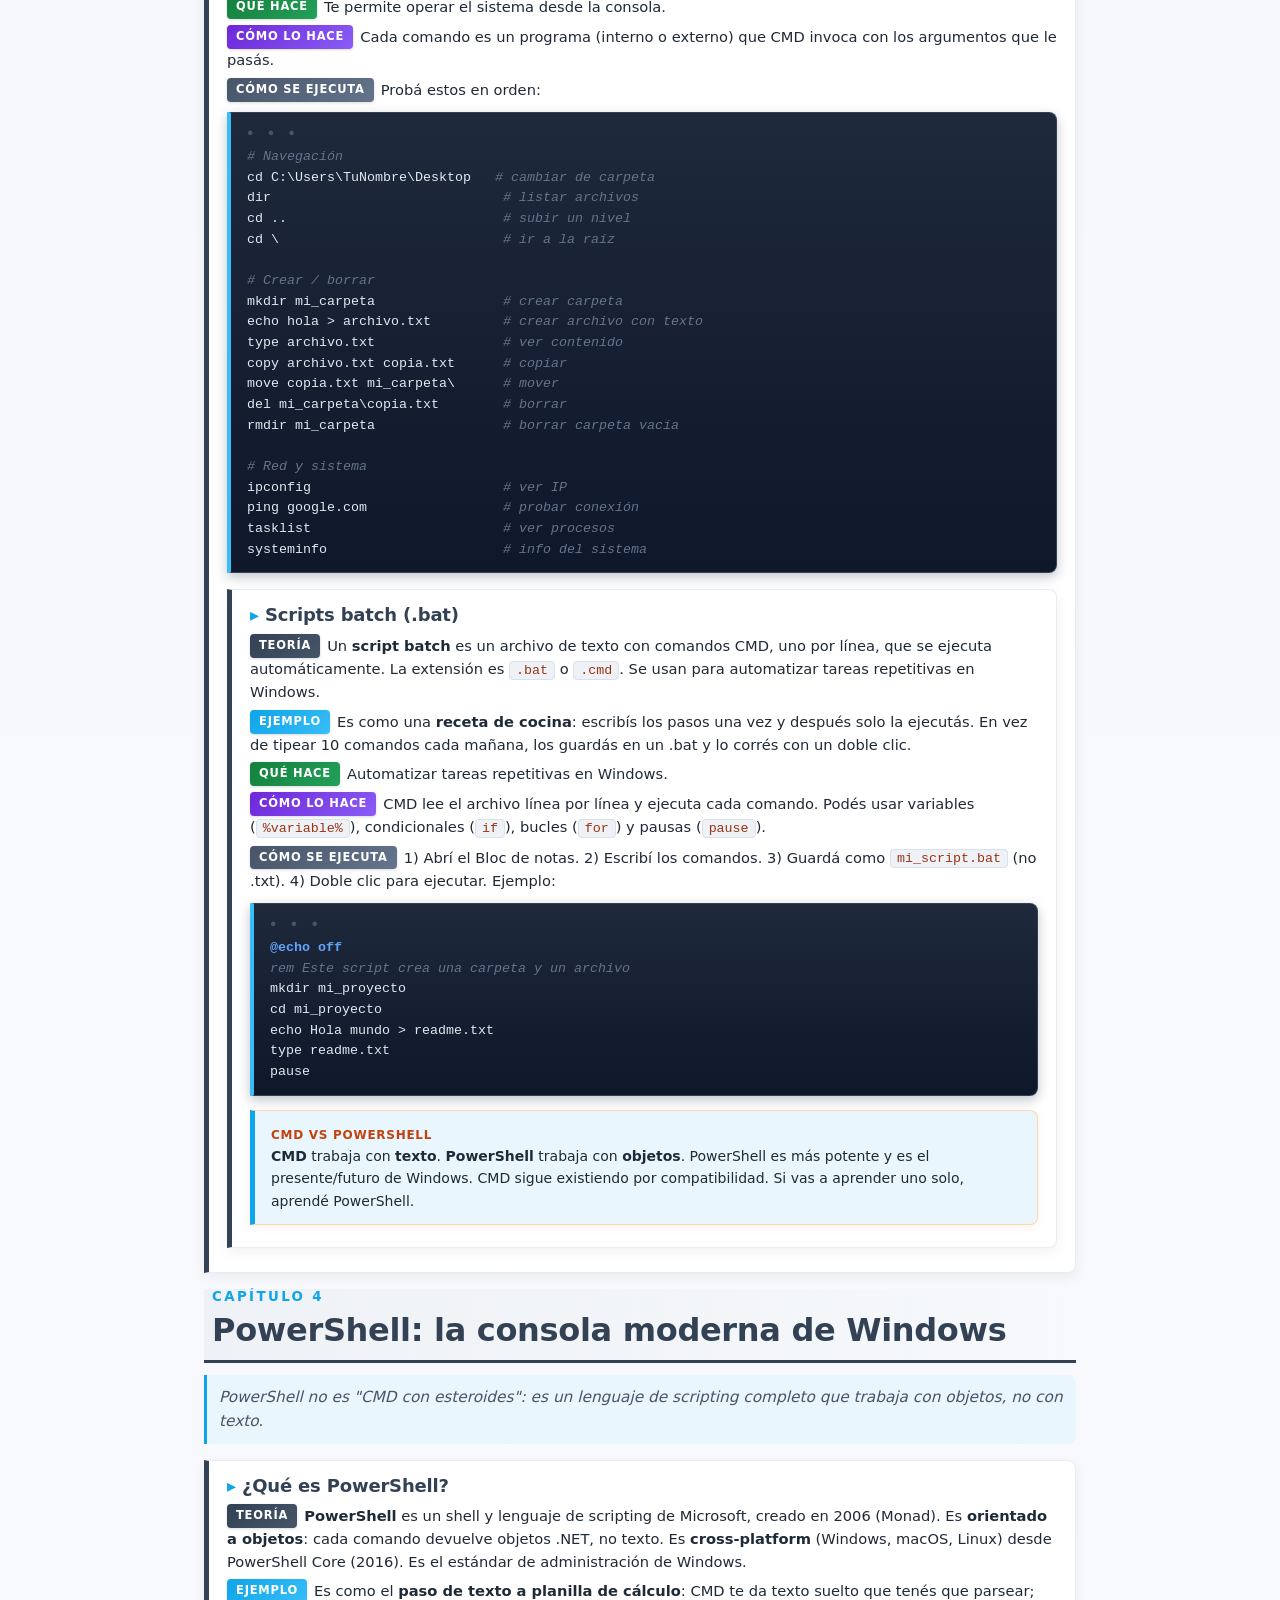
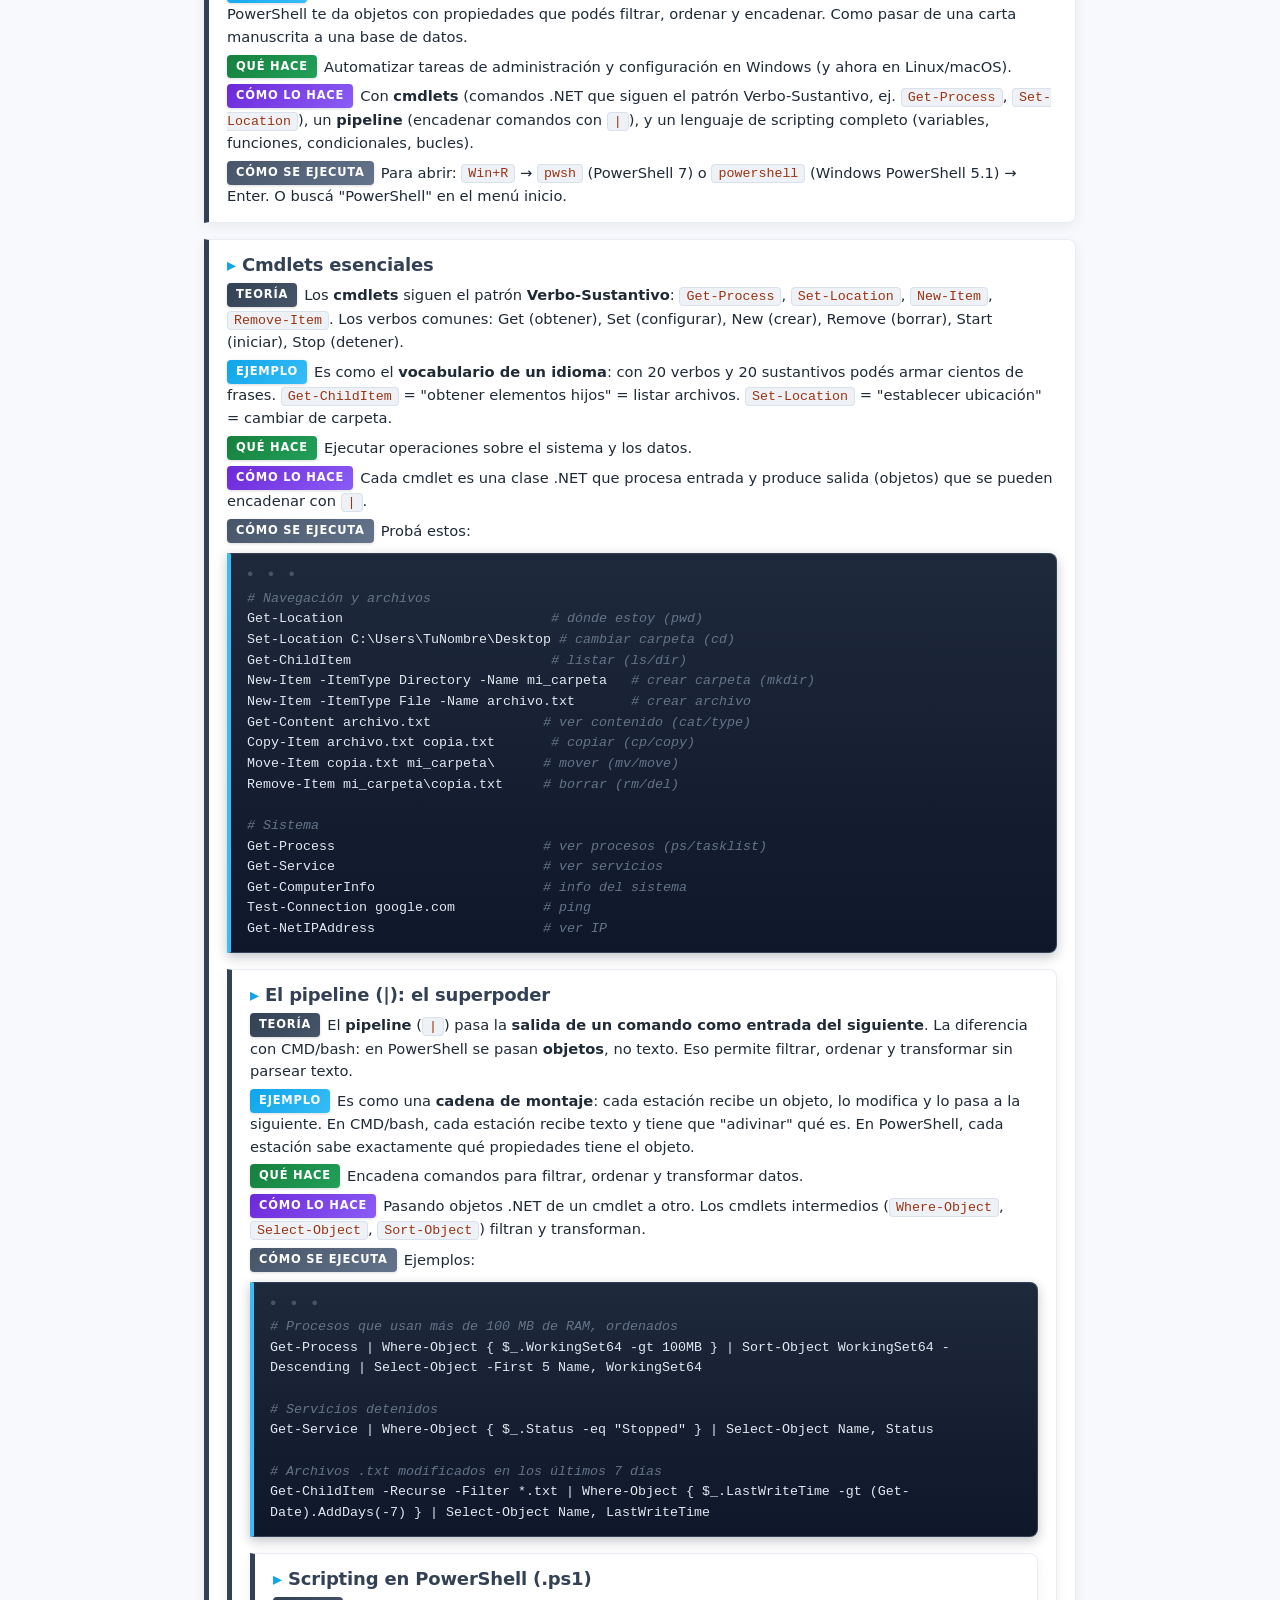
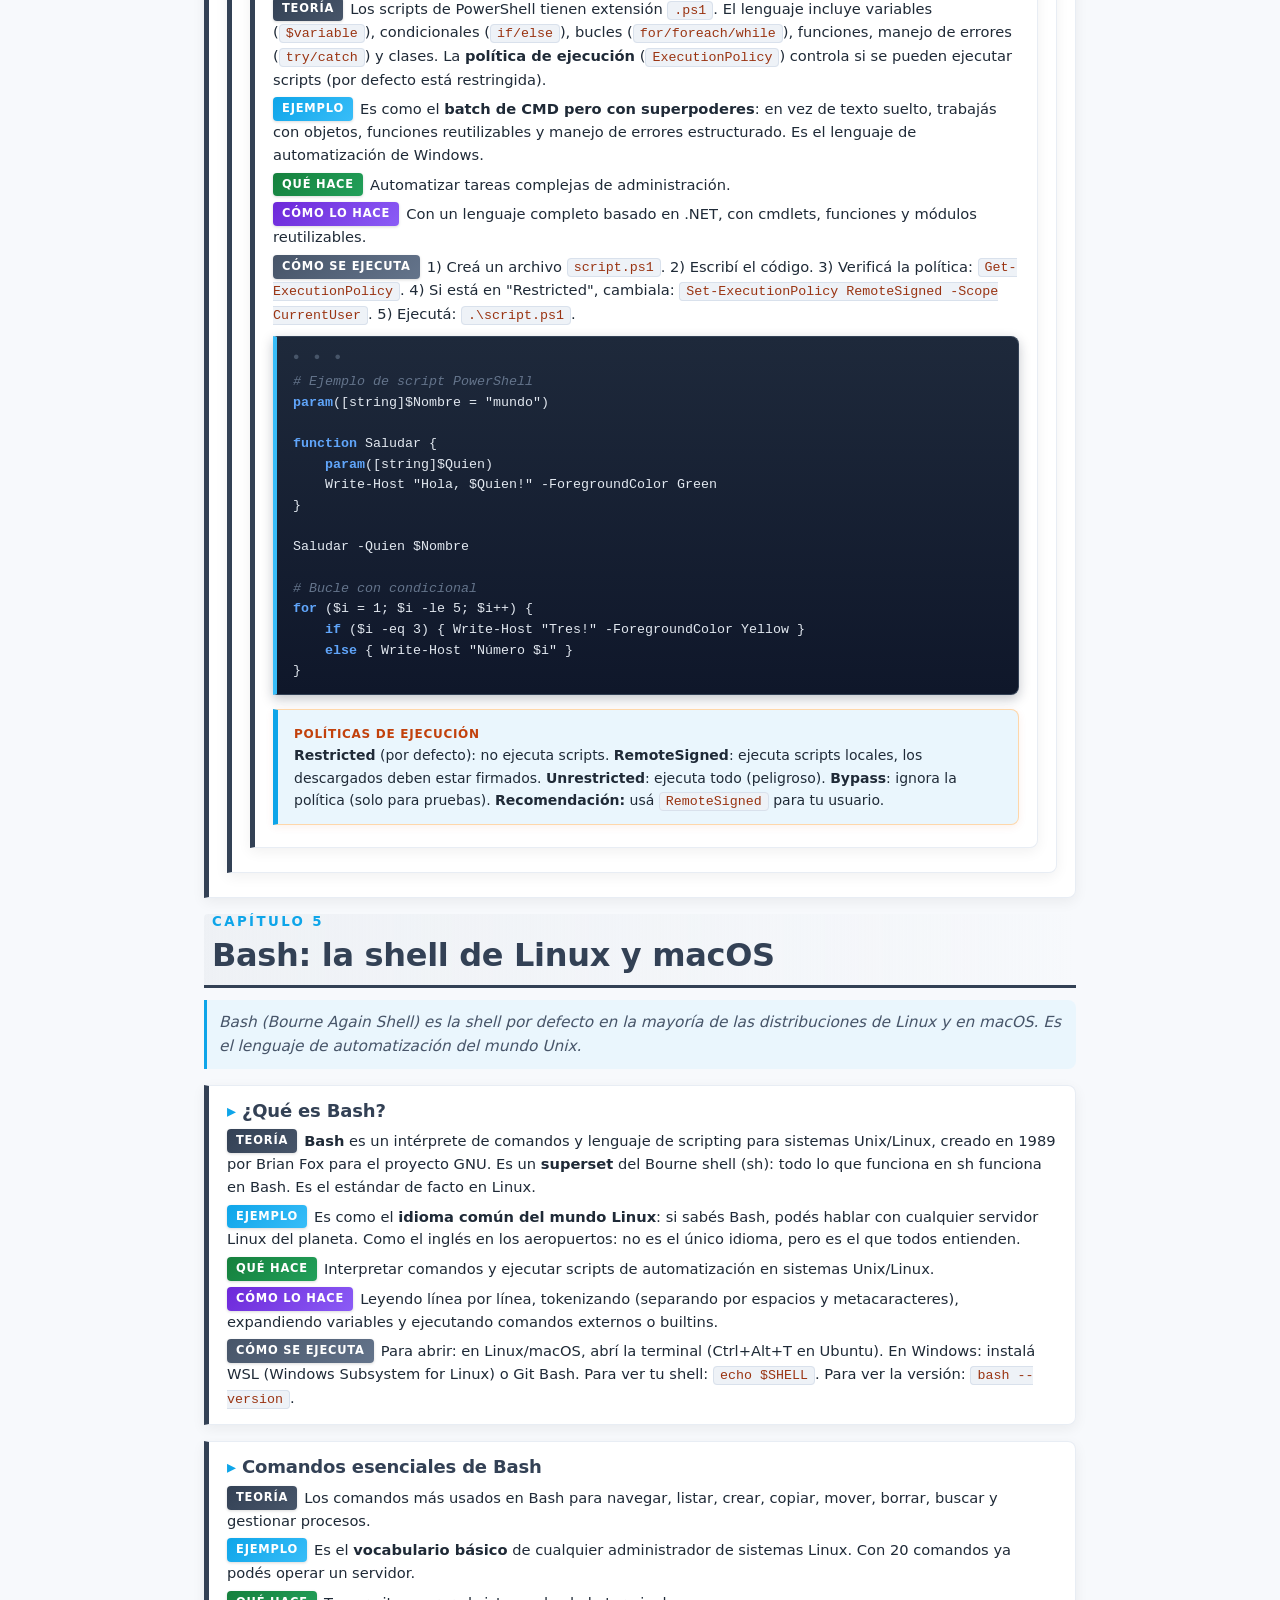
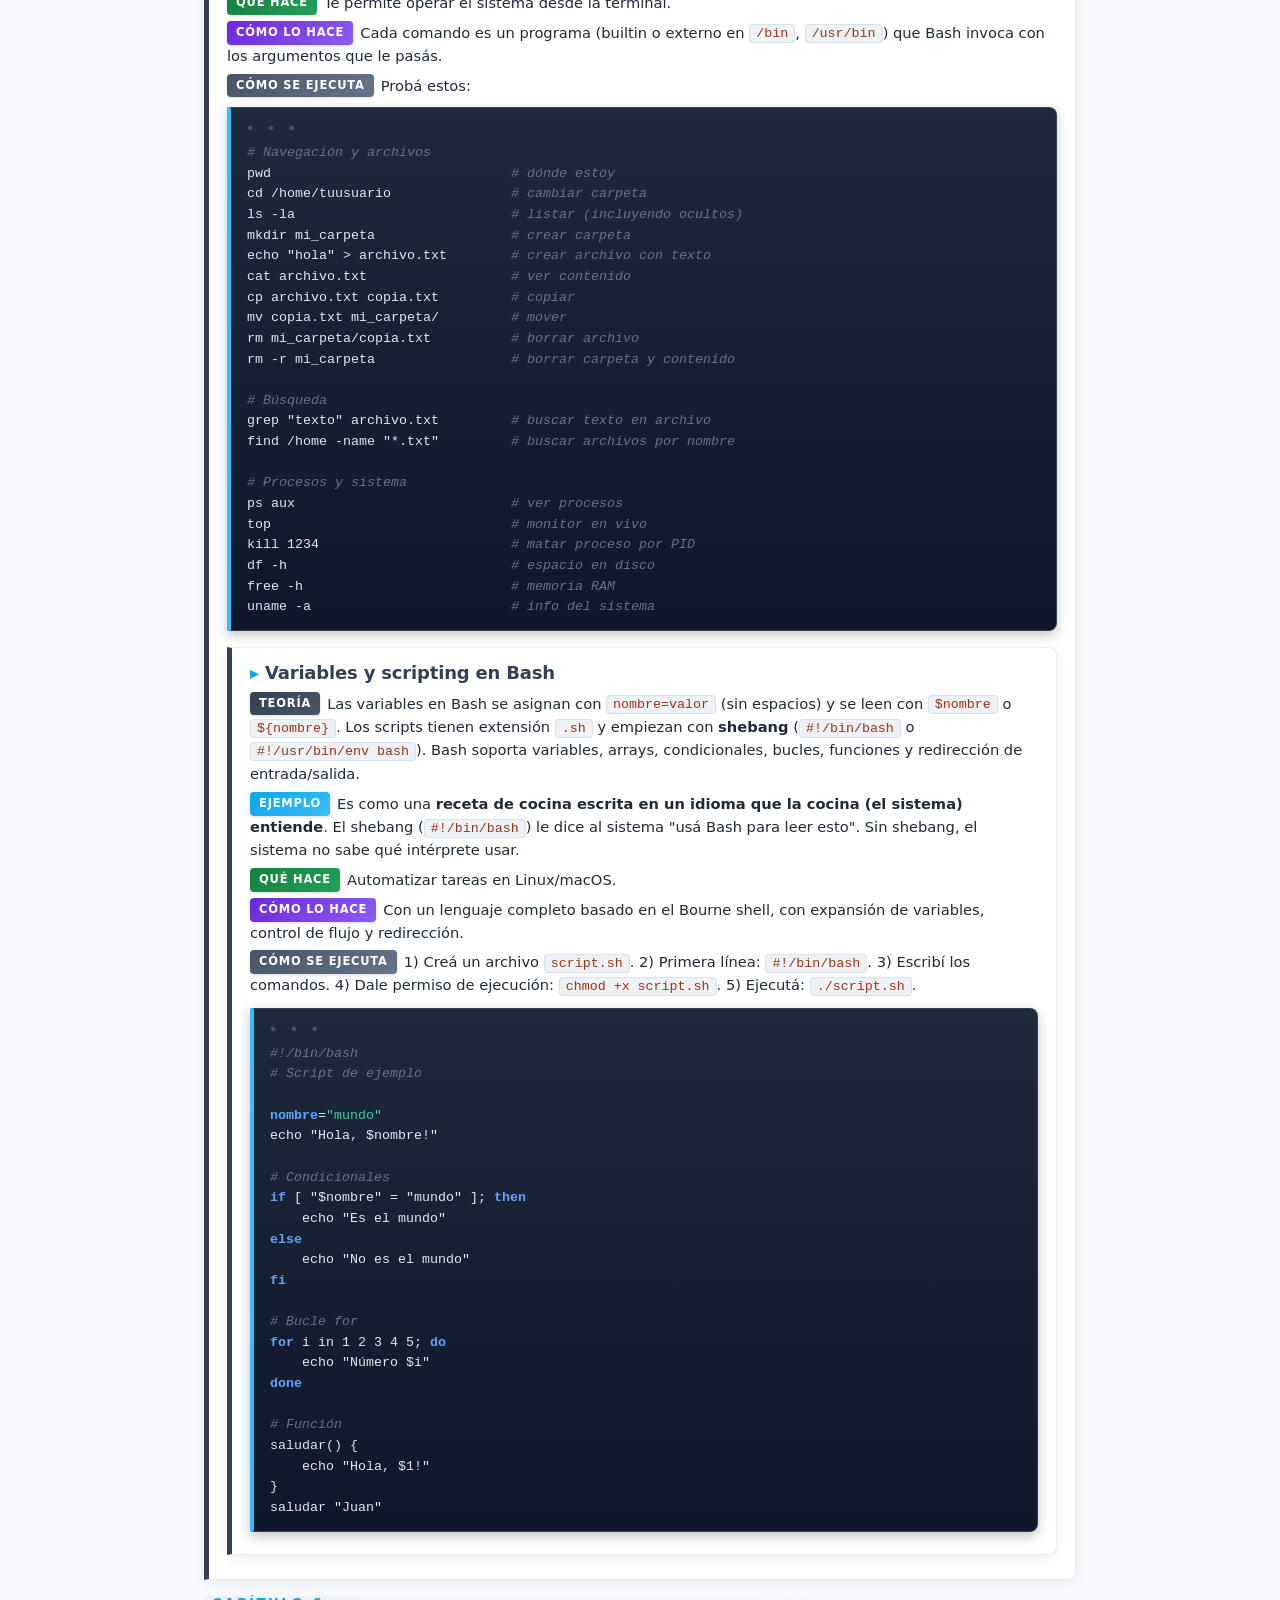
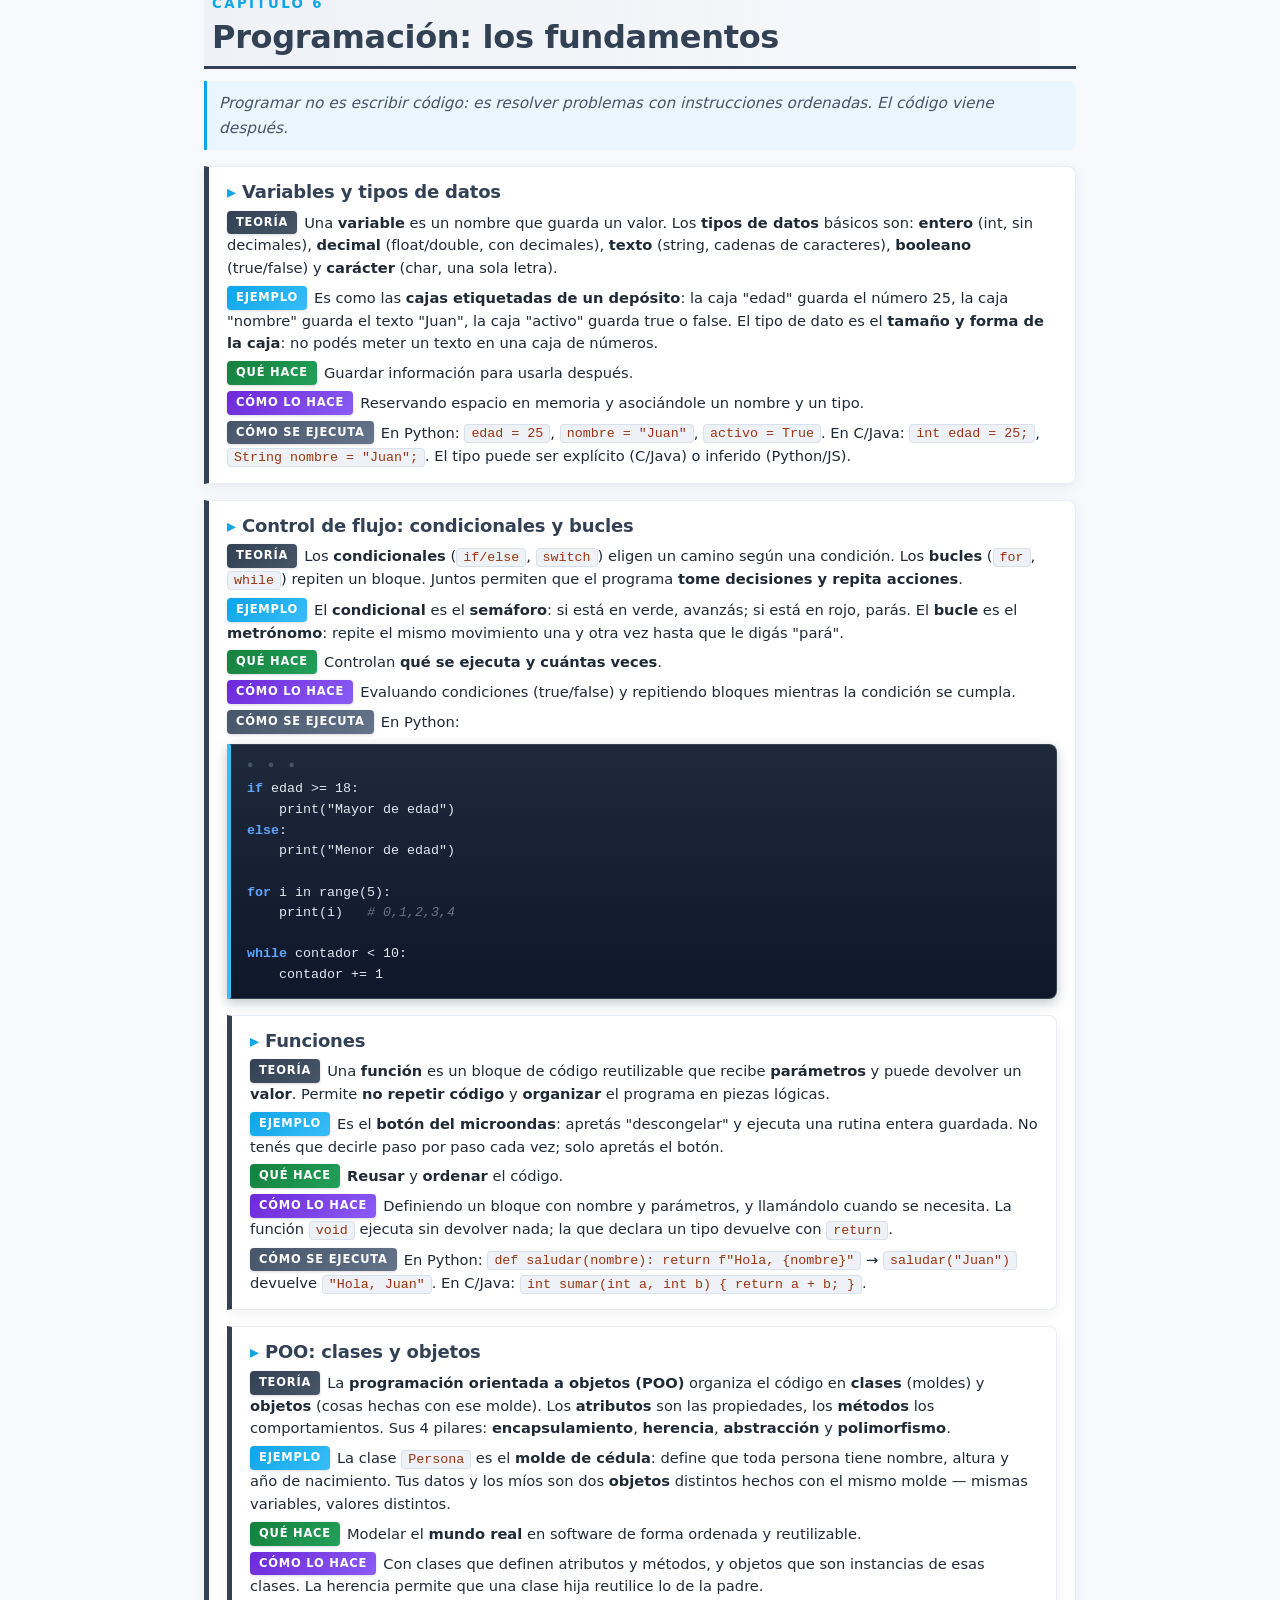
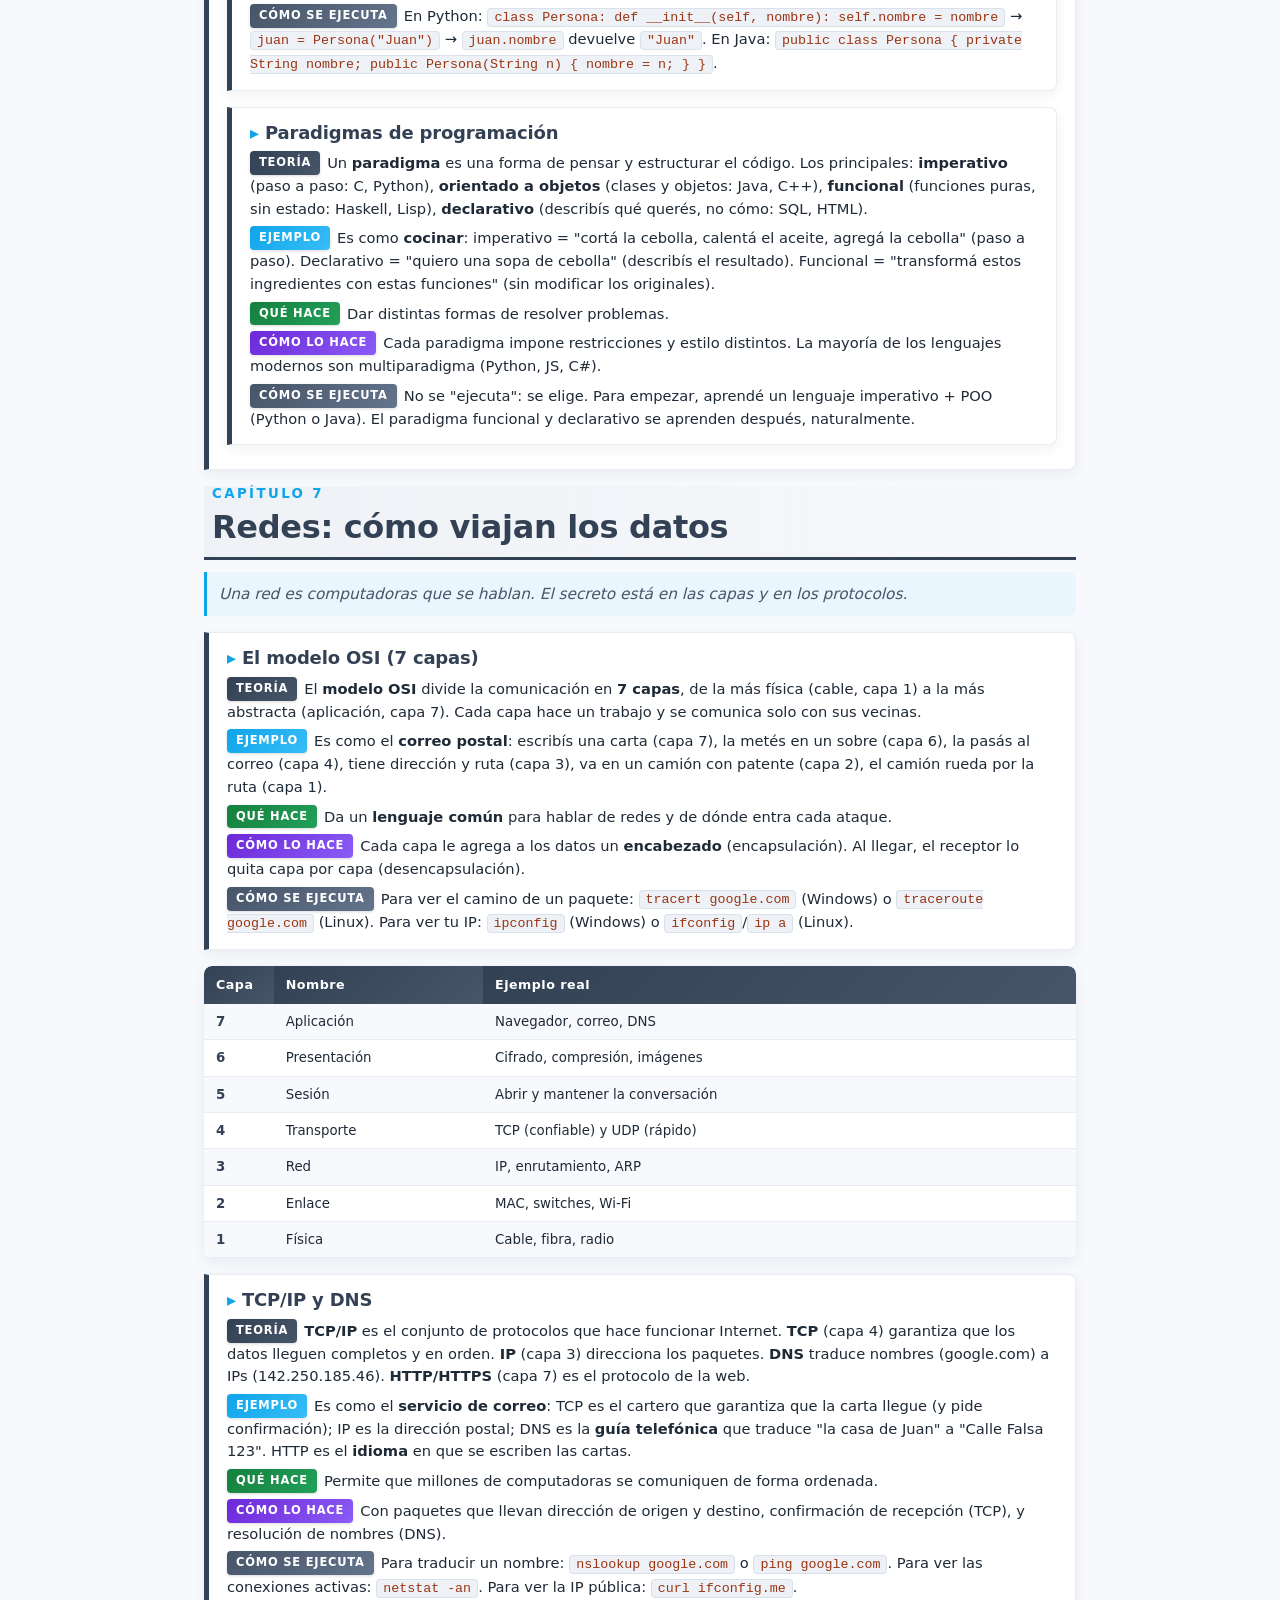
<file: 06-sistemas-redes-seguridad.html>
<!DOCTYPE html>
<html lang="es">
<head>
<meta charset="utf-8">
<title>Sistemas, redes y seguridad desde 0</title>
<link rel="stylesheet" href="styles.css">
</head>
<body class="theme-06">

<!-- ==================== PORTADA ==================== -->
<section class="portada">
  <div class="serie">Serie · Aprender desde 0 · Fundamentos</div>
  <h1>Sistemas, redes <span>y seguridad</span></h1>
  <div class="regla"></div>
  <p class="sub">Los cimientos que sostienen todo lo demás: cómo funcionan Windows y Linux, cómo se habla con la terminal (CMD, PowerShell, Bash), qué es programar, cómo viajan los datos por la red y cómo se protegen. De cero, sin asumir nada.</p>
  <div class="caja-que">
    <strong>Para quién es:</strong> para quien quiere entender cómo funciona una computadora por dentro y por fuera, antes de programar o de defenderse en ciberseguridad.<br><br>
    <strong>Cómo está escrito:</strong> cada idea usa el mismo molde — <b>Teoría</b> (qué es), <b>Ejemplo</b> (una analogía cotidiana), <b>Qué hace</b>, <b>Cómo lo hace</b> y <b>Cómo se ejecuta</b> (el código real). Al final de cada capítulo, una <b>práctica</b>.
  </div>
  <p class="meta">Material de estudio personal · Windows · Linux · CMD · PowerShell · Bash · Programación · Redes · Seguridad<br>Fuentes verificadas: Wikipedia, documentación oficial de Microsoft, GNU y POSIX. Todo lo que aparece acá se practica en tu propia máquina.</p>
</section>

<!-- ==================== CÓMO LEER ==================== -->
<section class="cap">
  <h2><span class="num">Antes de empezar</span>Cómo leer este material</h2>
  <p class="promesa">Si entendés estas cinco palabras, ya podés leer el documento entero.</p>
  <table>
    <tr><th style="width:22%">Etiqueta</th><th>Qué encontrarás</th></tr>
    <tr><td><span class="lbl teoria">Teoría</span></td><td>La idea en una o dos oraciones. <b>Qué es</b> la cosa, explicada con palabras de todos los días.</td></tr>
    <tr><td><span class="lbl ejemplo">Ejemplo</span></td><td>Una comparación con algo que ya conocés. <b>La analogía</b> es lo que hace que algo abstracto se vuelva visible.</td></tr>
    <tr><td><span class="lbl quehace">Qué hace</span></td><td>Su <b>trabajo</b>, en una frase. Para qué sirve en la vida real.</td></tr>
    <tr><td><span class="lbl como">Cómo lo hace</span></td><td>El <b>mecanismo</b> por dentro: qué capa, qué protocolo, qué herramienta lo hace posible.</td></tr>
    <tr><td><span class="lbl ejecuta">Cómo se ejecuta</span></td><td>El <b>paso a paso</b> concreto: el comando, el clic, la ventana que mirás.</td></tr>
  </table>
  <div class="nota">
    <span class="b t" style="color:#c2410c;font-weight:700;text-transform:uppercase;letter-spacing:.06em;font-size:9pt;">Regla de oro</span><br>
    <b>Todo lo de esta guía se practica en tu propia computadora.</b> Si un comando dice <code>sudo</code> o "ejecutar como administrador", es porque modifica el sistema — leé dos veces antes de apretar Enter.
  </div>
</section>

<!-- ==================== ÍNDICE ==================== -->
<section class="cap indice">
  <h2><span class="num">Contenido</span>Índice</h2>
  <ul>
    <li><span class="t">1 · Windows</span><span class="d">Sistema operativo, archivos, registro, usuarios, permisos</span></li>
    <li><span class="t">2 · Linux</span><span class="d">Sistema de archivos, permisos, sudo, procesos</span></li>
    <li><span class="t">3 · CMD</span><span class="d">La consola clásica de Windows y sus comandos</span></li>
    <li><span class="t">4 · PowerShell</span><span class="d">Cmdlets, pipeline, scripting, políticas de ejecución</span></li>
    <li><span class="t">5 · Bash</span><span class="d">La shell de Linux/macOS: comandos, variables, scripts</span></li>
    <li><span class="t">6 · Programación</span><span class="d">Variables, tipos, control de flujo, funciones, POO</span></li>
    <li><span class="t">7 · Redes</span><span class="d">OSI, TCP/IP, DNS, HTTP, IP, puertos, subnetting</span></li>
    <li><span class="t">8 · Seguridad informática</span><span class="d">CIA, amenazas, vulnerabilidades, crypto, defensa</span></li>
    <li><span class="t">9 · Cierre y recursos</span><span class="d">Resumen y dónde seguir</span></li>
  </ul>
</section>

<!-- ==================== CAP 1: WINDOWS ==================== -->
<section class="cap">
  <h2><span class="num">Capítulo 1</span>Windows: el sistema operativo</h2>
  <p class="promesa">Windows es el traductor entre vos y el hardware. Sin él, la PC es un montón de metal mudo.</p>

  <div class="bloque">
    <h3>¿Qué es un sistema operativo?</h3>
    <div class="fila"><span class="lbl teoria">Teoría</span>El <b>sistema operativo (SO)</b> es el programa que gestiona el hardware y permite que otros programas (apps) funcionen. Es el intermediario entre el usuario y la máquina: tú le pedís "abrir un archivo" y él se encarga de hablar con el disco, la memoria y la pantalla.</div>
    <div class="fila"><span class="lbl ejemplo">Ejemplo</span>Es el <b>director de orquesta</b>: vos (el público) pedís una canción, y él coordina a los músicos (CPU, memoria, disco, pantalla) para que suene. Sin director, cada músico toca lo que quiere y es ruido.</div>
    <div class="fila"><span class="lbl quehace">Qué hace</span>Gestiona <b>recursos</b> (CPU, memoria, disco, dispositivos) y provee una <b>interfaz</b> (ventanas, consola) para que uses la máquina.</div>
    <div class="fila"><span class="lbl como">Cómo lo hace</span>Con un <b>kernel</b> (el núcleo que habla con el hardware) y un <b>espacio de usuario</b> (donde corren las apps). Windows usa el kernel NT (desde Windows NT, 1993).</div>
    <div class="fila"><span class="lbl ejecuta">Cómo se ejecuta</span>Para ver tu SO: <code>Win+R</code> → <code>winver</code> → Enter. Ahí ves la versión exacta de Windows y el build.</div>
  </div>

  <div class="bloque">
    <h3>Sistema de archivos (NTFS) y rutas</h3>
    <div class="fila"><span class="lbl teoria">Teoría</span>Windows organiza los datos en <b>archivos y carpetas</b> dentro de <b>unidades</b> (C:, D:). El sistema de archivos por defecto es <b>NTFS</b>, que soporta permisos, cifrado (EFS), compresión y archivos grandes (>4 GB). Las rutas usan barra invertida: <code>C:\Users\Juan\documento.txt</code>.</div>
    <div class="fila"><span class="lbl ejemplo">Ejemplo</span>Es como un <b>archivador con cajones</b>: la unidad C: es el archivador, las carpetas son los cajones, y los archivos son las fichas. La ruta es la dirección exacta para encontrar una ficha: "archivador C, cajón Users, subcajón Juan, ficha documento.txt".</div>
    <div class="fila"><span class="lbl quehace">Qué hace</span>Guardar, organizar y proteger los datos en el disco.</div>
    <div class="fila"><span class="lbl como">Cómo lo hace</span>Con una <b>tabla maestra de archivos (MFT)</b> que registra cada archivo, su ubicación en el disco, sus permisos y sus metadatos. NTFS también lleva un <b>journal</b> (registro de cambios) para recuperarse de cortes de luz.</div>
    <div class="fila"><span class="lbl ejecuta">Cómo se ejecuta</span>Para ver el sistema de archivos de un disco: <code>Win+R</code> → <code>diskmgmt.msc</code> → Enter. Para ver la letra y el tipo de sistema de archivos: <code>Win+R</code> → <code>cmd</code> → <code>fsutil fsinfo ntfsinfo C:</code>.</div>
  </div>

  <div class="bloque">
    <h3>El Registro de Windows</h3>
    <div class="fila"><span class="lbl teoria">Teoría</span>El <b>Registro</b> es una base de datos jerárquica donde Windows guarda <b>toda su configuración</b>: hardware, software, usuarios, preferencias. Se organiza en <b>claves</b> (como carpetas) y <b>valores</b> (como archivos). Las claves raíz son: HKLM (máquina local), HKCU (usuario actual), HKCR (clases), HKU (usuarios), HKCC (configuración actual).</div>
    <div class="fila"><span class="lbl ejemplo">Ejemplo</span>Es como el <b>manual de instrucciones del edificio</b>: cada apartamento (clave) tiene sus reglas (valores). Si alguien modifica el manual (el Registro), el edificio cambia de comportamiento — por eso el malware suele modificarlo para autoarrancar.</div>
    <div class="fila"><span class="lbl quehace">Qué hace</span>Centralizar la configuración del sistema y las aplicaciones.</div>
    <div class="fila"><span class="lbl como">Cómo lo hace</span>Con archivos binarios (hive) en <code>C:\Windows\System32\config\</code> y en el perfil del usuario (<code>NTUSER.DAT</code>). Se cargan en memoria al arrancar.</div>
    <div class="fila"><span class="lbl ejecuta">Cómo se ejecuta</span>Para abrir el editor del Registro: <code>Win+R</code> → <code>regedit</code> → Enter. <b>Ojo:</b> modificar el Registro puede romper el sistema. Siempre exportá una copia antes (Archivo → Exportar).</div>
  </div>

  <div class="bloque">
    <h3>Usuarios, grupos y permisos (NTFS)</h3>
    <div class="fila"><span class="lbl teoria">Teoría</span>Windows tiene <b>usuarios</b> (cuentas individuales) y <b>grupos</b> (conjuntos de usuarios con los mismos permisos). Los permisos NTFS controlan qué puede hacer cada usuario con cada archivo/carpeta: <b>lectura, escritura, modificación, ejecución, control total</b>. El principio de <b>mínimo privilegio</b>: cada usuario tiene solo los permisos que necesita.</div>
    <div class="fila"><span class="lbl ejemplo">Ejemplo</span>Es como las <b>llaves de un edificio</b>: el portero (administrador) tiene la llave maestra; los inquilinos (usuarios estándar) tienen la llave de su departamento; los visitantes (invitados) solo pueden entrar al lobby. Si le das la llave maestra a todos, cualquiera puede entrar a cualquier lado.</div>
    <div class="fila"><span class="lbl quehace">Qué hace</span>Controlar <b>quién puede hacer qué</b> con cada recurso.</div>
    <div class="fila"><span class="lbl como">Cómo lo hace</span>Con listas de control de acceso (ACL) en cada archivo/carpeta, que registran qué usuario o grupo tiene qué permiso.</div>
    <div class="fila"><span class="lbl ejecuta">Cómo se ejecuta</span>Para ver/editar permisos: clic derecho en un archivo/carpeta → Propiedades → pestaña Seguridad. Para crear un usuario: <code>Win+R</code> → <code>lusrmgr.msc</code> → Enter (solo en Pro/Enterprise).</div>
  </div>

  <div class="bloque">
    <h3>Procesos y servicios</h3>
    <div class="fila"><span class="lbl teoria">Teoría</span>Un <b>proceso</b> es un programa en ejecución (cada app que abrís es un proceso). Un <b>servicio</b> es un proceso que corre en segundo plano, sin interfaz visible, y suele arrancar con el sistema. El <b>Administrador de tareas</b> (<code>taskmgr</code>) muestra los procesos; <code>services.msc</code> muestra los servicios.</div>
    <div class="fila"><span class="lbl ejemplo">Ejemplo</span>Los procesos son los <b>empleados trabajando</b> (cada uno en su escritorio). Los servicios son los <b>sistemas del edificio</b> (calefacción, seguridad) que funcionan solos, sin que nadie los vigile.</div>
    <div class="fila"><span class="lbl quehace">Qué hace</span>Ejecutar programas y mantener servicios del sistema funcionando.</div>
    <div class="fila"><span class="lbl como">Cómo lo hace</span>Windows asigna a cada proceso un PID (identificador único), memoria y recursos. Los servicios se registran en el Registro y se inician por el Service Control Manager (SCM).</div>
    <div class="fila"><span class="lbl ejecuta">Cómo se ejecuta</span>Para ver procesos: <code>Ctrl+Shift+Esc</code> (Administrador de tareas) → pestaña Procesos. Para ver servicios: <code>Win+R</code> → <code>services.msc</code> → Enter. Para ver desde consola: <code>tasklist</code> (CMD) o <code>Get-Process</code> (PowerShell).</div>
  </div>
</section>

<!-- ==================== CAP 2: LINUX ==================== -->
<section class="cap">
  <h2><span class="num">Capítulo 2</span>Linux: el sistema operativo libre</h2>
  <p class="promesa">Linux es el sistema operativo que corre en el 90 % de los servidores del mundo, en tu router, en tu TV y en tu celular (Android). Es libre, gratuito y abierto.</p>

  <div class="bloque">
    <h3>¿Qué es Linux?</h3>
    <div class="fila"><span class="lbl teoria">Teoría</span><b>Linux</b> es un <b>kernel</b> (núcleo) de sistema operativo libre creado por Linus Torvalds en 1991. Lo que llamamos "Linux" en la práctica es una <b>distribución</b> (distro): el kernel + herramientas (GNU) + un gestor de paquetes + un entorno de escritorio. Ejemplos: Ubuntu, Debian, Fedora, Arch, Kali, Mint.</div>
    <div class="fila"><span class="lbl ejemplo">Ejemplo</span>El kernel es el <b>motor del auto</b>; la distribución es el <b>auto completo</b> (motor + carrocería + radio + ruedas). Podés cambiar la carrocería (el entorno de escritorio) sin cambiar el motor.</div>
    <div class="fila"><span class="lbl quehace">Qué hace</span>Proveer un sistema operativo libre, estable y seguro para servidores, escritorios y dispositivos embebidos.</div>
    <div class="fila"><span class="lbl como">Cómo lo hace</span>Con un kernel monolítico (todo en un solo programa) que gestiona hardware, procesos, memoria y sistema de archivos. Las distros agregan las herramientas de usuario.</div>
    <div class="fila"><span class="lbl ejecuta">Cómo se ejecuta</span>Para ver tu distro y kernel: <code>cat /etc/os-release</code> y <code>uname -r</code>. Para instalar software: <code>sudo apt install paquete</code> (Debian/Ubuntu) o <code>sudo dnf install paquete</code> (Fedora).</div>
  </div>

  <div class="bloque">
    <h3>Sistema de archivos (FHS) y rutas</h3>
    <div class="fila"><span class="lbl teoria">Teoría</span>Linux organiza todo en un <b>único árbol</b> que arranca en <code>/</code> (raíz). No hay letras de unidad (C:, D:). Todo es un archivo: discos, dispositivos, procesos. El estándar <b>FHS</b> (Filesystem Hierarchy Standard) define dónde va cada cosa: <code>/home</code> (usuarios), <code>/etc</code> (configuración), <code>/var</code> (datos variables), <code>/tmp</code> (temporales), <code>/usr</code> (programas), <code>/bin</code> (binarios esenciales).</div>
    <div class="fila"><span class="lbl ejemplo">Ejemplo</span>Es como un <b>árbol genealógico invertido</b>: la raíz <code>/</code> es el abuelo, y de él cuelgan todos los demás. No hay "cajones separados" (unidades C:, D:): todo cuelga del mismo árbol. Tu casa (<code>/home/tuusuario</code>) es una rama de ese árbol.</div>
    <div class="fila"><span class="lbl quehace">Qué hace</span>Organizar todo el sistema en una estructura única y predecible.</div>
    <div class="fila"><span class="lbl como">Cómo lo hace</span>Con un sistema de archivos (ext4, btrfs, xfs) y puntos de montaje: cada disco o partición se "monta" en una carpeta del árbol.</div>
    <div class="fila"><span class="lbl ejecuta">Cómo se ejecuta</span>Para ver el árbol: <code>ls /</code>. Para ver dónde estás: <code>pwd</code>. Para navegar: <code>cd /home/tuusuario</code>. Para ver el espacio en disco: <code>df -h</code>.</div>
  </div>

  <div class="bloque">
    <h3>Permisos (rwx) y usuarios</h3>
    <div class="fila"><span class="lbl teoria">Teoría</span>En Linux cada archivo tiene <b>3 tipos de permiso</b> para <b>3 tipos de usuario</b>: <b>r</b> (read/leer), <b>w</b> (write/escribir), <b>x</b> (execute/ejecutar), para el <b>dueño</b>, el <b>grupo</b> y <b>otros</b>. Se ven como <code>-rwxr-xr-x</code> (9 letras). El dueño suele ser el usuario que creó el archivo; el grupo es un conjunto de usuarios; "otros" es todo el mundo.</div>
    <div class="fila"><span class="lbl ejemplo">Ejemplo</span>Es como las <b>llaves de una casa</b>: el dueño (rwx) puede entrar, modificar y dar permiso; el grupo (r-x) puede entrar y mirar pero no cambiar nada; los demás (r--) solo pueden mirar desde la ventana. Si le das rwx a todos, cualquiera puede entrar y romper todo.</div>
    <div class="fila"><span class="lbl quehace">Qué hace</span>Controlar <b>quién puede leer, modificar o ejecutar</b> cada archivo.</div>
    <div class="fila"><span class="lbl como">Cómo lo hace</span>Con un número de 12 bits por archivo (modo, dueño, grupo) guardado en los metadatos del sistema de archivos (inodo).</div>
    <div class="fila"><span class="lbl ejecuta">Cómo se ejecuta</span>Para ver permisos: <code>ls -l archivo</code>. Para cambiar: <code>chmod 755 archivo</code> (rwxr-xr-x) o <code>chmod +x archivo</code> (agregar ejecución). Para cambiar dueño: <code>sudo chown usuario:grupo archivo</code>. Para ver tu usuario: <code>whoami</code> y <code>id</code>.</div>
  </div>

  <div class="bloque">
    <h3>sudo y root</h3>
    <div class="fila"><span class="lbl teoria">Teoría</span><b>root</b> es el superusuario de Linux (UID 0): puede hacer todo, sin restricciones. <b>sudo</b> permite a un usuario normal ejecutar un comando como root, pidiendo su propia contraseña. El principio de <b>mínimo privilegio</b>: trabajá como usuario normal y usá <code>sudo</code> solo cuando haga falta.</div>
    <div class="fila"><span class="lbl ejemplo">Ejemplo</span>Es como el <b>portero del edificio</b>: root es el dueño del edificio (puede abrir cualquier puerta); vos sos un inquilino (solo tu departamento). <code>sudo</code> es pedirle al portero que abra una puerta por vos, mostrando tu DNI.</div>
    <div class="fila"><span class="lbl quehace">Qué hace</span>Permite ejecutar comandos privilegiados sin loguearse como root.</div>
    <div class="fila"><span class="lbl como">Cómo lo hace</span>Con el archivo <code>/etc/sudoers</code> que define qué usuarios pueden usar sudo y para qué comandos. Se edita con <code>visudo</code> (nunca a mano).</div>
    <div class="fila"><span class="lbl ejecuta">Cómo se ejecuta</span>Para instalar algo: <code>sudo apt install paquete</code>. Para editar un archivo del sistema: <code>sudo nano /etc/hosts</code>. Para ver quién sos: <code>whoami</code> (sin sudo) vs <code>sudo whoami</code> (root).</div>
  </div>

  <div class="bloque">
    <h3>Procesos y servicios</h3>
    <div class="fila"><span class="lbl teoria">Teoría</span>En Linux todo es un proceso. Cada programa en ejecución tiene un <b>PID</b> (identificador único). Los <b>servicios</b> (daemons) corren en segundo plano, gestionados por <b>systemd</b> (el init system moderno). Los comandos clave: <code>ps</code>, <code>top</code>, <code>htop</code>, <code>systemctl</code>.</div>
    <div class="fila"><span class="lbl ejemplo">Ejemplo</span>Los procesos son los <b>empleados trabajando</b> (cada uno con su número de legajo = PID). Los servicios son los <b>sistemas del edificio</b> (calefacción, seguridad) que funcionan solos. systemd es el <b>gerente</b> que los arranca y los para.</div>
    <div class="fila"><span class="lbl quehace">Qué hace</span>Ejecutar programas y mantener servicios del sistema funcionando.</div>
    <div class="fila"><span class="lbl como">Cómo lo hace</span>Con el kernel (que gestiona CPU, memoria, I/O) y systemd (que gestiona el arranque y los servicios). Cada proceso tiene su propio espacio de memoria.</div>
    <div class="fila"><span class="lbl ejecuta">Cómo se ejecuta</span>Para ver procesos: <code>ps aux</code> o <code>top</code>. Para ver un servicio: <code>systemctl status ssh</code>. Para arrancar/parar: <code>sudo systemctl start/stop/restart ssh</code>. Para habilitar al arranque: <code>sudo systemctl enable ssh</code>.</div>
  </div>
</section>

<!-- ==================== CAP 3: CMD ==================== -->
<section class="cap">
  <h2><span class="num">Capítulo 3</span>CMD: la consola clásica de Windows</h2>
  <p class="promesa">CMD (Command Prompt) es la consola original de Windows, heredada de MS-DOS. Sigue viva y es útil para tareas rápidas.</p>

  <div class="bloque">
    <h3>¿Qué es CMD?</h3>
    <div class="fila"><span class="lbl teoria">Teoría</span><b>CMD</b> (cmd.exe) es el intérprete de comandos de Windows, heredado de MS-DOS (1981). Ejecuta comandos y <b>scripts batch</b> (.bat/.cmd). Es más limitado que PowerShell: trabaja con texto plano, no con objetos. Pero sigue siendo útil para tareas rápidas y compatibilidad.</div>
    <div class="fila"><span class="lbl ejemplo">Ejemplo</span>Es como el <b>teléfono de disco</b>: viejo, simple, hace lo básico. PowerShell es el smartphone. Pero el teléfono de disco sigue funcionando y a veces es lo único que tenés a mano.</div>
    <div class="fila"><span class="lbl quehace">Qué hace</span>Ejecutar comandos y scripts de automatización simples en Windows.</div>
    <div class="fila"><span class="lbl como">Cómo lo hace</span>Interpretando línea por línea los comandos que le pasás, y ejecutando los programas externos que le indicás.</div>
    <div class="fila"><span class="lbl ejecuta">Cómo se ejecuta</span>Para abrir: <code>Win+R</code> → <code>cmd</code> → Enter. Para ejecutar como administrador: clic derecho en el ícono → "Ejecutar como administrador".</div>
  </div>

  <div class="bloque">
    <h3>Comandos esenciales de CMD</h3>
    <div class="fila"><span class="lbl teoria">Teoría</span>Los comandos más usados en CMD para navegar, listar, crear, copiar, mover y borrar archivos y carpetas.</div>
    <div class="fila"><span class="lbl ejemplo">Ejemplo</span>Es como el <b>vocabulario básico</b> para hablar con la computadora: con 15 palabras ya podés hacer el 90 % de las tareas diarias.</div>
    <div class="fila"><span class="lbl quehace">Qué hace</span>Te permite operar el sistema desde la consola.</div>
    <div class="fila"><span class="lbl como">Cómo lo hace</span>Cada comando es un programa (interno o externo) que CMD invoca con los argumentos que le pasás.</div>
    <div class="fila"><span class="lbl ejecuta">Cómo se ejecuta</span>Probá estos en orden:
<pre><span class="c"># Navegación</span>
cd C:\Users\TuNombre\Desktop   <span class="c"># cambiar de carpeta</span>
dir                             <span class="c"># listar archivos</span>
cd ..                           <span class="c"># subir un nivel</span>
cd \                            <span class="c"># ir a la raíz</span>

<span class="c"># Crear / borrar</span>
mkdir mi_carpeta                <span class="c"># crear carpeta</span>
echo hola > archivo.txt         <span class="c"># crear archivo con texto</span>
type archivo.txt                <span class="c"># ver contenido</span>
copy archivo.txt copia.txt      <span class="c"># copiar</span>
move copia.txt mi_carpeta\      <span class="c"># mover</span>
del mi_carpeta\copia.txt        <span class="c"># borrar</span>
rmdir mi_carpeta                <span class="c"># borrar carpeta vacía</span>

<span class="c"># Red y sistema</span>
ipconfig                        <span class="c"># ver IP</span>
ping google.com                 <span class="c"># probar conexión</span>
tasklist                        <span class="c"># ver procesos</span>
systeminfo                      <span class="c"># info del sistema</span></pre>
  </div>

  <div class="bloque">
    <h3>Scripts batch (.bat)</h3>
    <div class="fila"><span class="lbl teoria">Teoría</span>Un <b>script batch</b> es un archivo de texto con comandos CMD, uno por línea, que se ejecuta automáticamente. La extensión es <code>.bat</code> o <code>.cmd</code>. Se usan para automatizar tareas repetitivas en Windows.</div>
    <div class="fila"><span class="lbl ejemplo">Ejemplo</span>Es como una <b>receta de cocina</b>: escribís los pasos una vez y después solo la ejecutás. En vez de tipear 10 comandos cada mañana, los guardás en un .bat y lo corrés con un doble clic.</div>
    <div class="fila"><span class="lbl quehace">Qué hace</span>Automatizar tareas repetitivas en Windows.</div>
    <div class="fila"><span class="lbl como">Cómo lo hace</span>CMD lee el archivo línea por línea y ejecuta cada comando. Podés usar variables (<code>%variable%</code>), condicionales (<code>if</code>), bucles (<code>for</code>) y pausas (<code>pause</code>).</div>
    <div class="fila"><span class="lbl ejecuta">Cómo se ejecuta</span>1) Abrí el Bloc de notas. 2) Escribí los comandos. 3) Guardá como <code>mi_script.bat</code> (no .txt). 4) Doble clic para ejecutar. Ejemplo:
<pre><span class="k">@echo off</span>
<span class="c">rem Este script crea una carpeta y un archivo</span>
mkdir mi_proyecto
cd mi_proyecto
echo Hola mundo > readme.txt
type readme.txt
pause</pre>
  </div>

  <div class="nota">
    <span class="b t" style="color:#c2410c;font-weight:700;text-transform:uppercase;letter-spacing:.06em;font-size:9pt;">CMD vs PowerShell</span><br>
    <b>CMD</b> trabaja con <b>texto</b>. <b>PowerShell</b> trabaja con <b>objetos</b>. PowerShell es más potente y es el presente/futuro de Windows. CMD sigue existiendo por compatibilidad. Si vas a aprender uno solo, aprendé PowerShell.
  </div>
</section>

<!-- ==================== CAP 4: POWERSHELL ==================== -->
<section class="cap">
  <h2><span class="num">Capítulo 4</span>PowerShell: la consola moderna de Windows</h2>
  <p class="promesa">PowerShell no es "CMD con esteroides": es un lenguaje de scripting completo que trabaja con objetos, no con texto.</p>

  <div class="bloque">
    <h3>¿Qué es PowerShell?</h3>
    <div class="fila"><span class="lbl teoria">Teoría</span><b>PowerShell</b> es un shell y lenguaje de scripting de Microsoft, creado en 2006 (Monad). Es <b>orientado a objetos</b>: cada comando devuelve objetos .NET, no texto. Es <b>cross-platform</b> (Windows, macOS, Linux) desde PowerShell Core (2016). Es el estándar de administración de Windows.</div>
    <div class="fila"><span class="lbl ejemplo">Ejemplo</span>Es como el <b>paso de texto a planilla de cálculo</b>: CMD te da texto suelto que tenés que parsear; PowerShell te da objetos con propiedades que podés filtrar, ordenar y encadenar. Como pasar de una carta manuscrita a una base de datos.</div>
    <div class="fila"><span class="lbl quehace">Qué hace</span>Automatizar tareas de administración y configuración en Windows (y ahora en Linux/macOS).</div>
    <div class="fila"><span class="lbl como">Cómo lo hace</span>Con <b>cmdlets</b> (comandos .NET que siguen el patrón Verbo-Sustantivo, ej. <code>Get-Process</code>, <code>Set-Location</code>), un <b>pipeline</b> (encadenar comandos con <code>|</code>), y un lenguaje de scripting completo (variables, funciones, condicionales, bucles).</div>
    <div class="fila"><span class="lbl ejecuta">Cómo se ejecuta</span>Para abrir: <code>Win+R</code> → <code>pwsh</code> (PowerShell 7) o <code>powershell</code> (Windows PowerShell 5.1) → Enter. O buscá "PowerShell" en el menú inicio.</div>
  </div>

  <div class="bloque">
    <h3>Cmdlets esenciales</h3>
    <div class="fila"><span class="lbl teoria">Teoría</span>Los <b>cmdlets</b> siguen el patrón <b>Verbo-Sustantivo</b>: <code>Get-Process</code>, <code>Set-Location</code>, <code>New-Item</code>, <code>Remove-Item</code>. Los verbos comunes: Get (obtener), Set (configurar), New (crear), Remove (borrar), Start (iniciar), Stop (detener).</div>
    <div class="fila"><span class="lbl ejemplo">Ejemplo</span>Es como el <b>vocabulario de un idioma</b>: con 20 verbos y 20 sustantivos podés armar cientos de frases. <code>Get-ChildItem</code> = "obtener elementos hijos" = listar archivos. <code>Set-Location</code> = "establecer ubicación" = cambiar de carpeta.</div>
    <div class="fila"><span class="lbl quehace">Qué hace</span>Ejecutar operaciones sobre el sistema y los datos.</div>
    <div class="fila"><span class="lbl como">Cómo lo hace</span>Cada cmdlet es una clase .NET que procesa entrada y produce salida (objetos) que se pueden encadenar con <code>|</code>.</div>
    <div class="fila"><span class="lbl ejecuta">Cómo se ejecuta</span>Probá estos:
<pre><span class="c"># Navegación y archivos</span>
Get-Location                          <span class="c"># dónde estoy (pwd)</span>
Set-Location C:\Users\TuNombre\Desktop <span class="c"># cambiar carpeta (cd)</span>
Get-ChildItem                         <span class="c"># listar (ls/dir)</span>
New-Item -ItemType Directory -Name mi_carpeta   <span class="c"># crear carpeta (mkdir)</span>
New-Item -ItemType File -Name archivo.txt       <span class="c"># crear archivo</span>
Get-Content archivo.txt              <span class="c"># ver contenido (cat/type)</span>
Copy-Item archivo.txt copia.txt       <span class="c"># copiar (cp/copy)</span>
Move-Item copia.txt mi_carpeta\      <span class="c"># mover (mv/move)</span>
Remove-Item mi_carpeta\copia.txt     <span class="c"># borrar (rm/del)</span>

<span class="c"># Sistema</span>
Get-Process                          <span class="c"># ver procesos (ps/tasklist)</span>
Get-Service                          <span class="c"># ver servicios</span>
Get-ComputerInfo                     <span class="c"># info del sistema</span>
Test-Connection google.com           <span class="c"># ping</span>
Get-NetIPAddress                     <span class="c"># ver IP</span></pre>
  </div>

  <div class="bloque">
    <h3>El pipeline (|): el superpoder</h3>
    <div class="fila"><span class="lbl teoria">Teoría</span>El <b>pipeline</b> (<code>|</code>) pasa la <b>salida de un comando como entrada del siguiente</b>. La diferencia con CMD/bash: en PowerShell se pasan <b>objetos</b>, no texto. Eso permite filtrar, ordenar y transformar sin parsear texto.</div>
    <div class="fila"><span class="lbl ejemplo">Ejemplo</span>Es como una <b>cadena de montaje</b>: cada estación recibe un objeto, lo modifica y lo pasa a la siguiente. En CMD/bash, cada estación recibe texto y tiene que "adivinar" qué es. En PowerShell, cada estación sabe exactamente qué propiedades tiene el objeto.</div>
    <div class="fila"><span class="lbl quehace">Qué hace</span>Encadena comandos para filtrar, ordenar y transformar datos.</div>
    <div class="fila"><span class="lbl como">Cómo lo hace</span>Pasando objetos .NET de un cmdlet a otro. Los cmdlets intermedios (<code>Where-Object</code>, <code>Select-Object</code>, <code>Sort-Object</code>) filtran y transforman.</div>
    <div class="fila"><span class="lbl ejecuta">Cómo se ejecuta</span>Ejemplos:
<pre><span class="c"># Procesos que usan más de 100 MB de RAM, ordenados</span>
Get-Process | Where-Object { $_.WorkingSet64 -gt 100MB } | Sort-Object WorkingSet64 -Descending | Select-Object -First 5 Name, WorkingSet64

<span class="c"># Servicios detenidos</span>
Get-Service | Where-Object { $_.Status -eq "Stopped" } | Select-Object Name, Status

<span class="c"># Archivos .txt modificados en los últimos 7 días</span>
Get-ChildItem -Recurse -Filter *.txt | Where-Object { $_.LastWriteTime -gt (Get-Date).AddDays(-7) } | Select-Object Name, LastWriteTime</pre>
  </div>

  <div class="bloque">
    <h3>Scripting en PowerShell (.ps1)</h3>
    <div class="fila"><span class="lbl teoria">Teoría</span>Los scripts de PowerShell tienen extensión <code>.ps1</code>. El lenguaje incluye variables (<code>$variable</code>), condicionales (<code>if/else</code>), bucles (<code>for/foreach/while</code>), funciones, manejo de errores (<code>try/catch</code>) y clases. La <b>política de ejecución</b> (<code>ExecutionPolicy</code>) controla si se pueden ejecutar scripts (por defecto está restringida).</div>
    <div class="fila"><span class="lbl ejemplo">Ejemplo</span>Es como el <b>batch de CMD pero con superpoderes</b>: en vez de texto suelto, trabajás con objetos, funciones reutilizables y manejo de errores estructurado. Es el lenguaje de automatización de Windows.</div>
    <div class="fila"><span class="lbl quehace">Qué hace</span>Automatizar tareas complejas de administración.</div>
    <div class="fila"><span class="lbl como">Cómo lo hace</span>Con un lenguaje completo basado en .NET, con cmdlets, funciones y módulos reutilizables.</div>
    <div class="fila"><span class="lbl ejecuta">Cómo se ejecuta</span>1) Creá un archivo <code>script.ps1</code>. 2) Escribí el código. 3) Verificá la política: <code>Get-ExecutionPolicy</code>. 4) Si está en "Restricted", cambiala: <code>Set-ExecutionPolicy RemoteSigned -Scope CurrentUser</code>. 5) Ejecutá: <code>.\script.ps1</code>.
<pre><span class="c"># Ejemplo de script PowerShell</span>
<span class="k">param</span>([string]$Nombre = "mundo")

<span class="k">function</span> Saludar {
    <span class="k">param</span>([string]$Quien)
    Write-Host "Hola, $Quien!" -ForegroundColor Green
}

Saludar -Quien $Nombre

<span class="c"># Bucle con condicional</span>
<span class="k">for</span> ($i = 1; $i -le 5; $i++) {
    <span class="k">if</span> ($i -eq 3) { Write-Host "Tres!" -ForegroundColor Yellow }
    <span class="k">else</span> { Write-Host "Número $i" }
}</pre>
  </div>

  <div class="nota">
    <span class="b t" style="color:#c2410c;font-weight:700;text-transform:uppercase;letter-spacing:.06em;font-size:9pt;">Políticas de ejecución</span><br>
    <b>Restricted</b> (por defecto): no ejecuta scripts. <b>RemoteSigned</b>: ejecuta scripts locales, los descargados deben estar firmados. <b>Unrestricted</b>: ejecuta todo (peligroso). <b>Bypass</b>: ignora la política (solo para pruebas). <b>Recomendación:</b> usá <code>RemoteSigned</code> para tu usuario.
  </div>
</section>

<!-- ==================== CAP 5: BASH ==================== -->
<section class="cap">
  <h2><span class="num">Capítulo 5</span>Bash: la shell de Linux y macOS</h2>
  <p class="promesa">Bash (Bourne Again Shell) es la shell por defecto en la mayoría de las distribuciones de Linux y en macOS. Es el lenguaje de automatización del mundo Unix.</p>

  <div class="bloque">
    <h3>¿Qué es Bash?</h3>
    <div class="fila"><span class="lbl teoria">Teoría</span><b>Bash</b> es un intérprete de comandos y lenguaje de scripting para sistemas Unix/Linux, creado en 1989 por Brian Fox para el proyecto GNU. Es un <b>superset</b> del Bourne shell (sh): todo lo que funciona en sh funciona en Bash. Es el estándar de facto en Linux.</div>
    <div class="fila"><span class="lbl ejemplo">Ejemplo</span>Es como el <b>idioma común del mundo Linux</b>: si sabés Bash, podés hablar con cualquier servidor Linux del planeta. Como el inglés en los aeropuertos: no es el único idioma, pero es el que todos entienden.</div>
    <div class="fila"><span class="lbl quehace">Qué hace</span>Interpretar comandos y ejecutar scripts de automatización en sistemas Unix/Linux.</div>
    <div class="fila"><span class="lbl como">Cómo lo hace</span>Leyendo línea por línea, tokenizando (separando por espacios y metacaracteres), expandiendo variables y ejecutando comandos externos o builtins.</div>
    <div class="fila"><span class="lbl ejecuta">Cómo se ejecuta</span>Para abrir: en Linux/macOS, abrí la terminal (Ctrl+Alt+T en Ubuntu). En Windows: instalá WSL (Windows Subsystem for Linux) o Git Bash. Para ver tu shell: <code>echo $SHELL</code>. Para ver la versión: <code>bash --version</code>.</div>
  </div>

  <div class="bloque">
    <h3>Comandos esenciales de Bash</h3>
    <div class="fila"><span class="lbl teoria">Teoría</span>Los comandos más usados en Bash para navegar, listar, crear, copiar, mover, borrar, buscar y gestionar procesos.</div>
    <div class="fila"><span class="lbl ejemplo">Ejemplo</span>Es el <b>vocabulario básico</b> de cualquier administrador de sistemas Linux. Con 20 comandos ya podés operar un servidor.</div>
    <div class="fila"><span class="lbl quehace">Qué hace</span>Te permite operar el sistema desde la terminal.</div>
    <div class="fila"><span class="lbl como">Cómo lo hace</span>Cada comando es un programa (builtin o externo en <code>/bin</code>, <code>/usr/bin</code>) que Bash invoca con los argumentos que le pasás.</div>
    <div class="fila"><span class="lbl ejecuta">Cómo se ejecuta</span>Probá estos:
<pre><span class="c"># Navegación y archivos</span>
pwd                              <span class="c"># dónde estoy</span>
cd /home/tuusuario               <span class="c"># cambiar carpeta</span>
ls -la                           <span class="c"># listar (incluyendo ocultos)</span>
mkdir mi_carpeta                 <span class="c"># crear carpeta</span>
echo "hola" > archivo.txt        <span class="c"># crear archivo con texto</span>
cat archivo.txt                  <span class="c"># ver contenido</span>
cp archivo.txt copia.txt         <span class="c"># copiar</span>
mv copia.txt mi_carpeta/         <span class="c"># mover</span>
rm mi_carpeta/copia.txt          <span class="c"># borrar archivo</span>
rm -r mi_carpeta                 <span class="c"># borrar carpeta y contenido</span>

<span class="c"># Búsqueda</span>
grep "texto" archivo.txt         <span class="c"># buscar texto en archivo</span>
find /home -name "*.txt"         <span class="c"># buscar archivos por nombre</span>

<span class="c"># Procesos y sistema</span>
ps aux                           <span class="c"># ver procesos</span>
top                              <span class="c"># monitor en vivo</span>
kill 1234                        <span class="c"># matar proceso por PID</span>
df -h                            <span class="c"># espacio en disco</span>
free -h                          <span class="c"># memoria RAM</span>
uname -a                         <span class="c"># info del sistema</span></pre>
  </div>

  <div class="bloque">
    <h3>Variables y scripting en Bash</h3>
    <div class="fila"><span class="lbl teoria">Teoría</span>Las variables en Bash se asignan con <code>nombre=valor</code> (sin espacios) y se leen con <code>$nombre</code> o <code>${nombre}</code>. Los scripts tienen extensión <code>.sh</code> y empiezan con <b>shebang</b> (<code>#!/bin/bash</code> o <code>#!/usr/bin/env bash</code>). Bash soporta variables, arrays, condicionales, bucles, funciones y redirección de entrada/salida.</div>
    <div class="fila"><span class="lbl ejemplo">Ejemplo</span>Es como una <b>receta de cocina escrita en un idioma que la cocina (el sistema) entiende</b>. El shebang (<code>#!/bin/bash</code>) le dice al sistema "usá Bash para leer esto". Sin shebang, el sistema no sabe qué intérprete usar.</div>
    <div class="fila"><span class="lbl quehace">Qué hace</span>Automatizar tareas en Linux/macOS.</div>
    <div class="fila"><span class="lbl como">Cómo lo hace</span>Con un lenguaje completo basado en el Bourne shell, con expansión de variables, control de flujo y redirección.</div>
    <div class="fila"><span class="lbl ejecuta">Cómo se ejecuta</span>1) Creá un archivo <code>script.sh</code>. 2) Primera línea: <code>#!/bin/bash</code>. 3) Escribí los comandos. 4) Dale permiso de ejecución: <code>chmod +x script.sh</code>. 5) Ejecutá: <code>./script.sh</code>.
<pre><span class="c">#!/bin/bash</span>
<span class="c"># Script de ejemplo</span>

<span class="k">nombre</span>=<span class="s">"mundo"</span>
echo "Hola, $nombre!"

<span class="c"># Condicionales</span>
<span class="k">if</span> [ "$nombre" = "mundo" ]; <span class="k">then</span>
    echo "Es el mundo"
<span class="k">else</span>
    echo "No es el mundo"
<span class="k">fi</span>

<span class="c"># Bucle for</span>
<span class="k">for</span> i in 1 2 3 4 5; <span class="k">do</span>
    echo "Número $i"
<span class="k">done</span>

<span class="c"># Función</span>
saludar() {
    echo "Hola, $1!"
}
saludar "Juan"
</pre>
  </div>
</section>

<!-- ==================== CAP 6: PROGRAMACIÓN ==================== -->
<section class="cap">
  <h2><span class="num">Capítulo 6</span>Programación: los fundamentos</h2>
  <p class="promesa">Programar no es escribir código: es resolver problemas con instrucciones ordenadas. El código viene después.</p>

  <div class="bloque">
    <h3>Variables y tipos de datos</h3>
    <div class="fila"><span class="lbl teoria">Teoría</span>Una <b>variable</b> es un nombre que guarda un valor. Los <b>tipos de datos</b> básicos son: <b>entero</b> (int, sin decimales), <b>decimal</b> (float/double, con decimales), <b>texto</b> (string, cadenas de caracteres), <b>booleano</b> (true/false) y <b>carácter</b> (char, una sola letra).</div>
    <div class="fila"><span class="lbl ejemplo">Ejemplo</span>Es como las <b>cajas etiquetadas de un depósito</b>: la caja "edad" guarda el número 25, la caja "nombre" guarda el texto "Juan", la caja "activo" guarda true o false. El tipo de dato es el <b>tamaño y forma de la caja</b>: no podés meter un texto en una caja de números.</div>
    <div class="fila"><span class="lbl quehace">Qué hace</span>Guardar información para usarla después.</div>
    <div class="fila"><span class="lbl como">Cómo lo hace</span>Reservando espacio en memoria y asociándole un nombre y un tipo.</div>
    <div class="fila"><span class="lbl ejecuta">Cómo se ejecuta</span>En Python: <code>edad = 25</code>, <code>nombre = "Juan"</code>, <code>activo = True</code>. En C/Java: <code>int edad = 25;</code>, <code>String nombre = "Juan";</code>. El tipo puede ser explícito (C/Java) o inferido (Python/JS).</div>
  </div>

  <div class="bloque">
    <h3>Control de flujo: condicionales y bucles</h3>
    <div class="fila"><span class="lbl teoria">Teoría</span>Los <b>condicionales</b> (<code>if/else</code>, <code>switch</code>) eligen un camino según una condición. Los <b>bucles</b> (<code>for</code>, <code>while</code>) repiten un bloque. Juntos permiten que el programa <b>tome decisiones y repita acciones</b>.</div>
    <div class="fila"><span class="lbl ejemplo">Ejemplo</span>El <b>condicional</b> es el <b>semáforo</b>: si está en verde, avanzás; si está en rojo, parás. El <b>bucle</b> es el <b>metrónomo</b>: repite el mismo movimiento una y otra vez hasta que le digás "pará".</div>
    <div class="fila"><span class="lbl quehace">Qué hace</span>Controlan <b>qué se ejecuta y cuántas veces</b>.</div>
    <div class="fila"><span class="lbl como">Cómo lo hace</span>Evaluando condiciones (true/false) y repitiendo bloques mientras la condición se cumpla.</div>
    <div class="fila"><span class="lbl ejecuta">Cómo se ejecuta</span>En Python:
<pre><span class="k">if</span> edad >= 18:
    print("Mayor de edad")
<span class="k">else</span>:
    print("Menor de edad")

<span class="k">for</span> i in range(5):
    print(i)   <span class="c"># 0,1,2,3,4</span>

<span class="k">while</span> contador < 10:
    contador += 1</pre>
  </div>

  <div class="bloque">
    <h3>Funciones</h3>
    <div class="fila"><span class="lbl teoria">Teoría</span>Una <b>función</b> es un bloque de código reutilizable que recibe <b>parámetros</b> y puede devolver un <b>valor</b>. Permite <b>no repetir código</b> y <b>organizar</b> el programa en piezas lógicas.</div>
    <div class="fila"><span class="lbl ejemplo">Ejemplo</span>Es el <b>botón del microondas</b>: apretás "descongelar" y ejecuta una rutina entera guardada. No tenés que decirle paso por paso cada vez; solo apretás el botón.</div>
    <div class="fila"><span class="lbl quehace">Qué hace</span><b>Reusar</b> y <b>ordenar</b> el código.</div>
    <div class="fila"><span class="lbl como">Cómo lo hace</span>Definiendo un bloque con nombre y parámetros, y llamándolo cuando se necesita. La función <code>void</code> ejecuta sin devolver nada; la que declara un tipo devuelve con <code>return</code>.</div>
    <div class="fila"><span class="lbl ejecuta">Cómo se ejecuta</span>En Python: <code>def saludar(nombre): return f"Hola, {nombre}"</code> → <code>saludar("Juan")</code> devuelve <code>"Hola, Juan"</code>. En C/Java: <code>int sumar(int a, int b) { return a + b; }</code>.</div>
  </div>

  <div class="bloque">
    <h3>POO: clases y objetos</h3>
    <div class="fila"><span class="lbl teoria">Teoría</span>La <b>programación orientada a objetos (POO)</b> organiza el código en <b>clases</b> (moldes) y <b>objetos</b> (cosas hechas con ese molde). Los <b>atributos</b> son las propiedades, los <b>métodos</b> los comportamientos. Sus 4 pilares: <b>encapsulamiento</b>, <b>herencia</b>, <b>abstracción</b> y <b>polimorfismo</b>.</div>
    <div class="fila"><span class="lbl ejemplo">Ejemplo</span>La clase <code>Persona</code> es el <b>molde de cédula</b>: define que toda persona tiene nombre, altura y año de nacimiento. Tus datos y los míos son dos <b>objetos</b> distintos hechos con el mismo molde — mismas variables, valores distintos.</div>
    <div class="fila"><span class="lbl quehace">Qué hace</span>Modelar el <b>mundo real</b> en software de forma ordenada y reutilizable.</div>
    <div class="fila"><span class="lbl como">Cómo lo hace</span>Con clases que definen atributos y métodos, y objetos que son instancias de esas clases. La herencia permite que una clase hija reutilice lo de la padre.</div>
    <div class="fila"><span class="lbl ejecuta">Cómo se ejecuta</span>En Python: <code>class Persona: def __init__(self, nombre): self.nombre = nombre</code> → <code>juan = Persona("Juan")</code> → <code>juan.nombre</code> devuelve <code>"Juan"</code>. En Java: <code>public class Persona { private String nombre; public Persona(String n) { nombre = n; } }</code>.</div>
  </div>

  <div class="bloque">
    <h3>Paradigmas de programación</h3>
    <div class="fila"><span class="lbl teoria">Teoría</span>Un <b>paradigma</b> es una forma de pensar y estructurar el código. Los principales: <b>imperativo</b> (paso a paso: C, Python), <b>orientado a objetos</b> (clases y objetos: Java, C++), <b>funcional</b> (funciones puras, sin estado: Haskell, Lisp), <b>declarativo</b> (describís qué querés, no cómo: SQL, HTML).</div>
    <div class="fila"><span class="lbl ejemplo">Ejemplo</span>Es como <b>cocinar</b>: imperativo = "cortá la cebolla, calentá el aceite, agregá la cebolla" (paso a paso). Declarativo = "quiero una sopa de cebolla" (describís el resultado). Funcional = "transformá estos ingredientes con estas funciones" (sin modificar los originales).</div>
    <div class="fila"><span class="lbl quehace">Qué hace</span>Dar distintas formas de resolver problemas.</div>
    <div class="fila"><span class="lbl como">Cómo lo hace</span>Cada paradigma impone restricciones y estilo distintos. La mayoría de los lenguajes modernos son multiparadigma (Python, JS, C#).</div>
    <div class="fila"><span class="lbl ejecuta">Cómo se ejecuta</span>No se "ejecuta": se elige. Para empezar, aprendé un lenguaje imperativo + POO (Python o Java). El paradigma funcional y declarativo se aprenden después, naturalmente.</div>
  </div>
</section>

<!-- ==================== CAP 7: REDES ==================== -->
<section class="cap">
  <h2><span class="num">Capítulo 7</span>Redes: cómo viajan los datos</h2>
  <p class="promesa">Una red es computadoras que se hablan. El secreto está en las capas y en los protocolos.</p>

  <div class="bloque">
    <h3>El modelo OSI (7 capas)</h3>
    <div class="fila"><span class="lbl teoria">Teoría</span>El <b>modelo OSI</b> divide la comunicación en <b>7 capas</b>, de la más física (cable, capa 1) a la más abstracta (aplicación, capa 7). Cada capa hace un trabajo y se comunica solo con sus vecinas.</div>
    <div class="fila"><span class="lbl ejemplo">Ejemplo</span>Es como el <b>correo postal</b>: escribís una carta (capa 7), la metés en un sobre (capa 6), la pasás al correo (capa 4), tiene dirección y ruta (capa 3), va en un camión con patente (capa 2), el camión rueda por la ruta (capa 1).</div>
    <div class="fila"><span class="lbl quehace">Qué hace</span>Da un <b>lenguaje común</b> para hablar de redes y de dónde entra cada ataque.</div>
    <div class="fila"><span class="lbl como">Cómo lo hace</span>Cada capa le agrega a los datos un <b>encabezado</b> (encapsulación). Al llegar, el receptor lo quita capa por capa (desencapsulación).</div>
    <div class="fila"><span class="lbl ejecuta">Cómo se ejecuta</span>Para ver el camino de un paquete: <code>tracert google.com</code> (Windows) o <code>traceroute google.com</code> (Linux). Para ver tu IP: <code>ipconfig</code> (Windows) o <code>ifconfig</code>/<code>ip a</code> (Linux).</div>
  </div>

  <table>
    <tr><th style="width:8%">Capa</th><th style="width:24%">Nombre</th><th>Ejemplo real</th></tr>
    <tr><td><b>7</b></td><td>Aplicación</td><td>Navegador, correo, DNS</td></tr>
    <tr><td><b>6</b></td><td>Presentación</td><td>Cifrado, compresión, imágenes</td></tr>
    <tr><td><b>5</b></td><td>Sesión</td><td>Abrir y mantener la conversación</td></tr>
    <tr><td><b>4</b></td><td>Transporte</td><td>TCP (confiable) y UDP (rápido)</td></tr>
    <tr><td><b>3</b></td><td>Red</td><td>IP, enrutamiento, ARP</td></tr>
    <tr><td><b>2</b></td><td>Enlace</td><td>MAC, switches, Wi-Fi</td></tr>
    <tr><td><b>1</b></td><td>Física</td><td>Cable, fibra, radio</td></tr>
  </table>

  <div class="bloque">
    <h3>TCP/IP y DNS</h3>
    <div class="fila"><span class="lbl teoria">Teoría</span><b>TCP/IP</b> es el conjunto de protocolos que hace funcionar Internet. <b>TCP</b> (capa 4) garantiza que los datos lleguen completos y en orden. <b>IP</b> (capa 3) direcciona los paquetes. <b>DNS</b> traduce nombres (google.com) a IPs (142.250.185.46). <b>HTTP/HTTPS</b> (capa 7) es el protocolo de la web.</div>
    <div class="fila"><span class="lbl ejemplo">Ejemplo</span>Es como el <b>servicio de correo</b>: TCP es el cartero que garantiza que la carta llegue (y pide confirmación); IP es la dirección postal; DNS es la <b>guía telefónica</b> que traduce "la casa de Juan" a "Calle Falsa 123". HTTP es el <b>idioma</b> en que se escriben las cartas.</div>
    <div class="fila"><span class="lbl quehace">Qué hace</span>Permite que millones de computadoras se comuniquen de forma ordenada.</div>
    <div class="fila"><span class="lbl como">Cómo lo hace</span>Con paquetes que llevan dirección de origen y destino, confirmación de recepción (TCP), y resolución de nombres (DNS).</div>
    <div class="fila"><span class="lbl ejecuta">Cómo se ejecuta</span>Para traducir un nombre: <code>nslookup google.com</code> o <code>ping google.com</code>. Para ver las conexiones activas: <code>netstat -an</code>. Para ver la IP pública: <code>curl ifconfig.me</code>.</div>
  </div>

  <div class="bloque">
    <h3>IP, puertos y subnetting básico</h3>
    <div class="fila"><span class="lbl teoria">Teoría</span>Una <b>IP</b> (v4) es un número de 32 bits (4 octetos, ej. 192.168.0.34). Se divide en <b>red</b> y <b>host</b> según la <b>máscara de subred</b> (ej. /24 = 255.255.255.0 = 256 IPs, 254 usables). Los <b>puertos</b> (0-65535) identifican el servicio dentro de la IP. Los conocidos (0-1023): HTTP=80, HTTPS=443, SSH=22, DNS=53, FTP=21.</div>
    <div class="fila"><span class="lbl ejemplo">Ejemplo</span>La IP es la <b>dirección del edificio</b>; el puerto es el <b>número de departamento</b>. La máscara de subred es el <b>código postal</b>: define qué parte de la dirección es el barrio (red) y cuál es la casa (host). Subnetting es <b>dividir un barrio en manzanas más chicas</b> para organizar mejor.</div>
    <div class="fila"><span class="lbl quehace">Qué hace</span>Direccionar y organizar el tráfico de red.</div>
    <div class="fila"><span class="lbl como">Cómo lo hace</span>Con direccionamiento IP (capa 3) y puertos (capa 4), organizados en subredes.</div>
    <div class="fila"><span class="lbl ejecuta">Cómo se ejecuta</span>Para ver tu IP y máscara: <code>ipconfig</code> (Windows) o <code>ip a</code> (Linux). Para calcular subredes: usá una calculadora online (ej. subnet-calculator.com) o el comando <code>ipcalc 192.168.0.0/24</code> en Linux.</div>
  </div>

  <div class="nota">
    <span class="b t" style="color:#c2410c;font-weight:700;text-transform:uppercase;letter-spacing:.06em;font-size:9pt;">IPv6</span><br>
    IPv4 se está agotando (solo 4.300 millones de direcciones). <b>IPv6</b> usa 128 bits (ej. <code>2001:0db8:85a3::8a2e:0370:7334</code>) y tiene direcciones prácticamente infinitas. La transición es gradual; hoy conviven ambos (dual stack).
  </div>
</section>

<!-- ==================== CAP 8: SEGURIDAD ==================== -->
<section class="cap">
  <h2><span class="num">Capítulo 8</span>Seguridad informática: los fundamentos</h2>
  <p class="promesa">Seguridad no es "hackear": es proteger tres cosas que todas las organizaciones necesitan.</p>

  <div class="bloque">
    <h3>La triada CIA</h3>
    <div class="fila"><span class="lbl teoria">Teoría</span>La <b>ciberseguridad</b> protege sistemas, redes y datos. Su marco central es la <b>triada CIA</b>: <b>confidencialidad</b> (solo quien debe ver, ve), <b>integridad</b> (nadie altera sin permiso) y <b>disponibilidad</b> (funciona cuando se necesita).</div>
    <div class="fila"><span class="lbl ejemplo">Ejemplo</span>Pensá en una <b>cámara de seguridad con llave</b>: solo la gente autorizada tiene la llave (confidencialidad), nadie puede borrar las grabaciones (integridad) y la cámara tiene que estar prendida (disponibilidad). Si falla una, el sistema entero falla.</div>
    <div class="fila"><span class="lbl quehace">Qué hace</span>Protege <b>información</b> (no solo equipos).</div>
    <div class="fila"><span class="lbl como">Cómo lo hace</span>Aplicando controles en tres frentes: <b>personas</b> (capacitación, contraseñas), <b>procesos</b> (permisos, respaldos, auditorías) y <b>tecnología</b> (cifrado, firewalls, antivirus).</div>
    <div class="fila"><span class="lbl ejecuta">Cómo se ejecuta</span>Ante cada dato, preguntá: 1) ¿Quién lo puede ver? 2) ¿Puede alguien modificarlo sin que nadie se dé cuenta? 3) ¿Está disponible cuando hace falta? Si la respuesta a alguna es "no sé", hay trabajo pendiente.</div>
  </div>

  <div class="bloque">
    <h3>Amenazas y vulnerabilidades</h3>
    <div class="fila"><span class="lbl teoria">Teoría</span>Una <b>vulnerabilidad</b> es un fallo accidental (de diseño, configuración o implementación). Una <b>amenaza</b> es la acción que la aprovecha. El <b>exploit</b> es el código que la materializa. <b>"Las vulnerabilidades nunca son deliberadas."</b> Las amenazas comunes: ransomware, phishing, inyección SQL, DoS/DDoS, malware.</div>
    <div class="fila"><span class="lbl ejemplo">Ejemplo</span>La <b>ventana abierta</b> es la vulnerabilidad (nadie la dejó a propósito). La <b>escalera</b> es el exploit. El <b>ladrón</b> que la usa es la amenaza. Podés quitar la escalera, pero si la ventana sigue abierta…</div>
    <div class="fila"><span class="lbl quehace">Qué hace</span>El exploit convierte un fallo en un <b>hecho</b>: acceso, roto, caído.</div>
    <div class="fila"><span class="lbl como">Cómo lo hace</span>Explotando la <b>superficie de ataque</b>: hardware, software, sistema operativo y <b>la persona</b> (la capa más blanda).</div>
    <div class="fila"><span class="lbl ejecuta">Cómo se ejecuta</span>Para saber si ya existe exploit para un fallo: 1) Buscá el número CVE en nvd.nist.gov. 2) Consultá exploit-db.com. 3) Anotá si ya hay parche: sin parche, el riesgo es urgente.</div>
  </div>

  <div class="bloque">
    <h3>Criptografía básica</h3>
    <div class="fila"><span class="lbl teoria">Teoría</span>La <b>criptografía</b> protege la información. <b>Hash</b>: huella única e irreversible (MD5, SHA256) — para integridad y contraseñas. <b>Cifrado simétrico</b>: misma clave para cifrar y descifrar (AES). <b>Cifrado asimétrico</b>: par de claves (pública cifra, privada descifra) — RSA, HTTPS. <b>Firma digital</b>: prueba quién envió y que no se modificó.</div>
    <div class="fila"><span class="lbl ejemplo">Ejemplo</span>Cifrar es escribir una carta en un idioma que nadie habla (el cartero la ve pero no entiende). El hash es la <b>huella dactilar</b> del archivo: si alguien lo modifica, la huella cambia. La firma digital es el <b>sello de cera</b>: prueba quién la envió.</div>
    <div class="fila"><span class="lbl quehace">Qué hace</span>Confidencialidad (que solo el destinatario lea) e integridad (que nadie la altere).</div>
    <div class="fila"><span class="lbl como">Cómo lo hace</span>Con algoritmos matemáticos que transforman datos legibles en datos ilegibles sin la clave correcta.</div>
    <div class="fila"><span class="lbl ejecuta">Cómo se ejecuta</span>Para generar un hash: <code>echo -n "texto" | sha256sum</code> (Linux) o <code>Get-FileHash archivo.txt</code> (PowerShell). Para cifrar: <code>gpg -c archivo.txt</code>. Para ver certificados HTTPS: clic en el candado del navegador.</div>
  </div>

  <div class="bloque">
    <h3>Autenticación y autorización</h3>
    <div class="fila"><span class="lbl teoria">Teoría</span><b>Autenticación</b> = verificar quién sos (login, contraseña, MFA). <b>Autorización</b> = qué podés hacer (permisos, roles). Son distintas. El <b>MFA</b> combina algo que sabés (contraseña) + algo que tenés (teléfono) + algo que sos (huella).</div>
    <div class="fila"><span class="lbl ejemplo">Ejemplo</span>Es como entrar a un <b>club</b>: autenticación es mostrar tu DNI en la puerta. Autorización es que el portero te diga "podés entrar al salón VIP porque sos socio". MFA es mostrar DNI + tarjeta de socio + huella.</div>
    <div class="fila"><span class="lbl quehace">Qué hace</span>Controlar <b>quién entra y qué puede hacer</b>.</div>
    <div class="fila"><span class="lbl como">Cómo lo hace</span>Con sistemas de identidad (Active Directory, LDAP), tokens (JWT, OAuth) y políticas de acceso (RBAC, ABAC).</div>
    <div class="fila"><span class="lbl ejecuta">Cómo se ejecuta</span>Para activar MFA en Google/Microsoft: Configuración → Seguridad → Verificación en dos pasos. Para ver tus permisos en Windows: <code>whoami /groups</code>. En Linux: <code>sudo -l</code>.</div>
  </div>

  <div class="bloque">
    <h3>Defensa en profundidad</h3>
    <div class="fila"><span class="lbl teoria">Teoría</span>La <b>defensa en profundidad</b> usa <b>múltiples capas</b> de seguridad: si una falla, la siguiente frena al atacante. Capas: firewall (perímetro), IDS/IPS (detección), antivirus/EDR (endpoint), cifrado (datos), backups (recuperación), capacitación (personas). <b>Ninguna capa sola es suficiente.</b></div>
    <div class="fila"><span class="lbl ejemplo">Ejemplo</span>Es como las <b>murallas de un castillo</b>: foso, muralla externa, muralla interna, torreón. Si el enemigo cruza el foso, todavía tiene 3 murallas más. Y si entra, el tesoro está en una caja fuerte (cifrado) con backup en otro castillo.</div>
    <div class="fila"><span class="lbl quehace">Qué hace</span>Garantizar que un solo fallo no comprometa todo.</div>
    <div class="fila"><span class="lbl como">Cómo lo hace</span>Con capas independientes que se refuerzan mutuamente.</div>
    <div class="fila"><span class="lbl ejecuta">Cómo se ejecuta</span>Checklist: 1) Firewall activo. 2) Antivirus/EDR actualizado. 3) Contraseñas fuertes + MFA. 4) Respaldos automáticos (3-2-1). 5) SO actualizado. 6) No abrir archivos de desconocidos.</div>
  </div>

  <div class="nota">
    <span class="b t" style="color:#c2410c;font-weight:700;text-transform:uppercase;letter-spacing:.06em;font-size:9pt;">Regla de oro</span><br>
    <b>La seguridad no es un producto, es un proceso.</b> No se "instala" una vez y se olvida. El eslabón más débil siempre es la persona.
  </div>
</section>

<!-- ==================== PRÁCTICA EN CONSOLA ==================== -->
<section class="cap">
  <h2><span class="num">Práctica</span>Probá comandos en la consola</h2>
  <p class="promesa">Sin instalar nada: escribí comandos y mirá qué pasa. Probá ls, cd, pwd, cat, echo, whoami, ip a, ping, mkdir, clear.</p>
  <div data-console id="console-06"></div>
</section>

<!-- ==================== CAP 9: CIERRE ==================== -->
<section class="cap">
  <h2><span class="num">Capítulo 9</span>Cierre y recursos</h2>
  <p class="promesa">Recorriste sistemas, redes y seguridad. Ahora tenés el mapa completo.</p>

  <div class="bloque">
    <h3>Resumen en 6 ideas</h3>
    <div class="fila"><span class="lbl teoria">1</span>Un <b>sistema operativo</b> es el traductor entre vos y el hardware. Windows (NTFS, Registro, ACL) y Linux (FHS, permisos rwx, sudo, systemd) son los dos grandes.</div>
    <div class="fila"><span class="lbl ejemplo">2</span><b>CMD</b> trabaja con texto; <b>PowerShell</b> con objetos (cmdlets, pipeline, .ps1). <b>Bash</b> es el estándar de Linux/macOS (comandos, scripts .sh, shebang).</div>
    <div class="fila"><span class="lbl quehace">3</span><b>Programar</b> es resolver problemas con instrucciones ordenadas: variables, tipos, control de flujo, funciones, POO, paradigmas.</div>
    <div class="fila"><span class="lbl como">4</span>Las <b>redes</b> se organizan en capas (OSI). TCP/IP direcciona y transporta; DNS traduce nombres; HTTP/HTTPS es la web. IP + puertos + subnetting.</div>
    <div class="fila"><span class="lbl ejecuta">5</span>La <b>seguridad</b> protege confidencialidad, integridad y disponibilidad (triada CIA). Amenazas + vulnerabilidades + exploits. Criptografía (hash, simétrico, asimétrico). Autenticación ≠ autorización. Defensa en profundidad.</div>
    <div class="fila"><span class="lbl ejecuta">6</span>El eslabón más débil siempre es la <b>persona</b>. La seguridad es un proceso, no un producto.</div>
  </div>

  <div class="recurso">
    <h4>Libros y recursos</h4>
    <div class="pills"><span class="pill gratis">GRATIS</span><span class="pill nivel">FUNDAMENTAL</span></div>
    <p><b>Windows:</b> "Windows Internals" (Russinovich) · <b>Linux:</b> "The Linux Command Line" (Shotts, gratis en linuxcommand.org) · <b>PowerShell:</b> "Learn PowerShell in a Month of Lunches" (Jones/Donald) · <b>Bash:</b> "The Bash Guide" (tldp.org) · <b>Redes:</b> "Computer Networking: A Top-Down Approach" (Kurose/Ross) · <b>Seguridad:</b> "Cybersecurity Essentials" (Cisco).</p>
    <p class="porque"><b>Por qué:</b> son los libros que condensan lo que los mejores aprendieron en décadas. Leelos con lápiz y rehaciendo los ejemplos.</p>
  </div>

  <div class="recurso">
    <h4>La serie "Aprender desde 0"</h4>
    <div class="pills"><span class="pill gratis">GRATIS</span><span class="pill nivel">TU BASE</span></div>
    <p><b>00 · Ruta de aprendizaje</b> (el mapa completo) · <b>01 · Programación desde 0</b> · <b>02 · Programación aplicada</b> (Java, web, Android, BD) · <b>03 · Ciberseguridad desde 0</b> · <b>04 · Cómo empezaron los mejores</b> · <b>05 · Ciberseguridad para todos</b> (versión ultra-simple).</p>
    <p class="porque"><b>Por qué:</b> es el material de estudio que acompaña este curso. Si algo de acá te interesa, esos cursos lo desarrollan con el mismo molde.</p>
  </div>

  <div class="cierre">
    <h3>Cerrá el círculo</h3>
    <p>Recorriste sistemas operativos (Windows y Linux), consolas (CMD, PowerShell, Bash), programación, redes y seguridad. Ya sabés <b>cómo funciona una computadora por dentro y por fuera</b>, y <b>cómo se protege</b>.</p>
    <p><b>Siguiente paso concreto:</b> elegí <b>un</b> sistema operativo, <b>una</b> consola y <b>un</b> lenguaje. Instalá Linux en una VM, abrí la terminal y escribí tu primer script. <b>Ya tenés el mapa; ahora falta caminar.</b></p>
    <p style="margin-bottom:0">Sigue en la serie: <b>00 · Ruta de aprendizaje</b> · <b>01 · Programación desde 0</b> · <b>02 · Programación aplicada</b> · <b>03 · Ciberseguridad desde 0</b> · <b>04 · Cómo empezaron los mejores</b> · <b>05 · Ciberseguridad para todos</b>.</p>
  </div>
</section>

<script src="script.js" defer></script>
</body>
</html>
</file>
<file: styles.css>
/* ============================================================
   styles.css — Diseño compartido de la serie "Aprender desde 0"
   Paleta moderna, sombras suaves, transiciones, código oscuro.
   Funciona con file:// y es imprimible a A4.
   ============================================================ */

@page { size: A4; margin: 17mm 16mm 16mm 16mm; }

:root {
  --azul: #1b4f8a;
  --azul-vivo: #2563eb;
  --azul-oscuro: #0f3a6b;
  --azul-humo: #eaf1fa;
  --azul-claro: #f3f8fd;
  --naranja: #c2410c;
  --naranja-vivo: #ea580c;
  --naranja-humo: #fff3ec;
  --verde: #15803d;
  --verde-humo: #edf9f0;
  --morado: #6d28d9;
  --morado-humo: #f4f0ff;
  --gris: #475569;
  --gris-claro: #94a3b8;
  --borde: #d9e1ec;
  --borde-suave: #e8edf4;
  --sombra: 0 4px 14px rgba(27,79,138,.08);
  --sombra-hover: 0 8px 24px rgba(27,79,138,.16);
  --radio: 8px;
  --radio-lg: 12px;
}

* { box-sizing: border-box; }
html { -webkit-print-color-adjust: exact; print-color-adjust: exact; scroll-behavior: smooth; }
body {
  font-family: "Segoe UI", "Segoe UI Variable Text", "Inter", system-ui, -apple-system, Tahoma, sans-serif;
  font-size: 11pt; line-height: 1.6; color: #1f2a37; margin: 0 auto;
  max-width: 920px; padding: 0 24px;
  background: #f7f9fc;
  -webkit-font-smoothing: antialiased;
}
@media print {
  body { max-width: none; padding: 0; margin: 0; }
}

h1,h2,h3,h4 { font-weight: 700; color: var(--azul); line-height: 1.2; margin: 0; letter-spacing: -.01em; }
p { margin: 0 0 9px 0; }
a { color: var(--azul-vivo); text-decoration: none; }
a:hover { text-decoration: underline; }

/* ---------- Portada ---------- */
.portada {
  page-break-after: always; padding: 26mm 0 0 0; text-align: left;
  background: linear-gradient(135deg, #ffffff 0%, var(--azul-claro) 100%);
  border-radius: var(--radio-lg);
}
.portada .serie {
  display: inline-block; background: linear-gradient(135deg, var(--naranja), var(--naranja-vivo)); color: #fff;
  font-size: 10pt; font-weight: 700; letter-spacing: .12em; text-transform: uppercase;
  padding: 6px 14px; border-radius: 3px; box-shadow: 0 2px 8px rgba(194,65,12,.3);
}
.portada h1 { font-size: 46pt; letter-spacing: -.02em; margin: 26px 0 0 0; color: var(--azul); }
.portada h1 span { color: var(--naranja); display: block; }
.portada .regla { height: 5px; background: linear-gradient(90deg, var(--azul), var(--azul-vivo)); width: 100%; margin: 26px 0 22px 0; border-radius: 3px; }
.portada .sub { font-size: 15pt; color: #33445a; max-width: 95%; line-height: 1.55; margin: 0 0 26px 0; }
.portada .caja-que {
  background: #fff; border-left: 6px solid var(--azul); padding: 16px 20px;
  border-radius: 0 var(--radio) var(--radio) 0; font-size: 11pt;
  box-shadow: var(--sombra);
}
.portada .caja-que strong { color: var(--azul); }
.portada .meta { margin-top: 30px; font-size: 10pt; color: #64748b; border-top: 1px solid var(--borde); padding-top: 12px; }

/* ---------- Bloques de concepto ---------- */
.bloque {
  background: #fff; border: 1px solid var(--borde-suave); border-left: 5px solid var(--azul);
  border-radius: 0 var(--radio) var(--radio) 0; padding: 14px 18px 8px 18px; margin: 16px 0;
  page-break-inside: avoid; box-shadow: var(--sombra);
  transition: transform .15s ease, box-shadow .15s ease;
}
.bloque:hover { transform: translateY(-2px); box-shadow: var(--sombra-hover); }
.bloque > h3 { font-size: 13.5pt; margin-bottom: 8px; color: var(--azul); }
.bloque > h3::before { content: "▸ "; color: var(--naranja); }
.fila { margin: 0 0 6px 0; line-height: 1.55; }
.lbl {
  display: inline-block; font-size: 8.6pt; font-weight: 700; letter-spacing: .07em;
  text-transform: uppercase; color: #fff; padding: 3px 9px; border-radius: 4px;
  margin-right: 7px; vertical-align: 1.5px; box-shadow: 0 1px 3px rgba(0,0,0,.15);
}
.lbl.teoria  { background: linear-gradient(135deg, var(--azul), var(--azul-vivo)); }
.lbl.ejemplo { background: linear-gradient(135deg, var(--naranja), var(--naranja-vivo)); }
.lbl.quehace { background: linear-gradient(135deg, var(--verde), #22a05a); }
.lbl.como    { background: linear-gradient(135deg, var(--morado), #8b5cf6); }
.lbl.ejecuta { background: linear-gradient(135deg, var(--gris), #64748b); }
.fila b.lead { color: #0f172a; }
.fila p { display: inline; }

/* ---------- Código (oscuro, estilo editor) ---------- */
code {
  font-family: "Cascadia Code", "Fira Code", Consolas, "Courier New", monospace;
  font-size: 10pt; background: #eef2f7; border: 1px solid #d9e1ec; border-radius: 4px;
  padding: 1px 6px; color: #9a3412; font-weight: 500;
}
pre {
  font-family: "Cascadia Code", "Fira Code", Consolas, "Courier New", monospace;
  font-size: 10pt; line-height: 1.55;
  background: linear-gradient(180deg, #1e293b 0%, #0f172a 100%);
  border: 1px solid #334155; border-left: 4px solid var(--naranja-vivo);
  border-radius: 0 var(--radio) var(--radio) 0; padding: 12px 16px; margin: 10px 0 14px 0;
  color: #e2e8f0; white-space: pre-wrap; page-break-inside: avoid;
  box-shadow: 0 4px 12px rgba(15,23,42,.25);
}
pre .c { color: #64748b; font-style: italic; }
pre .k { color: #60a5fa; font-weight: 700; }
pre .s { color: #34d399; }
pre .n { color: #fbbf24; }
pre::before { content: "● ● ●"; display: block; color: #475569; font-size: 8pt; margin-bottom: 6px; letter-spacing: 4px; }

/* ---------- Capítulos ---------- */
.cap { page-break-before: always; }
.cap h2 {
  font-size: 24pt; margin: 0 0 4px 0; letter-spacing: -.01em;
  border-bottom: 3px solid var(--azul); padding-bottom: 10px;
  background: linear-gradient(90deg, var(--azul-humo), transparent);
  padding-left: 8px; border-radius: 4px 4px 0 0;
}
.cap h2 .num {
  display: block; font-size: 10pt; letter-spacing: .18em; text-transform: uppercase;
  color: var(--naranja); margin-bottom: 6px; font-weight: 700;
}
.cap .promesa {
  font-size: 11.5pt; color: #475569; font-style: italic; margin: 12px 0 16px 0;
  border-left: 3px solid var(--naranja); padding-left: 12px; background: var(--naranja-humo);
  padding: 10px 12px; border-radius: 0 var(--radio) var(--radio) 0;
}
h3.sub { font-size: 14pt; margin: 15px 0 7px 0; color: var(--azul); border-bottom: 1px dashed var(--borde); padding-bottom: 4px; }

/* ---------- Llamadas ---------- */
.nota {
  background: var(--naranja-humo); border: 1px solid #fed7aa; border-left: 5px solid var(--naranja);
  border-radius: 0 var(--radio) var(--radio) 0; padding: 12px 16px; margin: 14px 0;
  page-break-inside: avoid; font-size: 10.5pt; box-shadow: 0 2px 8px rgba(194,65,12,.08);
}
.nota b.t { color: var(--naranja); text-transform: uppercase; letter-spacing: .06em; font-size: 9pt; }
.aviso {
  background: var(--verde-humo); border: 1px solid #bbf7d0; border-left: 5px solid var(--verde);
  border-radius: 0 var(--radio) var(--radio) 0; padding: 12px 16px; margin: 14px 0;
  page-break-inside: avoid; font-size: 10.5pt; box-shadow: 0 2px 8px rgba(21,128,61,.08);
}
.aviso b.t { color: var(--verde); text-transform: uppercase; letter-spacing: .06em; font-size: 9pt; }

/* ---------- Tablas ---------- */
table { width: 100%; border-collapse: separate; border-spacing: 0; margin: 12px 0 16px 0; font-size: 10pt; page-break-inside: avoid; border-radius: var(--radio); overflow: hidden; box-shadow: var(--sombra); }
tr { page-break-inside: avoid; }
.grupo { page-break-inside: avoid; }
th { background: linear-gradient(135deg, var(--azul), var(--azul-vivo)); color: #fff; text-align: left; padding: 9px 12px; font-weight: 600; font-size: 9.5pt; letter-spacing: .04em; }
td { border-bottom: 1px solid var(--borde-suave); padding: 7px 12px; vertical-align: top; background: #fff; }
tr:nth-child(even) td { background: #f7f9fc; }
tr:hover td { background: #eef4fb; }
td b { color: var(--azul); }
table tr:first-child th:first-child { border-top-left-radius: var(--radio); }
table tr:first-child th:last-child { border-top-right-radius: var(--radio); }

/* ---------- Recursos ---------- */
.recurso {
  border: 1px solid var(--borde-suave); border-radius: var(--radio); padding: 14px 18px;
  margin: 12px 0; page-break-inside: avoid; background: #fff; box-shadow: var(--sombra);
  transition: transform .15s ease, box-shadow .15s ease;
}
.recurso:hover { transform: translateY(-2px); box-shadow: var(--sombra-hover); }
.recurso h4 { font-size: 12.5pt; margin-bottom: 4px; color: var(--azul); }
.pills { margin: 4px 0 7px 0; }
.pill { display: inline-block; font-size: 8.4pt; font-weight: 700; padding: 3px 10px; border-radius: 12px; margin-right: 5px; letter-spacing: .04em; box-shadow: 0 1px 3px rgba(0,0,0,.1); }
.pill.gratis { background: var(--verde-humo); color: var(--verde); border: 1px solid #bbf7d0; }
.pill.mixto  { background: #fff7ed; color: var(--naranja); border: 1px solid #fed7aa; }
.pill.nivel  { background: var(--azul-humo); color: var(--azul); border: 1px solid #c7dbf3; }
.recurso p { font-size: 10.3pt; margin-bottom: 5px; }
.recurso .porque { color: #475569; font-size: 10pt; }
.recurso .porque b { color: var(--naranja); }

/* ---------- Índice ---------- */
.indice ul { list-style: none; padding: 0; margin: 10px 0 0 0; }
.indice li {
  padding: 9px 12px; border-bottom: 1px dotted var(--borde); font-size: 11.5pt;
  display: flex; justify-content: space-between; border-radius: 4px;
  transition: background .12s ease;
}
.indice li:hover { background: var(--azul-humo); }
.indice li span.t { color: var(--azul); font-weight: 600; }
.indice li span.d { color: #64748b; font-size: 10pt; }

/* ---------- Cierre ---------- */
.cierre {
  background: linear-gradient(135deg, var(--azul) 0%, var(--azul-vivo) 100%);
  color: #eaf1fa; padding: 20px 24px; border-radius: var(--radio-lg);
  margin-top: 22px; page-break-inside: avoid; box-shadow: var(--sombra-hover);
}
.cierre h3 { color: #fff; margin-bottom: 8px; font-size: 15pt; }
.cierre p { color: #dbe7f7; font-size: 10.8pt; }
.cierre b { color: #ffd8b0; }

/* ---------- Persona (biografías) ---------- */
.persona {
  background: #fff; border: 1px solid var(--borde-suave); border-radius: var(--radio);
  padding: 12px 16px; margin: 10px 0; page-break-inside: avoid; box-shadow: var(--sombra);
  transition: transform .15s ease, box-shadow .15s ease;
}
.persona:hover { transform: translateY(-2px); box-shadow: var(--sombra-hover); }
.persona h4 { font-size: 12pt; color: var(--azul); margin-bottom: 4px; }
.persona .rol { font-size: 9.5pt; color: #64748b; font-style: italic; margin-bottom: 6px; }
.persona .fila { margin: 0 0 4px 0; }

/* ---------- Fase (ruta) ---------- */
.fase {
  background: linear-gradient(135deg, var(--azul-humo), #fff);
  border-left: 5px solid var(--azul); border-radius: 0 var(--radio) var(--radio) 0;
  padding: 14px 18px; margin: 14px 0; page-break-inside: avoid; box-shadow: var(--sombra);
}
.fase h3 { font-size: 13pt; color: var(--azul); margin-bottom: 6px; }
.fase .semana { font-size: 9.5pt; color: var(--naranja); font-weight: 700; letter-spacing: .06em; text-transform: uppercase; margin-bottom: 4px; }

/* ---------- Utilidades ---------- */
.grupo { page-break-inside: avoid; }
.cierre-final { }

/* ---------- Print: limpiar para impresión ---------- */
@media print {
  body { background: #fff; }
  .bloque, .nota, .aviso, .recurso, .persona, .fase { box-shadow: none; }
  .bloque:hover, .recurso:hover, .persona:hover { transform: none; }
  pre { background: #f3f6fb; color: #0f172a; border-left: 4px solid var(--azul); }
  pre .c { color: #64748b; } pre .k { color: var(--azul-vivo); } pre .s { color: var(--verde); } pre .n { color: var(--naranja); }
  pre::before { display: none; }
  table { box-shadow: none; }
  tr:hover td { background: inherit; }
  .indice li:hover { background: inherit; }
  .portada { background: #fff; }
}

/* ---------- Temas por curso (cada curso tiene su identidad visual) ---------- */
/* Tema 00 · Ruta de aprendizaje — azul profundo (mapa/navegación) */
body.theme-00 { --azul:#1e3a8a; --azul-vivo:#3b82f6; --azul-oscuro:#172554; --azul-humo:#e8eefb; --azul-claro:#f1f5ff; --naranja:#ea580c; --naranja-vivo:#f97316; --naranja-humo:#fff4ec; background:linear-gradient(180deg,#f1f5ff 0%,#f7f9fc 40%); }
/* Tema 01 · Programación desde 0 — verde (fresco, principiante) */
body.theme-01 { --azul:#15803d; --azul-vivo:#22c55e; --azul-oscuro:#14532d; --azul-humo:#eaf9f0; --azul-claro:#f2fcf5; --naranja:#d97706; --naranja-vivo:#f59e0b; --naranja-humo:#fff8ec; background:linear-gradient(180deg,#f0fdf4 0%,#f7f9fc 40%); }
/* Tema 02 · Programación aplicada — índigo (código/tech) */
body.theme-02 { --azul:#4f46e5; --azul-vivo:#6366f1; --azul-oscuro:#312e81; --azul-humo:#eef0fd; --azul-claro:#f5f6fe; --naranja:#e11d48; --naranja-vivo:#f43f5e; --naranja-humo:#fdf0f3; background:linear-gradient(180deg,#eef2ff 0%,#f7f9fc 40%); }
/* Tema 03 · Ciberseguridad desde 0 — rojo (seguridad/alerta) */
body.theme-03 { --azul:#b91c1c; --azul-vivo:#dc2626; --azul-oscuro:#7f1d1d; --azul-humo:#fdecec; --azul-claro:#fef5f5; --naranja:#ea580c; --naranja-vivo:#f97316; --naranja-humo:#fff4ec; background:linear-gradient(180deg,#fef2f2 0%,#f7f9fc 40%); }
/* Tema 04 · Cómo empezaron los mejores — ámbar/dorado (inspiración/premium) */
body.theme-04 { --azul:#92400e; --azul-vivo:#d97706; --azul-oscuro:#78350f; --azul-humo:#faf3e8; --azul-claro:#fdf8f0; --naranja:#b45309; --naranja-vivo:#f59e0b; --naranja-humo:#fef7e8; background:linear-gradient(180deg,#fef9ee 0%,#f7f9fc 40%); }
/* Tema 05 · Ciberseguridad para todos — teal (amigable/simple) */
body.theme-05 { --azul:#0d9488; --azul-vivo:#14b8a6; --azul-oscuro:#134e4a; --azul-humo:#e6f7f5; --azul-claro:#f0fdfb; --naranja:#f97316; --naranja-vivo:#fb923c; --naranja-humo:#fff4ec; background:linear-gradient(180deg,#f0fdfa 0%,#f7f9fc 40%); }
/* Tema 06 · Sistemas, redes y seguridad — slate (infraestructura) */
body.theme-06 { --azul:#334155; --azul-vivo:#475569; --azul-oscuro:#1e293b; --azul-humo:#eef1f5; --azul-claro:#f5f7fa; --naranja:#0ea5e9; --naranja-vivo:#38bdf8; --naranja-humo:#eaf6fd; background:linear-gradient(180deg,#f1f5f9 0%,#f7f9fc 40%); }

/* Portada temática: gradiente sutil por tema */
body[class^="theme-"] .portada {
  background: linear-gradient(135deg, #ffffff 0%, var(--azul-claro) 100%);
}
body[class^="theme-"] .portada .regla {
  background: linear-gradient(90deg, var(--azul), var(--azul-vivo), var(--naranja));
}
body[class^="theme-"] .portada .serie {
  background: linear-gradient(135deg, var(--naranja), var(--naranja-vivo));
}
body[class^="theme-"] .cap h2 {
  border-bottom-color: var(--azul);
  background: linear-gradient(90deg, var(--azul-humo), transparent);
}
body[class^="theme-"] .bloque {
  border-left-color: var(--azul);
  box-shadow: 0 4px 14px rgba(0,0,0,.06);
}
body[class^="theme-"] .bloque:hover { box-shadow: 0 8px 24px rgba(0,0,0,.12); }
body[class^="theme-"] .lbl.teoria { background: linear-gradient(135deg, var(--azul), var(--azul-vivo)); }
body[class^="theme-"] .lbl.ejemplo { background: linear-gradient(135deg, var(--naranja), var(--naranja-vivo)); }
body[class^="theme-"] th { background: linear-gradient(135deg, var(--azul), var(--azul-vivo)); }
body[class^="theme-"] .cierre { background: linear-gradient(135deg, var(--azul) 0%, var(--azul-vivo) 100%); }
body[class^="theme-"] .nota { border-left-color: var(--naranja); background: var(--naranja-humo); }
body[class^="theme-"] .cap .promesa { border-left-color: var(--naranja); background: var(--naranja-humo); }
body[class^="theme-"] .recurso:hover { box-shadow: 0 8px 24px rgba(0,0,0,.12); }
body[class^="theme-"] .persona:hover { box-shadow: 0 8px 24px rgba(0,0,0,.12); }
body[class^="theme-"] .fase { border-left-color: var(--azul); background: linear-gradient(135deg, var(--azul-humo), #fff); }
body[class^="theme-"] .indice li:hover { background: var(--azul-humo); }
body[class^="theme-"] .lbl.quehace { background: linear-gradient(135deg, var(--verde), #22a05a); }
body[class^="theme-"] .lbl.como { background: linear-gradient(135deg, var(--morado), #8b5cf6); }
body[class^="theme-"] .lbl.ejecuta { background: linear-gradient(135deg, var(--gris), #64748b); }

/* ---------- Decoraciones temáticas de fondo (marcas de agua) ---------- */
body[class^="theme-"]::before,
body[class^="theme-"]::after {
  position: fixed; top: 50%; left: 50%;
  transform: translate(-50%, -50%) rotate(-18deg);
  font-size: 18vw; font-weight: 900; letter-spacing: .05em;
  color: var(--azul); opacity: .025;
  pointer-events: none; user-select: none; z-index: -1;
  white-space: nowrap; font-family: "Segoe UI", sans-serif;
}
body[class^="theme-"]::after {
  content: ""; font-size: 0;
}
/* 00 · Ruta */
body.theme-00::before { content: "RUTA"; opacity: .025; }
/* 01 · Programación desde 0 */
body.theme-01::before { content: "CODE"; opacity: .025; }
/* 02 · Programación aplicada */
body.theme-02::before { content: "BUILD"; opacity: .025; }
/* 03 · Ciberseguridad (peligro) — sin fondo oscuro, limpio */
body.theme-03 { background: linear-gradient(180deg, #fef2f2 0%, #f7f9fc 40%); }
body.theme-03::before { content: "PELIGRO"; color: #dc2626; opacity: .03; font-size: 14vw; }
body.theme-03::after {
  content: "DANGER"; position: fixed; top: 25%; left: 70%;
  transform: translate(-50%, -50%) rotate(12deg);
  font-size: 10vw; font-weight: 900; color: #f59e0b; opacity: .03;
  pointer-events: none; user-select: none; z-index: -1; white-space: nowrap;
}
/* 04 · Cómo empezaron los mejores */
body.theme-04::before { content: "HACK"; opacity: .025; }
/* 05 · Ciberseguridad para todos */
body.theme-05::before { content: "SAFE"; opacity: .025; color: var(--verde); }
/* 06 · Sistemas, redes y seguridad */
body.theme-06::before { content: "SERVER"; opacity: .025; }

/* Portadas limpias, sin franjas */

/* Sin patrón de fondo: fondos limpios por tema (definidos arriba en cada theme-XX) */

/* Print: ocultar decoraciones */
@media print {
  body[class^="theme-"]::before,
  body[class^="theme-"]::after,
  body.theme-03 .portada::before { display: none; }
  body[class^="theme-"] { background: #fff !important; background-image: none !important; }
}

/* ---------- IP en la esquina ---------- */
#ip-corner {
  position: fixed; top: 10px; right: 12px; z-index: 9999;
  background: linear-gradient(135deg, var(--azul), var(--azul-vivo));
  color: #fff; font-size: 9pt; font-weight: 600; padding: 4px 10px;
  border-radius: 12px; box-shadow: 0 2px 8px rgba(0,0,0,.2);
  letter-spacing: .03em; font-family: "Cascadia Code", Consolas, monospace;
  opacity: .92;
}
#ip-corner #ip-val { font-weight: 700; }
@media print { #ip-corner { display: none; } }

/* ---------- Panel de visitas ---------- */
#visit-panel {
  position: fixed; bottom: 12px; right: 12px; z-index: 9998;
  background: #fff; border: 1px solid var(--borde); border-left: 4px solid var(--azul);
  border-radius: var(--radio); padding: 10px 14px; font-size: 9pt;
  box-shadow: var(--sombra-hover); max-width: 230px;
}
#visit-panel .vp-title { font-weight: 700; color: var(--azul); margin-bottom: 6px; font-size: 9.5pt; }
#visit-panel .vp-row { display: flex; justify-content: space-between; gap: 10px; margin: 2px 0; color: #475569; }
#visit-panel .vp-row b { color: var(--azul); }
#visit-panel .vp-note { font-size: 8pt; color: #94a3b8; margin-top: 6px; line-height: 1.3; }
@media print { #visit-panel { display: none; } }

/* ---------- Simulador de consola ---------- */
.console {
  background: #0f172a; border: 1px solid #334155; border-radius: var(--radio-lg);
  overflow: hidden; margin: 16px 0; box-shadow: 0 4px 16px rgba(15,23,42,.3);
  font-family: "Cascadia Code", "Fira Code", Consolas, monospace; font-size: 10pt;
}
.console-bar {
  background: #1e293b; padding: 8px 12px; display: flex; align-items: center; gap: 8px;
  border-bottom: 1px solid #334155;
}
.console-bar .dot { width: 10px; height: 10px; border-radius: 50%; display: inline-block; }
.console-bar .dot.red { background: #ef4444; }
.console-bar .dot.yellow { background: #fbbf24; }
.console-bar .dot.green { background: #22c55e; }
.console-bar .console-title { color: #94a3b8; font-size: 9pt; margin-left: 6px; }
.console-body {
  padding: 10px 14px; min-height: 120px; max-height: 320px; overflow-y: auto;
  color: #e2e8f0; line-height: 1.5;
}
.console-line { white-space: pre-wrap; word-break: break-word; margin: 0; }
.console-line.cmd { color: #94a3b8; }
.console-line.info { color: #60a5fa; font-style: italic; }
.console-line.err { color: #f87171; }
.console-input-row {
  display: flex; align-items: center; gap: 6px; padding: 8px 14px;
  background: #1e293b; border-top: 1px solid #334155;
}
.console-input-row .prompt { color: #34d399; white-space: nowrap; font-size: 9.5pt; }
.console-input {
  flex: 1; background: transparent; border: none; outline: none;
  color: #e2e8f0; font-family: inherit; font-size: 10pt; caret-color: #34d399;
}
.console-input::placeholder { color: #475569; }
@media print { .console { display: none; } }

/* ---------- Mobile ---------- */
@media (max-width: 600px) {
  body { font-size: 10.5pt; }
  .portada h1 { font-size: 32pt; }
  .portada .sub { font-size: 12.5pt; }
  .cap h2 { font-size: 20pt; }
  table { font-size: 9pt; }
  th, td { padding: 5px 8px; }
  .lbl { font-size: 8pt; padding: 2px 7px; }
  pre { font-size: 9pt; padding: 8px 10px; }
  code { font-size: 9pt; }
  .bloque { padding: 10px 12px 6px 12px; }
}
</file>
